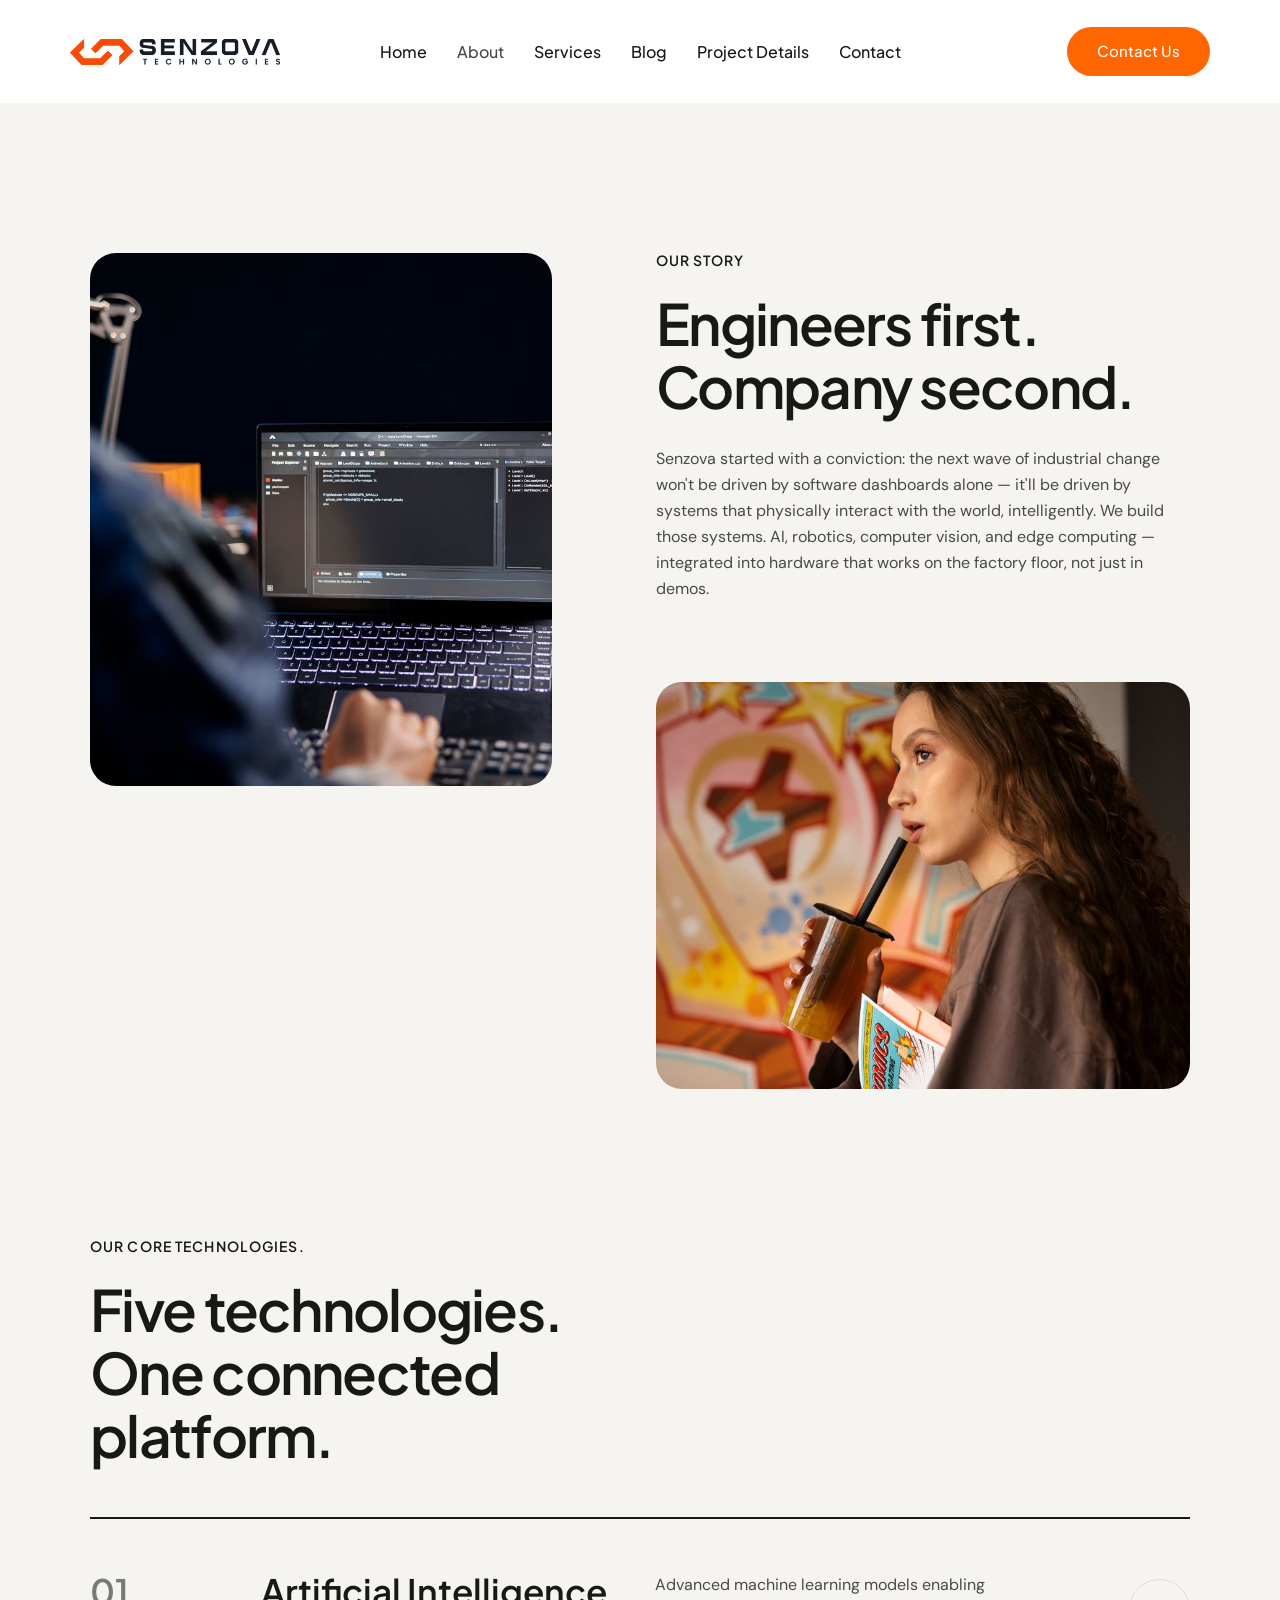
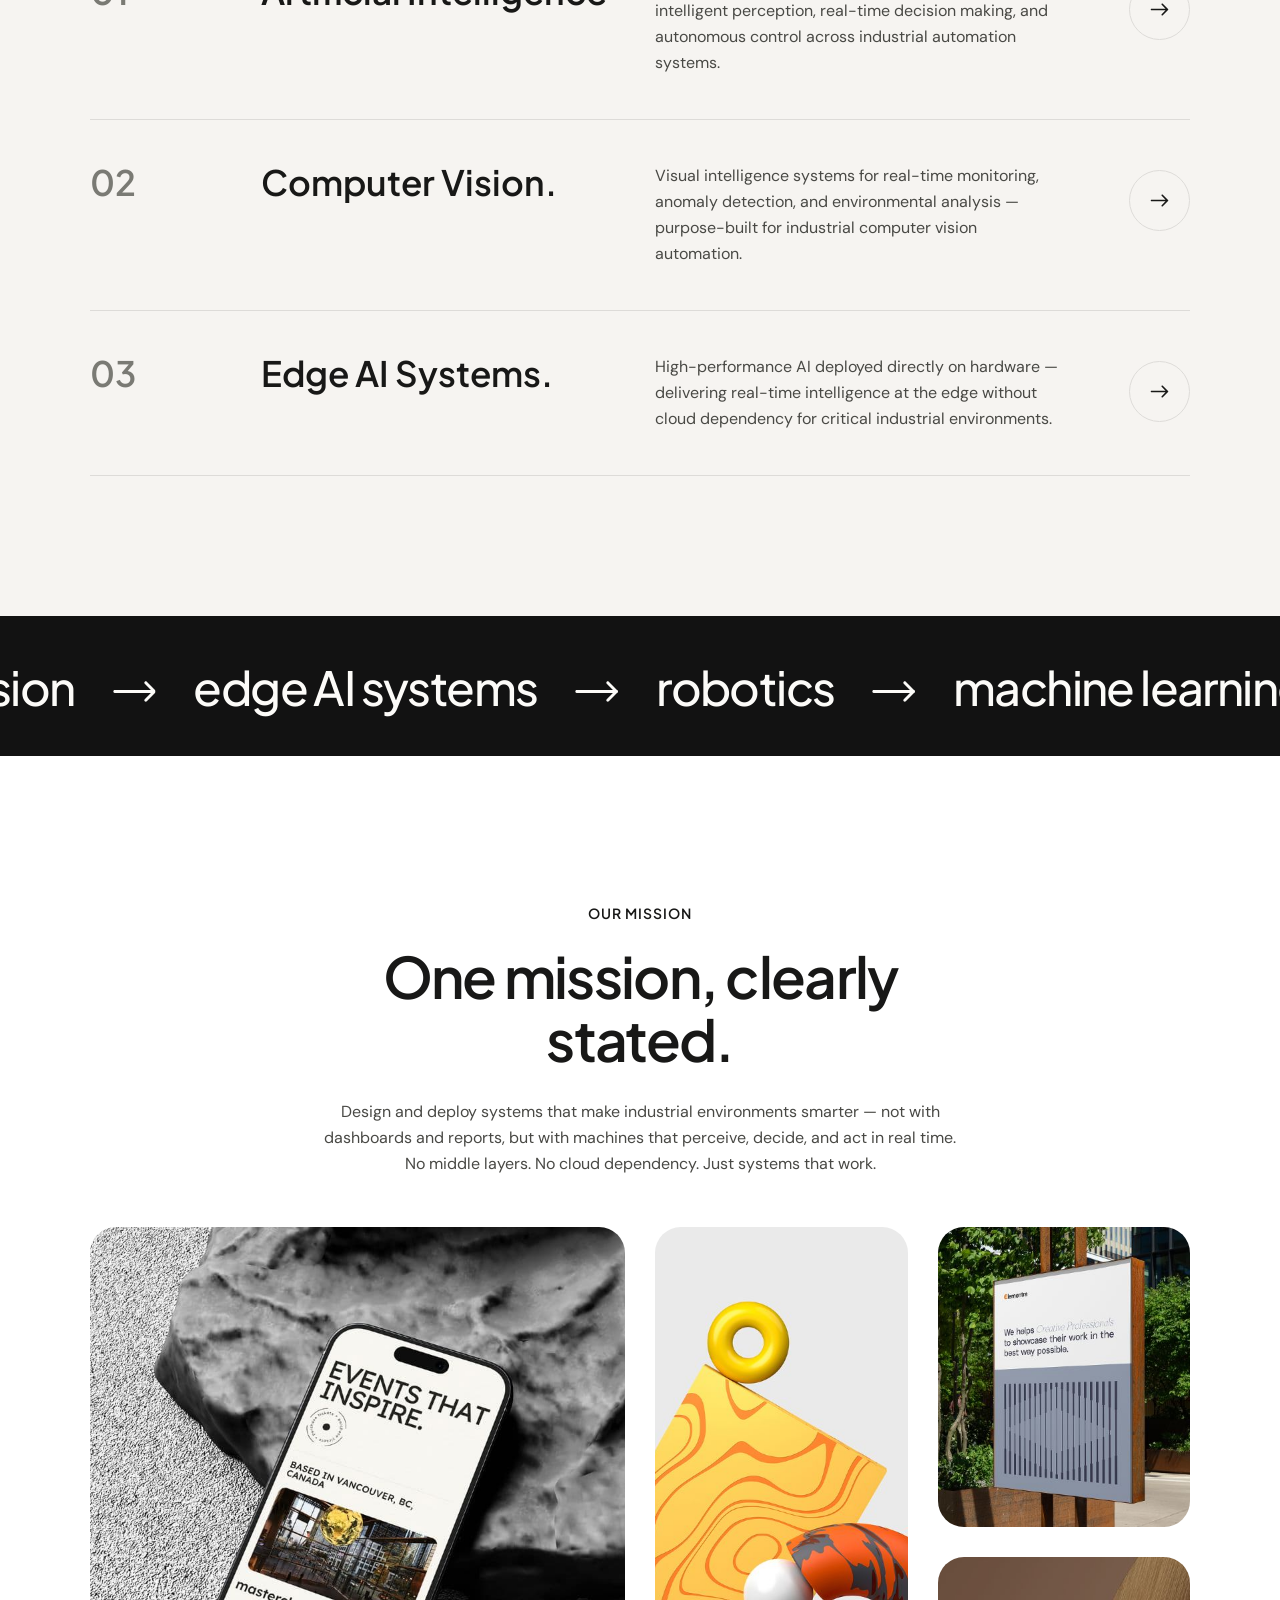
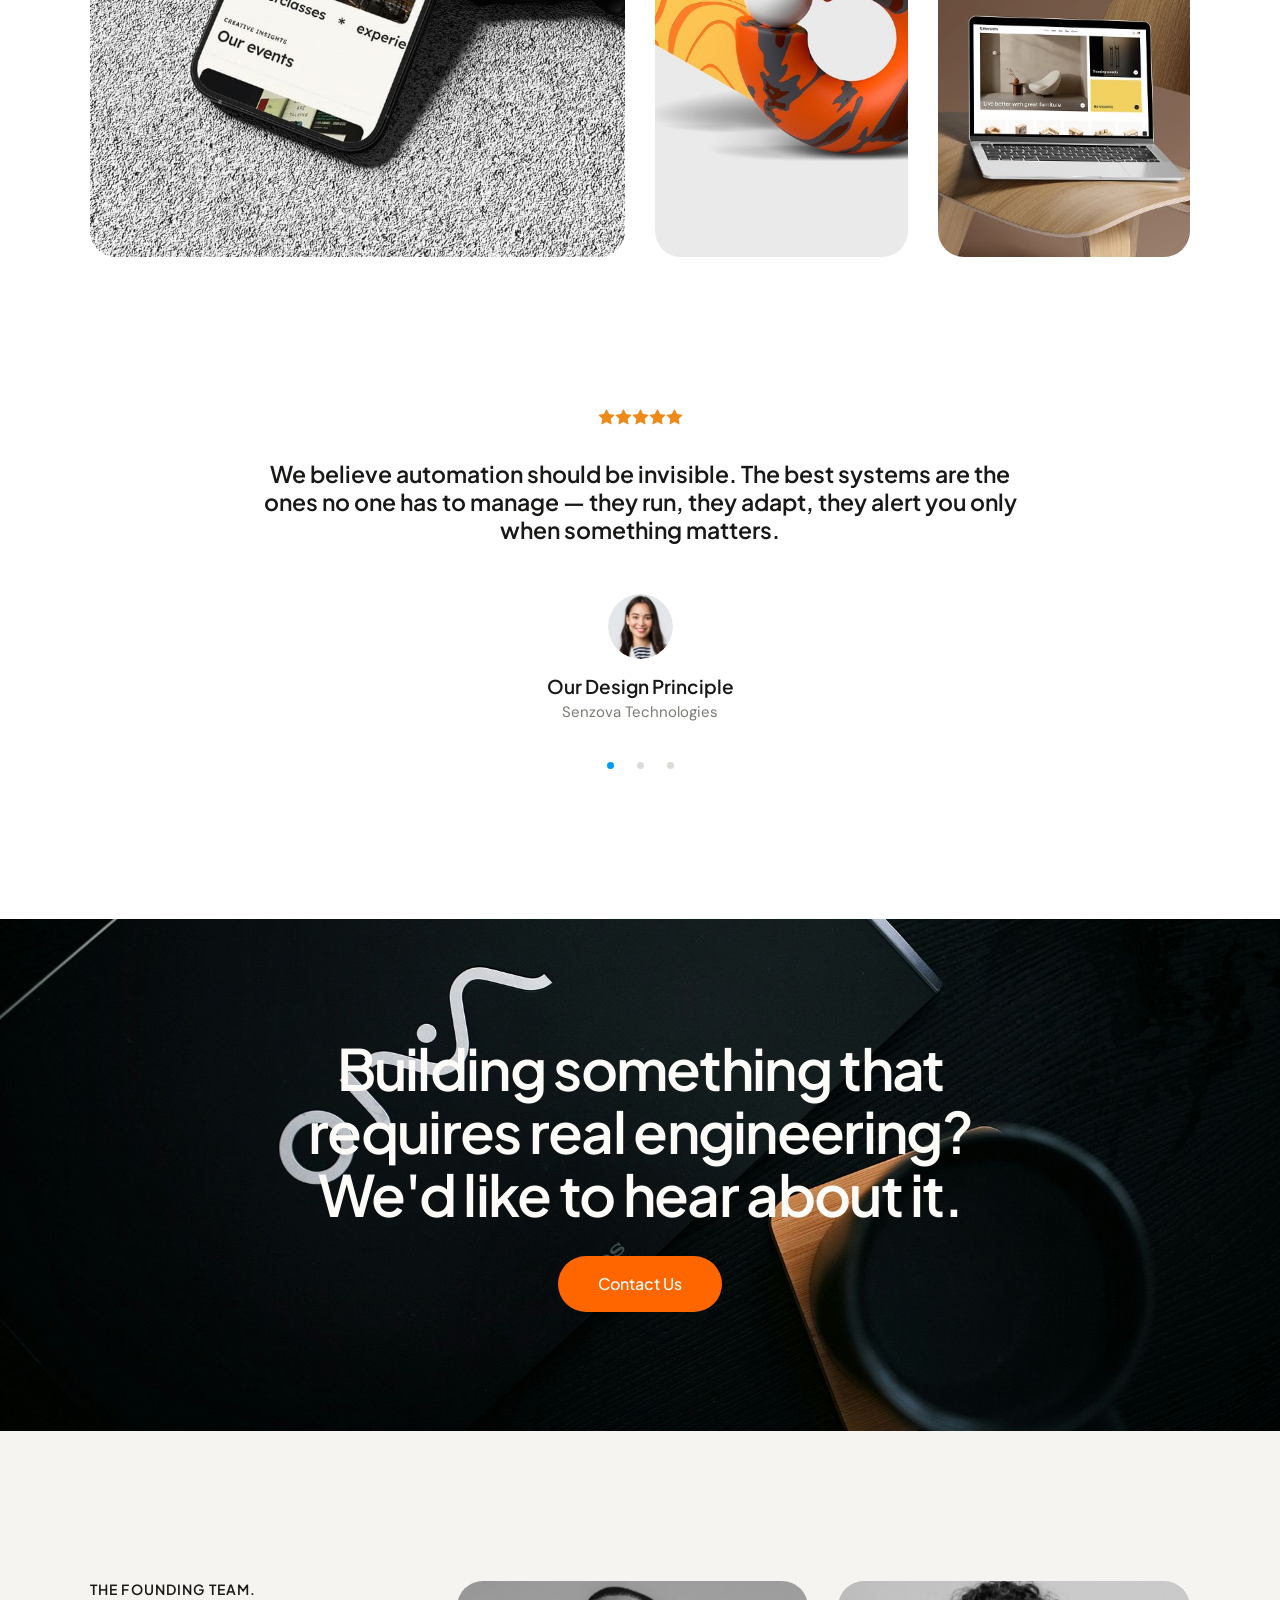
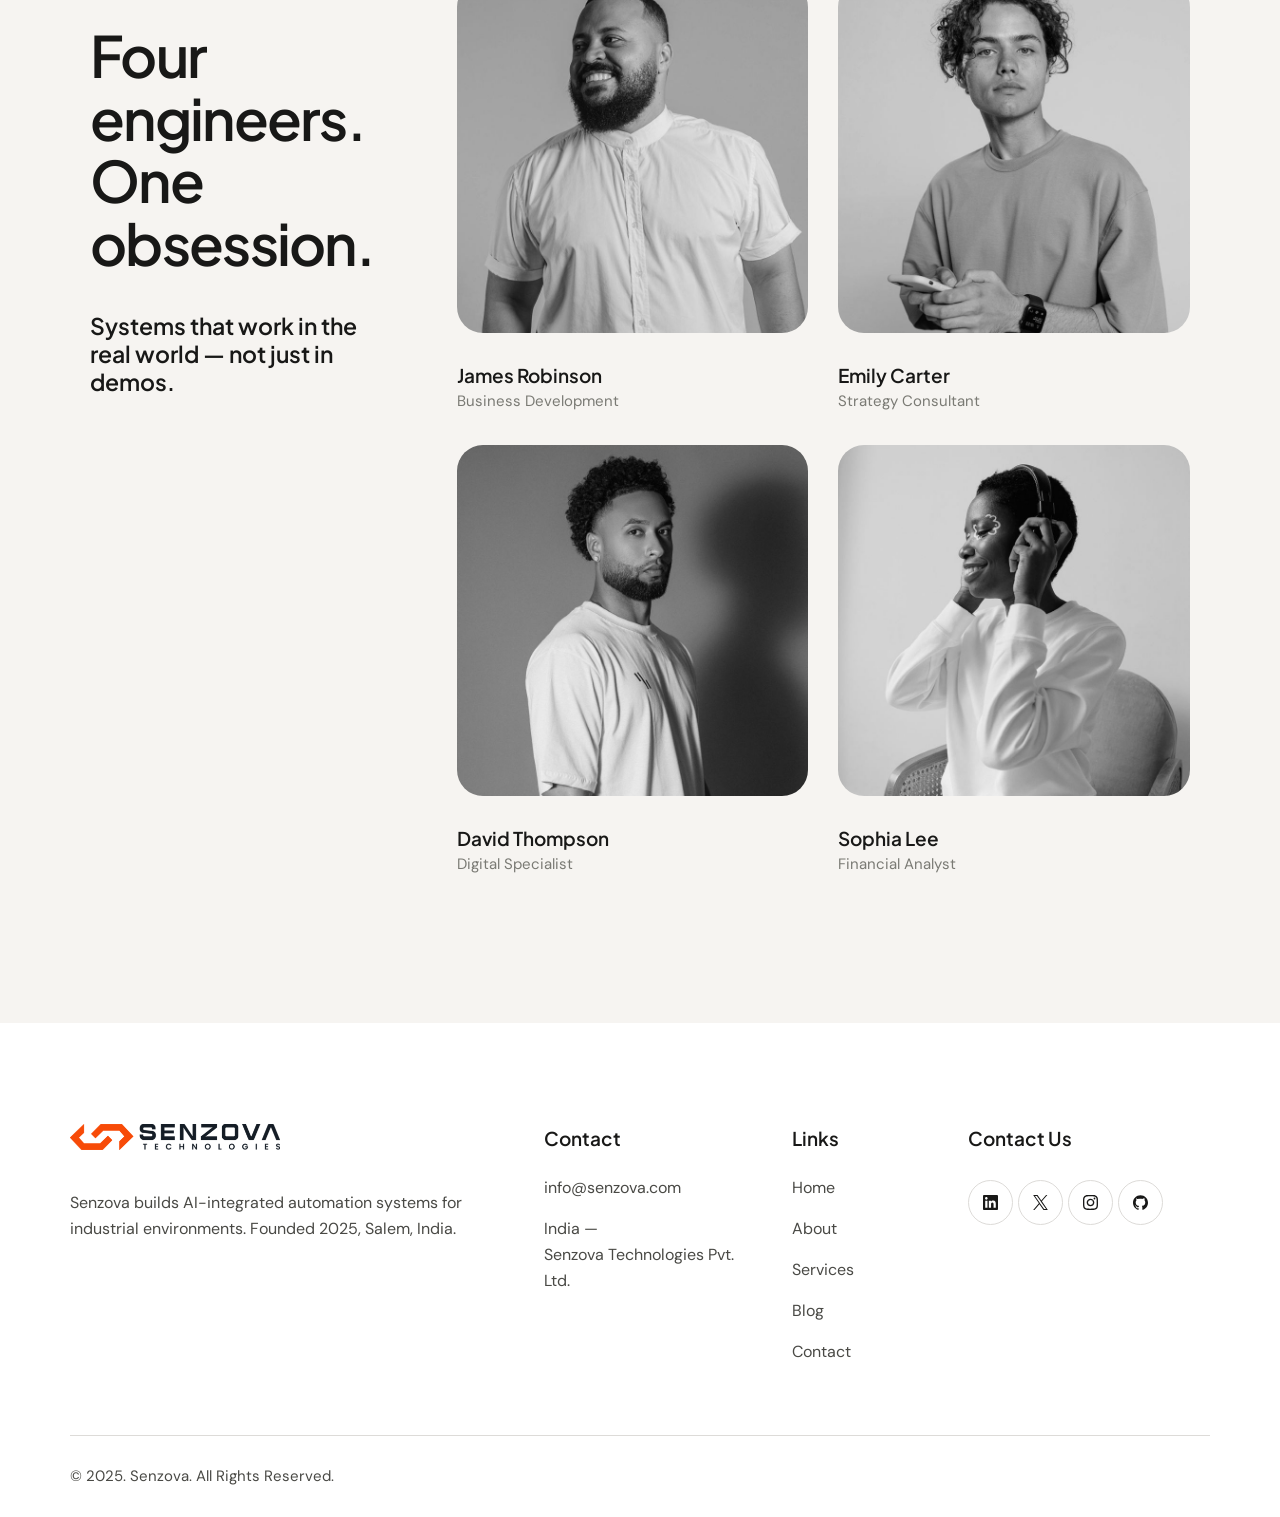
<file: about.html>
<!DOCTYPE html>
<html lang="en-US" class="no-js scheme_default">
  <head>
    <meta charset="UTF-8" />
    <meta name="viewport" content="width=device-width, initial-scale=1" />
    <meta name="format-detection" content="telephone=no" />
    <link rel="profile" href="https://gmpg.org/xfn/11" />
    <title>Senzova Technologies</title>
    <meta name="robots" content="max-image-preview:large" />
    <style>
      img:is([sizes="auto" i], [sizes^="auto," i]) {
        contain-intrinsic-size: 3000px 1500px;
      }
    </style>
    <link rel="dns-prefetch" href="https://fonts.googleapis.com/" />
    <link
      rel="alternate"
      type="application/rss+xml"
      title="Senzova Technologies &raquo; Feed"
      href="/index.html"
    />
    <link
      rel="alternate"
      type="application/rss+xml"
      title="Senzova Technologies &raquo; Comments Feed"
      href="/index.html"
    />
    <meta property="og:type" content="article" />
    <meta
      property="og:url"
      content="https://digital-agency.elementra.themerex.net/about/"
    />
    <meta property="og:title" content="About" />
    <meta
      property="og:description"
      content="															
					Empowering businesses				
					Transform brands through innovation				
		Senzova Technologies is a deep technology company developing intelligent automation systems.		
																														
					Empowering Your Brand Journey				
					We innovate digital experiences				
					01				
					Web design &amp; development				
		We specialize in creating unique digital experiences that resonate with your audience. Our team is dedicated to delivering solutions that drive engagement and growth.		
							
							
					02				
					Digital marketing, SEO,"
    />
    <script type="text/javascript">
      /* <![CDATA[ */
      window._wpemojiSettings = {
        baseUrl: "https:\/\/s.w.org\/images\/core\/emoji\/16.0.1\/72x72\/",
        ext: ".png",
        svgUrl: "https:\/\/s.w.org\/images\/core\/emoji\/16.0.1\/svg\/",
        svgExt: ".svg",
        source: {
          concatemoji:
            "https:\/\/digital-agency.elementra.themerex.net\//wp-includes\/js\/wp-emoji-release.min.js?ver=6.8.2",
        },
      };
      /*! This file is auto-generated */
      !(function (s, n) {
        var o, i, e;
        function c(e) {
          try {
            var t = { supportTests: e, timestamp: new Date().valueOf() };
            sessionStorage.setItem(o, JSON.stringify(t));
          } catch (e) {}
        }
        function p(e, t, n) {
          e.clearRect(0, 0, e.canvas.width, e.canvas.height),
            e.fillText(t, 0, 0);
          var t = new Uint32Array(
              e.getImageData(0, 0, e.canvas.width, e.canvas.height).data
            ),
            a =
              (e.clearRect(0, 0, e.canvas.width, e.canvas.height),
              e.fillText(n, 0, 0),
              new Uint32Array(
                e.getImageData(0, 0, e.canvas.width, e.canvas.height).data
              ));
          return t.every(function (e, t) {
            return e === a[t];
          });
        }
        function u(e, t) {
          e.clearRect(0, 0, e.canvas.width, e.canvas.height),
            e.fillText(t, 0, 0);
          for (
            var n = e.getImageData(16, 16, 1, 1), a = 0;
            a < n.data.length;
            a++
          )
            if (0 !== n.data[a]) return !1;
          return !0;
        }
        function f(e, t, n, a) {
          switch (t) {
            case "flag":
              return n(
                e,
                "\ud83c\udff3\ufe0f\u200d\u26a7\ufe0f",
                "\ud83c\udff3\ufe0f\u200b\u26a7\ufe0f"
              )
                ? !1
                : !n(
                    e,
                    "\ud83c\udde8\ud83c\uddf6",
                    "\ud83c\udde8\u200b\ud83c\uddf6"
                  ) &&
                    !n(
                      e,
                      "\ud83c\udff4\udb40\udc67\udb40\udc62\udb40\udc65\udb40\udc6e\udb40\udc67\udb40\udc7f",
                      "\ud83c\udff4\u200b\udb40\udc67\u200b\udb40\udc62\u200b\udb40\udc65\u200b\udb40\udc6e\u200b\udb40\udc67\u200b\udb40\udc7f"
                    );
            case "emoji":
              return !a(e, "\ud83e\udedf");
          }
          return !1;
        }
        function g(e, t, n, a) {
          var r =
              "undefined" != typeof WorkerGlobalScope &&
              self instanceof WorkerGlobalScope
                ? new OffscreenCanvas(300, 150)
                : s.createElement("canvas"),
            o = r.getContext("2d", { willReadFrequently: !0 }),
            i = ((o.textBaseline = "top"), (o.font = "600 32px Arial"), {});
          return (
            e.forEach(function (e) {
              i[e] = t(o, e, n, a);
            }),
            i
          );
        }
        function t(e) {
          var t = s.createElement("script");
          (t.src = e), (t.defer = !0), s.head.appendChild(t);
        }
        "undefined" != typeof Promise &&
          ((o = "wpEmojiSettingsSupports"),
          (i = ["flag", "emoji"]),
          (n.supports = { everything: !0, everythingExceptFlag: !0 }),
          (e = new Promise(function (e) {
            s.addEventListener("DOMContentLoaded", e, { once: !0 });
          })),
          new Promise(function (t) {
            var n = (function () {
              try {
                var e = JSON.parse(sessionStorage.getItem(o));
                if (
                  "object" == typeof e &&
                  "number" == typeof e.timestamp &&
                  new Date().valueOf() < e.timestamp + 604800 &&
                  "object" == typeof e.supportTests
                )
                  return e.supportTests;
              } catch (e) {}
              return null;
            })();
            if (!n) {
              if (
                "undefined" != typeof Worker &&
                "undefined" != typeof OffscreenCanvas &&
                "undefined" != typeof URL &&
                URL.createObjectURL &&
                "undefined" != typeof Blob
              )
                try {
                  var e =
                      "postMessage(" +
                      g.toString() +
                      "(" +
                      [
                        JSON.stringify(i),
                        f.toString(),
                        p.toString(),
                        u.toString(),
                      ].join(",") +
                      "));",
                    a = new Blob([e], { type: "text/javascript" }),
                    r = new Worker(URL.createObjectURL(a), {
                      name: "wpTestEmojiSupports",
                    });
                  return void (r.onmessage = function (e) {
                    c((n = e.data)), r.terminate(), t(n);
                  });
                } catch (e) {}
              c((n = g(i, f, p, u)));
            }
            t(n);
          })
            .then(function (e) {
              for (var t in e)
                (n.supports[t] = e[t]),
                  (n.supports.everything =
                    n.supports.everything && n.supports[t]),
                  "flag" !== t &&
                    (n.supports.everythingExceptFlag =
                      n.supports.everythingExceptFlag && n.supports[t]);
              (n.supports.everythingExceptFlag =
                n.supports.everythingExceptFlag && !n.supports.flag),
                (n.DOMReady = !1),
                (n.readyCallback = function () {
                  n.DOMReady = !0;
                });
            })
            .then(function () {
              return e;
            })
            .then(function () {
              var e;
              n.supports.everything ||
                (n.readyCallback(),
                (e = n.source || {}).concatemoji
                  ? t(e.concatemoji)
                  : e.wpemoji && e.twemoji && (t(e.twemoji), t(e.wpemoji)));
            }));
      })((window, document), window._wpemojiSettings);
      /* ]]> */
    </script>
    <link
      property="stylesheet"
      rel="stylesheet"
      id="trx_addons-icons-css"
      href="/wp-content/plugins/trx_addons/css/font-icons/css/trx_addons_icons.css"
      type="text/css"
      media="all"
    />
    <link
      property="stylesheet"
      rel="stylesheet"
      href="https://fonts.googleapis.com/css2?family=Inter+Tight:ital,wght@0,100..900;1,100..900&#038;display=swap"
      type="text/css"
      media="all"
    />
    <link
      property="stylesheet"
      rel="stylesheet"
      type="text/css"
      media="all"
    />
    <link
      property="stylesheet"
      rel="stylesheet"
      type="text/css"
      media="all"
    />
    <link
      property="stylesheet"
      rel="stylesheet"
      id="elementra-font-google_fonts-css"
      href="https://fonts.googleapis.com/css2?family=DM+Sans:ital,opsz,wght@0,9..40,100..1000;1,9..40,100..1000&#038;family=Plus+Jakarta+Sans:ital,wght@0,200..800;1,200..800&#038;subset=latin,latin-ext&#038;display=swap"
      type="text/css"
      media="all"
    />
    <link
      property="stylesheet"
      rel="stylesheet"
      id="elementra-fontello-css"
      href="/wp-content/themes/elementra/skins/digital-agency/css/font-icons/css/fontello.css"
      type="text/css"
      media="all"
    />
    <style id="wp-emoji-styles-inline-css" type="text/css">
      img.wp-smiley,
      img.emoji {
        display: inline !important;
        border: none !important;
        box-shadow: none !important;
        height: 1em !important;
        width: 1em !important;
        margin: 0 0.07em !important;
        vertical-align: -0.1em !important;
        background: none !important;
        padding: 0 !important;
      }
    </style>
    <style id="global-styles-inline-css" type="text/css">
      :root {
        --wp--preset--aspect-ratio--square: 1;
        --wp--preset--aspect-ratio--4-3: 4/3;
        --wp--preset--aspect-ratio--3-4: 3/4;
        --wp--preset--aspect-ratio--3-2: 3/2;
        --wp--preset--aspect-ratio--2-3: 2/3;
        --wp--preset--aspect-ratio--16-9: 16/9;
        --wp--preset--aspect-ratio--9-16: 9/16;
        --wp--preset--color--black: #000000;
        --wp--preset--color--cyan-bluish-gray: #abb8c3;
        --wp--preset--color--white: #ffffff;
        --wp--preset--color--pale-pink: #f78da7;
        --wp--preset--color--vivid-red: #cf2e2e;
        --wp--preset--color--luminous-vivid-orange: #ff6900;
        --wp--preset--color--luminous-vivid-amber: #fcb900;
        --wp--preset--color--light-green-cyan: #7bdcb5;
        --wp--preset--color--vivid-green-cyan: #00d084;
        --wp--preset--color--pale-cyan-blue: #8ed1fc;
        --wp--preset--color--vivid-cyan-blue: #0693e3;
        --wp--preset--color--vivid-purple: #9b51e0;
        --wp--preset--color--theme-color-bg-color: #ffffff;
        --wp--preset--color--theme-color-bg-color-2: #f6f4f1;
        --wp--preset--color--theme-color-bd-color: #dddbd8;
        --wp--preset--color--theme-color-title: #181817;
        --wp--preset--color--theme-color-meta: #7a7a74;
        --wp--preset--color--theme-color-link: #ff6600;
        --wp--preset--color--theme-color-hover: #e55b00;
        --wp--preset--gradient--vivid-cyan-blue-to-vivid-purple: linear-gradient(
          135deg,
          rgba(6, 147, 227, 1) 0%,
          rgb(155, 81, 224) 100%
        );
        --wp--preset--gradient--light-green-cyan-to-vivid-green-cyan: linear-gradient(
          135deg,
          rgb(122, 220, 180) 0%,
          rgb(0, 208, 130) 100%
        );
        --wp--preset--gradient--luminous-vivid-amber-to-luminous-vivid-orange: linear-gradient(
          135deg,
          rgba(252, 185, 0, 1) 0%,
          rgba(255, 105, 0, 1) 100%
        );
        --wp--preset--gradient--luminous-vivid-orange-to-vivid-red: linear-gradient(
          135deg,
          rgba(255, 105, 0, 1) 0%,
          rgb(207, 46, 46) 100%
        );
        --wp--preset--gradient--very-light-gray-to-cyan-bluish-gray: linear-gradient(
          135deg,
          rgb(238, 238, 238) 0%,
          rgb(169, 184, 195) 100%
        );
        --wp--preset--gradient--cool-to-warm-spectrum: linear-gradient(
          135deg,
          rgb(74, 234, 220) 0%,
          rgb(151, 120, 209) 20%,
          rgb(207, 42, 186) 40%,
          rgb(238, 44, 130) 60%,
          rgb(251, 105, 98) 80%,
          rgb(254, 248, 76) 100%
        );
        --wp--preset--gradient--blush-light-purple: linear-gradient(
          135deg,
          rgb(255, 206, 236) 0%,
          rgb(152, 150, 240) 100%
        );
        --wp--preset--gradient--blush-bordeaux: linear-gradient(
          135deg,
          rgb(254, 205, 165) 0%,
          rgb(254, 45, 45) 50%,
          rgb(107, 0, 62) 100%
        );
        --wp--preset--gradient--luminous-dusk: linear-gradient(
          135deg,
          rgb(255, 203, 112) 0%,
          rgb(199, 81, 192) 50%,
          rgb(65, 88, 208) 100%
        );
        --wp--preset--gradient--pale-ocean: linear-gradient(
          135deg,
          rgb(255, 245, 203) 0%,
          rgb(182, 227, 212) 50%,
          rgb(51, 167, 181) 100%
        );
        --wp--preset--gradient--electric-grass: linear-gradient(
          135deg,
          rgb(202, 248, 128) 0%,
          rgb(113, 206, 126) 100%
        );
        --wp--preset--gradient--midnight: linear-gradient(
          135deg,
          rgb(2, 3, 129) 0%,
          rgb(40, 116, 252) 100%
        );
        --wp--preset--gradient--vertical-link-to-hover: linear-gradient(
          to bottom,
          var(--theme-color-link) 0%,
          var(--theme-color-hover) 100%
        );
        --wp--preset--gradient--diagonal-link-to-hover: linear-gradient(
          to bottom right,
          var(--theme-color-link) 0%,
          var(--theme-color-hover) 100%
        );
        --wp--preset--font-size--small: 13px;
        --wp--preset--font-size--medium: clamp(
          14px,
          0.875rem + ((1vw - 3.2px) * 0.619),
          20px
        );
        --wp--preset--font-size--large: clamp(
          22.041px,
          1.378rem + ((1vw - 3.2px) * 1.439),
          36px
        );
        --wp--preset--font-size--x-large: clamp(
          25.014px,
          1.563rem + ((1vw - 3.2px) * 1.751),
          42px
        );
        --wp--preset--font-family--p-font: "DM Sans", sans-serif;
        --wp--preset--font-family--post-font: inherit;
        --wp--preset--font-family--h-1-font: "Plus Jakarta Sans", sans-serif;
        --wp--preset--spacing--20: 0.44rem;
        --wp--preset--spacing--30: 0.67rem;
        --wp--preset--spacing--40: 1rem;
        --wp--preset--spacing--50: 1.5rem;
        --wp--preset--spacing--60: 2.25rem;
        --wp--preset--spacing--70: 3.38rem;
        --wp--preset--spacing--80: 5.06rem;
        --wp--preset--shadow--natural: 6px 6px 9px rgba(0, 0, 0, 0.2);
        --wp--preset--shadow--deep: 12px 12px 50px rgba(0, 0, 0, 0.4);
        --wp--preset--shadow--sharp: 6px 6px 0px rgba(0, 0, 0, 0.2);
        --wp--preset--shadow--outlined: 6px 6px 0px -3px rgba(255, 255, 255, 1),
          6px 6px rgba(0, 0, 0, 1);
        --wp--preset--shadow--crisp: 6px 6px 0px rgba(0, 0, 0, 1);
        --wp--custom--spacing--tiny: var(--sc-space-tiny, 1rem);
        --wp--custom--spacing--small: var(--sc-space-small, 2rem);
        --wp--custom--spacing--medium: var(--sc-space-medium, 3.3333rem);
        --wp--custom--spacing--large: var(--sc-space-large, 6.6667rem);
        --wp--custom--spacing--huge: var(--sc-space-huge, 8.6667rem);
      }
      :root {
        --wp--style--global--content-size: 850px;
        --wp--style--global--wide-size: 1290px;
      }
      :where(body) {
        margin: 0;
      }
      .wp-site-blocks > .alignleft {
        float: left;
        margin-right: 2em;
      }
      .wp-site-blocks > .alignright {
        float: right;
        margin-left: 2em;
      }
      .wp-site-blocks > .aligncenter {
        justify-content: center;
        margin-left: auto;
        margin-right: auto;
      }
      :where(.is-layout-flex) {
        gap: 0.5em;
      }
      :where(.is-layout-grid) {
        gap: 0.5em;
      }
      .is-layout-flow > .alignleft {
        float: left;
        margin-inline-start: 0;
        margin-inline-end: 2em;
      }
      .is-layout-flow > .alignright {
        float: right;
        margin-inline-start: 2em;
        margin-inline-end: 0;
      }
      .is-layout-flow > .aligncenter {
        margin-left: auto !important;
        margin-right: auto !important;
      }
      .is-layout-constrained > .alignleft {
        float: left;
        margin-inline-start: 0;
        margin-inline-end: 2em;
      }
      .is-layout-constrained > .alignright {
        float: right;
        margin-inline-start: 2em;
        margin-inline-end: 0;
      }
      .is-layout-constrained > .aligncenter {
        margin-left: auto !important;
        margin-right: auto !important;
      }
      .is-layout-constrained
        > :where(:not(.alignleft):not(.alignright):not(.alignfull)) {
        max-width: var(--wp--style--global--content-size);
        margin-left: auto !important;
        margin-right: auto !important;
      }
      .is-layout-constrained > .alignwide {
        max-width: var(--wp--style--global--wide-size);
      }
      body .is-layout-flex {
        display: flex;
      }
      .is-layout-flex {
        flex-wrap: wrap;
        align-items: center;
      }
      .is-layout-flex > :is(*, div) {
        margin: 0;
      }
      body .is-layout-grid {
        display: grid;
      }
      .is-layout-grid > :is(*, div) {
        margin: 0;
      }
      body {
        padding-top: 0px;
        padding-right: 0px;
        padding-bottom: 0px;
        padding-left: 0px;
      }
      a:where(:not(.wp-element-button)) {
        text-decoration: underline;
      }
      :root :where(.wp-element-button, .wp-block-button__link) {
        background-color: #32373c;
        border-width: 0;
        color: #fff;
        font-family: inherit;
        font-size: inherit;
        line-height: inherit;
        padding: calc(0.667em + 2px) calc(1.333em + 2px);
        text-decoration: none;
      }
      .has-black-color {
        color: var(--wp--preset--color--black) !important;
      }
      .has-cyan-bluish-gray-color {
        color: var(--wp--preset--color--cyan-bluish-gray) !important;
      }
      .has-white-color {
        color: var(--wp--preset--color--white) !important;
      }
      .has-pale-pink-color {
        color: var(--wp--preset--color--pale-pink) !important;
      }
      .has-vivid-red-color {
        color: var(--wp--preset--color--vivid-red) !important;
      }
      .has-luminous-vivid-orange-color {
        color: var(--wp--preset--color--luminous-vivid-orange) !important;
      }
      .has-luminous-vivid-amber-color {
        color: var(--wp--preset--color--luminous-vivid-amber) !important;
      }
      .has-light-green-cyan-color {
        color: var(--wp--preset--color--light-green-cyan) !important;
      }
      .has-vivid-green-cyan-color {
        color: var(--wp--preset--color--vivid-green-cyan) !important;
      }
      .has-pale-cyan-blue-color {
        color: var(--wp--preset--color--pale-cyan-blue) !important;
      }
      .has-vivid-cyan-blue-color {
        color: var(--wp--preset--color--vivid-cyan-blue) !important;
      }
      .has-vivid-purple-color {
        color: var(--wp--preset--color--vivid-purple) !important;
      }
      .has-theme-color-bg-color-color {
        color: var(--wp--preset--color--theme-color-bg-color) !important;
      }
      .has-theme-color-bg-color-2-color {
        color: var(--wp--preset--color--theme-color-bg-color-2) !important;
      }
      .has-theme-color-bd-color-color {
        color: var(--wp--preset--color--theme-color-bd-color) !important;
      }
      .has-theme-color-title-color {
        color: var(--wp--preset--color--theme-color-title) !important;
      }
      .has-theme-color-meta-color {
        color: var(--wp--preset--color--theme-color-meta) !important;
      }
      .has-theme-color-link-color {
        color: var(--wp--preset--color--theme-color-link) !important;
      }
      .has-theme-color-hover-color {
        color: var(--wp--preset--color--theme-color-hover) !important;
      }
      .has-black-background-color {
        background-color: var(--wp--preset--color--black) !important;
      }
      .has-cyan-bluish-gray-background-color {
        background-color: var(--wp--preset--color--cyan-bluish-gray) !important;
      }
      .has-white-background-color {
        background-color: var(--wp--preset--color--white) !important;
      }
      .has-pale-pink-background-color {
        background-color: var(--wp--preset--color--pale-pink) !important;
      }
      .has-vivid-red-background-color {
        background-color: var(--wp--preset--color--vivid-red) !important;
      }
      .has-luminous-vivid-orange-background-color {
        background-color: var(
          --wp--preset--color--luminous-vivid-orange
        ) !important;
      }
      .has-luminous-vivid-amber-background-color {
        background-color: var(
          --wp--preset--color--luminous-vivid-amber
        ) !important;
      }
      .has-light-green-cyan-background-color {
        background-color: var(--wp--preset--color--light-green-cyan) !important;
      }
      .has-vivid-green-cyan-background-color {
        background-color: var(--wp--preset--color--vivid-green-cyan) !important;
      }
      .has-pale-cyan-blue-background-color {
        background-color: var(--wp--preset--color--pale-cyan-blue) !important;
      }
      .has-vivid-cyan-blue-background-color {
        background-color: var(--wp--preset--color--vivid-cyan-blue) !important;
      }
      .has-vivid-purple-background-color {
        background-color: var(--wp--preset--color--vivid-purple) !important;
      }
      .has-theme-color-bg-color-background-color {
        background-color: var(
          --wp--preset--color--theme-color-bg-color
        ) !important;
      }
      .has-theme-color-bg-color-2-background-color {
        background-color: var(
          --wp--preset--color--theme-color-bg-color-2
        ) !important;
      }
      .has-theme-color-bd-color-background-color {
        background-color: var(
          --wp--preset--color--theme-color-bd-color
        ) !important;
      }
      .has-theme-color-title-background-color {
        background-color: var(
          --wp--preset--color--theme-color-title
        ) !important;
      }
      .has-theme-color-meta-background-color {
        background-color: var(--wp--preset--color--theme-color-meta) !important;
      }
      .has-theme-color-link-background-color {
        background-color: var(--wp--preset--color--theme-color-link) !important;
      }
      .has-theme-color-hover-background-color {
        background-color: var(
          --wp--preset--color--theme-color-hover
        ) !important;
      }
      .has-black-border-color {
        border-color: var(--wp--preset--color--black) !important;
      }
      .has-cyan-bluish-gray-border-color {
        border-color: var(--wp--preset--color--cyan-bluish-gray) !important;
      }
      .has-white-border-color {
        border-color: var(--wp--preset--color--white) !important;
      }
      .has-pale-pink-border-color {
        border-color: var(--wp--preset--color--pale-pink) !important;
      }
      .has-vivid-red-border-color {
        border-color: var(--wp--preset--color--vivid-red) !important;
      }
      .has-luminous-vivid-orange-border-color {
        border-color: var(
          --wp--preset--color--luminous-vivid-orange
        ) !important;
      }
      .has-luminous-vivid-amber-border-color {
        border-color: var(--wp--preset--color--luminous-vivid-amber) !important;
      }
      .has-light-green-cyan-border-color {
        border-color: var(--wp--preset--color--light-green-cyan) !important;
      }
      .has-vivid-green-cyan-border-color {
        border-color: var(--wp--preset--color--vivid-green-cyan) !important;
      }
      .has-pale-cyan-blue-border-color {
        border-color: var(--wp--preset--color--pale-cyan-blue) !important;
      }
      .has-vivid-cyan-blue-border-color {
        border-color: var(--wp--preset--color--vivid-cyan-blue) !important;
      }
      .has-vivid-purple-border-color {
        border-color: var(--wp--preset--color--vivid-purple) !important;
      }
      .has-theme-color-bg-color-border-color {
        border-color: var(--wp--preset--color--theme-color-bg-color) !important;
      }
      .has-theme-color-bg-color-2-border-color {
        border-color: var(
          --wp--preset--color--theme-color-bg-color-2
        ) !important;
      }
      .has-theme-color-bd-color-border-color {
        border-color: var(--wp--preset--color--theme-color-bd-color) !important;
      }
      .has-theme-color-title-border-color {
        border-color: var(--wp--preset--color--theme-color-title) !important;
      }
      .has-theme-color-meta-border-color {
        border-color: var(--wp--preset--color--theme-color-meta) !important;
      }
      .has-theme-color-link-border-color {
        border-color: var(--wp--preset--color--theme-color-link) !important;
      }
      .has-theme-color-hover-border-color {
        border-color: var(--wp--preset--color--theme-color-hover) !important;
      }
      .has-vivid-cyan-blue-to-vivid-purple-gradient-background {
        background: var(
          --wp--preset--gradient--vivid-cyan-blue-to-vivid-purple
        ) !important;
      }
      .has-light-green-cyan-to-vivid-green-cyan-gradient-background {
        background: var(
          --wp--preset--gradient--light-green-cyan-to-vivid-green-cyan
        ) !important;
      }
      .has-luminous-vivid-amber-to-luminous-vivid-orange-gradient-background {
        background: var(
          --wp--preset--gradient--luminous-vivid-amber-to-luminous-vivid-orange
        ) !important;
      }
      .has-luminous-vivid-orange-to-vivid-red-gradient-background {
        background: var(
          --wp--preset--gradient--luminous-vivid-orange-to-vivid-red
        ) !important;
      }
      .has-very-light-gray-to-cyan-bluish-gray-gradient-background {
        background: var(
          --wp--preset--gradient--very-light-gray-to-cyan-bluish-gray
        ) !important;
      }
      .has-cool-to-warm-spectrum-gradient-background {
        background: var(
          --wp--preset--gradient--cool-to-warm-spectrum
        ) !important;
      }
      .has-blush-light-purple-gradient-background {
        background: var(--wp--preset--gradient--blush-light-purple) !important;
      }
      .has-blush-bordeaux-gradient-background {
        background: var(--wp--preset--gradient--blush-bordeaux) !important;
      }
      .has-luminous-dusk-gradient-background {
        background: var(--wp--preset--gradient--luminous-dusk) !important;
      }
      .has-pale-ocean-gradient-background {
        background: var(--wp--preset--gradient--pale-ocean) !important;
      }
      .has-electric-grass-gradient-background {
        background: var(--wp--preset--gradient--electric-grass) !important;
      }
      .has-midnight-gradient-background {
        background: var(--wp--preset--gradient--midnight) !important;
      }
      .has-vertical-link-to-hover-gradient-background {
        background: var(
          --wp--preset--gradient--vertical-link-to-hover
        ) !important;
      }
      .has-diagonal-link-to-hover-gradient-background {
        background: var(
          --wp--preset--gradient--diagonal-link-to-hover
        ) !important;
      }
      .has-small-font-size {
        font-size: var(--wp--preset--font-size--small) !important;
      }
      .has-medium-font-size {
        font-size: var(--wp--preset--font-size--medium) !important;
      }
      .has-large-font-size {
        font-size: var(--wp--preset--font-size--large) !important;
      }
      .has-x-large-font-size {
        font-size: var(--wp--preset--font-size--x-large) !important;
      }
      .has-p-font-font-family {
        font-family: var(--wp--preset--font-family--p-font) !important;
      }
      .has-post-font-font-family {
        font-family: var(--wp--preset--font-family--post-font) !important;
      }
      .has-h-1-font-font-family {
        font-family: var(--wp--preset--font-family--h-1-font) !important;
      }
      :root :where(.wp-block-button .wp-block-button__link) {
        background-color: var(--theme-color-text_link);
        border-radius: 0;
        color: var(--theme-color-inverse_link);
        font-family: var(--theme-font-button_font-family);
        font-size: var(--theme-font-button_font-size);
        font-weight: var(--theme-font-button_font-weight);
        line-height: var(--theme-font-button_line-height);
      }
      :where(.wp-block-post-template.is-layout-flex) {
        gap: 1.25em;
      }
      :where(.wp-block-post-template.is-layout-grid) {
        gap: 1.25em;
      }
      :where(.wp-block-columns.is-layout-flex) {
        gap: 2em;
      }
      :where(.wp-block-columns.is-layout-grid) {
        gap: 2em;
      }
      :root :where(.wp-block-pullquote) {
        border-width: 1px 0;
        font-size: clamp(0.984em, 0.984rem + ((1vw - 0.2em) * 0.851), 1.5em);
        line-height: 1.6;
      }
      :root :where(.wp-block-post-comments) {
        padding-top: var(--wp--custom--spacing--small);
      }
      :root :where(.wp-block-quote) {
        border-width: 1px;
      }
    </style>
    <link
      property="stylesheet"
      rel="stylesheet"
      id="magnific-popup-css"
      href="/wp-content/plugins/trx_addons/js/magnific/magnific-popup.min.css"
      type="text/css"
      media="all"
    />
    <link
      property="stylesheet"
      rel="stylesheet"
      id="cute-alert-css"
      href="/wp-content/plugins/metform/public/assets/lib/cute-alert/style.css_ver=3.9.9.css"
      type="text/css"
      media="all"
    />
    <link
      property="stylesheet"
      rel="stylesheet"
      id="text-editor-style-css"
      href="/wp-content/plugins/metform/public/assets/css/text-editor.css_ver=3.9.9.css"
      type="text/css"
      media="all"
    />

    <link
      property="stylesheet"
      rel="stylesheet"
      id="elementor-frontend-css"
      href="/wp-content/uploads/elementor/css/custom-frontend.min.css_ver=1749726700.css"
      type="text/css"
      media="all"
    />
    <style id="elementor-frontend-inline-css" type="text/css">
      .elementor-kit-5 {
        --e-global-color-primary: #6ec1e4;
        --e-global-color-secondary: #54595f;
        --e-global-color-text: #7a7a7a;
        --e-global-color-accent: #61ce70;
        --e-global-typography-primary-font-family: "Roboto";
        --e-global-typography-primary-font-weight: 600;
        --e-global-typography-secondary-font-family: "Roboto Slab";
        --e-global-typography-secondary-font-weight: 400;
        --e-global-typography-text-font-family: "Roboto";
        --e-global-typography-text-font-weight: 400;
        --e-global-typography-accent-font-family: "Roboto";
        --e-global-typography-accent-font-weight: 500;
        --e-global-color-theme_color_bg_color: #ffffff;
        --e-global-color-theme_color_bg_color_2: #f6f4f1;
        --e-global-color-theme_color_bd_color: #dddbd8;
        --e-global-color-theme_color_title: #181817;
        --e-global-color-theme_color_text: #494945;
        --e-global-color-theme_color_meta: #7a7a74;
        --e-global-color-theme_color_link: #ff6600;
        --e-global-color-theme_color_hover: #e55b00;
        --e-global-color-theme_color_alt_bg_color: #121212;
        --e-global-color-theme_color_alt_bg_color_2: #1b1919;
        --e-global-color-theme_color_alt_bd_color: #414141;
        --e-global-color-theme_color_alt_title: #fcfbf8;
        --e-global-color-theme_color_alt_text: #b7b7b7;
        --e-global-color-theme_color_alt_meta: #888888;
        --e-global-color-theme_color_alt_link: #ff6600;
        --e-global-color-theme_color_alt_hover: #e55b00;
        --e-global-typography-theme_font_p-font-family: "DM Sans";
        --e-global-typography-theme_font_p-font-size: 16px;
        --e-global-typography-theme_font_p-font-weight: 400;
        --e-global-typography-theme_font_p-text-transform: none;
        --e-global-typography-theme_font_p-font-style: normal;
        --e-global-typography-theme_font_p-line-height: 1.625em;
        --e-global-typography-theme_font_p-letter-spacing: 0px;
        --e-global-typography-theme_font_post-font-family: "inherit";
        --e-global-typography-theme_font_post-font-weight: inherit;
        --e-global-typography-theme_font_post-text-transform: inherit;
        --e-global-typography-theme_font_post-font-style: inherit;
        --e-global-typography-theme_font_post-text-decoration: inherit;
        --e-global-typography-theme_font_h1-font-family: "Plus Jakarta Sans";
        --e-global-typography-theme_font_h1-font-size: 57px;
        --e-global-typography-theme_font_h1-font-weight: 600;
        --e-global-typography-theme_font_h1-text-transform: none;
        --e-global-typography-theme_font_h1-font-style: normal;
        --e-global-typography-theme_font_h1-text-decoration: none;
        --e-global-typography-theme_font_h1-line-height: 1.1052em;
        --e-global-typography-theme_font_h1-letter-spacing: -1.7px;
        --e-global-typography-theme_font_h2-font-family: "Plus Jakarta Sans";
        --e-global-typography-theme_font_h2-font-size: 47px;
        --e-global-typography-theme_font_h2-font-weight: 600;
        --e-global-typography-theme_font_h2-text-transform: none;
        --e-global-typography-theme_font_h2-font-style: normal;
        --e-global-typography-theme_font_h2-text-decoration: none;
        --e-global-typography-theme_font_h2-line-height: 1.1276em;
        --e-global-typography-theme_font_h2-letter-spacing: 0px;
        --e-global-typography-theme_font_h3-font-family: "Plus Jakarta Sans";
        --e-global-typography-theme_font_h3-font-size: 35px;
        --e-global-typography-theme_font_h3-font-weight: 600;
        --e-global-typography-theme_font_h3-text-transform: none;
        --e-global-typography-theme_font_h3-font-style: normal;
        --e-global-typography-theme_font_h3-text-decoration: none;
        --e-global-typography-theme_font_h3-line-height: 1.1142em;
        --e-global-typography-theme_font_h3-letter-spacing: 0px;
        --e-global-typography-theme_font_h4-font-family: "Plus Jakarta Sans";
        --e-global-typography-theme_font_h4-font-size: 28px;
        --e-global-typography-theme_font_h4-font-weight: 600;
        --e-global-typography-theme_font_h4-text-transform: none;
        --e-global-typography-theme_font_h4-font-style: normal;
        --e-global-typography-theme_font_h4-text-decoration: none;
        --e-global-typography-theme_font_h4-line-height: 1.2143em;
        --e-global-typography-theme_font_h4-letter-spacing: 0px;
        --e-global-typography-theme_font_h5-font-family: "Plus Jakarta Sans";
        --e-global-typography-theme_font_h5-font-size: 23px;
        --e-global-typography-theme_font_h5-font-weight: 600;
        --e-global-typography-theme_font_h5-text-transform: none;
        --e-global-typography-theme_font_h5-font-style: normal;
        --e-global-typography-theme_font_h5-text-decoration: none;
        --e-global-typography-theme_font_h5-line-height: 1.2174em;
        --e-global-typography-theme_font_h5-letter-spacing: 0px;
        --e-global-typography-theme_font_h6-font-family: "Plus Jakarta Sans";
        --e-global-typography-theme_font_h6-font-size: 19px;
        --e-global-typography-theme_font_h6-font-weight: 600;
        --e-global-typography-theme_font_h6-text-transform: none;
        --e-global-typography-theme_font_h6-font-style: normal;
        --e-global-typography-theme_font_h6-text-decoration: none;
        --e-global-typography-theme_font_h6-line-height: 1.2632em;
        --e-global-typography-theme_font_h6-letter-spacing: 0px;
        --e-global-typography-theme_font_logo-font-family: "Plus Jakarta Sans";
        --e-global-typography-theme_font_logo-font-size: 35px;
        --e-global-typography-theme_font_logo-font-weight: 600;
        --e-global-typography-theme_font_logo-text-transform: none;
        --e-global-typography-theme_font_logo-font-style: normal;
        --e-global-typography-theme_font_logo-text-decoration: none;
        --e-global-typography-theme_font_logo-line-height: 1.1142em;
        --e-global-typography-theme_font_logo-letter-spacing: 0px;
        --e-global-typography-theme_font_button-font-family: "Plus Jakarta Sans";
        --e-global-typography-theme_font_button-font-size: 16px;
        --e-global-typography-theme_font_button-font-weight: 500;
        --e-global-typography-theme_font_button-text-transform: none;
        --e-global-typography-theme_font_button-font-style: normal;
        --e-global-typography-theme_font_button-text-decoration: none;
        --e-global-typography-theme_font_button-line-height: 20px;
        --e-global-typography-theme_font_button-letter-spacing: 0px;
        --e-global-typography-theme_font_input-font-family: "inherit";
        --e-global-typography-theme_font_input-font-size: 15px;
        --e-global-typography-theme_font_input-font-weight: 400;
        --e-global-typography-theme_font_input-text-transform: none;
        --e-global-typography-theme_font_input-font-style: normal;
        --e-global-typography-theme_font_input-text-decoration: none;
        --e-global-typography-theme_font_input-line-height: 1.6em;
        --e-global-typography-theme_font_input-letter-spacing: 0px;
        --e-global-typography-theme_font_info-font-family: "inherit";
        --e-global-typography-theme_font_info-font-size: 14px;
        --e-global-typography-theme_font_info-font-weight: 400;
        --e-global-typography-theme_font_info-text-transform: none;
        --e-global-typography-theme_font_info-font-style: normal;
        --e-global-typography-theme_font_info-text-decoration: none;
        --e-global-typography-theme_font_info-line-height: 1.5em;
        --e-global-typography-theme_font_info-letter-spacing: 0px;
        --e-global-typography-theme_font_menu-font-family: "Plus Jakarta Sans";
        --e-global-typography-theme_font_menu-font-size: 16px;
        --e-global-typography-theme_font_menu-font-weight: 500;
        --e-global-typography-theme_font_menu-text-transform: none;
        --e-global-typography-theme_font_menu-font-style: normal;
        --e-global-typography-theme_font_menu-text-decoration: none;
        --e-global-typography-theme_font_menu-line-height: 1.5em;
        --e-global-typography-theme_font_menu-letter-spacing: 0px;
        --e-global-typography-theme_font_submenu-font-family: "Plus Jakarta Sans";
        --e-global-typography-theme_font_submenu-font-size: 16px;
        --e-global-typography-theme_font_submenu-font-weight: 500;
        --e-global-typography-theme_font_submenu-text-transform: none;
        --e-global-typography-theme_font_submenu-font-style: normal;
        --e-global-typography-theme_font_submenu-text-decoration: none;
        --e-global-typography-theme_font_submenu-line-height: 1.4em;
        --e-global-typography-theme_font_submenu-letter-spacing: -0.3px;
      }
      .elementor-section.elementor-section-boxed > .elementor-container {
        max-width: 1290px;
      }
      .e-con {
        --container-max-width: 1290px;
        --container-default-padding-top: 0px;
        --container-default-padding-right: 0px;
        --container-default-padding-bottom: 0px;
        --container-default-padding-left: 0px;
      }
      .elementor-widget:not(:last-child) {
        margin-block-end: 30px;
      }
      .elementor-element {
        --widgets-spacing: 30px 30px;
        --widgets-spacing-row: 30px;
        --widgets-spacing-column: 30px;
      }

      .sc_layouts_title_caption {
        display: var(--page-title-display);
      }
      @media (max-width: 1279px) {
        .elementor-kit-5 {
          --e-global-typography-theme_font_h1-font-size: 45px;
          --e-global-typography-theme_font_h1-letter-spacing: 0px;
          --e-global-typography-theme_font_h2-font-size: 36px;
          --e-global-typography-theme_font_h3-font-size: 28px;
          --e-global-typography-theme_font_h4-font-size: 22px;
          --e-global-typography-theme_font_h5-font-size: 20px;
          --e-global-typography-theme_font_h6-font-size: 18px;
          --e-global-typography-theme_font_logo-font-size: 28px;
        }
        .elementor-section.elementor-section-boxed > .elementor-container {
          max-width: 1024px;
        }
        .e-con {
          --container-max-width: 1024px;
        }
      }
      @media (max-width: 767px) {
        .elementor-kit-5 {
          --e-global-typography-theme_font_p-font-size: 15px;
          --e-global-typography-theme_font_h1-font-size: 36px;
          --e-global-typography-theme_font_h1-letter-spacing: 0px;
          --e-global-typography-theme_font_h2-font-size: 31px;
          --e-global-typography-theme_font_h3-font-size: 26px;
          --e-global-typography-theme_font_h5-font-size: 19px;
          --e-global-typography-theme_font_h6-font-size: 17px;
          --e-global-typography-theme_font_logo-font-size: 22px;
          --e-global-typography-theme_font_button-font-size: 15px;
        }
        .elementor-section.elementor-section-boxed > .elementor-container {
          max-width: 767px;
        }
        .e-con {
          --container-max-width: 767px;
        }
      }
      .elementor-367 .elementor-element.elementor-element-71a9ddc9 {
        --display: flex;
        --flex-direction: row;
        --container-widget-width: initial;
        --container-widget-height: 100%;
        --container-widget-flex-grow: 1;
        --container-widget-align-self: stretch;
        --flex-wrap-mobile: wrap;
        --padding-top: 150px;
        --padding-bottom: 150px;
        --padding-left: 0px;
        --padding-right: 0px;
      }
      .elementor-367
        .elementor-element.elementor-element-71a9ddc9:not(
          .elementor-motion-effects-element-type-background
        ),
      .elementor-367
        .elementor-element.elementor-element-71a9ddc9
        > .elementor-motion-effects-container
        > .elementor-motion-effects-layer {
        background-color: var(--e-global-color-theme_color_bg_color_2);
      }
      .elementor-367
        .elementor-element.elementor-element-71a9ddc9
        .trx_addons_bg_text {
        z-index: 0;
      }
      .elementor-367
        .elementor-element.elementor-element-71a9ddc9
        .trx_addons_bg_text.trx_addons_marquee_wrap:not(
          .trx_addons_marquee_reverse
        )
        .trx_addons_marquee_element {
        padding-right: 50px;
      }
      .elementor-367
        .elementor-element.elementor-element-71a9ddc9
        .trx_addons_bg_text.trx_addons_marquee_wrap.trx_addons_marquee_reverse
        .trx_addons_marquee_element {
        padding-left: 50px;
      }
      .elementor-367 .elementor-element.elementor-element-3e24820c {
        --display: flex;
        --padding-top: 0vw;
        --padding-bottom: 0vw;
        --padding-left: 0vw;
        --padding-right: 5.8vw;
      }
      .elementor-367
        .elementor-element.elementor-element-3e24820c
        .trx_addons_bg_text {
        z-index: 0;
      }
      .elementor-367
        .elementor-element.elementor-element-3e24820c
        .trx_addons_bg_text.trx_addons_marquee_wrap:not(
          .trx_addons_marquee_reverse
        )
        .trx_addons_marquee_element {
        padding-right: 50px;
      }
      .elementor-367
        .elementor-element.elementor-element-3e24820c
        .trx_addons_bg_text.trx_addons_marquee_wrap.trx_addons_marquee_reverse
        .trx_addons_marquee_element {
        padding-left: 50px;
      }
      .elementor-367 .elementor-element.elementor-element-12057b54 img {
        border-radius: 26px 26px 26px 26px;
      }
      .elementor-367 .elementor-element.elementor-element-4451f1e0 {
        --display: flex;
        --gap: 0px 0px;
        --row-gap: 0px;
        --column-gap: 0px;
      }
      .elementor-367
        .elementor-element.elementor-element-4451f1e0
        .trx_addons_bg_text {
        z-index: 0;
      }
      .elementor-367
        .elementor-element.elementor-element-4451f1e0
        .trx_addons_bg_text.trx_addons_marquee_wrap:not(
          .trx_addons_marquee_reverse
        )
        .trx_addons_marquee_element {
        padding-right: 50px;
      }
      .elementor-367
        .elementor-element.elementor-element-4451f1e0
        .trx_addons_bg_text.trx_addons_marquee_wrap.trx_addons_marquee_reverse
        .trx_addons_marquee_element {
        padding-left: 50px;
      }
      .elementor-367 .elementor-element.elementor-element-648d7374 {
        --display: flex;
        --gap: 0px 0px;
        --row-gap: 0px;
        --column-gap: 0px;
        --margin-top: 0px;
        --margin-bottom: 80px;
        --margin-left: 0px;
        --margin-right: 0px;
      }
      .elementor-367
        .elementor-element.elementor-element-648d7374
        .trx_addons_bg_text {
        z-index: 0;
      }
      .elementor-367
        .elementor-element.elementor-element-648d7374
        .trx_addons_bg_text.trx_addons_marquee_wrap:not(
          .trx_addons_marquee_reverse
        )
        .trx_addons_marquee_element {
        padding-right: 50px;
      }
      .elementor-367
        .elementor-element.elementor-element-648d7374
        .trx_addons_bg_text.trx_addons_marquee_wrap.trx_addons_marquee_reverse
        .trx_addons_marquee_element {
        padding-left: 50px;
      }
      .elementor-367
        .elementor-element.elementor-element-7c353717
        > .elementor-widget-container {
        margin: 0px 0px 25px 0px;
      }
      .elementor-367
        .elementor-element.elementor-element-7c353717
        .elementor-heading-title {
        font-size: 14px;
        text-transform: uppercase;
        line-height: 1em;
        letter-spacing: 1px;
      }
      .elementor-367
        .elementor-element.elementor-element-6694760b
        > .elementor-widget-container {
        margin: 0px 0px 28px 0px;
      }
      .elementor-367 .elementor-element.elementor-element-4eb9d0c img {
        border-radius: 26px 26px 26px 26px;
      }
      .elementor-367 .elementor-element.elementor-element-24b673e0 {
        --display: flex;
        --flex-direction: column;
        --container-widget-width: 100%;
        --container-widget-height: initial;
        --container-widget-flex-grow: 0;
        --container-widget-align-self: initial;
        --flex-wrap-mobile: wrap;
        --gap: 0px 0px;
        --row-gap: 0px;
        --column-gap: 0px;
        --padding-top: 0px;
        --padding-bottom: 140px;
        --padding-left: 0px;
        --padding-right: 0px;
      }
      .elementor-367
        .elementor-element.elementor-element-24b673e0:not(
          .elementor-motion-effects-element-type-background
        ),
      .elementor-367
        .elementor-element.elementor-element-24b673e0
        > .elementor-motion-effects-container
        > .elementor-motion-effects-layer {
        background-color: var(--e-global-color-theme_color_bg_color_2);
      }
      .elementor-367
        .elementor-element.elementor-element-24b673e0
        .trx_addons_bg_text {
        z-index: 0;
      }
      .elementor-367
        .elementor-element.elementor-element-24b673e0
        .trx_addons_bg_text.trx_addons_marquee_wrap:not(
          .trx_addons_marquee_reverse
        )
        .trx_addons_marquee_element {
        padding-right: 50px;
      }
      .elementor-367
        .elementor-element.elementor-element-24b673e0
        .trx_addons_bg_text.trx_addons_marquee_wrap.trx_addons_marquee_reverse
        .trx_addons_marquee_element {
        padding-left: 50px;
      }
      .elementor-367 .elementor-element.elementor-element-72b03648 {
        --display: flex;
        --gap: 0px 0px;
        --row-gap: 0px;
        --column-gap: 0px;
        border-style: solid;
        --border-style: solid;
        border-width: 0px 0px 2px 0px;
        --border-top-width: 0px;
        --border-right-width: 0px;
        --border-bottom-width: 2px;
        --border-left-width: 0px;
        border-color: var(--e-global-color-theme_color_title);
        --border-color: var(--e-global-color-theme_color_title);
        --margin-top: 0px;
        --margin-bottom: 53px;
        --margin-left: 0px;
        --margin-right: 0px;
        --padding-top: 0px;
        --padding-bottom: 50px;
        --padding-left: 0px;
        --padding-right: 0px;
      }
      .elementor-367
        .elementor-element.elementor-element-72b03648
        .trx_addons_bg_text {
        z-index: 0;
      }
      .elementor-367
        .elementor-element.elementor-element-72b03648
        .trx_addons_bg_text.trx_addons_marquee_wrap:not(
          .trx_addons_marquee_reverse
        )
        .trx_addons_marquee_element {
        padding-right: 50px;
      }
      .elementor-367
        .elementor-element.elementor-element-72b03648
        .trx_addons_bg_text.trx_addons_marquee_wrap.trx_addons_marquee_reverse
        .trx_addons_marquee_element {
        padding-left: 50px;
      }
      .elementor-367
        .elementor-element.elementor-element-31ba5312
        > .elementor-widget-container {
        margin: 0px 0px 25px 0px;
      }
      .elementor-367
        .elementor-element.elementor-element-31ba5312
        .elementor-heading-title {
        font-size: 14px;
        text-transform: uppercase;
        line-height: 1em;
        letter-spacing: 1.12px;
      }
      .elementor-367 .elementor-element.elementor-element-4abce66e {
        width: var(--container-widget-width, 550px);
        max-width: 550px;
        --container-widget-width: 550px;
        --container-widget-flex-grow: 0;
      }
      .elementor-367 .elementor-element.elementor-element-376234d7 {
        --display: flex;
        --flex-direction: column;
        --container-widget-width: 100%;
        --container-widget-height: initial;
        --container-widget-flex-grow: 0;
        --container-widget-align-self: initial;
        --flex-wrap-mobile: wrap;
        --gap: 43px 43px;
        --row-gap: 43px;
        --column-gap: 43px;
      }
      .elementor-367
        .elementor-element.elementor-element-376234d7
        .trx_addons_bg_text {
        z-index: 0;
      }
      .elementor-367
        .elementor-element.elementor-element-376234d7
        .trx_addons_bg_text.trx_addons_marquee_wrap:not(
          .trx_addons_marquee_reverse
        )
        .trx_addons_marquee_element {
        padding-right: 50px;
      }
      .elementor-367
        .elementor-element.elementor-element-376234d7
        .trx_addons_bg_text.trx_addons_marquee_wrap.trx_addons_marquee_reverse
        .trx_addons_marquee_element {
        padding-left: 50px;
      }
      .elementor-367 .elementor-element.elementor-element-3bbbb826 {
        --display: flex;
        --flex-direction: row;
        --container-widget-width: initial;
        --container-widget-height: 100%;
        --container-widget-flex-grow: 1;
        --container-widget-align-self: stretch;
        --flex-wrap-mobile: wrap;
        border-style: solid;
        --border-style: solid;
        border-width: 0px 0px 1px 0px;
        --border-top-width: 0px;
        --border-right-width: 0px;
        --border-bottom-width: 1px;
        --border-left-width: 0px;
        border-color: var(--e-global-color-theme_color_bd_color);
        --border-color: var(--e-global-color-theme_color_bd_color);
        --padding-top: 0px;
        --padding-bottom: 43px;
        --padding-left: 0px;
        --padding-right: 0px;
      }
      .elementor-367
        .elementor-element.elementor-element-3bbbb826
        .trx_addons_bg_text {
        z-index: 0;
      }
      .elementor-367
        .elementor-element.elementor-element-3bbbb826
        .trx_addons_bg_text.trx_addons_marquee_wrap:not(
          .trx_addons_marquee_reverse
        )
        .trx_addons_marquee_element {
        padding-right: 50px;
      }
      .elementor-367
        .elementor-element.elementor-element-3bbbb826
        .trx_addons_bg_text.trx_addons_marquee_wrap.trx_addons_marquee_reverse
        .trx_addons_marquee_element {
        padding-left: 50px;
      }
      .elementor-367 .elementor-element.elementor-element-3b27b52 {
        width: var(--container-widget-width, 14%);
        max-width: 14%;
        --container-widget-width: 14%;
        --container-widget-flex-grow: 0;
      }
      .elementor-367
        .elementor-element.elementor-element-3b27b52
        .elementor-heading-title {
        color: var(--e-global-color-theme_color_meta);
      }
      .elementor-367 .elementor-element.elementor-element-32ec16db {
        width: var(--container-widget-width, 36%);
        max-width: 36%;
        --container-widget-width: 36%;
        --container-widget-flex-grow: 0;
      }
      .elementor-367 .elementor-element.elementor-element-3a304f84 {
        width: var(--container-widget-width, 40%);
        max-width: 40%;
        --container-widget-width: 40%;
        --container-widget-flex-grow: 0;
      }
      .elementor-367 .elementor-element.elementor-element-53f69831 {
        --display: flex;
        --flex-direction: row;
        --container-widget-width: calc(
          (1 - var(--container-widget-flex-grow)) * 100%
        );
        --container-widget-height: 100%;
        --container-widget-flex-grow: 1;
        --container-widget-align-self: stretch;
        --flex-wrap-mobile: wrap;
        --justify-content: flex-end;
        --align-items: flex-start;
        --padding-top: 7px;
        --padding-bottom: 0px;
        --padding-left: 0px;
        --padding-right: 0px;
      }
      .elementor-367
        .elementor-element.elementor-element-53f69831
        .trx_addons_bg_text {
        z-index: 0;
      }
      .elementor-367
        .elementor-element.elementor-element-53f69831
        .trx_addons_bg_text.trx_addons_marquee_wrap:not(
          .trx_addons_marquee_reverse
        )
        .trx_addons_marquee_element {
        padding-right: 50px;
      }
      .elementor-367
        .elementor-element.elementor-element-53f69831
        .trx_addons_bg_text.trx_addons_marquee_wrap.trx_addons_marquee_reverse
        .trx_addons_marquee_element {
        padding-left: 50px;
      }
      .elementor-367
        .elementor-element.elementor-element-6d4c1fde
        > .elementor-widget-container:hover {
        --e-transform-rotateZ: -45deg;
      }
      .elementor-367
        .elementor-element.elementor-element-6d4c1fde
        .trx-addons-info-box-icon {
        font-size: 19px;
        color: var(--e-global-color-theme_color_title);
        border-style: solid;
        border-width: 1px 1px 1px 1px;
        border-color: var(--e-global-color-theme_color_bd_color);
        border-radius: 50% 50% 50% 50%;
        overflow: hidden;
        padding: 20px 20px 20px 20px;
      }
      .elementor-367
        .elementor-element.elementor-element-6d4c1fde
        .trx-addons-info-box-icon
        svg {
        fill: var(--e-global-color-theme_color_title);
      }
      .elementor-367
        .elementor-element.elementor-element-6d4c1fde
        .trx-addons-info-box-container:hover
        .trx-addons-info-box-icon {
        border-color: var(--e-global-color-theme_color_title);
      }
      .elementor-367
        .elementor-element.elementor-element-6d4c1fde
        .trx-addons-info-box-container {
        align-items: flex-start;
        justify-content: flex-start;
      }
      .elementor-367
        .elementor-element.elementor-element-6d4c1fde
        .trx-addons-info-box {
        text-align: right;
      }
      .elementor-367 .elementor-element.elementor-element-473363f5 {
        --display: flex;
        --flex-direction: row;
        --container-widget-width: initial;
        --container-widget-height: 100%;
        --container-widget-flex-grow: 1;
        --container-widget-align-self: stretch;
        --flex-wrap-mobile: wrap;
        border-style: solid;
        --border-style: solid;
        border-width: 0px 0px 1px 0px;
        --border-top-width: 0px;
        --border-right-width: 0px;
        --border-bottom-width: 1px;
        --border-left-width: 0px;
        border-color: var(--e-global-color-theme_color_bd_color);
        --border-color: var(--e-global-color-theme_color_bd_color);
        --padding-top: 0px;
        --padding-bottom: 43px;
        --padding-left: 0px;
        --padding-right: 0px;
      }
      .elementor-367
        .elementor-element.elementor-element-473363f5
        .trx_addons_bg_text {
        z-index: 0;
      }
      .elementor-367
        .elementor-element.elementor-element-473363f5
        .trx_addons_bg_text.trx_addons_marquee_wrap:not(
          .trx_addons_marquee_reverse
        )
        .trx_addons_marquee_element {
        padding-right: 50px;
      }
      .elementor-367
        .elementor-element.elementor-element-473363f5
        .trx_addons_bg_text.trx_addons_marquee_wrap.trx_addons_marquee_reverse
        .trx_addons_marquee_element {
        padding-left: 50px;
      }
      .elementor-367 .elementor-element.elementor-element-54c7fae5 {
        width: var(--container-widget-width, 14%);
        max-width: 14%;
        --container-widget-width: 14%;
        --container-widget-flex-grow: 0;
      }
      .elementor-367
        .elementor-element.elementor-element-54c7fae5
        .elementor-heading-title {
        color: var(--e-global-color-theme_color_meta);
      }
      .elementor-367 .elementor-element.elementor-element-562491d4 {
        width: var(--container-widget-width, 36%);
        max-width: 36%;
        --container-widget-width: 36%;
        --container-widget-flex-grow: 0;
      }
      .elementor-367 .elementor-element.elementor-element-1e796e2d {
        width: var(--container-widget-width, 40%);
        max-width: 40%;
        --container-widget-width: 40%;
        --container-widget-flex-grow: 0;
      }
      .elementor-367 .elementor-element.elementor-element-62d5100f {
        --display: flex;
        --flex-direction: row;
        --container-widget-width: calc(
          (1 - var(--container-widget-flex-grow)) * 100%
        );
        --container-widget-height: 100%;
        --container-widget-flex-grow: 1;
        --container-widget-align-self: stretch;
        --flex-wrap-mobile: wrap;
        --justify-content: flex-end;
        --align-items: flex-start;
        --padding-top: 7px;
        --padding-bottom: 0px;
        --padding-left: 0px;
        --padding-right: 0px;
      }
      .elementor-367
        .elementor-element.elementor-element-62d5100f
        .trx_addons_bg_text {
        z-index: 0;
      }
      .elementor-367
        .elementor-element.elementor-element-62d5100f
        .trx_addons_bg_text.trx_addons_marquee_wrap:not(
          .trx_addons_marquee_reverse
        )
        .trx_addons_marquee_element {
        padding-right: 50px;
      }
      .elementor-367
        .elementor-element.elementor-element-62d5100f
        .trx_addons_bg_text.trx_addons_marquee_wrap.trx_addons_marquee_reverse
        .trx_addons_marquee_element {
        padding-left: 50px;
      }
      .elementor-367
        .elementor-element.elementor-element-b393b86
        > .elementor-widget-container:hover {
        --e-transform-rotateZ: -45deg;
      }
      .elementor-367
        .elementor-element.elementor-element-b393b86
        .trx-addons-info-box-icon {
        font-size: 19px;
        color: var(--e-global-color-theme_color_title);
        border-style: solid;
        border-width: 1px 1px 1px 1px;
        border-color: var(--e-global-color-theme_color_bd_color);
        border-radius: 50% 50% 50% 50%;
        overflow: hidden;
        padding: 20px 20px 20px 20px;
      }
      .elementor-367
        .elementor-element.elementor-element-b393b86
        .trx-addons-info-box-icon
        svg {
        fill: var(--e-global-color-theme_color_title);
      }
      .elementor-367
        .elementor-element.elementor-element-b393b86
        .trx-addons-info-box-container:hover
        .trx-addons-info-box-icon {
        border-color: var(--e-global-color-theme_color_title);
      }
      .elementor-367
        .elementor-element.elementor-element-b393b86
        .trx-addons-info-box-container {
        align-items: flex-start;
        justify-content: flex-start;
      }
      .elementor-367
        .elementor-element.elementor-element-b393b86
        .trx-addons-info-box {
        text-align: right;
      }
      .elementor-367 .elementor-element.elementor-element-3490433e {
        --display: flex;
        --flex-direction: row;
        --container-widget-width: initial;
        --container-widget-height: 100%;
        --container-widget-flex-grow: 1;
        --container-widget-align-self: stretch;
        --flex-wrap-mobile: wrap;
        border-style: solid;
        --border-style: solid;
        border-width: 0px 0px 1px 0px;
        --border-top-width: 0px;
        --border-right-width: 0px;
        --border-bottom-width: 1px;
        --border-left-width: 0px;
        border-color: var(--e-global-color-theme_color_bd_color);
        --border-color: var(--e-global-color-theme_color_bd_color);
        --padding-top: 0px;
        --padding-bottom: 43px;
        --padding-left: 0px;
        --padding-right: 0px;
      }
      .elementor-367
        .elementor-element.elementor-element-3490433e
        .trx_addons_bg_text {
        z-index: 0;
      }
      .elementor-367
        .elementor-element.elementor-element-3490433e
        .trx_addons_bg_text.trx_addons_marquee_wrap:not(
          .trx_addons_marquee_reverse
        )
        .trx_addons_marquee_element {
        padding-right: 50px;
      }
      .elementor-367
        .elementor-element.elementor-element-3490433e
        .trx_addons_bg_text.trx_addons_marquee_wrap.trx_addons_marquee_reverse
        .trx_addons_marquee_element {
        padding-left: 50px;
      }
      .elementor-367 .elementor-element.elementor-element-1e9a1911 {
        width: var(--container-widget-width, 14%);
        max-width: 14%;
        --container-widget-width: 14%;
        --container-widget-flex-grow: 0;
      }
      .elementor-367
        .elementor-element.elementor-element-1e9a1911
        .elementor-heading-title {
        color: var(--e-global-color-theme_color_meta);
      }
      .elementor-367 .elementor-element.elementor-element-178587b4 {
        width: var(--container-widget-width, 36%);
        max-width: 36%;
        --container-widget-width: 36%;
        --container-widget-flex-grow: 0;
      }
      .elementor-367 .elementor-element.elementor-element-3b96290f {
        width: var(--container-widget-width, 40%);
        max-width: 40%;
        --container-widget-width: 40%;
        --container-widget-flex-grow: 0;
      }
      .elementor-367 .elementor-element.elementor-element-781f7bfd {
        --display: flex;
        --flex-direction: row;
        --container-widget-width: calc(
          (1 - var(--container-widget-flex-grow)) * 100%
        );
        --container-widget-height: 100%;
        --container-widget-flex-grow: 1;
        --container-widget-align-self: stretch;
        --flex-wrap-mobile: wrap;
        --justify-content: flex-end;
        --align-items: flex-start;
        --padding-top: 7px;
        --padding-bottom: 0px;
        --padding-left: 0px;
        --padding-right: 0px;
      }
      .elementor-367
        .elementor-element.elementor-element-781f7bfd
        .trx_addons_bg_text {
        z-index: 0;
      }
      .elementor-367
        .elementor-element.elementor-element-781f7bfd
        .trx_addons_bg_text.trx_addons_marquee_wrap:not(
          .trx_addons_marquee_reverse
        )
        .trx_addons_marquee_element {
        padding-right: 50px;
      }
      .elementor-367
        .elementor-element.elementor-element-781f7bfd
        .trx_addons_bg_text.trx_addons_marquee_wrap.trx_addons_marquee_reverse
        .trx_addons_marquee_element {
        padding-left: 50px;
      }
      .elementor-367
        .elementor-element.elementor-element-2686ddea
        > .elementor-widget-container:hover {
        --e-transform-rotateZ: -45deg;
      }
      .elementor-367
        .elementor-element.elementor-element-2686ddea
        .trx-addons-info-box-icon {
        font-size: 19px;
        color: var(--e-global-color-theme_color_title);
        border-style: solid;
        border-width: 1px 1px 1px 1px;
        border-color: var(--e-global-color-theme_color_bd_color);
        border-radius: 50% 50% 50% 50%;
        overflow: hidden;
        padding: 20px 20px 20px 20px;
      }
      .elementor-367
        .elementor-element.elementor-element-2686ddea
        .trx-addons-info-box-icon
        svg {
        fill: var(--e-global-color-theme_color_title);
      }
      .elementor-367
        .elementor-element.elementor-element-2686ddea
        .trx-addons-info-box-container:hover
        .trx-addons-info-box-icon {
        border-color: var(--e-global-color-theme_color_title);
      }
      .elementor-367
        .elementor-element.elementor-element-2686ddea
        .trx-addons-info-box-container {
        align-items: flex-start;
        justify-content: flex-start;
      }
      .elementor-367
        .elementor-element.elementor-element-2686ddea
        .trx-addons-info-box {
        text-align: right;
      }
      .elementor-367 .elementor-element.elementor-element-67aa463e {
        --display: flex;
        --min-height: 140px;
        --flex-direction: column;
        --container-widget-width: 100%;
        --container-widget-height: initial;
        --container-widget-flex-grow: 0;
        --container-widget-align-self: initial;
        --flex-wrap-mobile: wrap;
      }
      .elementor-367
        .elementor-element.elementor-element-67aa463e:not(
          .elementor-motion-effects-element-type-background
        ),
      .elementor-367
        .elementor-element.elementor-element-67aa463e
        > .elementor-motion-effects-container
        > .elementor-motion-effects-layer {
        background-color: var(--e-global-color-theme_color_alt_bg_color);
      }
      .elementor-367
        .elementor-element.elementor-element-67aa463e
        .trx_addons_bg_text_char {
        color: var(--e-global-color-theme_color_alt_title);
        font-size: 47px;
        font-weight: 500;
        line-height: 1em;
        letter-spacing: -1.6px;
      }
      .elementor-367
        .elementor-element.elementor-element-67aa463e
        .trx_addons_bg_text_inner {
        margin-top: 47px;
      }
      .elementor-367
        .elementor-element.elementor-element-67aa463e
        .trx_addons_bg_text {
        z-index: 0;
      }
      .elementor-367
        .elementor-element.elementor-element-67aa463e
        .trx_addons_bg_text.trx_addons_marquee_wrap:not(
          .trx_addons_marquee_reverse
        )
        .trx_addons_marquee_element {
        padding-right: 0px;
      }
      .elementor-367
        .elementor-element.elementor-element-67aa463e
        .trx_addons_bg_text.trx_addons_marquee_wrap.trx_addons_marquee_reverse
        .trx_addons_marquee_element {
        padding-left: 0px;
      }
      .elementor-367
        .elementor-element.elementor-element-67aa463e
        .trx_addons_bg_text_overlay {
        background-image: url(/wp-content/uploads/2025/06/rounded-right-long-arrow-icon.svg);
      }
      .elementor-367
        .elementor-element.elementor-element-67aa463e
        .trx_addons_bg_text_delimiter {
        color: var(--e-global-color-theme_color_alt_title);
        margin-left: 38px;
        margin-right: 38px;
        margin-top: 10px;
      }
      .elementor-367
        .elementor-element.elementor-element-67aa463e
        .trx_addons_bg_text_delimiter
        svg {
        fill: var(--e-global-color-theme_color_alt_title);
      }
      .elementor-367
        .elementor-element.elementor-element-67aa463e
        .trx_addons_bg_text_char.trx_addons_bg_text_delimiter {
        font-size: 21px;
      }
      .elementor-367 .elementor-element.elementor-element-2e7c522c {
        --display: flex;
        --flex-direction: column;
        --container-widget-width: 100%;
        --container-widget-height: initial;
        --container-widget-flex-grow: 0;
        --container-widget-align-self: initial;
        --flex-wrap-mobile: wrap;
        --gap: 0px 0px;
        --row-gap: 0px;
        --column-gap: 0px;
        --padding-top: 150px;
        --padding-bottom: 150px;
        --padding-left: 0px;
        --padding-right: 0px;
      }
      .elementor-367
        .elementor-element.elementor-element-2e7c522c
        .trx_addons_bg_text {
        z-index: 0;
      }
      .elementor-367
        .elementor-element.elementor-element-2e7c522c
        .trx_addons_bg_text.trx_addons_marquee_wrap:not(
          .trx_addons_marquee_reverse
        )
        .trx_addons_marquee_element {
        padding-right: 50px;
      }
      .elementor-367
        .elementor-element.elementor-element-2e7c522c
        .trx_addons_bg_text.trx_addons_marquee_wrap.trx_addons_marquee_reverse
        .trx_addons_marquee_element {
        padding-left: 50px;
      }
      .elementor-367 .elementor-element.elementor-element-3244919 {
        --display: flex;
        --align-items: center;
        --container-widget-width: calc(
          (1 - var(--container-widget-flex-grow)) * 100%
        );
        --gap: 0px 0px;
        --row-gap: 0px;
        --column-gap: 0px;
        --margin-top: 0px;
        --margin-bottom: 50px;
        --margin-left: 0px;
        --margin-right: 0px;
      }
      .elementor-367
        .elementor-element.elementor-element-3244919
        .trx_addons_bg_text {
        z-index: 0;
      }
      .elementor-367
        .elementor-element.elementor-element-3244919
        .trx_addons_bg_text.trx_addons_marquee_wrap:not(
          .trx_addons_marquee_reverse
        )
        .trx_addons_marquee_element {
        padding-right: 50px;
      }
      .elementor-367
        .elementor-element.elementor-element-3244919
        .trx_addons_bg_text.trx_addons_marquee_wrap.trx_addons_marquee_reverse
        .trx_addons_marquee_element {
        padding-left: 50px;
      }
      .elementor-367
        .elementor-element.elementor-element-5c1762d3
        > .elementor-widget-container {
        margin: 0px 0px 25px 0px;
      }
      .elementor-367
        .elementor-element.elementor-element-5c1762d3
        .elementor-heading-title {
        font-size: 14px;
        text-transform: uppercase;
        line-height: 1em;
        letter-spacing: 1px;
      }
      .elementor-367 .elementor-element.elementor-element-38bc773e {
        width: var(--container-widget-width, 650px);
        max-width: 650px;
        --container-widget-width: 650px;
        --container-widget-flex-grow: 0;
        text-align: center;
      }
      .elementor-367
        .elementor-element.elementor-element-38bc773e
        > .elementor-widget-container {
        margin: 0px 0px 28px 0px;
      }
      .elementor-367 .elementor-element.elementor-element-459971f8 {
        width: var(--container-widget-width, 650px);
        max-width: 650px;
        --container-widget-width: 650px;
        --container-widget-flex-grow: 0;
        text-align: center;
      }
      .elementor-367 .elementor-element.elementor-element-4c3bb3e5 {
        --display: grid;
        --min-height: 630px;
        --e-con-grid-template-columns: repeat(2, 1fr);
        --e-con-grid-template-rows: repeat(1, 1fr);
        --grid-auto-flow: row;
      }
      .elementor-367
        .elementor-element.elementor-element-4c3bb3e5
        .trx_addons_bg_text {
        z-index: 0;
      }
      .elementor-367
        .elementor-element.elementor-element-4c3bb3e5
        .trx_addons_bg_text.trx_addons_marquee_wrap:not(
          .trx_addons_marquee_reverse
        )
        .trx_addons_marquee_element {
        padding-right: 50px;
      }
      .elementor-367
        .elementor-element.elementor-element-4c3bb3e5
        .trx_addons_bg_text.trx_addons_marquee_wrap.trx_addons_marquee_reverse
        .trx_addons_marquee_element {
        padding-left: 50px;
      }
      .elementor-367 .elementor-element.elementor-element-3753edfb img {
        max-width: 100%;
        height: 100%;
        object-fit: cover;
        object-position: center center;
        border-radius: 26px 26px 26px 26px;
      }
      .elementor-367 .elementor-element.elementor-element-64c4d38a {
        --display: grid;
        --e-con-grid-template-columns: repeat(2, 1fr);
        --e-con-grid-template-rows: repeat(1, 1fr);
        --grid-auto-flow: row;
      }
      .elementor-367
        .elementor-element.elementor-element-64c4d38a
        .trx_addons_bg_text {
        z-index: 0;
      }
      .elementor-367
        .elementor-element.elementor-element-64c4d38a
        .trx_addons_bg_text.trx_addons_marquee_wrap:not(
          .trx_addons_marquee_reverse
        )
        .trx_addons_marquee_element {
        padding-right: 50px;
      }
      .elementor-367
        .elementor-element.elementor-element-64c4d38a
        .trx_addons_bg_text.trx_addons_marquee_wrap.trx_addons_marquee_reverse
        .trx_addons_marquee_element {
        padding-left: 50px;
      }
      .elementor-367 .elementor-element.elementor-element-584b099 img {
        max-width: 100%;
        height: 100%;
        object-fit: cover;
        object-position: center center;
        border-radius: 26px 26px 26px 26px;
      }
      .elementor-367 .elementor-element.elementor-element-745dad64 {
        --display: grid;
        --e-con-grid-template-columns: repeat(1, 1fr);
        --e-con-grid-template-rows: repeat(2, 1fr);
        --grid-auto-flow: row;
      }
      .elementor-367
        .elementor-element.elementor-element-745dad64
        .trx_addons_bg_text {
        z-index: 0;
      }
      .elementor-367
        .elementor-element.elementor-element-745dad64
        .trx_addons_bg_text.trx_addons_marquee_wrap:not(
          .trx_addons_marquee_reverse
        )
        .trx_addons_marquee_element {
        padding-right: 50px;
      }
      .elementor-367
        .elementor-element.elementor-element-745dad64
        .trx_addons_bg_text.trx_addons_marquee_wrap.trx_addons_marquee_reverse
        .trx_addons_marquee_element {
        padding-left: 50px;
      }
      .elementor-367 .elementor-element.elementor-element-71d0c7a1 img {
        max-width: 100%;
        height: 100%;
        object-fit: cover;
        object-position: center center;
        border-radius: 26px 26px 26px 26px;
      }
      .elementor-367 .elementor-element.elementor-element-1d384191 img {
        max-width: 100%;
        height: 100%;
        object-fit: cover;
        object-position: center center;
        border-radius: 26px 26px 26px 26px;
      }
      .elementor-367 .elementor-element.elementor-element-37486529 {
        --display: flex;
        --flex-direction: column;
        --container-widget-width: calc(
          (1 - var(--container-widget-flex-grow)) * 100%
        );
        --container-widget-height: initial;
        --container-widget-flex-grow: 0;
        --container-widget-align-self: initial;
        --flex-wrap-mobile: wrap;
        --align-items: center;
        --padding-top: 0px;
        --padding-bottom: 150px;
        --padding-left: 0px;
        --padding-right: 0px;
      }
      .elementor-367
        .elementor-element.elementor-element-37486529
        .trx_addons_bg_text {
        z-index: 0;
      }
      .elementor-367
        .elementor-element.elementor-element-37486529
        .trx_addons_bg_text.trx_addons_marquee_wrap:not(
          .trx_addons_marquee_reverse
        )
        .trx_addons_marquee_element {
        padding-right: 50px;
      }
      .elementor-367
        .elementor-element.elementor-element-37486529
        .trx_addons_bg_text.trx_addons_marquee_wrap.trx_addons_marquee_reverse
        .trx_addons_marquee_element {
        padding-left: 50px;
      }
      .elementor-367 .elementor-element.elementor-element-6d05ae4d {
        width: var(--container-widget-width, 780px);
        max-width: 780px;
        --container-widget-width: 780px;
        --container-widget-flex-grow: 0;
      }
      .elementor-367
        .elementor-element.elementor-element-6d05ae4d
        .trx-addons-testimonials-container {
        padding-left: calc(30px / 2);
        padding-right: calc(30px / 2);
      }
      .elementor-367
        .elementor-element.elementor-element-6d05ae4d:not(
          .trx-addons-testimonials-with-box-shadow-yes
        ):not(.trx-addons-testimonials-box-shadow-position-)
        .trx-addons-testimonials-carousel,
      .elementor-367
        .elementor-element.elementor-element-6d05ae4d
        .trx-addons-testimonials-grid {
        margin-left: calc(-30px / 2);
        margin-right: calc(-30px / 2);
      }
      .elementor-367
        .elementor-element.elementor-element-6d05ae4d:not(
          .trx-addons-testimonials-with-box-shadow-yes
        ):not(.trx-addons-testimonials-box-shadow-position-)
        .swiper-container-wrap-dots-outside
        .swiper-pagination,
      .elementor-367
        .elementor-element.elementor-element-6d05ae4d:not(
          .trx-addons-testimonials-with-box-shadow-yes
        ):not(.trx-addons-testimonials-box-shadow-position-)
        .swiper-container-wrap-dots-inside
        .swiper-pagination:not(.swiper-pagination-horizontal) {
        padding-left: calc(30px / 2);
        padding-right: calc(30px / 2);
      }
      .elementor-367
        .elementor-element.elementor-element-6d05ae4d
        .trx-addons-testimonials-content-wrapper {
        align-items: center;
        text-align: center;
        padding: 0px 0px 0px 0px;
      }
      .elementor-367
        .elementor-element.elementor-element-6d05ae4d
        .trx-addons-testimonials__img-info {
        flex-direction: column;
        align-items: center;
      }
      .elementor-367
        .elementor-element.elementor-element-6d05ae4d
        .trx-addons-testimonials-img-wrapper {
        width: 65px;
        height: 65px;
        margin: 0px 0px 15px 0px;
      }
      .elementor-367
        .elementor-element.elementor-element-6d05ae4d
        .trx-addons-testimonials-person-name {
        margin: 0px 0px 4px 0px;
      }
      .elementor-367
        .elementor-element.elementor-element-6d05ae4d
        .trx-addons-testimonials-author-info
        > * {
        text-align: center;
      }
      .elementor-367
        .elementor-element.elementor-element-6d05ae4d
        .trx-addons-testimonials-company {
        font-size: 15px;
        line-height: 20px;
      }
      .elementor-367
        .elementor-element.elementor-element-6d05ae4d
        .trx-addons-testimonials-company-link {
        color: var(--e-global-color-theme_color_meta);
      }
      .elementor-367
        .elementor-element.elementor-element-6d05ae4d
        .trx-addons-fb-rev-stars {
        font-size: 17px;
      }
      .elementor-367
        .elementor-element.elementor-element-6d05ae4d
        .trx-addons-fb-rev-star-filled
        svg
        path,
      .elementor-367
        .elementor-element.elementor-element-6d05ae4d
        .trx-addons-fb-rev-star-half
        svg
        path {
        fill: #ed8a19;
      }
      .elementor-367
        .elementor-element.elementor-element-6d05ae4d
        .trx-addons-fb-rev-star-empty
        svg
        path {
        fill: #ed8a19;
      }
      .elementor-367
        .elementor-element.elementor-element-6d05ae4d
        .trx-addons-testimonials__rating-wrapper {
        margin: 0px 0px 26px 0px;
      }
      .elementor-367
        .elementor-element.elementor-element-6d05ae4d
        .trx-addons-testimonials-text-wrapper {
        margin: 0px 0px 50px 0px;
      }
      .elementor-367
        .elementor-element.elementor-element-6d05ae4d
        .swiper-container-wrap
        .swiper-pagination {
        text-align: center;
      }
      .elementor-367
        .elementor-element.elementor-element-6d05ae4d
        .swiper-container-wrap
        .swiper-pagination-bullet {
        height: 7px;
        width: 7px;
        background: var(--e-global-color-theme_color_bd_color);
      }
      .elementor-367
        .elementor-element.elementor-element-6d05ae4d
        .swiper-container-wrap
        .swiper-pagination-horizontal,
      .elementor-367
        .elementor-element.elementor-element-6d05ae4d
        .swiper-container-horizontal
        > .swiper-pagination {
        height: 7px;
      }
      .elementor-367
        .elementor-element.elementor-element-6d05ae4d
        .swiper-container-wrap
        .swiper-pagination-horizontal
        .swiper-pagination-bullet
        + .swiper-pagination-bullet,
      .elementor-367
        .elementor-element.elementor-element-6d05ae4d
        .swiper-container-horizontal
        > .swiper-pagination
        .swiper-pagination-bullet
        + .swiper-pagination-bullet {
        margin-left: 23px;
      }
      .elementor-367
        .elementor-element.elementor-element-6d05ae4d
        .swiper-container-wrap
        .swiper-pagination-bullets {
        margin: 40px 0px 0px 0px;
      }
      .elementor-367
        .elementor-element.elementor-element-6d05ae4d
        .swiper-container-wrap
        .swiper-pagination-bullet.swiper-pagination-bullet-active {
        background: #0099ff;
      }
      .elementor-367
        .elementor-element.elementor-element-6d05ae4d
        .swiper-container-wrap
        .swiper-pagination-bullet:hover {
        background: #0099ff;
      }
      .elementor-367 .elementor-element.elementor-element-10a1242f {
        --display: flex;
        --min-height: 40vw;
        --flex-direction: column;
        --container-widget-width: calc(
          (1 - var(--container-widget-flex-grow)) * 100%
        );
        --container-widget-height: initial;
        --container-widget-flex-grow: 0;
        --container-widget-align-self: initial;
        --flex-wrap-mobile: wrap;
        --justify-content: center;
        --align-items: center;
        --gap: 0px 0px;
        --row-gap: 0px;
        --column-gap: 0px;
        --padding-top: 30px;
        --padding-bottom: 30px;
        --padding-left: 30px;
        --padding-right: 30px;
      }
      .elementor-367
        .elementor-element.elementor-element-10a1242f:not(
          .elementor-motion-effects-element-type-background
        ),
      .elementor-367
        .elementor-element.elementor-element-10a1242f
        > .elementor-motion-effects-container
        > .elementor-motion-effects-layer {
        background-image: url("/wp-content/uploads/2025/06/custom-img-82-copyright.jpg");
        background-position: center center;
        background-repeat: no-repeat;
        background-size: cover;
      }
      .elementor-367
        .elementor-element.elementor-element-10a1242f
        .trx_addons_bg_text {
        z-index: 0;
      }
      .elementor-367
        .elementor-element.elementor-element-10a1242f
        .trx_addons_bg_text.trx_addons_marquee_wrap:not(
          .trx_addons_marquee_reverse
        )
        .trx_addons_marquee_element {
        padding-right: 50px;
      }
      .elementor-367
        .elementor-element.elementor-element-10a1242f
        .trx_addons_bg_text.trx_addons_marquee_wrap.trx_addons_marquee_reverse
        .trx_addons_marquee_element {
        padding-left: 50px;
      }
      .elementor-367 .elementor-element.elementor-element-7bf62e08 {
        width: var(--container-widget-width, 800px);
        max-width: 800px;
        --container-widget-width: 800px;
        --container-widget-flex-grow: 0;
        text-align: center;
      }
      .elementor-367
        .elementor-element.elementor-element-7bf62e08
        > .elementor-widget-container {
        margin: 0px 0px 30px 0px;
      }
      .elementor-367
        .elementor-element.elementor-element-7bf62e08
        .elementor-heading-title {
        color: var(--e-global-color-theme_color_alt_title);
      }
      .elementor-367
        .elementor-element.elementor-element-8e6592d
        .elementor-button {
        background-color: var(--e-global-color-theme_color_link);
      }
      .elementor-367
        .elementor-element.elementor-element-8e6592d
        .elementor-button:hover,
      .elementor-367
        .elementor-element.elementor-element-8e6592d
        .elementor-button:focus {
        background-color: var(--e-global-color-theme_color_hover);
      }
      .elementor-367 .elementor-element.elementor-element-716ef65a {
        --display: flex;
        --flex-direction: row;
        --container-widget-width: initial;
        --container-widget-height: 100%;
        --container-widget-flex-grow: 1;
        --container-widget-align-self: stretch;
        --flex-wrap-mobile: wrap;
        --gap: 0px 0px;
        --row-gap: 0px;
        --column-gap: 0px;
        --padding-top: 120px;
        --padding-bottom: 150px;
        --padding-left: 0px;
        --padding-right: 0px;
        --z-index: 2;
      }
      .elementor-367
        .elementor-element.elementor-element-716ef65a:not(
          .elementor-motion-effects-element-type-background
        ),
      .elementor-367
        .elementor-element.elementor-element-716ef65a
        > .elementor-motion-effects-container
        > .elementor-motion-effects-layer {
        background-color: var(--e-global-color-theme_color_bg_color_2);
      }
      .elementor-367
        .elementor-element.elementor-element-716ef65a
        .trx_addons_bg_text {
        z-index: 0;
      }
      .elementor-367
        .elementor-element.elementor-element-716ef65a
        .trx_addons_bg_text.trx_addons_marquee_wrap:not(
          .trx_addons_marquee_reverse
        )
        .trx_addons_marquee_element {
        padding-right: 50px;
      }
      .elementor-367
        .elementor-element.elementor-element-716ef65a
        .trx_addons_bg_text.trx_addons_marquee_wrap.trx_addons_marquee_reverse
        .trx_addons_marquee_element {
        padding-left: 50px;
      }
      .elementor-367 .elementor-element.elementor-element-ca7fc6 {
        --display: flex;
        --gap: 0px 0px;
        --row-gap: 0px;
        --column-gap: 0px;
        --padding-top: 30px;
        --padding-bottom: 0;
        --padding-left: 0;
        --padding-right: 5%;
      }
      .elementor-367
        .elementor-element.elementor-element-ca7fc6
        .trx_addons_bg_text {
        z-index: 0;
      }
      .elementor-367
        .elementor-element.elementor-element-ca7fc6
        .trx_addons_bg_text.trx_addons_marquee_wrap:not(
          .trx_addons_marquee_reverse
        )
        .trx_addons_marquee_element {
        padding-right: 50px;
      }
      .elementor-367
        .elementor-element.elementor-element-ca7fc6
        .trx_addons_bg_text.trx_addons_marquee_wrap.trx_addons_marquee_reverse
        .trx_addons_marquee_element {
        padding-left: 50px;
      }
      .elementor-367 .elementor-element.elementor-element-ca7fc6.e-con {
        --align-self: flex-start;
      }
      .elementor-367
        .elementor-element.elementor-element-2144c77d
        > .elementor-widget-container {
        margin: 0px 0px 25px 0px;
      }
      .elementor-367
        .elementor-element.elementor-element-2144c77d
        .elementor-heading-title {
        font-size: 14px;
        text-transform: uppercase;
        letter-spacing: 1.12px;
      }
      .elementor-367
        .elementor-element.elementor-element-b7d5a42
        > .elementor-widget-container {
        margin: 0px 0px 37px 0px;
      }
      .elementor-367 .elementor-element.elementor-element-27245257 {
        --display: flex;
        --padding-top: 30px;
        --padding-bottom: 0px;
        --padding-left: 0px;
        --padding-right: 0px;
      }
      .elementor-367
        .elementor-element.elementor-element-27245257
        .trx_addons_bg_text {
        z-index: 0;
      }
      .elementor-367
        .elementor-element.elementor-element-27245257
        .trx_addons_bg_text.trx_addons_marquee_wrap:not(
          .trx_addons_marquee_reverse
        )
        .trx_addons_marquee_element {
        padding-right: 50px;
      }
      .elementor-367
        .elementor-element.elementor-element-27245257
        .trx_addons_bg_text.trx_addons_marquee_wrap.trx_addons_marquee_reverse
        .trx_addons_marquee_element {
        padding-left: 50px;
      }
      .elementor-367 .elementor-element.elementor-element-28394b0e {
        --display: grid;
        --e-con-grid-template-columns: repeat(2, 1fr);
        --e-con-grid-template-rows: repeat(2, 1fr);
        --gap: 35px 30px;
        --row-gap: 35px;
        --column-gap: 30px;
        --grid-auto-flow: row;
      }
      .elementor-367
        .elementor-element.elementor-element-28394b0e
        .trx_addons_bg_text {
        z-index: 0;
      }
      .elementor-367
        .elementor-element.elementor-element-28394b0e
        .trx_addons_bg_text.trx_addons_marquee_wrap:not(
          .trx_addons_marquee_reverse
        )
        .trx_addons_marquee_element {
        padding-right: 50px;
      }
      .elementor-367
        .elementor-element.elementor-element-28394b0e
        .trx_addons_bg_text.trx_addons_marquee_wrap.trx_addons_marquee_reverse
        .trx_addons_marquee_element {
        padding-left: 50px;
      }
      .elementor-367
        .elementor-element.elementor-element-76dd4bee
        .trx-addons-tm-wrapper {
        text-align: left;
      }
      .elementor-367
        .elementor-element.elementor-element-76dd4bee
        .trx-addons-tm-image {
        width: 100%;
        border-radius: 26px 26px 26px 26px;
        margin: 0px 0px 30px 0px;
      }
      .elementor-367
        .elementor-element.elementor-element-76dd4bee
        .trx-addons-tm-name {
        margin-bottom: 5px;
      }
      .elementor-367
        .elementor-element.elementor-element-76dd4bee
        .trx-addons-tm-position {
        font-size: 15px;
        line-height: 18px;
        color: var(--e-global-color-theme_color_meta);
        margin-bottom: 0px;
      }
      .elementor-367
        .elementor-element.elementor-element-76dd4bee
        .trx-addons-tm-social-links
        .trx-addons-tm-social-icon-wrap {
        font-size: 14px;
      }
      .elementor-367
        .elementor-element.elementor-element-7debb3f9
        .trx-addons-tm-wrapper {
        text-align: left;
      }
      .elementor-367
        .elementor-element.elementor-element-7debb3f9
        .trx-addons-tm-image {
        width: 100%;
        border-radius: 26px 26px 26px 26px;
        margin: 0px 0px 30px 0px;
      }
      .elementor-367
        .elementor-element.elementor-element-7debb3f9
        .trx-addons-tm-name {
        margin-bottom: 5px;
      }
      .elementor-367
        .elementor-element.elementor-element-7debb3f9
        .trx-addons-tm-position {
        font-size: 15px;
        line-height: 18px;
        color: var(--e-global-color-theme_color_meta);
        margin-bottom: 0px;
      }
      .elementor-367
        .elementor-element.elementor-element-7debb3f9
        .trx-addons-tm-social-links
        .trx-addons-tm-social-icon-wrap {
        font-size: 14px;
      }
      .elementor-367
        .elementor-element.elementor-element-64dc5a8e
        .trx-addons-tm-wrapper {
        text-align: left;
      }
      .elementor-367
        .elementor-element.elementor-element-64dc5a8e
        .trx-addons-tm-image {
        width: 100%;
        border-radius: 26px 26px 26px 26px;
        margin: 0px 0px 30px 0px;
      }
      .elementor-367
        .elementor-element.elementor-element-64dc5a8e
        .trx-addons-tm-name {
        margin-bottom: 5px;
      }
      .elementor-367
        .elementor-element.elementor-element-64dc5a8e
        .trx-addons-tm-position {
        font-size: 15px;
        line-height: 18px;
        color: var(--e-global-color-theme_color_meta);
        margin-bottom: 0px;
      }
      .elementor-367
        .elementor-element.elementor-element-64dc5a8e
        .trx-addons-tm-social-links
        .trx-addons-tm-social-icon-wrap {
        font-size: 14px;
      }
      .elementor-367
        .elementor-element.elementor-element-404b0dc0
        .trx-addons-tm-wrapper {
        text-align: left;
      }
      .elementor-367
        .elementor-element.elementor-element-404b0dc0
        .trx-addons-tm-image {
        width: 100%;
        border-radius: 26px 26px 26px 26px;
        margin: 0px 0px 30px 0px;
      }
      .elementor-367
        .elementor-element.elementor-element-404b0dc0
        .trx-addons-tm-name {
        margin-bottom: 5px;
      }
      .elementor-367
        .elementor-element.elementor-element-404b0dc0
        .trx-addons-tm-position {
        font-size: 15px;
        line-height: 18px;
        color: var(--e-global-color-theme_color_meta);
        margin-bottom: 0px;
      }
      .elementor-367
        .elementor-element.elementor-element-404b0dc0
        .trx-addons-tm-social-links
        .trx-addons-tm-social-icon-wrap {
        font-size: 14px;
      }
      .elementor-367 .elementor-element.elementor-element-8d967f7 {
        --display: flex;
        --min-height: 100px;
        --flex-direction: column;
        --container-widget-width: 100%;
        --container-widget-height: initial;
        --container-widget-flex-grow: 0;
        --container-widget-align-self: initial;
        --flex-wrap-mobile: wrap;
      }
      .elementor-367
        .elementor-element.elementor-element-8d967f7
        .trx_addons_bg_text {
        z-index: 0;
      }
      .elementor-367
        .elementor-element.elementor-element-8d967f7
        .trx_addons_bg_text.trx_addons_marquee_wrap:not(
          .trx_addons_marquee_reverse
        )
        .trx_addons_marquee_element {
        padding-right: 50px;
      }
      .elementor-367
        .elementor-element.elementor-element-8d967f7
        .trx_addons_bg_text.trx_addons_marquee_wrap.trx_addons_marquee_reverse
        .trx_addons_marquee_element {
        padding-left: 50px;
      }
      @media (min-width: 768px) {
        .elementor-367 .elementor-element.elementor-element-3e24820c {
          --width: 50%;
        }
        .elementor-367 .elementor-element.elementor-element-4451f1e0 {
          --width: 50%;
        }
        .elementor-367 .elementor-element.elementor-element-53f69831 {
          --width: 10%;
        }
        .elementor-367 .elementor-element.elementor-element-62d5100f {
          --width: 10%;
        }
        .elementor-367 .elementor-element.elementor-element-781f7bfd {
          --width: 10%;
        }
        .elementor-367 .elementor-element.elementor-element-ca7fc6 {
          --width: 33.333%;
        }
        .elementor-367 .elementor-element.elementor-element-27245257 {
          --width: 66.666%;
        }
      }
      @media (max-width: 1279px) {
        .elementor-367 .elementor-element.elementor-element-71a9ddc9 {
          --padding-top: 95px;
          --padding-bottom: 95px;
          --padding-left: 0px;
          --padding-right: 0px;
        }
        .elementor-367 .elementor-element.elementor-element-3e24820c {
          --padding-top: 0px;
          --padding-bottom: 0px;
          --padding-left: 0px;
          --padding-right: 0px;
        }
        .elementor-367 .elementor-element.elementor-element-648d7374 {
          --margin-top: 0px;
          --margin-bottom: 50px;
          --margin-left: 0px;
          --margin-right: 0px;
        }
        .elementor-367
          .elementor-element.elementor-element-7c353717
          > .elementor-widget-container {
          margin: 0px 0px 15px 0px;
        }
        .elementor-367
          .elementor-element.elementor-element-6694760b
          > .elementor-widget-container {
          margin: 0px 0px 22px 0px;
        }
        .elementor-367 .elementor-element.elementor-element-24b673e0 {
          --padding-top: 0px;
          --padding-bottom: 95px;
          --padding-left: 0px;
          --padding-right: 0px;
        }
        .elementor-367 .elementor-element.elementor-element-72b03648 {
          --margin-top: 0px;
          --margin-bottom: 38px;
          --margin-left: 0px;
          --margin-right: 0px;
          --padding-top: 0px;
          --padding-bottom: 38px;
          --padding-left: 0px;
          --padding-right: 0px;
        }
        .elementor-367
          .elementor-element.elementor-element-31ba5312
          > .elementor-widget-container {
          margin: 0px 0px 15px 0px;
        }
        .elementor-367 .elementor-element.elementor-element-376234d7 {
          --gap: 35px 35px;
          --row-gap: 35px;
          --column-gap: 35px;
        }
        .elementor-367 .elementor-element.elementor-element-3bbbb826 {
          --gap: 20px 20px;
          --row-gap: 20px;
          --column-gap: 20px;
          --padding-top: 0px;
          --padding-bottom: 35px;
          --padding-left: 0px;
          --padding-right: 0px;
        }
        .elementor-367 .elementor-element.elementor-element-3b27b52 {
          --container-widget-width: 10%;
          --container-widget-flex-grow: 0;
          width: var(--container-widget-width, 10%);
          max-width: 10%;
        }
        .elementor-367 .elementor-element.elementor-element-32ec16db {
          --container-widget-width: 40%;
          --container-widget-flex-grow: 0;
          width: var(--container-widget-width, 40%);
          max-width: 40%;
        }
        .elementor-367 .elementor-element.elementor-element-53f69831 {
          --padding-top: 5px;
          --padding-bottom: 0px;
          --padding-left: 0px;
          --padding-right: 0px;
        }
        .elementor-367
          .elementor-element.elementor-element-6d4c1fde
          .trx-addons-info-box-icon {
          font-size: 18px;
          padding: 18px 18px 18px 18px;
        }
        .elementor-367 .elementor-element.elementor-element-473363f5 {
          --gap: 20px 20px;
          --row-gap: 20px;
          --column-gap: 20px;
          --padding-top: 0px;
          --padding-bottom: 35px;
          --padding-left: 0px;
          --padding-right: 0px;
        }
        .elementor-367 .elementor-element.elementor-element-54c7fae5 {
          --container-widget-width: 10%;
          --container-widget-flex-grow: 0;
          width: var(--container-widget-width, 10%);
          max-width: 10%;
        }
        .elementor-367 .elementor-element.elementor-element-562491d4 {
          --container-widget-width: 40%;
          --container-widget-flex-grow: 0;
          width: var(--container-widget-width, 40%);
          max-width: 40%;
        }
        .elementor-367 .elementor-element.elementor-element-62d5100f {
          --padding-top: 5px;
          --padding-bottom: 0px;
          --padding-left: 0px;
          --padding-right: 0px;
        }
        .elementor-367
          .elementor-element.elementor-element-b393b86
          .trx-addons-info-box-icon {
          font-size: 18px;
          padding: 18px 18px 18px 18px;
        }
        .elementor-367 .elementor-element.elementor-element-3490433e {
          --gap: 20px 20px;
          --row-gap: 20px;
          --column-gap: 20px;
          --padding-top: 0px;
          --padding-bottom: 35px;
          --padding-left: 0px;
          --padding-right: 0px;
        }
        .elementor-367 .elementor-element.elementor-element-1e9a1911 {
          --container-widget-width: 10%;
          --container-widget-flex-grow: 0;
          width: var(--container-widget-width, 10%);
          max-width: 10%;
        }
        .elementor-367 .elementor-element.elementor-element-178587b4 {
          --container-widget-width: 40%;
          --container-widget-flex-grow: 0;
          width: var(--container-widget-width, 40%);
          max-width: 40%;
        }
        .elementor-367 .elementor-element.elementor-element-781f7bfd {
          --padding-top: 5px;
          --padding-bottom: 0px;
          --padding-left: 0px;
          --padding-right: 0px;
        }
        .elementor-367
          .elementor-element.elementor-element-2686ddea
          .trx-addons-info-box-icon {
          font-size: 18px;
          padding: 18px 18px 18px 18px;
        }
        .elementor-367 .elementor-element.elementor-element-67aa463e {
          --min-height: 110px;
        }
        .elementor-367
          .elementor-element.elementor-element-67aa463e
          .trx_addons_bg_text_char {
          font-size: 40px;
          letter-spacing: -1px;
        }
        .elementor-367
          .elementor-element.elementor-element-67aa463e
          .trx_addons_bg_text_inner {
          margin-top: 34px;
        }
        .elementor-367
          .elementor-element.elementor-element-67aa463e
          .trx_addons_bg_text_char.trx_addons_bg_text_delimiter {
          font-size: 20px;
        }
        .elementor-367
          .elementor-element.elementor-element-67aa463e
          .trx_addons_bg_text_delimiter {
          margin-left: 35px;
          margin-right: 35px;
        }
        .elementor-367 .elementor-element.elementor-element-2e7c522c {
          --padding-top: 95px;
          --padding-bottom: 95px;
          --padding-left: 0px;
          --padding-right: 0px;
        }
        .elementor-367 .elementor-element.elementor-element-3244919 {
          --align-items: center;
          --container-widget-width: calc(
            (1 - var(--container-widget-flex-grow)) * 100%
          );
          --margin-top: 0px;
          --margin-bottom: 38px;
          --margin-left: 0px;
          --margin-right: 0px;
        }
        .elementor-367
          .elementor-element.elementor-element-5c1762d3
          > .elementor-widget-container {
          margin: 0px 0px 15px 0px;
        }
        .elementor-367
          .elementor-element.elementor-element-38bc773e
          > .elementor-widget-container {
          margin: 0px 0px 22px 0px;
        }
        .elementor-367 .elementor-element.elementor-element-38bc773e {
          --container-widget-width: 500px;
          --container-widget-flex-grow: 0;
          width: var(--container-widget-width, 500px);
          max-width: 500px;
        }
        .elementor-367 .elementor-element.elementor-element-459971f8 {
          --container-widget-width: 500px;
          --container-widget-flex-grow: 0;
          width: var(--container-widget-width, 500px);
          max-width: 500px;
          text-align: center;
        }
        .elementor-367 .elementor-element.elementor-element-4c3bb3e5 {
          --min-height: 350px;
          --grid-auto-flow: row;
        }
        .elementor-367 .elementor-element.elementor-element-64c4d38a {
          --grid-auto-flow: row;
        }
        .elementor-367 .elementor-element.elementor-element-584b099 img {
          object-position: center center;
        }
        .elementor-367 .elementor-element.elementor-element-745dad64 {
          --grid-auto-flow: row;
        }
        .elementor-367 .elementor-element.elementor-element-37486529 {
          --padding-top: 0px;
          --padding-bottom: 95px;
          --padding-left: 0px;
          --padding-right: 0px;
        }
        .elementor-367 .elementor-element.elementor-element-6d05ae4d {
          --container-widget-width: 630px;
          --container-widget-flex-grow: 0;
          width: var(--container-widget-width, 630px);
          max-width: 630px;
        }
        .elementor-367
          .elementor-element.elementor-element-6d05ae4d
          .trx-addons-testimonials-img-wrapper {
          margin: 0px 0px 12px 0px;
        }
        .elementor-367
          .elementor-element.elementor-element-6d05ae4d
          .trx-addons-testimonials__rating-wrapper {
          margin: 0px 0px 20px 0px;
        }
        .elementor-367
          .elementor-element.elementor-element-6d05ae4d
          .trx-addons-testimonials-text-wrapper {
          margin: 0px 0px 35px 0px;
        }
        .elementor-367
          .elementor-element.elementor-element-6d05ae4d
          .swiper-container-wrap
          .swiper-pagination-horizontal
          .swiper-pagination-bullet
          + .swiper-pagination-bullet,
        .elementor-367
          .elementor-element.elementor-element-6d05ae4d
          .swiper-container-horizontal
          > .swiper-pagination
          .swiper-pagination-bullet
          + .swiper-pagination-bullet {
          margin-left: 20px;
        }
        .elementor-367
          .elementor-element.elementor-element-6d05ae4d
          .swiper-container-wrap
          .swiper-pagination-bullets {
          margin: 30px 0px 0px 0px;
        }
        .elementor-367 .elementor-element.elementor-element-10a1242f {
          --min-height: 400px;
        }
        .elementor-367
          .elementor-element.elementor-element-7bf62e08
          > .elementor-widget-container {
          margin: 0px 0px 25px 0px;
        }
        .elementor-367 .elementor-element.elementor-element-7bf62e08 {
          --container-widget-width: 600px;
          --container-widget-flex-grow: 0;
          width: var(--container-widget-width, 600px);
          max-width: 600px;
        }
        .elementor-367 .elementor-element.elementor-element-716ef65a {
          --padding-top: 75px;
          --padding-bottom: 95px;
          --padding-left: 0px;
          --padding-right: 0px;
        }
        .elementor-367 .elementor-element.elementor-element-ca7fc6 {
          --padding-top: 20px;
          --padding-bottom: 0;
          --padding-left: 0;
          --padding-right: 4%;
        }
        .elementor-367
          .elementor-element.elementor-element-2144c77d
          > .elementor-widget-container {
          margin: 0px 0px 15px 0px;
        }
        .elementor-367
          .elementor-element.elementor-element-b7d5a42
          > .elementor-widget-container {
          margin: 0px 0px 20px 0px;
        }
        .elementor-367 .elementor-element.elementor-element-27245257 {
          --padding-top: 20px;
          --padding-bottom: 0px;
          --padding-left: 0px;
          --padding-right: 0px;
        }
        .elementor-367 .elementor-element.elementor-element-28394b0e {
          --gap: 30px 30px;
          --row-gap: 30px;
          --column-gap: 30px;
          --grid-auto-flow: row;
        }
        .elementor-367
          .elementor-element.elementor-element-76dd4bee
          .trx-addons-tm-image {
          margin: 0px 0px 20px 0px;
        }
        .elementor-367
          .elementor-element.elementor-element-7debb3f9
          .trx-addons-tm-image {
          margin: 0px 0px 20px 0px;
        }
        .elementor-367
          .elementor-element.elementor-element-64dc5a8e
          .trx-addons-tm-image {
          margin: 0px 0px 20px 0px;
        }
        .elementor-367
          .elementor-element.elementor-element-404b0dc0
          .trx-addons-tm-image {
          margin: 0px 0px 20px 0px;
        }
        .elementor-367 .elementor-element.elementor-element-8d967f7 {
          --min-height: 70px;
        }
      }
      @media (max-width: 767px) {
        .elementor-367 .elementor-element.elementor-element-71a9ddc9 {
          --gap: 25px 25px;
          --row-gap: 25px;
          --column-gap: 25px;
          --padding-top: 65px;
          --padding-bottom: 65px;
          --padding-left: 0px;
          --padding-right: 0px;
        }
        .elementor-367 .elementor-element.elementor-element-12057b54 img {
          border-radius: 15px 15px 15px 15px;
        }
        .elementor-367 .elementor-element.elementor-element-648d7374 {
          --margin-top: 0px;
          --margin-bottom: 30px;
          --margin-left: 0px;
          --margin-right: 0px;
        }
        .elementor-367
          .elementor-element.elementor-element-7c353717
          > .elementor-widget-container {
          margin: 0px 0px 10px 0px;
        }
        .elementor-367
          .elementor-element.elementor-element-7c353717
          .elementor-heading-title {
          font-size: 13px;
        }
        .elementor-367
          .elementor-element.elementor-element-6694760b
          > .elementor-widget-container {
          margin: 0px 0px 15px 0px;
        }
        .elementor-367 .elementor-element.elementor-element-4eb9d0c img {
          border-radius: 15px 15px 15px 15px;
        }
        .elementor-367 .elementor-element.elementor-element-24b673e0 {
          --padding-top: 0px;
          --padding-bottom: 65px;
          --padding-left: 0px;
          --padding-right: 0px;
        }
        .elementor-367 .elementor-element.elementor-element-72b03648 {
          --margin-top: 0px;
          --margin-bottom: 28px;
          --margin-left: 0px;
          --margin-right: 0px;
          --padding-top: 0px;
          --padding-bottom: 28px;
          --padding-left: 0px;
          --padding-right: 0px;
        }
        .elementor-367
          .elementor-element.elementor-element-31ba5312
          > .elementor-widget-container {
          margin: 0px 0px 10px 0px;
        }
        .elementor-367
          .elementor-element.elementor-element-31ba5312
          .elementor-heading-title {
          font-size: 13px;
        }
        .elementor-367 .elementor-element.elementor-element-376234d7 {
          --gap: 30px 30px;
          --row-gap: 30px;
          --column-gap: 30px;
        }
        .elementor-367 .elementor-element.elementor-element-3bbbb826 {
          --gap: 10px 10px;
          --row-gap: 10px;
          --column-gap: 10px;
          --padding-top: 0px;
          --padding-bottom: 30px;
          --padding-left: 0px;
          --padding-right: 0px;
        }
        .elementor-367 .elementor-element.elementor-element-3b27b52 {
          --container-widget-width: 100%;
          --container-widget-flex-grow: 0;
          width: var(--container-widget-width, 100%);
          max-width: 100%;
        }
        .elementor-367 .elementor-element.elementor-element-32ec16db {
          --container-widget-width: 100%;
          --container-widget-flex-grow: 0;
          width: var(--container-widget-width, 100%);
          max-width: 100%;
        }
        .elementor-367 .elementor-element.elementor-element-3a304f84 {
          --container-widget-width: 100%;
          --container-widget-flex-grow: 0;
          width: var(--container-widget-width, 100%);
          max-width: 100%;
        }
        .elementor-367 .elementor-element.elementor-element-53f69831 {
          --width: 100%;
          --flex-direction: row;
          --container-widget-width: initial;
          --container-widget-height: 100%;
          --container-widget-flex-grow: 1;
          --container-widget-align-self: stretch;
          --flex-wrap-mobile: wrap;
          --justify-content: flex-start;
          --padding-top: 0px;
          --padding-bottom: 0px;
          --padding-left: 0px;
          --padding-right: 0px;
        }
        .elementor-367
          .elementor-element.elementor-element-6d4c1fde.elementor-element {
          --align-self: flex-start;
        }
        .elementor-367
          .elementor-element.elementor-element-6d4c1fde
          .trx-addons-info-box-icon {
          padding: 13px 13px 13px 13px;
        }
        .elementor-367 .elementor-element.elementor-element-473363f5 {
          --gap: 10px 10px;
          --row-gap: 10px;
          --column-gap: 10px;
          --padding-top: 0px;
          --padding-bottom: 30px;
          --padding-left: 0px;
          --padding-right: 0px;
        }
        .elementor-367 .elementor-element.elementor-element-54c7fae5 {
          --container-widget-width: 100%;
          --container-widget-flex-grow: 0;
          width: var(--container-widget-width, 100%);
          max-width: 100%;
        }
        .elementor-367 .elementor-element.elementor-element-562491d4 {
          --container-widget-width: 100%;
          --container-widget-flex-grow: 0;
          width: var(--container-widget-width, 100%);
          max-width: 100%;
        }
        .elementor-367 .elementor-element.elementor-element-1e796e2d {
          --container-widget-width: 100%;
          --container-widget-flex-grow: 0;
          width: var(--container-widget-width, 100%);
          max-width: 100%;
        }
        .elementor-367 .elementor-element.elementor-element-62d5100f {
          --width: 100%;
          --flex-direction: row;
          --container-widget-width: initial;
          --container-widget-height: 100%;
          --container-widget-flex-grow: 1;
          --container-widget-align-self: stretch;
          --flex-wrap-mobile: wrap;
          --justify-content: flex-start;
          --padding-top: 0px;
          --padding-bottom: 0px;
          --padding-left: 0px;
          --padding-right: 0px;
        }
        .elementor-367
          .elementor-element.elementor-element-b393b86.elementor-element {
          --align-self: flex-start;
        }
        .elementor-367
          .elementor-element.elementor-element-b393b86
          .trx-addons-info-box-icon {
          padding: 13px 13px 13px 13px;
        }
        .elementor-367 .elementor-element.elementor-element-3490433e {
          --gap: 10px 10px;
          --row-gap: 10px;
          --column-gap: 10px;
          --padding-top: 0px;
          --padding-bottom: 30px;
          --padding-left: 0px;
          --padding-right: 0px;
        }
        .elementor-367 .elementor-element.elementor-element-1e9a1911 {
          --container-widget-width: 100%;
          --container-widget-flex-grow: 0;
          width: var(--container-widget-width, 100%);
          max-width: 100%;
        }
        .elementor-367 .elementor-element.elementor-element-178587b4 {
          --container-widget-width: 100%;
          --container-widget-flex-grow: 0;
          width: var(--container-widget-width, 100%);
          max-width: 100%;
        }
        .elementor-367 .elementor-element.elementor-element-3b96290f {
          --container-widget-width: 100%;
          --container-widget-flex-grow: 0;
          width: var(--container-widget-width, 100%);
          max-width: 100%;
        }
        .elementor-367 .elementor-element.elementor-element-781f7bfd {
          --width: 100%;
          --flex-direction: row;
          --container-widget-width: calc(
            (1 - var(--container-widget-flex-grow)) * 100%
          );
          --container-widget-height: 100%;
          --container-widget-flex-grow: 1;
          --container-widget-align-self: stretch;
          --flex-wrap-mobile: wrap;
          --justify-content: flex-start;
          --align-items: flex-start;
          --padding-top: 0px;
          --padding-bottom: 0px;
          --padding-left: 0px;
          --padding-right: 0px;
        }
        .elementor-367
          .elementor-element.elementor-element-2686ddea.elementor-element {
          --align-self: flex-start;
        }
        .elementor-367
          .elementor-element.elementor-element-2686ddea
          .trx-addons-info-box-icon {
          padding: 13px 13px 13px 13px;
        }
        .elementor-367 .elementor-element.elementor-element-67aa463e {
          --min-height: 80px;
        }
        .elementor-367
          .elementor-element.elementor-element-67aa463e
          .trx_addons_bg_text_char {
          font-size: 32px;
          letter-spacing: 0px;
        }
        .elementor-367
          .elementor-element.elementor-element-67aa463e
          .trx_addons_bg_text_inner {
          margin-top: 23px;
        }
        .elementor-367
          .elementor-element.elementor-element-67aa463e
          .trx_addons_bg_text_char.trx_addons_bg_text_delimiter {
          font-size: 17px;
        }
        .elementor-367
          .elementor-element.elementor-element-67aa463e
          .trx_addons_bg_text_delimiter {
          margin-left: 30px;
          margin-right: 30px;
        }
        .elementor-367 .elementor-element.elementor-element-2e7c522c {
          --padding-top: 65px;
          --padding-bottom: 65px;
          --padding-left: 0px;
          --padding-right: 0px;
        }
        .elementor-367 .elementor-element.elementor-element-3244919 {
          --margin-top: 0px;
          --margin-bottom: 28px;
          --margin-left: 0px;
          --margin-right: 0px;
        }
        .elementor-367
          .elementor-element.elementor-element-5c1762d3
          > .elementor-widget-container {
          margin: 0px 0px 10px 0px;
        }
        .elementor-367
          .elementor-element.elementor-element-5c1762d3
          .elementor-heading-title {
          font-size: 13px;
        }
        .elementor-367
          .elementor-element.elementor-element-38bc773e
          > .elementor-widget-container {
          margin: 0px 0px 15px 0px;
        }
        .elementor-367 .elementor-element.elementor-element-38bc773e {
          --container-widget-width: 100%;
          --container-widget-flex-grow: 0;
          width: var(--container-widget-width, 100%);
          max-width: 100%;
        }
        .elementor-367 .elementor-element.elementor-element-459971f8 {
          --container-widget-width: 100%;
          --container-widget-flex-grow: 0;
          width: var(--container-widget-width, 100%);
          max-width: 100%;
        }
        .elementor-367 .elementor-element.elementor-element-4c3bb3e5 {
          --e-con-grid-template-columns: repeat(1, 1fr);
          --gap: 20px 20px;
          --row-gap: 20px;
          --column-gap: 20px;
          --grid-auto-flow: row;
        }
        .elementor-367 .elementor-element.elementor-element-3753edfb img {
          object-position: center center;
          border-radius: 15px 15px 15px 15px;
        }
        .elementor-367 .elementor-element.elementor-element-64c4d38a {
          --gap: 20px 20px;
          --row-gap: 20px;
          --column-gap: 20px;
          --grid-auto-flow: row;
        }
        .elementor-367 .elementor-element.elementor-element-584b099 img {
          object-position: center center;
          border-radius: 15px 15px 15px 15px;
        }
        .elementor-367 .elementor-element.elementor-element-745dad64 {
          --e-con-grid-template-columns: repeat(1, 1fr);
          --gap: 20px 20px;
          --row-gap: 20px;
          --column-gap: 20px;
          --grid-auto-flow: row;
        }
        .elementor-367 .elementor-element.elementor-element-71d0c7a1 img {
          object-position: center center;
          border-radius: 15px 15px 15px 15px;
        }
        .elementor-367 .elementor-element.elementor-element-1d384191 img {
          object-position: center center;
          border-radius: 15px 15px 15px 15px;
        }
        .elementor-367 .elementor-element.elementor-element-37486529 {
          --padding-top: 0px;
          --padding-bottom: 65px;
          --padding-left: 0px;
          --padding-right: 0px;
        }
        .elementor-367 .elementor-element.elementor-element-6d05ae4d {
          --container-widget-width: 100%;
          --container-widget-flex-grow: 0;
          width: var(--container-widget-width, 100%);
          max-width: 100%;
        }
        .elementor-367
          .elementor-element.elementor-element-6d05ae4d
          .trx-addons-testimonials__rating-wrapper {
          margin: 0px 0px 15px 0px;
        }
        .elementor-367
          .elementor-element.elementor-element-6d05ae4d
          .trx-addons-testimonials-text-wrapper {
          margin: 0px 0px 30px 0px;
        }
        .elementor-367
          .elementor-element.elementor-element-6d05ae4d
          .swiper-container-wrap
          .swiper-pagination-horizontal
          .swiper-pagination-bullet
          + .swiper-pagination-bullet,
        .elementor-367
          .elementor-element.elementor-element-6d05ae4d
          .swiper-container-horizontal
          > .swiper-pagination
          .swiper-pagination-bullet
          + .swiper-pagination-bullet {
          margin-left: 15px;
        }
        .elementor-367 .elementor-element.elementor-element-10a1242f {
          --min-height: 320px;
          --padding-top: 20px;
          --padding-bottom: 20px;
          --padding-left: 20px;
          --padding-right: 20px;
        }
        .elementor-367
          .elementor-element.elementor-element-7bf62e08
          > .elementor-widget-container {
          margin: 0px 0px 20px 0px;
        }
        .elementor-367 .elementor-element.elementor-element-7bf62e08 {
          --container-widget-width: 100%;
          --container-widget-flex-grow: 0;
          width: var(--container-widget-width, 100%);
          max-width: 100%;
        }
        .elementor-367 .elementor-element.elementor-element-716ef65a {
          --padding-top: 65px;
          --padding-bottom: 65px;
          --padding-left: 0px;
          --padding-right: 0px;
        }
        .elementor-367 .elementor-element.elementor-element-ca7fc6 {
          --padding-top: 0px;
          --padding-bottom: 30px;
          --padding-left: 0px;
          --padding-right: 0px;
        }
        .elementor-367
          .elementor-element.elementor-element-2144c77d
          > .elementor-widget-container {
          margin: 0px 0px 10px 0px;
        }
        .elementor-367
          .elementor-element.elementor-element-2144c77d
          .elementor-heading-title {
          font-size: 13px;
        }
        .elementor-367
          .elementor-element.elementor-element-b7d5a42
          > .elementor-widget-container {
          margin: 0px 0px 15px 0px;
        }
        .elementor-367 .elementor-element.elementor-element-27245257 {
          --padding-top: 0px;
          --padding-bottom: 0px;
          --padding-left: 0px;
          --padding-right: 0px;
        }
        .elementor-367 .elementor-element.elementor-element-28394b0e {
          --e-con-grid-template-columns: repeat(1, 1fr);
          --gap: 25px 25px;
          --row-gap: 25px;
          --column-gap: 25px;
          --grid-auto-flow: row;
        }
        .elementor-367
          .elementor-element.elementor-element-76dd4bee
          .trx-addons-tm-image {
          border-radius: 15px 15px 15px 15px;
          margin: 0px 0px 15px 0px;
        }
        .elementor-367
          .elementor-element.elementor-element-7debb3f9
          .trx-addons-tm-image {
          border-radius: 15px 15px 15px 15px;
          margin: 0px 0px 15px 0px;
        }
        .elementor-367
          .elementor-element.elementor-element-64dc5a8e
          .trx-addons-tm-image {
          border-radius: 15px 15px 15px 15px;
          margin: 0px 0px 15px 0px;
        }
        .elementor-367
          .elementor-element.elementor-element-404b0dc0
          .trx-addons-tm-image {
          border-radius: 15px 15px 15px 15px;
          margin: 0px 0px 15px 0px;
        }
        .elementor-367 .elementor-element.elementor-element-8d967f7 {
          --min-height: 50px;
        }
      }
    </style>
    <link
      property="stylesheet"
      rel="stylesheet"
      id="widget-image-css"
      href="/wp-content/plugins/elementor/assets/css/widget-image.min.css_ver=3.29.2.css"
      type="text/css"
      media="all"
    />
    <link
      property="stylesheet"
      rel="stylesheet"
      id="widget-heading-css"
      href="/wp-content/plugins/elementor/assets/css/widget-heading.min.css_ver=3.29.2.css"
      type="text/css"
      media="all"
    />
    <style id="elementor-post-2583">
      .elementor-2583 .elementor-element.elementor-element-30df22ad {
        --display: flex;
        --flex-direction: row;
        --container-widget-width: calc(
          (1 - var(--container-widget-flex-grow)) * 100%
        );
        --container-widget-height: 100%;
        --container-widget-flex-grow: 1;
        --container-widget-align-self: stretch;
        --flex-wrap-mobile: wrap;
        --justify-content: space-between;
        --align-items: center;
        --padding-top: 27px;
        --padding-bottom: 27px;
        --padding-left: 70px;
        --padding-right: 70px;
      }
      .elementor-2583
        .elementor-element.elementor-element-30df22ad
        .trx_addons_bg_text {
        z-index: 0;
      }
      .elementor-2583
        .elementor-element.elementor-element-30df22ad
        .trx_addons_bg_text.trx_addons_marquee_wrap:not(
          .trx_addons_marquee_reverse
        )
        .trx_addons_marquee_element {
        padding-right: 50px;
      }
      .elementor-2583
        .elementor-element.elementor-element-30df22ad
        .trx_addons_bg_text.trx_addons_marquee_wrap.trx_addons_marquee_reverse
        .trx_addons_marquee_element {
        padding-left: 50px;
      }
      .elementor-2583 .elementor-element.elementor-element-21e4c2bd {
        --display: flex;
      }
      .elementor-2583
        .elementor-element.elementor-element-21e4c2bd
        .trx_addons_bg_text {
        z-index: 0;
      }
      .elementor-2583
        .elementor-element.elementor-element-21e4c2bd
        .trx_addons_bg_text.trx_addons_marquee_wrap:not(
          .trx_addons_marquee_reverse
        )
        .trx_addons_marquee_element {
        padding-right: 50px;
      }
      .elementor-2583
        .elementor-element.elementor-element-21e4c2bd
        .trx_addons_bg_text.trx_addons_marquee_wrap.trx_addons_marquee_reverse
        .trx_addons_marquee_element {
        padding-left: 50px;
      }
      .elementor-2583
        .elementor-element.elementor-element-776e0c6b
        .logo_image {
        max-height: 26px;
      }
      .elementor-2583 .elementor-element.elementor-element-62e22014 {
        --display: flex;
        --align-items: center;
        --container-widget-width: calc(
          (1 - var(--container-widget-flex-grow)) * 100%
        );
      }
      .elementor-2583
        .elementor-element.elementor-element-62e22014
        .trx_addons_bg_text {
        z-index: 0;
      }
      .elementor-2583
        .elementor-element.elementor-element-62e22014
        .trx_addons_bg_text.trx_addons_marquee_wrap:not(
          .trx_addons_marquee_reverse
        )
        .trx_addons_marquee_element {
        padding-right: 50px;
      }
      .elementor-2583
        .elementor-element.elementor-element-62e22014
        .trx_addons_bg_text.trx_addons_marquee_wrap.trx_addons_marquee_reverse
        .trx_addons_marquee_element {
        padding-left: 50px;
      }
      .elementor-2583
        .elementor-element.elementor-element-268d2717.trx-addons-hamburger-menu
        .trx-addons-main-mobile-menu
        > .trx-addons-nav-menu-item
        > .trx-addons-menu-link,
      .elementor-2583
        .elementor-element.elementor-element-268d2717.trx-addons-nav-dropdown
        .trx-addons-main-mobile-menu
        > .trx-addons-nav-menu-item
        > .trx-addons-menu-link,
      .elementor-2583
        .elementor-element.elementor-element-268d2717.trx-addons-nav-slide
        .trx-addons-main-mobile-menu
        > .trx-addons-nav-menu-item
        > .trx-addons-menu-link {
        justify-content: flex-start;
      }
      .elementor-2583
        .elementor-element.elementor-element-268d2717.trx-addons-hamburger-menu
        .trx-addons-main-mobile-menu
        .trx-addons-submenu
        .trx-addons-submenu-link,
      .elementor-2583
        .elementor-element.elementor-element-268d2717.trx-addons-nav-dropdown
        .trx-addons-main-mobile-menu
        .trx-addons-submenu
        .trx-addons-submenu-link,
      .elementor-2583
        .elementor-element.elementor-element-268d2717.trx-addons-nav-slide
        .trx-addons-main-mobile-menu
        .trx-addons-submenu
        .trx-addons-submenu-link {
        justify-content: flex-start;
      }
      .elementor-2583
        .elementor-element.elementor-element-268d2717
        .trx-addons-nav-menu-container
        .trx-addons-submenu,
      .elementor-2583
        .elementor-element.elementor-element-268d2717
        .trx-addons-mobile-menu-container
        .trx-addons-submenu {
        background-color: var(--e-global-color-theme_color_bg_color_2);
        box-shadow: 0px 4px 15px 0px rgba(18, 18, 18, 0.1);
      }
      .elementor-2583
        .elementor-element.elementor-element-268d2717
        .trx-addons-main-nav-menu {
        justify-content: center;
      }
      .elementor-2583
        .elementor-element.elementor-element-268d2717
        .trx-addons-submenu
        .trx-addons-submenu-link {
        justify-content: flex-start;
      }
      .elementor-2583
        .elementor-element.elementor-element-268d2717
        .trx-addons-hamburger-toggle {
        justify-content: center;
        align-self: center;
      }
      .elementor-2583
        .elementor-element.elementor-element-268d2717.trx-addons-ver-hamburger-menu
        .trx-addons-mobile-menu-outer-container {
        justify-content: flex-start;
      }
      .elementor-2583
        .elementor-element.elementor-element-268d2717.trx-addons-ver-hamburger-menu
        .trx-addons-mobile-menu-outer-container
        .trx-addons-mobile-menu-container {
        margin: 50px 0px 0px 0px;
      }
      .elementor-2583
        .elementor-element.elementor-element-268d2717.trx-addons-nav-hor
        > .elementor-widget-container
        > .trx-addons-nav-widget-container
        > .trx-addons-ver-inner-container
        > .trx-addons-nav-menu-container {
        height: 40px;
      }
      .elementor-2583
        .elementor-element.elementor-element-268d2717
        .trx-addons-main-nav-menu
        > .trx-addons-nav-menu-item
        > .trx-addons-menu-link
        .trx-addons-dropdown-icon {
        font-size: 11px;
        margin: 0px 0px 0px 6px;
        color: var(--e-global-color-theme_color_title);
      }
      .elementor-2583
        .elementor-element.elementor-element-268d2717
        .trx-addons-main-nav-menu
        > .trx-addons-nav-menu-item
        > .trx-addons-menu-link {
        color: var(--e-global-color-theme_color_title);
        padding: 0px 15px 0px 15px;
      }
      .elementor-2583
        .elementor-element.elementor-element-268d2717
        .trx-addons-main-nav-menu
        > .trx-addons-nav-menu-item
        > .trx-addons-menu-link
        .trx-addons-dropdown-icon
        svg
        path {
        fill: var(--e-global-color-theme_color_title);
      }
      .elementor-2583
        .elementor-element.elementor-element-268d2717
        .trx-addons-main-nav-menu
        > .trx-addons-nav-menu-item:hover
        > .trx-addons-menu-link {
        color: var(--e-global-color-theme_color_text);
      }
      .elementor-2583
        .elementor-element.elementor-element-268d2717
        .trx-addons-main-nav-menu
        > .trx-addons-nav-menu-item:hover
        > .trx-addons-menu-link
        .trx-addons-dropdown-icon {
        color: var(--e-global-color-theme_color_text);
      }
      .elementor-2583
        .elementor-element.elementor-element-268d2717
        .trx-addons-main-nav-menu
        > .trx-addons-nav-menu-item:hover
        > .trx-addons-menu-link
        .trx-addons-dropdown-icon
        svg
        path {
        fill: var(--e-global-color-theme_color_text);
      }
      .elementor-2583
        .elementor-element.elementor-element-268d2717
        .trx-addons-main-nav-menu
        > .trx-addons-active-item
        > .trx-addons-menu-link,
      .elementor-2583
        .elementor-element.elementor-element-268d2717
        .trx-addons-main-nav-menu
        > .current-menu-ancestor
        > .trx-addons-menu-link,
      .elementor-2583
        .elementor-element.elementor-element-268d2717
        .trx-addons-main-nav-menu
        > .current-menu-item
        > .trx-addons-menu-link {
        color: var(--e-global-color-theme_color_text);
      }
      .elementor-2583
        .elementor-element.elementor-element-268d2717
        .trx-addons-main-nav-menu
        > .trx-addons-active-item
        > .trx-addons-menu-link
        .trx-addons-dropdown-icon,
      .elementor-2583
        .elementor-element.elementor-element-268d2717
        .trx-addons-main-nav-menu
        > .current-menu-ancestor
        > .trx-addons-menu-link
        .trx-addons-dropdown-icon,
      .elementor-2583
        .elementor-element.elementor-element-268d2717
        .trx-addons-main-nav-menu
        > .current-menu-item
        > .trx-addons-menu-link
        .trx-addons-dropdown-icon {
        color: var(--e-global-color-theme_color_text);
      }
      .elementor-2583
        .elementor-element.elementor-element-268d2717
        .trx-addons-main-nav-menu
        > .trx-addons-active-item
        > .trx-addons-menu-link
        .trx-addons-dropdown-icon
        svg
        path,
      .elementor-2583
        .elementor-element.elementor-element-268d2717
        .trx-addons-main-nav-menu
        > .current-menu-ancestor
        > .trx-addons-menu-link
        .trx-addons-dropdown-icon
        svg
        path,
      .elementor-2583
        .elementor-element.elementor-element-268d2717
        .trx-addons-main-nav-menu
        > .current-menu-item
        > .trx-addons-menu-link
        .trx-addons-dropdown-icon
        svg
        path {
        fill: var(--e-global-color-theme_color_text);
      }
      .elementor-2583
        .elementor-element.elementor-element-268d2717
        .trx-addons-nav-menu-item
        > .trx-addons-menu-link
        > .trx-addons-item-icon {
        order: 0;
      }
      .elementor-2583
        .elementor-element.elementor-element-268d2717
        .trx-addons-mobile-menu-container
        .trx-addons-submenu,
      .elementor-2583
        .elementor-element.elementor-element-268d2717.trx-addons-nav-ver
        .trx-addons-nav-menu-item.menu-item-has-children
        .trx-addons-submenu,
      .elementor-2583
        .elementor-element.elementor-element-268d2717.trx-addons-nav-hor
        .trx-addons-nav-menu-item.menu-item-has-children
        .trx-addons-submenu {
        min-width: 210px;
      }
      .elementor-2583
        .elementor-element.elementor-element-268d2717
        .trx-addons-nav-menu-container
        .trx-addons-submenu,
      .elementor-2583
        .elementor-element.elementor-element-268d2717
        .trx-addons-mobile-menu-container
        .trx-addons-submenu {
        padding: 13px 0px 13px 0px;
      }
      .elementor-2583
        .elementor-element.elementor-element-268d2717
        .trx-addons-nav-menu-container
        > .trx-addons-nav-menu
        > .trx-addons-nav-menu-item
        > .trx-addons-submenu,
      .elementor-2583
        .elementor-element.elementor-element-268d2717
        .trx-addons-mobile-menu-container
        > .trx-addons-nav-menu
        > .trx-addons-nav-menu-item
        > .trx-addons-submenu {
        margin: 13px 0px 0px -5px;
      }
      .elementor-2583
        .elementor-element.elementor-element-268d2717
        .trx-addons-nav-menu-container
        .trx-addons-submenu
        .trx-addons-nav-menu-item
        > .trx-addons-submenu,
      .elementor-2583
        .elementor-element.elementor-element-268d2717
        .trx-addons-mobile-menu-container
        .trx-addons-submenu
        .trx-addons-nav-menu-item
        > .trx-addons-submenu {
        margin: -13px 0px 0px 5px;
      }
      .elementor-2583
        .elementor-element.elementor-element-268d2717
        .trx-addons-main-nav-menu
        .trx-addons-submenu
        .trx-addons-submenu-link
        .trx-addons-dropdown-icon {
        font-size: 8px;
        margin: 1px 10px -1px 0px;
        color: var(--e-global-color-theme_color_title);
      }
      .elementor-2583
        .elementor-element.elementor-element-268d2717
        .trx-addons-main-nav-menu
        .trx-addons-submenu
        .trx-addons-submenu-link {
        color: var(--e-global-color-theme_color_title);
      }
      .elementor-2583
        .elementor-element.elementor-element-268d2717
        .trx-addons-main-nav-menu
        .trx-addons-submenu
        .trx-addons-submenu-link
        .trx-addons-dropdown-icon
        svg
        path {
        fill: var(--e-global-color-theme_color_title);
      }
      .elementor-2583
        .elementor-element.elementor-element-268d2717
        .trx-addons-main-nav-menu
        .trx-addons-submenu
        .trx-addons-submenu-item
        > .trx-addons-submenu-link {
        padding: 8px 25px 8px 20px;
      }
      .elementor-2583
        .elementor-element.elementor-element-268d2717
        .trx-addons-main-nav-menu
        .trx-addons-submenu-item:hover
        > .trx-addons-submenu-link {
        color: var(--e-global-color-theme_color_link);
      }
      .elementor-2583
        .elementor-element.elementor-element-268d2717
        .trx-addons-main-nav-menu
        .trx-addons-submenu-item:hover
        > .trx-addons-submenu-link
        .trx-addons-dropdown-icon {
        color: var(--e-global-color-theme_color_link);
      }
      .elementor-2583
        .elementor-element.elementor-element-268d2717
        .trx-addons-main-nav-menu
        .trx-addons-submenu-item:hover
        > .trx-addons-submenu-link
        .trx-addons-dropdown-icon
        svg
        path {
        fill: var(--e-global-color-theme_color_link);
      }
      .elementor-2583
        .elementor-element.elementor-element-268d2717
        .trx-addons-main-nav-menu
        .trx-addons-submenu
        .trx-addons-active-item
        > .trx-addons-submenu-link,
      .elementor-2583
        .elementor-element.elementor-element-268d2717
        .trx-addons-main-nav-menu
        .trx-addons-submenu
        .current-menu-ancestor
        > .trx-addons-submenu-link,
      .elementor-2583
        .elementor-element.elementor-element-268d2717
        .trx-addons-main-nav-menu
        .trx-addons-submenu
        .current-menu-item
        > .trx-addons-submenu-link {
        color: var(--e-global-color-theme_color_link);
      }
      .elementor-2583
        .elementor-element.elementor-element-268d2717
        .trx-addons-main-nav-menu
        .trx-addons-submenu
        .trx-addons-active-item
        > .trx-addons-submenu-link
        .trx-addons-dropdown-icon,
      .elementor-2583
        .elementor-element.elementor-element-268d2717
        .trx-addons-main-nav-menu
        .trx-addons-submenu
        .current-menu-ancestor
        > .trx-addons-submenu-link
        .trx-addons-dropdown-icon,
      .elementor-2583
        .elementor-element.elementor-element-268d2717
        .trx-addons-main-nav-menu
        .trx-addons-submenu
        .current-menu-item
        > .trx-addons-submenu-link
        .trx-addons-dropdown-icon {
        color: var(--e-global-color-theme_color_link);
      }
      .elementor-2583
        .elementor-element.elementor-element-268d2717
        .trx-addons-main-nav-menu
        .trx-addons-submenu
        .trx-addons-active-item
        > .trx-addons-submenu-link
        .trx-addons-dropdown-icon
        svg
        path,
      .elementor-2583
        .elementor-element.elementor-element-268d2717
        .trx-addons-main-nav-menu
        .trx-addons-submenu
        .current-menu-ancestor
        > .trx-addons-submenu-link
        .trx-addons-dropdown-icon
        svg
        path,
      .elementor-2583
        .elementor-element.elementor-element-268d2717
        .trx-addons-main-nav-menu
        .trx-addons-submenu
        .current-menu-item
        > .trx-addons-submenu-link
        .trx-addons-dropdown-icon
        svg
        path {
        fill: var(--e-global-color-theme_color_link);
      }
      .elementor-2583
        .elementor-element.elementor-element-268d2717
        .trx-addons-submenu-item
        .trx-addons-submenu-link
        .trx-addons-sub-item-icon {
        order: 0;
      }
      .elementor-2583
        .elementor-element.elementor-element-268d2717
        .trx-addons-mobile-menu-outer-container
        .trx-addons-mobile-menu-close {
        padding: 0px 10px 0px 10px;
        margin: 5px 5px 5px 5px;
      }
      .elementor-2583 .elementor-element.elementor-element-7b991474 {
        --display: flex;
        --align-items: flex-end;
        --container-widget-width: calc(
          (1 - var(--container-widget-flex-grow)) * 100%
        );
      }
      .elementor-2583
        .elementor-element.elementor-element-7b991474
        .trx_addons_bg_text {
        z-index: 0;
      }
      .elementor-2583
        .elementor-element.elementor-element-7b991474
        .trx_addons_bg_text.trx_addons_marquee_wrap:not(
          .trx_addons_marquee_reverse
        )
        .trx_addons_marquee_element {
        padding-right: 50px;
      }
      .elementor-2583
        .elementor-element.elementor-element-7b991474
        .trx_addons_bg_text.trx_addons_marquee_wrap.trx_addons_marquee_reverse
        .trx_addons_marquee_element {
        padding-left: 50px;
      }
      .elementor-2583
        .elementor-element.elementor-element-2e81a93d
        .elementor-button {
        font-size: 15px;
        padding: 14px 30px 15px 30px;
      }
      .elementor-2583 .elementor-element.elementor-element-5c5380e0 {
        --display: flex;
        --flex-direction: row;
        --container-widget-width: calc(
          (1 - var(--container-widget-flex-grow)) * 100%
        );
        --container-widget-height: 100%;
        --container-widget-flex-grow: 1;
        --container-widget-align-self: stretch;
        --flex-wrap-mobile: wrap;
        --justify-content: space-between;
        --align-items: center;
        --flex-wrap: nowrap;
        --padding-top: 30px;
        --padding-bottom: 30px;
        --padding-left: 0px;
        --padding-right: 0px;
      }
      .elementor-2583
        .elementor-element.elementor-element-5c5380e0
        .trx_addons_bg_text {
        z-index: 0;
      }
      .elementor-2583
        .elementor-element.elementor-element-5c5380e0
        .trx_addons_bg_text.trx_addons_marquee_wrap:not(
          .trx_addons_marquee_reverse
        )
        .trx_addons_marquee_element {
        padding-right: 50px;
      }
      .elementor-2583
        .elementor-element.elementor-element-5c5380e0
        .trx_addons_bg_text.trx_addons_marquee_wrap.trx_addons_marquee_reverse
        .trx_addons_marquee_element {
        padding-left: 50px;
      }
      .elementor-2583 .elementor-element.elementor-element-1d06b6d8 {
        --display: flex;
      }
      .elementor-2583
        .elementor-element.elementor-element-1d06b6d8
        .trx_addons_bg_text {
        z-index: 0;
      }
      .elementor-2583
        .elementor-element.elementor-element-1d06b6d8
        .trx_addons_bg_text.trx_addons_marquee_wrap:not(
          .trx_addons_marquee_reverse
        )
        .trx_addons_marquee_element {
        padding-right: 50px;
      }
      .elementor-2583
        .elementor-element.elementor-element-1d06b6d8
        .trx_addons_bg_text.trx_addons_marquee_wrap.trx_addons_marquee_reverse
        .trx_addons_marquee_element {
        padding-left: 50px;
      }
      .elementor-2583
        .elementor-element.elementor-element-7ad2c8c0
        .logo_image {
        max-height: 26px;
      }
      .elementor-2583 .elementor-element.elementor-element-7bcfd9e8 {
        --display: flex;
        --align-items: flex-end;
        --container-widget-width: calc(
          (1 - var(--container-widget-flex-grow)) * 100%
        );
      }
      .elementor-2583
        .elementor-element.elementor-element-7bcfd9e8
        .trx_addons_bg_text {
        z-index: 0;
      }
      .elementor-2583
        .elementor-element.elementor-element-7bcfd9e8
        .trx_addons_bg_text.trx_addons_marquee_wrap:not(
          .trx_addons_marquee_reverse
        )
        .trx_addons_marquee_element {
        padding-right: 50px;
      }
      .elementor-2583
        .elementor-element.elementor-element-7bcfd9e8
        .trx_addons_bg_text.trx_addons_marquee_wrap.trx_addons_marquee_reverse
        .trx_addons_marquee_element {
        padding-left: 50px;
      }
      .elementor-2583
        .elementor-element.elementor-element-6c941ae8.trx-addons-hamburger-menu
        .trx-addons-main-mobile-menu
        > .trx-addons-nav-menu-item
        > .trx-addons-menu-link,
      .elementor-2583
        .elementor-element.elementor-element-6c941ae8.trx-addons-nav-dropdown
        .trx-addons-main-mobile-menu
        > .trx-addons-nav-menu-item
        > .trx-addons-menu-link,
      .elementor-2583
        .elementor-element.elementor-element-6c941ae8.trx-addons-nav-slide
        .trx-addons-main-mobile-menu
        > .trx-addons-nav-menu-item
        > .trx-addons-menu-link {
        justify-content: flex-start;
      }
      .elementor-2583
        .elementor-element.elementor-element-6c941ae8.trx-addons-hamburger-menu
        .trx-addons-main-mobile-menu
        .trx-addons-submenu
        .trx-addons-submenu-link,
      .elementor-2583
        .elementor-element.elementor-element-6c941ae8.trx-addons-nav-dropdown
        .trx-addons-main-mobile-menu
        .trx-addons-submenu
        .trx-addons-submenu-link,
      .elementor-2583
        .elementor-element.elementor-element-6c941ae8.trx-addons-nav-slide
        .trx-addons-main-mobile-menu
        .trx-addons-submenu
        .trx-addons-submenu-link {
        justify-content: flex-start;
      }
      .elementor-2583
        .elementor-element.elementor-element-6c941ae8.trx-addons-ham-dropdown
        .trx-addons-mobile-menu,
      .elementor-2583
        .elementor-element.elementor-element-6c941ae8.trx-addons-nav-dropdown
        .trx-addons-mobile-menu,
      .elementor-2583
        .elementor-element.elementor-element-6c941ae8
        .trx-addons-mobile-menu-outer-container,
      .elementor-2583
        .elementor-element.elementor-element-6c941ae8:not(
          .trx-addons-nav-slide
        ):not(.trx-addons-ham-slide)
        .trx-addons-mobile-menu {
        background-color: var(--e-global-color-theme_color_alt_bg_color_2);
      }
      .elementor-2583
        .elementor-element.elementor-element-6c941ae8
        .trx-addons-submenu
        .trx-addons-submenu-link {
        justify-content: flex-start;
      }
      .elementor-2583
        .elementor-element.elementor-element-6c941ae8
        .trx-addons-hamburger-toggle {
        justify-content: center;
        align-self: center;
      }
      .elementor-2583
        .elementor-element.elementor-element-6c941ae8.trx-addons-ver-hamburger-menu
        .trx-addons-mobile-menu-outer-container {
        justify-content: center;
      }
      .elementor-2583
        .elementor-element.elementor-element-6c941ae8.trx-addons-ham-dropdown
        .trx-addons-main-mobile-menu,
      .elementor-2583
        .elementor-element.elementor-element-6c941ae8.trx-addons-nav-dropdown
        .trx-addons-main-mobile-menu {
        width: 390px;
      }
      .elementor-2583
        .elementor-element.elementor-element-6c941ae8.trx-addons-ham-slide
        .trx-addons-mobile-menu-outer-container,
      .elementor-2583
        .elementor-element.elementor-element-6c941ae8.trx-addons-nav-slide
        .trx-addons-mobile-menu-outer-container {
        width: 390px;
      }
      .elementor-2583
        .elementor-element.elementor-element-6c941ae8.trx-addons-ham-slide.trx-addons-ver-hamburger-menu-left
        .trx-addons-mobile-menu-outer-container,
      .elementor-2583
        .elementor-element.elementor-element-6c941ae8.trx-addons-nav-slide.trx-addons-ver-hamburger-menu-left
        .trx-addons-mobile-menu-outer-container {
        transform: translateX(-390px);
      }
      .elementor-2583
        .elementor-element.elementor-element-6c941ae8.trx-addons-ham-slide.trx-addons-ver-hamburger-menu-right
        .trx-addons-mobile-menu-outer-container,
      .elementor-2583
        .elementor-element.elementor-element-6c941ae8.trx-addons-nav-slide.trx-addons-ver-hamburger-menu-right
        .trx-addons-mobile-menu-outer-container {
        transform: translateX(390px);
      }
      .elementor-2583
        .elementor-element.elementor-element-6c941ae8
        .trx-addons-main-nav-menu
        > .trx-addons-nav-menu-item
        > .trx-addons-menu-link {
        font-size: 23px;
        line-height: 1.2em;
        color: var(--e-global-color-theme_color_alt_title);
        padding: 7px 0px 7px 0px;
      }
      .elementor-2583
        .elementor-element.elementor-element-6c941ae8
        .trx-addons-main-nav-menu
        > .trx-addons-nav-menu-item
        > .trx-addons-menu-link
        .trx-addons-dropdown-icon {
        font-size: 13px;
        margin: 0px 0px 0px 8px;
        color: var(--e-global-color-theme_color_alt_title);
      }
      .elementor-2583
        .elementor-element.elementor-element-6c941ae8
        .trx-addons-main-nav-menu
        > .trx-addons-nav-menu-item
        > .trx-addons-menu-link
        .trx-addons-dropdown-icon
        svg
        path {
        fill: var(--e-global-color-theme_color_alt_title);
      }
      .elementor-2583
        .elementor-element.elementor-element-6c941ae8
        .trx-addons-main-nav-menu
        > .trx-addons-nav-menu-item {
        margin: 10px 0px 10px 0px;
      }
      .elementor-2583
        .elementor-element.elementor-element-6c941ae8
        .trx-addons-main-nav-menu
        > .trx-addons-nav-menu-item:hover
        > .trx-addons-menu-link {
        color: var(--e-global-color-theme_color_alt_link);
      }
      .elementor-2583
        .elementor-element.elementor-element-6c941ae8
        .trx-addons-main-nav-menu
        > .trx-addons-nav-menu-item:hover
        > .trx-addons-menu-link
        .trx-addons-dropdown-icon {
        color: var(--e-global-color-theme_color_alt_link);
      }
      .elementor-2583
        .elementor-element.elementor-element-6c941ae8
        .trx-addons-main-nav-menu
        > .trx-addons-nav-menu-item:hover
        > .trx-addons-menu-link
        .trx-addons-dropdown-icon
        svg
        path {
        fill: var(--e-global-color-theme_color_alt_link);
      }
      .elementor-2583
        .elementor-element.elementor-element-6c941ae8
        .trx-addons-main-nav-menu
        > .trx-addons-active-item
        > .trx-addons-menu-link,
      .elementor-2583
        .elementor-element.elementor-element-6c941ae8
        .trx-addons-main-nav-menu
        > .current-menu-ancestor
        > .trx-addons-menu-link,
      .elementor-2583
        .elementor-element.elementor-element-6c941ae8
        .trx-addons-main-nav-menu
        > .current-menu-item
        > .trx-addons-menu-link {
        color: var(--e-global-color-theme_color_alt_link);
      }
      .elementor-2583
        .elementor-element.elementor-element-6c941ae8
        .trx-addons-main-nav-menu
        > .trx-addons-active-item
        > .trx-addons-menu-link
        .trx-addons-dropdown-icon,
      .elementor-2583
        .elementor-element.elementor-element-6c941ae8
        .trx-addons-main-nav-menu
        > .current-menu-ancestor
        > .trx-addons-menu-link
        .trx-addons-dropdown-icon,
      .elementor-2583
        .elementor-element.elementor-element-6c941ae8
        .trx-addons-main-nav-menu
        > .current-menu-item
        > .trx-addons-menu-link
        .trx-addons-dropdown-icon {
        color: var(--e-global-color-theme_color_alt_link);
      }
      .elementor-2583
        .elementor-element.elementor-element-6c941ae8
        .trx-addons-main-nav-menu
        > .trx-addons-active-item
        > .trx-addons-menu-link
        .trx-addons-dropdown-icon
        svg
        path,
      .elementor-2583
        .elementor-element.elementor-element-6c941ae8
        .trx-addons-main-nav-menu
        > .current-menu-ancestor
        > .trx-addons-menu-link
        .trx-addons-dropdown-icon
        svg
        path,
      .elementor-2583
        .elementor-element.elementor-element-6c941ae8
        .trx-addons-main-nav-menu
        > .current-menu-item
        > .trx-addons-menu-link
        .trx-addons-dropdown-icon
        svg
        path {
        fill: var(--e-global-color-theme_color_alt_link);
      }
      .elementor-2583
        .elementor-element.elementor-element-6c941ae8
        .trx-addons-nav-menu-item
        > .trx-addons-menu-link
        > .trx-addons-item-icon {
        order: 0;
      }
      .elementor-2583
        .elementor-element.elementor-element-6c941ae8
        .trx-addons-nav-menu-container
        .trx-addons-submenu,
      .elementor-2583
        .elementor-element.elementor-element-6c941ae8
        .trx-addons-mobile-menu-container
        .trx-addons-submenu {
        padding: 10px 0px 0px 0px;
      }
      .elementor-2583
        .elementor-element.elementor-element-6c941ae8
        .trx-addons-nav-menu-container
        .trx-addons-submenu
        .trx-addons-nav-menu-item
        > .trx-addons-submenu,
      .elementor-2583
        .elementor-element.elementor-element-6c941ae8
        .trx-addons-mobile-menu-container
        .trx-addons-submenu
        .trx-addons-nav-menu-item
        > .trx-addons-submenu {
        margin: 0px 0px 0px 10px;
      }
      .elementor-2583
        .elementor-element.elementor-element-6c941ae8
        .trx-addons-main-nav-menu
        .trx-addons-submenu
        .trx-addons-submenu-link {
        font-size: 17px;
        line-height: 20px;
        color: var(--e-global-color-theme_color_alt_text);
      }
      .elementor-2583
        .elementor-element.elementor-element-6c941ae8
        .trx-addons-main-nav-menu
        .trx-addons-submenu
        .trx-addons-submenu-link
        .trx-addons-dropdown-icon {
        font-size: 10px;
        margin: 0px 0px 0px 8px;
        color: var(--e-global-color-theme_color_alt_text);
      }
      .elementor-2583
        .elementor-element.elementor-element-6c941ae8
        .trx-addons-main-nav-menu
        .trx-addons-submenu
        .trx-addons-submenu-link
        .trx-addons-dropdown-icon
        svg
        path {
        fill: var(--e-global-color-theme_color_alt_text);
      }
      .elementor-2583
        .elementor-element.elementor-element-6c941ae8
        .trx-addons-main-nav-menu
        .trx-addons-submenu
        .trx-addons-submenu-item
        > .trx-addons-submenu-link {
        padding: 5px 0px 5px 0px;
      }
      .elementor-2583
        .elementor-element.elementor-element-6c941ae8
        .trx-addons-main-nav-menu
        .trx-addons-submenu
        .trx-addons-submenu-item {
        margin: 3px 0px 3px 0px;
      }
      .elementor-2583
        .elementor-element.elementor-element-6c941ae8
        .trx-addons-main-nav-menu
        .trx-addons-submenu-item:hover
        > .trx-addons-submenu-link {
        color: var(--e-global-color-theme_color_alt_link);
      }
      .elementor-2583
        .elementor-element.elementor-element-6c941ae8
        .trx-addons-main-nav-menu
        .trx-addons-submenu-item:hover
        > .trx-addons-submenu-link
        .trx-addons-dropdown-icon {
        color: var(--e-global-color-theme_color_alt_link);
      }
      .elementor-2583
        .elementor-element.elementor-element-6c941ae8
        .trx-addons-main-nav-menu
        .trx-addons-submenu-item:hover
        > .trx-addons-submenu-link
        .trx-addons-dropdown-icon
        svg
        path {
        fill: var(--e-global-color-theme_color_alt_link);
      }
      .elementor-2583
        .elementor-element.elementor-element-6c941ae8
        .trx-addons-main-nav-menu
        .trx-addons-submenu
        .trx-addons-active-item
        > .trx-addons-submenu-link,
      .elementor-2583
        .elementor-element.elementor-element-6c941ae8
        .trx-addons-main-nav-menu
        .trx-addons-submenu
        .current-menu-ancestor
        > .trx-addons-submenu-link,
      .elementor-2583
        .elementor-element.elementor-element-6c941ae8
        .trx-addons-main-nav-menu
        .trx-addons-submenu
        .current-menu-item
        > .trx-addons-submenu-link {
        color: var(--e-global-color-theme_color_alt_link);
      }
      .elementor-2583
        .elementor-element.elementor-element-6c941ae8
        .trx-addons-main-nav-menu
        .trx-addons-submenu
        .trx-addons-active-item
        > .trx-addons-submenu-link
        .trx-addons-dropdown-icon,
      .elementor-2583
        .elementor-element.elementor-element-6c941ae8
        .trx-addons-main-nav-menu
        .trx-addons-submenu
        .current-menu-ancestor
        > .trx-addons-submenu-link
        .trx-addons-dropdown-icon,
      .elementor-2583
        .elementor-element.elementor-element-6c941ae8
        .trx-addons-main-nav-menu
        .trx-addons-submenu
        .current-menu-item
        > .trx-addons-submenu-link
        .trx-addons-dropdown-icon {
        color: var(--e-global-color-theme_color_alt_link);
      }
      .elementor-2583
        .elementor-element.elementor-element-6c941ae8
        .trx-addons-main-nav-menu
        .trx-addons-submenu
        .trx-addons-active-item
        > .trx-addons-submenu-link
        .trx-addons-dropdown-icon
        svg
        path,
      .elementor-2583
        .elementor-element.elementor-element-6c941ae8
        .trx-addons-main-nav-menu
        .trx-addons-submenu
        .current-menu-ancestor
        > .trx-addons-submenu-link
        .trx-addons-dropdown-icon
        svg
        path,
      .elementor-2583
        .elementor-element.elementor-element-6c941ae8
        .trx-addons-main-nav-menu
        .trx-addons-submenu
        .current-menu-item
        > .trx-addons-submenu-link
        .trx-addons-dropdown-icon
        svg
        path {
        fill: var(--e-global-color-theme_color_alt_link);
      }
      .elementor-2583
        .elementor-element.elementor-element-6c941ae8
        .trx-addons-submenu-item
        .trx-addons-submenu-link
        .trx-addons-sub-item-icon {
        order: 0;
      }
      .elementor-2583
        .elementor-element.elementor-element-6c941ae8
        .trx-addons-hamburger-toggle
        i {
        font-size: 24px;
        color: var(--e-global-color-theme_color_title);
      }
      .elementor-2583
        .elementor-element.elementor-element-6c941ae8
        .trx-addons-hamburger-toggle
        svg {
        width: 24px;
        height: 24px;
      }
      .elementor-2583
        .elementor-element.elementor-element-6c941ae8
        .trx-addons-hamburger-toggle
        svg
        path {
        fill: var(--e-global-color-theme_color_title);
      }
      .elementor-2583
        .elementor-element.elementor-element-6c941ae8
        .trx-addons-hamburger-toggle:hover
        i {
        color: var(--e-global-color-theme_color_text);
      }
      .elementor-2583
        .elementor-element.elementor-element-6c941ae8
        .trx-addons-hamburger-toggle:hover
        svg
        path {
        fill: var(--e-global-color-theme_color_text);
      }
      .elementor-2583
        .elementor-element.elementor-element-6c941ae8
        .trx-addons-nav-slide-overlay {
        background: #ffffff00;
      }
      .elementor-2583
        .elementor-element.elementor-element-6c941ae8.trx-addons-ham-dropdown
        .trx-addons-mobile-menu,
      .elementor-2583
        .elementor-element.elementor-element-6c941ae8.trx-addons-nav-dropdown
        .trx-addons-mobile-menu,
      .elementor-2583
        .elementor-element.elementor-element-6c941ae8
        .trx-addons-mobile-menu-outer-container {
        padding: 50px 50px 50px 50px;
      }
      .elementor-2583
        .elementor-element.elementor-element-6c941ae8
        .trx-addons-mobile-menu-outer-container
        .trx-addons-mobile-menu-close {
        margin: 30px 30px 0px 0px;
      }
      .elementor-2583
        .elementor-element.elementor-element-6c941ae8
        .trx-addons-mobile-menu-outer-container
        .trx-addons-mobile-menu-close
        i {
        font-size: 24px;
        color: var(--e-global-color-theme_color_alt_title);
      }
      .elementor-2583
        .elementor-element.elementor-element-6c941ae8
        .trx-addons-mobile-menu-outer-container
        .trx-addons-mobile-menu-close
        svg {
        width: 24px;
        height: 24px;
      }
      .elementor-2583
        .elementor-element.elementor-element-6c941ae8
        .trx-addons-mobile-menu-outer-container
        .trx-addons-mobile-menu-close
        svg
        path {
        fill: var(--e-global-color-theme_color_alt_title);
      }
      .elementor-2583
        .elementor-element.elementor-element-6c941ae8
        .trx-addons-mobile-menu-outer-container
        .trx-addons-mobile-menu-close:hover
        i {
        color: var(--e-global-color-theme_color_alt_text);
      }
      .elementor-2583
        .elementor-element.elementor-element-6c941ae8
        .trx-addons-mobile-menu-outer-container
        .trx-addons-mobile-menu-close:hover
        svg
        path {
        fill: var(--e-global-color-theme_color_alt_text);
      }
      .trx-addons-layout--edit-mode .trx-addons-layout__inner {
        background-color: transparent;
      }
      .trx-addons-layout--single-preview .trx-addons-layout__inner {
        background-color: transparent;
      }
      @media (max-width: 767px) {
        .elementor-2583 .elementor-element.elementor-element-5c5380e0 {
          --flex-direction: row;
          --container-widget-width: initial;
          --container-widget-height: 100%;
          --container-widget-flex-grow: 1;
          --container-widget-align-self: stretch;
          --flex-wrap-mobile: wrap;
          --gap: 20px 20px;
          --row-gap: 20px;
          --column-gap: 20px;
          --padding-top: 20px;
          --padding-bottom: 20px;
          --padding-left: 0px;
          --padding-right: 0px;
        }
        .elementor-2583 .elementor-element.elementor-element-1d06b6d8 {
          --width: 50%;
        }
        .elementor-2583 .elementor-element.elementor-element-7bcfd9e8 {
          --width: 50%;
        }
        .elementor-2583
          .elementor-element.elementor-element-6c941ae8.trx-addons-ham-dropdown
          .trx-addons-main-mobile-menu,
        .elementor-2583
          .elementor-element.elementor-element-6c941ae8.trx-addons-nav-dropdown
          .trx-addons-main-mobile-menu {
          width: 100%;
        }
        .elementor-2583
          .elementor-element.elementor-element-6c941ae8.trx-addons-ham-slide
          .trx-addons-mobile-menu-outer-container,
        .elementor-2583
          .elementor-element.elementor-element-6c941ae8.trx-addons-nav-slide
          .trx-addons-mobile-menu-outer-container {
          width: 100%;
        }
        .elementor-2583
          .elementor-element.elementor-element-6c941ae8.trx-addons-ham-slide.trx-addons-ver-hamburger-menu-left
          .trx-addons-mobile-menu-outer-container,
        .elementor-2583
          .elementor-element.elementor-element-6c941ae8.trx-addons-nav-slide.trx-addons-ver-hamburger-menu-left
          .trx-addons-mobile-menu-outer-container {
          transform: translateX(-100%);
        }
        .elementor-2583
          .elementor-element.elementor-element-6c941ae8.trx-addons-ham-slide.trx-addons-ver-hamburger-menu-right
          .trx-addons-mobile-menu-outer-container,
        .elementor-2583
          .elementor-element.elementor-element-6c941ae8.trx-addons-nav-slide.trx-addons-ver-hamburger-menu-right
          .trx-addons-mobile-menu-outer-container {
          transform: translateX(100%);
        }
        .elementor-2583
          .elementor-element.elementor-element-6c941ae8
          .trx-addons-main-nav-menu
          > .trx-addons-nav-menu-item
          > .trx-addons-menu-link {
          padding: 5px 0px 5px 0px;
        }
        .elementor-2583
          .elementor-element.elementor-element-6c941ae8.trx-addons-ham-dropdown
          .trx-addons-mobile-menu,
        .elementor-2583
          .elementor-element.elementor-element-6c941ae8.trx-addons-nav-dropdown
          .trx-addons-mobile-menu,
        .elementor-2583
          .elementor-element.elementor-element-6c941ae8
          .trx-addons-mobile-menu-outer-container {
          padding: 40px 40px 40px 40px;
        }
        .elementor-2583
          .elementor-element.elementor-element-6c941ae8
          .trx-addons-mobile-menu-outer-container
          .trx-addons-mobile-menu-close {
          margin: 22px 20px 0px 0px;
        }
      }
      @media (min-width: 768px) {
        .elementor-2583 .elementor-element.elementor-element-21e4c2bd {
          --width: 20%;
        }
        .elementor-2583 .elementor-element.elementor-element-62e22014 {
          --width: 60%;
        }
        .elementor-2583 .elementor-element.elementor-element-7b991474 {
          --width: 20%;
        }
        .elementor-2583 .elementor-element.elementor-element-1d06b6d8 {
          --width: 60%;
        }
        .elementor-2583 .elementor-element.elementor-element-7bcfd9e8 {
          --width: 40%;
        }
      }
    </style>
    <style id="elementor-post-21">
      .elementor-21 .elementor-element.elementor-element-54b81d7f {
        --display: flex;
        --flex-direction: column;
        --container-widget-width: 100%;
        --container-widget-height: initial;
        --container-widget-flex-grow: 0;
        --container-widget-align-self: initial;
        --flex-wrap-mobile: wrap;
        --gap: 0px 0px;
        --row-gap: 0px;
        --column-gap: 0px;
        --padding-top: 0px;
        --padding-bottom: 0px;
        --padding-left: 70px;
        --padding-right: 70px;
      }
      .elementor-21
        .elementor-element.elementor-element-54b81d7f
        .trx_addons_bg_text {
        z-index: 0;
      }
      .elementor-21
        .elementor-element.elementor-element-54b81d7f
        .trx_addons_bg_text.trx_addons_marquee_wrap:not(
          .trx_addons_marquee_reverse
        )
        .trx_addons_marquee_element {
        padding-right: 50px;
      }
      .elementor-21
        .elementor-element.elementor-element-54b81d7f
        .trx_addons_bg_text.trx_addons_marquee_wrap.trx_addons_marquee_reverse
        .trx_addons_marquee_element {
        padding-left: 50px;
      }
      .elementor-21 .elementor-element.elementor-element-8d67ae0 {
        --display: flex;
        --flex-direction: row;
        --container-widget-width: initial;
        --container-widget-height: 100%;
        --container-widget-flex-grow: 1;
        --container-widget-align-self: stretch;
        --flex-wrap-mobile: wrap;
        --padding-top: 0px;
        --padding-bottom: 70px;
        --padding-left: 0px;
        --padding-right: 0px;
      }
      .elementor-21
        .elementor-element.elementor-element-8d67ae0
        .trx_addons_bg_text {
        z-index: 0;
      }
      .elementor-21
        .elementor-element.elementor-element-8d67ae0
        .trx_addons_bg_text.trx_addons_marquee_wrap:not(
          .trx_addons_marquee_reverse
        )
        .trx_addons_marquee_element {
        padding-right: 50px;
      }
      .elementor-21
        .elementor-element.elementor-element-8d67ae0
        .trx_addons_bg_text.trx_addons_marquee_wrap.trx_addons_marquee_reverse
        .trx_addons_marquee_element {
        padding-left: 50px;
      }
      .elementor-21 .elementor-element.elementor-element-2a16e550 {
        --display: flex;
        --gap: 0px 0px;
        --row-gap: 0px;
        --column-gap: 0px;
      }
      .elementor-21
        .elementor-element.elementor-element-2a16e550
        .trx_addons_bg_text {
        z-index: 0;
      }
      .elementor-21
        .elementor-element.elementor-element-2a16e550
        .trx_addons_bg_text.trx_addons_marquee_wrap:not(
          .trx_addons_marquee_reverse
        )
        .trx_addons_marquee_element {
        padding-right: 50px;
      }
      .elementor-21
        .elementor-element.elementor-element-2a16e550
        .trx_addons_bg_text.trx_addons_marquee_wrap.trx_addons_marquee_reverse
        .trx_addons_marquee_element {
        padding-left: 50px;
      }
      .elementor-21
        .elementor-element.elementor-element-2cd2078
        > .elementor-widget-container {
        margin: 0px 0px 40px 0px;
      }
      .elementor-21 .elementor-element.elementor-element-2cd2078 .logo_image {
        max-height: 26px;
      }
      .elementor-21 .elementor-element.elementor-element-6ab24622 {
        width: var(--container-widget-width, 480px);
        max-width: 480px;
        --container-widget-width: 480px;
        --container-widget-flex-grow: 0;
        color: var(--e-global-color-theme_color_text);
      }
      .elementor-21 .elementor-element.elementor-element-5f4d8bb0 {
        --display: flex;
        --flex-direction: row;
        --container-widget-width: initial;
        --container-widget-height: 100%;
        --container-widget-flex-grow: 1;
        --container-widget-align-self: stretch;
        --flex-wrap-mobile: wrap;
        --padding-top: 3px;
        --padding-bottom: 0px;
        --padding-left: 0px;
        --padding-right: 0px;
      }
      .elementor-21
        .elementor-element.elementor-element-5f4d8bb0
        .trx_addons_bg_text {
        z-index: 0;
      }
      .elementor-21
        .elementor-element.elementor-element-5f4d8bb0
        .trx_addons_bg_text.trx_addons_marquee_wrap:not(
          .trx_addons_marquee_reverse
        )
        .trx_addons_marquee_element {
        padding-right: 50px;
      }
      .elementor-21
        .elementor-element.elementor-element-5f4d8bb0
        .trx_addons_bg_text.trx_addons_marquee_wrap.trx_addons_marquee_reverse
        .trx_addons_marquee_element {
        padding-left: 50px;
      }
      .elementor-21 .elementor-element.elementor-element-651df0b8 {
        --display: flex;
        --gap: 0px 0px;
        --row-gap: 0px;
        --column-gap: 0px;
      }
      .elementor-21
        .elementor-element.elementor-element-651df0b8
        .trx_addons_bg_text {
        z-index: 0;
      }
      .elementor-21
        .elementor-element.elementor-element-651df0b8
        .trx_addons_bg_text.trx_addons_marquee_wrap:not(
          .trx_addons_marquee_reverse
        )
        .trx_addons_marquee_element {
        padding-right: 50px;
      }
      .elementor-21
        .elementor-element.elementor-element-651df0b8
        .trx_addons_bg_text.trx_addons_marquee_wrap.trx_addons_marquee_reverse
        .trx_addons_marquee_element {
        padding-left: 50px;
      }
      .elementor-21
        .elementor-element.elementor-element-583526e9
        > .elementor-widget-container {
        margin: 0px 0px 25px 0px;
      }
      .elementor-21
        .elementor-element.elementor-element-583526e9
        .elementor-heading-title {
        color: var(--e-global-color-theme_color_title);
      }
      .elementor-21
        .elementor-element.elementor-element-1e197d43
        > .elementor-widget-container {
        margin: 0px 0px 15px 0px;
      }
      .elementor-21
        .elementor-element.elementor-element-1e197d43
        .elementor-icon-list-icon
        i {
        transition: color 0.3s;
      }
      .elementor-21
        .elementor-element.elementor-element-1e197d43
        .elementor-icon-list-icon
        svg {
        transition: fill 0.3s;
      }
      .elementor-21 .elementor-element.elementor-element-1e197d43 {
        --e-icon-list-icon-size: 14px;
        --icon-vertical-offset: 0px;
      }
      .elementor-21
        .elementor-element.elementor-element-1e197d43
        .elementor-icon-list-text {
        color: var(--e-global-color-theme_color_text);
        transition: color 0.3s;
      }
      .elementor-21
        .elementor-element.elementor-element-1e197d43
        .elementor-icon-list-item:hover
        .elementor-icon-list-text {
        color: var(--e-global-color-theme_color_title);
      }
      .elementor-21 .elementor-element.elementor-element-2fd43d9d {
        width: var(--container-widget-width, 200px);
        max-width: 200px;
        --container-widget-width: 200px;
        --container-widget-flex-grow: 0;
        color: var(--e-global-color-theme_color_text);
      }
      .elementor-21 .elementor-element.elementor-element-36867f93 {
        --display: flex;
        --gap: 0px 0px;
        --row-gap: 0px;
        --column-gap: 0px;
      }
      .elementor-21
        .elementor-element.elementor-element-36867f93
        .trx_addons_bg_text {
        z-index: 0;
      }
      .elementor-21
        .elementor-element.elementor-element-36867f93
        .trx_addons_bg_text.trx_addons_marquee_wrap:not(
          .trx_addons_marquee_reverse
        )
        .trx_addons_marquee_element {
        padding-right: 50px;
      }
      .elementor-21
        .elementor-element.elementor-element-36867f93
        .trx_addons_bg_text.trx_addons_marquee_wrap.trx_addons_marquee_reverse
        .trx_addons_marquee_element {
        padding-left: 50px;
      }
      .elementor-21
        .elementor-element.elementor-element-2cecd989
        > .elementor-widget-container {
        margin: 0px 0px 25px 0px;
      }
      .elementor-21
        .elementor-element.elementor-element-2cecd989
        .elementor-heading-title {
        color: var(--e-global-color-theme_color_title);
      }
      .elementor-21
        .elementor-element.elementor-element-2ff63d27
        .elementor-icon-list-items:not(.elementor-inline-items)
        .elementor-icon-list-item:not(:last-child) {
        padding-bottom: calc(15px / 2);
      }
      .elementor-21
        .elementor-element.elementor-element-2ff63d27
        .elementor-icon-list-items:not(.elementor-inline-items)
        .elementor-icon-list-item:not(:first-child) {
        margin-top: calc(15px / 2);
      }
      .elementor-21
        .elementor-element.elementor-element-2ff63d27
        .elementor-icon-list-items.elementor-inline-items
        .elementor-icon-list-item {
        margin-right: calc(15px / 2);
        margin-left: calc(15px / 2);
      }
      .elementor-21
        .elementor-element.elementor-element-2ff63d27
        .elementor-icon-list-items.elementor-inline-items {
        margin-right: calc(-15px / 2);
        margin-left: calc(-15px / 2);
      }
      body.rtl
        .elementor-21
        .elementor-element.elementor-element-2ff63d27
        .elementor-icon-list-items.elementor-inline-items
        .elementor-icon-list-item:after {
        left: calc(-15px / 2);
      }
      body:not(.rtl)
        .elementor-21
        .elementor-element.elementor-element-2ff63d27
        .elementor-icon-list-items.elementor-inline-items
        .elementor-icon-list-item:after {
        right: calc(-15px / 2);
      }
      .elementor-21
        .elementor-element.elementor-element-2ff63d27
        .elementor-icon-list-icon
        i {
        transition: color 0.3s;
      }
      .elementor-21
        .elementor-element.elementor-element-2ff63d27
        .elementor-icon-list-icon
        svg {
        transition: fill 0.3s;
      }
      .elementor-21 .elementor-element.elementor-element-2ff63d27 {
        --e-icon-list-icon-size: 14px;
        --icon-vertical-offset: 0px;
      }
      .elementor-21
        .elementor-element.elementor-element-2ff63d27
        .elementor-icon-list-text {
        color: var(--e-global-color-theme_color_text);
        transition: color 0.3s;
      }
      .elementor-21
        .elementor-element.elementor-element-2ff63d27
        .elementor-icon-list-item:hover
        .elementor-icon-list-text {
        color: var(--e-global-color-theme_color_title);
      }
      .elementor-21 .elementor-element.elementor-element-1dd98b86 {
        --display: flex;
        --gap: 0px 0px;
        --row-gap: 0px;
        --column-gap: 0px;
      }
      .elementor-21
        .elementor-element.elementor-element-1dd98b86
        .trx_addons_bg_text {
        z-index: 0;
      }
      .elementor-21
        .elementor-element.elementor-element-1dd98b86
        .trx_addons_bg_text.trx_addons_marquee_wrap:not(
          .trx_addons_marquee_reverse
        )
        .trx_addons_marquee_element {
        padding-right: 50px;
      }
      .elementor-21
        .elementor-element.elementor-element-1dd98b86
        .trx_addons_bg_text.trx_addons_marquee_wrap.trx_addons_marquee_reverse
        .trx_addons_marquee_element {
        padding-left: 50px;
      }
      .elementor-21
        .elementor-element.elementor-element-2f395ec1
        > .elementor-widget-container {
        margin: 0px 0px 30px 0px;
      }
      .elementor-21
        .elementor-element.elementor-element-2f395ec1
        .elementor-heading-title {
        color: var(--e-global-color-theme_color_title);
      }
      .elementor-21 .elementor-element.elementor-element-51f395d9 {
        --grid-template-columns: repeat(0, auto);
        --icon-size: 15px;
        --grid-column-gap: 5px;
        --grid-row-gap: 5px;
      }
      .elementor-21
        .elementor-element.elementor-element-51f395d9
        .elementor-social-icon {
        background-color: #ffffff00;
        --icon-padding: 15px;
        border-style: solid;
        border-width: 1px 1px 1px 1px;
        border-color: var(--e-global-color-theme_color_bd_color);
      }
      .elementor-21
        .elementor-element.elementor-element-51f395d9
        .elementor-social-icon
        i {
        color: var(--e-global-color-theme_color_title);
      }
      .elementor-21
        .elementor-element.elementor-element-51f395d9
        .elementor-social-icon
        svg {
        fill: var(--e-global-color-theme_color_title);
      }
      .elementor-21
        .elementor-element.elementor-element-51f395d9
        .elementor-icon {
        border-radius: 50% 50% 50% 50%;
      }
      .elementor-21
        .elementor-element.elementor-element-51f395d9
        .elementor-social-icon:hover
        i {
        color: var(--e-global-color-theme_color_text);
      }
      .elementor-21
        .elementor-element.elementor-element-51f395d9
        .elementor-social-icon:hover
        svg {
        fill: var(--e-global-color-theme_color_text);
      }
      .elementor-21 .elementor-element.elementor-element-e609da1 {
        --display: flex;
        --flex-direction: row;
        --container-widget-width: calc(
          (1 - var(--container-widget-flex-grow)) * 100%
        );
        --container-widget-height: 100%;
        --container-widget-flex-grow: 1;
        --container-widget-align-self: stretch;
        --flex-wrap-mobile: wrap;
        --align-items: center;
        border-style: solid;
        --border-style: solid;
        border-width: 1px 0px 0px 0px;
        --border-top-width: 1px;
        --border-right-width: 0px;
        --border-bottom-width: 0px;
        --border-left-width: 0px;
        border-color: var(--e-global-color-theme_color_bd_color);
        --border-color: var(--e-global-color-theme_color_bd_color);
        --padding-top: 30px;
        --padding-bottom: 30px;
        --padding-left: 0px;
        --padding-right: 0px;
      }
      .elementor-21
        .elementor-element.elementor-element-e609da1
        .trx_addons_bg_text {
        z-index: 0;
      }
      .elementor-21
        .elementor-element.elementor-element-e609da1
        .trx_addons_bg_text.trx_addons_marquee_wrap:not(
          .trx_addons_marquee_reverse
        )
        .trx_addons_marquee_element {
        padding-right: 50px;
      }
      .elementor-21
        .elementor-element.elementor-element-e609da1
        .trx_addons_bg_text.trx_addons_marquee_wrap.trx_addons_marquee_reverse
        .trx_addons_marquee_element {
        padding-left: 50px;
      }
      .elementor-21 .elementor-element.elementor-element-7b96428d {
        --display: flex;
      }
      .elementor-21
        .elementor-element.elementor-element-7b96428d
        .trx_addons_bg_text {
        z-index: 0;
      }
      .elementor-21
        .elementor-element.elementor-element-7b96428d
        .trx_addons_bg_text.trx_addons_marquee_wrap:not(
          .trx_addons_marquee_reverse
        )
        .trx_addons_marquee_element {
        padding-right: 50px;
      }
      .elementor-21
        .elementor-element.elementor-element-7b96428d
        .trx_addons_bg_text.trx_addons_marquee_wrap.trx_addons_marquee_reverse
        .trx_addons_marquee_element {
        padding-left: 50px;
      }
      .elementor-21 .elementor-element.elementor-element-6be955b6 {
        font-size: 15px;
        line-height: 1.4em;
        color: var(--e-global-color-theme_color_text);
      }
      .elementor-21 .elementor-element.elementor-element-7b7eeccd {
        --display: flex;
        --align-items: flex-end;
        --container-widget-width: calc(
          (1 - var(--container-widget-flex-grow)) * 100%
        );
      }
      .elementor-21
        .elementor-element.elementor-element-7b7eeccd
        .trx_addons_bg_text {
        z-index: 0;
      }
      .elementor-21
        .elementor-element.elementor-element-7b7eeccd
        .trx_addons_bg_text.trx_addons_marquee_wrap:not(
          .trx_addons_marquee_reverse
        )
        .trx_addons_marquee_element {
        padding-right: 50px;
      }
      .elementor-21
        .elementor-element.elementor-element-7b7eeccd
        .trx_addons_bg_text.trx_addons_marquee_wrap.trx_addons_marquee_reverse
        .trx_addons_marquee_element {
        padding-left: 50px;
      }
      .elementor-21
        .elementor-element.elementor-element-14c623f7
        .elementor-repeater-item-44934a7.trx-addons-advanced-title-item-text,
      .elementor-21
        .elementor-element.elementor-element-14c623f7
        .elementor-repeater-item-44934a7.trx-addons-advanced-title-item-icon
        i,
      .elementor-21
        .elementor-element.elementor-element-14c623f7
        .elementor-repeater-item-44934a7.trx-addons-advanced-title-item-icon
        svg {
        color: var(--e-global-color-theme_color_title);
        fill: var(--e-global-color-theme_color_title);
      }
      .elementor-21
        .elementor-element.elementor-element-14c623f7
        .elementor-repeater-item-44934a7.trx-addons-advanced-title-item-text:hover,
      .elementor-21
        .elementor-element.elementor-element-14c623f7
        .elementor-repeater-item-44934a7.trx-addons-advanced-title-item-icon:hover
        i,
      .elementor-21
        .elementor-element.elementor-element-14c623f7
        .elementor-repeater-item-44934a7.trx-addons-advanced-title-item-icon:hover
        svg {
        color: var(--e-global-color-theme_color_text);
        fill: var(--e-global-color-theme_color_text);
      }
      .elementor-21
        .elementor-element.elementor-element-14c623f7
        .trx-addons-advanced-title {
        font-size: 15px;
        line-height: 1.4em;
        color: var(--e-global-color-theme_color_text);
        fill: var(--e-global-color-theme_color_text);
      }
      .trx-addons-layout--edit-mode .trx-addons-layout__inner {
        background-color: transparent;
      }
      .trx-addons-layout--single-preview .trx-addons-layout__inner {
        background-color: transparent;
      }
      @media (max-width: 1279px) {
        .elementor-21 .elementor-element.elementor-element-54b81d7f {
          --padding-top: 0px;
          --padding-bottom: 0px;
          --padding-left: 30px;
          --padding-right: 30px;
        }
        .elementor-21 .elementor-element.elementor-element-8d67ae0 {
          --gap: 40px 30px;
          --row-gap: 40px;
          --column-gap: 30px;
          --flex-wrap: wrap;
          --padding-top: 0px;
          --padding-bottom: 55px;
          --padding-left: 0px;
          --padding-right: 0px;
        }
        .elementor-21
          .elementor-element.elementor-element-2cd2078
          > .elementor-widget-container {
          margin: 0px 0px 30px 0px;
        }
        .elementor-21
          .elementor-element.elementor-element-583526e9
          > .elementor-widget-container {
          margin: 0px 0px 17px 0px;
        }
        .elementor-21
          .elementor-element.elementor-element-1e197d43
          > .elementor-widget-container {
          margin: 0px 0px 13px 0px;
        }
        .elementor-21
          .elementor-element.elementor-element-2cecd989
          > .elementor-widget-container {
          margin: 0px 0px 17px 0px;
        }
        .elementor-21
          .elementor-element.elementor-element-2ff63d27
          .elementor-icon-list-items:not(.elementor-inline-items)
          .elementor-icon-list-item:not(:last-child) {
          padding-bottom: calc(13px / 2);
        }
        .elementor-21
          .elementor-element.elementor-element-2ff63d27
          .elementor-icon-list-items:not(.elementor-inline-items)
          .elementor-icon-list-item:not(:first-child) {
          margin-top: calc(13px / 2);
        }
        .elementor-21
          .elementor-element.elementor-element-2ff63d27
          .elementor-icon-list-items.elementor-inline-items
          .elementor-icon-list-item {
          margin-right: calc(13px / 2);
          margin-left: calc(13px / 2);
        }
        .elementor-21
          .elementor-element.elementor-element-2ff63d27
          .elementor-icon-list-items.elementor-inline-items {
          margin-right: calc(-13px / 2);
          margin-left: calc(-13px / 2);
        }
        body.rtl
          .elementor-21
          .elementor-element.elementor-element-2ff63d27
          .elementor-icon-list-items.elementor-inline-items
          .elementor-icon-list-item:after {
          left: calc(-13px / 2);
        }
        body:not(.rtl)
          .elementor-21
          .elementor-element.elementor-element-2ff63d27
          .elementor-icon-list-items.elementor-inline-items
          .elementor-icon-list-item:after {
          right: calc(-13px / 2);
        }
        .elementor-21
          .elementor-element.elementor-element-2f395ec1
          > .elementor-widget-container {
          margin: 0px 0px 20px 0px;
        }
        .elementor-21
          .elementor-element.elementor-element-51f395d9
          .elementor-social-icon {
          --icon-padding: 14px;
        }
        .elementor-21 .elementor-element.elementor-element-e609da1 {
          --padding-top: 25px;
          --padding-bottom: 25px;
          --padding-left: 0px;
          --padding-right: 0px;
        }
      }
      @media (max-width: 767px) {
        .elementor-21 .elementor-element.elementor-element-54b81d7f {
          --padding-top: 0px;
          --padding-bottom: 0px;
          --padding-left: 20px;
          --padding-right: 20px;
        }
        .elementor-21 .elementor-element.elementor-element-8d67ae0 {
          --gap: 30px 30px;
          --row-gap: 30px;
          --column-gap: 30px;
          --padding-top: 0px;
          --padding-bottom: 40px;
          --padding-left: 0px;
          --padding-right: 0px;
        }
        .elementor-21
          .elementor-element.elementor-element-2cd2078
          > .elementor-widget-container {
          margin: 0px 0px 20px 0px;
        }
        .elementor-21 .elementor-element.elementor-element-5f4d8bb0 {
          --padding-top: 0px;
          --padding-bottom: 0px;
          --padding-left: 0px;
          --padding-right: 0px;
        }
        .elementor-21
          .elementor-element.elementor-element-583526e9
          > .elementor-widget-container {
          margin: 0px 0px 15px 0px;
        }
        .elementor-21
          .elementor-element.elementor-element-1e197d43
          > .elementor-widget-container {
          margin: 0px 0px 10px 0px;
        }
        .elementor-21
          .elementor-element.elementor-element-2cecd989
          > .elementor-widget-container {
          margin: 0px 0px 15px 0px;
        }
        .elementor-21
          .elementor-element.elementor-element-2ff63d27
          .elementor-icon-list-items:not(.elementor-inline-items)
          .elementor-icon-list-item:not(:last-child) {
          padding-bottom: calc(10px / 2);
        }
        .elementor-21
          .elementor-element.elementor-element-2ff63d27
          .elementor-icon-list-items:not(.elementor-inline-items)
          .elementor-icon-list-item:not(:first-child) {
          margin-top: calc(10px / 2);
        }
        .elementor-21
          .elementor-element.elementor-element-2ff63d27
          .elementor-icon-list-items.elementor-inline-items
          .elementor-icon-list-item {
          margin-right: calc(10px / 2);
          margin-left: calc(10px / 2);
        }
        .elementor-21
          .elementor-element.elementor-element-2ff63d27
          .elementor-icon-list-items.elementor-inline-items {
          margin-right: calc(-10px / 2);
          margin-left: calc(-10px / 2);
        }
        body.rtl
          .elementor-21
          .elementor-element.elementor-element-2ff63d27
          .elementor-icon-list-items.elementor-inline-items
          .elementor-icon-list-item:after {
          left: calc(-10px / 2);
        }
        body:not(.rtl)
          .elementor-21
          .elementor-element.elementor-element-2ff63d27
          .elementor-icon-list-items.elementor-inline-items
          .elementor-icon-list-item:after {
          right: calc(-10px / 2);
        }
        .elementor-21
          .elementor-element.elementor-element-2f395ec1
          > .elementor-widget-container {
          margin: 0px 0px 17px 0px;
        }
        .elementor-21
          .elementor-element.elementor-element-51f395d9
          .elementor-social-icon {
          --icon-padding: 13px;
        }
        .elementor-21 .elementor-element.elementor-element-e609da1 {
          --gap: 5px 5px;
          --row-gap: 5px;
          --column-gap: 5px;
          --padding-top: 20px;
          --padding-bottom: 20px;
          --padding-left: 0px;
          --padding-right: 0px;
        }
        .elementor-21 .elementor-element.elementor-element-7b7eeccd {
          --align-items: flex-start;
          --container-widget-width: calc(
            (1 - var(--container-widget-flex-grow)) * 100%
          );
        }
      }
      @media (min-width: 768px) {
        .elementor-21 .elementor-element.elementor-element-2a16e550 {
          --width: 40%;
        }
        .elementor-21 .elementor-element.elementor-element-5f4d8bb0 {
          --width: 60%;
        }
        .elementor-21 .elementor-element.elementor-element-651df0b8 {
          --width: 36%;
        }
        .elementor-21 .elementor-element.elementor-element-36867f93 {
          --width: 24%;
        }
        .elementor-21 .elementor-element.elementor-element-1dd98b86 {
          --width: 40%;
        }
        .elementor-21 .elementor-element.elementor-element-7b96428d {
          --width: 50%;
        }
        .elementor-21 .elementor-element.elementor-element-7b7eeccd {
          --width: 50%;
        }
      }
      @media (max-width: 1279px) and (min-width: 768px) {
        .elementor-21 .elementor-element.elementor-element-2a16e550 {
          --width: 100%;
        }
        .elementor-21 .elementor-element.elementor-element-5f4d8bb0 {
          --width: 100%;
        }
        .elementor-21 .elementor-element.elementor-element-651df0b8 {
          --width: 40%;
        }
        .elementor-21 .elementor-element.elementor-element-36867f93 {
          --width: 30%;
        }
        .elementor-21 .elementor-element.elementor-element-1dd98b86 {
          --width: 30%;
        }
      }
    </style>
    <link
      property="stylesheet"
      rel="stylesheet"
      id="font-awesome-5-all-css"
      href="/wp-content/plugins/elementor/assets/lib/font-awesome/css/all.min.css_ver=3.29.2.css"
      type="text/css"
      media="all"
    />
    <link
      property="stylesheet"
      rel="stylesheet"
      id="font-awesome-4-shim-css"
      href="/wp-content/plugins/elementor/assets/lib/font-awesome/css/v4-shims.min.css_ver=3.29.2.css"
      type="text/css"
      media="all"
    />
    <link
      property="stylesheet"
      rel="stylesheet"
      id="swiper-css"
      href="/wp-content/plugins/elementor/assets/lib/swiper/v8/css/swiper.min.css_ver=8.4.5.css"
      type="text/css"
      media="all"
    />
    <link
      property="stylesheet"
      rel="stylesheet"
      id="widget-icon-list-css"
      href="/wp-content/uploads/elementor/css/custom-widget-icon-list.min.css_ver=1749726700.css"
      type="text/css"
      media="all"
    />
    <link
      property="stylesheet"
      rel="stylesheet"
      id="widget-social-icons-css"
      href="/wp-content/plugins/elementor/assets/css/widget-social-icons.min.css_ver=3.29.2.css"
      type="text/css"
      media="all"
    />
    <link
      property="stylesheet"
      rel="stylesheet"
      id="e-apple-webkit-css"
      href="/wp-content/uploads/elementor/css/custom-apple-webkit.min.css_ver=1749726700.css"
      type="text/css"
      media="all"
    />
    <link
      property="stylesheet"
      rel="stylesheet"
      id="trx_addons-css"
      href="/wp-content/plugins/trx_addons/css/__styles.css"
      type="text/css"
      media="all"
    />
    <link
      property="stylesheet"
      rel="stylesheet"
      id="trx-addons-elm-advanced-title-css"
      href="/wp-content/plugins/trx_addons/addons/elementor-widgets/classes/Widgets/AdvancedTitle/assets/AdvancedTitle.css"
      type="text/css"
      media="all"
    />
    <link
      property="stylesheet"
      rel="stylesheet"
      id="trx-addons-elm-nav-menu-css"
      href="/wp-content/plugins/trx_addons/addons/elementor-widgets/classes/Widgets/NavMenu/assets/NavMenu.css"
      type="text/css"
      media="all"
    />
    <link
      property="stylesheet"
      rel="stylesheet"
      id="trx_addons-animations-css"
      href="/wp-content/plugins/trx_addons/css/trx_addons.animations.css"
      type="text/css"
      media="all"
    />
    <link
      property="stylesheet"
      rel="stylesheet"
      id="trx_addons-elementor-widgets-css"
      href="/wp-content/plugins/trx_addons/addons/elementor-widgets/assets/frontend.css"
      type="text/css"
      media="all"
    />
    <link
      property="stylesheet"
      rel="stylesheet"
      id="trx-addons-elm-info-box-css"
      href="/wp-content/plugins/trx_addons/addons/elementor-widgets/classes/Widgets/InfoBox/assets/InfoBox.css"
      type="text/css"
      media="all"
    />
    <link
      property="stylesheet"
      rel="stylesheet"
      id="trx-addons-elm-team-member-css"
      href="/wp-content/plugins/trx_addons/addons/elementor-widgets/classes/Widgets/TeamMember/assets/TeamMember.css"
      type="text/css"
      media="all"
    />
    <link
      property="stylesheet"
      rel="stylesheet"
      id="trx-addons-elm-testimonials-css"
      href="/wp-content/plugins/trx_addons/addons/elementor-widgets/classes/Widgets/Testimonials/assets/Testimonials.css"
      type="text/css"
      media="all"
    />

    <link
      property="stylesheet"
      rel="stylesheet"
      id="elementra-style-css"
      href="/wp-content/themes/elementra/style.css"
      type="text/css"
      media="all"
    />
    <link
      property="stylesheet"
      rel="stylesheet"
      id="mediaelement-css"
      href="/wp-includes/js/mediaelement/mediaelementplayer-legacy.min.css_ver=4.2.17.css"
      type="text/css"
      media="all"
    />
    <link
      property="stylesheet"
      rel="stylesheet"
      id="wp-mediaelement-css"
      href="/wp-includes/js/mediaelement/wp-mediaelement.min.css_ver=6.8.2.css"
      type="text/css"
      media="all"
    />
    <link
      property="stylesheet"
      rel="stylesheet"
      id="elementra-skin-digital-agency-css"
      href="/wp-content/themes/elementra/skins/digital-agency/css/style.css"
      type="text/css"
      media="all"
    />
    <link
      property="stylesheet"
      rel="stylesheet"
      id="elementra-plugins-css"
      href="/wp-content/themes/elementra/skins/digital-agency/css/__plugins.css"
      type="text/css"
      media="all"
    />
    <link
      property="stylesheet"
      rel="stylesheet"
      id="elementra-custom-css"
      href="/wp-content/themes/elementra/skins/digital-agency/css/__custom.css"
      type="text/css"
      media="all"
    />
    <link
      property="stylesheet"
      rel="stylesheet"
      id="trx_addons-responsive-css"
      href="/wp-content/plugins/trx_addons/css/__responsive.css"
      type="text/css"
      media="(max-width:1439px)"
    />
    <link
      property="stylesheet"
      rel="stylesheet"
      id="elementra-responsive-css"
      href="/wp-content/themes/elementra/skins/digital-agency/css/__responsive.css"
      type="text/css"
      media="(max-width:1679px)"
    />
    <link
      property="stylesheet"
      rel="stylesheet"
      id="elementor-gf-local-roboto-css"
      href="/wp-content/uploads/elementor/google-fonts/css/roboto.css_ver=1749052753.css"
      type="text/css"
      media="all"
    />
    <link
      property="stylesheet"
      rel="stylesheet"
      id="elementor-gf-local-robotoslab-css"
      href="/wp-content/uploads/elementor/google-fonts/css/robotoslab.css_ver=1749052756.css"
      type="text/css"
      media="all"
    />
    <script
      type="text/javascript"
      src="/wp-includes/js/jquery/jquery.min.js_ver=3.7.1"
      id="jquery-core-js"
    ></script>
    <script
      type="text/javascript"
      src="/wp-includes/js/jquery/jquery-migrate.min.js_ver=3.4.1"
      id="jquery-migrate-js"
    ></script>
    <link rel="https://api.w.org/" href="/wp-json/index.html" />
    <link
      rel="alternate"
      title="JSON"
      type="application/json"
      href="/wp-json/wp/v2/pages/367"
    />
    <link
      rel="EditURI"
      type="application/rsd+xml"
      title="RSD"
      href="https://digital-agency.elementra.themerex.net/xmlrpc.php?rsd"
    />
    <meta name="generator" content="WordPress 6.8.2" />
    <link rel="canonical" href="/about.html" />
    <link rel="shortlink" href="/about.html" />
    <link
      rel="alternate"
      title="oEmbed (JSON)"
      type="application/json+oembed"
      href="/wp-json/oembed/1.0/embed_url=https:%252F%252Fdigital-agency.elementra.themerex.net%252Fabout%252F"
    />
    <link
      rel="alternate"
      title="oEmbed (XML)"
      type="text/xml+oembed"
      href="/wp-json/oembed/1.0/embed_url=https:%252F%252Fdigital-agency.elementra.themerex.net%252Fabout%252F&amp;format=xml"
    />
    <meta
      name="generator"
      content="Elementor 3.29.2; features: e_font_icon_svg, additional_custom_breakpoints, e_local_google_fonts; settings: css_print_method-internal, google_font-enabled, font_display-swap"
    />
    <style>
      .e-con.e-parent:nth-of-type(n + 4):not(.e-lazyloaded):not(.e-no-lazyload),
      .e-con.e-parent:nth-of-type(n + 4):not(.e-lazyloaded):not(.e-no-lazyload)
        * {
        background-image: none !important;
      }
      @media screen and (max-height: 1024px) {
        .e-con.e-parent:nth-of-type(n + 3):not(.e-lazyloaded):not(
            .e-no-lazyload
          ),
        .e-con.e-parent:nth-of-type(n + 3):not(.e-lazyloaded):not(
            .e-no-lazyload
          )
          * {
          background-image: none !important;
        }
      }
      @media screen and (max-height: 640px) {
        .e-con.e-parent:nth-of-type(n + 2):not(.e-lazyloaded):not(
            .e-no-lazyload
          ),
        .e-con.e-parent:nth-of-type(n + 2):not(.e-lazyloaded):not(
            .e-no-lazyload
          )
          * {
          background-image: none !important;
        }
      }
    </style>
    <link
      rel="icon"
      href="/wp-content/uploads/logos/favicon-v3.png?v=3"
      sizes="32x32"
      type="image/png"
    />
    <link
      rel="shortcut icon"
      href="/wp-content/uploads/logos/favicon-v3.png?v=3"
      type="image/png"
    />
    <link
      rel="icon"
      href="/wp-content/uploads/logos/favicon-v3.png?v=3"
      sizes="192x192"
      type="image/png"
    />
    <link
      rel="apple-touch-icon"
      href="/wp-content/uploads/logos/favicon-v3.png?v=3"
      type="image/png"
    />
    <meta
      name="msapplication-TileImage"
      content="/wp-content/uploads/logos/favicon-v3.png?v=3"
    />

    <style type="text/css" id="trx_addons-inline-styles-inline-css">
      .trx_addons_inline_1050526825 img.logo_image {
        max-height: 26px;
      }
      .trx_addons_inline_1428500814 img.logo_image {
        max-height: 26px;
      }
      .trx_addons_inline_431409028 img.logo_image {
        max-height: 26px;
      }
    </style>
    <style id="senzova-scrollbar">
      html {
        overflow-y: auto;
        scrollbar-gutter: auto;
      }
      html:not(.senzova-scrollbar-visible) {
        scrollbar-width: none;
      }
      html:not(.senzova-scrollbar-visible)::-webkit-scrollbar {
        width: 0;
        height: 0;
      }
      html.senzova-scrollbar-visible {
        scrollbar-width: thin;
        scrollbar-color: color-mix(
            in srgb,
            var(--e-global-color-theme_color_link, #ff6600) 55%,
            transparent
          )
          transparent;
      }
      html.senzova-scrollbar-visible::-webkit-scrollbar {
        width: 8px;
      }
      html.senzova-scrollbar-visible::-webkit-scrollbar-track {
        background: transparent;
      }
      html.senzova-scrollbar-visible::-webkit-scrollbar-thumb {
        background: color-mix(
          in srgb,
          var(--e-global-color-theme_color_link, #ff6600) 55%,
          transparent
        );
        border-radius: 999px;
      }
    </style>
    <style id="senzova-scrolltop-original">
      .trx_addons_scroll_to_top::before {
        content: "\e85a" !important;
        font-family: "trx_addons_icons" !important;
        font-size: 1em;
        line-height: 1;
        -webkit-font-smoothing: antialiased;
        -moz-osx-font-smoothing: grayscale;
      }
    </style>
  </head>

  <body
    class="wp-singular page-template-default page page-id-367 wp-custom-logo wp-embed-responsive wp-theme-elementra hide_fixed_rows_enabled trx_addons_customizable_theme skin_digital-agency elementor-use-container scheme_default blog_mode_page body_style_fullscreen is_single sidebar_hide expand_content remove_margins trx_addons_present header_type_custom header_style_header-custom-2583 header_position_default menu_side_ no_layout fixed_blocks_sticky elementor-default elementor-kit-5 elementor-page elementor-page-367"
  >
    <div class="body_wrap">
      <div class="page_wrap">
        <a
          class="elementra_skip_link skip_to_content_link"
          href="/about.html#content_skip_link_anchor"
          tabindex="1"
          >Skip to content</a
        >
        <a
          class="elementra_skip_link skip_to_footer_link"
          href="/about.html#footer_skip_link_anchor"
          tabindex="1"
          >Skip to footer</a
        >

        <header
          class="top_panel top_panel_custom top_panel_custom_2583 top_panel_custom_header-main-light-logo-menu-btn without_bg_image"
        >
          <div
            data-elementor-type="cpt_layouts"
            data-elementor-id="2583"
            class="elementor elementor-2583"
          >
            <div
              data-animation-type="block"
              class="elementor-element elementor-element-30df22ad e-con-full elementor-hidden-tablet elementor-hidden-mobile e-flex sc_layouts_column_icons_position_left animation_type_block elementor-invisible e-con e-parent"
              data-id="30df22ad"
              data-element_type="container"
              data-settings='{"animation":"ta_fadein"}'
            >
              <div
                class="elementor-element elementor-element-21e4c2bd e-con-full e-flex sc_layouts_column_icons_position_left e-con e-child"
                data-id="21e4c2bd"
                data-element_type="container"
              >
                <div
                  class="sc_layouts_item elementor-element elementor-element-776e0c6b sc_fly_static elementor-widget elementor-widget-trx_sc_layouts_logo"
                  data-id="776e0c6b"
                  data-element_type="widget"
                  data-widget_type="trx_sc_layouts_logo.default"
                >
                  <div class="elementor-widget-container">
                    <a
                      href="index.html"
                      class="sc_layouts_logo sc_layouts_logo_default trx_addons_inline_1050526825"
                      ><img
                        class="logo_image"
                        src="/wp-content/uploads/logos/logo-dark.png"
                        srcset="/wp-content/uploads/logos/logo-dark.png 2x"
                        alt="Senzova Technologies"
                        width="160"
                        height="26"
                    /></a>
                  </div>
                </div>
              </div>
              <div
                class="elementor-element elementor-element-62e22014 e-con-full e-flex sc_layouts_column_icons_position_left e-con e-child"
                data-id="62e22014"
                data-element_type="container"
              >
                <div
                  class="sc_layouts_item elementor-element elementor-element-268d2717 trx-addons-ham-slide trx-addons-dropdown-icon-fixed trx-addons-nav-hor trx-addons-nav-none trx-addons-slide-menu-effect-slide trx-addons-ver-hamburger-menu-left trx-addons-mobile-menu-align-flex-start sc_fly_static elementor-widget elementor-widget-trx_elm_nav_menu"
                  data-id="268d2717"
                  data-element_type="widget"
                  data-settings='{"submenu_icon":{"value":"fas fa-chevron-down","library":"fa-solid"},"submenu_item_icon":{"value":"fas fa-chevron-right","library":"fa-solid"}}'
                  data-widget_type="trx_elm_nav_menu.default"
                >
                  <div class="elementor-widget-container">
                    <div
                      data-settings='{"breakpoint":1279,"mobileLayout":"slide","mainLayout":"hor","stretchDropdown":false,"hoverEffect":"","submenuEvent":"hover","submenuTrigger":null,"closeAfterClick":false}'
                      class="trx-addons-nav-widget-container trx-addons-nav-pointer-none"
                    >
                      <div class="trx-addons-ver-inner-container">
                        <div
                          class="trx-addons-hamburger-toggle trx-addons-mobile-menu-icon"
                          role="button"
                          aria-label="Toggle Menu"
                        >
                          <span class="trx-addons-toggle-text">
                            <svg
                              aria-hidden="true"
                              class="e-font-icon-svg e-fas-bars"
                              viewBox="0 0 448 512"
                              xmlns="http://www.w3.org/2000/svg"
                            >
                              <path
                                d="M16 132h416c8.837 0 16-7.163 16-16V76c0-8.837-7.163-16-16-16H16C7.163 60 0 67.163 0 76v40c0 8.837 7.163 16 16 16zm0 160h416c8.837 0 16-7.163 16-16v-40c0-8.837-7.163-16-16-16H16c-8.837 0-16 7.163-16 16v40c0 8.837 7.163 16 16 16zm0 160h416c8.837 0 16-7.163 16-16v-40c0-8.837-7.163-16-16-16H16c-8.837 0-16 7.163-16 16v40c0 8.837 7.163 16 16 16z"
                              ></path></svg
                            >Menu
                          </span>
                          <span class="trx-addons-toggle-close">
                            <svg
                              aria-hidden="true"
                              class="e-font-icon-svg e-fas-times"
                              viewBox="0 0 352 512"
                              xmlns="http://www.w3.org/2000/svg"
                            >
                              <path
                                d="M242.72 256l100.07-100.07c12.28-12.28 12.28-32.19 0-44.48l-22.24-22.24c-12.28-12.28-32.19-12.28-44.48 0L176 189.28 75.93 89.21c-12.28-12.28-32.19-12.28-44.48 0L9.21 111.45c-12.28 12.28-12.28 32.19 0 44.48L109.28 256 9.21 356.07c-12.28 12.28-12.28 32.19 0 44.48l22.24 22.24c12.28 12.28 32.2 12.28 44.48 0L176 322.72l100.07 100.07c12.28 12.28 32.2 12.28 44.48 0l22.24-22.24c12.28-12.28 12.28-32.19 0-44.48L242.72 256z"
                              ></path></svg
                            >Close
                          </span>
                        </div>
                        <div
                          class="trx-addons-nav-menu-container trx-addons-nav-default"
                        >
                          <ul
                            id="menu-main-menu"
                            class="trx-addons-nav-menu trx-addons-main-nav-menu"
                          >
                            <li
                              id="trx-addons-nav-menu-item-434"
                              class="menu-item menu-item-type-post_type menu-item-object-page menu-item-home trx-addons-nav-menu-item"
                            >
                              <a
                                href="index.html"
                                class="trx-addons-menu-link trx-addons-menu-link-parent"
                                ><span class="trx-addons-menu-link-text"
                                  >Home</span
                                ></a
                              >
                            </li>
                            <li
                              id="trx-addons-nav-menu-item-369"
                              class="menu-item menu-item-type-post_type menu-item-object-page current-menu-item page_item page-item-367 current_page_item trx-addons-nav-menu-item trx-addons-active-item"
                            >
                              <a
                                href="/about.html"
                                aria-current="page"
                                class="trx-addons-menu-link trx-addons-menu-link-parent"
                                ><span class="trx-addons-menu-link-text"
                                  >About</span
                                ></a
                              >
                            </li>
                            <li
                              id="trx-addons-nav-menu-item-225"
                              class="menu-item menu-item-type-post_type menu-item-object-page trx-addons-nav-menu-item"
                            >
                              <a
                                href="/service.html"
                                class="trx-addons-menu-link trx-addons-menu-link-parent"
                                ><span class="trx-addons-menu-link-text"
                                  >Services</span
                                ></a
                              >
                            </li>
                            <li
                              id="trx-addons-nav-menu-item-292"
                              class="menu-item menu-item-type-post_type menu-item-object-page trx-addons-nav-menu-item"
                            >
                              <a
                                href="/work.html"
                                class="trx-addons-menu-link trx-addons-menu-link-parent"
                                ><span class="trx-addons-menu-link-text"
                                  >Blog</span
                                ></a
                              >
                            </li>
                            <li
                              id="trx-addons-nav-menu-item-2700"
                              class="menu-item menu-item-type-post_type menu-item-object-page trx-addons-nav-menu-item"
                            >
                              <a
                                href="/project-details.html"
                                class="trx-addons-menu-link trx-addons-menu-link-parent"
                                ><span class="trx-addons-menu-link-text"
                                  >Project Details</span
                                ></a
                              >
                            </li>
                            <li
                              id="trx-addons-nav-menu-item-498"
                              class="menu-item menu-item-type-post_type menu-item-object-page trx-addons-nav-menu-item"
                            >
                              <a
                                href="/contact.html"
                                class="trx-addons-menu-link trx-addons-menu-link-parent"
                                ><span class="trx-addons-menu-link-text"
                                  >Contact</span
                                ></a
                              >
                            </li>
                          </ul>
                        </div>
                        <div class="trx-addons-nav-slide-overlay"></div>
                        <div class="trx-addons-mobile-menu-outer-container">
                          <div
                            class="trx-addons-mobile-menu-close"
                            role="button"
                            aria-label="Close Menu"
                          >
                            <svg
                              aria-hidden="true"
                              class="e-font-icon-svg e-fas-times"
                              viewBox="0 0 352 512"
                              xmlns="http://www.w3.org/2000/svg"
                            >
                              <path
                                d="M242.72 256l100.07-100.07c12.28-12.28 12.28-32.19 0-44.48l-22.24-22.24c-12.28-12.28-32.19-12.28-44.48 0L176 189.28 75.93 89.21c-12.28-12.28-32.19-12.28-44.48 0L9.21 111.45c-12.28 12.28-12.28 32.19 0 44.48L109.28 256 9.21 356.07c-12.28 12.28-12.28 32.19 0 44.48l22.24 22.24c12.28 12.28 32.2 12.28 44.48 0L176 322.72l100.07 100.07c12.28 12.28 32.2 12.28 44.48 0l22.24-22.24c12.28-12.28 12.28-32.19 0-44.48L242.72 256z"
                              ></path>
                            </svg>
                            <span class="trx-addons-toggle-close">Close</span>
                          </div>
                          <div class="trx-addons-mobile-menu-container">
                            <ul
                              id="menu-main-menu-6369"
                              class="trx-addons-mobile-menu trx-addons-main-mobile-menu trx-addons-main-nav-menu"
                            >
                              <li
                                id="trx-addons-nav-menu-item-4341"
                                class="menu-item menu-item-type-post_type menu-item-object-page menu-item-home trx-addons-nav-menu-item"
                              >
                                <a
                                  href="index.html"
                                  class="trx-addons-menu-link trx-addons-menu-link-parent"
                                  ><span class="trx-addons-menu-link-text"
                                    >Home</span
                                  ></a
                                >
                              </li>
                              <li
                                id="trx-addons-nav-menu-item-3692"
                                class="menu-item menu-item-type-post_type menu-item-object-page current-menu-item page_item page-item-367 current_page_item trx-addons-nav-menu-item trx-addons-active-item"
                              >
                                <a
                                  href="/about.html"
                                  aria-current="page"
                                  class="trx-addons-menu-link trx-addons-menu-link-parent"
                                  ><span class="trx-addons-menu-link-text"
                                    >About</span
                                  ></a
                                >
                              </li>
                              <li
                                id="trx-addons-nav-menu-item-2253"
                                class="menu-item menu-item-type-post_type menu-item-object-page trx-addons-nav-menu-item"
                              >
                                <a
                                  href="/service.html"
                                  class="trx-addons-menu-link trx-addons-menu-link-parent"
                                  ><span class="trx-addons-menu-link-text"
                                    >Services</span
                                  ></a
                                >
                              </li>
                              <li
                                id="trx-addons-nav-menu-item-2924"
                                class="menu-item menu-item-type-post_type menu-item-object-page trx-addons-nav-menu-item"
                              >
                                <a
                                  href="/work.html"
                                  class="trx-addons-menu-link trx-addons-menu-link-parent"
                                  ><span class="trx-addons-menu-link-text"
                                    >Blog</span
                                  ></a
                                >
                              </li>
                              <li
                                id="trx-addons-nav-menu-item-27005"
                                class="menu-item menu-item-type-post_type menu-item-object-page trx-addons-nav-menu-item"
                              >
                                <a
                                  href="/project-details.html"
                                  class="trx-addons-menu-link trx-addons-menu-link-parent"
                                  ><span class="trx-addons-menu-link-text"
                                    >Project Details</span
                                  ></a
                                >
                              </li>
                              <li
                                id="trx-addons-nav-menu-item-4986"
                                class="menu-item menu-item-type-post_type menu-item-object-page trx-addons-nav-menu-item"
                              >
                                <a
                                  href="/contact.html"
                                  class="trx-addons-menu-link trx-addons-menu-link-parent"
                                  ><span class="trx-addons-menu-link-text"
                                    >Contact</span
                                  ></a
                                >
                              </li>
                            </ul>
                          </div>
                        </div>
                      </div>
                    </div>
                  </div>
                </div>
              </div>
              <div
                class="elementor-element elementor-element-7b991474 e-con-full e-flex sc_layouts_column_icons_position_left e-con e-child"
                data-id="7b991474"
                data-element_type="container"
              >
                <div
                  class="sc_layouts_item elementor-element elementor-element-2e81a93d sc_fly_static elementor-widget elementor-widget-button"
                  data-id="2e81a93d"
                  data-element_type="widget"
                  data-widget_type="button.default"
                >
                  <div class="elementor-widget-container">
                    <div class="elementor-button-wrapper">
                      <a
                        class="elementor-button elementor-button-link elementor-size-sm"
                        href="https://algenix.axiomthemes.com/contact-us-1/"
                      >
                        <span class="elementor-button-content-wrapper">
                          <span class="elementor-button-text"
                            >Contact Us</span
                          >
                        </span>
                      </a>
                    </div>
                  </div>
                </div>
              </div>
            </div>
            <div
              class="elementor-element elementor-element-5c5380e0 elementor-hidden-desktop e-flex e-con-boxed sc_layouts_column_icons_position_left e-con e-parent"
              data-id="5c5380e0"
              data-element_type="container"
            >
              <div class="e-con-inner">
                <div
                  class="elementor-element elementor-element-1d06b6d8 e-con-full e-flex sc_layouts_column_icons_position_left e-con e-child"
                  data-id="1d06b6d8"
                  data-element_type="container"
                >
                  <div
                    class="sc_layouts_item elementor-element elementor-element-7ad2c8c0 sc_fly_static elementor-widget elementor-widget-trx_sc_layouts_logo"
                    data-id="7ad2c8c0"
                    data-element_type="widget"
                    data-widget_type="trx_sc_layouts_logo.default"
                  >
                    <div class="elementor-widget-container">
                      <a
                        href="index.html"
                        class="sc_layouts_logo sc_layouts_logo_default trx_addons_inline_1428500814"
                        ><img
                          class="logo_image"
                          src="/wp-content/uploads/logos/logo-dark.png"
                          srcset="/wp-content/uploads/logos/logo-dark.png 2x"
                          alt="Senzova Technologies"
                          width="160"
                          height="26"
                      /></a>
                    </div>
                  </div>
                </div>
                <div
                  class="elementor-element elementor-element-7bcfd9e8 e-con-full e-flex sc_layouts_column_icons_position_left e-con e-child"
                  data-id="7bcfd9e8"
                  data-element_type="container"
                >
                  <div
                    class="sc_layouts_item elementor-element elementor-element-6c941ae8 trx-addons-nav-slide trx-addons-ver-hamburger-menu-right trx-addons-slide-menu-effect-slide trx-addons-mobile-menu-align-flex-start trx-addons-dropdown-icon-inline sc_fly_static elementor-widget elementor-widget-trx_elm_nav_menu"
                    data-id="6c941ae8"
                    data-element_type="widget"
                    data-settings='{"submenu_icon":{"value":"fas fa-chevron-down","library":"fa-solid"},"submenu_item_icon":{"value":"fas fa-chevron-down","library":"fa-solid"}}'
                    data-widget_type="trx_elm_nav_menu.default"
                  >
                    <div class="elementor-widget-container">
                      <div
                        data-settings='{"breakpoint":1025,"mobileLayout":null,"mainLayout":"slide","stretchDropdown":false,"hoverEffect":"","submenuEvent":null,"submenuTrigger":null,"closeAfterClick":false}'
                        class="trx-addons-nav-widget-container trx-addons-nav-pointer-none"
                        style="visibility: hidden; opacity: 0"
                      >
                        <div class="trx-addons-ver-inner-container">
                          <div
                            class="trx-addons-hamburger-toggle trx-addons-mobile-menu-icon"
                            role="button"
                            aria-label="Toggle Menu"
                          >
                            <span class="trx-addons-toggle-text">
                              <svg
                                xmlns="http://www.w3.org/2000/svg"
                                width="24"
                                height="24"
                                viewBox="0 0 23.4 15.4"
                              >
                                <g transform="translate(-0.3 -0.3)">
                                  <path
                                    d="M23,1.7H1A.7.7,0,0,1,1,.3H23a.7.7,0,1,1,0,1.4Z"
                                  ></path>
                                  <path
                                    d="M23,8.7H1A.7.7,0,1,1,1,7.3H23a.7.7,0,1,1,0,1.4Z"
                                  ></path>
                                  <path
                                    d="M17,15.7H1a.7.7,0,1,1,0-1.4H17a.7.7,0,1,1,0,1.4Z"
                                  ></path>
                                </g>
                              </svg>
                            </span>
                            <span class="trx-addons-toggle-close">
                              <svg
                                xmlns="http://www.w3.org/2000/svg"
                                width="24"
                                height="24"
                                viewBox="0 0 24 24"
                              >
                                <path
                                  d="M3.54038 3.54067C3.79422 3.28683 4.20578 3.28683 4.45962 3.54067L20.2342 19.3152C20.488 19.5691 20.488 19.9806 20.2342 20.2345C19.9803 20.4883 19.5688 20.4883 19.3149 20.2345L3.54038 4.45991C3.28654 4.20607 3.28654 3.79451 3.54038 3.54067Z"
                                ></path>
                                <path
                                  d="M3.76431 20.4596C3.51047 20.2058 3.51047 19.7942 3.76431 19.5404L19.5389 3.76582C19.7927 3.51198 20.2043 3.51198 20.4581 3.76582C20.7119 4.01966 20.7119 4.43122 20.4581 4.68506L4.68355 20.4596C4.4297 20.7135 4.01815 20.7135 3.76431 20.4596Z"
                                ></path>
                              </svg>
                            </span>
                          </div>
                          <div class="trx-addons-nav-slide-overlay"></div>
                          <div class="trx-addons-mobile-menu-outer-container">
                            <div
                              class="trx-addons-mobile-menu-close"
                              role="button"
                              aria-label="Close Menu"
                            >
                              <svg
                                xmlns="http://www.w3.org/2000/svg"
                                width="24"
                                height="24"
                                viewBox="0 0 24 24"
                              >
                                <path
                                  d="M3.54038 3.54067C3.79422 3.28683 4.20578 3.28683 4.45962 3.54067L20.2342 19.3152C20.488 19.5691 20.488 19.9806 20.2342 20.2345C19.9803 20.4883 19.5688 20.4883 19.3149 20.2345L3.54038 4.45991C3.28654 4.20607 3.28654 3.79451 3.54038 3.54067Z"
                                ></path>
                                <path
                                  d="M3.76431 20.4596C3.51047 20.2058 3.51047 19.7942 3.76431 19.5404L19.5389 3.76582C19.7927 3.51198 20.2043 3.51198 20.4581 3.76582C20.7119 4.01966 20.7119 4.43122 20.4581 4.68506L4.68355 20.4596C4.4297 20.7135 4.01815 20.7135 3.76431 20.4596Z"
                                ></path>
                              </svg>
                            </div>
                            <div class="trx-addons-mobile-menu-container">
                              <ul
                                id="menu-main-menu-1-4298"
                                class="trx-addons-mobile-menu trx-addons-main-mobile-menu trx-addons-main-nav-menu"
                              >
                                <li
                                  class="menu-item menu-item-type-post_type menu-item-object-page menu-item-home trx-addons-nav-menu-item"
                                >
                                  <a
                                    href="index.html"
                                    class="trx-addons-menu-link trx-addons-menu-link-parent"
                                    ><span class="trx-addons-menu-link-text"
                                      >Home</span
                                    ></a
                                  >
                                </li>
                                <li
                                  class="menu-item menu-item-type-post_type menu-item-object-page current-menu-item page_item page-item-367 current_page_item trx-addons-nav-menu-item trx-addons-active-item"
                                >
                                  <a
                                    href="/about.html"
                                    aria-current="page"
                                    class="trx-addons-menu-link trx-addons-menu-link-parent"
                                    ><span class="trx-addons-menu-link-text"
                                      >About</span
                                    ></a
                                  >
                                </li>
                                <li
                                  class="menu-item menu-item-type-post_type menu-item-object-page trx-addons-nav-menu-item"
                                >
                                  <a
                                    href="/service.html"
                                    class="trx-addons-menu-link trx-addons-menu-link-parent"
                                    ><span class="trx-addons-menu-link-text"
                                      >Services</span
                                    ></a
                                  >
                                </li>
                                <li
                                  class="menu-item menu-item-type-post_type menu-item-object-page trx-addons-nav-menu-item"
                                >
                                  <a
                                    href="/work.html"
                                    class="trx-addons-menu-link trx-addons-menu-link-parent"
                                    ><span class="trx-addons-menu-link-text"
                                      >Blog</span
                                    ></a
                                  >
                                </li>
                                <li
                                  class="menu-item menu-item-type-post_type menu-item-object-page trx-addons-nav-menu-item"
                                >
                                  <a
                                    href="/project-details.html"
                                    class="trx-addons-menu-link trx-addons-menu-link-parent"
                                    ><span class="trx-addons-menu-link-text"
                                      >Project Details</span
                                    ></a
                                  >
                                </li>
                                <li
                                  class="menu-item menu-item-type-post_type menu-item-object-page trx-addons-nav-menu-item"
                                >
                                  <a
                                    href="/contact.html"
                                    class="trx-addons-menu-link trx-addons-menu-link-parent"
                                    ><span class="trx-addons-menu-link-text"
                                      >Contact</span
                                    ></a
                                  >
                                </li>
                              </ul>
                            </div>
                          </div>
                        </div>
                      </div>
                    </div>
                  </div>
                </div>
              </div>
            </div>
          </div>
        </header>
        <div class="menu_mobile_overlay"></div>
        <div class="menu_mobile menu_mobile_fullscreen">
          <div class="menu_mobile_inner">
            <a class="menu_mobile_close theme_button_close" tabindex="0"
              ><span class="theme_button_close_icon"></span
            ></a>
            <nav class="menu_mobile_nav_area">
              <ul id="mobile-menu_mobile" class="menu_mobile_nav">
                <li
                  class="menu-item menu-item-type-post_type menu-item-object-page menu-item-home menu-item-434"
                >
                  <a href="index.html"><span>Home</span></a>
                </li>
                <li
                  class="menu-item menu-item-type-post_type menu-item-object-page current-menu-item page_item page-item-367 current_page_item menu-item-369"
                >
                  <a href="/about.html" aria-current="page"
                    ><span>About</span></a
                  >
                </li>
                <li
                  class="menu-item menu-item-type-post_type menu-item-object-page menu-item-225"
                >
                  <a href="/service.html"><span>Services</span></a>
                </li>
                <li
                  class="menu-item menu-item-type-post_type menu-item-object-page menu-item-292"
                >
                  <a href="/work.html"><span>Blog</span></a>
                </li>
                <li
                  class="menu-item menu-item-type-post_type menu-item-object-page menu-item-2700"
                >
                  <a href="/project-details.html"
                    ><span>Project Details</span></a
                  >
                </li>
                <li
                  class="menu-item menu-item-type-post_type menu-item-object-page menu-item-498"
                >
                  <a href="/contact.html"><span>Contact</span></a>
                </li>
              </ul>
            </nav>
          </div>
        </div>

        <div class="page_content_wrap">
          <div class="content_wrap_fullscreen">
            <div class="content">
              <a
                id="content_skip_link_anchor"
                class="elementra_skip_link_anchor"
                href="/about.html#"
              ></a>

              <article
                id="post-367"
                class="post_item_single post_type_page post-367 page type-page status-publish hentry"
              >
                <div class="post_content entry-content">
                  <div
                    data-elementor-type="wp-page"
                    data-elementor-id="367"
                    class="elementor elementor-367"
                  >
                    <div
                      class="elementor-element elementor-element-71a9ddc9 e-flex e-con-boxed sc_layouts_column_icons_position_left e-con e-parent"
                      data-id="71a9ddc9"
                      data-element_type="container"
                      data-settings='{"background_background":"classic"}'
                    >
                      <div class="e-con-inner">
                        <div
                          data-animation-type="block"
                          class="elementor-element elementor-element-3e24820c e-con-full e-flex sc_layouts_column_icons_position_left animation_type_block elementor-invisible e-con e-child"
                          data-id="3e24820c"
                          data-element_type="container"
                          data-settings='{"animation":"ta_fadeinup"}'
                        >
                          <div
                            class="elementor-element elementor-element-12057b54 sc_fly_static elementor-widget elementor-widget-image"
                            data-id="12057b54"
                            data-element_type="widget"
                            data-widget_type="image.default"
                          >
                            <div class="elementor-widget-container">
                              <img
                                fetchpriority="high"
                                decoding="async"
                                width="740"
                                height="854"
                                src="/wp-content/uploads/2025/06/custom-img-12-copyright.jpg"
                                class="attachment-full size-full wp-image-2746"
                                alt=""
                                srcset="
                                  /wp-content/uploads/2025/06/custom-img-12-copyright.jpg         740w,
                                  /wp-content/uploads/2025/06/custom-img-12-copyright-260x300.jpg 260w,
                                  /wp-content/uploads/2025/06/custom-img-12-copyright-370x427.jpg 370w,
                                  /wp-content/uploads/2025/06/custom-img-12-copyright-410x473.jpg 410w
                                "
                                sizes="(max-width: 767px) 100vw, 740px"
                              />
                            </div>
                          </div>
                        </div>
                        <div
                          class="elementor-element elementor-element-4451f1e0 e-con-full e-flex sc_layouts_column_icons_position_left e-con e-child"
                          data-id="4451f1e0"
                          data-element_type="container"
                        >
                          <div
                            data-animation-type="block"
                            class="elementor-element elementor-element-648d7374 e-con-full e-flex sc_layouts_column_icons_position_left animation_type_block elementor-invisible e-con e-child"
                            data-id="648d7374"
                            data-element_type="container"
                            data-settings='{"animation":"ta_fadeinup","animation_delay":100}'
                          >
                            <div
                              class="elementor-element elementor-element-7c353717 sc_fly_static elementor-widget elementor-widget-heading"
                              data-id="7c353717"
                              data-element_type="widget"
                              data-widget_type="heading.default"
                            >
                              <div class="elementor-widget-container">
                                <h6
                                  class="elementor-heading-title elementor-size-default"
                                >
                                  OUR STORY
                                </h6>
                              </div>
                            </div>
                            <div
                              class="elementor-element elementor-element-6694760b sc_fly_static elementor-widget elementor-widget-heading"
                              data-id="6694760b"
                              data-element_type="widget"
                              data-widget_type="heading.default"
                            >
                              <div class="elementor-widget-container">
                                <h1
                                  class="elementor-heading-title elementor-size-default"
                                >
                                  Engineers first. Company second.
                                </h1>
                              </div>
                            </div>
                            <div
                              class="elementor-element elementor-element-1165b824 sc_fly_static elementor-widget elementor-widget-text-editor"
                              data-id="1165b824"
                              data-element_type="widget"
                              data-widget_type="text-editor.default"
                            >
                              <div class="elementor-widget-container">
                                <p>
                                  Senzova started with a conviction: the next wave of industrial change won't be driven by software dashboards alone — it'll be driven by systems that physically interact with the world, intelligently. We build those systems. AI, robotics, computer vision, and edge computing — integrated into hardware that works on the factory floor, not just in demos.
                                </p>
                              </div>
                            </div>
                          </div>
                          <div
                            data-animation-type="block"
                            class="elementor-element elementor-element-4eb9d0c animation_type_block sc_fly_static elementor-invisible elementor-widget elementor-widget-image"
                            data-id="4eb9d0c"
                            data-element_type="widget"
                            data-settings='{"_animation":"ta_fadeinup","_animation_delay":100}'
                            data-widget_type="image.default"
                          >
                            <div class="elementor-widget-container">
                              <img
                                decoding="async"
                                width="740"
                                height="564"
                                src="/wp-content/uploads/2025/06/custom-img-13-copyright.jpg"
                                class="attachment-full size-full wp-image-2747"
                                alt=""
                                srcset="
                                  /wp-content/uploads/2025/06/custom-img-13-copyright.jpg         740w,
                                  /wp-content/uploads/2025/06/custom-img-13-copyright-300x229.jpg 300w,
                                  /wp-content/uploads/2025/06/custom-img-13-copyright-370x282.jpg 370w,
                                  /wp-content/uploads/2025/06/custom-img-13-copyright-410x312.jpg 410w
                                "
                                sizes="(max-width: 767px) 100vw, 740px"
                              />
                            </div>
                          </div>
                        </div>
                      </div>
                    </div>
                    <div
                      class="elementor-element elementor-element-24b673e0 e-flex e-con-boxed sc_layouts_column_icons_position_left e-con e-parent"
                      data-id="24b673e0"
                      data-element_type="container"
                      data-settings='{"background_background":"classic"}'
                    >
                      <div class="e-con-inner">
                        <div
                          data-animation-type="block"
                          class="elementor-element elementor-element-72b03648 e-con-full e-flex sc_layouts_column_icons_position_left animation_type_block elementor-invisible e-con e-child"
                          data-id="72b03648"
                          data-element_type="container"
                          data-settings='{"animation":"ta_fadeinup"}'
                        >
                          <div
                            class="elementor-element elementor-element-31ba5312 sc_fly_static elementor-widget elementor-widget-heading"
                            data-id="31ba5312"
                            data-element_type="widget"
                            data-widget_type="heading.default"
                          >
                            <div class="elementor-widget-container">
                              <h6
                                class="elementor-heading-title elementor-size-default"
                              >
                                OUR CORE TECHNOLOGIES.
                              </h6>
                            </div>
                          </div>
                          <div
                            class="elementor-element elementor-element-4abce66e elementor-widget__width-initial sc_fly_static elementor-widget elementor-widget-heading"
                            data-id="4abce66e"
                            data-element_type="widget"
                            data-widget_type="heading.default"
                          >
                            <div class="elementor-widget-container">
                              <h1
                                class="elementor-heading-title elementor-size-default"
                              >
                               Five technologies. One connected platform.
                              </h1>
                            </div>
                          </div>
                        </div>
                        <div
                          class="e-con-gap-no elementor-element elementor-element-376234d7 e-con-full e-flex sc_layouts_column_icons_position_left e-con e-child"
                          data-id="376234d7"
                          data-element_type="container"
                        >
                          <div
                            data-animation-type="block"
                            class="elementor-element elementor-element-3bbbb826 e-con-full e-flex sc_layouts_column_icons_position_left animation_type_block elementor-invisible e-con e-child"
                            data-id="3bbbb826"
                            data-element_type="container"
                            data-settings='{"animation":"ta_fadeinup","animation_delay":100}'
                          >
                            <div
                              class="elementor-element elementor-element-3b27b52 elementor-widget__width-initial sc_fly_static elementor-widget elementor-widget-heading"
                              data-id="3b27b52"
                              data-element_type="widget"
                              data-widget_type="heading.default"
                            >
                              <div class="elementor-widget-container">
                                <h3
                                  class="elementor-heading-title elementor-size-default"
                                >
                                  01
                                </h3>
                              </div>
                            </div>
                            <div
                              class="elementor-element elementor-element-32ec16db elementor-widget__width-initial sc_fly_static elementor-widget elementor-widget-heading"
                              data-id="32ec16db"
                              data-element_type="widget"
                              data-widget_type="heading.default"
                            >
                              <div class="elementor-widget-container">
                                <h3
                                  class="elementor-heading-title elementor-size-default"
                                >
                                  Artificial Intelligence
                                </h3>
                              </div>
                            </div>
                            <div
                              class="elementor-element elementor-element-3a304f84 elementor-widget__width-initial sc_fly_static elementor-widget elementor-widget-text-editor"
                              data-id="3a304f84"
                              data-element_type="widget"
                              data-widget_type="text-editor.default"
                            >
                              <div class="elementor-widget-container">
                                <p>
                                 Advanced machine learning models enabling intelligent perception, real-time decision making, and autonomous control across industrial automation systems.
                                </p>
                              </div>
                            </div>
                            <div
                              class="elementor-element elementor-element-53f69831 e-con-full e-flex sc_layouts_column_icons_position_left e-con e-child"
                              data-id="53f69831"
                              data-element_type="container"
                            >
                              <div
                                class="elementor-element elementor-element-6d4c1fde e-transform trx-addons-info-box-top sc_fly_static elementor-widget elementor-widget-trx_elm_info_box"
                                data-id="6d4c1fde"
                                data-element_type="widget"
                                data-settings='{"_transform_rotateZ_effect_hover":{"unit":"px","size":-45,"sizes":[]},"icon_position":"top","_transform_rotateZ_effect_hover_tablet":{"unit":"deg","size":"","sizes":[]},"_transform_rotateZ_effect_hover_mobile":{"unit":"deg","size":"","sizes":[]}}'
                                data-widget_type="trx_elm_info_box.default"
                              >
                                <div class="elementor-widget-container">
                                  <div class="trx-addons-info-box-container">
                                    <a
                                      class="trx-addons-info-box-container-link"
                                      href="/service.html"
                                    ></a>
                                    <div class="trx-addons-info-box">
                                      <div
                                        class="trx-addons-info-box-icon-wrap trx-addons-info-box-icon-type-icon"
                                      >
                                        <span
                                          class="trx-addons-info-box-icon trx-addons-icon"
                                        >
                                          <span
                                            class="trx-addons-info-box-icon-inner"
                                          >
                                            <svg
                                              xmlns="http://www.w3.org/2000/svg"
                                              viewBox="0 0 18 12"
                                            >
                                              <path
                                                d="M17.0988 5.45522L12.1438 0.500221C11.9986 0.355015 11.8016 0.273437 11.5963 0.273438C11.3909 0.273438 11.194 0.355015 11.0488 0.500221C10.9036 0.645427 10.822 0.84237 10.822 1.04772C10.822 1.25307 10.9036 1.45002 11.0488 1.59522L14.6818 5.22822H1.44978C1.2445 5.22822 1.04763 5.30977 0.902481 5.45492C0.757327 5.60007 0.675781 5.79694 0.675781 6.00222C0.675781 6.2075 0.757327 6.40437 0.902481 6.54952C1.04763 6.69468 1.2445 6.77622 1.44978 6.77622H14.6818L11.0488 10.4092C10.9036 10.5544 10.822 10.7514 10.822 10.9567C10.822 11.1621 10.9036 11.359 11.0488 11.5042C11.194 11.6494 11.3909 11.731 11.5963 11.731C11.8016 11.731 11.9986 11.6494 12.1438 11.5042L17.0978 6.54922C17.2429 6.40422 17.3245 6.20756 17.3247 6.00243C17.3249 5.7973 17.2436 5.60048 17.0988 5.45522Z"
                                              ></path>
                                            </svg>
                                          </span>
                                        </span>
                                      </div>
                                      <div class="trx-addons-info-box-content">
                                        <div
                                          class="trx-addons-info-box-title-wrap"
                                        ></div>
                                      </div>
                                    </div>
                                  </div>
                                </div>
                              </div>
                            </div>
                          </div>
                          <div
                            data-animation-type="block"
                            class="elementor-element elementor-element-473363f5 e-con-full e-flex sc_layouts_column_icons_position_left animation_type_block elementor-invisible e-con e-child"
                            data-id="473363f5"
                            data-element_type="container"
                            data-settings='{"animation":"ta_fadeinup","animation_delay":100}'
                          >
                            <div
                              class="elementor-element elementor-element-54c7fae5 elementor-widget__width-initial sc_fly_static elementor-widget elementor-widget-heading"
                              data-id="54c7fae5"
                              data-element_type="widget"
                              data-widget_type="heading.default"
                            >
                              <div class="elementor-widget-container">
                                <h3
                                  class="elementor-heading-title elementor-size-default"
                                >
                                  02
                                </h3>
                              </div>
                            </div>
                            <div
                              class="elementor-element elementor-element-562491d4 elementor-widget__width-initial sc_fly_static elementor-widget elementor-widget-heading"
                              data-id="562491d4"
                              data-element_type="widget"
                              data-widget_type="heading.default"
                            >
                              <div class="elementor-widget-container">
                                <h3
                                  class="elementor-heading-title elementor-size-default"
                                >
                                  Computer Vision.
                                </h3>
                              </div>
                            </div>
                            <div
                              class="elementor-element elementor-element-1e796e2d elementor-widget__width-initial sc_fly_static elementor-widget elementor-widget-text-editor"
                              data-id="1e796e2d"
                              data-element_type="widget"
                              data-widget_type="text-editor.default"
                            >
                              <div class="elementor-widget-container">
                                <p>
                                   Visual intelligence systems for real-time monitoring, anomaly detection, and environmental analysis — purpose-built for industrial computer vision automation.
                                </p>
                              </div>
                            </div>
                            <div
                              class="elementor-element elementor-element-62d5100f e-con-full e-flex sc_layouts_column_icons_position_left e-con e-child"
                              data-id="62d5100f"
                              data-element_type="container"
                            >
                              <div
                                class="elementor-element elementor-element-b393b86 e-transform trx-addons-info-box-top sc_fly_static elementor-widget elementor-widget-trx_elm_info_box"
                                data-id="b393b86"
                                data-element_type="widget"
                                data-settings='{"_transform_rotateZ_effect_hover":{"unit":"px","size":-45,"sizes":[]},"icon_position":"top","_transform_rotateZ_effect_hover_tablet":{"unit":"deg","size":"","sizes":[]},"_transform_rotateZ_effect_hover_mobile":{"unit":"deg","size":"","sizes":[]}}'
                                data-widget_type="trx_elm_info_box.default"
                              >
                                <div class="elementor-widget-container">
                                  <div class="trx-addons-info-box-container">
                                    <a
                                      class="trx-addons-info-box-container-link"
                                      href="/service.html"
                                    ></a>
                                    <div class="trx-addons-info-box">
                                      <div
                                        class="trx-addons-info-box-icon-wrap trx-addons-info-box-icon-type-icon"
                                      >
                                        <span
                                          class="trx-addons-info-box-icon trx-addons-icon"
                                        >
                                          <span
                                            class="trx-addons-info-box-icon-inner"
                                          >
                                            <svg
                                              xmlns="http://www.w3.org/2000/svg"
                                              viewBox="0 0 18 12"
                                            >
                                              <path
                                                d="M17.0988 5.45522L12.1438 0.500221C11.9986 0.355015 11.8016 0.273437 11.5963 0.273438C11.3909 0.273438 11.194 0.355015 11.0488 0.500221C10.9036 0.645427 10.822 0.84237 10.822 1.04772C10.822 1.25307 10.9036 1.45002 11.0488 1.59522L14.6818 5.22822H1.44978C1.2445 5.22822 1.04763 5.30977 0.902481 5.45492C0.757327 5.60007 0.675781 5.79694 0.675781 6.00222C0.675781 6.2075 0.757327 6.40437 0.902481 6.54952C1.04763 6.69468 1.2445 6.77622 1.44978 6.77622H14.6818L11.0488 10.4092C10.9036 10.5544 10.822 10.7514 10.822 10.9567C10.822 11.1621 10.9036 11.359 11.0488 11.5042C11.194 11.6494 11.3909 11.731 11.5963 11.731C11.8016 11.731 11.9986 11.6494 12.1438 11.5042L17.0978 6.54922C17.2429 6.40422 17.3245 6.20756 17.3247 6.00243C17.3249 5.7973 17.2436 5.60048 17.0988 5.45522Z"
                                              ></path>
                                            </svg>
                                          </span>
                                        </span>
                                      </div>
                                      <div class="trx-addons-info-box-content">
                                        <div
                                          class="trx-addons-info-box-title-wrap"
                                        ></div>
                                      </div>
                                    </div>
                                  </div>
                                </div>
                              </div>
                            </div>
                          </div>
                          <div
                            data-animation-type="block"
                            class="elementor-element elementor-element-3490433e e-con-full e-flex sc_layouts_column_icons_position_left animation_type_block elementor-invisible e-con e-child"
                            data-id="3490433e"
                            data-element_type="container"
                            data-settings='{"animation":"ta_fadeinup","animation_delay":100}'
                          >
                            <div
                              class="elementor-element elementor-element-1e9a1911 elementor-widget__width-initial sc_fly_static elementor-widget elementor-widget-heading"
                              data-id="1e9a1911"
                              data-element_type="widget"
                              data-widget_type="heading.default"
                            >
                              <div class="elementor-widget-container">
                                <h3
                                  class="elementor-heading-title elementor-size-default"
                                >
                                  03
                                </h3>
                              </div>
                            </div>
                            <div
                              class="elementor-element elementor-element-178587b4 elementor-widget__width-initial sc_fly_static elementor-widget elementor-widget-heading"
                              data-id="178587b4"
                              data-element_type="widget"
                              data-widget_type="heading.default"
                            >
                              <div class="elementor-widget-container">
                                <h3
                                  class="elementor-heading-title elementor-size-default"
                                >
                                  Edge AI Systems.
                                </h3>
                              </div>
                            </div>
                            <div
                              class="elementor-element elementor-element-3b96290f elementor-widget__width-initial sc_fly_static elementor-widget elementor-widget-text-editor"
                              data-id="3b96290f"
                              data-element_type="widget"
                              data-widget_type="text-editor.default"
                            >
                              <div class="elementor-widget-container">
                                <p>
                                  High-performance AI deployed directly on hardware — delivering real-time intelligence at the edge without cloud dependency for critical industrial environments.
                                </p>
                              </div>
                            </div>
                            <div
                              class="elementor-element elementor-element-781f7bfd e-con-full e-flex sc_layouts_column_icons_position_left e-con e-child"
                              data-id="781f7bfd"
                              data-element_type="container"
                            >
                              <div
                                class="elementor-element elementor-element-2686ddea e-transform trx-addons-info-box-top sc_fly_static elementor-widget elementor-widget-trx_elm_info_box"
                                data-id="2686ddea"
                                data-element_type="widget"
                                data-settings='{"_transform_rotateZ_effect_hover":{"unit":"px","size":-45,"sizes":[]},"icon_position":"top","_transform_rotateZ_effect_hover_tablet":{"unit":"deg","size":"","sizes":[]},"_transform_rotateZ_effect_hover_mobile":{"unit":"deg","size":"","sizes":[]}}'
                                data-widget_type="trx_elm_info_box.default"
                              >
                                <div class="elementor-widget-container">
                                  <div class="trx-addons-info-box-container">
                                    <a
                                      class="trx-addons-info-box-container-link"
                                      href="/service.html"
                                    ></a>
                                    <div class="trx-addons-info-box">
                                      <div
                                        class="trx-addons-info-box-icon-wrap trx-addons-info-box-icon-type-icon"
                                      >
                                        <span
                                          class="trx-addons-info-box-icon trx-addons-icon"
                                        >
                                          <span
                                            class="trx-addons-info-box-icon-inner"
                                          >
                                            <svg
                                              xmlns="http://www.w3.org/2000/svg"
                                              viewBox="0 0 18 12"
                                            >
                                              <path
                                                d="M17.0988 5.45522L12.1438 0.500221C11.9986 0.355015 11.8016 0.273437 11.5963 0.273438C11.3909 0.273438 11.194 0.355015 11.0488 0.500221C10.9036 0.645427 10.822 0.84237 10.822 1.04772C10.822 1.25307 10.9036 1.45002 11.0488 1.59522L14.6818 5.22822H1.44978C1.2445 5.22822 1.04763 5.30977 0.902481 5.45492C0.757327 5.60007 0.675781 5.79694 0.675781 6.00222C0.675781 6.2075 0.757327 6.40437 0.902481 6.54952C1.04763 6.69468 1.2445 6.77622 1.44978 6.77622H14.6818L11.0488 10.4092C10.9036 10.5544 10.822 10.7514 10.822 10.9567C10.822 11.1621 10.9036 11.359 11.0488 11.5042C11.194 11.6494 11.3909 11.731 11.5963 11.731C11.8016 11.731 11.9986 11.6494 12.1438 11.5042L17.0978 6.54922C17.2429 6.40422 17.3245 6.20756 17.3247 6.00243C17.3249 5.7973 17.2436 5.60048 17.0988 5.45522Z"
                                              ></path>
                                            </svg>
                                          </span>
                                        </span>
                                      </div>
                                      <div class="trx-addons-info-box-content">
                                        <div
                                          class="trx-addons-info-box-title-wrap"
                                        ></div>
                                      </div>
                                    </div>
                                  </div>
                                </div>
                              </div>
                            </div>
                          </div>
                        </div>
                      </div>
                    </div>
                    <div
                      class="e-con-gap-no trx_addons_has_bg_text elementor-element elementor-element-67aa463e e-con-full e-flex sc_layouts_column_icons_position_left e-con e-parent"
                      data-bg-text='{"bg_text":"ai solutions[divider]api integration[divider]smart automation[divider]intelligent automation[divider]computer vision[divider]edge AI systems[divider]robotics[divider]machine learning","bg_text_effect":"none","bg_text_overlay":{"url":""},"bg_text_left":{"size":"","unit":"%"},"bg_text_top":{"unit":"px","size":47,"sizes":[]},"bg_text_z_index":{"size":"0","unit":"px"},"bg_text_marquee":{"unit":"px","size":7,"sizes":[]},"bg_text_marquee_hover":"","bg_text_marquee_margin":{"unit":"px","size":0,"sizes":[]},"bg_text_reverse":1,"bg_text_accelerate":0,"bg_text_delimiter_icon":"","bg_text_delimiter_image":"https:\/\/digital-agency.elementra.themerex.net\//wp-content\/uploads\/2025\/06\/rounded-right-long-arrow-icon.svg","bg_text_delimiter_svg":"&lt;svg xmlns=\"http:\/\/www.w3.org\/2000\/svg\" viewBox=\"0 0 59 29\"&gt;&lt;path d=\"M57 12.499C58.1046 12.499 59 13.3945 59 14.499C59 15.6036 58.1046 16.499 57 16.499H2C0.89543 16.499 0 15.6036 0 14.499C0 13.3945 0.89543 12.499 2 12.499H57Z\"&gt;&lt;\/path&gt;&lt;path d=\"M43.5858 1.08481C44.3668 0.303761 45.6329 0.303761 46.4139 1.08481L58.4139 13.0848C59.195 13.8659 59.195 15.1319 58.4139 15.9129L46.4139 27.9129C45.6329 28.694 44.3668 28.694 43.5858 27.9129C42.8047 27.1319 42.8047 25.8659 43.5858 25.0848L54.1717 14.4989L43.5858 3.91294C42.8047 3.13189 42.8047 1.86586 43.5858 1.08481Z\"&gt;&lt;\/path&gt;&lt;\/svg&gt;","bg_text_delimiter_rotation":0}'
                      data-id="67aa463e"
                      data-element_type="container"
                      data-settings='{"background_background":"classic"}'
                    ></div>
                    <div
                      class="elementor-element elementor-element-2e7c522c e-flex e-con-boxed sc_layouts_column_icons_position_left e-con e-parent"
                      data-id="2e7c522c"
                      data-element_type="container"
                    >
                      <div class="e-con-inner">
                        <div
                          class="elementor-element elementor-element-3244919 e-con-full e-flex sc_layouts_column_icons_position_left e-con e-child"
                          data-id="3244919"
                          data-element_type="container"
                        >
                          <div
                            data-animation-type="block"
                            class="elementor-element elementor-element-5c1762d3 animation_type_block sc_fly_static elementor-invisible elementor-widget elementor-widget-heading"
                            data-id="5c1762d3"
                            data-element_type="widget"
                            data-settings='{"_animation":"ta_fadeinup"}'
                            data-widget_type="heading.default"
                          >
                            <div class="elementor-widget-container">
                              <h6
                                class="elementor-heading-title elementor-size-default"
                              >
                                  OUR MISSION
                              </h6>
                            </div>
                          </div>
                          <div
                            data-animation-type="block"
                            class="elementor-element elementor-element-38bc773e elementor-widget__width-initial animation_type_block sc_fly_static elementor-invisible elementor-widget elementor-widget-heading"
                            data-id="38bc773e"
                            data-element_type="widget"
                            data-settings='{"_animation":"ta_fadeinup","_animation_delay":100}'
                            data-widget_type="heading.default"
                          >
                            <div class="elementor-widget-container">
                              <h1
                                class="elementor-heading-title elementor-size-default"
                              >
                               One mission, clearly stated.
                              </h1>
                            </div>
                          </div>
                          <div
                            data-animation-type="block"
                            class="elementor-element elementor-element-459971f8 elementor-widget__width-initial animation_type_block sc_fly_static elementor-invisible elementor-widget elementor-widget-text-editor"
                            data-id="459971f8"
                            data-element_type="widget"
                            data-settings='{"_animation":"ta_fadeinup","_animation_delay":100}'
                            data-widget_type="text-editor.default"
                          >
                            <div class="elementor-widget-container">
                              <p>
                                Design and deploy systems that make industrial environments smarter — not with dashboards and reports, but with machines that perceive, decide, and act in real time. No middle layers. No cloud dependency. Just systems that work.
                              </p>
                            </div>
                          </div>
                        </div>
                        <div
                          class="elementor-element elementor-element-4c3bb3e5 e-grid e-con-full sc_layouts_column_icons_position_left e-con e-child"
                          data-id="4c3bb3e5"
                          data-element_type="container"
                        >
                          <div
                            data-animation-type="block"
                            class="elementor-element elementor-element-3753edfb animation_type_block sc_fly_static elementor-invisible elementor-widget elementor-widget-image"
                            data-id="3753edfb"
                            data-element_type="widget"
                            data-settings='{"_animation":"ta_fadeinup","_animation_delay":100}'
                            data-widget_type="image.default"
                          >
                            <div class="elementor-widget-container">
                              <img
                                loading="lazy"
                                decoding="async"
                                width="945"
                                height="945"
                                src="/wp-content/uploads/2025/06/custom-img-48-copyright.jpg"
                                class="attachment-full size-full wp-image-2748"
                                alt=""
                                srcset="
                                  /wp-content/uploads/2025/06/custom-img-48-copyright.jpg         945w,
                                  /wp-content/uploads/2025/06/custom-img-48-copyright-300x300.jpg 300w,
                                  /wp-content/uploads/2025/06/custom-img-48-copyright-150x150.jpg 150w,
                                  /wp-content/uploads/2025/06/custom-img-48-copyright-768x768.jpg 768w,
                                  /wp-content/uploads/2025/06/custom-img-48-copyright-370x370.jpg 370w,
                                  /wp-content/uploads/2025/06/custom-img-48-copyright-90x90.jpg    90w,
                                  /wp-content/uploads/2025/06/custom-img-48-copyright-924x924.jpg 924w,
                                  /wp-content/uploads/2025/06/custom-img-48-copyright-410x410.jpg 410w
                                "
                                sizes="(max-width: 945px) 100vw, 945px"
                              />
                            </div>
                          </div>
                          <div
                            class="elementor-element elementor-element-64c4d38a e-grid e-con-full sc_layouts_column_icons_position_left e-con e-child"
                            data-id="64c4d38a"
                            data-element_type="container"
                          >
                            <div
                              data-animation-type="block"
                              class="elementor-element elementor-element-584b099 animation_type_block sc_fly_static elementor-invisible elementor-widget elementor-widget-image"
                              data-id="584b099"
                              data-element_type="widget"
                              data-settings='{"_animation":"ta_fadeinup","_animation_delay":200}'
                              data-widget_type="image.default"
                            >
                              <div class="elementor-widget-container">
                                <img
                                  loading="lazy"
                                  decoding="async"
                                  width="450"
                                  height="945"
                                  src="/wp-content/uploads/2025/06/custom-img-15-copyright.jpg"
                                  class="attachment-full size-full wp-image-2749"
                                  alt=""
                                  srcset="
                                    /wp-content/uploads/2025/06/custom-img-15-copyright.jpg         450w,
                                    /wp-content/uploads/2025/06/custom-img-15-copyright-143x300.jpg 143w,
                                    /wp-content/uploads/2025/06/custom-img-15-copyright-370x777.jpg 370w,
                                    /wp-content/uploads/2025/06/custom-img-15-copyright-410x861.jpg 410w
                                  "
                                  sizes="(max-width: 767px) 100vw, 450px"
                                />
                              </div>
                            </div>
                            <div
                              data-animation-type="block"
                              class="elementor-element elementor-element-745dad64 e-grid e-con-full sc_layouts_column_icons_position_left animation_type_block elementor-invisible e-con e-child"
                              data-id="745dad64"
                              data-element_type="container"
                              data-settings='{"animation":"ta_fadeinup","animation_delay":300}'
                            >
                              <div
                                class="elementor-element elementor-element-71d0c7a1 sc_fly_static elementor-widget elementor-widget-image"
                                data-id="71d0c7a1"
                                data-element_type="widget"
                                data-widget_type="image.default"
                              >
                                <div class="elementor-widget-container">
                                  <img
                                    loading="lazy"
                                    decoding="async"
                                    width="450"
                                    height="450"
                                    src="/wp-content/uploads/2025/06/custom-img-16-copyright.jpg"
                                    class="attachment-full size-full wp-image-2750"
                                    alt=""
                                    srcset="
                                      /wp-content/uploads/2025/06/custom-img-16-copyright.jpg         450w,
                                      /wp-content/uploads/2025/06/custom-img-16-copyright-300x300.jpg 300w,
                                      /wp-content/uploads/2025/06/custom-img-16-copyright-150x150.jpg 150w,
                                      /wp-content/uploads/2025/06/custom-img-16-copyright-370x370.jpg 370w,
                                      /wp-content/uploads/2025/06/custom-img-16-copyright-90x90.jpg    90w,
                                      /wp-content/uploads/2025/06/custom-img-16-copyright-410x410.jpg 410w
                                    "
                                    sizes="(max-width: 767px) 100vw, 450px"
                                  />
                                </div>
                              </div>
                              <div
                                class="elementor-element elementor-element-1d384191 sc_fly_static elementor-widget elementor-widget-image"
                                data-id="1d384191"
                                data-element_type="widget"
                                data-widget_type="image.default"
                              >
                                <div class="elementor-widget-container">
                                  <img
                                    loading="lazy"
                                    decoding="async"
                                    width="450"
                                    height="450"
                                    src="/wp-content/uploads/2025/06/custom-img-17-copyright.jpg"
                                    class="attachment-full size-full wp-image-2745"
                                    alt=""
                                    srcset="
                                      /wp-content/uploads/2025/06/custom-img-17-copyright.jpg         450w,
                                      /wp-content/uploads/2025/06/custom-img-17-copyright-300x300.jpg 300w,
                                      /wp-content/uploads/2025/06/custom-img-17-copyright-150x150.jpg 150w,
                                      /wp-content/uploads/2025/06/custom-img-17-copyright-370x370.jpg 370w,
                                      /wp-content/uploads/2025/06/custom-img-17-copyright-90x90.jpg    90w,
                                      /wp-content/uploads/2025/06/custom-img-17-copyright-410x410.jpg 410w
                                    "
                                    sizes="(max-width: 767px) 100vw, 450px"
                                  />
                                </div>
                              </div>
                            </div>
                          </div>
                        </div>
                      </div>
                    </div>
                    <div
                      class="elementor-element elementor-element-37486529 e-flex e-con-boxed sc_layouts_column_icons_position_left e-con e-parent"
                      data-id="37486529"
                      data-element_type="container"
                    >
                      <div class="e-con-inner">
                        <div
                          data-animation-type="block"
                          class="elementor-element elementor-element-6d05ae4d elementor-grid-1 elementor-grid-tablet-1 trx-addons-testimonials-rating-position-before elementor-widget__width-initial elementor-grid-mobile-1 trx-addons-testimonials__skin1 animation_type_block sc_fly_static elementor-invisible elementor-widget elementor-widget-trx_elm_testimonials"
                          data-id="6d05ae4d"
                          data-element_type="widget"
                          data-settings='{"columns":"1","columns_tablet":"1","slider":"yes","dots":"yes","_animation":"ta_fadeinup","columns_mobile":1,"skin":"skin1","slides_to_scroll":"1","slides_to_scroll_tablet":"1","slides_to_scroll_mobile":"1","animation_speed":600,"autoplay":"yes","autoplay_speed":6000,"pause_on_hover":"yes","infinite_loop":"yes","adaptive_height":"yes"}'
                          data-widget_type="trx_elm_testimonials.default"
                        >
                          <div class="elementor-widget-container">
                            <div
                              class="trx-addons-testimonials-box multiple-testimonials swiper-container-wrap swiper swiper-container-wrap-dots-outside"
                              data-layout="carousel"
                              data-carousel="1"
                              data-rtl=""
                            >
                              <div
                                class="trx-addons-testimonials-carousel trx-addons-swiper-slider swiper-container"
                                data-slider-settings='{"direction":"horizontal","speed":600,"slidesPerView":1,"slidesPerGroup":1,"autoHeight":true,"watchSlidesVisibility":true,"centeredSlides":false,"loop":true,"autoplay":{"delay":6000,"pauseOnHover":true,"disableOnInteraction":true},"pagination":{"el":".swiper-pagination-6d05ae4d","clickable":true},"breakpoints":{"1025":{"slidesPerView":1,"slidesPerGroup":1},"768":{"slidesPerView":1,"slidesPerGroup":1},"320":{"slidesPerView":1,"slidesPerGroup":1}}}'
                              >
                                <div class="swiper-wrapper">
                                  <div
                                    class="trx-addons-testimonials-container trx-addons-carousel-item-wrap swiper-slide"
                                  >
                                    <div
                                      class="trx-addons-testimonials-content-wrapper"
                                    >
                                      <h5
                                        class="trx-addons-testimonials-text-wrapper"
                                      >
                                        We believe automation should be invisible. The best systems are the ones no one has to manage — they run, they adapt, they alert you only when something matters.
                                      </h5>

                                      <div
                                        class="trx-addons-testimonials__rating-wrapper"
                                      >
                                        <span class="trx-addons-fb-rev-stars"
                                          ><span
                                            class="trx-addons-fb-rev-star trx-addons-fb-rev-star-filled"
                                            ><svg
                                              xmlns="http://www.w3.org/2000/svg"
                                              version="1.1"
                                              viewBox="0 0 1792 1792"
                                            >
                                              <path
                                                d="M1728 647q0 22-26 48l-363 354 86 500q1 7 1 20 0 21-10.5 35.5t-30.5 14.5q-19 0-40-12l-449-236-449 236q-22 12-40 12-21 0-31.5-14.5t-10.5-35.5q0-6 2-20l86-500-364-354q-25-27-25-48 0-37 56-46l502-73 225-455q19-41 49-41t49 41l225 455 502 73q56 9 56 46z"
                                              ></path></svg></span
                                          ><span
                                            class="trx-addons-fb-rev-star trx-addons-fb-rev-star-filled"
                                            ><svg
                                              xmlns="http://www.w3.org/2000/svg"
                                              version="1.1"
                                              viewBox="0 0 1792 1792"
                                            >
                                              <path
                                                d="M1728 647q0 22-26 48l-363 354 86 500q1 7 1 20 0 21-10.5 35.5t-30.5 14.5q-19 0-40-12l-449-236-449 236q-22 12-40 12-21 0-31.5-14.5t-10.5-35.5q0-6 2-20l86-500-364-354q-25-27-25-48 0-37 56-46l502-73 225-455q19-41 49-41t49 41l225 455 502 73q56 9 56 46z"
                                              ></path></svg></span
                                          ><span
                                            class="trx-addons-fb-rev-star trx-addons-fb-rev-star-filled"
                                            ><svg
                                              xmlns="http://www.w3.org/2000/svg"
                                              version="1.1"
                                              viewBox="0 0 1792 1792"
                                            >
                                              <path
                                                d="M1728 647q0 22-26 48l-363 354 86 500q1 7 1 20 0 21-10.5 35.5t-30.5 14.5q-19 0-40-12l-449-236-449 236q-22 12-40 12-21 0-31.5-14.5t-10.5-35.5q0-6 2-20l86-500-364-354q-25-27-25-48 0-37 56-46l502-73 225-455q19-41 49-41t49 41l225 455 502 73q56 9 56 46z"
                                              ></path></svg></span
                                          ><span
                                            class="trx-addons-fb-rev-star trx-addons-fb-rev-star-filled"
                                            ><svg
                                              xmlns="http://www.w3.org/2000/svg"
                                              version="1.1"
                                              viewBox="0 0 1792 1792"
                                            >
                                              <path
                                                d="M1728 647q0 22-26 48l-363 354 86 500q1 7 1 20 0 21-10.5 35.5t-30.5 14.5q-19 0-40-12l-449-236-449 236q-22 12-40 12-21 0-31.5-14.5t-10.5-35.5q0-6 2-20l86-500-364-354q-25-27-25-48 0-37 56-46l502-73 225-455q19-41 49-41t49 41l225 455 502 73q56 9 56 46z"
                                              ></path></svg></span
                                          ><span
                                            class="trx-addons-fb-rev-star trx-addons-fb-rev-star-filled"
                                            ><svg
                                              xmlns="http://www.w3.org/2000/svg"
                                              version="1.1"
                                              viewBox="0 0 1792 1792"
                                            >
                                              <path
                                                d="M1728 647q0 22-26 48l-363 354 86 500q1 7 1 20 0 21-10.5 35.5t-30.5 14.5q-19 0-40-12l-449-236-449 236q-22 12-40 12-21 0-31.5-14.5t-10.5-35.5q0-6 2-20l86-500-364-354q-25-27-25-48 0-37 56-46l502-73 225-455q19-41 49-41t49 41l225 455 502 73q56 9 56 46z"
                                              ></path></svg></span
                                        ></span>
                                      </div>

                                      <div
                                        class="trx-addons-testimonials__img-info"
                                      >
                                        <div
                                          class="trx-addons-testimonials-img-wrapper"
                                        >
                                          <img
                                            loading="lazy"
                                            decoding="async"
                                            width="150"
                                            height="150"
                                            src="/wp-content/uploads/2025/06/custom-img-25-copyright-150x150.jpg"
                                            class="attachment-thumbnail size-thumbnail wp-image-2722"
                                            alt=""
                                            srcset="
                                              /wp-content/uploads/2025/06/custom-img-25-copyright-150x150.jpg 150w,
                                              /wp-content/uploads/2025/06/custom-img-25-copyright-90x90.jpg    90w,
                                              /wp-content/uploads/2025/06/custom-img-25-copyright.jpg         300w
                                            "
                                            sizes="(max-width: 150px) 100vw, 150px"
                                          />
                                        </div>

                                        <div
                                          class="trx-addons-testimonials-author-info"
                                        >
                                          <h6
                                            class="trx-addons-testimonials-person-name"
                                          >
                                            <span> Our Design Principle </span>
                                          </h6>

                                          <p
                                            class="trx-addons-testimonials-company"
                                          >
                                            <span
                                              class="trx-addons-testimonials-company-link"
                                            >
                                              Senzova Technologies
                                            </span>
                                          </p>
                                        </div>
                                      </div>
                                    </div>
                                  </div>

                                  <div
                                    class="trx-addons-testimonials-container trx-addons-carousel-item-wrap swiper-slide"
                                  >
                                    <div
                                      class="trx-addons-testimonials-content-wrapper"
                                    >
                                      <h5
                                        class="trx-addons-testimonials-text-wrapper"
                                      >
                                        <span
                                          class="comment_message--boldStyle--DfQEh"
                                          >The experience was flawless from
                                          beginning to end. They grasped our
                                          requirements and created a site that’s
                                          beautiful and easy to navigate,
                                          enhancing our customer journey.</span
                                        >
                                      </h5>

                                      <div
                                        class="trx-addons-testimonials__rating-wrapper"
                                      >
                                        <span class="trx-addons-fb-rev-stars"
                                          ><span
                                            class="trx-addons-fb-rev-star trx-addons-fb-rev-star-filled"
                                            ><svg
                                              xmlns="http://www.w3.org/2000/svg"
                                              version="1.1"
                                              viewBox="0 0 1792 1792"
                                            >
                                              <path
                                                d="M1728 647q0 22-26 48l-363 354 86 500q1 7 1 20 0 21-10.5 35.5t-30.5 14.5q-19 0-40-12l-449-236-449 236q-22 12-40 12-21 0-31.5-14.5t-10.5-35.5q0-6 2-20l86-500-364-354q-25-27-25-48 0-37 56-46l502-73 225-455q19-41 49-41t49 41l225 455 502 73q56 9 56 46z"
                                              ></path></svg></span
                                          ><span
                                            class="trx-addons-fb-rev-star trx-addons-fb-rev-star-filled"
                                            ><svg
                                              xmlns="http://www.w3.org/2000/svg"
                                              version="1.1"
                                              viewBox="0 0 1792 1792"
                                            >
                                              <path
                                                d="M1728 647q0 22-26 48l-363 354 86 500q1 7 1 20 0 21-10.5 35.5t-30.5 14.5q-19 0-40-12l-449-236-449 236q-22 12-40 12-21 0-31.5-14.5t-10.5-35.5q0-6 2-20l86-500-364-354q-25-27-25-48 0-37 56-46l502-73 225-455q19-41 49-41t49 41l225 455 502 73q56 9 56 46z"
                                              ></path></svg></span
                                          ><span
                                            class="trx-addons-fb-rev-star trx-addons-fb-rev-star-filled"
                                            ><svg
                                              xmlns="http://www.w3.org/2000/svg"
                                              version="1.1"
                                              viewBox="0 0 1792 1792"
                                            >
                                              <path
                                                d="M1728 647q0 22-26 48l-363 354 86 500q1 7 1 20 0 21-10.5 35.5t-30.5 14.5q-19 0-40-12l-449-236-449 236q-22 12-40 12-21 0-31.5-14.5t-10.5-35.5q0-6 2-20l86-500-364-354q-25-27-25-48 0-37 56-46l502-73 225-455q19-41 49-41t49 41l225 455 502 73q56 9 56 46z"
                                              ></path></svg></span
                                          ><span
                                            class="trx-addons-fb-rev-star trx-addons-fb-rev-star-filled"
                                            ><svg
                                              xmlns="http://www.w3.org/2000/svg"
                                              version="1.1"
                                              viewBox="0 0 1792 1792"
                                            >
                                              <path
                                                d="M1728 647q0 22-26 48l-363 354 86 500q1 7 1 20 0 21-10.5 35.5t-30.5 14.5q-19 0-40-12l-449-236-449 236q-22 12-40 12-21 0-31.5-14.5t-10.5-35.5q0-6 2-20l86-500-364-354q-25-27-25-48 0-37 56-46l502-73 225-455q19-41 49-41t49 41l225 455 502 73q56 9 56 46z"
                                              ></path></svg></span
                                          ><span
                                            class="trx-addons-fb-rev-star trx-addons-fb-rev-star-filled"
                                            ><svg
                                              xmlns="http://www.w3.org/2000/svg"
                                              version="1.1"
                                              viewBox="0 0 1792 1792"
                                            >
                                              <path
                                                d="M1728 647q0 22-26 48l-363 354 86 500q1 7 1 20 0 21-10.5 35.5t-30.5 14.5q-19 0-40-12l-449-236-449 236q-22 12-40 12-21 0-31.5-14.5t-10.5-35.5q0-6 2-20l86-500-364-354q-25-27-25-48 0-37 56-46l502-73 225-455q19-41 49-41t49 41l225 455 502 73q56 9 56 46z"
                                              ></path></svg></span
                                        ></span>
                                      </div>

                                      <div
                                        class="trx-addons-testimonials__img-info"
                                      >
                                        <div
                                          class="trx-addons-testimonials-img-wrapper"
                                        >
                                          <img
                                            loading="lazy"
                                            decoding="async"
                                            width="150"
                                            height="150"
                                            src="/wp-content/uploads/2025/06/custom-img-21-copyright-150x150.jpg"
                                            class="attachment-thumbnail size-thumbnail wp-image-2723"
                                            alt=""
                                            srcset="
                                              /wp-content/uploads/2025/06/custom-img-21-copyright-150x150.jpg 150w,
                                              /wp-content/uploads/2025/06/custom-img-21-copyright-90x90.jpg    90w,
                                              /wp-content/uploads/2025/06/custom-img-21-copyright.jpg         300w
                                            "
                                            sizes="(max-width: 150px) 100vw, 150px"
                                          />
                                        </div>

                                        <div
                                          class="trx-addons-testimonials-author-info"
                                        >
                                          <h6
                                            class="trx-addons-testimonials-person-name"
                                          >
                                            <span> Engineering Approach </span>
                                          </h6>

                                          <p
                                            class="trx-addons-testimonials-company"
                                          >
                                            <span
                                              class="trx-addons-testimonials-company-link"
                                            >
                                              Senzova Technologies
                                            </span>
                                          </p>
                                        </div>
                                      </div>
                                    </div>
                                  </div>

                                  <div
                                    class="trx-addons-testimonials-container trx-addons-carousel-item-wrap swiper-slide"
                                  >
                                    <div
                                      class="trx-addons-testimonials-content-wrapper"
                                    >
                                      <h5
                                        class="trx-addons-testimonials-text-wrapper"
                                      >
                                        <span
                                          class="comment_message--boldStyle--DfQEh"
                                          >We don't build systems to impress in demos. We build them to be forgotten — running quietly, reliably, without anyone needing to babysit them.</span
                                        >
                                      </h5>

                                      <div
                                        class="trx-addons-testimonials__rating-wrapper"
                                      >
                                        <span class="trx-addons-fb-rev-stars"
                                          ><span
                                            class="trx-addons-fb-rev-star trx-addons-fb-rev-star-filled"
                                            ><svg
                                              xmlns="http://www.w3.org/2000/svg"
                                              version="1.1"
                                              viewBox="0 0 1792 1792"
                                            >
                                              <path
                                                d="M1728 647q0 22-26 48l-363 354 86 500q1 7 1 20 0 21-10.5 35.5t-30.5 14.5q-19 0-40-12l-449-236-449 236q-22 12-40 12-21 0-31.5-14.5t-10.5-35.5q0-6 2-20l86-500-364-354q-25-27-25-48 0-37 56-46l502-73 225-455q19-41 49-41t49 41l225 455 502 73q56 9 56 46z"
                                              ></path></svg></span
                                          ><span
                                            class="trx-addons-fb-rev-star trx-addons-fb-rev-star-filled"
                                            ><svg
                                              xmlns="http://www.w3.org/2000/svg"
                                              version="1.1"
                                              viewBox="0 0 1792 1792"
                                            >
                                              <path
                                                d="M1728 647q0 22-26 48l-363 354 86 500q1 7 1 20 0 21-10.5 35.5t-30.5 14.5q-19 0-40-12l-449-236-449 236q-22 12-40 12-21 0-31.5-14.5t-10.5-35.5q0-6 2-20l86-500-364-354q-25-27-25-48 0-37 56-46l502-73 225-455q19-41 49-41t49 41l225 455 502 73q56 9 56 46z"
                                              ></path></svg></span
                                          ><span
                                            class="trx-addons-fb-rev-star trx-addons-fb-rev-star-filled"
                                            ><svg
                                              xmlns="http://www.w3.org/2000/svg"
                                              version="1.1"
                                              viewBox="0 0 1792 1792"
                                            >
                                              <path
                                                d="M1728 647q0 22-26 48l-363 354 86 500q1 7 1 20 0 21-10.5 35.5t-30.5 14.5q-19 0-40-12l-449-236-449 236q-22 12-40 12-21 0-31.5-14.5t-10.5-35.5q0-6 2-20l86-500-364-354q-25-27-25-48 0-37 56-46l502-73 225-455q19-41 49-41t49 41l225 455 502 73q56 9 56 46z"
                                              ></path></svg></span
                                          ><span
                                            class="trx-addons-fb-rev-star trx-addons-fb-rev-star-filled"
                                            ><svg
                                              xmlns="http://www.w3.org/2000/svg"
                                              version="1.1"
                                              viewBox="0 0 1792 1792"
                                            >
                                              <path
                                                d="M1728 647q0 22-26 48l-363 354 86 500q1 7 1 20 0 21-10.5 35.5t-30.5 14.5q-19 0-40-12l-449-236-449 236q-22 12-40 12-21 0-31.5-14.5t-10.5-35.5q0-6 2-20l86-500-364-354q-25-27-25-48 0-37 56-46l502-73 225-455q19-41 49-41t49 41l225 455 502 73q56 9 56 46z"
                                              ></path></svg></span
                                          ><span
                                            class="trx-addons-fb-rev-star trx-addons-fb-rev-star-filled"
                                            ><svg
                                              xmlns="http://www.w3.org/2000/svg"
                                              version="1.1"
                                              viewBox="0 0 1792 1792"
                                            >
                                              <path
                                                d="M1728 647q0 22-26 48l-363 354 86 500q1 7 1 20 0 21-10.5 35.5t-30.5 14.5q-19 0-40-12l-449-236-449 236q-22 12-40 12-21 0-31.5-14.5t-10.5-35.5q0-6 2-20l86-500-364-354q-25-27-25-48 0-37 56-46l502-73 225-455q19-41 49-41t49 41l225 455 502 73q56 9 56 46z"
                                              ></path></svg></span
                                        ></span>
                                      </div>

                                      <div
                                        class="trx-addons-testimonials__img-info"
                                      >
                                        <div
                                          class="trx-addons-testimonials-img-wrapper"
                                        >
                                          <img
                                            loading="lazy"
                                            decoding="async"
                                            width="150"
                                            height="150"
                                            src="/wp-content/uploads/2025/06/custom-img-22-copyright-150x150.jpg"
                                            class="attachment-thumbnail size-thumbnail wp-image-2724"
                                            alt=""
                                            srcset="
                                              /wp-content/uploads/2025/06/custom-img-22-copyright-150x150.jpg 150w,
                                              /wp-content/uploads/2025/06/custom-img-22-copyright-90x90.jpg    90w,
                                              /wp-content/uploads/2025/06/custom-img-22-copyright.jpg         300w
                                            "
                                            sizes="(max-width: 150px) 100vw, 150px"
                                          />
                                        </div>

                                        <div
                                          class="trx-addons-testimonials-author-info"
                                        >
                                          <h6
                                            class="trx-addons-testimonials-person-name"
                                          >
                                            <span> What We Build Toward </span>
                                          </h6>

                                          <p
                                            class="trx-addons-testimonials-company"
                                          >
                                            <span
                                              class="trx-addons-testimonials-company-link"
                                            >
                                              Senzova Technologies
                                            </span>
                                          </p>
                                        </div>
                                      </div>
                                    </div>
                                  </div>
                                </div>
                                <!-- Add Pagination -->
                                <div
                                  class="swiper-pagination swiper-pagination-6d05ae4d"
                                ></div>
                              </div>
                            </div>
                          </div>
                        </div>
                      </div>
                    </div>
                    <div
                      class="elementor-element elementor-element-10a1242f e-con-full e-flex sc_layouts_column_icons_position_left e-con e-parent"
                      data-id="10a1242f"
                      data-element_type="container"
                      data-settings='{"background_background":"classic"}'
                    >
                      <div
                        data-animation-type="block"
                        class="elementor-element elementor-element-7bf62e08 elementor-widget__width-initial animation_type_block sc_fly_static elementor-invisible elementor-widget elementor-widget-heading"
                        data-id="7bf62e08"
                        data-element_type="widget"
                        data-settings='{"_animation":"ta_fadeinup"}'
                        data-widget_type="heading.default"
                      >
                        <div class="elementor-widget-container">
                          <h1
                            class="elementor-heading-title elementor-size-default"
                          >
                            Building something that requires real engineering? We'd like to hear about it.
                          </h1>
                        </div>
                      </div>
                      <div
                        data-animation-type="block"
                        class="elementor-element elementor-element-8e6592d animation_type_block sc_fly_static elementor-invisible elementor-widget elementor-widget-button"
                        data-id="8e6592d"
                        data-element_type="widget"
                        data-settings='{"_animation":"ta_fadeinup","_animation_delay":100}'
                        data-widget_type="button.default"
                      >
                        <div class="elementor-widget-container">
                          <div class="elementor-button-wrapper">
                            <a
                              class="elementor-button elementor-button-link elementor-size-sm"
                              href="/service.html"
                            >
                              <span class="elementor-button-content-wrapper">
                                <span class="elementor-button-text"
                                  >Contact Us</span
                                >
                              </span>
                            </a>
                          </div>
                        </div>
                      </div>
                    </div>
                    <div
                      class="elementor-element elementor-element-716ef65a e-flex e-con-boxed sc_layouts_column_icons_position_left e-con e-child"
                      data-id="716ef65a"
                      data-element_type="container"
                      data-settings='{"background_background":"classic"}'
                    >
                      <div class="e-con-inner">
                        <div
                          data-animation-type="block"
                          class="elementor-element elementor-element-ca7fc6 e-con-full sc_column_fixed e-flex sc_layouts_column_icons_position_left animation_type_block elementor-invisible e-con e-child"
                          data-id="ca7fc6"
                          data-element_type="container"
                          data-settings='{"animation":"ta_fadeinup"}'
                        >
                          <div
                            class="elementor-element elementor-element-2144c77d sc_fly_static elementor-widget elementor-widget-heading"
                            data-id="2144c77d"
                            data-element_type="widget"
                            data-widget_type="heading.default"
                          >
                            <div class="elementor-widget-container">
                              <h6
                                class="elementor-heading-title elementor-size-default"
                              >
                                The founding team.
                              </h6>
                            </div>
                          </div>
                          <div
                            class="elementor-element elementor-element-b7d5a42 sc_fly_static elementor-widget elementor-widget-heading"
                            data-id="b7d5a42"
                            data-element_type="widget"
                            data-widget_type="heading.default"
                          >
                            <div class="elementor-widget-container">
                              <h1
                                class="elementor-heading-title elementor-size-default"
                              >
                                Four engineers. One obsession.
                              </h1>
                            </div>
                          </div>
                          <div
                            class="elementor-element elementor-element-6ca2992 sc_fly_static elementor-widget elementor-widget-heading"
                            data-id="6ca2992"
                            data-element_type="widget"
                            data-widget_type="heading.default"
                          >
                            <div class="elementor-widget-container">
                              <h5
                                class="elementor-heading-title elementor-size-default"
                              >
                                Systems that work in the real world — not just in demos.
                              </h5>
                            </div>
                          </div>
                        </div>
                        <div
                          class="elementor-element elementor-element-27245257 e-con-full e-flex sc_layouts_column_icons_position_left e-con e-child"
                          data-id="27245257"
                          data-element_type="container"
                        >
                          <div
                            class="elementor-element elementor-element-28394b0e e-con-full e-grid sc_layouts_column_icons_position_left e-con e-child"
                            data-id="28394b0e"
                            data-element_type="container"
                          >
                            <div
                              data-animation-type="block"
                              class="elementor-element elementor-element-76dd4bee with-elementor-animation-trx_hover_zoom trx-addons-tm-image-top animation_type_block sc_fly_static elementor-invisible elementor-widget elementor-widget-trx_elm_team_member"
                              data-id="76dd4bee"
                              data-element_type="widget"
                              data-settings='{"_animation":"ta_fadeinup","member_image_position":"top"}'
                              data-widget_type="trx_elm_team_member.default"
                            >
                              <div class="elementor-widget-container">
                                <div class="trx-addons-tm-wrapper">
                                  <div class="trx-addons-tm">
                                    <div class="trx-addons-tm-image">
                                      <a href="/about.html#"
                                        ><img
                                          loading="lazy"
                                          decoding="async"
                                          width="740"
                                          height="740"
                                          src="/wp-content/uploads/2025/06/custom-img-08-copyright.jpg"
                                          class="elementor-animation-trx_hover_zoom attachment-full size-full wp-image-2672"
                                          alt="James Robinson"
                                          srcset="
                                            /wp-content/uploads/2025/06/custom-img-08-copyright.jpg         740w,
                                            /wp-content/uploads/2025/06/custom-img-08-copyright-300x300.jpg 300w,
                                            /wp-content/uploads/2025/06/custom-img-08-copyright-150x150.jpg 150w,
                                            /wp-content/uploads/2025/06/custom-img-08-copyright-370x370.jpg 370w,
                                            /wp-content/uploads/2025/06/custom-img-08-copyright-90x90.jpg    90w,
                                            /wp-content/uploads/2025/06/custom-img-08-copyright-410x410.jpg 410w
                                          "
                                          sizes="(max-width: 767px) 100vw, 740px"
                                      /></a>
                                    </div>
                                    <div class="trx-addons-tm-content">
                                      <h6 class="trx-addons-tm-name">
                                        James Robinson
                                      </h6>
                                      <p class="trx-addons-tm-position">
                                        Business Development
                                      </p>
                                    </div>
                                  </div>
                                </div>
                              </div>
                            </div>
                            <div
                              data-animation-type="block"
                              class="elementor-element elementor-element-7debb3f9 with-elementor-animation-trx_hover_zoom trx-addons-tm-image-top animation_type_block sc_fly_static elementor-invisible elementor-widget elementor-widget-trx_elm_team_member"
                              data-id="7debb3f9"
                              data-element_type="widget"
                              data-settings='{"_animation":"ta_fadeinup","_animation_delay":100,"member_image_position":"top"}'
                              data-widget_type="trx_elm_team_member.default"
                            >
                              <div class="elementor-widget-container">
                                <div class="trx-addons-tm-wrapper">
                                  <div class="trx-addons-tm">
                                    <div class="trx-addons-tm-image">
                                      <a href="/about.html#"
                                        ><img
                                          loading="lazy"
                                          decoding="async"
                                          width="740"
                                          height="740"
                                          src="/wp-content/uploads/2025/06/custom-img-09-copyright.jpg"
                                          class="elementor-animation-trx_hover_zoom attachment-full size-full wp-image-2662"
                                          alt="Emily Carter"
                                          srcset="
                                            /wp-content/uploads/2025/06/custom-img-09-copyright.jpg         740w,
                                            /wp-content/uploads/2025/06/custom-img-09-copyright-300x300.jpg 300w,
                                            /wp-content/uploads/2025/06/custom-img-09-copyright-150x150.jpg 150w,
                                            /wp-content/uploads/2025/06/custom-img-09-copyright-370x370.jpg 370w,
                                            /wp-content/uploads/2025/06/custom-img-09-copyright-90x90.jpg    90w,
                                            /wp-content/uploads/2025/06/custom-img-09-copyright-410x410.jpg 410w
                                          "
                                          sizes="(max-width: 767px) 100vw, 740px"
                                      /></a>
                                    </div>
                                    <div class="trx-addons-tm-content">
                                      <h6 class="trx-addons-tm-name">
                                        Emily Carter
                                      </h6>
                                      <p class="trx-addons-tm-position">
                                        Strategy Consultant
                                      </p>
                                    </div>
                                  </div>
                                </div>
                              </div>
                            </div>
                            <div
                              data-animation-type="block"
                              class="elementor-element elementor-element-64dc5a8e with-elementor-animation-trx_hover_zoom trx-addons-tm-image-top animation_type_block sc_fly_static elementor-invisible elementor-widget elementor-widget-trx_elm_team_member"
                              data-id="64dc5a8e"
                              data-element_type="widget"
                              data-settings='{"_animation":"ta_fadeinup","member_image_position":"top"}'
                              data-widget_type="trx_elm_team_member.default"
                            >
                              <div class="elementor-widget-container">
                                <div class="trx-addons-tm-wrapper">
                                  <div class="trx-addons-tm">
                                    <div class="trx-addons-tm-image">
                                      <a href="/about.html#"
                                        ><img
                                          loading="lazy"
                                          decoding="async"
                                          width="740"
                                          height="740"
                                          src="/wp-content/uploads/2025/06/custom-img-10-copyright.jpg"
                                          class="elementor-animation-trx_hover_zoom attachment-full size-full wp-image-2663"
                                          alt="David Thompson"
                                          srcset="
                                            /wp-content/uploads/2025/06/custom-img-10-copyright.jpg         740w,
                                            /wp-content/uploads/2025/06/custom-img-10-copyright-300x300.jpg 300w,
                                            /wp-content/uploads/2025/06/custom-img-10-copyright-150x150.jpg 150w,
                                            /wp-content/uploads/2025/06/custom-img-10-copyright-370x370.jpg 370w,
                                            /wp-content/uploads/2025/06/custom-img-10-copyright-90x90.jpg    90w,
                                            /wp-content/uploads/2025/06/custom-img-10-copyright-410x410.jpg 410w
                                          "
                                          sizes="(max-width: 767px) 100vw, 740px"
                                      /></a>
                                    </div>
                                    <div class="trx-addons-tm-content">
                                      <h6 class="trx-addons-tm-name">
                                        David Thompson
                                      </h6>
                                      <p class="trx-addons-tm-position">
                                        Digital Specialist
                                      </p>
                                    </div>
                                  </div>
                                </div>
                              </div>
                            </div>
                            <div
                              data-animation-type="block"
                              class="elementor-element elementor-element-404b0dc0 with-elementor-animation-trx_hover_zoom trx-addons-tm-image-top animation_type_block sc_fly_static elementor-invisible elementor-widget elementor-widget-trx_elm_team_member"
                              data-id="404b0dc0"
                              data-element_type="widget"
                              data-settings='{"_animation":"ta_fadeinup","_animation_delay":100,"member_image_position":"top"}'
                              data-widget_type="trx_elm_team_member.default"
                            >
                              <div class="elementor-widget-container">
                                <div class="trx-addons-tm-wrapper">
                                  <div class="trx-addons-tm">
                                    <div class="trx-addons-tm-image">
                                      <a href="/about.html#"
                                        ><img
                                          loading="lazy"
                                          decoding="async"
                                          width="740"
                                          height="740"
                                          src="/wp-content/uploads/2025/06/custom-img-11-copyright.jpg"
                                          class="elementor-animation-trx_hover_zoom attachment-full size-full wp-image-2664"
                                          alt="Sophia Lee"
                                          srcset="
                                            /wp-content/uploads/2025/06/custom-img-11-copyright.jpg         740w,
                                            /wp-content/uploads/2025/06/custom-img-11-copyright-300x300.jpg 300w,
                                            /wp-content/uploads/2025/06/custom-img-11-copyright-150x150.jpg 150w,
                                            /wp-content/uploads/2025/06/custom-img-11-copyright-370x370.jpg 370w,
                                            /wp-content/uploads/2025/06/custom-img-11-copyright-90x90.jpg    90w,
                                            /wp-content/uploads/2025/06/custom-img-11-copyright-410x410.jpg 410w
                                          "
                                          sizes="(max-width: 767px) 100vw, 740px"
                                      /></a>
                                    </div>
                                    <div class="trx-addons-tm-content">
                                      <h6 class="trx-addons-tm-name">
                                        Sophia Lee
                                      </h6>
                                      <p class="trx-addons-tm-position">
                                        Financial Analyst
                                      </p>
                                    </div>
                                  </div>
                                </div>
                              </div>
                            </div>
                          </div>
                        </div>
                      </div>
                    </div>
                    <div
                      class="e-con-gap-no elementor-element elementor-element-8d967f7 e-flex e-con-boxed sc_layouts_column_icons_position_left e-con e-parent"
                      data-id="8d967f7"
                      data-element_type="container"
                    >
                      <div class="e-con-inner"></div>
                    </div>
                  </div>
                </div>
              </article>
            </div>
          </div>
        </div>
        <a
          id="footer_skip_link_anchor"
          class="elementra_skip_link_anchor"
          href="/about.html#"
        ></a>
        <footer
          class="footer_wrap footer_custom footer_custom_21 footer_custom_footer-main-light"
        >
          <div
            data-elementor-type="cpt_layouts"
            data-elementor-id="21"
            class="elementor elementor-21"
          >
            <div
              class="e-con-gap-no elementor-element elementor-element-54b81d7f e-con-full e-flex sc_layouts_column_icons_position_left e-con e-parent"
              data-id="54b81d7f"
              data-element_type="container"
            >
              <div
                class="elementor-element elementor-element-8d67ae0 e-con-full e-flex sc_layouts_column_icons_position_left e-con e-child"
                data-id="8d67ae0"
                data-element_type="container"
              >
                <div
                  data-animation-type="block"
                  class="elementor-element elementor-element-2a16e550 e-con-full e-flex sc_layouts_column_icons_position_left animation_type_block elementor-invisible e-con e-child"
                  data-id="2a16e550"
                  data-element_type="container"
                  data-settings='{"animation":"ta_fadein"}'
                >
                  <div
                    class="sc_layouts_item elementor-element elementor-element-2cd2078 sc_fly_static elementor-widget elementor-widget-trx_sc_layouts_logo"
                    data-id="2cd2078"
                    data-element_type="widget"
                    data-widget_type="trx_sc_layouts_logo.default"
                  >
                    <div class="elementor-widget-container">
                      <a
                        href="index.html"
                        class="sc_layouts_logo sc_layouts_logo_default trx_addons_inline_431409028"
                        ><img
                          class="logo_image"
                          src="/wp-content/uploads/logos/logo-dark.png"
                          srcset="/wp-content/uploads/logos/logo-dark.png 2x"
                          alt="Senzova Technologies"
                          width="160"
                          height="26"
                      /></a>
                    </div>
                  </div>
                  <div
                    class="sc_layouts_item elementor-element elementor-element-6ab24622 elementor-widget__width-initial sc_fly_static elementor-widget elementor-widget-text-editor"
                    data-id="6ab24622"
                    data-element_type="widget"
                    data-widget_type="text-editor.default"
                  >
                    <div class="elementor-widget-container">
                      <p>
                        Senzova builds AI-integrated automation systems for industrial environments. Founded 2025, Salem, India.
                        
                      </p>
                    </div>
                  </div>
                </div>
                <div
                  class="elementor-element elementor-element-5f4d8bb0 e-con-full e-flex sc_layouts_column_icons_position_left e-con e-child"
                  data-id="5f4d8bb0"
                  data-element_type="container"
                >
                  <div
                    data-animation-type="block"
                    class="elementor-element elementor-element-651df0b8 e-con-full e-flex sc_layouts_column_icons_position_left animation_type_block elementor-invisible e-con e-child"
                    data-id="651df0b8"
                    data-element_type="container"
                    data-settings='{"animation":"ta_fadein","animation_delay":50}'
                  >
                    <div
                      class="sc_layouts_item elementor-element elementor-element-583526e9 sc_fly_static elementor-widget elementor-widget-heading"
                      data-id="583526e9"
                      data-element_type="widget"
                      data-widget_type="heading.default"
                    >
                      <div class="elementor-widget-container">
                        <h6
                          class="elementor-heading-title elementor-size-default"
                        >
                          Contact
                        </h6>
                      </div>
                    </div>
                    <div
                      class="sc_layouts_item elementor-element elementor-element-1e197d43 elementor-list-item-link-inline elementor-icon-list--layout-traditional sc_fly_static elementor-widget elementor-widget-icon-list"
                      data-id="1e197d43"
                      data-element_type="widget"
                      data-widget_type="icon-list.default"
                    >
                      <div class="elementor-widget-container">
                        <ul class="elementor-icon-list-items">
                          <li class="elementor-icon-list-item">
                            <a href="mailto:info@senzova.com">
                              <span class="elementor-icon-list-text"
                                >info@senzova.com</span
                              >
                            </a>
                          </li>
                        </ul>
                      </div>
                    </div>
                    <div
                      class="sc_layouts_item elementor-element elementor-element-2fd43d9d elementor-widget__width-initial sc_fly_static elementor-widget elementor-widget-text-editor"
                      data-id="2fd43d9d"
                      data-element_type="widget"
                      data-widget_type="text-editor.default"
                    >
                      <div class="elementor-widget-container">
                        <p>
                          India —<br />Senzova Technologies Pvt. Ltd.
                        </p>
                      </div>
                    </div>
                  </div>
                  <div
                    data-animation-type="block"
                    class="elementor-element elementor-element-36867f93 e-con-full e-flex sc_layouts_column_icons_position_left animation_type_block elementor-invisible e-con e-child"
                    data-id="36867f93"
                    data-element_type="container"
                    data-settings='{"animation":"ta_fadein","animation_delay":100}'
                  >
                    <div
                      class="sc_layouts_item elementor-element elementor-element-2cecd989 sc_fly_static elementor-widget elementor-widget-heading"
                      data-id="2cecd989"
                      data-element_type="widget"
                      data-widget_type="heading.default"
                    >
                      <div class="elementor-widget-container">
                        <h6
                          class="elementor-heading-title elementor-size-default"
                        >
                          Links
                        </h6>
                      </div>
                    </div>
                    <div
                      class="sc_layouts_item elementor-element elementor-element-2ff63d27 elementor-list-item-link-inline elementor-icon-list--layout-traditional sc_fly_static elementor-widget elementor-widget-icon-list"
                      data-id="2ff63d27"
                      data-element_type="widget"
                      data-widget_type="icon-list.default"
                    >
                      <div class="elementor-widget-container">
                        <ul class="elementor-icon-list-items">
                          <li class="elementor-icon-list-item">
                            <a href="index.html">
                              <span class="elementor-icon-list-text">Home</span>
                            </a>
                          </li>
                          <li class="elementor-icon-list-item">
                            <a href="/about.html">
                              <span class="elementor-icon-list-text"
                                >About</span
                              >
                            </a>
                          </li>
                          <li class="elementor-icon-list-item">
                            <a href="/service.html">
                              <span class="elementor-icon-list-text"
                                >Services</span
                              >
                            </a>
                          </li>
                          <li class="elementor-icon-list-item">
                            <a href="/work.html">
                              <span class="elementor-icon-list-text">Blog</span>
                            </a>
                          </li>
                          <li class="elementor-icon-list-item">
                            <a href="/contact.html">
                              <span class="elementor-icon-list-text"
                                >Contact</span
                              >
                            </a>
                          </li>
                        </ul>
                      </div>
                    </div>
                  </div>
                  <div
                    data-animation-type="block"
                    class="elementor-element elementor-element-1dd98b86 e-con-full e-flex sc_layouts_column_icons_position_left animation_type_block elementor-invisible e-con e-child"
                    data-id="1dd98b86"
                    data-element_type="container"
                    data-settings='{"animation":"ta_fadein","animation_delay":150}'
                  >
                    <div
                      class="sc_layouts_item elementor-element elementor-element-2f395ec1 sc_fly_static elementor-widget elementor-widget-heading"
                      data-id="2f395ec1"
                      data-element_type="widget"
                      data-widget_type="heading.default"
                    >
                      <div class="elementor-widget-container">
                        <h6
                          class="elementor-heading-title elementor-size-default"
                        >
                          Contact Us
                        </h6>
                      </div>
                    </div>
                    <div
                      class="sc_layouts_item elementor-element elementor-element-51f395d9 elementor-shape-circle elementor-grid-0 sc_fly_static elementor-widget elementor-widget-social-icons"
                      data-id="51f395d9"
                      data-element_type="widget"
                      data-widget_type="social-icons.default"
                    >
                      <div class="elementor-widget-container">
                        <div
                          class="elementor-social-icons-wrapper elementor-grid"
                          role="list"
                        >
                          <span class="elementor-grid-item" role="listitem">
                            <a
                              class="elementor-icon elementor-social-icon elementor-social-icon- elementor-repeater-item-ffccd5e"
                              href="https://www.linkedin.com/company/senzova-technologies"
                              target="_blank"
                            >
                              <span class="elementor-screen-only"></span>
                              <svg role="img" viewBox="0 0 24 24" xmlns="http://www.w3.org/2000/svg">
                                <title>LinkedIn</title>
                                <path d="M20.447 20.452h-3.554v-5.569c0-1.328-.027-3.037-1.852-3.037-1.853 0-2.136 1.445-2.136 2.939v5.667H9.351V9h3.414v1.561h.046c.477-.9 1.637-1.85 3.37-1.85 3.601 0 4.267 2.37 4.267 5.455v6.286zM5.337 7.433c-1.144 0-2.063-.926-2.063-2.065 0-1.138.92-2.063 2.063-2.063 1.14 0 2.064.925 2.064 2.063 0 1.139-.925 2.065-2.064 2.065zm1.782 13.019H3.555V9h3.564v11.452zM22.225 0H1.771C.792 0 0 .774 0 1.729v20.542C0 23.227.792 24 1.771 24h20.451C23.2 24 24 23.227 24 22.271V1.729C24 .774 23.2 0 22.222 0h.003z"/>
                              </svg>
                            </a>
                          </span>
                          <span class="elementor-grid-item" role="listitem">
                            <a
                              class="elementor-icon elementor-social-icon elementor-social-icon- elementor-repeater-item-2690205"
                              href="https://twitter.com/senzova"
                              target="_blank"
                            >
                              <span class="elementor-screen-only"></span>
                              <svg role="img" viewBox="0 0 24 24" xmlns="http://www.w3.org/2000/svg">
                                <title>X</title>
                                <path d="M14.234 10.162 22.977 0h-2.072l-7.591 8.824L7.251 0H.258l9.168 13.343L.258 24H2.33l8.016-9.318L16.749 24h6.993zm-2.837 3.299-.929-1.329L3.076 1.56h3.182l5.965 8.532.929 1.329 7.754 11.09h-3.182z"/>
                              </svg>
                            </a>
                          </span>
                          <span class="elementor-grid-item" role="listitem">
                            <a
                              class="elementor-icon elementor-social-icon elementor-social-icon- elementor-repeater-item-d2d20c1"
                              href="https://www.instagram.com/senzova_tech/"
                              target="_blank"
                            >
                              <span class="elementor-screen-only"></span>
                              <svg role="img" viewBox="0 0 24 24" xmlns="http://www.w3.org/2000/svg">
                                <title>Instagram</title>
                                <path d="M7.0301.084c-1.2768.0602-2.1487.264-2.911.5634-.7888.3075-1.4575.72-2.1228 1.3877-.6652.6677-1.075 1.3368-1.3802 2.127-.2954.7638-.4956 1.6365-.552 2.914-.0564 1.2775-.0689 1.6882-.0626 4.947.0062 3.2586.0206 3.6671.0825 4.9473.061 1.2765.264 2.1482.5635 2.9107.308.7889.72 1.4573 1.388 2.1228.6679.6655 1.3365 1.0743 2.1285 1.38.7632.295 1.6361.4961 2.9134.552 1.2773.056 1.6884.069 4.9462.0627 3.2578-.0062 3.668-.0207 4.9478-.0814 1.28-.0607 2.147-.2652 2.9098-.5633.7889-.3086 1.4578-.72 2.1228-1.3881.665-.6682 1.0745-1.3378 1.3795-2.1284.2957-.7632.4966-1.636.552-2.9124.056-1.2809.0692-1.6898.063-4.948-.0063-3.2583-.021-3.6668-.0817-4.9465-.0607-1.2797-.264-2.1487-.5633-2.9117-.3084-.7889-.72-1.4568-1.3876-2.1228C21.2982 1.33 20.628.9208 19.8378.6165 19.074.321 18.2017.1197 16.9244.0645 15.6471.0093 15.236-.005 11.977.0014 8.718.0076 8.31.0215 7.0301.0839m.1402 21.6932c-1.17-.0509-1.8053-.2453-2.2287-.408-.5606-.216-.96-.4771-1.3819-.895-.422-.4178-.6811-.8186-.9-1.378-.1644-.4234-.3624-1.058-.4171-2.228-.0595-1.2645-.072-1.6442-.079-4.848-.007-3.2037.0053-3.583.0607-4.848.05-1.169.2456-1.805.408-2.2282.216-.5613.4762-.96.895-1.3816.4188-.4217.8184-.6814 1.3783-.9003.423-.1651 1.0575-.3614 2.227-.4171 1.2655-.06 1.6447-.072 4.848-.079 3.2033-.007 3.5835.005 4.8495.0608 1.169.0508 1.8053.2445 2.228.408.5608.216.96.4754 1.3816.895.4217.4194.6816.8176.9005 1.3787.1653.4217.3617 1.056.4169 2.2263.0602 1.2655.0739 1.645.0796 4.848.0058 3.203-.0055 3.5834-.061 4.848-.051 1.17-.245 1.8055-.408 2.2294-.216.5604-.4763.96-.8954 1.3814-.419.4215-.8181.6811-1.3783.9-.4224.1649-1.0577.3617-2.2262.4174-1.2656.0595-1.6448.072-4.8493.079-3.2045.007-3.5825-.006-4.848-.0608M16.953 5.5864A1.44 1.44 0 1 0 18.39 4.144a1.44 1.44 0 0 0-1.437 1.4424M5.8385 12.012c.0067 3.4032 2.7706 6.1557 6.173 6.1493 3.4026-.0065 6.157-2.7701 6.1506-6.1733-.0065-3.4032-2.771-6.1565-6.174-6.1498-3.403.0067-6.156 2.771-6.1496 6.1738M8 12.0077a4 4 0 1 1 4.008 3.9921A3.9996 3.9996 0 0 1 8 12.0077"/>
                              </svg>
                            </a>
                          </span>
                          <span class="elementor-grid-item" role="listitem">
                            <a
                              class="elementor-icon elementor-social-icon elementor-social-icon- elementor-repeater-item-5acdb55"
                              href="https://github.com/senzova-technologies"
                              target="_blank"
                            >
                              <span class="elementor-screen-only"></span>
                              <svg role="img" viewBox="0 0 24 24" xmlns="http://www.w3.org/2000/svg">
                                <title>GitHub</title>
                                <path d="M12 .297c-6.63 0-12 5.373-12 12 0 5.303 3.438 9.8 8.205 11.385.6.113.82-.258.82-.577 0-.285-.01-1.04-.015-2.04-3.338.724-4.042-1.61-4.042-1.61C4.422 18.07 3.633 17.7 3.633 17.7c-1.087-.744.084-.729.084-.729 1.205.084 1.838 1.236 1.838 1.236 1.07 1.835 2.809 1.305 3.495.998.108-.776.417-1.305.76-1.605-2.665-.3-5.466-1.332-5.466-5.93 0-1.31.465-2.38 1.235-3.22-.135-.303-.54-1.523.105-3.176 0 0 1.005-.322 3.3 1.23.96-.267 1.98-.399 3-.405 1.02.006 2.04.138 3 .405 2.28-1.552 3.285-1.23 3.285-1.23.645 1.653.24 2.873.12 3.176.765.84 1.23 1.91 1.23 3.22 0 4.61-2.805 5.625-5.475 5.92.42.36.81 1.096.81 2.22 0 1.606-.015 2.896-.015 3.286 0 .315.21.69.825.57C20.565 22.092 24 17.592 24 12.297c0-6.627-5.373-12-12-12"/>
                              </svg>
                            </a>
                          </span>
                        </div>
                      </div>
                    </div>
                  </div>
                </div>
              </div>
              <div
                class="elementor-element elementor-element-e609da1 e-con-full e-flex sc_layouts_column_icons_position_left e-con e-child"
                data-id="e609da1"
                data-element_type="container"
              >
                <div
                  class="elementor-element elementor-element-7b96428d e-con-full e-flex sc_layouts_column_icons_position_left e-con e-child"
                  data-id="7b96428d"
                  data-element_type="container"
                >
                  <div
                    class="sc_layouts_item elementor-element elementor-element-6be955b6 sc_fly_static elementor-widget elementor-widget-text-editor"
                    data-id="6be955b6"
                    data-element_type="widget"
                    data-widget_type="text-editor.default"
                  >
                    <div class="elementor-widget-container">
                      <p>© 2025. Senzova. All Rights Reserved.</p>
                    </div>
                  </div>
                </div>
                <div
                  class="elementor-element elementor-element-7b7eeccd e-con-full e-flex sc_layouts_column_icons_position_left e-con e-child"
                  data-id="7b7eeccd"
                  data-element_type="container"
                >
                  <div
                    class="sc_layouts_item elementor-element elementor-element-14c623f7 sc_fly_static elementor-widget elementor-widget-trx_elm_advanced_title"
                    data-id="14c623f7"
                    data-element_type="widget"
                    data-widget_type="trx_elm_advanced_title.default"
                  >
                    <div class="elementor-widget-container"></div>
                  </div>
                </div>
              </div>
            </div>
          </div>
        </footer>
      </div>
    </div>

    <a
      href="/about.html#"
      class="trx_addons_scroll_to_top trx_addons_icon-up"
      title="Scroll to top"
    ></a>
    <script type="speculationrules">
      {
        "prefetch": [
          {
            "source": "document",
            "where": {
              "and": [
                { "href_matches": "\/*" },
                {
                  "not": {
                    "href_matches": [
                      "\/wp-*.php",
                      "\/wp-admin\/*",
                      "\//wp-content\/uploads\/*",
                      "\//wp-content\/*",
                      "\//wp-content\/plugins\/*",
                      "\//wp-content\/themes\/elementra\/*",
                      "\/*\\?(.+)"
                    ]
                  }
                },
                { "not": { "selector_matches": "a[rel~=\"nofollow\"]" } },
                {
                  "not": { "selector_matches": ".no-prefetch, .no-prefetch a" }
                }
              ]
            },
            "eagerness": "conservative"
          }
        ]
      }
    </script>
    <script>
      const lazyloadRunObserver = () => {
        const lazyloadBackgrounds = document.querySelectorAll(
          `.e-con.e-parent:not(.e-lazyloaded)`
        );
        const lazyloadBackgroundObserver = new IntersectionObserver(
          (entries) => {
            entries.forEach((entry) => {
              if (entry.isIntersecting) {
                let lazyloadBackground = entry.target;
                if (lazyloadBackground) {
                  lazyloadBackground.classList.add("e-lazyloaded");
                }
                lazyloadBackgroundObserver.unobserve(entry.target);
              }
            });
          },
          { rootMargin: "200px 0px 200px 0px" }
        );
        lazyloadBackgrounds.forEach((lazyloadBackground) => {
          lazyloadBackgroundObserver.observe(lazyloadBackground);
        });
      };
      const events = ["DOMContentLoaded", "elementor/lazyload/observe"];
      events.forEach((event) => {
        document.addEventListener(event, lazyloadRunObserver);
      });
    </script>

    <script
      type="text/javascript"
      defer="defer"
      src="/wp-content/plugins/trx_addons/js/magnific/jquery.magnific-popup.min.js"
      id="magnific-popup-js"
    ></script>
    <script
      type="text/javascript"
      defer="defer"
      src="/wp-content/plugins/metform/public/assets/lib/cute-alert/cute-alert.js_ver=3.9.9"
      id="cute-alert-js"
    ></script>
    <script type="text/javascript" id="trx_addons-js-extra">
      /* <![CDATA[ */
      var TRX_ADDONS_STORAGE = {"admin_mode":"","ajax_url":"https:\/\/digital-agency.elementra.themerex.net\/wp-admin\/admin-ajax.php","ajax_nonce":"243a0b9b58","rest_url":"https:\/\/digital-agency.elementra.themerex.net\//wp-json\/","site_url":"https:\/\/digital-agency.elementra.themerex.net","plugin_url":"https:\/\/digital-agency.elementra.themerex.net\//wp-content\/plugins\/trx_addons\/","post_id":"367","vc_edit_mode":"","is_preview":"","is_preview_gb":"","is_preview_elm":"","no_image":"https:\/\/digital-agency.elementra.themerex.net\//wp-content\/plugins\/trx_addons\/css\/images\/no-image.jpg","popup_engine":"magnific","scroll_progress":"hide","hide_fixed_rows":"1","smooth_scroll":"","animate_inner_links":"0","disable_animation_on_mobile":"","add_target_blank":"0","menu_collapse":"1","menu_collapse_icon":"trx_addons_icon-ellipsis-vert","menu_stretch":"1","resize_tag_video":"","resize_tag_iframe":"1","allow_cookie_is_retina":"","mediaplayer_icons_selector_allowed":"","user_logged_in":"","theme_slug":"elementra","theme_bg_color":"#FFFFFF","theme_accent_color":"#FF6600","page_wrap_class":".page_wrap","header_wrap_class":".top_panel","footer_wrap_class":".footer_wrap","sidebar_wrap_class":".sidebar","columns_wrap_class":"trx_addons_columns_wrap","columns_in_single_row_class":"columns_in_single_row","column_class_template":"trx_addons_column-$1_$2","loading_layout":"<div class=\"trx_addons_loading trx_addons_loading_style_default\"><\/div>","email_mask":"^([a-zA-Z0-9_\\-]+\\.)*[a-zA-Z0-9_\\-]+@[a-zA-Z0-9_\\-]+(\\.[a-zA-Z0-9_\\-]+)*\\.[a-zA-Z0-9]{2,12}$","mobile_breakpoint_fixedrows_off":"768","mobile_breakpoint_fixedcolumns_off":"768","mobile_breakpoint_stacksections_off":"768","mobile_breakpoint_scroll_lag_off":"768","mobile_breakpoint_fullheight_off":"1025","mobile_breakpoint_mousehelper_off":"1025","msg_caption_yes":"Yes","msg_caption_no":"No","msg_caption_ok":"OK","msg_caption_accept":"Accept","msg_caption_apply":"Apply","msg_caption_cancel":"Cancel","msg_caption_attention":"Attention!","msg_caption_warning":"Warning!","msg_ajax_error":"Invalid server answer!","msg_magnific_loading":"Loading image","msg_magnific_error":"Error loading image","msg_magnific_close":"Close (Esc)","msg_error_like":"Error saving your like! Please, try again later.","msg_field_name_empty":"The name can't be empty","msg_field_email_empty":"Too short (or empty) email address","msg_field_email_not_valid":"Invalid email address","msg_field_text_empty":"The message text can't be empty","msg_search_error":"Search error! Try again later.","msg_send_complete":"Send message complete!","msg_send_error":"Transmit failed!","msg_validation_error":"Error data validation!","msg_name_empty":"The name can't be empty","msg_name_long":"Too long name","msg_email_empty":"Too short (or empty) email address","msg_email_long":"E-mail address is too long","msg_email_not_valid":"E-mail address is invalid","msg_text_empty":"The message text can't be empty","msg_copied":"Copied!","ajax_views":"","menu_cache":[".menu_mobile_inner > nav > ul"],"login_via_ajax":"1","double_opt_in_registration":"1","msg_login_empty":"The Login field can't be empty","msg_login_long":"The Login field is too long","msg_password_empty":"The password can't be empty and shorter then 4 characters","msg_password_long":"The password is too long","msg_login_success":"Login success! The page should be reloaded in 3 sec.","msg_login_error":"Login failed!","msg_not_agree":"Please, read and check 'Terms and Conditions'","msg_password_not_equal":"The passwords in both fields are not equal","msg_registration_success":"Thank you for registering. Please confirm registration by clicking on the link in the letter sent to the specified email.","msg_registration_error":"Registration failed!","shapes_url":"https:\/\/digital-agency.elementra.themerex.net\//wp-content\/themes\/elementra\/skins\/digital-agency\/trx_addons\/css\/shapes\/","add_to_links_url":[{"slug":"elementor","mask":"elementor.com\/","link":"https:\/\/be.elementor.com\/visit\/?bta=2496&nci=5383&brand=elementor&utm_campaign=theme"}],"elementor_stretched_section_container":"","pagebuilder_preview_mode":"","elementor_animate_items":".elementor-heading-title,.sc_item_subtitle,.sc_item_title,.sc_item_descr,.sc_item_posts_container + .sc_item_button,.sc_item_button.sc_title_button,nav > ul > li,.trx-addons-advanced-title-item,.trx-addons-icon-list-item,.trx-addons-info-list-item,.trx-addons-nav-menu > .menu-item,.trx-addons-posts-item-wrap,.breadcrumbs > .breadcrumbs_item, .breadcrumbs > .breadcrumbs_delimiter,.trx-addons-post-meta-item, trx-addons-post-meta-item-separator,.trx-addons-restaurant-menu-item-wrap,.trx-addons-testimonials-container","elementor_animate_as_text":{"elementor-heading-title":"line,word,char","sc_item_title":"line,word,char","trx-addons-advanced-title-item":"sequental,random,line,word,char"},"elementor_breakpoints":{"desktop":999999,"tablet":1279,"mobile":767},"elementor_placeholder_image":"https:\/\/digital-agency.elementra.themerex.net\//wp-content\/plugins\/elementor\/assets\/images\/placeholder.png","ai_helper_sc_igenerator_openai_sizes":{"256x256":" 256 x  256","512x512":" 512 x  512","1024x1024":"1024 x 1024","1792x1024":"1792 x 1024 (Open AI DALL-E-3 only)","1024x1792":"1024 x 1792 (Open AI DALL-E-3 only)"},"msg_ai_helper_igenerator_download":"Download","msg_ai_helper_igenerator_download_error":"Error","msg_ai_helper_igenerator_download_expired":"The generated image cache timed out. The download link is no longer valid.<br>But you can still download the image by right-clicking on it and selecting \"Save Image As...\"","msg_ai_helper_igenerator_disabled":"Image generation is not available in edit mode!","msg_ai_helper_igenerator_wait_available":"Wait for the image to become available on the rendering server","msg_ai_helper_sc_chat_clear":"Clear","msg_ai_helper_mgenerator_download":"Download","msg_ai_helper_mgenerator_download_error":"Error","msg_ai_helper_mgenerator_download_expired":"The generated music cache timed out. The download link is no longer valid.<br>But you can still download the music by right-clicking on it and selecting \"Save Media As...\"","msg_ai_helper_mgenerator_disabled":"Music generation is not available in edit mode!","msg_ai_helper_mgenerator_fetch_error":"Error updating the tag audio on this page - object is not found!","msg_ai_helper_agenerator_download":"Download","msg_ai_helper_agenerator_download_error":"Error","msg_ai_helper_agenerator_download_expired":"The generated audio cache timed out. The download link is no longer valid.<br>But you can still download the file by right-clicking on it and selecting \"Save Media As...\"","msg_ai_helper_agenerator_disabled":"Audio generation is not available in edit mode!","msg_ai_helper_agenerator_fetch_error":"Error updating the tag audio on this page - object is not found!","msg_ai_helper_vgenerator_download":"Download","msg_ai_helper_vgenerator_download_error":"Error","msg_ai_helper_vgenerator_download_expired":"The generated video cache timed out. The download link is no longer valid.<br>But you can still download the video by right-clicking on it and selecting \"Save Video As...\"","msg_ai_helper_vgenerator_disabled":"Video generation is not available in edit mode!","msg_ai_helper_vgenerator_wait_available":"Wait for the video to become available on the rendering server","msg_sc_googlemap_not_avail":"Googlemap service is not available","msg_sc_googlemap_geocoder_error":"Error while geocode address","msg_sc_osmap_not_avail":"OpenStreetMap service is not available","msg_sc_osmap_geocoder_error":"Error while geocoding address","osmap_tiler":"vector","osmap_tiler_styles":[],"osmap_attribution":"Map data \u00a9  contributors","slider_round_lengths":"1"};
      /* ]]> */
    </script>
    <script
      type="text/javascript"
      defer="defer"
      src="/wp-content/plugins/trx_addons/js/__scripts.js"
      id="trx_addons-js"
    ></script>
    <script
      type="text/javascript"
      src="/wp-content/plugins/trx_addons/addons/elementor-widgets/assets/frontend.js"
      id="trx_addons-elementor-widgets-js"
    ></script>
    <script
      type="text/javascript"
      src="/wp-content/plugins/trx_addons/addons/elementor-widgets/assets/isotope/isotope.pkgd.min.js"
      id="isotope-js"
    ></script>
    <script
      type="text/javascript"
      src="/wp-content/plugins/trx_addons/addons/elementor-widgets/classes/Widgets/Testimonials/assets/Testimonials.js"
      id="trx-addons-elm-testimonials-js"
    ></script>
    <script
      type="text/javascript"
      defer="defer"
      src="/wp-content/plugins/trx_addons/components/cpt/layouts/shortcodes/menu/superfish.min.js"
      id="superfish-js"
    ></script>
    <script
      type="text/javascript"
      src="/wp-content/plugins/trx_addons/js/tweenmax/GSAP/3.12.2/gsap.min.js"
      id="tweenmax-js"
    ></script>
    <script
      type="text/javascript"
      src="/wp-content/plugins/trx_addons/addons/elementor-widgets/classes/Widgets/AdvancedTitle/assets/AdvancedTitle.js"
      id="trx-addons-elm-advanced-title-js"
    ></script>
    <script
      type="text/javascript"
      src="/wp-content/plugins/trx_addons/addons/elementor-widgets/classes/Widgets/NavMenu/assets/NavMenu.js"
      id="trx-addons-elm-nav-menu-js"
    ></script>
    <script
      type="text/javascript"
      defer="defer"
      src="/wp-includes/js/imagesloaded.min.js_ver=5.0.0"
      id="imagesloaded-js"
    ></script>
    <script
      type="text/javascript"
      src="/wp-content/plugins/elementor/assets/lib/swiper/v8/swiper.min.js_ver=8.4.5"
      id="swiper-js"
    ></script>
    <script
      type="text/javascript"
      src="/wp-content/plugins/elementor/assets/js/webpack.runtime.min.js_ver=3.29.2"
      id="elementor-webpack-runtime-js"
    ></script>
    <script
      type="text/javascript"
      src="/wp-content/plugins/elementor/assets/js/frontend-modules.min.js_ver=3.29.2"
      id="elementor-frontend-modules-js"
    ></script>
    <script
      type="text/javascript"
      src="/wp-includes/js/jquery/ui/core.min.js_ver=1.13.3"
      id="jquery-ui-core-js"
    ></script>
    <script type="text/javascript" id="elementor-frontend-js-before">
      /* <![CDATA[ */
      var elementorFrontendConfig = {
        environmentMode: {
          edit: false,
          wpPreview: false,
          isScriptDebug: false,
        },
        i18n: {
          shareOnFacebook: "Share on Facebook",
          shareOnTwitter: "Share on Twitter",
          pinIt: "Pin it",
          download: "Download",
          downloadImage: "Download image",
          fullscreen: "Fullscreen",
          zoom: "Zoom",
          share: "Share",
          playVideo: "Play Video",
          previous: "Previous",
          next: "Next",
          close: "Close",
          a11yCarouselPrevSlideMessage: "Previous slide",
          a11yCarouselNextSlideMessage: "Next slide",
          a11yCarouselFirstSlideMessage: "This is the first slide",
          a11yCarouselLastSlideMessage: "This is the last slide",
          a11yCarouselPaginationBulletMessage: "Go to slide",
        },
        is_rtl: false,
        breakpoints: { xs: 0, sm: 480, md: 768, lg: 1280, xl: 1440, xxl: 1600 },
        responsive: {
          breakpoints: {
            mobile: {
              label: "Mobile Portrait",
              value: 767,
              default_value: 767,
              direction: "max",
              is_enabled: true,
            },
            mobile_extra: {
              label: "Mobile Landscape",
              value: 880,
              default_value: 880,
              direction: "max",
              is_enabled: false,
            },
            tablet: {
              label: "Tablet Portrait",
              value: 1279,
              default_value: 1024,
              direction: "max",
              is_enabled: true,
            },
            tablet_extra: {
              label: "Tablet Landscape",
              value: 1200,
              default_value: 1200,
              direction: "max",
              is_enabled: false,
            },
            laptop: {
              label: "Laptop",
              value: 1366,
              default_value: 1366,
              direction: "max",
              is_enabled: false,
            },
            widescreen: {
              label: "Widescreen",
              value: 2400,
              default_value: 2400,
              direction: "min",
              is_enabled: false,
            },
          },
          hasCustomBreakpoints: true,
        },
        version: "3.29.2",
        is_static: false,
        experimentalFeatures: {
          e_font_icon_svg: true,
          additional_custom_breakpoints: true,
          container: true,
          e_local_google_fonts: true,
          "nested-elements": true,
          editor_v2: true,
          home_screen: true,
          "cloud-library": true,
          e_opt_in_v4_page: true,
        },
        urls: {
          assets:
            "https:\/\/digital-agency.elementra.themerex.net\//wp-content\/plugins\/elementor\/assets\/",
          ajaxurl:
            "https:\/\/digital-agency.elementra.themerex.net\/wp-admin\/admin-ajax.php",
          uploadUrl:
            "https:\/\/digital-agency.elementra.themerex.net\//wp-content\/uploads",
        },
        nonces: { floatingButtonsClickTracking: "a4d41639e8" },
        swiperClass: "swiper",
        settings: { page: [], editorPreferences: [] },
        kit: {
          stretched_section_container: ".page_wrap",
          viewport_tablet: 1279,
          active_breakpoints: ["viewport_mobile", "viewport_tablet"],
          global_image_lightbox: "yes",
          lightbox_enable_counter: "yes",
          lightbox_enable_fullscreen: "yes",
          lightbox_enable_zoom: "yes",
          lightbox_enable_share: "yes",
          lightbox_title_src: "title",
          lightbox_description_src: "description",
        },
        post: {
          id: 367,
          title: "About%20%7C%20Senzova%20Technologies",
          excerpt: "",
          featuredImage: false,
        },
      };
      /* ]]> */
    </script>
    <script
      type="text/javascript"
      src="/wp-content/plugins/elementor/assets/js/frontend.min.js_ver=3.29.2"
      id="elementor-frontend-js"
    ></script>
    <script type="text/javascript" id="elementra-init-js-extra">
      /* <![CDATA[ */
      var ELEMENTRA_STORAGE = {
        ajax_url:
          "https:\/\/digital-agency.elementra.themerex.net\/wp-admin\/admin-ajax.php",
        ajax_nonce: "243a0b9b58",
        home_url: "https:\/\/digital-agency.elementra.themerex.net",
        theme_url:
          "https:\/\/digital-agency.elementra.themerex.net\//wp-content\/themes\/elementra\/",
        site_scheme: "scheme_default",
        user_logged_in: "",
        mobile_layout_width: "768",
        mobile_device: "",
        mobile_breakpoint_underpanels_off: "768",
        mobile_breakpoint_fullheight_off: "1025",
        menu_side_stretch: "",
        menu_side_icons: "",
        background_video: "",
        use_mediaelements: "1",
        resize_tag_video: "",
        resize_tag_iframe: "1",
        open_full_post: "",
        which_block_load: "article",
        admin_mode: "",
        msg_ajax_error: "Invalid server answer!",
        msg_i_agree_error: "Please accept the terms of our Privacy Policy.",
        select_container_disabled: "1",
        alter_link_color: "#FF6600",
      };
      /* ]]> */
    </script>
    <script
      type="text/javascript"
      defer="defer"
      src="/wp-content/themes/elementra/js/__scripts.js"
      id="elementra-init-js"
    ></script>
    <script type="text/javascript" id="mediaelement-core-js-before">
      /* <![CDATA[ */
      var mejsL10n = {
        language: "en",
        strings: {
          "mejs.download-file": "Download File",
          "mejs.install-flash":
            "You are using a browser that does not have Flash player enabled or installed. Please turn on your Flash player plugin or download the latest version from https:\/\/get.adobe.com\/flashplayer\/",
          "mejs.fullscreen": "Fullscreen",
          "mejs.play": "Play",
          "mejs.pause": "Pause",
          "mejs.time-slider": "Time Slider",
          "mejs.time-help-text":
            "Use Left\/Right Arrow keys to advance one second, Up\/Down arrows to advance ten seconds.",
          "mejs.live-broadcast": "Live Broadcast",
          "mejs.volume-help-text":
            "Use Up\/Down Arrow keys to increase or decrease volume.",
          "mejs.unmute": "Unmute",
          "mejs.mute": "Mute",
          "mejs.volume-slider": "Volume Slider",
          "mejs.video-player": "Video Player",
          "mejs.audio-player": "Audio Player",
          "mejs.captions-subtitles": "Captions\/Subtitles",
          "mejs.captions-chapters": "Chapters",
          "mejs.none": "None",
          "mejs.afrikaans": "Afrikaans",
          "mejs.albanian": "Albanian",
          "mejs.arabic": "Arabic",
          "mejs.belarusian": "Belarusian",
          "mejs.bulgarian": "Bulgarian",
          "mejs.catalan": "Catalan",
          "mejs.chinese": "Chinese",
          "mejs.chinese-simplified": "Chinese (Simplified)",
          "mejs.chinese-traditional": "Chinese (Traditional)",
          "mejs.croatian": "Croatian",
          "mejs.czech": "Czech",
          "mejs.danish": "Danish",
          "mejs.dutch": "Dutch",
          "mejs.english": "English",
          "mejs.estonian": "Estonian",
          "mejs.filipino": "Filipino",
          "mejs.finnish": "Finnish",
          "mejs.french": "French",
          "mejs.galician": "Galician",
          "mejs.german": "German",
          "mejs.greek": "Greek",
          "mejs.haitian-creole": "Haitian Creole",
          "mejs.hebrew": "Hebrew",
          "mejs.hindi": "Hindi",
          "mejs.hungarian": "Hungarian",
          "mejs.icelandic": "Icelandic",
          "mejs.indonesian": "Indonesian",
          "mejs.irish": "Irish",
          "mejs.italian": "Italian",
          "mejs.japanese": "Japanese",
          "mejs.korean": "Korean",
          "mejs.latvian": "Latvian",
          "mejs.lithuanian": "Lithuanian",
          "mejs.macedonian": "Macedonian",
          "mejs.malay": "Malay",
          "mejs.maltese": "Maltese",
          "mejs.norwegian": "Norwegian",
          "mejs.persian": "Persian",
          "mejs.polish": "Polish",
          "mejs.portuguese": "Portuguese",
          "mejs.romanian": "Romanian",
          "mejs.russian": "Russian",
          "mejs.serbian": "Serbian",
          "mejs.slovak": "Slovak",
          "mejs.slovenian": "Slovenian",
          "mejs.spanish": "Spanish",
          "mejs.swahili": "Swahili",
          "mejs.swedish": "Swedish",
          "mejs.tagalog": "Tagalog",
          "mejs.thai": "Thai",
          "mejs.turkish": "Turkish",
          "mejs.ukrainian": "Ukrainian",
          "mejs.vietnamese": "Vietnamese",
          "mejs.welsh": "Welsh",
          "mejs.yiddish": "Yiddish",
        },
      };
      /* ]]> */
    </script>
    <script
      type="text/javascript"
      defer="defer"
      src="/wp-includes/js/mediaelement/mediaelement-and-player.min.js_ver=4.2.17"
      id="mediaelement-core-js"
    ></script>
    <script
      type="text/javascript"
      defer="defer"
      src="/wp-includes/js/mediaelement/mediaelement-migrate.min.js_ver=6.8.2"
      id="mediaelement-migrate-js"
    ></script>
    <script type="text/javascript" id="mediaelement-js-extra">
      /* <![CDATA[ */
      var _wpmejsSettings = {
        pluginPath: "\//wp-includes\/js\/mediaelement\/",
        classPrefix: "mejs-",
        stretching: "responsive",
        audioShortcodeLibrary: "mediaelement",
        videoShortcodeLibrary: "mediaelement",
      };
      /* ]]> */
    </script>
    <script
      type="text/javascript"
      defer="defer"
      src="/wp-includes/js/mediaelement/wp-mediaelement.min.js_ver=6.8.2"
      id="wp-mediaelement-js"
    ></script>
    <script
      type="text/javascript"
      defer="defer"
      src="/wp-content/themes/elementra/skins/digital-agency/skin.js"
      id="elementra-skin-digital-agency-js"
    ></script>
    <script
      type="text/javascript"
      src="/wp-content/plugins/elementor/assets/lib/font-awesome/js/v4-shims.min.js_ver=3.29.2"
      id="font-awesome-4-shim-js"
    ></script>
    <script>
      (function () {
        var t;
        function onScroll() {
          document.documentElement.classList.add("senzova-scrollbar-visible");
          clearTimeout(t);
          t = setTimeout(function () {
            document.documentElement.classList.remove(
              "senzova-scrollbar-visible"
            );
          }, 900);
        }
        window.addEventListener("scroll", onScroll, { passive: true });
      })();
    </script>
  </body>
</html>
<!-- WP Optimize page cache - https://getwpo.com - Page not served from cache  -->
</file>
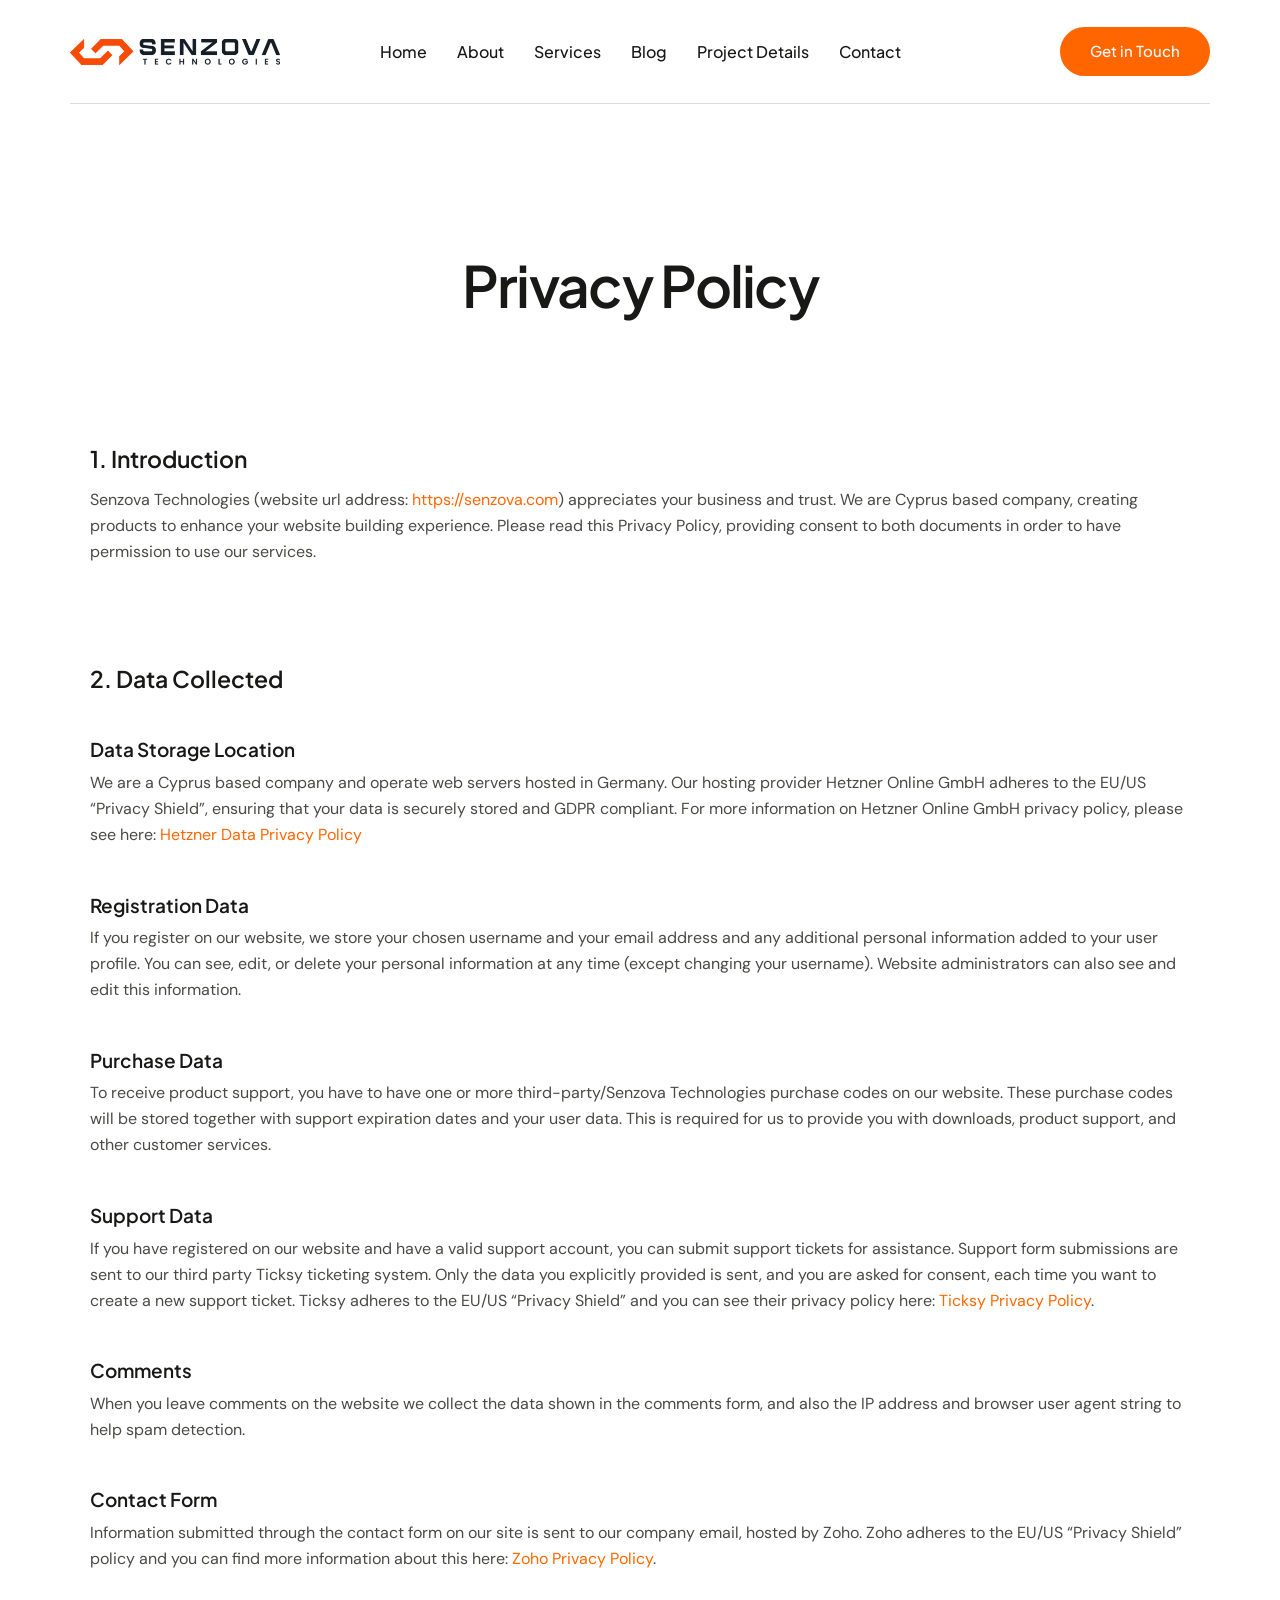
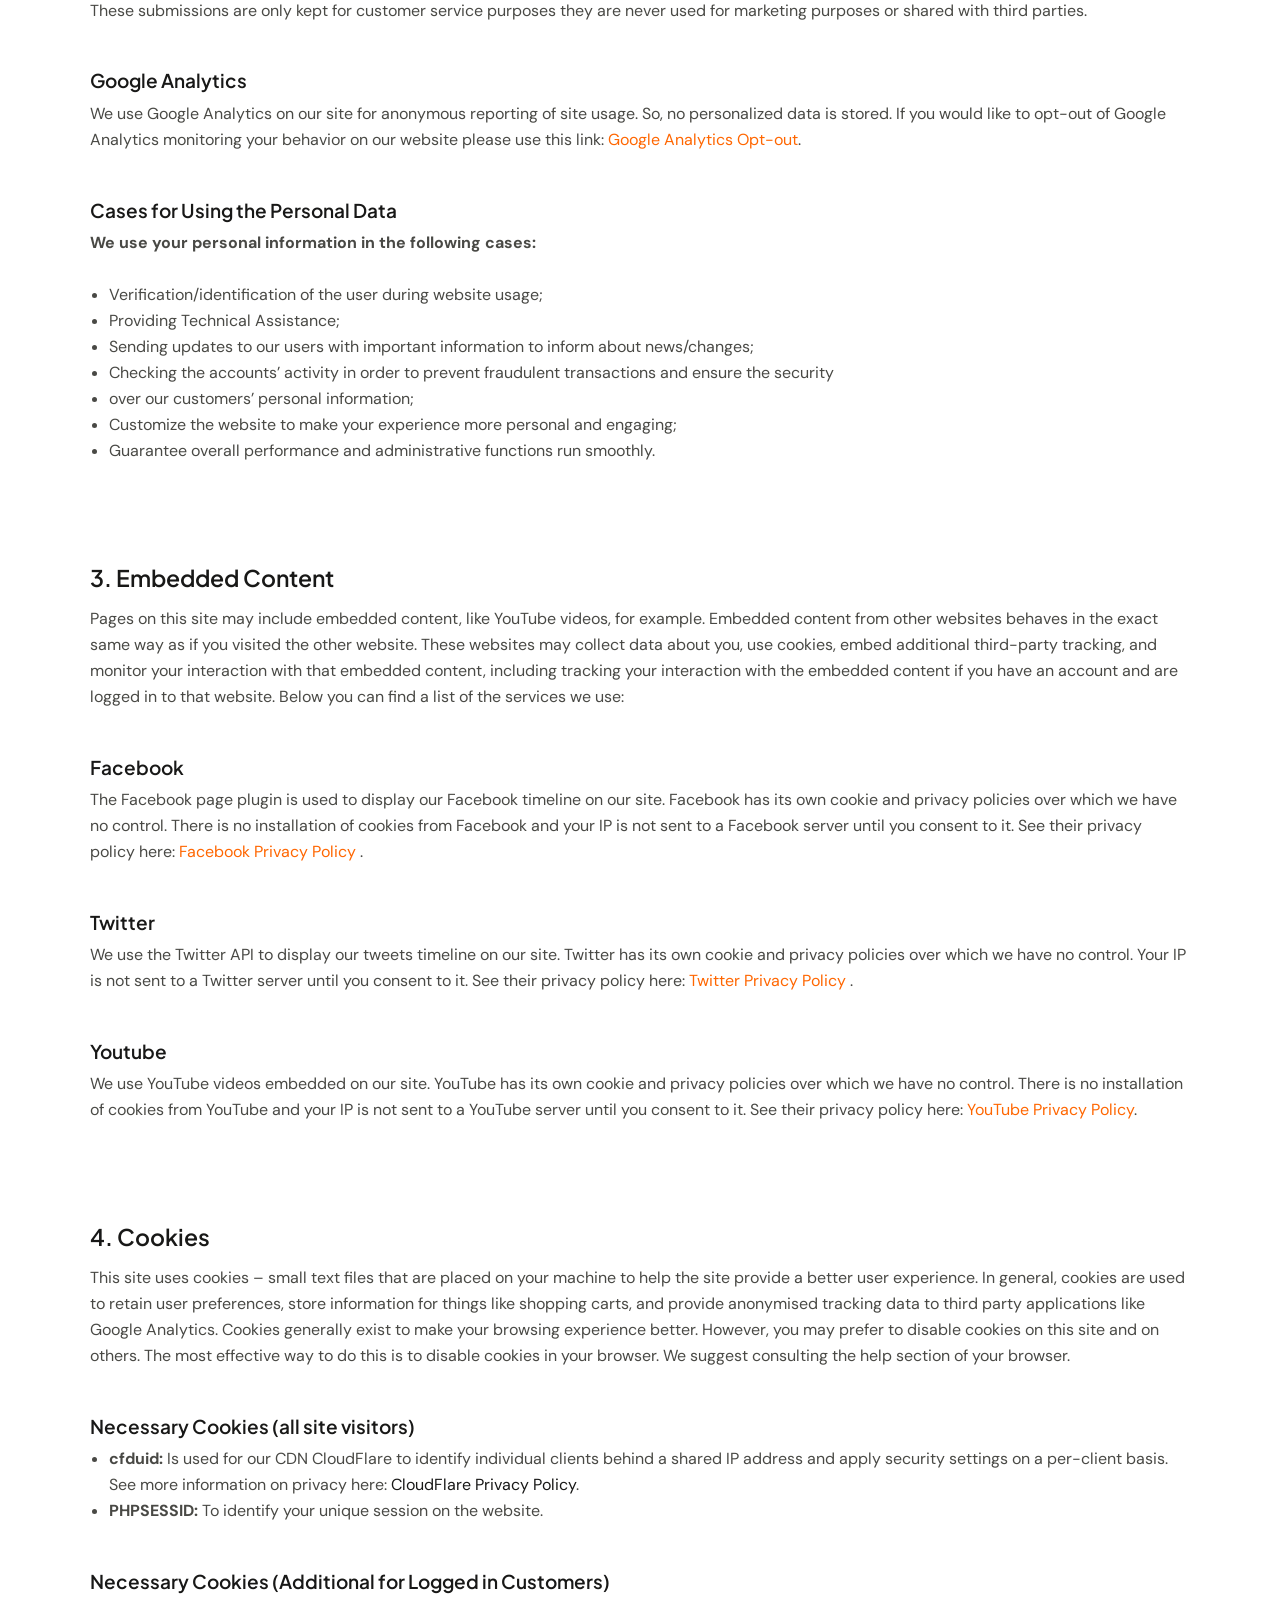
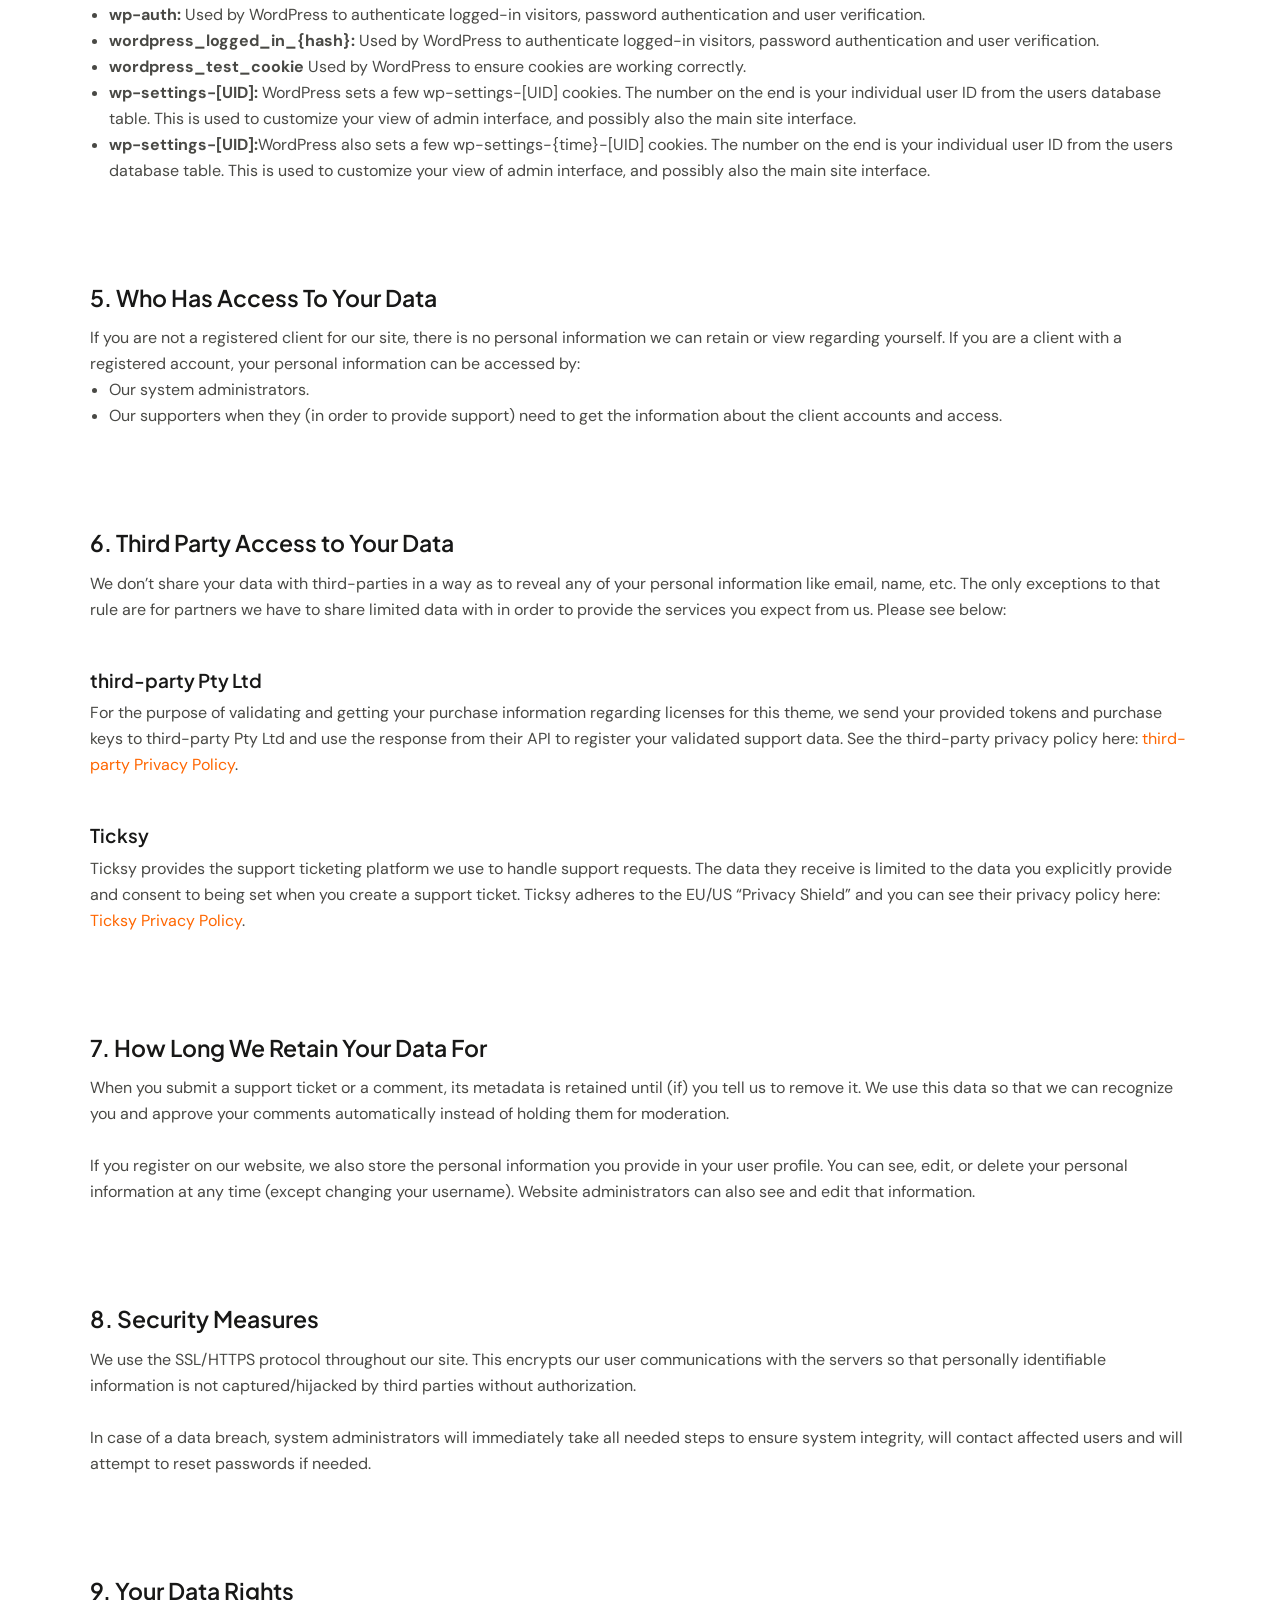
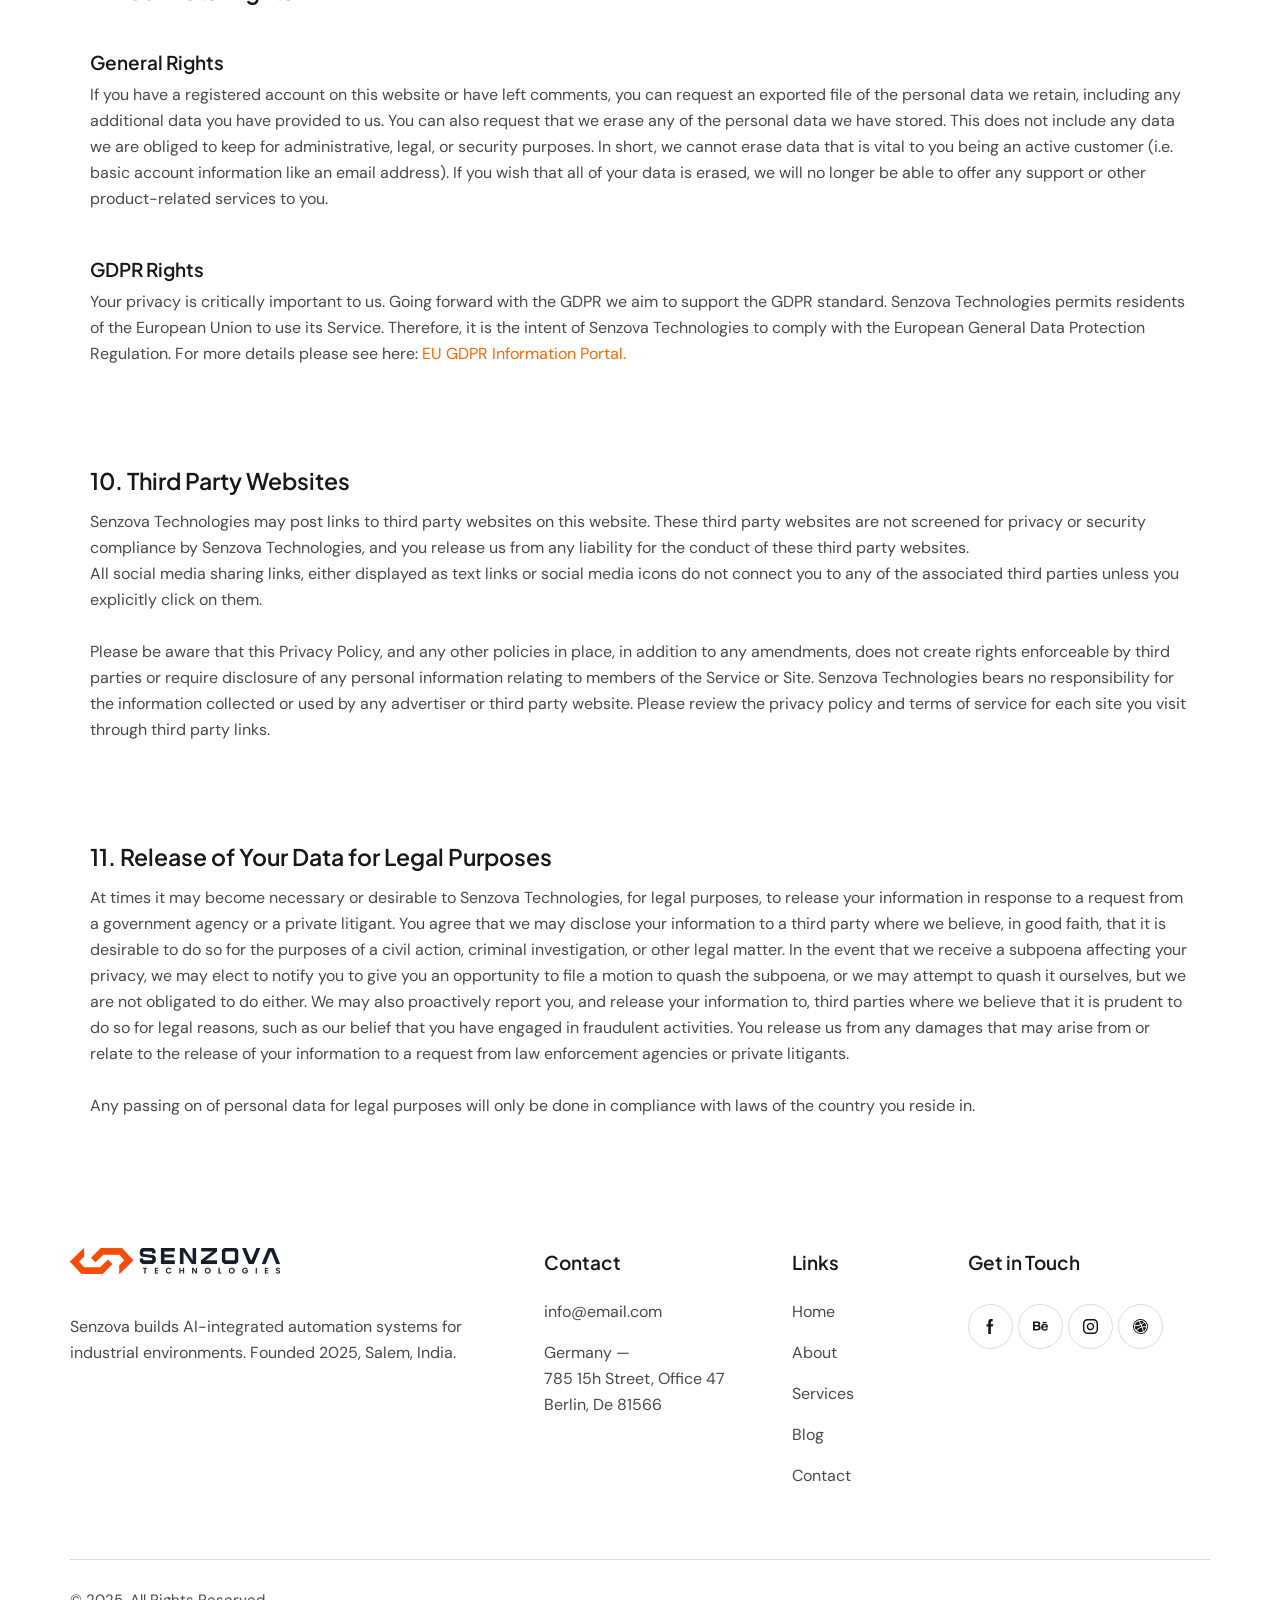
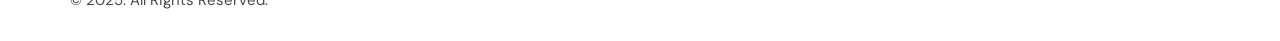
<file: privacy-policy.html>
<!DOCTYPE html>
<html lang="en-US" class="no-js scheme_default">
  <head>
    <meta charset="UTF-8" />
    <meta name="viewport" content="width=device-width, initial-scale=1" />
    <meta name="format-detection" content="telephone=no" />
    <link rel="profile" href="https://gmpg.org/xfn/11" />
    <link
      rel="pingback"
      href="https://digital-agency.elementra.themerex.net/xmlrpc.php"
    />
    <title>Senzova Technologies</title>
    <meta name="robots" content="max-image-preview:large" />
    <style>
      img:is([sizes="auto" i], [sizes^="auto," i]) {
        contain-intrinsic-size: 3000px 1500px;
      }
    </style>
    <link rel="dns-prefetch" href="https://fonts.googleapis.com/" />
    <link
      rel="alternate"
      type="application/rss+xml"
      title="Senzova Technologies &raquo; Feed"
      href="feed/index.html"
    />
    <link
      rel="alternate"
      type="application/rss+xml"
      title="Senzova Technologies &raquo; Comments Feed"
      href="comments/feed/index.html"
    />
    <link
      rel="alternate"
      type="application/rss+xml"
      title="Senzova Technologies &raquo; Privacy Policy Comments Feed"
      href="privacy-policy/feed/index.html"
    />
    <meta property="og:type" content="article" />
    <meta
      property="og:url"
      content="https://digital-agency.elementra.themerex.net/privacy-policy/"
    />
    <meta property="og:title" content="Privacy Policy" />
    <meta
      property="og:description"
      content="1. Introduction
Senzova Technologies (website url address:  https://senzova.com) appreciates your business and trust. We are Cyprus based company, creating products to enhance your website building experience. Please read this Privacy Policy, providing consent to both documents in order to have permission to use our services.2. Data CollectedData Storage LocationWe are a Cyprus based company and"
    />
    <script type="text/javascript">
      /* <![CDATA[ */
      window._wpemojiSettings = {
        baseUrl: "https:\/\/s.w.org\/images\/core\/emoji\/16.0.1\/72x72\/",
        ext: ".png",
        svgUrl: "https:\/\/s.w.org\/images\/core\/emoji\/16.0.1\/svg\/",
        svgExt: ".svg",
        source: {
          concatemoji:
            "https:\/\/digital-agency.elementra.themerex.net\/wp-includes\/js\/wp-emoji-release.min.js?ver=6.8.2",
        },
      };
      /*! This file is auto-generated */
      !(function (s, n) {
        var o, i, e;
        function c(e) {
          try {
            var t = { supportTests: e, timestamp: new Date().valueOf() };
            sessionStorage.setItem(o, JSON.stringify(t));
          } catch (e) {}
        }
        function p(e, t, n) {
          e.clearRect(0, 0, e.canvas.width, e.canvas.height),
            e.fillText(t, 0, 0);
          var t = new Uint32Array(
              e.getImageData(0, 0, e.canvas.width, e.canvas.height).data
            ),
            a =
              (e.clearRect(0, 0, e.canvas.width, e.canvas.height),
              e.fillText(n, 0, 0),
              new Uint32Array(
                e.getImageData(0, 0, e.canvas.width, e.canvas.height).data
              ));
          return t.every(function (e, t) {
            return e === a[t];
          });
        }
        function u(e, t) {
          e.clearRect(0, 0, e.canvas.width, e.canvas.height),
            e.fillText(t, 0, 0);
          for (
            var n = e.getImageData(16, 16, 1, 1), a = 0;
            a < n.data.length;
            a++
          )
            if (0 !== n.data[a]) return !1;
          return !0;
        }
        function f(e, t, n, a) {
          switch (t) {
            case "flag":
              return n(
                e,
                "\ud83c\udff3\ufe0f\u200d\u26a7\ufe0f",
                "\ud83c\udff3\ufe0f\u200b\u26a7\ufe0f"
              )
                ? !1
                : !n(
                    e,
                    "\ud83c\udde8\ud83c\uddf6",
                    "\ud83c\udde8\u200b\ud83c\uddf6"
                  ) &&
                    !n(
                      e,
                      "\ud83c\udff4\udb40\udc67\udb40\udc62\udb40\udc65\udb40\udc6e\udb40\udc67\udb40\udc7f",
                      "\ud83c\udff4\u200b\udb40\udc67\u200b\udb40\udc62\u200b\udb40\udc65\u200b\udb40\udc6e\u200b\udb40\udc67\u200b\udb40\udc7f"
                    );
            case "emoji":
              return !a(e, "\ud83e\udedf");
          }
          return !1;
        }
        function g(e, t, n, a) {
          var r =
              "undefined" != typeof WorkerGlobalScope &&
              self instanceof WorkerGlobalScope
                ? new OffscreenCanvas(300, 150)
                : s.createElement("canvas"),
            o = r.getContext("2d", { willReadFrequently: !0 }),
            i = ((o.textBaseline = "top"), (o.font = "600 32px Arial"), {});
          return (
            e.forEach(function (e) {
              i[e] = t(o, e, n, a);
            }),
            i
          );
        }
        function t(e) {
          var t = s.createElement("script");
          (t.src = e), (t.defer = !0), s.head.appendChild(t);
        }
        "undefined" != typeof Promise &&
          ((o = "wpEmojiSettingsSupports"),
          (i = ["flag", "emoji"]),
          (n.supports = { everything: !0, everythingExceptFlag: !0 }),
          (e = new Promise(function (e) {
            s.addEventListener("DOMContentLoaded", e, { once: !0 });
          })),
          new Promise(function (t) {
            var n = (function () {
              try {
                var e = JSON.parse(sessionStorage.getItem(o));
                if (
                  "object" == typeof e &&
                  "number" == typeof e.timestamp &&
                  new Date().valueOf() < e.timestamp + 604800 &&
                  "object" == typeof e.supportTests
                )
                  return e.supportTests;
              } catch (e) {}
              return null;
            })();
            if (!n) {
              if (
                "undefined" != typeof Worker &&
                "undefined" != typeof OffscreenCanvas &&
                "undefined" != typeof URL &&
                URL.createObjectURL &&
                "undefined" != typeof Blob
              )
                try {
                  var e =
                      "postMessage(" +
                      g.toString() +
                      "(" +
                      [
                        JSON.stringify(i),
                        f.toString(),
                        p.toString(),
                        u.toString(),
                      ].join(",") +
                      "));",
                    a = new Blob([e], { type: "text/javascript" }),
                    r = new Worker(URL.createObjectURL(a), {
                      name: "wpTestEmojiSupports",
                    });
                  return void (r.onmessage = function (e) {
                    c((n = e.data)), r.terminate(), t(n);
                  });
                } catch (e) {}
              c((n = g(i, f, p, u)));
            }
            t(n);
          })
            .then(function (e) {
              for (var t in e)
                (n.supports[t] = e[t]),
                  (n.supports.everything =
                    n.supports.everything && n.supports[t]),
                  "flag" !== t &&
                    (n.supports.everythingExceptFlag =
                      n.supports.everythingExceptFlag && n.supports[t]);
              (n.supports.everythingExceptFlag =
                n.supports.everythingExceptFlag && !n.supports.flag),
                (n.DOMReady = !1),
                (n.readyCallback = function () {
                  n.DOMReady = !0;
                });
            })
            .then(function () {
              return e;
            })
            .then(function () {
              var e;
              n.supports.everything ||
                (n.readyCallback(),
                (e = n.source || {}).concatemoji
                  ? t(e.concatemoji)
                  : e.wpemoji && e.twemoji && (t(e.twemoji), t(e.wpemoji)));
            }));
      })((window, document), window._wpemojiSettings);
      /* ]]> */
    </script>
    <link
      property="stylesheet"
      rel="stylesheet"
      id="trx_addons-icons-css"
      href="/wp-content/plugins/trx_addons/css/font-icons/css/trx_addons_icons.css"
      type="text/css"
      media="all"
    />
    <link
      property="stylesheet"
      rel="stylesheet"
      href="https://fonts.googleapis.com/css2?family=Inter+Tight:ital,wght@0,100..900;1,100..900&#038;display=swap"
      type="text/css"
      media="all"
    />
    <link
      property="stylesheet"
      rel="stylesheet"
      type="text/css"
      media="all"
    />
    <link
      property="stylesheet"
      rel="stylesheet"
      type="text/css"
      media="all"
    />
    <link
      property="stylesheet"
      rel="stylesheet"
      id="elementra-font-google_fonts-css"
      href="https://fonts.googleapis.com/css2?family=DM+Sans:ital,opsz,wght@0,9..40,100..1000;1,9..40,100..1000&#038;family=Plus+Jakarta+Sans:ital,wght@0,200..800;1,200..800&#038;subset=latin,latin-ext&#038;display=swap"
      type="text/css"
      media="all"
    />
    <link
      property="stylesheet"
      rel="stylesheet"
      id="elementra-fontello-css"
      href="/wp-content/themes/elementra/skins/digital-agency/css/font-icons/css/fontello.css"
      type="text/css"
      media="all"
    />
    <style id="wp-emoji-styles-inline-css" type="text/css">
      img.wp-smiley,
      img.emoji {
        display: inline !important;
        border: none !important;
        box-shadow: none !important;
        height: 1em !important;
        width: 1em !important;
        margin: 0 0.07em !important;
        vertical-align: -0.1em !important;
        background: none !important;
        padding: 0 !important;
      }
    </style>
    <style id="global-styles-inline-css" type="text/css">
      :root {
        --wp--preset--aspect-ratio--square: 1;
        --wp--preset--aspect-ratio--4-3: 4/3;
        --wp--preset--aspect-ratio--3-4: 3/4;
        --wp--preset--aspect-ratio--3-2: 3/2;
        --wp--preset--aspect-ratio--2-3: 2/3;
        --wp--preset--aspect-ratio--16-9: 16/9;
        --wp--preset--aspect-ratio--9-16: 9/16;
        --wp--preset--color--black: #000000;
        --wp--preset--color--cyan-bluish-gray: #abb8c3;
        --wp--preset--color--white: #ffffff;
        --wp--preset--color--pale-pink: #f78da7;
        --wp--preset--color--vivid-red: #cf2e2e;
        --wp--preset--color--luminous-vivid-orange: #ff6900;
        --wp--preset--color--luminous-vivid-amber: #fcb900;
        --wp--preset--color--light-green-cyan: #7bdcb5;
        --wp--preset--color--vivid-green-cyan: #00d084;
        --wp--preset--color--pale-cyan-blue: #8ed1fc;
        --wp--preset--color--vivid-cyan-blue: #0693e3;
        --wp--preset--color--vivid-purple: #9b51e0;
        --wp--preset--color--theme-color-bg-color: #ffffff;
        --wp--preset--color--theme-color-bg-color-2: #f6f4f1;
        --wp--preset--color--theme-color-bd-color: #dddbd8;
        --wp--preset--color--theme-color-title: #181817;
        --wp--preset--color--theme-color-meta: #7a7a74;
        --wp--preset--color--theme-color-link: #ff6600;
        --wp--preset--color--theme-color-hover: #e55b00;
        --wp--preset--gradient--vivid-cyan-blue-to-vivid-purple: linear-gradient(
          135deg,
          rgba(6, 147, 227, 1) 0%,
          rgb(155, 81, 224) 100%
        );
        --wp--preset--gradient--light-green-cyan-to-vivid-green-cyan: linear-gradient(
          135deg,
          rgb(122, 220, 180) 0%,
          rgb(0, 208, 130) 100%
        );
        --wp--preset--gradient--luminous-vivid-amber-to-luminous-vivid-orange: linear-gradient(
          135deg,
          rgba(252, 185, 0, 1) 0%,
          rgba(255, 105, 0, 1) 100%
        );
        --wp--preset--gradient--luminous-vivid-orange-to-vivid-red: linear-gradient(
          135deg,
          rgba(255, 105, 0, 1) 0%,
          rgb(207, 46, 46) 100%
        );
        --wp--preset--gradient--very-light-gray-to-cyan-bluish-gray: linear-gradient(
          135deg,
          rgb(238, 238, 238) 0%,
          rgb(169, 184, 195) 100%
        );
        --wp--preset--gradient--cool-to-warm-spectrum: linear-gradient(
          135deg,
          rgb(74, 234, 220) 0%,
          rgb(151, 120, 209) 20%,
          rgb(207, 42, 186) 40%,
          rgb(238, 44, 130) 60%,
          rgb(251, 105, 98) 80%,
          rgb(254, 248, 76) 100%
        );
        --wp--preset--gradient--blush-light-purple: linear-gradient(
          135deg,
          rgb(255, 206, 236) 0%,
          rgb(152, 150, 240) 100%
        );
        --wp--preset--gradient--blush-bordeaux: linear-gradient(
          135deg,
          rgb(254, 205, 165) 0%,
          rgb(254, 45, 45) 50%,
          rgb(107, 0, 62) 100%
        );
        --wp--preset--gradient--luminous-dusk: linear-gradient(
          135deg,
          rgb(255, 203, 112) 0%,
          rgb(199, 81, 192) 50%,
          rgb(65, 88, 208) 100%
        );
        --wp--preset--gradient--pale-ocean: linear-gradient(
          135deg,
          rgb(255, 245, 203) 0%,
          rgb(182, 227, 212) 50%,
          rgb(51, 167, 181) 100%
        );
        --wp--preset--gradient--electric-grass: linear-gradient(
          135deg,
          rgb(202, 248, 128) 0%,
          rgb(113, 206, 126) 100%
        );
        --wp--preset--gradient--midnight: linear-gradient(
          135deg,
          rgb(2, 3, 129) 0%,
          rgb(40, 116, 252) 100%
        );
        --wp--preset--gradient--vertical-link-to-hover: linear-gradient(
          to bottom,
          var(--theme-color-link) 0%,
          var(--theme-color-hover) 100%
        );
        --wp--preset--gradient--diagonal-link-to-hover: linear-gradient(
          to bottom right,
          var(--theme-color-link) 0%,
          var(--theme-color-hover) 100%
        );
        --wp--preset--font-size--small: 13px;
        --wp--preset--font-size--medium: clamp(
          14px,
          0.875rem + ((1vw - 3.2px) * 0.619),
          20px
        );
        --wp--preset--font-size--large: clamp(
          22.041px,
          1.378rem + ((1vw - 3.2px) * 1.439),
          36px
        );
        --wp--preset--font-size--x-large: clamp(
          25.014px,
          1.563rem + ((1vw - 3.2px) * 1.751),
          42px
        );
        --wp--preset--font-family--p-font: "DM Sans", sans-serif;
        --wp--preset--font-family--post-font: inherit;
        --wp--preset--font-family--h-1-font: "Plus Jakarta Sans", sans-serif;
        --wp--preset--spacing--20: 0.44rem;
        --wp--preset--spacing--30: 0.67rem;
        --wp--preset--spacing--40: 1rem;
        --wp--preset--spacing--50: 1.5rem;
        --wp--preset--spacing--60: 2.25rem;
        --wp--preset--spacing--70: 3.38rem;
        --wp--preset--spacing--80: 5.06rem;
        --wp--preset--shadow--natural: 6px 6px 9px rgba(0, 0, 0, 0.2);
        --wp--preset--shadow--deep: 12px 12px 50px rgba(0, 0, 0, 0.4);
        --wp--preset--shadow--sharp: 6px 6px 0px rgba(0, 0, 0, 0.2);
        --wp--preset--shadow--outlined: 6px 6px 0px -3px rgba(255, 255, 255, 1),
          6px 6px rgba(0, 0, 0, 1);
        --wp--preset--shadow--crisp: 6px 6px 0px rgba(0, 0, 0, 1);
        --wp--custom--spacing--tiny: var(--sc-space-tiny, 1rem);
        --wp--custom--spacing--small: var(--sc-space-small, 2rem);
        --wp--custom--spacing--medium: var(--sc-space-medium, 3.3333rem);
        --wp--custom--spacing--large: var(--sc-space-large, 6.6667rem);
        --wp--custom--spacing--huge: var(--sc-space-huge, 8.6667rem);
      }
      :root {
        --wp--style--global--content-size: 850px;
        --wp--style--global--wide-size: 1290px;
      }
      :where(body) {
        margin: 0;
      }
      .wp-site-blocks > .alignleft {
        float: left;
        margin-right: 2em;
      }
      .wp-site-blocks > .alignright {
        float: right;
        margin-left: 2em;
      }
      .wp-site-blocks > .aligncenter {
        justify-content: center;
        margin-left: auto;
        margin-right: auto;
      }
      :where(.is-layout-flex) {
        gap: 0.5em;
      }
      :where(.is-layout-grid) {
        gap: 0.5em;
      }
      .is-layout-flow > .alignleft {
        float: left;
        margin-inline-start: 0;
        margin-inline-end: 2em;
      }
      .is-layout-flow > .alignright {
        float: right;
        margin-inline-start: 2em;
        margin-inline-end: 0;
      }
      .is-layout-flow > .aligncenter {
        margin-left: auto !important;
        margin-right: auto !important;
      }
      .is-layout-constrained > .alignleft {
        float: left;
        margin-inline-start: 0;
        margin-inline-end: 2em;
      }
      .is-layout-constrained > .alignright {
        float: right;
        margin-inline-start: 2em;
        margin-inline-end: 0;
      }
      .is-layout-constrained > .aligncenter {
        margin-left: auto !important;
        margin-right: auto !important;
      }
      .is-layout-constrained
        > :where(:not(.alignleft):not(.alignright):not(.alignfull)) {
        max-width: var(--wp--style--global--content-size);
        margin-left: auto !important;
        margin-right: auto !important;
      }
      .is-layout-constrained > .alignwide {
        max-width: var(--wp--style--global--wide-size);
      }
      body .is-layout-flex {
        display: flex;
      }
      .is-layout-flex {
        flex-wrap: wrap;
        align-items: center;
      }
      .is-layout-flex > :is(*, div) {
        margin: 0;
      }
      body .is-layout-grid {
        display: grid;
      }
      .is-layout-grid > :is(*, div) {
        margin: 0;
      }
      body {
        padding-top: 0px;
        padding-right: 0px;
        padding-bottom: 0px;
        padding-left: 0px;
      }
      a:where(:not(.wp-element-button)) {
        text-decoration: underline;
      }
      :root :where(.wp-element-button, .wp-block-button__link) {
        background-color: #32373c;
        border-width: 0;
        color: #fff;
        font-family: inherit;
        font-size: inherit;
        line-height: inherit;
        padding: calc(0.667em + 2px) calc(1.333em + 2px);
        text-decoration: none;
      }
      .has-black-color {
        color: var(--wp--preset--color--black) !important;
      }
      .has-cyan-bluish-gray-color {
        color: var(--wp--preset--color--cyan-bluish-gray) !important;
      }
      .has-white-color {
        color: var(--wp--preset--color--white) !important;
      }
      .has-pale-pink-color {
        color: var(--wp--preset--color--pale-pink) !important;
      }
      .has-vivid-red-color {
        color: var(--wp--preset--color--vivid-red) !important;
      }
      .has-luminous-vivid-orange-color {
        color: var(--wp--preset--color--luminous-vivid-orange) !important;
      }
      .has-luminous-vivid-amber-color {
        color: var(--wp--preset--color--luminous-vivid-amber) !important;
      }
      .has-light-green-cyan-color {
        color: var(--wp--preset--color--light-green-cyan) !important;
      }
      .has-vivid-green-cyan-color {
        color: var(--wp--preset--color--vivid-green-cyan) !important;
      }
      .has-pale-cyan-blue-color {
        color: var(--wp--preset--color--pale-cyan-blue) !important;
      }
      .has-vivid-cyan-blue-color {
        color: var(--wp--preset--color--vivid-cyan-blue) !important;
      }
      .has-vivid-purple-color {
        color: var(--wp--preset--color--vivid-purple) !important;
      }
      .has-theme-color-bg-color-color {
        color: var(--wp--preset--color--theme-color-bg-color) !important;
      }
      .has-theme-color-bg-color-2-color {
        color: var(--wp--preset--color--theme-color-bg-color-2) !important;
      }
      .has-theme-color-bd-color-color {
        color: var(--wp--preset--color--theme-color-bd-color) !important;
      }
      .has-theme-color-title-color {
        color: var(--wp--preset--color--theme-color-title) !important;
      }
      .has-theme-color-meta-color {
        color: var(--wp--preset--color--theme-color-meta) !important;
      }
      .has-theme-color-link-color {
        color: var(--wp--preset--color--theme-color-link) !important;
      }
      .has-theme-color-hover-color {
        color: var(--wp--preset--color--theme-color-hover) !important;
      }
      .has-black-background-color {
        background-color: var(--wp--preset--color--black) !important;
      }
      .has-cyan-bluish-gray-background-color {
        background-color: var(--wp--preset--color--cyan-bluish-gray) !important;
      }
      .has-white-background-color {
        background-color: var(--wp--preset--color--white) !important;
      }
      .has-pale-pink-background-color {
        background-color: var(--wp--preset--color--pale-pink) !important;
      }
      .has-vivid-red-background-color {
        background-color: var(--wp--preset--color--vivid-red) !important;
      }
      .has-luminous-vivid-orange-background-color {
        background-color: var(
          --wp--preset--color--luminous-vivid-orange
        ) !important;
      }
      .has-luminous-vivid-amber-background-color {
        background-color: var(
          --wp--preset--color--luminous-vivid-amber
        ) !important;
      }
      .has-light-green-cyan-background-color {
        background-color: var(--wp--preset--color--light-green-cyan) !important;
      }
      .has-vivid-green-cyan-background-color {
        background-color: var(--wp--preset--color--vivid-green-cyan) !important;
      }
      .has-pale-cyan-blue-background-color {
        background-color: var(--wp--preset--color--pale-cyan-blue) !important;
      }
      .has-vivid-cyan-blue-background-color {
        background-color: var(--wp--preset--color--vivid-cyan-blue) !important;
      }
      .has-vivid-purple-background-color {
        background-color: var(--wp--preset--color--vivid-purple) !important;
      }
      .has-theme-color-bg-color-background-color {
        background-color: var(
          --wp--preset--color--theme-color-bg-color
        ) !important;
      }
      .has-theme-color-bg-color-2-background-color {
        background-color: var(
          --wp--preset--color--theme-color-bg-color-2
        ) !important;
      }
      .has-theme-color-bd-color-background-color {
        background-color: var(
          --wp--preset--color--theme-color-bd-color
        ) !important;
      }
      .has-theme-color-title-background-color {
        background-color: var(
          --wp--preset--color--theme-color-title
        ) !important;
      }
      .has-theme-color-meta-background-color {
        background-color: var(--wp--preset--color--theme-color-meta) !important;
      }
      .has-theme-color-link-background-color {
        background-color: var(--wp--preset--color--theme-color-link) !important;
      }
      .has-theme-color-hover-background-color {
        background-color: var(
          --wp--preset--color--theme-color-hover
        ) !important;
      }
      .has-black-border-color {
        border-color: var(--wp--preset--color--black) !important;
      }
      .has-cyan-bluish-gray-border-color {
        border-color: var(--wp--preset--color--cyan-bluish-gray) !important;
      }
      .has-white-border-color {
        border-color: var(--wp--preset--color--white) !important;
      }
      .has-pale-pink-border-color {
        border-color: var(--wp--preset--color--pale-pink) !important;
      }
      .has-vivid-red-border-color {
        border-color: var(--wp--preset--color--vivid-red) !important;
      }
      .has-luminous-vivid-orange-border-color {
        border-color: var(
          --wp--preset--color--luminous-vivid-orange
        ) !important;
      }
      .has-luminous-vivid-amber-border-color {
        border-color: var(--wp--preset--color--luminous-vivid-amber) !important;
      }
      .has-light-green-cyan-border-color {
        border-color: var(--wp--preset--color--light-green-cyan) !important;
      }
      .has-vivid-green-cyan-border-color {
        border-color: var(--wp--preset--color--vivid-green-cyan) !important;
      }
      .has-pale-cyan-blue-border-color {
        border-color: var(--wp--preset--color--pale-cyan-blue) !important;
      }
      .has-vivid-cyan-blue-border-color {
        border-color: var(--wp--preset--color--vivid-cyan-blue) !important;
      }
      .has-vivid-purple-border-color {
        border-color: var(--wp--preset--color--vivid-purple) !important;
      }
      .has-theme-color-bg-color-border-color {
        border-color: var(--wp--preset--color--theme-color-bg-color) !important;
      }
      .has-theme-color-bg-color-2-border-color {
        border-color: var(
          --wp--preset--color--theme-color-bg-color-2
        ) !important;
      }
      .has-theme-color-bd-color-border-color {
        border-color: var(--wp--preset--color--theme-color-bd-color) !important;
      }
      .has-theme-color-title-border-color {
        border-color: var(--wp--preset--color--theme-color-title) !important;
      }
      .has-theme-color-meta-border-color {
        border-color: var(--wp--preset--color--theme-color-meta) !important;
      }
      .has-theme-color-link-border-color {
        border-color: var(--wp--preset--color--theme-color-link) !important;
      }
      .has-theme-color-hover-border-color {
        border-color: var(--wp--preset--color--theme-color-hover) !important;
      }
      .has-vivid-cyan-blue-to-vivid-purple-gradient-background {
        background: var(
          --wp--preset--gradient--vivid-cyan-blue-to-vivid-purple
        ) !important;
      }
      .has-light-green-cyan-to-vivid-green-cyan-gradient-background {
        background: var(
          --wp--preset--gradient--light-green-cyan-to-vivid-green-cyan
        ) !important;
      }
      .has-luminous-vivid-amber-to-luminous-vivid-orange-gradient-background {
        background: var(
          --wp--preset--gradient--luminous-vivid-amber-to-luminous-vivid-orange
        ) !important;
      }
      .has-luminous-vivid-orange-to-vivid-red-gradient-background {
        background: var(
          --wp--preset--gradient--luminous-vivid-orange-to-vivid-red
        ) !important;
      }
      .has-very-light-gray-to-cyan-bluish-gray-gradient-background {
        background: var(
          --wp--preset--gradient--very-light-gray-to-cyan-bluish-gray
        ) !important;
      }
      .has-cool-to-warm-spectrum-gradient-background {
        background: var(
          --wp--preset--gradient--cool-to-warm-spectrum
        ) !important;
      }
      .has-blush-light-purple-gradient-background {
        background: var(--wp--preset--gradient--blush-light-purple) !important;
      }
      .has-blush-bordeaux-gradient-background {
        background: var(--wp--preset--gradient--blush-bordeaux) !important;
      }
      .has-luminous-dusk-gradient-background {
        background: var(--wp--preset--gradient--luminous-dusk) !important;
      }
      .has-pale-ocean-gradient-background {
        background: var(--wp--preset--gradient--pale-ocean) !important;
      }
      .has-electric-grass-gradient-background {
        background: var(--wp--preset--gradient--electric-grass) !important;
      }
      .has-midnight-gradient-background {
        background: var(--wp--preset--gradient--midnight) !important;
      }
      .has-vertical-link-to-hover-gradient-background {
        background: var(
          --wp--preset--gradient--vertical-link-to-hover
        ) !important;
      }
      .has-diagonal-link-to-hover-gradient-background {
        background: var(
          --wp--preset--gradient--diagonal-link-to-hover
        ) !important;
      }
      .has-small-font-size {
        font-size: var(--wp--preset--font-size--small) !important;
      }
      .has-medium-font-size {
        font-size: var(--wp--preset--font-size--medium) !important;
      }
      .has-large-font-size {
        font-size: var(--wp--preset--font-size--large) !important;
      }
      .has-x-large-font-size {
        font-size: var(--wp--preset--font-size--x-large) !important;
      }
      .has-p-font-font-family {
        font-family: var(--wp--preset--font-family--p-font) !important;
      }
      .has-post-font-font-family {
        font-family: var(--wp--preset--font-family--post-font) !important;
      }
      .has-h-1-font-font-family {
        font-family: var(--wp--preset--font-family--h-1-font) !important;
      }
      :root :where(.wp-block-button .wp-block-button__link) {
        background-color: var(--theme-color-text_link);
        border-radius: 0;
        color: var(--theme-color-inverse_link);
        font-family: var(--theme-font-button_font-family);
        font-size: var(--theme-font-button_font-size);
        font-weight: var(--theme-font-button_font-weight);
        line-height: var(--theme-font-button_line-height);
      }
      :where(.wp-block-post-template.is-layout-flex) {
        gap: 1.25em;
      }
      :where(.wp-block-post-template.is-layout-grid) {
        gap: 1.25em;
      }
      :where(.wp-block-columns.is-layout-flex) {
        gap: 2em;
      }
      :where(.wp-block-columns.is-layout-grid) {
        gap: 2em;
      }
      :root :where(.wp-block-pullquote) {
        border-width: 1px 0;
        font-size: clamp(0.984em, 0.984rem + ((1vw - 0.2em) * 0.851), 1.5em);
        line-height: 1.6;
      }
      :root :where(.wp-block-post-comments) {
        padding-top: var(--wp--custom--spacing--small);
      }
      :root :where(.wp-block-quote) {
        border-width: 1px;
      }
    </style>
    <link
      property="stylesheet"
      rel="stylesheet"
      id="magnific-popup-css"
      href="/wp-content/plugins/trx_addons/js/magnific/magnific-popup.min.css"
      type="text/css"
      media="all"
    />
    <link
      property="stylesheet"
      rel="stylesheet"
      type="text/css"
      media="all"
    />
    <link
      property="stylesheet"
      rel="stylesheet"
      id="cute-alert-css"
      href="/wp-content/plugins/metform/public/assets/lib/cute-alert/style.css_ver=3.9.9.css"
      type="text/css"
      media="all"
    />
    <link
      property="stylesheet"
      rel="stylesheet"
      id="text-editor-style-css"
      href="/wp-content/plugins/metform/public/assets/css/text-editor.css_ver=3.9.9.css"
      type="text/css"
      media="all"
    />

    <link
      property="stylesheet"
      rel="stylesheet"
      id="elementor-frontend-css"
      href="/wp-content/uploads/elementor/css/custom-frontend.min.css_ver=1749726700.css"
      type="text/css"
      media="all"
    />
    <style id="elementor-frontend-inline-css" type="text/css">
      .elementor-kit-5 {
        --e-global-color-primary: #6ec1e4;
        --e-global-color-secondary: #54595f;
        --e-global-color-text: #7a7a7a;
        --e-global-color-accent: #61ce70;
        --e-global-typography-primary-font-family: "Roboto";
        --e-global-typography-primary-font-weight: 600;
        --e-global-typography-secondary-font-family: "Roboto Slab";
        --e-global-typography-secondary-font-weight: 400;
        --e-global-typography-text-font-family: "Roboto";
        --e-global-typography-text-font-weight: 400;
        --e-global-typography-accent-font-family: "Roboto";
        --e-global-typography-accent-font-weight: 500;
        --e-global-color-theme_color_bg_color: #ffffff;
        --e-global-color-theme_color_bg_color_2: #f6f4f1;
        --e-global-color-theme_color_bd_color: #dddbd8;
        --e-global-color-theme_color_title: #181817;
        --e-global-color-theme_color_text: #494945;
        --e-global-color-theme_color_meta: #7a7a74;
        --e-global-color-theme_color_link: #ff6600;
        --e-global-color-theme_color_hover: #e55b00;
        --e-global-color-theme_color_alt_bg_color: #121212;
        --e-global-color-theme_color_alt_bg_color_2: #1b1919;
        --e-global-color-theme_color_alt_bd_color: #414141;
        --e-global-color-theme_color_alt_title: #fcfbf8;
        --e-global-color-theme_color_alt_text: #b7b7b7;
        --e-global-color-theme_color_alt_meta: #888888;
        --e-global-color-theme_color_alt_link: #ff6600;
        --e-global-color-theme_color_alt_hover: #e55b00;
        --e-global-typography-theme_font_p-font-family: "DM Sans";
        --e-global-typography-theme_font_p-font-size: 16px;
        --e-global-typography-theme_font_p-font-weight: 400;
        --e-global-typography-theme_font_p-text-transform: none;
        --e-global-typography-theme_font_p-font-style: normal;
        --e-global-typography-theme_font_p-line-height: 1.625em;
        --e-global-typography-theme_font_p-letter-spacing: 0px;
        --e-global-typography-theme_font_post-font-family: "inherit";
        --e-global-typography-theme_font_post-font-weight: inherit;
        --e-global-typography-theme_font_post-text-transform: inherit;
        --e-global-typography-theme_font_post-font-style: inherit;
        --e-global-typography-theme_font_post-text-decoration: inherit;
        --e-global-typography-theme_font_h1-font-family: "Plus Jakarta Sans";
        --e-global-typography-theme_font_h1-font-size: 57px;
        --e-global-typography-theme_font_h1-font-weight: 600;
        --e-global-typography-theme_font_h1-text-transform: none;
        --e-global-typography-theme_font_h1-font-style: normal;
        --e-global-typography-theme_font_h1-text-decoration: none;
        --e-global-typography-theme_font_h1-line-height: 1.1052em;
        --e-global-typography-theme_font_h1-letter-spacing: -1.7px;
        --e-global-typography-theme_font_h2-font-family: "Plus Jakarta Sans";
        --e-global-typography-theme_font_h2-font-size: 47px;
        --e-global-typography-theme_font_h2-font-weight: 600;
        --e-global-typography-theme_font_h2-text-transform: none;
        --e-global-typography-theme_font_h2-font-style: normal;
        --e-global-typography-theme_font_h2-text-decoration: none;
        --e-global-typography-theme_font_h2-line-height: 1.1276em;
        --e-global-typography-theme_font_h2-letter-spacing: 0px;
        --e-global-typography-theme_font_h3-font-family: "Plus Jakarta Sans";
        --e-global-typography-theme_font_h3-font-size: 35px;
        --e-global-typography-theme_font_h3-font-weight: 600;
        --e-global-typography-theme_font_h3-text-transform: none;
        --e-global-typography-theme_font_h3-font-style: normal;
        --e-global-typography-theme_font_h3-text-decoration: none;
        --e-global-typography-theme_font_h3-line-height: 1.1142em;
        --e-global-typography-theme_font_h3-letter-spacing: 0px;
        --e-global-typography-theme_font_h4-font-family: "Plus Jakarta Sans";
        --e-global-typography-theme_font_h4-font-size: 28px;
        --e-global-typography-theme_font_h4-font-weight: 600;
        --e-global-typography-theme_font_h4-text-transform: none;
        --e-global-typography-theme_font_h4-font-style: normal;
        --e-global-typography-theme_font_h4-text-decoration: none;
        --e-global-typography-theme_font_h4-line-height: 1.2143em;
        --e-global-typography-theme_font_h4-letter-spacing: 0px;
        --e-global-typography-theme_font_h5-font-family: "Plus Jakarta Sans";
        --e-global-typography-theme_font_h5-font-size: 23px;
        --e-global-typography-theme_font_h5-font-weight: 600;
        --e-global-typography-theme_font_h5-text-transform: none;
        --e-global-typography-theme_font_h5-font-style: normal;
        --e-global-typography-theme_font_h5-text-decoration: none;
        --e-global-typography-theme_font_h5-line-height: 1.2174em;
        --e-global-typography-theme_font_h5-letter-spacing: 0px;
        --e-global-typography-theme_font_h6-font-family: "Plus Jakarta Sans";
        --e-global-typography-theme_font_h6-font-size: 19px;
        --e-global-typography-theme_font_h6-font-weight: 600;
        --e-global-typography-theme_font_h6-text-transform: none;
        --e-global-typography-theme_font_h6-font-style: normal;
        --e-global-typography-theme_font_h6-text-decoration: none;
        --e-global-typography-theme_font_h6-line-height: 1.2632em;
        --e-global-typography-theme_font_h6-letter-spacing: 0px;
        --e-global-typography-theme_font_logo-font-family: "Plus Jakarta Sans";
        --e-global-typography-theme_font_logo-font-size: 35px;
        --e-global-typography-theme_font_logo-font-weight: 600;
        --e-global-typography-theme_font_logo-text-transform: none;
        --e-global-typography-theme_font_logo-font-style: normal;
        --e-global-typography-theme_font_logo-text-decoration: none;
        --e-global-typography-theme_font_logo-line-height: 1.1142em;
        --e-global-typography-theme_font_logo-letter-spacing: 0px;
        --e-global-typography-theme_font_button-font-family: "Plus Jakarta Sans";
        --e-global-typography-theme_font_button-font-size: 16px;
        --e-global-typography-theme_font_button-font-weight: 500;
        --e-global-typography-theme_font_button-text-transform: none;
        --e-global-typography-theme_font_button-font-style: normal;
        --e-global-typography-theme_font_button-text-decoration: none;
        --e-global-typography-theme_font_button-line-height: 20px;
        --e-global-typography-theme_font_button-letter-spacing: 0px;
        --e-global-typography-theme_font_input-font-family: "inherit";
        --e-global-typography-theme_font_input-font-size: 15px;
        --e-global-typography-theme_font_input-font-weight: 400;
        --e-global-typography-theme_font_input-text-transform: none;
        --e-global-typography-theme_font_input-font-style: normal;
        --e-global-typography-theme_font_input-text-decoration: none;
        --e-global-typography-theme_font_input-line-height: 1.6em;
        --e-global-typography-theme_font_input-letter-spacing: 0px;
        --e-global-typography-theme_font_info-font-family: "inherit";
        --e-global-typography-theme_font_info-font-size: 14px;
        --e-global-typography-theme_font_info-font-weight: 400;
        --e-global-typography-theme_font_info-text-transform: none;
        --e-global-typography-theme_font_info-font-style: normal;
        --e-global-typography-theme_font_info-text-decoration: none;
        --e-global-typography-theme_font_info-line-height: 1.5em;
        --e-global-typography-theme_font_info-letter-spacing: 0px;
        --e-global-typography-theme_font_menu-font-family: "Plus Jakarta Sans";
        --e-global-typography-theme_font_menu-font-size: 16px;
        --e-global-typography-theme_font_menu-font-weight: 500;
        --e-global-typography-theme_font_menu-text-transform: none;
        --e-global-typography-theme_font_menu-font-style: normal;
        --e-global-typography-theme_font_menu-text-decoration: none;
        --e-global-typography-theme_font_menu-line-height: 1.5em;
        --e-global-typography-theme_font_menu-letter-spacing: 0px;
        --e-global-typography-theme_font_submenu-font-family: "Plus Jakarta Sans";
        --e-global-typography-theme_font_submenu-font-size: 16px;
        --e-global-typography-theme_font_submenu-font-weight: 500;
        --e-global-typography-theme_font_submenu-text-transform: none;
        --e-global-typography-theme_font_submenu-font-style: normal;
        --e-global-typography-theme_font_submenu-text-decoration: none;
        --e-global-typography-theme_font_submenu-line-height: 1.4em;
        --e-global-typography-theme_font_submenu-letter-spacing: -0.3px;
      }
      .elementor-section.elementor-section-boxed > .elementor-container {
        max-width: 1290px;
      }
      .e-con {
        --container-max-width: 1290px;
        --container-default-padding-top: 0px;
        --container-default-padding-right: 0px;
        --container-default-padding-bottom: 0px;
        --container-default-padding-left: 0px;
      }
      .elementor-widget:not(:last-child) {
        margin-block-end: 30px;
      }
      .elementor-element {
        --widgets-spacing: 30px 30px;
        --widgets-spacing-row: 30px;
        --widgets-spacing-column: 30px;
      }
      
      .sc_layouts_title_caption {
        display: var(--page-title-display);
      }
      @media (max-width: 1279px) {
        .elementor-kit-5 {
          --e-global-typography-theme_font_h1-font-size: 45px;
          --e-global-typography-theme_font_h1-letter-spacing: 0px;
          --e-global-typography-theme_font_h2-font-size: 36px;
          --e-global-typography-theme_font_h3-font-size: 28px;
          --e-global-typography-theme_font_h4-font-size: 22px;
          --e-global-typography-theme_font_h5-font-size: 20px;
          --e-global-typography-theme_font_h6-font-size: 18px;
          --e-global-typography-theme_font_logo-font-size: 28px;
        }
        .elementor-section.elementor-section-boxed > .elementor-container {
          max-width: 1024px;
        }
        .e-con {
          --container-max-width: 1024px;
        }
      }
      @media (max-width: 767px) {
        .elementor-kit-5 {
          --e-global-typography-theme_font_p-font-size: 15px;
          --e-global-typography-theme_font_h1-font-size: 36px;
          --e-global-typography-theme_font_h1-letter-spacing: 0px;
          --e-global-typography-theme_font_h2-font-size: 31px;
          --e-global-typography-theme_font_h3-font-size: 26px;
          --e-global-typography-theme_font_h5-font-size: 19px;
          --e-global-typography-theme_font_h6-font-size: 17px;
          --e-global-typography-theme_font_logo-font-size: 22px;
          --e-global-typography-theme_font_button-font-size: 15px;
        }
        .elementor-section.elementor-section-boxed > .elementor-container {
          max-width: 767px;
        }
        .e-con {
          --container-max-width: 767px;
        }
      }
      .elementor-3 .elementor-element.elementor-element-5718cb04 {
        --display: flex;
        --flex-direction: column;
        --container-widget-width: 100%;
        --container-widget-height: initial;
        --container-widget-flex-grow: 0;
        --container-widget-align-self: initial;
        --flex-wrap-mobile: wrap;
        --gap: 100px 100px;
        --row-gap: 100px;
        --column-gap: 100px;
      }
      .elementor-3
        .elementor-element.elementor-element-5718cb04
        .trx_addons_bg_text {
        z-index: 0;
      }
      .elementor-3
        .elementor-element.elementor-element-5718cb04
        .trx_addons_bg_text.trx_addons_marquee_wrap:not(
          .trx_addons_marquee_reverse
        )
        .trx_addons_marquee_element {
        padding-right: 50px;
      }
      .elementor-3
        .elementor-element.elementor-element-5718cb04
        .trx_addons_bg_text.trx_addons_marquee_wrap.trx_addons_marquee_reverse
        .trx_addons_marquee_element {
        padding-left: 50px;
      }
      @media (max-width: 1279px) {
        .elementor-3 .elementor-element.elementor-element-5718cb04 {
          --gap: 60px 60px;
          --row-gap: 60px;
          --column-gap: 60px;
        }
      }
      @media (max-width: 767px) {
        .elementor-3 .elementor-element.elementor-element-5718cb04 {
          --gap: 45px 45px;
          --row-gap: 45px;
          --column-gap: 45px;
        }
      }
    </style>
    <style id="elementor-post-266">
      .elementor-266 .elementor-element.elementor-element-12aebfda {
        --display: flex;
        --flex-direction: row;
        --container-widget-width: calc(
          (1 - var(--container-widget-flex-grow)) * 100%
        );
        --container-widget-height: 100%;
        --container-widget-flex-grow: 1;
        --container-widget-align-self: stretch;
        --flex-wrap-mobile: wrap;
        --justify-content: space-between;
        --align-items: center;
        --padding-top: 27px;
        --padding-bottom: 27px;
        --padding-left: 70px;
        --padding-right: 70px;
      }
      .elementor-266
        .elementor-element.elementor-element-12aebfda
        .trx_addons_bg_text {
        z-index: 0;
      }
      .elementor-266
        .elementor-element.elementor-element-12aebfda
        .trx_addons_bg_text.trx_addons_marquee_wrap:not(
          .trx_addons_marquee_reverse
        )
        .trx_addons_marquee_element {
        padding-right: 50px;
      }
      .elementor-266
        .elementor-element.elementor-element-12aebfda
        .trx_addons_bg_text.trx_addons_marquee_wrap.trx_addons_marquee_reverse
        .trx_addons_marquee_element {
        padding-left: 50px;
      }
      .elementor-266 .elementor-element.elementor-element-59bf0c0e {
        --display: flex;
      }
      .elementor-266
        .elementor-element.elementor-element-59bf0c0e
        .trx_addons_bg_text {
        z-index: 0;
      }
      .elementor-266
        .elementor-element.elementor-element-59bf0c0e
        .trx_addons_bg_text.trx_addons_marquee_wrap:not(
          .trx_addons_marquee_reverse
        )
        .trx_addons_marquee_element {
        padding-right: 50px;
      }
      .elementor-266
        .elementor-element.elementor-element-59bf0c0e
        .trx_addons_bg_text.trx_addons_marquee_wrap.trx_addons_marquee_reverse
        .trx_addons_marquee_element {
        padding-left: 50px;
      }
      .elementor-266 .elementor-element.elementor-element-175ce722 .logo_image {
        max-height: 26px;
      }
      .elementor-266 .elementor-element.elementor-element-1d157383 {
        --display: flex;
        --align-items: center;
        --container-widget-width: calc(
          (1 - var(--container-widget-flex-grow)) * 100%
        );
      }
      .elementor-266
        .elementor-element.elementor-element-1d157383
        .trx_addons_bg_text {
        z-index: 0;
      }
      .elementor-266
        .elementor-element.elementor-element-1d157383
        .trx_addons_bg_text.trx_addons_marquee_wrap:not(
          .trx_addons_marquee_reverse
        )
        .trx_addons_marquee_element {
        padding-right: 50px;
      }
      .elementor-266
        .elementor-element.elementor-element-1d157383
        .trx_addons_bg_text.trx_addons_marquee_wrap.trx_addons_marquee_reverse
        .trx_addons_marquee_element {
        padding-left: 50px;
      }
      .elementor-266
        .elementor-element.elementor-element-2ad26f1a.trx-addons-hamburger-menu
        .trx-addons-main-mobile-menu
        > .trx-addons-nav-menu-item
        > .trx-addons-menu-link,
      .elementor-266
        .elementor-element.elementor-element-2ad26f1a.trx-addons-nav-dropdown
        .trx-addons-main-mobile-menu
        > .trx-addons-nav-menu-item
        > .trx-addons-menu-link,
      .elementor-266
        .elementor-element.elementor-element-2ad26f1a.trx-addons-nav-slide
        .trx-addons-main-mobile-menu
        > .trx-addons-nav-menu-item
        > .trx-addons-menu-link {
        justify-content: flex-start;
      }
      .elementor-266
        .elementor-element.elementor-element-2ad26f1a.trx-addons-hamburger-menu
        .trx-addons-main-mobile-menu
        .trx-addons-submenu
        .trx-addons-submenu-link,
      .elementor-266
        .elementor-element.elementor-element-2ad26f1a.trx-addons-nav-dropdown
        .trx-addons-main-mobile-menu
        .trx-addons-submenu
        .trx-addons-submenu-link,
      .elementor-266
        .elementor-element.elementor-element-2ad26f1a.trx-addons-nav-slide
        .trx-addons-main-mobile-menu
        .trx-addons-submenu
        .trx-addons-submenu-link {
        justify-content: flex-start;
      }
      .elementor-266
        .elementor-element.elementor-element-2ad26f1a
        .trx-addons-nav-menu-container
        .trx-addons-submenu,
      .elementor-266
        .elementor-element.elementor-element-2ad26f1a
        .trx-addons-mobile-menu-container
        .trx-addons-submenu {
        background-color: var(--e-global-color-theme_color_bg_color_2);
        box-shadow: 0px 4px 15px 0px rgba(18, 18, 18, 0.1);
      }
      .elementor-266
        .elementor-element.elementor-element-2ad26f1a
        .trx-addons-main-nav-menu {
        justify-content: center;
      }
      .elementor-266
        .elementor-element.elementor-element-2ad26f1a
        .trx-addons-submenu
        .trx-addons-submenu-link {
        justify-content: flex-start;
      }
      .elementor-266
        .elementor-element.elementor-element-2ad26f1a
        .trx-addons-hamburger-toggle {
        justify-content: center;
        align-self: center;
      }
      .elementor-266
        .elementor-element.elementor-element-2ad26f1a.trx-addons-ver-hamburger-menu
        .trx-addons-mobile-menu-outer-container {
        justify-content: flex-start;
      }
      .elementor-266
        .elementor-element.elementor-element-2ad26f1a.trx-addons-ver-hamburger-menu
        .trx-addons-mobile-menu-outer-container
        .trx-addons-mobile-menu-container {
        margin: 50px 0px 0px 0px;
      }
      .elementor-266
        .elementor-element.elementor-element-2ad26f1a.trx-addons-nav-hor
        > .elementor-widget-container
        > .trx-addons-nav-widget-container
        > .trx-addons-ver-inner-container
        > .trx-addons-nav-menu-container {
        height: 40px;
      }
      .elementor-266
        .elementor-element.elementor-element-2ad26f1a
        .trx-addons-main-nav-menu
        > .trx-addons-nav-menu-item
        > .trx-addons-menu-link
        .trx-addons-dropdown-icon {
        font-size: 11px;
        margin: 0px 0px 0px 6px;
        color: var(--e-global-color-theme_color_title);
      }
      .elementor-266
        .elementor-element.elementor-element-2ad26f1a
        .trx-addons-main-nav-menu
        > .trx-addons-nav-menu-item
        > .trx-addons-menu-link {
        color: var(--e-global-color-theme_color_title);
        padding: 0px 15px 0px 15px;
      }
      .elementor-266
        .elementor-element.elementor-element-2ad26f1a
        .trx-addons-main-nav-menu
        > .trx-addons-nav-menu-item
        > .trx-addons-menu-link
        .trx-addons-dropdown-icon
        svg
        path {
        fill: var(--e-global-color-theme_color_title);
      }
      .elementor-266
        .elementor-element.elementor-element-2ad26f1a
        .trx-addons-main-nav-menu
        > .trx-addons-nav-menu-item:hover
        > .trx-addons-menu-link {
        color: var(--e-global-color-theme_color_text);
      }
      .elementor-266
        .elementor-element.elementor-element-2ad26f1a
        .trx-addons-main-nav-menu
        > .trx-addons-nav-menu-item:hover
        > .trx-addons-menu-link
        .trx-addons-dropdown-icon {
        color: var(--e-global-color-theme_color_text);
      }
      .elementor-266
        .elementor-element.elementor-element-2ad26f1a
        .trx-addons-main-nav-menu
        > .trx-addons-nav-menu-item:hover
        > .trx-addons-menu-link
        .trx-addons-dropdown-icon
        svg
        path {
        fill: var(--e-global-color-theme_color_text);
      }
      .elementor-266
        .elementor-element.elementor-element-2ad26f1a
        .trx-addons-main-nav-menu
        > .trx-addons-active-item
        > .trx-addons-menu-link,
      .elementor-266
        .elementor-element.elementor-element-2ad26f1a
        .trx-addons-main-nav-menu
        > .current-menu-ancestor
        > .trx-addons-menu-link,
      .elementor-266
        .elementor-element.elementor-element-2ad26f1a
        .trx-addons-main-nav-menu
        > .current-menu-item
        > .trx-addons-menu-link {
        color: var(--e-global-color-theme_color_text);
      }
      .elementor-266
        .elementor-element.elementor-element-2ad26f1a
        .trx-addons-main-nav-menu
        > .trx-addons-active-item
        > .trx-addons-menu-link
        .trx-addons-dropdown-icon,
      .elementor-266
        .elementor-element.elementor-element-2ad26f1a
        .trx-addons-main-nav-menu
        > .current-menu-ancestor
        > .trx-addons-menu-link
        .trx-addons-dropdown-icon,
      .elementor-266
        .elementor-element.elementor-element-2ad26f1a
        .trx-addons-main-nav-menu
        > .current-menu-item
        > .trx-addons-menu-link
        .trx-addons-dropdown-icon {
        color: var(--e-global-color-theme_color_text);
      }
      .elementor-266
        .elementor-element.elementor-element-2ad26f1a
        .trx-addons-main-nav-menu
        > .trx-addons-active-item
        > .trx-addons-menu-link
        .trx-addons-dropdown-icon
        svg
        path,
      .elementor-266
        .elementor-element.elementor-element-2ad26f1a
        .trx-addons-main-nav-menu
        > .current-menu-ancestor
        > .trx-addons-menu-link
        .trx-addons-dropdown-icon
        svg
        path,
      .elementor-266
        .elementor-element.elementor-element-2ad26f1a
        .trx-addons-main-nav-menu
        > .current-menu-item
        > .trx-addons-menu-link
        .trx-addons-dropdown-icon
        svg
        path {
        fill: var(--e-global-color-theme_color_text);
      }
      .elementor-266
        .elementor-element.elementor-element-2ad26f1a
        .trx-addons-nav-menu-item
        > .trx-addons-menu-link
        > .trx-addons-item-icon {
        order: 0;
      }
      .elementor-266
        .elementor-element.elementor-element-2ad26f1a
        .trx-addons-mobile-menu-container
        .trx-addons-submenu,
      .elementor-266
        .elementor-element.elementor-element-2ad26f1a.trx-addons-nav-ver
        .trx-addons-nav-menu-item.menu-item-has-children
        .trx-addons-submenu,
      .elementor-266
        .elementor-element.elementor-element-2ad26f1a.trx-addons-nav-hor
        .trx-addons-nav-menu-item.menu-item-has-children
        .trx-addons-submenu {
        min-width: 210px;
      }
      .elementor-266
        .elementor-element.elementor-element-2ad26f1a
        .trx-addons-nav-menu-container
        .trx-addons-submenu,
      .elementor-266
        .elementor-element.elementor-element-2ad26f1a
        .trx-addons-mobile-menu-container
        .trx-addons-submenu {
        padding: 13px 0px 13px 0px;
      }
      .elementor-266
        .elementor-element.elementor-element-2ad26f1a
        .trx-addons-nav-menu-container
        > .trx-addons-nav-menu
        > .trx-addons-nav-menu-item
        > .trx-addons-submenu,
      .elementor-266
        .elementor-element.elementor-element-2ad26f1a
        .trx-addons-mobile-menu-container
        > .trx-addons-nav-menu
        > .trx-addons-nav-menu-item
        > .trx-addons-submenu {
        margin: 13px 0px 0px -5px;
      }
      .elementor-266
        .elementor-element.elementor-element-2ad26f1a
        .trx-addons-nav-menu-container
        .trx-addons-submenu
        .trx-addons-nav-menu-item
        > .trx-addons-submenu,
      .elementor-266
        .elementor-element.elementor-element-2ad26f1a
        .trx-addons-mobile-menu-container
        .trx-addons-submenu
        .trx-addons-nav-menu-item
        > .trx-addons-submenu {
        margin: -13px 0px 0px 5px;
      }
      .elementor-266
        .elementor-element.elementor-element-2ad26f1a
        .trx-addons-main-nav-menu
        .trx-addons-submenu
        .trx-addons-submenu-link
        .trx-addons-dropdown-icon {
        font-size: 8px;
        margin: 1px 10px -1px 0px;
        color: var(--e-global-color-theme_color_title);
      }
      .elementor-266
        .elementor-element.elementor-element-2ad26f1a
        .trx-addons-main-nav-menu
        .trx-addons-submenu
        .trx-addons-submenu-link {
        color: var(--e-global-color-theme_color_title);
      }
      .elementor-266
        .elementor-element.elementor-element-2ad26f1a
        .trx-addons-main-nav-menu
        .trx-addons-submenu
        .trx-addons-submenu-link
        .trx-addons-dropdown-icon
        svg
        path {
        fill: var(--e-global-color-theme_color_title);
      }
      .elementor-266
        .elementor-element.elementor-element-2ad26f1a
        .trx-addons-main-nav-menu
        .trx-addons-submenu
        .trx-addons-submenu-item
        > .trx-addons-submenu-link {
        padding: 8px 25px 8px 20px;
      }
      .elementor-266
        .elementor-element.elementor-element-2ad26f1a
        .trx-addons-main-nav-menu
        .trx-addons-submenu-item:hover
        > .trx-addons-submenu-link {
        color: var(--e-global-color-theme_color_link);
      }
      .elementor-266
        .elementor-element.elementor-element-2ad26f1a
        .trx-addons-main-nav-menu
        .trx-addons-submenu-item:hover
        > .trx-addons-submenu-link
        .trx-addons-dropdown-icon {
        color: var(--e-global-color-theme_color_link);
      }
      .elementor-266
        .elementor-element.elementor-element-2ad26f1a
        .trx-addons-main-nav-menu
        .trx-addons-submenu-item:hover
        > .trx-addons-submenu-link
        .trx-addons-dropdown-icon
        svg
        path {
        fill: var(--e-global-color-theme_color_link);
      }
      .elementor-266
        .elementor-element.elementor-element-2ad26f1a
        .trx-addons-main-nav-menu
        .trx-addons-submenu
        .trx-addons-active-item
        > .trx-addons-submenu-link,
      .elementor-266
        .elementor-element.elementor-element-2ad26f1a
        .trx-addons-main-nav-menu
        .trx-addons-submenu
        .current-menu-ancestor
        > .trx-addons-submenu-link,
      .elementor-266
        .elementor-element.elementor-element-2ad26f1a
        .trx-addons-main-nav-menu
        .trx-addons-submenu
        .current-menu-item
        > .trx-addons-submenu-link {
        color: var(--e-global-color-theme_color_link);
      }
      .elementor-266
        .elementor-element.elementor-element-2ad26f1a
        .trx-addons-main-nav-menu
        .trx-addons-submenu
        .trx-addons-active-item
        > .trx-addons-submenu-link
        .trx-addons-dropdown-icon,
      .elementor-266
        .elementor-element.elementor-element-2ad26f1a
        .trx-addons-main-nav-menu
        .trx-addons-submenu
        .current-menu-ancestor
        > .trx-addons-submenu-link
        .trx-addons-dropdown-icon,
      .elementor-266
        .elementor-element.elementor-element-2ad26f1a
        .trx-addons-main-nav-menu
        .trx-addons-submenu
        .current-menu-item
        > .trx-addons-submenu-link
        .trx-addons-dropdown-icon {
        color: var(--e-global-color-theme_color_link);
      }
      .elementor-266
        .elementor-element.elementor-element-2ad26f1a
        .trx-addons-main-nav-menu
        .trx-addons-submenu
        .trx-addons-active-item
        > .trx-addons-submenu-link
        .trx-addons-dropdown-icon
        svg
        path,
      .elementor-266
        .elementor-element.elementor-element-2ad26f1a
        .trx-addons-main-nav-menu
        .trx-addons-submenu
        .current-menu-ancestor
        > .trx-addons-submenu-link
        .trx-addons-dropdown-icon
        svg
        path,
      .elementor-266
        .elementor-element.elementor-element-2ad26f1a
        .trx-addons-main-nav-menu
        .trx-addons-submenu
        .current-menu-item
        > .trx-addons-submenu-link
        .trx-addons-dropdown-icon
        svg
        path {
        fill: var(--e-global-color-theme_color_link);
      }
      .elementor-266
        .elementor-element.elementor-element-2ad26f1a
        .trx-addons-submenu-item
        .trx-addons-submenu-link
        .trx-addons-sub-item-icon {
        order: 0;
      }
      .elementor-266
        .elementor-element.elementor-element-2ad26f1a
        .trx-addons-mobile-menu-outer-container
        .trx-addons-mobile-menu-close {
        padding: 0px 10px 0px 10px;
        margin: 5px 5px 5px 5px;
      }
      .elementor-266 .elementor-element.elementor-element-55ad6652 {
        --display: flex;
        --align-items: flex-end;
        --container-widget-width: calc(
          (1 - var(--container-widget-flex-grow)) * 100%
        );
      }
      .elementor-266
        .elementor-element.elementor-element-55ad6652
        .trx_addons_bg_text {
        z-index: 0;
      }
      .elementor-266
        .elementor-element.elementor-element-55ad6652
        .trx_addons_bg_text.trx_addons_marquee_wrap:not(
          .trx_addons_marquee_reverse
        )
        .trx_addons_marquee_element {
        padding-right: 50px;
      }
      .elementor-266
        .elementor-element.elementor-element-55ad6652
        .trx_addons_bg_text.trx_addons_marquee_wrap.trx_addons_marquee_reverse
        .trx_addons_marquee_element {
        padding-left: 50px;
      }
      .elementor-266
        .elementor-element.elementor-element-2da4135
        .elementor-button {
        font-size: 15px;
        padding: 14px 30px 15px 30px;
      }
      .elementor-266 .elementor-element.elementor-element-4caa0167 {
        --display: flex;
        --flex-direction: row;
        --container-widget-width: calc(
          (1 - var(--container-widget-flex-grow)) * 100%
        );
        --container-widget-height: 100%;
        --container-widget-flex-grow: 1;
        --container-widget-align-self: stretch;
        --flex-wrap-mobile: wrap;
        --justify-content: space-between;
        --align-items: center;
        --flex-wrap: nowrap;
        --padding-top: 30px;
        --padding-bottom: 30px;
        --padding-left: 0px;
        --padding-right: 0px;
      }
      .elementor-266
        .elementor-element.elementor-element-4caa0167
        .trx_addons_bg_text {
        z-index: 0;
      }
      .elementor-266
        .elementor-element.elementor-element-4caa0167
        .trx_addons_bg_text.trx_addons_marquee_wrap:not(
          .trx_addons_marquee_reverse
        )
        .trx_addons_marquee_element {
        padding-right: 50px;
      }
      .elementor-266
        .elementor-element.elementor-element-4caa0167
        .trx_addons_bg_text.trx_addons_marquee_wrap.trx_addons_marquee_reverse
        .trx_addons_marquee_element {
        padding-left: 50px;
      }
      .elementor-266 .elementor-element.elementor-element-52ca1896 {
        --display: flex;
      }
      .elementor-266
        .elementor-element.elementor-element-52ca1896
        .trx_addons_bg_text {
        z-index: 0;
      }
      .elementor-266
        .elementor-element.elementor-element-52ca1896
        .trx_addons_bg_text.trx_addons_marquee_wrap:not(
          .trx_addons_marquee_reverse
        )
        .trx_addons_marquee_element {
        padding-right: 50px;
      }
      .elementor-266
        .elementor-element.elementor-element-52ca1896
        .trx_addons_bg_text.trx_addons_marquee_wrap.trx_addons_marquee_reverse
        .trx_addons_marquee_element {
        padding-left: 50px;
      }
      .elementor-266 .elementor-element.elementor-element-788b0a58 .logo_image {
        max-height: 26px;
      }
      .elementor-266 .elementor-element.elementor-element-7614503d {
        --display: flex;
        --align-items: flex-end;
        --container-widget-width: calc(
          (1 - var(--container-widget-flex-grow)) * 100%
        );
      }
      .elementor-266
        .elementor-element.elementor-element-7614503d
        .trx_addons_bg_text {
        z-index: 0;
      }
      .elementor-266
        .elementor-element.elementor-element-7614503d
        .trx_addons_bg_text.trx_addons_marquee_wrap:not(
          .trx_addons_marquee_reverse
        )
        .trx_addons_marquee_element {
        padding-right: 50px;
      }
      .elementor-266
        .elementor-element.elementor-element-7614503d
        .trx_addons_bg_text.trx_addons_marquee_wrap.trx_addons_marquee_reverse
        .trx_addons_marquee_element {
        padding-left: 50px;
      }
      .elementor-266
        .elementor-element.elementor-element-435541e.trx-addons-hamburger-menu
        .trx-addons-main-mobile-menu
        > .trx-addons-nav-menu-item
        > .trx-addons-menu-link,
      .elementor-266
        .elementor-element.elementor-element-435541e.trx-addons-nav-dropdown
        .trx-addons-main-mobile-menu
        > .trx-addons-nav-menu-item
        > .trx-addons-menu-link,
      .elementor-266
        .elementor-element.elementor-element-435541e.trx-addons-nav-slide
        .trx-addons-main-mobile-menu
        > .trx-addons-nav-menu-item
        > .trx-addons-menu-link {
        justify-content: flex-start;
      }
      .elementor-266
        .elementor-element.elementor-element-435541e.trx-addons-hamburger-menu
        .trx-addons-main-mobile-menu
        .trx-addons-submenu
        .trx-addons-submenu-link,
      .elementor-266
        .elementor-element.elementor-element-435541e.trx-addons-nav-dropdown
        .trx-addons-main-mobile-menu
        .trx-addons-submenu
        .trx-addons-submenu-link,
      .elementor-266
        .elementor-element.elementor-element-435541e.trx-addons-nav-slide
        .trx-addons-main-mobile-menu
        .trx-addons-submenu
        .trx-addons-submenu-link {
        justify-content: flex-start;
      }
      .elementor-266
        .elementor-element.elementor-element-435541e.trx-addons-ham-dropdown
        .trx-addons-mobile-menu,
      .elementor-266
        .elementor-element.elementor-element-435541e.trx-addons-nav-dropdown
        .trx-addons-mobile-menu,
      .elementor-266
        .elementor-element.elementor-element-435541e
        .trx-addons-mobile-menu-outer-container,
      .elementor-266
        .elementor-element.elementor-element-435541e:not(
          .trx-addons-nav-slide
        ):not(.trx-addons-ham-slide)
        .trx-addons-mobile-menu {
        background-color: var(--e-global-color-theme_color_alt_bg_color_2);
      }
      .elementor-266
        .elementor-element.elementor-element-435541e
        .trx-addons-submenu
        .trx-addons-submenu-link {
        justify-content: flex-start;
      }
      .elementor-266
        .elementor-element.elementor-element-435541e
        .trx-addons-hamburger-toggle {
        justify-content: center;
        align-self: center;
      }
      .elementor-266
        .elementor-element.elementor-element-435541e.trx-addons-ver-hamburger-menu
        .trx-addons-mobile-menu-outer-container {
        justify-content: center;
      }
      .elementor-266
        .elementor-element.elementor-element-435541e.trx-addons-ham-dropdown
        .trx-addons-main-mobile-menu,
      .elementor-266
        .elementor-element.elementor-element-435541e.trx-addons-nav-dropdown
        .trx-addons-main-mobile-menu {
        width: 390px;
      }
      .elementor-266
        .elementor-element.elementor-element-435541e.trx-addons-ham-slide
        .trx-addons-mobile-menu-outer-container,
      .elementor-266
        .elementor-element.elementor-element-435541e.trx-addons-nav-slide
        .trx-addons-mobile-menu-outer-container {
        width: 390px;
      }
      .elementor-266
        .elementor-element.elementor-element-435541e.trx-addons-ham-slide.trx-addons-ver-hamburger-menu-left
        .trx-addons-mobile-menu-outer-container,
      .elementor-266
        .elementor-element.elementor-element-435541e.trx-addons-nav-slide.trx-addons-ver-hamburger-menu-left
        .trx-addons-mobile-menu-outer-container {
        transform: translateX(-390px);
      }
      .elementor-266
        .elementor-element.elementor-element-435541e.trx-addons-ham-slide.trx-addons-ver-hamburger-menu-right
        .trx-addons-mobile-menu-outer-container,
      .elementor-266
        .elementor-element.elementor-element-435541e.trx-addons-nav-slide.trx-addons-ver-hamburger-menu-right
        .trx-addons-mobile-menu-outer-container {
        transform: translateX(390px);
      }
      .elementor-266
        .elementor-element.elementor-element-435541e
        .trx-addons-main-nav-menu
        > .trx-addons-nav-menu-item
        > .trx-addons-menu-link {
        font-size: 23px;
        line-height: 1.2em;
        color: var(--e-global-color-theme_color_alt_title);
        padding: 7px 0px 7px 0px;
      }
      .elementor-266
        .elementor-element.elementor-element-435541e
        .trx-addons-main-nav-menu
        > .trx-addons-nav-menu-item
        > .trx-addons-menu-link
        .trx-addons-dropdown-icon {
        font-size: 13px;
        margin: 0px 0px 0px 8px;
        color: var(--e-global-color-theme_color_alt_title);
      }
      .elementor-266
        .elementor-element.elementor-element-435541e
        .trx-addons-main-nav-menu
        > .trx-addons-nav-menu-item
        > .trx-addons-menu-link
        .trx-addons-dropdown-icon
        svg
        path {
        fill: var(--e-global-color-theme_color_alt_title);
      }
      .elementor-266
        .elementor-element.elementor-element-435541e
        .trx-addons-main-nav-menu
        > .trx-addons-nav-menu-item {
        margin: 10px 0px 10px 0px;
      }
      .elementor-266
        .elementor-element.elementor-element-435541e
        .trx-addons-main-nav-menu
        > .trx-addons-nav-menu-item:hover
        > .trx-addons-menu-link {
        color: var(--e-global-color-theme_color_alt_link);
      }
      .elementor-266
        .elementor-element.elementor-element-435541e
        .trx-addons-main-nav-menu
        > .trx-addons-nav-menu-item:hover
        > .trx-addons-menu-link
        .trx-addons-dropdown-icon {
        color: var(--e-global-color-theme_color_alt_link);
      }
      .elementor-266
        .elementor-element.elementor-element-435541e
        .trx-addons-main-nav-menu
        > .trx-addons-nav-menu-item:hover
        > .trx-addons-menu-link
        .trx-addons-dropdown-icon
        svg
        path {
        fill: var(--e-global-color-theme_color_alt_link);
      }
      .elementor-266
        .elementor-element.elementor-element-435541e
        .trx-addons-main-nav-menu
        > .trx-addons-active-item
        > .trx-addons-menu-link,
      .elementor-266
        .elementor-element.elementor-element-435541e
        .trx-addons-main-nav-menu
        > .current-menu-ancestor
        > .trx-addons-menu-link,
      .elementor-266
        .elementor-element.elementor-element-435541e
        .trx-addons-main-nav-menu
        > .current-menu-item
        > .trx-addons-menu-link {
        color: var(--e-global-color-theme_color_alt_link);
      }
      .elementor-266
        .elementor-element.elementor-element-435541e
        .trx-addons-main-nav-menu
        > .trx-addons-active-item
        > .trx-addons-menu-link
        .trx-addons-dropdown-icon,
      .elementor-266
        .elementor-element.elementor-element-435541e
        .trx-addons-main-nav-menu
        > .current-menu-ancestor
        > .trx-addons-menu-link
        .trx-addons-dropdown-icon,
      .elementor-266
        .elementor-element.elementor-element-435541e
        .trx-addons-main-nav-menu
        > .current-menu-item
        > .trx-addons-menu-link
        .trx-addons-dropdown-icon {
        color: var(--e-global-color-theme_color_alt_link);
      }
      .elementor-266
        .elementor-element.elementor-element-435541e
        .trx-addons-main-nav-menu
        > .trx-addons-active-item
        > .trx-addons-menu-link
        .trx-addons-dropdown-icon
        svg
        path,
      .elementor-266
        .elementor-element.elementor-element-435541e
        .trx-addons-main-nav-menu
        > .current-menu-ancestor
        > .trx-addons-menu-link
        .trx-addons-dropdown-icon
        svg
        path,
      .elementor-266
        .elementor-element.elementor-element-435541e
        .trx-addons-main-nav-menu
        > .current-menu-item
        > .trx-addons-menu-link
        .trx-addons-dropdown-icon
        svg
        path {
        fill: var(--e-global-color-theme_color_alt_link);
      }
      .elementor-266
        .elementor-element.elementor-element-435541e
        .trx-addons-nav-menu-item
        > .trx-addons-menu-link
        > .trx-addons-item-icon {
        order: 0;
      }
      .elementor-266
        .elementor-element.elementor-element-435541e
        .trx-addons-nav-menu-container
        .trx-addons-submenu,
      .elementor-266
        .elementor-element.elementor-element-435541e
        .trx-addons-mobile-menu-container
        .trx-addons-submenu {
        padding: 10px 0px 0px 0px;
      }
      .elementor-266
        .elementor-element.elementor-element-435541e
        .trx-addons-nav-menu-container
        .trx-addons-submenu
        .trx-addons-nav-menu-item
        > .trx-addons-submenu,
      .elementor-266
        .elementor-element.elementor-element-435541e
        .trx-addons-mobile-menu-container
        .trx-addons-submenu
        .trx-addons-nav-menu-item
        > .trx-addons-submenu {
        margin: 0px 0px 0px 10px;
      }
      .elementor-266
        .elementor-element.elementor-element-435541e
        .trx-addons-main-nav-menu
        .trx-addons-submenu
        .trx-addons-submenu-link {
        font-size: 17px;
        line-height: 20px;
        color: var(--e-global-color-theme_color_alt_text);
      }
      .elementor-266
        .elementor-element.elementor-element-435541e
        .trx-addons-main-nav-menu
        .trx-addons-submenu
        .trx-addons-submenu-link
        .trx-addons-dropdown-icon {
        font-size: 10px;
        margin: 0px 0px 0px 8px;
        color: var(--e-global-color-theme_color_alt_text);
      }
      .elementor-266
        .elementor-element.elementor-element-435541e
        .trx-addons-main-nav-menu
        .trx-addons-submenu
        .trx-addons-submenu-link
        .trx-addons-dropdown-icon
        svg
        path {
        fill: var(--e-global-color-theme_color_alt_text);
      }
      .elementor-266
        .elementor-element.elementor-element-435541e
        .trx-addons-main-nav-menu
        .trx-addons-submenu
        .trx-addons-submenu-item
        > .trx-addons-submenu-link {
        padding: 5px 0px 5px 0px;
      }
      .elementor-266
        .elementor-element.elementor-element-435541e
        .trx-addons-main-nav-menu
        .trx-addons-submenu
        .trx-addons-submenu-item {
        margin: 3px 0px 3px 0px;
      }
      .elementor-266
        .elementor-element.elementor-element-435541e
        .trx-addons-main-nav-menu
        .trx-addons-submenu-item:hover
        > .trx-addons-submenu-link {
        color: var(--e-global-color-theme_color_alt_link);
      }
      .elementor-266
        .elementor-element.elementor-element-435541e
        .trx-addons-main-nav-menu
        .trx-addons-submenu-item:hover
        > .trx-addons-submenu-link
        .trx-addons-dropdown-icon {
        color: var(--e-global-color-theme_color_alt_link);
      }
      .elementor-266
        .elementor-element.elementor-element-435541e
        .trx-addons-main-nav-menu
        .trx-addons-submenu-item:hover
        > .trx-addons-submenu-link
        .trx-addons-dropdown-icon
        svg
        path {
        fill: var(--e-global-color-theme_color_alt_link);
      }
      .elementor-266
        .elementor-element.elementor-element-435541e
        .trx-addons-main-nav-menu
        .trx-addons-submenu
        .trx-addons-active-item
        > .trx-addons-submenu-link,
      .elementor-266
        .elementor-element.elementor-element-435541e
        .trx-addons-main-nav-menu
        .trx-addons-submenu
        .current-menu-ancestor
        > .trx-addons-submenu-link,
      .elementor-266
        .elementor-element.elementor-element-435541e
        .trx-addons-main-nav-menu
        .trx-addons-submenu
        .current-menu-item
        > .trx-addons-submenu-link {
        color: var(--e-global-color-theme_color_alt_link);
      }
      .elementor-266
        .elementor-element.elementor-element-435541e
        .trx-addons-main-nav-menu
        .trx-addons-submenu
        .trx-addons-active-item
        > .trx-addons-submenu-link
        .trx-addons-dropdown-icon,
      .elementor-266
        .elementor-element.elementor-element-435541e
        .trx-addons-main-nav-menu
        .trx-addons-submenu
        .current-menu-ancestor
        > .trx-addons-submenu-link
        .trx-addons-dropdown-icon,
      .elementor-266
        .elementor-element.elementor-element-435541e
        .trx-addons-main-nav-menu
        .trx-addons-submenu
        .current-menu-item
        > .trx-addons-submenu-link
        .trx-addons-dropdown-icon {
        color: var(--e-global-color-theme_color_alt_link);
      }
      .elementor-266
        .elementor-element.elementor-element-435541e
        .trx-addons-main-nav-menu
        .trx-addons-submenu
        .trx-addons-active-item
        > .trx-addons-submenu-link
        .trx-addons-dropdown-icon
        svg
        path,
      .elementor-266
        .elementor-element.elementor-element-435541e
        .trx-addons-main-nav-menu
        .trx-addons-submenu
        .current-menu-ancestor
        > .trx-addons-submenu-link
        .trx-addons-dropdown-icon
        svg
        path,
      .elementor-266
        .elementor-element.elementor-element-435541e
        .trx-addons-main-nav-menu
        .trx-addons-submenu
        .current-menu-item
        > .trx-addons-submenu-link
        .trx-addons-dropdown-icon
        svg
        path {
        fill: var(--e-global-color-theme_color_alt_link);
      }
      .elementor-266
        .elementor-element.elementor-element-435541e
        .trx-addons-submenu-item
        .trx-addons-submenu-link
        .trx-addons-sub-item-icon {
        order: 0;
      }
      .elementor-266
        .elementor-element.elementor-element-435541e
        .trx-addons-hamburger-toggle
        i {
        font-size: 24px;
        color: var(--e-global-color-theme_color_title);
      }
      .elementor-266
        .elementor-element.elementor-element-435541e
        .trx-addons-hamburger-toggle
        svg {
        width: 24px;
        height: 24px;
      }
      .elementor-266
        .elementor-element.elementor-element-435541e
        .trx-addons-hamburger-toggle
        svg
        path {
        fill: var(--e-global-color-theme_color_title);
      }
      .elementor-266
        .elementor-element.elementor-element-435541e
        .trx-addons-hamburger-toggle:hover
        i {
        color: var(--e-global-color-theme_color_text);
      }
      .elementor-266
        .elementor-element.elementor-element-435541e
        .trx-addons-hamburger-toggle:hover
        svg
        path {
        fill: var(--e-global-color-theme_color_text);
      }
      .elementor-266
        .elementor-element.elementor-element-435541e
        .trx-addons-nav-slide-overlay {
        background: #ffffff00;
      }
      .elementor-266
        .elementor-element.elementor-element-435541e.trx-addons-ham-dropdown
        .trx-addons-mobile-menu,
      .elementor-266
        .elementor-element.elementor-element-435541e.trx-addons-nav-dropdown
        .trx-addons-mobile-menu,
      .elementor-266
        .elementor-element.elementor-element-435541e
        .trx-addons-mobile-menu-outer-container {
        padding: 50px 50px 50px 50px;
      }
      .elementor-266
        .elementor-element.elementor-element-435541e
        .trx-addons-mobile-menu-outer-container
        .trx-addons-mobile-menu-close {
        margin: 30px 30px 0px 0px;
      }
      .elementor-266
        .elementor-element.elementor-element-435541e
        .trx-addons-mobile-menu-outer-container
        .trx-addons-mobile-menu-close
        i {
        font-size: 24px;
        color: var(--e-global-color-theme_color_alt_title);
      }
      .elementor-266
        .elementor-element.elementor-element-435541e
        .trx-addons-mobile-menu-outer-container
        .trx-addons-mobile-menu-close
        svg {
        width: 24px;
        height: 24px;
      }
      .elementor-266
        .elementor-element.elementor-element-435541e
        .trx-addons-mobile-menu-outer-container
        .trx-addons-mobile-menu-close
        svg
        path {
        fill: var(--e-global-color-theme_color_alt_title);
      }
      .elementor-266
        .elementor-element.elementor-element-435541e
        .trx-addons-mobile-menu-outer-container
        .trx-addons-mobile-menu-close:hover
        i {
        color: var(--e-global-color-theme_color_alt_text);
      }
      .elementor-266
        .elementor-element.elementor-element-435541e
        .trx-addons-mobile-menu-outer-container
        .trx-addons-mobile-menu-close:hover
        svg
        path {
        fill: var(--e-global-color-theme_color_alt_text);
      }
      .elementor-266 .elementor-element.elementor-element-6176035f {
        --display: flex;
        --flex-direction: column;
        --container-widget-width: 100%;
        --container-widget-height: initial;
        --container-widget-flex-grow: 0;
        --container-widget-align-self: initial;
        --flex-wrap-mobile: wrap;
      }
      .elementor-266
        .elementor-element.elementor-element-6176035f
        .trx_addons_bg_text {
        z-index: 0;
      }
      .elementor-266
        .elementor-element.elementor-element-6176035f
        .trx_addons_bg_text.trx_addons_marquee_wrap:not(
          .trx_addons_marquee_reverse
        )
        .trx_addons_marquee_element {
        padding-right: 50px;
      }
      .elementor-266
        .elementor-element.elementor-element-6176035f
        .trx_addons_bg_text.trx_addons_marquee_wrap.trx_addons_marquee_reverse
        .trx_addons_marquee_element {
        padding-left: 50px;
      }
      .elementor-266 .elementor-element.elementor-element-42a60334 {
        --divider-border-style: solid;
        --divider-color: var(--e-global-color-theme_color_bd_color);
        --divider-border-width: 1px;
      }
      .elementor-266
        .elementor-element.elementor-element-42a60334
        > .elementor-widget-container {
        padding: 0px 70px 0px 70px;
      }
      .elementor-266
        .elementor-element.elementor-element-42a60334
        .elementor-divider-separator {
        width: 100%;
      }
      .elementor-266
        .elementor-element.elementor-element-42a60334
        .elementor-divider {
        padding-block-start: 0px;
        padding-block-end: 0px;
      }
      .elementor-266 .elementor-element.elementor-element-609549d2 {
        --display: flex;
        --flex-direction: column;
        --container-widget-width: 100%;
        --container-widget-height: initial;
        --container-widget-flex-grow: 0;
        --container-widget-align-self: initial;
        --flex-wrap-mobile: wrap;
        --padding-top: 150px;
        --padding-bottom: 0px;
        --padding-left: 0px;
        --padding-right: 0px;
      }
      .elementor-266
        .elementor-element.elementor-element-609549d2
        .trx_addons_bg_text {
        z-index: 0;
      }
      .elementor-266
        .elementor-element.elementor-element-609549d2
        .trx_addons_bg_text.trx_addons_marquee_wrap:not(
          .trx_addons_marquee_reverse
        )
        .trx_addons_marquee_element {
        padding-right: 50px;
      }
      .elementor-266
        .elementor-element.elementor-element-609549d2
        .trx_addons_bg_text.trx_addons_marquee_wrap.trx_addons_marquee_reverse
        .trx_addons_marquee_element {
        padding-left: 50px;
      }
      .elementor-266 .elementor-element.elementor-element-2c33544a {
        text-align: center;
      }
      .trx-addons-layout--edit-mode .trx-addons-layout__inner {
        background-color: transparent;
      }
      .trx-addons-layout--single-preview .trx-addons-layout__inner {
        background-color: transparent;
      }
      @media (max-width: 1279px) {
        .elementor-266
          .elementor-element.elementor-element-42a60334
          > .elementor-widget-container {
          padding: 0px 30px 0px 30px;
        }
        .elementor-266 .elementor-element.elementor-element-609549d2 {
          --padding-top: 95px;
          --padding-bottom: 0px;
          --padding-left: 0px;
          --padding-right: 0px;
        }
      }
      @media (min-width: 768px) {
        .elementor-266 .elementor-element.elementor-element-59bf0c0e {
          --width: 20%;
        }
        .elementor-266 .elementor-element.elementor-element-1d157383 {
          --width: 60%;
        }
        .elementor-266 .elementor-element.elementor-element-55ad6652 {
          --width: 20%;
        }
        .elementor-266 .elementor-element.elementor-element-52ca1896 {
          --width: 60%;
        }
        .elementor-266 .elementor-element.elementor-element-7614503d {
          --width: 40%;
        }
      }
      @media (max-width: 767px) {
        .elementor-266 .elementor-element.elementor-element-4caa0167 {
          --flex-direction: row;
          --container-widget-width: initial;
          --container-widget-height: 100%;
          --container-widget-flex-grow: 1;
          --container-widget-align-self: stretch;
          --flex-wrap-mobile: wrap;
          --gap: 20px 20px;
          --row-gap: 20px;
          --column-gap: 20px;
          --padding-top: 20px;
          --padding-bottom: 20px;
          --padding-left: 0px;
          --padding-right: 0px;
        }
        .elementor-266 .elementor-element.elementor-element-52ca1896 {
          --width: 50%;
        }
        .elementor-266 .elementor-element.elementor-element-7614503d {
          --width: 50%;
        }
        .elementor-266
          .elementor-element.elementor-element-435541e.trx-addons-ham-dropdown
          .trx-addons-main-mobile-menu,
        .elementor-266
          .elementor-element.elementor-element-435541e.trx-addons-nav-dropdown
          .trx-addons-main-mobile-menu {
          width: 100%;
        }
        .elementor-266
          .elementor-element.elementor-element-435541e.trx-addons-ham-slide
          .trx-addons-mobile-menu-outer-container,
        .elementor-266
          .elementor-element.elementor-element-435541e.trx-addons-nav-slide
          .trx-addons-mobile-menu-outer-container {
          width: 100%;
        }
        .elementor-266
          .elementor-element.elementor-element-435541e.trx-addons-ham-slide.trx-addons-ver-hamburger-menu-left
          .trx-addons-mobile-menu-outer-container,
        .elementor-266
          .elementor-element.elementor-element-435541e.trx-addons-nav-slide.trx-addons-ver-hamburger-menu-left
          .trx-addons-mobile-menu-outer-container {
          transform: translateX(-100%);
        }
        .elementor-266
          .elementor-element.elementor-element-435541e.trx-addons-ham-slide.trx-addons-ver-hamburger-menu-right
          .trx-addons-mobile-menu-outer-container,
        .elementor-266
          .elementor-element.elementor-element-435541e.trx-addons-nav-slide.trx-addons-ver-hamburger-menu-right
          .trx-addons-mobile-menu-outer-container {
          transform: translateX(100%);
        }
        .elementor-266
          .elementor-element.elementor-element-435541e
          .trx-addons-main-nav-menu
          > .trx-addons-nav-menu-item
          > .trx-addons-menu-link {
          padding: 5px 0px 5px 0px;
        }
        .elementor-266
          .elementor-element.elementor-element-435541e.trx-addons-ham-dropdown
          .trx-addons-mobile-menu,
        .elementor-266
          .elementor-element.elementor-element-435541e.trx-addons-nav-dropdown
          .trx-addons-mobile-menu,
        .elementor-266
          .elementor-element.elementor-element-435541e
          .trx-addons-mobile-menu-outer-container {
          padding: 40px 40px 40px 40px;
        }
        .elementor-266
          .elementor-element.elementor-element-435541e
          .trx-addons-mobile-menu-outer-container
          .trx-addons-mobile-menu-close {
          margin: 22px 20px 0px 0px;
        }
        .elementor-266
          .elementor-element.elementor-element-42a60334
          > .elementor-widget-container {
          padding: 0px 20px 0px 20px;
        }
        .elementor-266 .elementor-element.elementor-element-609549d2 {
          --padding-top: 65px;
          --padding-bottom: 0px;
          --padding-left: 0px;
          --padding-right: 0px;
        }
      }
    </style>
    <style id="elementor-post-21">
      .elementor-21 .elementor-element.elementor-element-54b81d7f {
        --display: flex;
        --flex-direction: column;
        --container-widget-width: 100%;
        --container-widget-height: initial;
        --container-widget-flex-grow: 0;
        --container-widget-align-self: initial;
        --flex-wrap-mobile: wrap;
        --gap: 0px 0px;
        --row-gap: 0px;
        --column-gap: 0px;
        --padding-top: 0px;
        --padding-bottom: 0px;
        --padding-left: 70px;
        --padding-right: 70px;
      }
      .elementor-21
        .elementor-element.elementor-element-54b81d7f
        .trx_addons_bg_text {
        z-index: 0;
      }
      .elementor-21
        .elementor-element.elementor-element-54b81d7f
        .trx_addons_bg_text.trx_addons_marquee_wrap:not(
          .trx_addons_marquee_reverse
        )
        .trx_addons_marquee_element {
        padding-right: 50px;
      }
      .elementor-21
        .elementor-element.elementor-element-54b81d7f
        .trx_addons_bg_text.trx_addons_marquee_wrap.trx_addons_marquee_reverse
        .trx_addons_marquee_element {
        padding-left: 50px;
      }
      .elementor-21 .elementor-element.elementor-element-8d67ae0 {
        --display: flex;
        --flex-direction: row;
        --container-widget-width: initial;
        --container-widget-height: 100%;
        --container-widget-flex-grow: 1;
        --container-widget-align-self: stretch;
        --flex-wrap-mobile: wrap;
        --padding-top: 0px;
        --padding-bottom: 70px;
        --padding-left: 0px;
        --padding-right: 0px;
      }
      .elementor-21
        .elementor-element.elementor-element-8d67ae0
        .trx_addons_bg_text {
        z-index: 0;
      }
      .elementor-21
        .elementor-element.elementor-element-8d67ae0
        .trx_addons_bg_text.trx_addons_marquee_wrap:not(
          .trx_addons_marquee_reverse
        )
        .trx_addons_marquee_element {
        padding-right: 50px;
      }
      .elementor-21
        .elementor-element.elementor-element-8d67ae0
        .trx_addons_bg_text.trx_addons_marquee_wrap.trx_addons_marquee_reverse
        .trx_addons_marquee_element {
        padding-left: 50px;
      }
      .elementor-21 .elementor-element.elementor-element-2a16e550 {
        --display: flex;
        --gap: 0px 0px;
        --row-gap: 0px;
        --column-gap: 0px;
      }
      .elementor-21
        .elementor-element.elementor-element-2a16e550
        .trx_addons_bg_text {
        z-index: 0;
      }
      .elementor-21
        .elementor-element.elementor-element-2a16e550
        .trx_addons_bg_text.trx_addons_marquee_wrap:not(
          .trx_addons_marquee_reverse
        )
        .trx_addons_marquee_element {
        padding-right: 50px;
      }
      .elementor-21
        .elementor-element.elementor-element-2a16e550
        .trx_addons_bg_text.trx_addons_marquee_wrap.trx_addons_marquee_reverse
        .trx_addons_marquee_element {
        padding-left: 50px;
      }
      .elementor-21
        .elementor-element.elementor-element-2cd2078
        > .elementor-widget-container {
        margin: 0px 0px 40px 0px;
      }
      .elementor-21 .elementor-element.elementor-element-2cd2078 .logo_image {
        max-height: 26px;
      }
      .elementor-21 .elementor-element.elementor-element-6ab24622 {
        width: var(--container-widget-width, 480px);
        max-width: 480px;
        --container-widget-width: 480px;
        --container-widget-flex-grow: 0;
        color: var(--e-global-color-theme_color_text);
      }
      .elementor-21 .elementor-element.elementor-element-5f4d8bb0 {
        --display: flex;
        --flex-direction: row;
        --container-widget-width: initial;
        --container-widget-height: 100%;
        --container-widget-flex-grow: 1;
        --container-widget-align-self: stretch;
        --flex-wrap-mobile: wrap;
        --padding-top: 3px;
        --padding-bottom: 0px;
        --padding-left: 0px;
        --padding-right: 0px;
      }
      .elementor-21
        .elementor-element.elementor-element-5f4d8bb0
        .trx_addons_bg_text {
        z-index: 0;
      }
      .elementor-21
        .elementor-element.elementor-element-5f4d8bb0
        .trx_addons_bg_text.trx_addons_marquee_wrap:not(
          .trx_addons_marquee_reverse
        )
        .trx_addons_marquee_element {
        padding-right: 50px;
      }
      .elementor-21
        .elementor-element.elementor-element-5f4d8bb0
        .trx_addons_bg_text.trx_addons_marquee_wrap.trx_addons_marquee_reverse
        .trx_addons_marquee_element {
        padding-left: 50px;
      }
      .elementor-21 .elementor-element.elementor-element-651df0b8 {
        --display: flex;
        --gap: 0px 0px;
        --row-gap: 0px;
        --column-gap: 0px;
      }
      .elementor-21
        .elementor-element.elementor-element-651df0b8
        .trx_addons_bg_text {
        z-index: 0;
      }
      .elementor-21
        .elementor-element.elementor-element-651df0b8
        .trx_addons_bg_text.trx_addons_marquee_wrap:not(
          .trx_addons_marquee_reverse
        )
        .trx_addons_marquee_element {
        padding-right: 50px;
      }
      .elementor-21
        .elementor-element.elementor-element-651df0b8
        .trx_addons_bg_text.trx_addons_marquee_wrap.trx_addons_marquee_reverse
        .trx_addons_marquee_element {
        padding-left: 50px;
      }
      .elementor-21
        .elementor-element.elementor-element-583526e9
        > .elementor-widget-container {
        margin: 0px 0px 25px 0px;
      }
      .elementor-21
        .elementor-element.elementor-element-583526e9
        .elementor-heading-title {
        color: var(--e-global-color-theme_color_title);
      }
      .elementor-21
        .elementor-element.elementor-element-1e197d43
        > .elementor-widget-container {
        margin: 0px 0px 15px 0px;
      }
      .elementor-21
        .elementor-element.elementor-element-1e197d43
        .elementor-icon-list-icon
        i {
        transition: color 0.3s;
      }
      .elementor-21
        .elementor-element.elementor-element-1e197d43
        .elementor-icon-list-icon
        svg {
        transition: fill 0.3s;
      }
      .elementor-21 .elementor-element.elementor-element-1e197d43 {
        --e-icon-list-icon-size: 14px;
        --icon-vertical-offset: 0px;
      }
      .elementor-21
        .elementor-element.elementor-element-1e197d43
        .elementor-icon-list-text {
        color: var(--e-global-color-theme_color_text);
        transition: color 0.3s;
      }
      .elementor-21
        .elementor-element.elementor-element-1e197d43
        .elementor-icon-list-item:hover
        .elementor-icon-list-text {
        color: var(--e-global-color-theme_color_title);
      }
      .elementor-21 .elementor-element.elementor-element-2fd43d9d {
        width: var(--container-widget-width, 200px);
        max-width: 200px;
        --container-widget-width: 200px;
        --container-widget-flex-grow: 0;
        color: var(--e-global-color-theme_color_text);
      }
      .elementor-21 .elementor-element.elementor-element-36867f93 {
        --display: flex;
        --gap: 0px 0px;
        --row-gap: 0px;
        --column-gap: 0px;
      }
      .elementor-21
        .elementor-element.elementor-element-36867f93
        .trx_addons_bg_text {
        z-index: 0;
      }
      .elementor-21
        .elementor-element.elementor-element-36867f93
        .trx_addons_bg_text.trx_addons_marquee_wrap:not(
          .trx_addons_marquee_reverse
        )
        .trx_addons_marquee_element {
        padding-right: 50px;
      }
      .elementor-21
        .elementor-element.elementor-element-36867f93
        .trx_addons_bg_text.trx_addons_marquee_wrap.trx_addons_marquee_reverse
        .trx_addons_marquee_element {
        padding-left: 50px;
      }
      .elementor-21
        .elementor-element.elementor-element-2cecd989
        > .elementor-widget-container {
        margin: 0px 0px 25px 0px;
      }
      .elementor-21
        .elementor-element.elementor-element-2cecd989
        .elementor-heading-title {
        color: var(--e-global-color-theme_color_title);
      }
      .elementor-21
        .elementor-element.elementor-element-2ff63d27
        .elementor-icon-list-items:not(.elementor-inline-items)
        .elementor-icon-list-item:not(:last-child) {
        padding-bottom: calc(15px / 2);
      }
      .elementor-21
        .elementor-element.elementor-element-2ff63d27
        .elementor-icon-list-items:not(.elementor-inline-items)
        .elementor-icon-list-item:not(:first-child) {
        margin-top: calc(15px / 2);
      }
      .elementor-21
        .elementor-element.elementor-element-2ff63d27
        .elementor-icon-list-items.elementor-inline-items
        .elementor-icon-list-item {
        margin-right: calc(15px / 2);
        margin-left: calc(15px / 2);
      }
      .elementor-21
        .elementor-element.elementor-element-2ff63d27
        .elementor-icon-list-items.elementor-inline-items {
        margin-right: calc(-15px / 2);
        margin-left: calc(-15px / 2);
      }
      body.rtl
        .elementor-21
        .elementor-element.elementor-element-2ff63d27
        .elementor-icon-list-items.elementor-inline-items
        .elementor-icon-list-item:after {
        left: calc(-15px / 2);
      }
      body:not(.rtl)
        .elementor-21
        .elementor-element.elementor-element-2ff63d27
        .elementor-icon-list-items.elementor-inline-items
        .elementor-icon-list-item:after {
        right: calc(-15px / 2);
      }
      .elementor-21
        .elementor-element.elementor-element-2ff63d27
        .elementor-icon-list-icon
        i {
        transition: color 0.3s;
      }
      .elementor-21
        .elementor-element.elementor-element-2ff63d27
        .elementor-icon-list-icon
        svg {
        transition: fill 0.3s;
      }
      .elementor-21 .elementor-element.elementor-element-2ff63d27 {
        --e-icon-list-icon-size: 14px;
        --icon-vertical-offset: 0px;
      }
      .elementor-21
        .elementor-element.elementor-element-2ff63d27
        .elementor-icon-list-text {
        color: var(--e-global-color-theme_color_text);
        transition: color 0.3s;
      }
      .elementor-21
        .elementor-element.elementor-element-2ff63d27
        .elementor-icon-list-item:hover
        .elementor-icon-list-text {
        color: var(--e-global-color-theme_color_title);
      }
      .elementor-21 .elementor-element.elementor-element-1dd98b86 {
        --display: flex;
        --gap: 0px 0px;
        --row-gap: 0px;
        --column-gap: 0px;
      }
      .elementor-21
        .elementor-element.elementor-element-1dd98b86
        .trx_addons_bg_text {
        z-index: 0;
      }
      .elementor-21
        .elementor-element.elementor-element-1dd98b86
        .trx_addons_bg_text.trx_addons_marquee_wrap:not(
          .trx_addons_marquee_reverse
        )
        .trx_addons_marquee_element {
        padding-right: 50px;
      }
      .elementor-21
        .elementor-element.elementor-element-1dd98b86
        .trx_addons_bg_text.trx_addons_marquee_wrap.trx_addons_marquee_reverse
        .trx_addons_marquee_element {
        padding-left: 50px;
      }
      .elementor-21
        .elementor-element.elementor-element-2f395ec1
        > .elementor-widget-container {
        margin: 0px 0px 30px 0px;
      }
      .elementor-21
        .elementor-element.elementor-element-2f395ec1
        .elementor-heading-title {
        color: var(--e-global-color-theme_color_title);
      }
      .elementor-21 .elementor-element.elementor-element-51f395d9 {
        --grid-template-columns: repeat(0, auto);
        --icon-size: 15px;
        --grid-column-gap: 5px;
        --grid-row-gap: 5px;
      }
      .elementor-21
        .elementor-element.elementor-element-51f395d9
        .elementor-social-icon {
        background-color: #ffffff00;
        --icon-padding: 15px;
        border-style: solid;
        border-width: 1px 1px 1px 1px;
        border-color: var(--e-global-color-theme_color_bd_color);
      }
      .elementor-21
        .elementor-element.elementor-element-51f395d9
        .elementor-social-icon
        i {
        color: var(--e-global-color-theme_color_title);
      }
      .elementor-21
        .elementor-element.elementor-element-51f395d9
        .elementor-social-icon
        svg {
        fill: var(--e-global-color-theme_color_title);
      }
      .elementor-21
        .elementor-element.elementor-element-51f395d9
        .elementor-icon {
        border-radius: 50% 50% 50% 50%;
      }
      .elementor-21
        .elementor-element.elementor-element-51f395d9
        .elementor-social-icon:hover
        i {
        color: var(--e-global-color-theme_color_text);
      }
      .elementor-21
        .elementor-element.elementor-element-51f395d9
        .elementor-social-icon:hover
        svg {
        fill: var(--e-global-color-theme_color_text);
      }
      .elementor-21 .elementor-element.elementor-element-e609da1 {
        --display: flex;
        --flex-direction: row;
        --container-widget-width: calc(
          (1 - var(--container-widget-flex-grow)) * 100%
        );
        --container-widget-height: 100%;
        --container-widget-flex-grow: 1;
        --container-widget-align-self: stretch;
        --flex-wrap-mobile: wrap;
        --align-items: center;
        border-style: solid;
        --border-style: solid;
        border-width: 1px 0px 0px 0px;
        --border-top-width: 1px;
        --border-right-width: 0px;
        --border-bottom-width: 0px;
        --border-left-width: 0px;
        border-color: var(--e-global-color-theme_color_bd_color);
        --border-color: var(--e-global-color-theme_color_bd_color);
        --padding-top: 30px;
        --padding-bottom: 30px;
        --padding-left: 0px;
        --padding-right: 0px;
      }
      .elementor-21
        .elementor-element.elementor-element-e609da1
        .trx_addons_bg_text {
        z-index: 0;
      }
      .elementor-21
        .elementor-element.elementor-element-e609da1
        .trx_addons_bg_text.trx_addons_marquee_wrap:not(
          .trx_addons_marquee_reverse
        )
        .trx_addons_marquee_element {
        padding-right: 50px;
      }
      .elementor-21
        .elementor-element.elementor-element-e609da1
        .trx_addons_bg_text.trx_addons_marquee_wrap.trx_addons_marquee_reverse
        .trx_addons_marquee_element {
        padding-left: 50px;
      }
      .elementor-21 .elementor-element.elementor-element-7b96428d {
        --display: flex;
      }
      .elementor-21
        .elementor-element.elementor-element-7b96428d
        .trx_addons_bg_text {
        z-index: 0;
      }
      .elementor-21
        .elementor-element.elementor-element-7b96428d
        .trx_addons_bg_text.trx_addons_marquee_wrap:not(
          .trx_addons_marquee_reverse
        )
        .trx_addons_marquee_element {
        padding-right: 50px;
      }
      .elementor-21
        .elementor-element.elementor-element-7b96428d
        .trx_addons_bg_text.trx_addons_marquee_wrap.trx_addons_marquee_reverse
        .trx_addons_marquee_element {
        padding-left: 50px;
      }
      .elementor-21 .elementor-element.elementor-element-6be955b6 {
        font-size: 15px;
        line-height: 1.4em;
        color: var(--e-global-color-theme_color_text);
      }
      .elementor-21 .elementor-element.elementor-element-7b7eeccd {
        --display: flex;
        --align-items: flex-end;
        --container-widget-width: calc(
          (1 - var(--container-widget-flex-grow)) * 100%
        );
      }
      .elementor-21
        .elementor-element.elementor-element-7b7eeccd
        .trx_addons_bg_text {
        z-index: 0;
      }
      .elementor-21
        .elementor-element.elementor-element-7b7eeccd
        .trx_addons_bg_text.trx_addons_marquee_wrap:not(
          .trx_addons_marquee_reverse
        )
        .trx_addons_marquee_element {
        padding-right: 50px;
      }
      .elementor-21
        .elementor-element.elementor-element-7b7eeccd
        .trx_addons_bg_text.trx_addons_marquee_wrap.trx_addons_marquee_reverse
        .trx_addons_marquee_element {
        padding-left: 50px;
      }
      .elementor-21
        .elementor-element.elementor-element-14c623f7
        .elementor-repeater-item-44934a7.trx-addons-advanced-title-item-text,
      .elementor-21
        .elementor-element.elementor-element-14c623f7
        .elementor-repeater-item-44934a7.trx-addons-advanced-title-item-icon
        i,
      .elementor-21
        .elementor-element.elementor-element-14c623f7
        .elementor-repeater-item-44934a7.trx-addons-advanced-title-item-icon
        svg {
        color: var(--e-global-color-theme_color_title);
        fill: var(--e-global-color-theme_color_title);
      }
      .elementor-21
        .elementor-element.elementor-element-14c623f7
        .elementor-repeater-item-44934a7.trx-addons-advanced-title-item-text:hover,
      .elementor-21
        .elementor-element.elementor-element-14c623f7
        .elementor-repeater-item-44934a7.trx-addons-advanced-title-item-icon:hover
        i,
      .elementor-21
        .elementor-element.elementor-element-14c623f7
        .elementor-repeater-item-44934a7.trx-addons-advanced-title-item-icon:hover
        svg {
        color: var(--e-global-color-theme_color_text);
        fill: var(--e-global-color-theme_color_text);
      }
      .elementor-21
        .elementor-element.elementor-element-14c623f7
        .trx-addons-advanced-title {
        font-size: 15px;
        line-height: 1.4em;
        color: var(--e-global-color-theme_color_text);
        fill: var(--e-global-color-theme_color_text);
      }
      .trx-addons-layout--edit-mode .trx-addons-layout__inner {
        background-color: transparent;
      }
      .trx-addons-layout--single-preview .trx-addons-layout__inner {
        background-color: transparent;
      }
      @media (max-width: 1279px) {
        .elementor-21 .elementor-element.elementor-element-54b81d7f {
          --padding-top: 0px;
          --padding-bottom: 0px;
          --padding-left: 30px;
          --padding-right: 30px;
        }
        .elementor-21 .elementor-element.elementor-element-8d67ae0 {
          --gap: 40px 30px;
          --row-gap: 40px;
          --column-gap: 30px;
          --flex-wrap: wrap;
          --padding-top: 0px;
          --padding-bottom: 55px;
          --padding-left: 0px;
          --padding-right: 0px;
        }
        .elementor-21
          .elementor-element.elementor-element-2cd2078
          > .elementor-widget-container {
          margin: 0px 0px 30px 0px;
        }
        .elementor-21
          .elementor-element.elementor-element-583526e9
          > .elementor-widget-container {
          margin: 0px 0px 17px 0px;
        }
        .elementor-21
          .elementor-element.elementor-element-1e197d43
          > .elementor-widget-container {
          margin: 0px 0px 13px 0px;
        }
        .elementor-21
          .elementor-element.elementor-element-2cecd989
          > .elementor-widget-container {
          margin: 0px 0px 17px 0px;
        }
        .elementor-21
          .elementor-element.elementor-element-2ff63d27
          .elementor-icon-list-items:not(.elementor-inline-items)
          .elementor-icon-list-item:not(:last-child) {
          padding-bottom: calc(13px / 2);
        }
        .elementor-21
          .elementor-element.elementor-element-2ff63d27
          .elementor-icon-list-items:not(.elementor-inline-items)
          .elementor-icon-list-item:not(:first-child) {
          margin-top: calc(13px / 2);
        }
        .elementor-21
          .elementor-element.elementor-element-2ff63d27
          .elementor-icon-list-items.elementor-inline-items
          .elementor-icon-list-item {
          margin-right: calc(13px / 2);
          margin-left: calc(13px / 2);
        }
        .elementor-21
          .elementor-element.elementor-element-2ff63d27
          .elementor-icon-list-items.elementor-inline-items {
          margin-right: calc(-13px / 2);
          margin-left: calc(-13px / 2);
        }
        body.rtl
          .elementor-21
          .elementor-element.elementor-element-2ff63d27
          .elementor-icon-list-items.elementor-inline-items
          .elementor-icon-list-item:after {
          left: calc(-13px / 2);
        }
        body:not(.rtl)
          .elementor-21
          .elementor-element.elementor-element-2ff63d27
          .elementor-icon-list-items.elementor-inline-items
          .elementor-icon-list-item:after {
          right: calc(-13px / 2);
        }
        .elementor-21
          .elementor-element.elementor-element-2f395ec1
          > .elementor-widget-container {
          margin: 0px 0px 20px 0px;
        }
        .elementor-21
          .elementor-element.elementor-element-51f395d9
          .elementor-social-icon {
          --icon-padding: 14px;
        }
        .elementor-21 .elementor-element.elementor-element-e609da1 {
          --padding-top: 25px;
          --padding-bottom: 25px;
          --padding-left: 0px;
          --padding-right: 0px;
        }
      }
      @media (max-width: 767px) {
        .elementor-21 .elementor-element.elementor-element-54b81d7f {
          --padding-top: 0px;
          --padding-bottom: 0px;
          --padding-left: 20px;
          --padding-right: 20px;
        }
        .elementor-21 .elementor-element.elementor-element-8d67ae0 {
          --gap: 30px 30px;
          --row-gap: 30px;
          --column-gap: 30px;
          --padding-top: 0px;
          --padding-bottom: 40px;
          --padding-left: 0px;
          --padding-right: 0px;
        }
        .elementor-21
          .elementor-element.elementor-element-2cd2078
          > .elementor-widget-container {
          margin: 0px 0px 20px 0px;
        }
        .elementor-21 .elementor-element.elementor-element-5f4d8bb0 {
          --padding-top: 0px;
          --padding-bottom: 0px;
          --padding-left: 0px;
          --padding-right: 0px;
        }
        .elementor-21
          .elementor-element.elementor-element-583526e9
          > .elementor-widget-container {
          margin: 0px 0px 15px 0px;
        }
        .elementor-21
          .elementor-element.elementor-element-1e197d43
          > .elementor-widget-container {
          margin: 0px 0px 10px 0px;
        }
        .elementor-21
          .elementor-element.elementor-element-2cecd989
          > .elementor-widget-container {
          margin: 0px 0px 15px 0px;
        }
        .elementor-21
          .elementor-element.elementor-element-2ff63d27
          .elementor-icon-list-items:not(.elementor-inline-items)
          .elementor-icon-list-item:not(:last-child) {
          padding-bottom: calc(10px / 2);
        }
        .elementor-21
          .elementor-element.elementor-element-2ff63d27
          .elementor-icon-list-items:not(.elementor-inline-items)
          .elementor-icon-list-item:not(:first-child) {
          margin-top: calc(10px / 2);
        }
        .elementor-21
          .elementor-element.elementor-element-2ff63d27
          .elementor-icon-list-items.elementor-inline-items
          .elementor-icon-list-item {
          margin-right: calc(10px / 2);
          margin-left: calc(10px / 2);
        }
        .elementor-21
          .elementor-element.elementor-element-2ff63d27
          .elementor-icon-list-items.elementor-inline-items {
          margin-right: calc(-10px / 2);
          margin-left: calc(-10px / 2);
        }
        body.rtl
          .elementor-21
          .elementor-element.elementor-element-2ff63d27
          .elementor-icon-list-items.elementor-inline-items
          .elementor-icon-list-item:after {
          left: calc(-10px / 2);
        }
        body:not(.rtl)
          .elementor-21
          .elementor-element.elementor-element-2ff63d27
          .elementor-icon-list-items.elementor-inline-items
          .elementor-icon-list-item:after {
          right: calc(-10px / 2);
        }
        .elementor-21
          .elementor-element.elementor-element-2f395ec1
          > .elementor-widget-container {
          margin: 0px 0px 17px 0px;
        }
        .elementor-21
          .elementor-element.elementor-element-51f395d9
          .elementor-social-icon {
          --icon-padding: 13px;
        }
        .elementor-21 .elementor-element.elementor-element-e609da1 {
          --gap: 5px 5px;
          --row-gap: 5px;
          --column-gap: 5px;
          --padding-top: 20px;
          --padding-bottom: 20px;
          --padding-left: 0px;
          --padding-right: 0px;
        }
        .elementor-21 .elementor-element.elementor-element-7b7eeccd {
          --align-items: flex-start;
          --container-widget-width: calc(
            (1 - var(--container-widget-flex-grow)) * 100%
          );
        }
      }
      @media (min-width: 768px) {
        .elementor-21 .elementor-element.elementor-element-2a16e550 {
          --width: 40%;
        }
        .elementor-21 .elementor-element.elementor-element-5f4d8bb0 {
          --width: 60%;
        }
        .elementor-21 .elementor-element.elementor-element-651df0b8 {
          --width: 36%;
        }
        .elementor-21 .elementor-element.elementor-element-36867f93 {
          --width: 24%;
        }
        .elementor-21 .elementor-element.elementor-element-1dd98b86 {
          --width: 40%;
        }
        .elementor-21 .elementor-element.elementor-element-7b96428d {
          --width: 50%;
        }
        .elementor-21 .elementor-element.elementor-element-7b7eeccd {
          --width: 50%;
        }
      }
      @media (max-width: 1279px) and (min-width: 768px) {
        .elementor-21 .elementor-element.elementor-element-2a16e550 {
          --width: 100%;
        }
        .elementor-21 .elementor-element.elementor-element-5f4d8bb0 {
          --width: 100%;
        }
        .elementor-21 .elementor-element.elementor-element-651df0b8 {
          --width: 40%;
        }
        .elementor-21 .elementor-element.elementor-element-36867f93 {
          --width: 30%;
        }
        .elementor-21 .elementor-element.elementor-element-1dd98b86 {
          --width: 30%;
        }
      }
    </style>
    <link
      property="stylesheet"
      rel="stylesheet"
      id="widget-divider-css"
      href="/wp-content/plugins/elementor/assets/css/widget-divider.min.css_ver=3.29.2.css"
      type="text/css"
      media="all"
    />
    <link
      property="stylesheet"
      rel="stylesheet"
      id="font-awesome-5-all-css"
      href="/wp-content/plugins/elementor/assets/lib/font-awesome/css/all.min.css_ver=3.29.2.css"
      type="text/css"
      media="all"
    />
    <link
      property="stylesheet"
      rel="stylesheet"
      id="font-awesome-4-shim-css"
      href="/wp-content/plugins/elementor/assets/lib/font-awesome/css/v4-shims.min.css_ver=3.29.2.css"
      type="text/css"
      media="all"
    />
    <link
      property="stylesheet"
      rel="stylesheet"
      id="widget-heading-css"
      href="/wp-content/plugins/elementor/assets/css/widget-heading.min.css_ver=3.29.2.css"
      type="text/css"
      media="all"
    />
    <link
      property="stylesheet"
      rel="stylesheet"
      id="widget-icon-list-css"
      href="/wp-content/uploads/elementor/css/custom-widget-icon-list.min.css_ver=1749726700.css"
      type="text/css"
      media="all"
    />
    <link
      property="stylesheet"
      rel="stylesheet"
      id="widget-social-icons-css"
      href="/wp-content/plugins/elementor/assets/css/widget-social-icons.min.css_ver=3.29.2.css"
      type="text/css"
      media="all"
    />
    <link
      property="stylesheet"
      rel="stylesheet"
      id="e-apple-webkit-css"
      href="/wp-content/uploads/elementor/css/custom-apple-webkit.min.css_ver=1749726700.css"
      type="text/css"
      media="all"
    />
    <link
      property="stylesheet"
      rel="stylesheet"
      id="trx_addons-css"
      href="/wp-content/plugins/trx_addons/css/__styles.css"
      type="text/css"
      media="all"
    />
    <link
      property="stylesheet"
      rel="stylesheet"
      id="trx-addons-elm-advanced-title-css"
      href="/wp-content/plugins/trx_addons/addons/elementor-widgets/classes/Widgets/AdvancedTitle/assets/AdvancedTitle.css"
      type="text/css"
      media="all"
    />
    <link
      property="stylesheet"
      rel="stylesheet"
      id="trx-addons-elm-nav-menu-css"
      href="/wp-content/plugins/trx_addons/addons/elementor-widgets/classes/Widgets/NavMenu/assets/NavMenu.css"
      type="text/css"
      media="all"
    />
    <link
      property="stylesheet"
      rel="stylesheet"
      id="trx-addons-elm-post-title-css"
      href="/wp-content/plugins/trx_addons/addons/elementor-widgets/classes/Widgets/PostTitle/assets/PostTitle.css"
      type="text/css"
      media="all"
    />
    <link
      property="stylesheet"
      rel="stylesheet"
      id="trx_addons-animations-css"
      href="/wp-content/plugins/trx_addons/css/trx_addons.animations.css"
      type="text/css"
      media="all"
    />
    <link
      property="stylesheet"
      rel="stylesheet"
      id="trx_addons-elementor-widgets-css"
      href="/wp-content/plugins/trx_addons/addons/elementor-widgets/assets/frontend.css"
      type="text/css"
      media="all"
    />

    <style type="text/css">
      /* Global */
        font-family: "Inter Tight", sans-serif;
      }
        font-size: 16px;
      }

      /* Header*/
        margin: 0;
        font-size: 71px;
        line-height: 1.1em;
        font-weight: 600;
        letter-spacing: 0;
        color: #3519e2;
      }
        max-width: 15em;
        margin: 0.2em auto 0;
        font-size: 40px;
        line-height: 1.1em;
        font-weight: 500;
        letter-spacing: 0;
        text-transform: unset;
        color: #1f242e;
      }
        display: block;
      }
      @media (max-width: 1023px) {
          font-size: 55px;
        }
          font-size: 30px;
        }
      }

        list-style: none;
        margin: 1.7em auto 0;
        padding: 0;
        display: flex;
        flex-wrap: wrap;
        align-items: center;
        justify-content: center;
        font-size: 13px;
        line-height: 18px;
        font-weight: 500;
      }
        list-style: none;
        display: flex;
        align-items: center;
        justify-content: flex-start;
        text-align: left;
        flex-wrap: nowrap;
        margin: 3px;
        padding: 6px 11px;
        border-radius: 10px;
        background: #f6f7f1;
        color: #1f242e;
      }
        content: "\e878";
        font-size: 6px;
        font-weight: 400;
        display: inline-block;
        vertical-align: top;
        text-align: center;
        overflow: hidden;
        border-radius: 100%;
        box-sizing: border-box;
        width: 3.3em;
        height: 3.3em;
        line-height: 3.45em;
        background-color: #72bf40;
        color: #fff;
        margin-right: 6px;
        margin-left: -4px;
        flex-shrink: 0;
      }
        margin-right: -4px;
        margin-left: 6px;
      }
      @media (max-width: 767px) {
          display: none;
        }
      }

      /* Bar */
        content: "\e879";
        font-size: 16px;
        color: #acafb2;
        position: absolute;
        left: 13px;
        top: 13px;
        line-height: 20px;
      }
        padding: 13px 12px 13px 35px;
        border-radius: 12px;
        border: 1px solid #efefef;
        background: none;
        color: #1f242e;
        font-size: 14px;
        line-height: 18px;
        font-weight: 400;
      }
        background: none;
        border-color: #acafb2;
        color: #1f242e;
      }
        color: #acafb2;
      }
        color: #1f242e;
      }
        font-size: 14px;
      }
        color: #acafb2;
      }
        color: #1f242e;
      }
        padding-left: 1.85em;
        font-weight: normal;
      }
        a:before {
        font-size: 0.6em;
      }

      /* List item */
        overflow: visible;
      }
        background-color: #fff;
        box-sizing: border-box;
        border: 1px solid #efefef;
        border-radius: 16px;
        padding: 14px 14px 17px;
        position: relative;
        box-shadow: 0px 10px 10px rgba(0, 0, 0, 0.01);
        transition: all 0.3s ease;
      }
        border-color: #e0dfe3;
      }
        cursor: auto;
        border-color: #e0dfe3;
        background-color: #fbfbfb;
      }
        border-radius: 6px;
      }
        margin: 13px 0 0;
        font-size: 16px;
        line-height: 20px;
        font-weight: 500;
        text-transform: unset;
      }
        color: #1f242e;
      }
        opacity: 1;
      }
        display: none;
      }
        a {
        pointer-events: auto;
      }
        font-size: 11px;
        line-height: 14px;
        font-weight: 500;
        padding: 3px 10px;
        top: auto;
        bottom: 16px;
        background-color: #ff5e2e;
      }

      /* Panel tab */
        box-shadow: none;
        background-color: transparent;
      }
        font-size: 14px;
        line-height: 20px;
        font-weight: 500;
        padding: 0.7em 1.2em 0.72em 0.9em;
        transition: background-color 0.3s ease;
      }
        font-size: 17px;
      }
        a
        i:not(.none)
        margin-left: 0.2em;
      }

      /* Panel html - custom styles */
        max-width: 625px;
        width: 100%;
        height: auto;
        margin: 0 auto;
        display: flex;
        flex-direction: column;
        justify-content: center;
        min-height: 100%;
      }
        font-size: 35px;
        line-height: 1.1em;
        font-weight: 500;
        letter-spacing: 0;
        text-transform: unset;
        color: #1f242e;
        text-align: center;
        margin-bottom: 1em;
      }
        color: #93b602;
      }
      @media (max-width: 1023px) {
          font-size: 30px;
        }
      }

        padding: 13px 14px;
        border-radius: 12px;
        border: 1px solid #efefef;
        background: none;
        color: #1f242e;
        font-size: 15px;
        line-height: 22px;
        font-weight: 400;
      }
        background: none;
        border-color: #acafb2;
        color: #1f242e;
      }
        color: #acafb2;
      }
        background-color: #384edf;
        color: #ffffff;
        border: none;
        font-family: inherit;
        border-radius: 10px;
        font-size: 16px;
        line-height: 19px;
        letter-spacing: 0;
        font-weight: 500;
        text-transform: none;
        padding: 18px 40px;
      }
        background-color: #2339c8;
        color: #ffffff;
      }

      /* zcwf */
        width: 100%;
      }
        display: none;
      }
        margin-top: 0.6em;
      }
    </style>
    <link
      property="stylesheet"
      rel="stylesheet"
      id="elementra-style-css"
      href="/wp-content/themes/elementra/style.css"
      type="text/css"
      media="all"
    />
    <link
      property="stylesheet"
      rel="stylesheet"
      id="mediaelement-css"
      href="wp-includes/js/mediaelement/mediaelementplayer-legacy.min.css_ver=4.2.17.css"
      type="text/css"
      media="all"
    />
    <link
      property="stylesheet"
      rel="stylesheet"
      id="wp-mediaelement-css"
      href="wp-includes/js/mediaelement/wp-mediaelement.min.css_ver=6.8.2.css"
      type="text/css"
      media="all"
    />
    <link
      property="stylesheet"
      rel="stylesheet"
      id="elementra-skin-digital-agency-css"
      href="/wp-content/themes/elementra/skins/digital-agency/css/style.css"
      type="text/css"
      media="all"
    />
    <link
      property="stylesheet"
      rel="stylesheet"
      id="elementra-plugins-css"
      href="/wp-content/themes/elementra/skins/digital-agency/css/__plugins.css"
      type="text/css"
      media="all"
    />
    <link
      property="stylesheet"
      rel="stylesheet"
      id="elementra-custom-css"
      href="/wp-content/themes/elementra/skins/digital-agency/css/__custom.css"
      type="text/css"
      media="all"
    />
    <link
      property="stylesheet"
      rel="stylesheet"
      id="trx_addons-responsive-css"
      href="/wp-content/plugins/trx_addons/css/__responsive.css"
      type="text/css"
      media="(max-width:1439px)"
    />
    <link
      property="stylesheet"
      rel="stylesheet"
      id="elementra-responsive-css"
      href="/wp-content/themes/elementra/skins/digital-agency/css/__responsive.css"
      type="text/css"
      media="(max-width:1679px)"
    />
    <link
      property="stylesheet"
      rel="stylesheet"
      id="elementor-gf-local-roboto-css"
      href="/wp-content/uploads/elementor/google-fonts/css/roboto.css_ver=1749052753.css"
      type="text/css"
      media="all"
    />
    <link
      property="stylesheet"
      rel="stylesheet"
      id="elementor-gf-local-robotoslab-css"
      href="/wp-content/uploads/elementor/google-fonts/css/robotoslab.css_ver=1749052756.css"
      type="text/css"
      media="all"
    />
    <script
      type="text/javascript"
      src="wp-includes/js/jquery/jquery.min.js_ver=3.7.1"
      id="jquery-core-js"
    ></script>
    <script
      type="text/javascript"
      src="wp-includes/js/jquery/jquery-migrate.min.js_ver=3.4.1"
      id="jquery-migrate-js"
    ></script>
    <link rel="https://api.w.org/" href="wp-json/index.html" />
    <link
      rel="alternate"
      title="JSON"
      type="application/json"
      href="wp-json/wp/v2/pages/3"
    />
    <link
      rel="EditURI"
      type="application/rsd+xml"
      title="RSD"
      href="https://digital-agency.elementra.themerex.net/xmlrpc.php?rsd"
    />
    <meta name="generator" content="WordPress 6.8.2" />
    <link rel="canonical" href="privacy-policy.html" />
    <link rel="shortlink" href="privacy-policy.html" />
    <link
      rel="alternate"
      title="oEmbed (JSON)"
      type="application/json+oembed"
      href="wp-json/oembed/1.0/embed_url=https:%252F%252Fdigital-agency.elementra.themerex.net%252Fprivacy-policy%252F"
    />
    <link
      rel="alternate"
      title="oEmbed (XML)"
      type="text/xml+oembed"
      href="wp-json/oembed/1.0/embed_url=https:%252F%252Fdigital-agency.elementra.themerex.net%252Fprivacy-policy%252F&amp;format=xml"
    />
    <meta
      name="generator"
      content="Elementor 3.29.2; features: e_font_icon_svg, additional_custom_breakpoints, e_local_google_fonts; settings: css_print_method-internal, google_font-enabled, font_display-swap"
    />
    <style>
      .e-con.e-parent:nth-of-type(n + 4):not(.e-lazyloaded):not(.e-no-lazyload),
      .e-con.e-parent:nth-of-type(n + 4):not(.e-lazyloaded):not(.e-no-lazyload)
        * {
        background-image: none !important;
      }
      @media screen and (max-height: 1024px) {
        .e-con.e-parent:nth-of-type(n + 3):not(.e-lazyloaded):not(
            .e-no-lazyload
          ),
        .e-con.e-parent:nth-of-type(n + 3):not(.e-lazyloaded):not(
            .e-no-lazyload
          )
          * {
          background-image: none !important;
        }
      }
      @media screen and (max-height: 640px) {
        .e-con.e-parent:nth-of-type(n + 2):not(.e-lazyloaded):not(
            .e-no-lazyload
          ),
        .e-con.e-parent:nth-of-type(n + 2):not(.e-lazyloaded):not(
            .e-no-lazyload
          )
          * {
          background-image: none !important;
        }
      }
    </style>
    <link
      rel="icon"
      href="/wp-content/uploads/logos/favicon-v3.png?v=3"
      type="image/png"
      sizes="32x32"
    />
    <link
      rel="shortcut icon"
      href="/wp-content/uploads/logos/favicon-v3.png?v=3"
      type="image/png"
    />
    <link
      rel="icon"
      href="/wp-content/uploads/logos/favicon-v3.png?v=3"
      sizes="192x192"
    />
    <link
      rel="apple-touch-icon"
      href="/wp-content/uploads/logos/favicon-v3.png?v=3"
    />
    <meta
      name="msapplication-TileImage"
      content="/wp-content/uploads/logos/favicon-v3.png?v=3"
    />

    <style type="text/css" id="trx_addons-inline-styles-inline-css">
      .trx_addons_inline_1313920660 img.logo_image {
        max-height: 26px;
      }
      .trx_addons_inline_428405536 img.logo_image {
        max-height: 26px;
      }
      .trx_addons_inline_1658428342 img.logo_image {
        max-height: 26px;
      }
    </style>
  
    <style id="senzova-scrolltop-original">
      .trx_addons_scroll_to_top::before {
        content: "\e85a" !important;
        font-family: "trx_addons_icons" !important;
        font-size: 1em;
        line-height: 1;
        -webkit-font-smoothing: antialiased;
        -moz-osx-font-smoothing: grayscale;
      }
    </style>
  </head>

  <body
    class="privacy-policy wp-singular page-template-default page page-id-3 wp-custom-logo wp-embed-responsive wp-theme-elementra hide_fixed_rows_enabled trx_addons_customizable_theme skin_digital-agency elementor-use-container scheme_default blog_mode_page body_style_wide is_single sidebar_hide expand_content trx_addons_present header_type_custom header_style_header-custom-266 header_position_default menu_side_ no_layout fixed_blocks_sticky elementor-default elementor-kit-5 elementor-page elementor-page-3"
  >
    <div class="body_wrap">
      <div class="page_wrap">
        <a
          class="elementra_skip_link skip_to_content_link"
          href="privacy-policy.html#content_skip_link_anchor"
          tabindex="1"
          >Skip to content</a
        >
        <a
          class="elementra_skip_link skip_to_footer_link"
          href="privacy-policy.html#footer_skip_link_anchor"
          tabindex="1"
          >Skip to footer</a
        >

        <header
          class="top_panel top_panel_custom top_panel_custom_266 top_panel_custom_header-main-main-logo-menu-btn-with-title without_bg_image"
        >
          <div
            data-elementor-type="cpt_layouts"
            data-elementor-id="266"
            class="elementor elementor-266"
          >
            <div
              data-animation-type="block"
              class="elementor-element elementor-element-12aebfda e-con-full elementor-hidden-tablet elementor-hidden-mobile e-flex sc_layouts_column_icons_position_left animation_type_block elementor-invisible e-con e-parent"
              data-id="12aebfda"
              data-element_type="container"
              data-settings='{"animation":"ta_fadein"}'
            >
              <div
                class="elementor-element elementor-element-59bf0c0e e-con-full e-flex sc_layouts_column_icons_position_left e-con e-child"
                data-id="59bf0c0e"
                data-element_type="container"
              >
                <div
                  class="sc_layouts_item elementor-element elementor-element-175ce722 sc_fly_static elementor-widget elementor-widget-trx_sc_layouts_logo"
                  data-id="175ce722"
                  data-element_type="widget"
                  data-widget_type="trx_sc_layouts_logo.default"
                >
                  <div class="elementor-widget-container">
                    <a
                      href="index.html"
                      class="sc_layouts_logo sc_layouts_logo_default trx_addons_inline_1313920660"
                      ><img
                        class="logo_image"
                        src="/wp-content/uploads/logos/logo-dark.png"
                        srcset="/wp-content/uploads/logos/logo-dark.png 2x"
                        alt="Senzova Technologies"
                        width="160"
                        height="26"
                    /></a>
                  </div>
                </div>
              </div>
              <div
                class="elementor-element elementor-element-1d157383 e-con-full e-flex sc_layouts_column_icons_position_left e-con e-child"
                data-id="1d157383"
                data-element_type="container"
              >
                <div
                  class="sc_layouts_item elementor-element elementor-element-2ad26f1a trx-addons-ham-slide trx-addons-dropdown-icon-fixed trx-addons-nav-hor trx-addons-nav-none trx-addons-slide-menu-effect-slide trx-addons-ver-hamburger-menu-left trx-addons-mobile-menu-align-flex-start sc_fly_static elementor-widget elementor-widget-trx_elm_nav_menu"
                  data-id="2ad26f1a"
                  data-element_type="widget"
                  data-settings='{"submenu_icon":{"value":"fas fa-chevron-down","library":"fa-solid"},"submenu_item_icon":{"value":"fas fa-chevron-right","library":"fa-solid"}}'
                  data-widget_type="trx_elm_nav_menu.default"
                >
                  <div class="elementor-widget-container">
                    <div
                      data-settings='{"breakpoint":1279,"mobileLayout":"slide","mainLayout":"hor","stretchDropdown":false,"hoverEffect":"","submenuEvent":"hover","submenuTrigger":null,"closeAfterClick":false}'
                      class="trx-addons-nav-widget-container trx-addons-nav-pointer-none"
                    >
                      <div class="trx-addons-ver-inner-container">
                        <div
                          class="trx-addons-hamburger-toggle trx-addons-mobile-menu-icon"
                          role="button"
                          aria-label="Toggle Menu"
                        >
                          <span class="trx-addons-toggle-text">
                            <svg
                              aria-hidden="true"
                              class="e-font-icon-svg e-fas-bars"
                              viewBox="0 0 448 512"
                              xmlns="http://www.w3.org/2000/svg"
                            >
                              <path
                                d="M16 132h416c8.837 0 16-7.163 16-16V76c0-8.837-7.163-16-16-16H16C7.163 60 0 67.163 0 76v40c0 8.837 7.163 16 16 16zm0 160h416c8.837 0 16-7.163 16-16v-40c0-8.837-7.163-16-16-16H16c-8.837 0-16 7.163-16 16v40c0 8.837 7.163 16 16 16zm0 160h416c8.837 0 16-7.163 16-16v-40c0-8.837-7.163-16-16-16H16c-8.837 0-16 7.163-16 16v40c0 8.837 7.163 16 16 16z"
                              ></path></svg
                            >Menu
                          </span>
                          <span class="trx-addons-toggle-close">
                            <svg
                              aria-hidden="true"
                              class="e-font-icon-svg e-fas-times"
                              viewBox="0 0 352 512"
                              xmlns="http://www.w3.org/2000/svg"
                            >
                              <path
                                d="M242.72 256l100.07-100.07c12.28-12.28 12.28-32.19 0-44.48l-22.24-22.24c-12.28-12.28-32.19-12.28-44.48 0L176 189.28 75.93 89.21c-12.28-12.28-32.19-12.28-44.48 0L9.21 111.45c-12.28 12.28-12.28 32.19 0 44.48L109.28 256 9.21 356.07c-12.28 12.28-12.28 32.19 0 44.48l22.24 22.24c12.28 12.28 32.2 12.28 44.48 0L176 322.72l100.07 100.07c12.28 12.28 32.2 12.28 44.48 0l22.24-22.24c12.28-12.28 12.28-32.19 0-44.48L242.72 256z"
                              ></path></svg
                            >Close
                          </span>
                        </div>
                        <div
                          class="trx-addons-nav-menu-container trx-addons-nav-default"
                        >
                          <ul
                            id="menu-main-menu"
                            class="trx-addons-nav-menu trx-addons-main-nav-menu"
                          >
                            <li
                              id="trx-addons-nav-menu-item-434"
                              class="menu-item menu-item-type-post_type menu-item-object-page menu-item-home trx-addons-nav-menu-item"
                            >
                              <a
                                href="index.html"
                                class="trx-addons-menu-link trx-addons-menu-link-parent"
                                ><span class="trx-addons-menu-link-text"
                                  >Home</span
                                ></a
                              >
                            </li>
                            <li
                              id="trx-addons-nav-menu-item-369"
                              class="menu-item menu-item-type-post_type menu-item-object-page trx-addons-nav-menu-item"
                            >
                              <a
                                href="/about.html"
                                class="trx-addons-menu-link trx-addons-menu-link-parent"
                                ><span class="trx-addons-menu-link-text"
                                  >About</span
                                ></a
                              >
                            </li>
                            <li
                              id="trx-addons-nav-menu-item-225"
                              class="menu-item menu-item-type-post_type menu-item-object-page trx-addons-nav-menu-item"
                            >
                              <a
                                href="/service.html"
                                class="trx-addons-menu-link trx-addons-menu-link-parent"
                                ><span class="trx-addons-menu-link-text"
                                  >Services</span
                                ></a
                              >
                            </li>
                            <li
                              id="trx-addons-nav-menu-item-292"
                              class="menu-item menu-item-type-post_type menu-item-object-page trx-addons-nav-menu-item"
                            >
                              <a
                                href="/work.html"
                                class="trx-addons-menu-link trx-addons-menu-link-parent"
                                ><span class="trx-addons-menu-link-text"
                                  >Blog</span
                                ></a
                              >
                            </li>
                            <li
                              id="trx-addons-nav-menu-item-2700"
                              class="menu-item menu-item-type-post_type menu-item-object-page trx-addons-nav-menu-item"
                            >
                              <a
                                href="/project-details.html"
                                class="trx-addons-menu-link trx-addons-menu-link-parent"
                                ><span class="trx-addons-menu-link-text"
                                  >Project Details</span
                                ></a
                              >
                            </li>
                            <li
                              id="trx-addons-nav-menu-item-498"
                              class="menu-item menu-item-type-post_type menu-item-object-page trx-addons-nav-menu-item"
                            >
                              <a
                                href="/contact.html"
                                class="trx-addons-menu-link trx-addons-menu-link-parent"
                                ><span class="trx-addons-menu-link-text"
                                  >Contact</span
                                ></a
                              >
                            </li>
                          </ul>
                        </div>
                        <div class="trx-addons-nav-slide-overlay"></div>
                        <div class="trx-addons-mobile-menu-outer-container">
                          <div
                            class="trx-addons-mobile-menu-close"
                            role="button"
                            aria-label="Close Menu"
                          >
                            <svg
                              aria-hidden="true"
                              class="e-font-icon-svg e-fas-times"
                              viewBox="0 0 352 512"
                              xmlns="http://www.w3.org/2000/svg"
                            >
                              <path
                                d="M242.72 256l100.07-100.07c12.28-12.28 12.28-32.19 0-44.48l-22.24-22.24c-12.28-12.28-32.19-12.28-44.48 0L176 189.28 75.93 89.21c-12.28-12.28-32.19-12.28-44.48 0L9.21 111.45c-12.28 12.28-12.28 32.19 0 44.48L109.28 256 9.21 356.07c-12.28 12.28-12.28 32.19 0 44.48l22.24 22.24c12.28 12.28 32.2 12.28 44.48 0L176 322.72l100.07 100.07c12.28 12.28 32.2 12.28 44.48 0l22.24-22.24c12.28-12.28 12.28-32.19 0-44.48L242.72 256z"
                              ></path>
                            </svg>
                            <span class="trx-addons-toggle-close">Close</span>
                          </div>
                          <div class="trx-addons-mobile-menu-container">
                            <ul
                              id="menu-main-menu-7860"
                              class="trx-addons-mobile-menu trx-addons-main-mobile-menu trx-addons-main-nav-menu"
                            >
                              <li
                                id="trx-addons-nav-menu-item-4341"
                                class="menu-item menu-item-type-post_type menu-item-object-page menu-item-home trx-addons-nav-menu-item"
                              >
                                <a
                                  href="index.html"
                                  class="trx-addons-menu-link trx-addons-menu-link-parent"
                                  ><span class="trx-addons-menu-link-text"
                                    >Home</span
                                  ></a
                                >
                              </li>
                              <li
                                id="trx-addons-nav-menu-item-3692"
                                class="menu-item menu-item-type-post_type menu-item-object-page trx-addons-nav-menu-item"
                              >
                                <a
                                  href="/about.html"
                                  class="trx-addons-menu-link trx-addons-menu-link-parent"
                                  ><span class="trx-addons-menu-link-text"
                                    >About</span
                                  ></a
                                >
                              </li>
                              <li
                                id="trx-addons-nav-menu-item-2253"
                                class="menu-item menu-item-type-post_type menu-item-object-page trx-addons-nav-menu-item"
                              >
                                <a
                                  href="/service.html"
                                  class="trx-addons-menu-link trx-addons-menu-link-parent"
                                  ><span class="trx-addons-menu-link-text"
                                    >Services</span
                                  ></a
                                >
                              </li>
                              <li
                                id="trx-addons-nav-menu-item-2924"
                                class="menu-item menu-item-type-post_type menu-item-object-page trx-addons-nav-menu-item"
                              >
                                <a
                                  href="/work.html"
                                  class="trx-addons-menu-link trx-addons-menu-link-parent"
                                  ><span class="trx-addons-menu-link-text"
                                    >Blog</span
                                  ></a
                                >
                              </li>
                              <li
                                id="trx-addons-nav-menu-item-27005"
                                class="menu-item menu-item-type-post_type menu-item-object-page trx-addons-nav-menu-item"
                              >
                                <a
                                  href="/project-details.html"
                                  class="trx-addons-menu-link trx-addons-menu-link-parent"
                                  ><span class="trx-addons-menu-link-text"
                                    >Project Details</span
                                  ></a
                                >
                              </li>
                              <li
                                id="trx-addons-nav-menu-item-4986"
                                class="menu-item menu-item-type-post_type menu-item-object-page trx-addons-nav-menu-item"
                              >
                                <a
                                  href="/contact.html"
                                  class="trx-addons-menu-link trx-addons-menu-link-parent"
                                  ><span class="trx-addons-menu-link-text"
                                    >Contact</span
                                  ></a
                                >
                              </li>
                            </ul>
                          </div>
                        </div>
                      </div>
                    </div>
                  </div>
                </div>
              </div>
              <div
                class="elementor-element elementor-element-55ad6652 e-con-full e-flex sc_layouts_column_icons_position_left e-con e-child"
                data-id="55ad6652"
                data-element_type="container"
              >
                <div
                  class="sc_layouts_item elementor-element elementor-element-2da4135 sc_fly_static elementor-widget elementor-widget-button"
                  data-id="2da4135"
                  data-element_type="widget"
                  data-widget_type="button.default"
                >
                  <div class="elementor-widget-container">
                    <div class="elementor-button-wrapper">
                      <a
                        class="elementor-button elementor-button-link elementor-size-sm"
                        href="https://algenix.axiomthemes.com/contact-us-1/"
                      >
                        <span class="elementor-button-content-wrapper">
                          <span class="elementor-button-text"
                            >Get in Touch</span
                          >
                        </span>
                      </a>
                    </div>
                  </div>
                </div>
              </div>
            </div>
            <div
              class="elementor-element elementor-element-4caa0167 elementor-hidden-desktop e-flex e-con-boxed sc_layouts_column_icons_position_left e-con e-parent"
              data-id="4caa0167"
              data-element_type="container"
            >
              <div class="e-con-inner">
                <div
                  class="elementor-element elementor-element-52ca1896 e-con-full e-flex sc_layouts_column_icons_position_left e-con e-child"
                  data-id="52ca1896"
                  data-element_type="container"
                >
                  <div
                    class="sc_layouts_item elementor-element elementor-element-788b0a58 sc_fly_static elementor-widget elementor-widget-trx_sc_layouts_logo"
                    data-id="788b0a58"
                    data-element_type="widget"
                    data-widget_type="trx_sc_layouts_logo.default"
                  >
                    <div class="elementor-widget-container">
                      <a
                        href="index.html"
                        class="sc_layouts_logo sc_layouts_logo_default trx_addons_inline_428405536"
                        ><img
                          class="logo_image"
                          src="/wp-content/uploads/logos/logo-dark.png"
                          srcset="/wp-content/uploads/logos/logo-dark.png 2x"
                          alt="Senzova Technologies"
                          width="160"
                          height="26"
                      /></a>
                    </div>
                  </div>
                </div>
                <div
                  class="elementor-element elementor-element-7614503d e-con-full e-flex sc_layouts_column_icons_position_left e-con e-child"
                  data-id="7614503d"
                  data-element_type="container"
                >
                  <div
                    class="sc_layouts_item elementor-element elementor-element-435541e trx-addons-nav-slide trx-addons-ver-hamburger-menu-right trx-addons-slide-menu-effect-slide trx-addons-mobile-menu-align-flex-start trx-addons-dropdown-icon-inline sc_fly_static elementor-widget elementor-widget-trx_elm_nav_menu"
                    data-id="435541e"
                    data-element_type="widget"
                    data-settings='{"submenu_icon":{"value":"fas fa-chevron-down","library":"fa-solid"},"submenu_item_icon":{"value":"fas fa-chevron-down","library":"fa-solid"}}'
                    data-widget_type="trx_elm_nav_menu.default"
                  >
                    <div class="elementor-widget-container">
                      <div
                        data-settings='{"breakpoint":1025,"mobileLayout":null,"mainLayout":"slide","stretchDropdown":false,"hoverEffect":"","submenuEvent":null,"submenuTrigger":null,"closeAfterClick":false}'
                        class="trx-addons-nav-widget-container trx-addons-nav-pointer-none"
                        style="visibility: hidden; opacity: 0"
                      >
                        <div class="trx-addons-ver-inner-container">
                          <div
                            class="trx-addons-hamburger-toggle trx-addons-mobile-menu-icon"
                            role="button"
                            aria-label="Toggle Menu"
                          >
                            <span class="trx-addons-toggle-text">
                              <svg
                                xmlns="http://www.w3.org/2000/svg"
                                width="24"
                                height="24"
                                viewBox="0 0 23.4 15.4"
                              >
                                <g transform="translate(-0.3 -0.3)">
                                  <path
                                    d="M23,1.7H1A.7.7,0,0,1,1,.3H23a.7.7,0,1,1,0,1.4Z"
                                  ></path>
                                  <path
                                    d="M23,8.7H1A.7.7,0,1,1,1,7.3H23a.7.7,0,1,1,0,1.4Z"
                                  ></path>
                                  <path
                                    d="M17,15.7H1a.7.7,0,1,1,0-1.4H17a.7.7,0,1,1,0,1.4Z"
                                  ></path>
                                </g>
                              </svg>
                            </span>
                            <span class="trx-addons-toggle-close">
                              <svg
                                xmlns="http://www.w3.org/2000/svg"
                                width="24"
                                height="24"
                                viewBox="0 0 24 24"
                              >
                                <path
                                  d="M3.54038 3.54067C3.79422 3.28683 4.20578 3.28683 4.45962 3.54067L20.2342 19.3152C20.488 19.5691 20.488 19.9806 20.2342 20.2345C19.9803 20.4883 19.5688 20.4883 19.3149 20.2345L3.54038 4.45991C3.28654 4.20607 3.28654 3.79451 3.54038 3.54067Z"
                                ></path>
                                <path
                                  d="M3.76431 20.4596C3.51047 20.2058 3.51047 19.7942 3.76431 19.5404L19.5389 3.76582C19.7927 3.51198 20.2043 3.51198 20.4581 3.76582C20.7119 4.01966 20.7119 4.43122 20.4581 4.68506L4.68355 20.4596C4.4297 20.7135 4.01815 20.7135 3.76431 20.4596Z"
                                ></path>
                              </svg>
                            </span>
                          </div>
                          <div class="trx-addons-nav-slide-overlay"></div>
                          <div class="trx-addons-mobile-menu-outer-container">
                            <div
                              class="trx-addons-mobile-menu-close"
                              role="button"
                              aria-label="Close Menu"
                            >
                              <svg
                                xmlns="http://www.w3.org/2000/svg"
                                width="24"
                                height="24"
                                viewBox="0 0 24 24"
                              >
                                <path
                                  d="M3.54038 3.54067C3.79422 3.28683 4.20578 3.28683 4.45962 3.54067L20.2342 19.3152C20.488 19.5691 20.488 19.9806 20.2342 20.2345C19.9803 20.4883 19.5688 20.4883 19.3149 20.2345L3.54038 4.45991C3.28654 4.20607 3.28654 3.79451 3.54038 3.54067Z"
                                ></path>
                                <path
                                  d="M3.76431 20.4596C3.51047 20.2058 3.51047 19.7942 3.76431 19.5404L19.5389 3.76582C19.7927 3.51198 20.2043 3.51198 20.4581 3.76582C20.7119 4.01966 20.7119 4.43122 20.4581 4.68506L4.68355 20.4596C4.4297 20.7135 4.01815 20.7135 3.76431 20.4596Z"
                                ></path>
                              </svg>
                            </div>
                            <div class="trx-addons-mobile-menu-container">
                              <ul
                                id="menu-main-menu-1-7435"
                                class="trx-addons-mobile-menu trx-addons-main-mobile-menu trx-addons-main-nav-menu"
                              >
                                <li
                                  class="menu-item menu-item-type-post_type menu-item-object-page menu-item-home trx-addons-nav-menu-item"
                                >
                                  <a
                                    href="index.html"
                                    class="trx-addons-menu-link trx-addons-menu-link-parent"
                                    ><span class="trx-addons-menu-link-text"
                                      >Home</span
                                    ></a
                                  >
                                </li>
                                <li
                                  class="menu-item menu-item-type-post_type menu-item-object-page trx-addons-nav-menu-item"
                                >
                                  <a
                                    href="/about.html"
                                    class="trx-addons-menu-link trx-addons-menu-link-parent"
                                    ><span class="trx-addons-menu-link-text"
                                      >About</span
                                    ></a
                                  >
                                </li>
                                <li
                                  class="menu-item menu-item-type-post_type menu-item-object-page trx-addons-nav-menu-item"
                                >
                                  <a
                                    href="/service.html"
                                    class="trx-addons-menu-link trx-addons-menu-link-parent"
                                    ><span class="trx-addons-menu-link-text"
                                      >Services</span
                                    ></a
                                  >
                                </li>
                                <li
                                  class="menu-item menu-item-type-post_type menu-item-object-page trx-addons-nav-menu-item"
                                >
                                  <a
                                    href="/work.html"
                                    class="trx-addons-menu-link trx-addons-menu-link-parent"
                                    ><span class="trx-addons-menu-link-text"
                                      >Blog</span
                                    ></a
                                  >
                                </li>
                                <li
                                  class="menu-item menu-item-type-post_type menu-item-object-page trx-addons-nav-menu-item"
                                >
                                  <a
                                    href="/project-details.html"
                                    class="trx-addons-menu-link trx-addons-menu-link-parent"
                                    ><span class="trx-addons-menu-link-text"
                                      >Project Details</span
                                    ></a
                                  >
                                </li>
                                <li
                                  class="menu-item menu-item-type-post_type menu-item-object-page trx-addons-nav-menu-item"
                                >
                                  <a
                                    href="/contact.html"
                                    class="trx-addons-menu-link trx-addons-menu-link-parent"
                                    ><span class="trx-addons-menu-link-text"
                                      >Contact</span
                                    ></a
                                  >
                                </li>
                              </ul>
                            </div>
                          </div>
                        </div>
                      </div>
                    </div>
                  </div>
                </div>
              </div>
            </div>
            <div
              class="elementor-element elementor-element-6176035f e-con-full e-flex sc_layouts_column_icons_position_left e-con e-parent"
              data-id="6176035f"
              data-element_type="container"
            >
              <div
                class="sc_layouts_item elementor-element elementor-element-42a60334 elementor-widget-divider--view-line sc_fly_static elementor-widget elementor-widget-divider"
                data-id="42a60334"
                data-element_type="widget"
                data-widget_type="divider.default"
              >
                <div class="elementor-widget-container">
                  <div class="elementor-divider">
                    <span class="elementor-divider-separator"> </span>
                  </div>
                </div>
              </div>
            </div>
            <div
              class="elementor-element elementor-element-609549d2 e-flex e-con-boxed sc_layouts_column_icons_position_left e-con e-parent"
              data-id="609549d2"
              data-element_type="container"
            >
              <div class="e-con-inner">
                <div
                  data-animation-type="block"
                  class="sc_layouts_item elementor-element elementor-element-2c33544a animation_type_block sc_fly_static elementor-invisible elementor-widget elementor-widget-trx_elm_post_title"
                  data-id="2c33544a"
                  data-element_type="widget"
                  data-settings='{"_animation":"ta_fadein"}'
                  data-widget_type="trx_elm_post_title.default"
                >
                  <div class="elementor-widget-container">
                    <div class="trx-addons-post-title-wrap">
                      <h1
                        class="elementor-heading-title trx-addons-post-title sc_layouts_title_caption"
                      >
                        Privacy Policy
                      </h1>
                    </div>
                  </div>
                </div>
              </div>
            </div>
          </div>
        </header>
        <div class="menu_mobile_overlay"></div>
        <div class="menu_mobile menu_mobile_fullscreen">
          <div class="menu_mobile_inner">
            <a class="menu_mobile_close theme_button_close" tabindex="0"
              ><span class="theme_button_close_icon"></span
            ></a>
            <nav class="menu_mobile_nav_area">
              <ul id="mobile-menu_mobile" class="menu_mobile_nav">
                <li
                  class="menu-item menu-item-type-post_type menu-item-object-page menu-item-home menu-item-434"
                >
                  <a href="index.html"><span>Home</span></a>
                </li>
                <li
                  class="menu-item menu-item-type-post_type menu-item-object-page menu-item-369"
                >
                  <a href="/about.html"><span>About</span></a>
                </li>
                <li
                  class="menu-item menu-item-type-post_type menu-item-object-page menu-item-225"
                >
                  <a href="/service.html"><span>Services</span></a>
                </li>
                <li
                  class="menu-item menu-item-type-post_type menu-item-object-page menu-item-292"
                >
                  <a href="/work.html"><span>Blog</span></a>
                </li>
                <li
                  class="menu-item menu-item-type-post_type menu-item-object-page menu-item-2700"
                >
                  <a href="/project-details.html"
                    ><span>Project Details</span></a
                  >
                </li>
                <li
                  class="menu-item menu-item-type-post_type menu-item-object-page menu-item-498"
                >
                  <a href="/contact.html"><span>Contact</span></a>
                </li>
              </ul>
            </nav>
          </div>
        </div>

        <div class="page_content_wrap">
          <div class="content_wrap">
            <div class="content">
              <a
                id="content_skip_link_anchor"
                class="elementra_skip_link_anchor"
                href="privacy-policy.html#"
              ></a>

              <article
                id="post-3"
                class="post_item_single post_type_page post-3 page type-page status-publish hentry"
              >
                <div class="post_content entry-content">
                  <div
                    data-elementor-type="wp-page"
                    data-elementor-id="3"
                    class="elementor elementor-3"
                  >
                    <div
                      class="elementor-element elementor-element-5718cb04 e-flex e-con-boxed sc_layouts_column_icons_position_left e-con e-parent"
                      data-id="5718cb04"
                      data-element_type="container"
                    >
                      <div class="e-con-inner">
                        <div
                          class="elementor-element elementor-element-53b852f2 sc_fly_static elementor-widget elementor-widget-text-editor"
                          data-id="53b852f2"
                          data-element_type="widget"
                          data-widget_type="text-editor.default"
                        >
                          <div class="elementor-widget-container">
                            <h5>1. Introduction</h5>
                            Senzova Technologies (website url address:
                            <a
                              href="https://senzova.com"
                              target="_blank"
                              rel="noopener"
                            >
                              https://senzova.com</a
                            >) appreciates your business and trust<span
                              style="font-weight: 400"
                              >. We are Cyprus based company, creating products
                              to enhance your website building experience.
                              Please read this Privacy Policy, providing consent
                              to both documents in order to have permission to
                              use our services.</span
                            >
                          </div>
                        </div>
                        <div
                          class="elementor-element elementor-element-2d8814c7 sc_fly_static elementor-widget elementor-widget-text-editor"
                          data-id="2d8814c7"
                          data-element_type="widget"
                          data-widget_type="text-editor.default"
                        >
                          <div class="elementor-widget-container">
                            <h5>2. Data Collected</h5>
                            <h6>Data Storage Location</h6>
                            <p>
                              We are a Cyprus based company and operate web
                              servers hosted in Germany. Our hosting provider
                              Hetzner Online GmbH adheres to the EU/US “Privacy
                              Shield”, ensuring that your data is securely
                              stored and GDPR compliant. For more information on
                              Hetzner Online GmbH privacy policy, please see
                              here:
                              <a
                                href="https://www.hetzner.com/rechtliches/datenschutz"
                                target="_blank"
                                rel="noopener"
                                >Hetzner Data Privacy Policy</a
                              >
                            </p>
                            <h6>Registration Data</h6>
                            <p>
                              If you register on our website, we store your
                              chosen username and your email address and any
                              additional personal information added to your user
                              profile. You can see, edit, or delete your
                              personal information at any time (except changing
                              your username). Website administrators can also
                              see and edit this information.
                            </p>
                            <h6>Purchase Data</h6>
                            <p>
                              To receive product support, you have to have one
                              or more third-party/Senzova Technologies purchase codes on our
                              website. These purchase codes will be stored
                              together with support expiration dates and your
                              user data. This is required for us to provide you
                              with downloads, product support, and other
                              customer services.
                            </p>
                            <h6>Support Data</h6>
                            <p>
                              If you have registered on our website and have a
                              valid support account, you can submit support
                              tickets for assistance. Support form submissions
                              are sent to our third party Ticksy ticketing
                              system. Only the data you explicitly provided is
                              sent, and you are asked for consent, each time you
                              want to create a new support ticket. Ticksy
                              adheres to the EU/US “Privacy Shield” and you can
                              see their privacy policy here:
                              <a
                                href="https://ticksy.com/privacy-policy/"
                                target="_blank"
                                rel="noopener"
                                >Ticksy Privacy Policy</a
                              >.
                            </p>
                            <h6>Comments</h6>
                            <p>
                              When you leave comments on the website we collect
                              the data shown in the comments form, and also the
                              IP address and browser user agent string to help
                              spam detection.
                            </p>
                            <h6>Contact Form</h6>
                            <p>
                              Information submitted through the contact form on
                              our site is sent to our company email, hosted by
                              Zoho. Zoho adheres to the EU/US “Privacy Shield”
                              policy and you can find more information about
                              this here:
                              <a
                                href="https://www.zoho.com/privacy.html"
                                target="_blank"
                                rel="noopener"
                                >Zoho Privacy Policy</a
                              >.
                            </p>
                            <p>
                              These submissions are only kept for customer
                              service purposes they are never used for marketing
                              purposes or shared with third parties.
                            </p>
                            <h6>Google Analytics</h6>
                            <p>
                              We use Google Analytics on our site for anonymous
                              reporting of site usage. So, no personalized data
                              is stored. If you would like to opt-out of Google
                              Analytics monitoring your behavior on our website
                              please use this link:
                              <a
                                href="https://tools.google.com/dlpage/gaoptout/"
                                target="_blank"
                                rel="noopener"
                                >Google Analytics Opt-out</a
                              >.
                            </p>
                            <h6>Cases for Using the Personal Data</h6>
                            <p>
                              <strong
                                >We use your personal information in the
                                following cases:</strong
                              >
                            </p>
                            <ul>
                              <li style="font-weight: 400">
                                Verification/identification of the user during
                                website usage;
                              </li>
                              <li style="font-weight: 400">
                                Providing Technical Assistance;
                              </li>
                              <li style="font-weight: 400">
                                Sending updates to our users with important
                                information to inform about news/changes;
                              </li>
                              <li style="font-weight: 400">
                                Checking the accounts’ activity in order to
                                prevent fraudulent transactions and ensure the
                                security
                              </li>
                              <li style="font-weight: 400">
                                over our customers’ personal information;
                              </li>
                              <li style="font-weight: 400">
                                Customize the website to make your experience
                                more personal and engaging;
                              </li>
                              <li style="font-weight: 400">
                                Guarantee overall performance and administrative
                                functions run smoothly.
                              </li>
                            </ul>
                          </div>
                        </div>
                        <div
                          class="elementor-element elementor-element-36bbaf9a sc_fly_static elementor-widget elementor-widget-text-editor"
                          data-id="36bbaf9a"
                          data-element_type="widget"
                          data-widget_type="text-editor.default"
                        >
                          <div class="elementor-widget-container">
                            <h5>3. Embedded Content</h5>
                            Pages on this site may include embedded content,
                            like YouTube videos, for example. Embedded content
                            from other websites behaves in the exact same way as
                            if you visited the other website. These websites may
                            collect data about you, use cookies, embed
                            additional third-party tracking, and monitor your
                            interaction with that embedded content, including
                            tracking your interaction with the embedded content
                            if you have an account and are logged in to that
                            website. Below you can find a list of the services
                            we use:
                            <h6>Facebook</h6>
                            The Facebook page plugin is used to display our
                            Facebook timeline on our site. Facebook has its own
                            cookie and privacy policies over which we have no
                            control. There is no installation of cookies from
                            Facebook and your IP is not sent to a Facebook
                            server until you consent to it. See their privacy
                            policy here:
                            <a
                              href="https://www.facebook.com/privacy/"
                              target="_blank"
                              rel="noopener"
                              >Facebook Privacy Policy </a
                            >.
                            <h6>Twitter</h6>
                            We use the Twitter API to display our tweets
                            timeline on our site. Twitter has its own cookie and
                            privacy policies over which we have no control. Your
                            IP is not sent to a Twitter server until you consent
                            to it. See their privacy policy here:
                            <a
                              href="https://twitter.com/privacy"
                              target="_blank"
                              rel="noopener"
                              >Twitter Privacy Policy </a
                            >.
                            <h6>Youtube</h6>
                            We use YouTube videos embedded on our site. YouTube
                            has its own cookie and privacy policies over which
                            we have no control. There is no installation of
                            cookies from YouTube and your IP is not sent to a
                            YouTube server until you consent to it. See their
                            privacy policy here:
                            <a
                              href="https://www.youtube.com/static?template=privacy_guidelines"
                              target="_blank"
                              rel="noopener"
                              >YouTube Privacy Policy</a
                            >.
                          </div>
                        </div>
                        <div
                          class="elementor-element elementor-element-6c2c6a7f sc_fly_static elementor-widget elementor-widget-text-editor"
                          data-id="6c2c6a7f"
                          data-element_type="widget"
                          data-widget_type="text-editor.default"
                        >
                          <div class="elementor-widget-container">
                            <h5>4. Cookies</h5>
                            This site uses cookies – small text files that are
                            placed on your machine to help the site provide a
                            better user experience. In general, cookies are used
                            to retain user preferences, store information for
                            things like shopping carts, and provide anonymised
                            tracking data to third party applications like
                            Google Analytics. Cookies generally exist to make
                            your browsing experience better. However, you may
                            prefer to disable cookies on this site and on
                            others. The most effective way to do this is to
                            disable cookies in your browser. We suggest
                            consulting the help section of your browser.
                            <h6>Necessary Cookies (all site visitors)</h6>
                            <ul>
                              <li style="font-weight: 400">
                                <b>cfduid:</b> Is used for our CDN CloudFlare to
                                identify individual clients behind a shared IP
                                address and apply security settings on a
                                per-client basis. See more information on
                                privacy here:
                                <a
                                  href="https://www.cloudflare.com/privacypolicy/"
                                  >CloudFlare Privacy Policy</a
                                >.
                              </li>
                              <li style="font-weight: 400">
                                <b>PHPSESSID:</b> To identify your unique
                                session on the website.
                              </li>
                            </ul>
                            <h6>
                              Necessary Cookies (Additional for Logged in
                              Customers)
                            </h6>
                            <ul>
                              <li style="font-weight: 400">
                                <b>wp-auth:</b> Used by WordPress to
                                authenticate logged-in visitors, password
                                authentication and user verification.
                              </li>
                              <li style="font-weight: 400">
                                <b>wordpress_logged_in_{hash}:</b> Used by
                                WordPress to authenticate logged-in visitors,
                                password authentication and user verification.
                              </li>
                              <li style="font-weight: 400">
                                <b>wordpress_test_cookie</b> Used by WordPress
                                to ensure cookies are working correctly.
                              </li>
                              <li style="font-weight: 400">
                                <b>wp-settings-[UID]:</b> WordPress sets a few
                                wp-settings-[UID] cookies. The number on the end
                                is your individual user ID from the users
                                database table. This is used to customize your
                                view of admin interface, and possibly also the
                                main site interface.
                              </li>
                              <li style="font-weight: 400">
                                <b>wp-settings-[UID]:</b>WordPress also sets a
                                few wp-settings-{time}-[UID] cookies. The number
                                on the end is your individual user ID from the
                                users database table. This is used to customize
                                your view of admin interface, and possibly also
                                the main site interface.
                              </li>
                            </ul>
                          </div>
                        </div>
                        <div
                          class="elementor-element elementor-element-6931eac3 sc_fly_static elementor-widget elementor-widget-text-editor"
                          data-id="6931eac3"
                          data-element_type="widget"
                          data-widget_type="text-editor.default"
                        >
                          <div class="elementor-widget-container">
                            <h5>5. Who Has Access To Your Data</h5>
                            If you are not a registered client for our site,
                            there is no personal information we can retain or
                            view regarding yourself. If you are a client with a
                            registered account, your personal information can be
                            accessed by:
                            <ul>
                              <li style="font-weight: 400">
                                Our system administrators.
                              </li>
                              <li style="font-weight: 400">
                                Our supporters when they (in order to provide
                                support) need to get the information about the
                                client accounts and access.
                              </li>
                            </ul>
                          </div>
                        </div>
                        <div
                          class="elementor-element elementor-element-4755235 sc_fly_static elementor-widget elementor-widget-text-editor"
                          data-id="4755235"
                          data-element_type="widget"
                          data-widget_type="text-editor.default"
                        >
                          <div class="elementor-widget-container">
                            <h5>6. Third Party Access to Your Data</h5>
                            <p>
                              We don’t share your data with third-parties in a
                              way as to reveal any of your personal information
                              like email, name, etc. The only exceptions to that
                              rule are for partners we have to share limited
                              data with in order to provide the services you
                              expect from us. Please see below:
                            </p>
                            <h6>third-party Pty Ltd</h6>
                            <p>
                              For the purpose of validating and getting your
                              purchase information regarding licenses for this
                              theme, we send your provided tokens and purchase
                              keys to third-party Pty Ltd and use the response from
                              their API to register your validated support data.
                              See the third-party privacy policy here:
                              <a
                                href="https://senzova.com"
                                target="_blank"
                                rel="noopener"
                                >third-party Privacy Policy</a
                              >.
                            </p>
                            <h6>Ticksy</h6>
                            <p>
                              Ticksy provides the support ticketing platform we
                              use to handle support requests. The data they
                              receive is limited to the data you explicitly
                              provide and consent to being set when you create a
                              support ticket. Ticksy adheres to the EU/US
                              “Privacy Shield” and you can see their privacy
                              policy here:
                              <a
                                href="https://ticksy.com/privacy-policy/"
                                target="_blank"
                                rel="noopener"
                                >Ticksy Privacy Policy</a
                              >.
                            </p>
                          </div>
                        </div>
                        <div
                          class="elementor-element elementor-element-3a922974 sc_fly_static elementor-widget elementor-widget-text-editor"
                          data-id="3a922974"
                          data-element_type="widget"
                          data-widget_type="text-editor.default"
                        >
                          <div class="elementor-widget-container">
                            <h5>7. How Long We Retain Your Data For</h5>
                            <p>
                              When you submit a support ticket or a comment, its
                              metadata is retained until (if) you tell us to
                              remove it. We use this data so that we can
                              recognize you and approve your comments
                              automatically instead of holding them for
                              moderation.
                            </p>
                            <p>
                              If you register on our website, we also store the
                              personal information you provide in your user
                              profile. You can see, edit, or delete your
                              personal information at any time (except changing
                              your username). Website administrators can also
                              see and edit that information.
                            </p>
                          </div>
                        </div>
                        <div
                          class="elementor-element elementor-element-5c057095 sc_fly_static elementor-widget elementor-widget-text-editor"
                          data-id="5c057095"
                          data-element_type="widget"
                          data-widget_type="text-editor.default"
                        >
                          <div class="elementor-widget-container">
                            <h5>8. Security Measures</h5>
                            <p>
                              We use the SSL/HTTPS protocol throughout our site.
                              This encrypts our user communications with the
                              servers so that personally identifiable
                              information is not captured/hijacked by third
                              parties without authorization.
                            </p>
                            <p>
                              In case of a data breach, system administrators
                              will immediately take all needed steps to ensure
                              system integrity, will contact affected users and
                              will attempt to reset passwords if needed.
                            </p>
                          </div>
                        </div>
                        <div
                          class="elementor-element elementor-element-5f603f2 sc_fly_static elementor-widget elementor-widget-text-editor"
                          data-id="5f603f2"
                          data-element_type="widget"
                          data-widget_type="text-editor.default"
                        >
                          <div class="elementor-widget-container">
                            <h5>9. Your Data Rights</h5>
                            <h6>General Rights</h6>
                            If you have a registered account on this website or
                            have left comments, you can request an exported file
                            of the personal data we retain, including any
                            additional data you have provided to us. You can
                            also request that we erase any of the personal data
                            we have stored. This does not include any data we
                            are obliged to keep for administrative, legal, or
                            security purposes. In short, we cannot erase data
                            that is vital to you being an active customer (i.e.
                            basic account information like an email address). If
                            you wish that all of your data is erased, we will no
                            longer be able to offer any support or other
                            product-related services to you.
                            <h6>GDPR Rights</h6>
                            Your privacy is critically important to us. Going
                            forward with the GDPR we aim to support the GDPR
                            standard. Senzova Technologies permits residents of the European
                            Union to use its Service. Therefore, it is the
                            intent of Senzova Technologies to comply with the European
                            General Data Protection Regulation. For more details
                            please see here:
                            <a
                              href="https://www.eugdpr.org/"
                              target="_blank"
                              rel="noopener"
                              >EU GDPR Information Portal.</a
                            >
                          </div>
                        </div>
                        <div
                          class="elementor-element elementor-element-4e944d6e sc_fly_static elementor-widget elementor-widget-text-editor"
                          data-id="4e944d6e"
                          data-element_type="widget"
                          data-widget_type="text-editor.default"
                        >
                          <div class="elementor-widget-container">
                            <h5>10. Third Party Websites</h5>
                            <p>
                              Senzova Technologies may post links to third party websites on
                              this website. These third party websites are not
                              screened for privacy or security compliance by
                              Senzova Technologies, and you release us from any liability
                              for the conduct of these third party websites.<br />All
                              social media sharing links, either displayed as
                              text links or social media icons do not connect
                              you to any of the associated third parties unless
                              you explicitly click on them.
                            </p>
                            <p>
                              Please be aware that this Privacy Policy, and any
                              other policies in place, in addition to any
                              amendments, does not create rights enforceable by
                              third parties or require disclosure of any
                              personal information relating to members of the
                              Service or Site. Senzova Technologies bears no responsibility
                              for the information collected or used by any
                              advertiser or third party website. Please review
                              the privacy policy and terms of service for each
                              site you visit through third party links.
                            </p>
                          </div>
                        </div>
                        <div
                          class="elementor-element elementor-element-69de0479 sc_fly_static elementor-widget elementor-widget-text-editor"
                          data-id="69de0479"
                          data-element_type="widget"
                          data-widget_type="text-editor.default"
                        >
                          <div class="elementor-widget-container">
                            <h5>11. Release of Your Data for Legal Purposes</h5>
                            <p>
                              At times it may become necessary or desirable to
                              Senzova Technologies, for legal purposes, to release your
                              information in response to a request from a
                              government agency or a private litigant. You agree
                              that we may disclose your information to a third
                              party where we believe, in good faith, that it is
                              desirable to do so for the purposes of a civil
                              action, criminal investigation, or other legal
                              matter. In the event that we receive a subpoena
                              affecting your privacy, we may elect to notify you
                              to give you an opportunity to file a motion to
                              quash the subpoena, or we may attempt to quash it
                              ourselves, but we are not obligated to do either.
                              We may also proactively report you, and release
                              your information to, third parties where we
                              believe that it is prudent to do so for legal
                              reasons, such as our belief that you have engaged
                              in fraudulent activities. You release us from any
                              damages that may arise from or relate to the
                              release of your information to a request from law
                              enforcement agencies or private litigants.
                            </p>
                            <p>
                              Any passing on of personal data for legal purposes
                              will only be done in compliance with laws of the
                              country you reside in.
                            </p>
                          </div>
                        </div>
                      </div>
                    </div>
                  </div>
                </div>
              </article>
            </div>
          </div>
        </div>
        <a
          id="footer_skip_link_anchor"
          class="elementra_skip_link_anchor"
          href="privacy-policy.html#"
        ></a>
        <footer
          class="footer_wrap footer_custom footer_custom_21 footer_custom_footer-main-light"
        >
          <div
            data-elementor-type="cpt_layouts"
            data-elementor-id="21"
            class="elementor elementor-21"
          >
            <div
              class="e-con-gap-no elementor-element elementor-element-54b81d7f e-con-full e-flex sc_layouts_column_icons_position_left e-con e-parent"
              data-id="54b81d7f"
              data-element_type="container"
            >
              <div
                class="elementor-element elementor-element-8d67ae0 e-con-full e-flex sc_layouts_column_icons_position_left e-con e-child"
                data-id="8d67ae0"
                data-element_type="container"
              >
                <div
                  data-animation-type="block"
                  class="elementor-element elementor-element-2a16e550 e-con-full e-flex sc_layouts_column_icons_position_left animation_type_block elementor-invisible e-con e-child"
                  data-id="2a16e550"
                  data-element_type="container"
                  data-settings='{"animation":"ta_fadein"}'
                >
                  <div
                    class="sc_layouts_item elementor-element elementor-element-2cd2078 sc_fly_static elementor-widget elementor-widget-trx_sc_layouts_logo"
                    data-id="2cd2078"
                    data-element_type="widget"
                    data-widget_type="trx_sc_layouts_logo.default"
                  >
                    <div class="elementor-widget-container">
                      <a
                        href="index.html"
                        class="sc_layouts_logo sc_layouts_logo_default trx_addons_inline_1658428342"
                        ><img
                          class="logo_image"
                          src="/wp-content/uploads/logos/logo-dark.png"
                          srcset="/wp-content/uploads/logos/logo-dark.png 2x"
                          alt="Senzova Technologies"
                          width="160"
                          height="26"
                      /></a>
                    </div>
                  </div>
                  <div
                    class="sc_layouts_item elementor-element elementor-element-6ab24622 elementor-widget__width-initial sc_fly_static elementor-widget elementor-widget-text-editor"
                    data-id="6ab24622"
                    data-element_type="widget"
                    data-widget_type="text-editor.default"
                  >
                    <div class="elementor-widget-container">
                      <p>
                        Senzova builds AI-integrated automation systems for industrial environments. Founded 2025, Salem, India.
                      </p>
                    </div>
                  </div>
                </div>
                <div
                  class="elementor-element elementor-element-5f4d8bb0 e-con-full e-flex sc_layouts_column_icons_position_left e-con e-child"
                  data-id="5f4d8bb0"
                  data-element_type="container"
                >
                  <div
                    data-animation-type="block"
                    class="elementor-element elementor-element-651df0b8 e-con-full e-flex sc_layouts_column_icons_position_left animation_type_block elementor-invisible e-con e-child"
                    data-id="651df0b8"
                    data-element_type="container"
                    data-settings='{"animation":"ta_fadein","animation_delay":50}'
                  >
                    <div
                      class="sc_layouts_item elementor-element elementor-element-583526e9 sc_fly_static elementor-widget elementor-widget-heading"
                      data-id="583526e9"
                      data-element_type="widget"
                      data-widget_type="heading.default"
                    >
                      <div class="elementor-widget-container">
                        <h6
                          class="elementor-heading-title elementor-size-default"
                        >
                          Contact
                        </h6>
                      </div>
                    </div>
                    <div
                      class="sc_layouts_item elementor-element elementor-element-1e197d43 elementor-list-item-link-inline elementor-icon-list--layout-traditional sc_fly_static elementor-widget elementor-widget-icon-list"
                      data-id="1e197d43"
                      data-element_type="widget"
                      data-widget_type="icon-list.default"
                    >
                      <div class="elementor-widget-container">
                        <ul class="elementor-icon-list-items">
                          <li class="elementor-icon-list-item">
                            <a href="mailto:info@email.com">
                              <span class="elementor-icon-list-text"
                                >info@email.com</span
                              >
                            </a>
                          </li>
                        </ul>
                      </div>
                    </div>
                    <div
                      class="sc_layouts_item elementor-element elementor-element-2fd43d9d elementor-widget__width-initial sc_fly_static elementor-widget elementor-widget-text-editor"
                      data-id="2fd43d9d"
                      data-element_type="widget"
                      data-widget_type="text-editor.default"
                    >
                      <div class="elementor-widget-container">
                        <p>
                          Germany —<br />785 15h Street, Office 47 Berlin, De
                          81566
                        </p>
                      </div>
                    </div>
                  </div>
                  <div
                    data-animation-type="block"
                    class="elementor-element elementor-element-36867f93 e-con-full e-flex sc_layouts_column_icons_position_left animation_type_block elementor-invisible e-con e-child"
                    data-id="36867f93"
                    data-element_type="container"
                    data-settings='{"animation":"ta_fadein","animation_delay":100}'
                  >
                    <div
                      class="sc_layouts_item elementor-element elementor-element-2cecd989 sc_fly_static elementor-widget elementor-widget-heading"
                      data-id="2cecd989"
                      data-element_type="widget"
                      data-widget_type="heading.default"
                    >
                      <div class="elementor-widget-container">
                        <h6
                          class="elementor-heading-title elementor-size-default"
                        >
                          Links
                        </h6>
                      </div>
                    </div>
                    <div
                      class="sc_layouts_item elementor-element elementor-element-2ff63d27 elementor-list-item-link-inline elementor-icon-list--layout-traditional sc_fly_static elementor-widget elementor-widget-icon-list"
                      data-id="2ff63d27"
                      data-element_type="widget"
                      data-widget_type="icon-list.default"
                    >
                      <div class="elementor-widget-container">
                        <ul class="elementor-icon-list-items">
                          <li class="elementor-icon-list-item">
                            <a href="index.html">
                              <span class="elementor-icon-list-text">Home</span>
                            </a>
                          </li>
                          <li class="elementor-icon-list-item">
                            <a href="/about.html">
                              <span class="elementor-icon-list-text"
                                >About</span
                              >
                            </a>
                          </li>
                          <li class="elementor-icon-list-item">
                            <a href="/service.html">
                              <span class="elementor-icon-list-text"
                                >Services</span
                              >
                            </a>
                          </li>
                          <li class="elementor-icon-list-item">
                            <a href="/work.html">
                              <span class="elementor-icon-list-text">Blog</span>
                            </a>
                          </li>
                          <li class="elementor-icon-list-item">
                            <a href="/contact.html">
                              <span class="elementor-icon-list-text"
                                >Contact</span
                              >
                            </a>
                          </li>
                        </ul>
                      </div>
                    </div>
                  </div>
                  <div
                    data-animation-type="block"
                    class="elementor-element elementor-element-1dd98b86 e-con-full e-flex sc_layouts_column_icons_position_left animation_type_block elementor-invisible e-con e-child"
                    data-id="1dd98b86"
                    data-element_type="container"
                    data-settings='{"animation":"ta_fadein","animation_delay":150}'
                  >
                    <div
                      class="sc_layouts_item elementor-element elementor-element-2f395ec1 sc_fly_static elementor-widget elementor-widget-heading"
                      data-id="2f395ec1"
                      data-element_type="widget"
                      data-widget_type="heading.default"
                    >
                      <div class="elementor-widget-container">
                        <h6
                          class="elementor-heading-title elementor-size-default"
                        >
                          Get in Touch
                        </h6>
                      </div>
                    </div>
                    <div
                      class="sc_layouts_item elementor-element elementor-element-51f395d9 elementor-shape-circle elementor-grid-0 sc_fly_static elementor-widget elementor-widget-social-icons"
                      data-id="51f395d9"
                      data-element_type="widget"
                      data-widget_type="social-icons.default"
                    >
                      <div class="elementor-widget-container">
                        <div
                          class="elementor-social-icons-wrapper elementor-grid"
                          role="list"
                        >
                          <span class="elementor-grid-item" role="listitem">
                            <a
                              class="elementor-icon elementor-social-icon elementor-social-icon- elementor-repeater-item-ffccd5e"
                              href="#"
                              target="_blank"
                            >
                              <span class="elementor-screen-only"></span>
                              <svg
                                xmlns="http://www.w3.org/2000/svg"
                                width="8"
                                height="15"
                                viewBox="0 0 8 15"
                              >
                                <path
                                  d="M4.40924 5.15357V3.27857C4.40946 3.15538 4.43254 3.03345 4.47714 2.91973C4.52174 2.80602 4.58699 2.70277 4.66917 2.61587C4.75135 2.52896 4.84884 2.46012 4.95607 2.41328C5.0633 2.36644 5.17818 2.34251 5.29412 2.34286H6.17563V1.41826e-07H4.41092C4.06345 -0.000117134 3.71938 0.0724976 3.39833 0.213697C3.07728 0.354896 2.78556 0.561913 2.53982 0.822924C2.29409 1.08393 2.09915 1.39382 1.96615 1.73489C1.83316 2.07596 1.76471 2.44153 1.76471 2.81071V5.15357H0V7.5H1.76471V15H4.41009V7.5H6.1748L7.05882 5.15357H4.40924Z"
                                ></path>
                              </svg>
                            </a>
                          </span>
                          <span class="elementor-grid-item" role="listitem">
                            <a
                              class="elementor-icon elementor-social-icon elementor-social-icon- elementor-repeater-item-2690205"
                              href="#"
                              target="_blank"
                            >
                              <span class="elementor-screen-only"></span>
                              <svg
                                xmlns="http://www.w3.org/2000/svg"
                                width="15"
                                height="10"
                                viewBox="0 0 15 10"
                              >
                                <path
                                  d="M6.16876 4.14643C6.4375 4.02493 6.67902 3.85279 6.87944 3.63991C7.18082 3.26655 7.33371 2.79937 7.30992 2.32457C7.32338 1.83737 7.17445 1.35909 6.88554 0.961638C6.59019 0.629534 6.21868 0.370235 5.80125 0.204874C5.38381 0.0395133 4.93228 -0.0272382 4.48342 0.0100584H0V8.93105H4.17579C4.61538 8.93422 5.05417 8.89404 5.48548 8.81112C5.86437 8.74022 6.2221 8.5871 6.53222 8.36308C6.79516 8.17264 7.01787 7.93434 7.18809 7.6613C7.46535 7.23646 7.60901 6.7416 7.6013 6.23791C7.61567 5.77696 7.49028 5.32213 7.24088 4.93049C6.98166 4.56103 6.60479 4.28543 6.16876 4.14643ZM1.84778 1.56033H3.8641C4.23444 1.55055 4.60406 1.59738 4.95958 1.6991C5.12256 1.76601 5.25905 1.88254 5.34869 2.03133C5.43834 2.18012 5.47635 2.3532 5.45706 2.52479C5.47287 2.67639 5.44618 2.82934 5.37983 2.96727C5.31349 3.1052 5.20998 3.22292 5.08039 3.30786C4.77994 3.46671 4.44101 3.5431 4.09965 3.5289H1.84778V1.56033ZM5.03775 7.22913C4.74018 7.34774 4.41969 7.40152 4.09863 7.38673H1.84778V5.0078H4.12909C4.44552 4.99696 4.761 5.04783 5.05704 5.15747C5.24592 5.23663 5.40452 5.37179 5.51038 5.54381C5.61624 5.71583 5.664 5.916 5.64691 6.11599C5.67134 6.33988 5.62621 6.56577 5.51739 6.76429C5.40857 6.96281 5.24211 7.12478 5.03775 7.22913Z"
                                ></path>
                                <path
                                  d="M13.5527 0.425781H9.58203V1.53694H13.5527V0.425781Z"
                                ></path>
                                <path
                                  d="M14.9341 4.81018C14.8628 4.32019 14.6754 3.85319 14.3869 3.44625C14.0962 3.01719 13.6858 2.67838 13.2041 2.4699C12.6952 2.25665 12.1456 2.15125 11.5919 2.16064C11.1414 2.14362 10.692 2.21593 10.271 2.37317C9.84992 2.53042 9.46588 2.76935 9.14204 3.07554C8.81089 3.42928 8.55652 3.84481 8.39425 4.2971C8.23198 4.74938 8.16517 5.22906 8.19785 5.70723C8.15074 6.19662 8.22077 6.69 8.40243 7.14843C8.58408 7.60687 8.8724 8.01781 9.24459 8.34883C9.92731 8.88615 10.781 9.17334 11.6579 9.16064C12.1329 9.1879 12.6085 9.11629 13.0531 8.95053C13.4977 8.78477 13.9011 8.52865 14.2366 8.19916C14.5826 7.88223 14.8153 7.46532 14.9006 7.00969H13.0732C12.9828 7.18393 12.857 7.3384 12.7036 7.46368C12.4179 7.67295 12.0663 7.77812 11.7096 7.76103C11.3625 7.77103 11.0197 7.68478 10.7208 7.51225C10.4885 7.36118 10.3004 7.15394 10.1746 6.91075C10.0488 6.66755 9.98965 6.39667 10.003 6.12453H14.9961C15.0106 5.6855 14.9899 5.24604 14.9341 4.81018ZM10.0466 4.98165C10.0894 4.59996 10.2571 4.24191 10.5248 3.96069C10.6675 3.83023 10.8358 3.72947 11.0196 3.66455C11.2034 3.59962 11.3988 3.57189 11.5939 3.58304C11.981 3.57094 12.3593 3.69712 12.6579 3.9379C12.8061 4.07098 12.9248 4.2322 13.0068 4.41168C13.0889 4.59116 13.1325 4.78512 13.1351 4.98165H10.0466Z"
                                ></path>
                              </svg>
                            </a>
                          </span>
                          <span class="elementor-grid-item" role="listitem">
                            <a
                              class="elementor-icon elementor-social-icon elementor-social-icon- elementor-repeater-item-d2d20c1"
                              href="https://www.instagram.com/senzova.tech"
                              target="_blank"
                            >
                              <span class="elementor-screen-only"></span>
                              <svg
                                xmlns="http://www.w3.org/2000/svg"
                                width="15"
                                height="15"
                                viewBox="0 0 15 15"
                              >
                                <path
                                  d="M10.3135 0H4.6875C3.44438 0.000269278 2.25225 0.494216 1.37323 1.37323C0.494216 2.25225 0.000269278 3.44438 0 4.6875L0 10.3125C0.000269278 11.5556 0.494216 12.7477 1.37323 13.6268C2.25225 14.5058 3.44438 14.9997 4.6875 15H10.3125C11.5556 14.9997 12.7477 14.5058 13.6268 13.6268C14.5058 12.7477 14.9997 11.5556 15 10.3125V4.6875C14.9997 3.44456 14.5059 2.25258 13.6271 1.37359C12.7483 0.494604 11.5565 0.000538508 10.3135 0ZM13.5953 10.3135C13.5945 11.1836 13.2485 12.0179 12.6332 12.6332C12.0179 13.2485 11.1836 13.5945 10.3135 13.5953H4.6875C3.81737 13.5945 2.98311 13.2485 2.36784 12.6332C1.75256 12.0179 1.40655 11.1836 1.40574 10.3135V4.6875C1.40682 3.81755 1.75295 2.98355 2.3682 2.36849C2.98344 1.75344 3.81755 1.40756 4.6875 1.40676H10.3125C11.1826 1.40756 12.0169 1.75358 12.6322 2.36885C13.2474 2.98413 13.5935 3.81839 13.5943 4.68852L13.5953 10.3135Z"
                                ></path>
                                <path
                                  d="M7.50001 3.75C6.75833 3.75 6.0333 3.96993 5.41662 4.38198C4.79994 4.79404 4.31928 5.37971 4.03546 6.06493C3.75163 6.75016 3.67736 7.50416 3.82206 8.23159C3.96675 8.95902 4.3239 9.62721 4.84835 10.1517C5.3728 10.6761 6.04099 11.0333 6.76841 11.178C7.49584 11.3226 8.24985 11.2484 8.93507 10.9646C9.6203 10.6807 10.206 10.2001 10.618 9.58339C11.0301 8.9667 11.25 8.24168 11.25 7.5C11.25 6.50544 10.8549 5.55161 10.1517 4.84835C9.4484 4.14509 8.49457 3.75 7.50001 3.75ZM7.50001 9.84426C7.03635 9.84426 6.58312 9.70678 6.1976 9.44919C5.81209 9.1916 5.51163 8.82546 5.3342 8.3971C5.15677 7.96874 5.11033 7.4974 5.20079 7.04266C5.29124 6.58791 5.51451 6.17021 5.84236 5.84236C6.17021 5.51451 6.58792 5.29124 7.04266 5.20078C7.4974 5.11033 7.96875 5.15676 8.3971 5.33419C8.82546 5.51163 9.1916 5.81209 9.44919 6.1976C9.70678 6.58311 9.84426 7.03635 9.84426 7.5C9.84346 8.12149 9.59621 8.71729 9.15675 9.15674C8.71729 9.5962 8.12149 9.84345 7.50001 9.84426Z"
                                ></path>
                                <path
                                  d="M11.531 3.96821C11.807 3.96821 12.0307 3.74447 12.0307 3.46848C12.0307 3.19249 11.807 2.96875 11.531 2.96875C11.255 2.96875 11.0312 3.19249 11.0312 3.46848C11.0312 3.74447 11.255 3.96821 11.531 3.96821Z"
                                ></path>
                              </svg>
                            </a>
                          </span>
                          <span class="elementor-grid-item" role="listitem">
                            <a
                              class="elementor-icon elementor-social-icon elementor-social-icon- elementor-repeater-item-5acdb55"
                              href="https://dribbble.com/Senzova Technologies"
                              target="_blank"
                            >
                              <span class="elementor-screen-only"></span>
                              <svg
                                xmlns="http://www.w3.org/2000/svg"
                                width="15"
                                height="15"
                                viewBox="0 0 15 15"
                              >
                                <path
                                  d="M7.5 0C6.01664 0 4.56659 0.439867 3.33323 1.26398C2.09986 2.08809 1.13856 3.25943 0.570907 4.62987C0.00324964 6.00032 -0.145275 7.50832 0.144114 8.96317C0.433503 10.418 1.14781 11.7544 2.1967 12.8033C3.2456 13.8522 4.58197 14.5665 6.03682 14.8559C7.49168 15.1453 8.99968 14.9967 10.3701 14.4291C11.7406 13.8614 12.9119 12.9001 13.736 11.6668C14.5601 10.4334 15 8.98336 15 7.5C14.9978 5.51154 14.207 3.60513 12.8009 2.19907C11.3949 0.793017 9.48846 0.00215056 7.5 0ZM7.5 14.0616C6.20204 14.0616 4.93322 13.6767 3.854 12.9556C2.77478 12.2345 1.93364 11.2096 1.43693 10.0104C0.940217 8.81123 0.810255 7.4917 1.06348 6.21868C1.3167 4.94565 1.94173 3.77631 2.85952 2.85851C3.77732 1.94071 4.94667 1.31568 6.2197 1.06246C7.49272 0.809236 8.81225 0.939198 10.0114 1.43591C11.2106 1.93262 12.2355 2.77377 12.9566 3.85298C13.6777 4.9322 14.0626 6.20102 14.0626 7.49898C14.0607 9.23892 13.3687 10.9071 12.1384 12.1374C10.9081 13.3677 9.23994 14.0597 7.5 14.0616Z"
                                ></path>
                                <path
                                  d="M7.50118 1.87501C7.11495 1.87497 6.72975 1.91444 6.35156 1.99281C7.03332 2.95665 7.65045 3.96461 8.19889 5.01008C9.23811 4.52387 10.2097 3.9046 11.0892 3.16783C10.0813 2.33042 8.8116 1.87294 7.50118 1.87501Z"
                                ></path>
                                <path
                                  d="M11.7576 3.83008C10.801 4.63647 9.74254 5.31357 8.60938 5.84396C8.85582 6.35784 9.085 6.87883 9.29692 7.40693C10.5569 7.15013 11.8534 7.1274 13.1216 7.33989C13.0863 6.04747 12.6043 4.8072 11.7576 3.83008Z"
                                ></path>
                                <path
                                  d="M5.40834 2.28125C4.56774 2.61884 3.82106 3.15437 3.23175 3.84233C2.64245 4.5303 2.22793 5.35036 2.02344 6.23284C3.83043 6.3082 5.63376 6.0134 7.32269 5.36655C6.75831 4.29416 6.11858 3.26314 5.40834 2.28125Z"
                                ></path>
                                <path
                                  d="M7.74399 6.21484C6.11239 6.85617 4.37557 7.18783 2.62246 7.19284C2.37974 7.19284 2.136 7.1776 1.89227 7.1644C1.88617 7.27611 1.875 7.38681 1.875 7.49954C1.87358 8.82626 2.34325 10.1104 3.20033 11.1231C4.53588 9.46629 6.34145 8.25232 8.37974 7.6407C8.18272 7.15864 7.9708 6.68336 7.74399 6.21484Z"
                                ></path>
                                <path
                                  d="M9.63672 8.29607C10.0837 9.54611 10.4361 10.828 10.6909 12.1309C11.332 11.6886 11.8741 11.1179 12.2829 10.4549C12.6916 9.79195 12.9581 9.05126 13.0653 8.27983C11.9308 8.07849 10.7692 8.08399 9.63672 8.29607Z"
                                ></path>
                                <path
                                  d="M8.71553 8.51172C6.79773 9.07294 5.10285 10.2186 3.86719 11.789C4.67973 12.4804 5.6729 12.9252 6.72976 13.0711C7.78662 13.217 8.86316 13.0579 9.83265 12.6126C9.57498 11.2169 9.20131 9.84523 8.71553 8.51172Z"
                                ></path>
                              </svg>
                            </a>
                          </span>
                        </div>
                      </div>
                    </div>
                  </div>
                </div>
              </div>
              <div
                class="elementor-element elementor-element-e609da1 e-con-full e-flex sc_layouts_column_icons_position_left e-con e-child"
                data-id="e609da1"
                data-element_type="container"
              >
                <div
                  class="elementor-element elementor-element-7b96428d e-con-full e-flex sc_layouts_column_icons_position_left e-con e-child"
                  data-id="7b96428d"
                  data-element_type="container"
                >
                  <div
                    class="sc_layouts_item elementor-element elementor-element-6be955b6 sc_fly_static elementor-widget elementor-widget-text-editor"
                    data-id="6be955b6"
                    data-element_type="widget"
                    data-widget_type="text-editor.default"
                  >
                    <div class="elementor-widget-container">
                      <p>© 2025. All Rights Reserved.</p>
                    </div>
                  </div>
                </div>
                <div
                  class="elementor-element elementor-element-7b7eeccd e-con-full e-flex sc_layouts_column_icons_position_left e-con e-child"
                  data-id="7b7eeccd"
                  data-element_type="container"
                >
                  <div
                    class="sc_layouts_item elementor-element elementor-element-14c623f7 sc_fly_static elementor-widget elementor-widget-trx_elm_advanced_title"
                    data-id="14c623f7"
                    data-element_type="widget"
                    data-widget_type="trx_elm_advanced_title.default"
                  >
                    <div class="elementor-widget-container"></div>
                  </div>
                </div>
              </div>
            </div>
          </div>
        </footer>
      </div>
    </div>

    <a
      href="privacy-policy.html#"
      class="trx_addons_scroll_to_top trx_addons_icon-up"
      title="Scroll to top"
    ></a>
    <script type="speculationrules">
      {
        "prefetch": [
          {
            "source": "document",
            "where": {
              "and": [
                { "href_matches": "\/*" },
                {
                  "not": {
                    "href_matches": [
                      "\/wp-*.php",
                      "\/wp-admin\/*",
                      "\//wp-content\/uploads\/*",
                      "\//wp-content\/*",
                      "\//wp-content\/plugins\/*",
                      "\//wp-content\/themes\/elementra\/*",
                      "\/*\\?(.+)"
                    ]
                  }
                },
                { "not": { "selector_matches": "a[rel~=\"nofollow\"]" } },
                {
                  "not": { "selector_matches": ".no-prefetch, .no-prefetch a" }
                }
              ]
            },
            "eagerness": "conservative"
          }
        ]
      }
    </script>
    <script>
      const lazyloadRunObserver = () => {
        const lazyloadBackgrounds = document.querySelectorAll(
          `.e-con.e-parent:not(.e-lazyloaded)`
        );
        const lazyloadBackgroundObserver = new IntersectionObserver(
          (entries) => {
            entries.forEach((entry) => {
              if (entry.isIntersecting) {
                let lazyloadBackground = entry.target;
                if (lazyloadBackground) {
                  lazyloadBackground.classList.add("e-lazyloaded");
                }
                lazyloadBackgroundObserver.unobserve(entry.target);
              }
            });
          },
          { rootMargin: "200px 0px 200px 0px" }
        );
        lazyloadBackgrounds.forEach((lazyloadBackground) => {
          lazyloadBackgroundObserver.observe(lazyloadBackground);
        });
      };
      const events = ["DOMContentLoaded", "elementor/lazyload/observe"];
      events.forEach((event) => {
        document.addEventListener(event, lazyloadRunObserver);
      });
    </script>

    <script
      type="text/javascript"
      defer="defer"
      src="/wp-content/plugins/trx_addons/js/magnific/jquery.magnific-popup.min.js"
      id="magnific-popup-js"
    ></script>
<script
      type="text/javascript"
      defer="defer"
      src="/wp-content/plugins/metform/public/assets/lib/cute-alert/cute-alert.js_ver=3.9.9"
      id="cute-alert-js"
    ></script>
    <script type="text/javascript" id="trx_addons-js-extra">
      /* <![CDATA[ */
      var TRX_ADDONS_STORAGE = {"admin_mode":"","ajax_url":"https:\/\/digital-agency.elementra.themerex.net\/wp-admin\/admin-ajax.php","ajax_nonce":"243a0b9b58","rest_url":"https:\/\/digital-agency.elementra.themerex.net\/wp-json\/","site_url":"https:\/\/digital-agency.elementra.themerex.net","plugin_url":"https:\/\/digital-agency.elementra.themerex.net\//wp-content\/plugins\/trx_addons\/","post_id":"3","vc_edit_mode":"","is_preview":"","is_preview_gb":"","is_preview_elm":"","no_image":"https:\/\/digital-agency.elementra.themerex.net\//wp-content\/plugins\/trx_addons\/css\/images\/no-image.jpg","popup_engine":"magnific","scroll_progress":"hide","hide_fixed_rows":"1","smooth_scroll":"","animate_inner_links":"0","disable_animation_on_mobile":"","add_target_blank":"0","menu_collapse":"1","menu_collapse_icon":"trx_addons_icon-ellipsis-vert","menu_stretch":"1","resize_tag_video":"","resize_tag_iframe":"1","allow_cookie_is_retina":"","mediaplayer_icons_selector_allowed":"","user_logged_in":"","theme_slug":"elementra","theme_bg_color":"#FFFFFF","theme_accent_color":"#FF6600","page_wrap_class":".page_wrap","header_wrap_class":".top_panel","footer_wrap_class":".footer_wrap","sidebar_wrap_class":".sidebar","columns_wrap_class":"trx_addons_columns_wrap","columns_in_single_row_class":"columns_in_single_row","column_class_template":"trx_addons_column-$1_$2","loading_layout":"<div class=\"trx_addons_loading trx_addons_loading_style_default\"><\/div>","email_mask":"^([a-zA-Z0-9_\\-]+\\.)*[a-zA-Z0-9_\\-]+@[a-zA-Z0-9_\\-]+(\\.[a-zA-Z0-9_\\-]+)*\\.[a-zA-Z0-9]{2,12}$","mobile_breakpoint_fixedrows_off":"768","mobile_breakpoint_fixedcolumns_off":"768","mobile_breakpoint_stacksections_off":"768","mobile_breakpoint_scroll_lag_off":"768","mobile_breakpoint_fullheight_off":"1025","mobile_breakpoint_mousehelper_off":"1025","msg_caption_yes":"Yes","msg_caption_no":"No","msg_caption_ok":"OK","msg_caption_accept":"Accept","msg_caption_apply":"Apply","msg_caption_cancel":"Cancel","msg_caption_attention":"Attention!","msg_caption_warning":"Warning!","msg_ajax_error":"Invalid server answer!","msg_magnific_loading":"Loading image","msg_magnific_error":"Error loading image","msg_magnific_close":"Close (Esc)","msg_error_like":"Error saving your like! Please, try again later.","msg_field_name_empty":"The name can't be empty","msg_field_email_empty":"Too short (or empty) email address","msg_field_email_not_valid":"Invalid email address","msg_field_text_empty":"The message text can't be empty","msg_search_error":"Search error! Try again later.","msg_send_complete":"Send message complete!","msg_send_error":"Transmit failed!","msg_validation_error":"Error data validation!","msg_name_empty":"The name can't be empty","msg_name_long":"Too long name","msg_email_empty":"Too short (or empty) email address","msg_email_long":"E-mail address is too long","msg_email_not_valid":"E-mail address is invalid","msg_text_empty":"The message text can't be empty","msg_copied":"Copied!","ajax_views":"","menu_cache":[".menu_mobile_inner > nav > ul"],"login_via_ajax":"1","double_opt_in_registration":"1","msg_login_empty":"The Login field can't be empty","msg_login_long":"The Login field is too long","msg_password_empty":"The password can't be empty and shorter then 4 characters","msg_password_long":"The password is too long","msg_login_success":"Login success! The page should be reloaded in 3 sec.","msg_login_error":"Login failed!","msg_not_agree":"Please, read and check 'Terms and Conditions'","msg_password_not_equal":"The passwords in both fields are not equal","msg_registration_success":"Thank you for registering. Please confirm registration by clicking on the link in the letter sent to the specified email.","msg_registration_error":"Registration failed!","shapes_url":"https:\/\/digital-agency.elementra.themerex.net\//wp-content\/themes\/elementra\/skins\/digital-agency\/trx_addons\/css\/shapes\/","add_to_links_url":[{"slug":"elementor","mask":"elementor.com\/","link":"https:\/\/be.elementor.com\/visit\/?bta=2496&nci=5383&brand=elementor&utm_campaign=theme"}],"elementor_stretched_section_container":"","pagebuilder_preview_mode":"","elementor_animate_items":".elementor-heading-title,.sc_item_subtitle,.sc_item_title,.sc_item_descr,.sc_item_posts_container + .sc_item_button,.sc_item_button.sc_title_button,nav > ul > li,.trx-addons-advanced-title-item,.trx-addons-icon-list-item,.trx-addons-info-list-item,.trx-addons-nav-menu > .menu-item,.trx-addons-posts-item-wrap,.breadcrumbs > .breadcrumbs_item, .breadcrumbs > .breadcrumbs_delimiter,.trx-addons-post-meta-item, trx-addons-post-meta-item-separator,.trx-addons-restaurant-menu-item-wrap,.trx-addons-testimonials-container","elementor_animate_as_text":{"elementor-heading-title":"line,word,char","sc_item_title":"line,word,char","trx-addons-advanced-title-item":"sequental,random,line,word,char"},"elementor_breakpoints":{"desktop":999999,"tablet":1279,"mobile":767},"elementor_placeholder_image":"https:\/\/digital-agency.elementra.themerex.net\//wp-content\/plugins\/elementor\/assets\/images\/placeholder.png","ai_helper_sc_igenerator_openai_sizes":{"256x256":" 256 x  256","512x512":" 512 x  512","1024x1024":"1024 x 1024","1792x1024":"1792 x 1024 (Open AI DALL-E-3 only)","1024x1792":"1024 x 1792 (Open AI DALL-E-3 only)"},"msg_ai_helper_igenerator_download":"Download","msg_ai_helper_igenerator_download_error":"Error","msg_ai_helper_igenerator_download_expired":"The generated image cache timed out. The download link is no longer valid.<br>But you can still download the image by right-clicking on it and selecting \"Save Image As...\"","msg_ai_helper_igenerator_disabled":"Image generation is not available in edit mode!","msg_ai_helper_igenerator_wait_available":"Wait for the image to become available on the rendering server","msg_ai_helper_sc_chat_clear":"Clear","msg_ai_helper_mgenerator_download":"Download","msg_ai_helper_mgenerator_download_error":"Error","msg_ai_helper_mgenerator_download_expired":"The generated music cache timed out. The download link is no longer valid.<br>But you can still download the music by right-clicking on it and selecting \"Save Media As...\"","msg_ai_helper_mgenerator_disabled":"Music generation is not available in edit mode!","msg_ai_helper_mgenerator_fetch_error":"Error updating the tag audio on this page - object is not found!","msg_ai_helper_agenerator_download":"Download","msg_ai_helper_agenerator_download_error":"Error","msg_ai_helper_agenerator_download_expired":"The generated audio cache timed out. The download link is no longer valid.<br>But you can still download the file by right-clicking on it and selecting \"Save Media As...\"","msg_ai_helper_agenerator_disabled":"Audio generation is not available in edit mode!","msg_ai_helper_agenerator_fetch_error":"Error updating the tag audio on this page - object is not found!","msg_ai_helper_vgenerator_download":"Download","msg_ai_helper_vgenerator_download_error":"Error","msg_ai_helper_vgenerator_download_expired":"The generated video cache timed out. The download link is no longer valid.<br>But you can still download the video by right-clicking on it and selecting \"Save Video As...\"","msg_ai_helper_vgenerator_disabled":"Video generation is not available in edit mode!","msg_ai_helper_vgenerator_wait_available":"Wait for the video to become available on the rendering server","msg_sc_googlemap_not_avail":"Googlemap service is not available","msg_sc_googlemap_geocoder_error":"Error while geocode address","msg_sc_osmap_not_avail":"OpenStreetMap service is not available","msg_sc_osmap_geocoder_error":"Error while geocoding address","osmap_tiler":"vector","osmap_tiler_styles":[],"osmap_attribution":"Map data \u00a9 contributors","slider_round_lengths":"1"};
      /* ]]> */
    </script>
    <script
      type="text/javascript"
      defer="defer"
      src="/wp-content/plugins/trx_addons/js/__scripts.js"
      id="trx_addons-js"
    ></script>
    <script
      type="text/javascript"
      src="/wp-content/plugins/trx_addons/addons/elementor-widgets/assets/frontend.js"
      id="trx_addons-elementor-widgets-js"
    ></script>
    <script
      type="text/javascript"
      defer="defer"
      src="/wp-content/plugins/trx_addons/components/cpt/layouts/shortcodes/menu/superfish.min.js"
      id="superfish-js"
    ></script>
    <script
      type="text/javascript"
      src="/wp-content/plugins/trx_addons/js/tweenmax/GSAP/3.12.2/gsap.min.js"
      id="tweenmax-js"
    ></script>
    <script
      type="text/javascript"
      src="/wp-content/plugins/trx_addons/addons/elementor-widgets/classes/Widgets/AdvancedTitle/assets/AdvancedTitle.js"
      id="trx-addons-elm-advanced-title-js"
    ></script>
    <script
      type="text/javascript"
      src="/wp-content/plugins/trx_addons/addons/elementor-widgets/classes/Widgets/NavMenu/assets/NavMenu.js"
      id="trx-addons-elm-nav-menu-js"
    ></script>
    <script
      type="text/javascript"
      src="/wp-content/plugins/elementor/assets/js/webpack.runtime.min.js_ver=3.29.2"
      id="elementor-webpack-runtime-js"
    ></script>
    <script
      type="text/javascript"
      src="/wp-content/plugins/elementor/assets/js/frontend-modules.min.js_ver=3.29.2"
      id="elementor-frontend-modules-js"
    ></script>
    <script
      type="text/javascript"
      src="wp-includes/js/jquery/ui/core.min.js_ver=1.13.3"
      id="jquery-ui-core-js"
    ></script>
    <script type="text/javascript" id="elementor-frontend-js-before">
      /* <![CDATA[ */
      var elementorFrontendConfig = {
        environmentMode: {
          edit: false,
          wpPreview: false,
          isScriptDebug: false,
        },
        i18n: {
          shareOnFacebook: "Share on Facebook",
          shareOnTwitter: "Share on Twitter",
          pinIt: "Pin it",
          download: "Download",
          downloadImage: "Download image",
          fullscreen: "Fullscreen",
          zoom: "Zoom",
          share: "Share",
          playVideo: "Play Video",
          previous: "Previous",
          next: "Next",
          close: "Close",
          a11yCarouselPrevSlideMessage: "Previous slide",
          a11yCarouselNextSlideMessage: "Next slide",
          a11yCarouselFirstSlideMessage: "This is the first slide",
          a11yCarouselLastSlideMessage: "This is the last slide",
          a11yCarouselPaginationBulletMessage: "Go to slide",
        },
        is_rtl: false,
        breakpoints: { xs: 0, sm: 480, md: 768, lg: 1280, xl: 1440, xxl: 1600 },
        responsive: {
          breakpoints: {
            mobile: {
              label: "Mobile Portrait",
              value: 767,
              default_value: 767,
              direction: "max",
              is_enabled: true,
            },
            mobile_extra: {
              label: "Mobile Landscape",
              value: 880,
              default_value: 880,
              direction: "max",
              is_enabled: false,
            },
            tablet: {
              label: "Tablet Portrait",
              value: 1279,
              default_value: 1024,
              direction: "max",
              is_enabled: true,
            },
            tablet_extra: {
              label: "Tablet Landscape",
              value: 1200,
              default_value: 1200,
              direction: "max",
              is_enabled: false,
            },
            laptop: {
              label: "Laptop",
              value: 1366,
              default_value: 1366,
              direction: "max",
              is_enabled: false,
            },
            widescreen: {
              label: "Widescreen",
              value: 2400,
              default_value: 2400,
              direction: "min",
              is_enabled: false,
            },
          },
          hasCustomBreakpoints: true,
        },
        version: "3.29.2",
        is_static: false,
        experimentalFeatures: {
          e_font_icon_svg: true,
          additional_custom_breakpoints: true,
          container: true,
          e_local_google_fonts: true,
          "nested-elements": true,
          editor_v2: true,
          home_screen: true,
          "cloud-library": true,
          e_opt_in_v4_page: true,
        },
        urls: {
          assets:
            "https:\/\/digital-agency.elementra.themerex.net\//wp-content\/plugins\/elementor\/assets\/",
          ajaxurl:
            "https:\/\/digital-agency.elementra.themerex.net\/wp-admin\/admin-ajax.php",
          uploadUrl:
            "https:\/\/digital-agency.elementra.themerex.net\//wp-content\/uploads",
        },
        nonces: { floatingButtonsClickTracking: "a4d41639e8" },
        swiperClass: "swiper",
        settings: { page: [], editorPreferences: [] },
        kit: {
          stretched_section_container: ".page_wrap",
          viewport_tablet: 1279,
          active_breakpoints: ["viewport_mobile", "viewport_tablet"],
          global_image_lightbox: "yes",
          lightbox_enable_counter: "yes",
          lightbox_enable_fullscreen: "yes",
          lightbox_enable_zoom: "yes",
          lightbox_enable_share: "yes",
          lightbox_title_src: "title",
          lightbox_description_src: "description",
        },
        post: {
          id: 3,
          title:
            "Privacy%20Policy%20%7C%20Senzova%20Technologies",
          excerpt: "",
          featuredImage: false,
        },
      };
      /* ]]> */
    </script>
    <script
      type="text/javascript"
      src="/wp-content/plugins/elementor/assets/js/frontend.min.js_ver=3.29.2"
      id="elementor-frontend-js"
    ></script>
    <script type="text/javascript" id="elementra-init-js-extra">
      /* <![CDATA[ */
      var ELEMENTRA_STORAGE = {
        ajax_url:
          "https:\/\/digital-agency.elementra.themerex.net\/wp-admin\/admin-ajax.php",
        ajax_nonce: "243a0b9b58",
        home_url: "https:\/\/digital-agency.elementra.themerex.net",
        theme_url:
          "https:\/\/digital-agency.elementra.themerex.net\//wp-content\/themes\/elementra\/",
        site_scheme: "scheme_default",
        user_logged_in: "",
        mobile_layout_width: "768",
        mobile_device: "",
        mobile_breakpoint_underpanels_off: "768",
        mobile_breakpoint_fullheight_off: "1025",
        menu_side_stretch: "",
        menu_side_icons: "",
        background_video: "",
        use_mediaelements: "1",
        resize_tag_video: "",
        resize_tag_iframe: "1",
        open_full_post: "",
        which_block_load: "article",
        admin_mode: "",
        msg_ajax_error: "Invalid server answer!",
        msg_i_agree_error: "Please accept the terms of our Privacy Policy.",
        select_container_disabled: "1",
        alter_link_color: "#FF6600",
      };
      /* ]]> */
    </script>
    <script
      type="text/javascript"
      defer="defer"
      src="/wp-content/themes/elementra/js/__scripts.js"
      id="elementra-init-js"
    ></script>
    <script type="text/javascript" id="mediaelement-core-js-before">
      /* <![CDATA[ */
      var mejsL10n = {
        language: "en",
        strings: {
          "mejs.download-file": "Download File",
          "mejs.install-flash":
            "You are using a browser that does not have Flash player enabled or installed. Please turn on your Flash player plugin or download the latest version from https:\/\/get.adobe.com\/flashplayer\/",
          "mejs.fullscreen": "Fullscreen",
          "mejs.play": "Play",
          "mejs.pause": "Pause",
          "mejs.time-slider": "Time Slider",
          "mejs.time-help-text":
            "Use Left\/Right Arrow keys to advance one second, Up\/Down arrows to advance ten seconds.",
          "mejs.live-broadcast": "Live Broadcast",
          "mejs.volume-help-text":
            "Use Up\/Down Arrow keys to increase or decrease volume.",
          "mejs.unmute": "Unmute",
          "mejs.mute": "Mute",
          "mejs.volume-slider": "Volume Slider",
          "mejs.video-player": "Video Player",
          "mejs.audio-player": "Audio Player",
          "mejs.captions-subtitles": "Captions\/Subtitles",
          "mejs.captions-chapters": "Chapters",
          "mejs.none": "None",
          "mejs.afrikaans": "Afrikaans",
          "mejs.albanian": "Albanian",
          "mejs.arabic": "Arabic",
          "mejs.belarusian": "Belarusian",
          "mejs.bulgarian": "Bulgarian",
          "mejs.catalan": "Catalan",
          "mejs.chinese": "Chinese",
          "mejs.chinese-simplified": "Chinese (Simplified)",
          "mejs.chinese-traditional": "Chinese (Traditional)",
          "mejs.croatian": "Croatian",
          "mejs.czech": "Czech",
          "mejs.danish": "Danish",
          "mejs.dutch": "Dutch",
          "mejs.english": "English",
          "mejs.estonian": "Estonian",
          "mejs.filipino": "Filipino",
          "mejs.finnish": "Finnish",
          "mejs.french": "French",
          "mejs.galician": "Galician",
          "mejs.german": "German",
          "mejs.greek": "Greek",
          "mejs.haitian-creole": "Haitian Creole",
          "mejs.hebrew": "Hebrew",
          "mejs.hindi": "Hindi",
          "mejs.hungarian": "Hungarian",
          "mejs.icelandic": "Icelandic",
          "mejs.indonesian": "Indonesian",
          "mejs.irish": "Irish",
          "mejs.italian": "Italian",
          "mejs.japanese": "Japanese",
          "mejs.korean": "Korean",
          "mejs.latvian": "Latvian",
          "mejs.lithuanian": "Lithuanian",
          "mejs.macedonian": "Macedonian",
          "mejs.malay": "Malay",
          "mejs.maltese": "Maltese",
          "mejs.norwegian": "Norwegian",
          "mejs.persian": "Persian",
          "mejs.polish": "Polish",
          "mejs.portuguese": "Portuguese",
          "mejs.romanian": "Romanian",
          "mejs.russian": "Russian",
          "mejs.serbian": "Serbian",
          "mejs.slovak": "Slovak",
          "mejs.slovenian": "Slovenian",
          "mejs.spanish": "Spanish",
          "mejs.swahili": "Swahili",
          "mejs.swedish": "Swedish",
          "mejs.tagalog": "Tagalog",
          "mejs.thai": "Thai",
          "mejs.turkish": "Turkish",
          "mejs.ukrainian": "Ukrainian",
          "mejs.vietnamese": "Vietnamese",
          "mejs.welsh": "Welsh",
          "mejs.yiddish": "Yiddish",
        },
      };
      /* ]]> */
    </script>
    <script
      type="text/javascript"
      defer="defer"
      src="wp-includes/js/mediaelement/mediaelement-and-player.min.js_ver=4.2.17"
      id="mediaelement-core-js"
    ></script>
    <script
      type="text/javascript"
      defer="defer"
      src="wp-includes/js/mediaelement/mediaelement-migrate.min.js_ver=6.8.2"
      id="mediaelement-migrate-js"
    ></script>
    <script type="text/javascript" id="mediaelement-js-extra">
      /* <![CDATA[ */
      var _wpmejsSettings = {
        pluginPath: "\/wp-includes\/js\/mediaelement\/",
        classPrefix: "mejs-",
        stretching: "responsive",
        audioShortcodeLibrary: "mediaelement",
        videoShortcodeLibrary: "mediaelement",
      };
      /* ]]> */
    </script>
    <script
      type="text/javascript"
      defer="defer"
      src="wp-includes/js/mediaelement/wp-mediaelement.min.js_ver=6.8.2"
      id="wp-mediaelement-js"
    ></script>
    <script
      type="text/javascript"
      defer="defer"
      src="/wp-content/themes/elementra/skins/digital-agency/skin.js"
      id="elementra-skin-digital-agency-js"
    ></script>
    <script
      type="text/javascript"
      src="/wp-content/plugins/elementor/assets/lib/font-awesome/js/v4-shims.min.js_ver=3.29.2"
      id="font-awesome-4-shim-js"
    ></script>
    <script>
    </script>
    <script
      src="https://code.tidio.co/ctybgkiqd4jhsgdvzlgahqx3pjybdwlg.js"
      async
    ></script>
  </body>
</html>
<!-- WP Optimize page cache - https://getwpo.com - Page not served from cache  -->
</file>
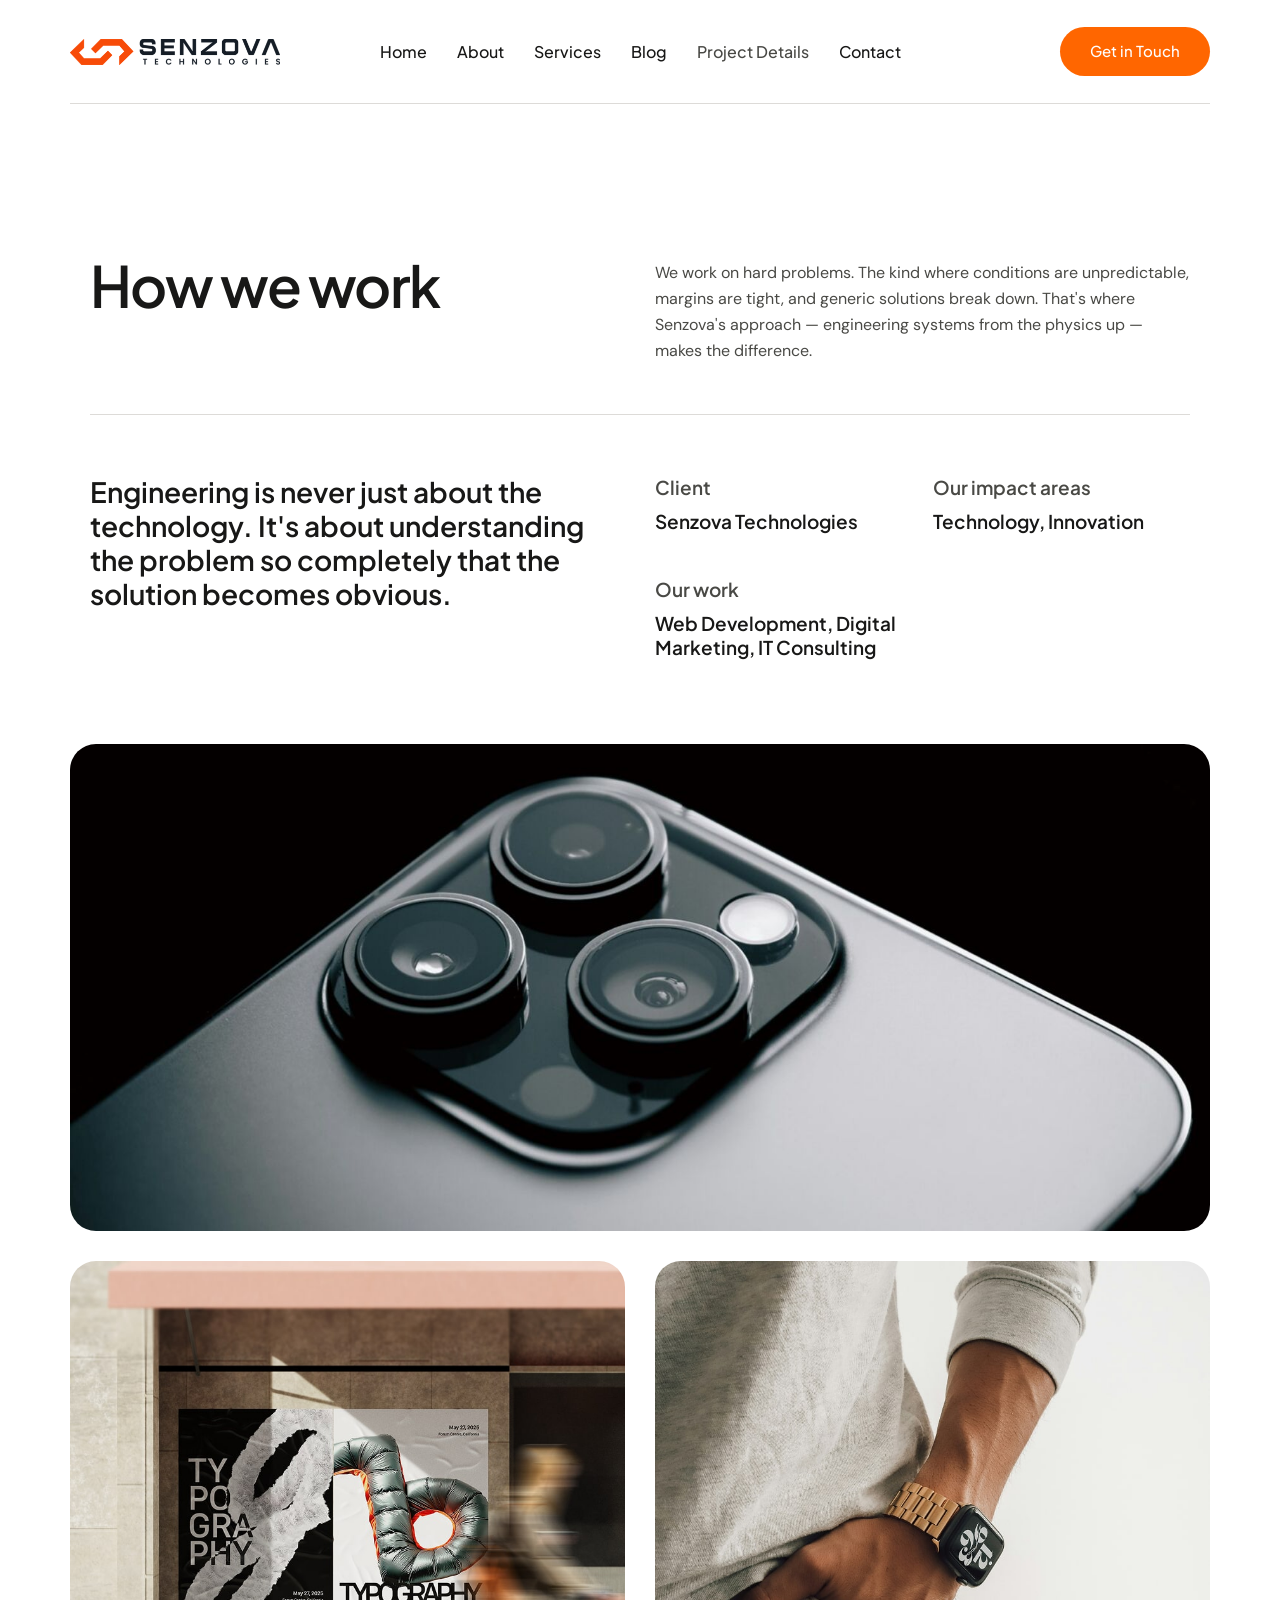
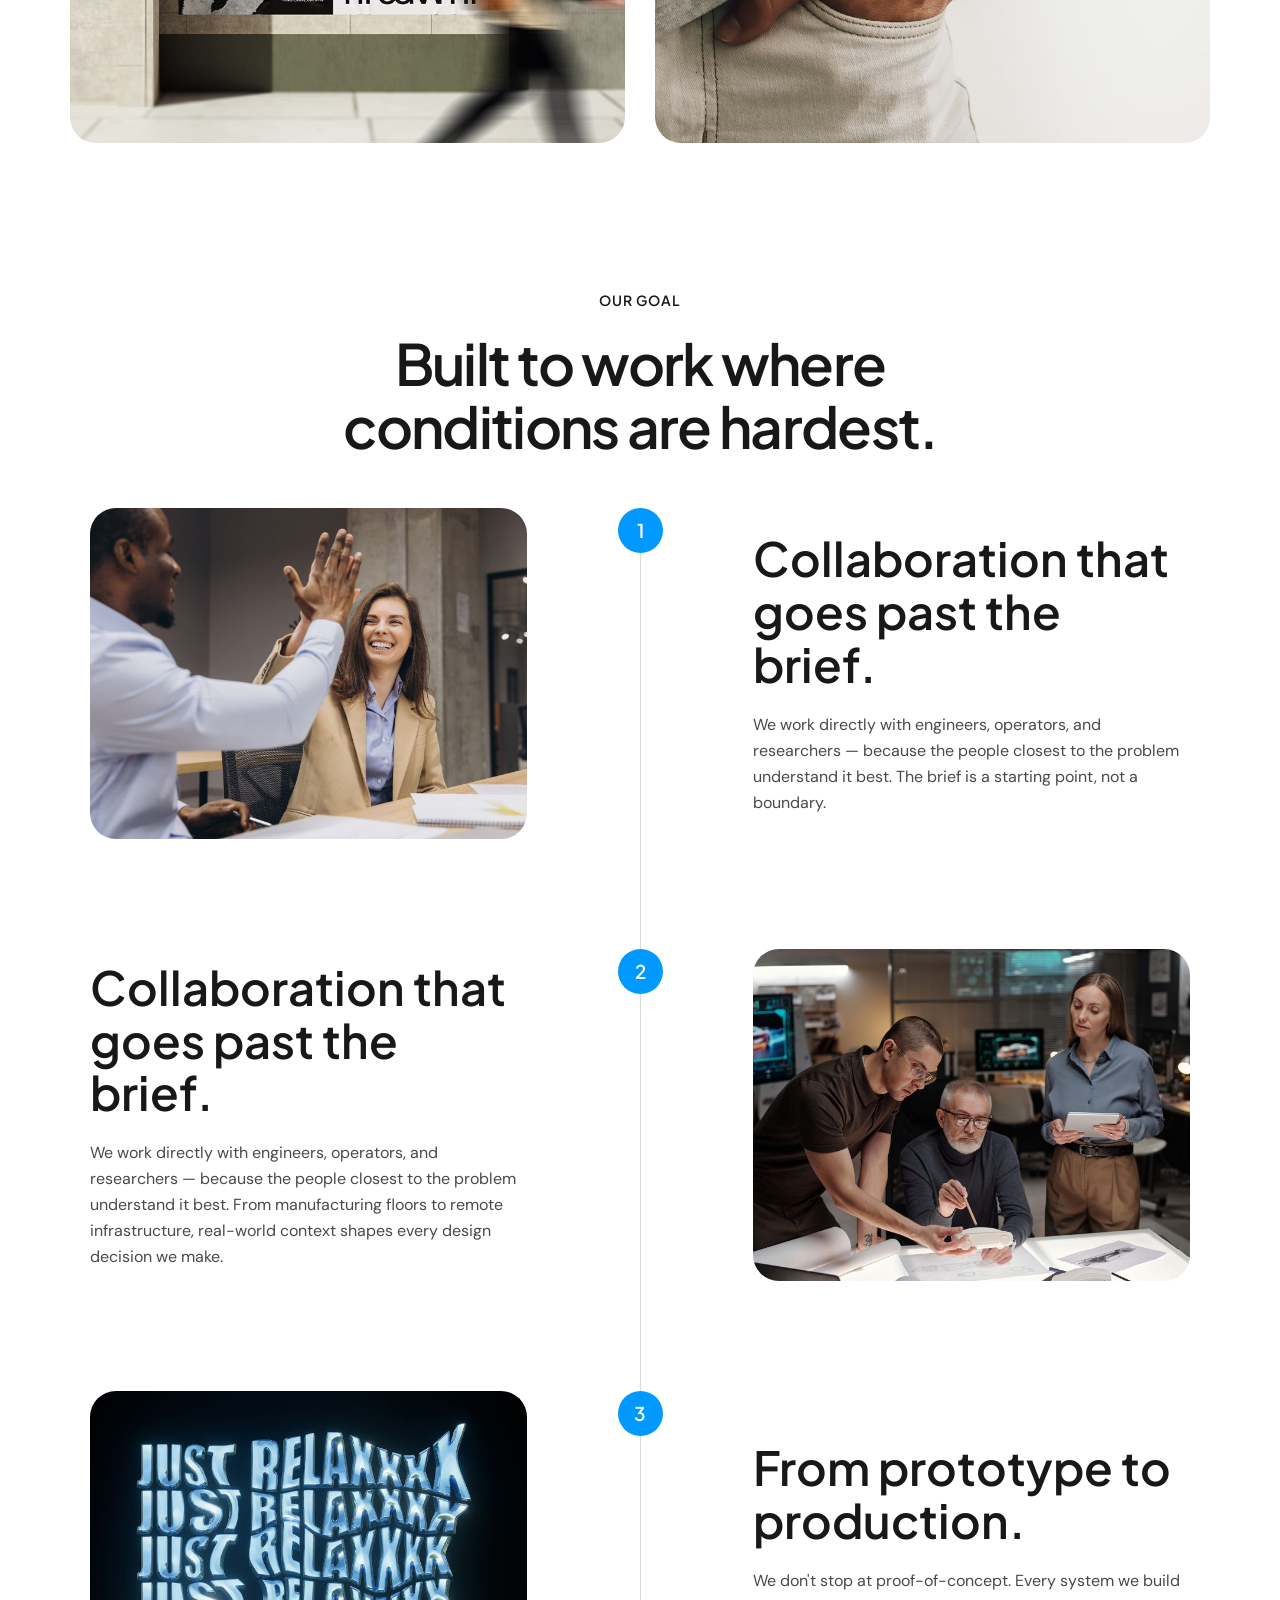
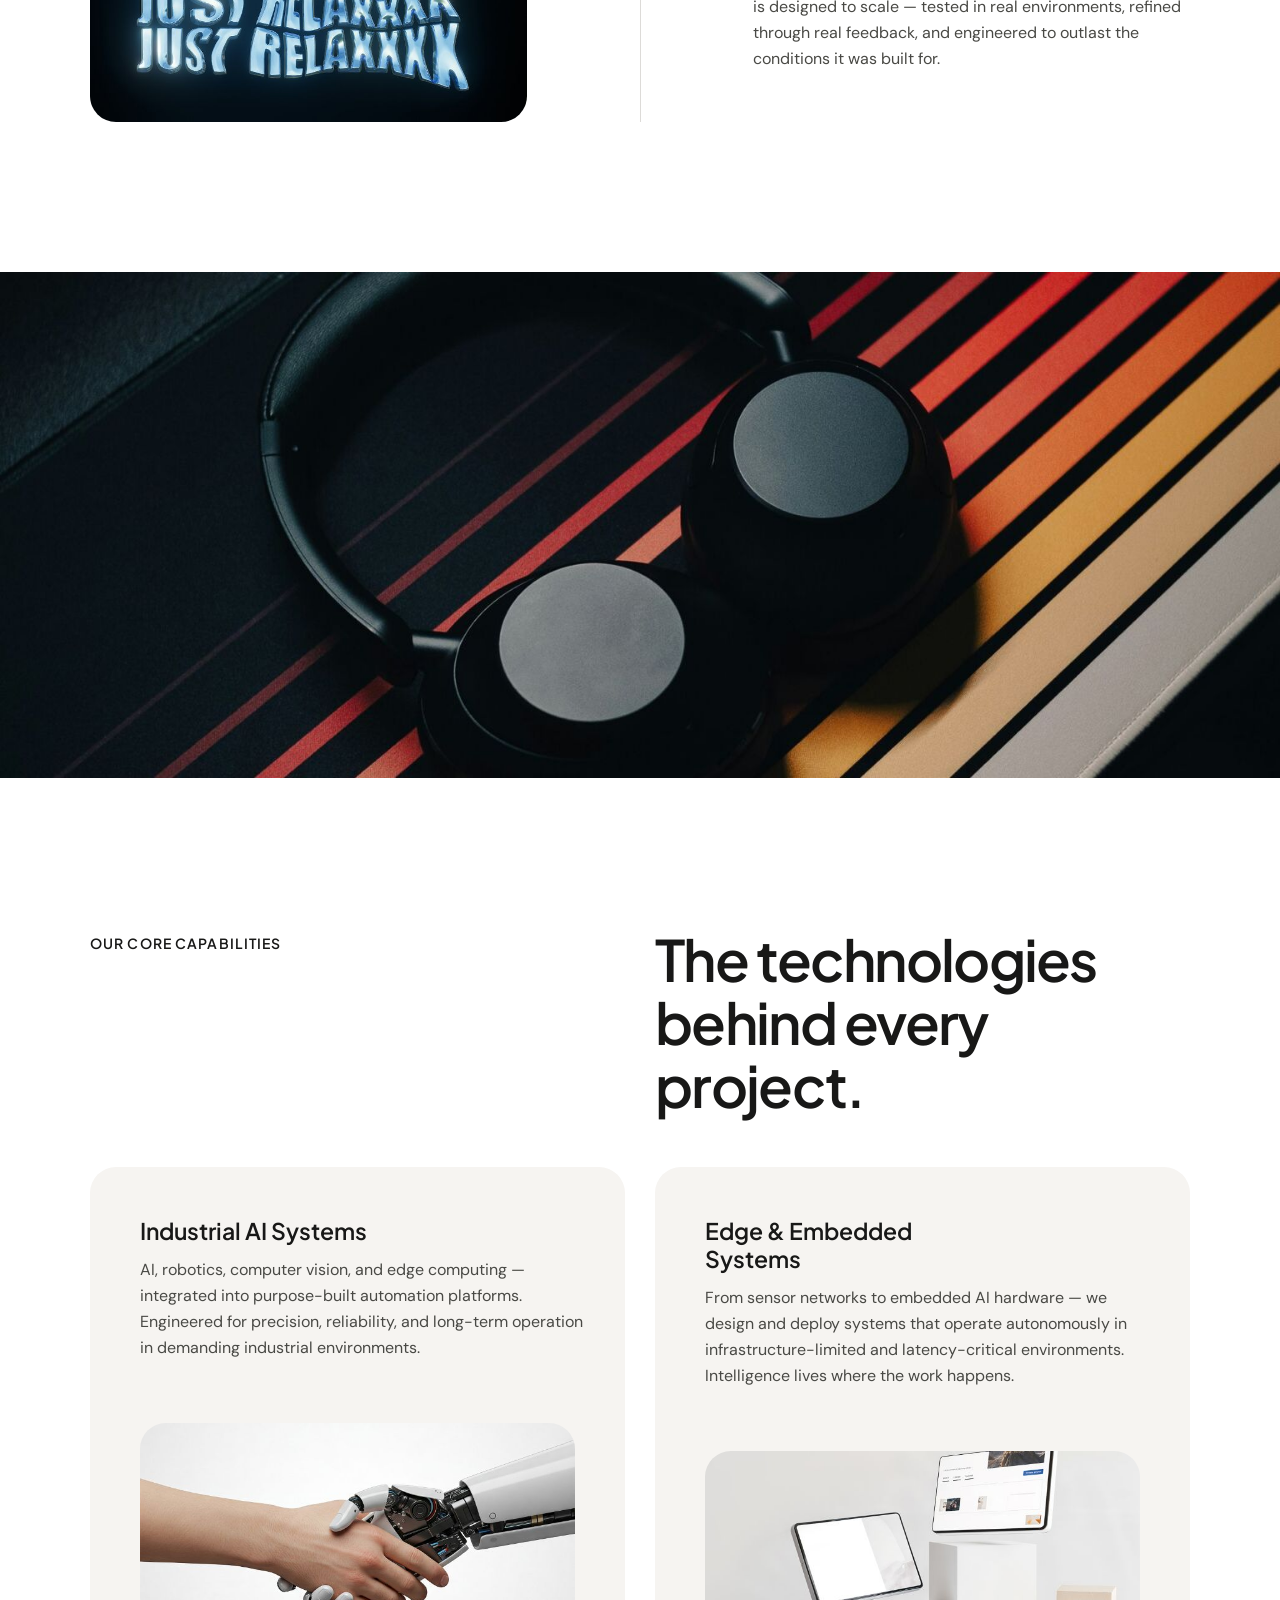
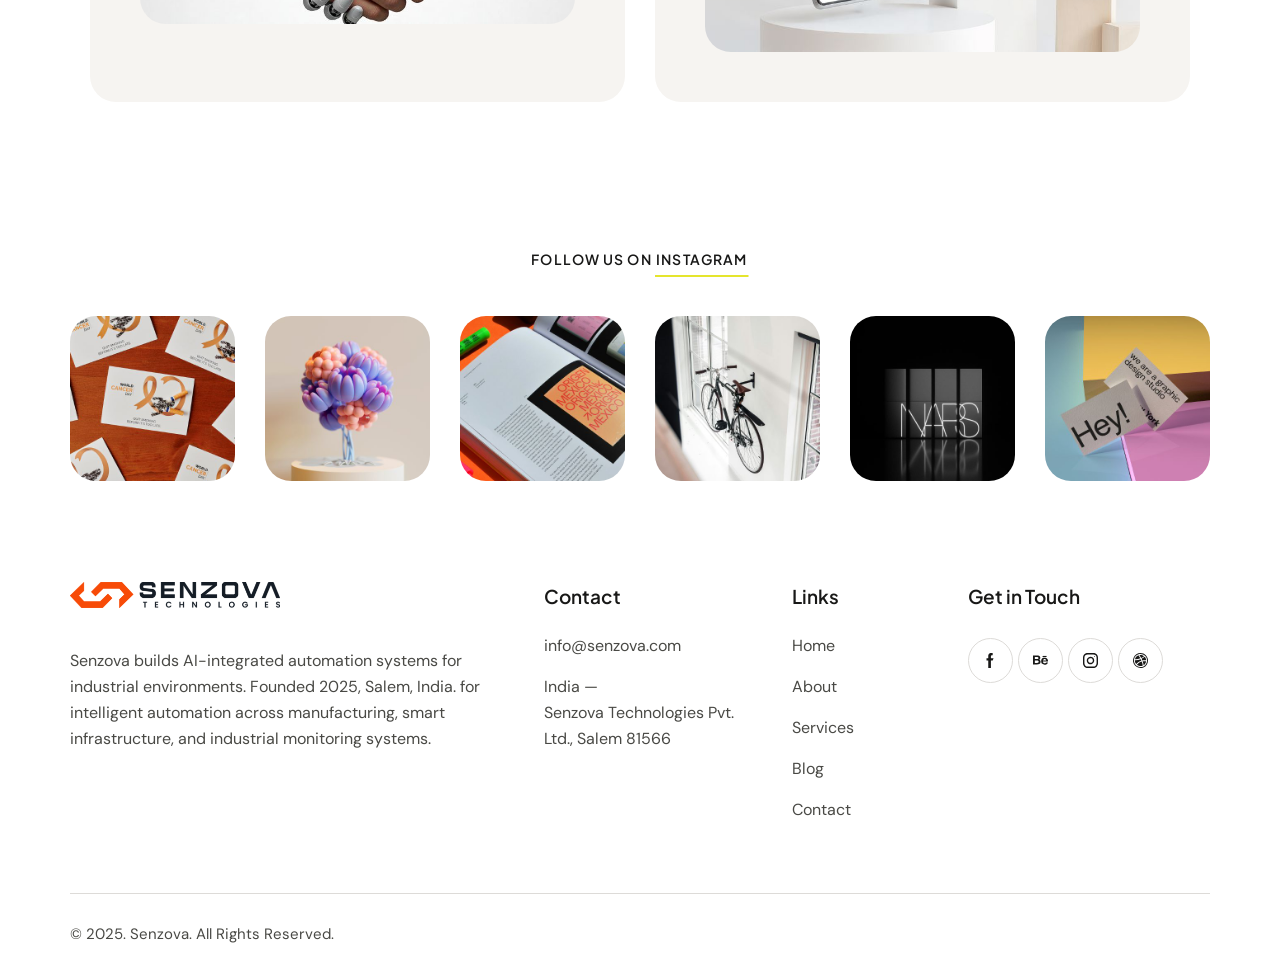
<file: project-details.html>
<!DOCTYPE html>
<html lang="en-US" class="no-js scheme_default">
  <head>
    <meta charset="UTF-8" />
    <meta name="viewport" content="width=device-width, initial-scale=1" />
    <meta name="format-detection" content="telephone=no" />
    <link rel="profile" href="https://gmpg.org/xfn/11" />
    <title>Senzova Technologies</title>
    <meta name="robots" content="max-image-preview:large" />
    <style>
      img:is([sizes="auto" i], [sizes^="auto," i]) {
        contain-intrinsic-size: 3000px 1500px;
      }
    </style>
    <link rel="dns-prefetch" href="https://fonts.googleapis.com/" />
    <link
      rel="alternate"
      type="application/rss+xml"
      title="Senzova Technologies &raquo; Feed"
      href="feed/index.html"
    />
    <link
      rel="alternate"
      type="application/rss+xml"
      title="Senzova Technologies &raquo; Comments Feed"
      href="comments/feed/index.html"
    />
    <meta property="og:type" content="article" />
    <meta
      property="og:url"
      content="https://digital-agency.elementra.themerex.net/project-details/"
    />
    <meta property="og:title" content="Project Details" />
    <meta
      property="og:description"
      content="Project overview				
		Senzova Technologies develops intelligent automation systems integrating AI, robotics, computer vision, and edge computing for industrial applications.		
					We collaborated with a local startup to enhance their digital footprint and boost user engagement.				
					Client				
			
																					
														
								Senzova Technologies							
													
													
					Our impact areas				
			
																					
														
								Technology, Innovation							
													
													
					Our work				
			
																					
														
								Web Development,"
    />
    <script type="text/javascript">
      /* <![CDATA[ */
      window._wpemojiSettings = {
        baseUrl: "https:\/\/s.w.org\/images\/core\/emoji\/16.0.1\/72x72\/",
        ext: ".png",
        svgUrl: "https:\/\/s.w.org\/images\/core\/emoji\/16.0.1\/svg\/",
        svgExt: ".svg",
        source: {
          concatemoji:
            "https:\/\/digital-agency.elementra.themerex.net\/wp-includes\/js\/wp-emoji-release.min.js?ver=6.8.2",
        },
      };
      /*! This file is auto-generated */
      !(function (s, n) {
        var o, i, e;
        function c(e) {
          try {
            var t = { supportTests: e, timestamp: new Date().valueOf() };
            sessionStorage.setItem(o, JSON.stringify(t));
          } catch (e) {}
        }
        function p(e, t, n) {
          e.clearRect(0, 0, e.canvas.width, e.canvas.height),
            e.fillText(t, 0, 0);
          var t = new Uint32Array(
              e.getImageData(0, 0, e.canvas.width, e.canvas.height).data
            ),
            a =
              (e.clearRect(0, 0, e.canvas.width, e.canvas.height),
              e.fillText(n, 0, 0),
              new Uint32Array(
                e.getImageData(0, 0, e.canvas.width, e.canvas.height).data
              ));
          return t.every(function (e, t) {
            return e === a[t];
          });
        }
        function u(e, t) {
          e.clearRect(0, 0, e.canvas.width, e.canvas.height),
            e.fillText(t, 0, 0);
          for (
            var n = e.getImageData(16, 16, 1, 1), a = 0;
            a < n.data.length;
            a++
          )
            if (0 !== n.data[a]) return !1;
          return !0;
        }
        function f(e, t, n, a) {
          switch (t) {
            case "flag":
              return n(
                e,
                "\ud83c\udff3\ufe0f\u200d\u26a7\ufe0f",
                "\ud83c\udff3\ufe0f\u200b\u26a7\ufe0f"
              )
                ? !1
                : !n(
                    e,
                    "\ud83c\udde8\ud83c\uddf6",
                    "\ud83c\udde8\u200b\ud83c\uddf6"
                  ) &&
                    !n(
                      e,
                      "\ud83c\udff4\udb40\udc67\udb40\udc62\udb40\udc65\udb40\udc6e\udb40\udc67\udb40\udc7f",
                      "\ud83c\udff4\u200b\udb40\udc67\u200b\udb40\udc62\u200b\udb40\udc65\u200b\udb40\udc6e\u200b\udb40\udc67\u200b\udb40\udc7f"
                    );
            case "emoji":
              return !a(e, "\ud83e\udedf");
          }
          return !1;
        }
        function g(e, t, n, a) {
          var r =
              "undefined" != typeof WorkerGlobalScope &&
              self instanceof WorkerGlobalScope
                ? new OffscreenCanvas(300, 150)
                : s.createElement("canvas"),
            o = r.getContext("2d", { willReadFrequently: !0 }),
            i = ((o.textBaseline = "top"), (o.font = "600 32px Arial"), {});
          return (
            e.forEach(function (e) {
              i[e] = t(o, e, n, a);
            }),
            i
          );
        }
        function t(e) {
          var t = s.createElement("script");
          (t.src = e), (t.defer = !0), s.head.appendChild(t);
        }
        "undefined" != typeof Promise &&
          ((o = "wpEmojiSettingsSupports"),
          (i = ["flag", "emoji"]),
          (n.supports = { everything: !0, everythingExceptFlag: !0 }),
          (e = new Promise(function (e) {
            s.addEventListener("DOMContentLoaded", e, { once: !0 });
          })),
          new Promise(function (t) {
            var n = (function () {
              try {
                var e = JSON.parse(sessionStorage.getItem(o));
                if (
                  "object" == typeof e &&
                  "number" == typeof e.timestamp &&
                  new Date().valueOf() < e.timestamp + 604800 &&
                  "object" == typeof e.supportTests
                )
                  return e.supportTests;
              } catch (e) {}
              return null;
            })();
            if (!n) {
              if (
                "undefined" != typeof Worker &&
                "undefined" != typeof OffscreenCanvas &&
                "undefined" != typeof URL &&
                URL.createObjectURL &&
                "undefined" != typeof Blob
              )
                try {
                  var e =
                      "postMessage(" +
                      g.toString() +
                      "(" +
                      [
                        JSON.stringify(i),
                        f.toString(),
                        p.toString(),
                        u.toString(),
                      ].join(",") +
                      "));",
                    a = new Blob([e], { type: "text/javascript" }),
                    r = new Worker(URL.createObjectURL(a), {
                      name: "wpTestEmojiSupports",
                    });
                  return void (r.onmessage = function (e) {
                    c((n = e.data)), r.terminate(), t(n);
                  });
                } catch (e) {}
              c((n = g(i, f, p, u)));
            }
            t(n);
          })
            .then(function (e) {
              for (var t in e)
                (n.supports[t] = e[t]),
                  (n.supports.everything =
                    n.supports.everything && n.supports[t]),
                  "flag" !== t &&
                    (n.supports.everythingExceptFlag =
                      n.supports.everythingExceptFlag && n.supports[t]);
              (n.supports.everythingExceptFlag =
                n.supports.everythingExceptFlag && !n.supports.flag),
                (n.DOMReady = !1),
                (n.readyCallback = function () {
                  n.DOMReady = !0;
                });
            })
            .then(function () {
              return e;
            })
            .then(function () {
              var e;
              n.supports.everything ||
                (n.readyCallback(),
                (e = n.source || {}).concatemoji
                  ? t(e.concatemoji)
                  : e.wpemoji && e.twemoji && (t(e.twemoji), t(e.wpemoji)));
            }));
      })((window, document), window._wpemojiSettings);
      /* ]]> */
    </script>
    <link
      property="stylesheet"
      rel="stylesheet"
      id="trx_addons-icons-css"
      href="/wp-content/plugins/trx_addons/css/font-icons/css/trx_addons_icons.css"
      type="text/css"
      media="all"
    />
    <link
      property="stylesheet"
      rel="stylesheet"
      href="https://fonts.googleapis.com/css2?family=Inter+Tight:ital,wght@0,100..900;1,100..900&#038;display=swap"
      type="text/css"
      media="all"
    />
    <link
      property="stylesheet"
      rel="stylesheet"
      id="elementra-font-google_fonts-css"
      href="https://fonts.googleapis.com/css2?family=DM+Sans:ital,opsz,wght@0,9..40,100..1000;1,9..40,100..1000&#038;family=Plus+Jakarta+Sans:ital,wght@0,200..800;1,200..800&#038;subset=latin,latin-ext&#038;display=swap"
      type="text/css"
      media="all"
    />
    <link
      property="stylesheet"
      rel="stylesheet"
      id="elementra-fontello-css"
      href="wp-content/themes/elementra/skins/digital-agency/css/font-icons/css/fontello.css"
      type="text/css"
      media="all"
    />
    <style id="wp-emoji-styles-inline-css" type="text/css">
      img.wp-smiley,
      img.emoji {
        display: inline !important;
        border: none !important;
        box-shadow: none !important;
        height: 1em !important;
        width: 1em !important;
        margin: 0 0.07em !important;
        vertical-align: -0.1em !important;
        background: none !important;
        padding: 0 !important;
      }
    </style>
    <style id="global-styles-inline-css" type="text/css">
      :root {
        --wp--preset--aspect-ratio--square: 1;
        --wp--preset--aspect-ratio--4-3: 4/3;
        --wp--preset--aspect-ratio--3-4: 3/4;
        --wp--preset--aspect-ratio--3-2: 3/2;
        --wp--preset--aspect-ratio--2-3: 2/3;
        --wp--preset--aspect-ratio--16-9: 16/9;
        --wp--preset--aspect-ratio--9-16: 9/16;
        --wp--preset--color--black: #000000;
        --wp--preset--color--cyan-bluish-gray: #abb8c3;
        --wp--preset--color--white: #ffffff;
        --wp--preset--color--pale-pink: #f78da7;
        --wp--preset--color--vivid-red: #cf2e2e;
        --wp--preset--color--luminous-vivid-orange: #ff6900;
        --wp--preset--color--luminous-vivid-amber: #fcb900;
        --wp--preset--color--light-green-cyan: #7bdcb5;
        --wp--preset--color--vivid-green-cyan: #00d084;
        --wp--preset--color--pale-cyan-blue: #8ed1fc;
        --wp--preset--color--vivid-cyan-blue: #0693e3;
        --wp--preset--color--vivid-purple: #9b51e0;
        --wp--preset--color--theme-color-bg-color: #ffffff;
        --wp--preset--color--theme-color-bg-color-2: #f6f4f1;
        --wp--preset--color--theme-color-bd-color: #dddbd8;
        --wp--preset--color--theme-color-title: #181817;
        --wp--preset--color--theme-color-meta: #7a7a74;
        --wp--preset--color--theme-color-link: #ff6600;
        --wp--preset--color--theme-color-hover: #e55b00;
        --wp--preset--gradient--vivid-cyan-blue-to-vivid-purple: linear-gradient(
          135deg,
          rgba(6, 147, 227, 1) 0%,
          rgb(155, 81, 224) 100%
        );
        --wp--preset--gradient--light-green-cyan-to-vivid-green-cyan: linear-gradient(
          135deg,
          rgb(122, 220, 180) 0%,
          rgb(0, 208, 130) 100%
        );
        --wp--preset--gradient--luminous-vivid-amber-to-luminous-vivid-orange: linear-gradient(
          135deg,
          rgba(252, 185, 0, 1) 0%,
          rgba(255, 105, 0, 1) 100%
        );
        --wp--preset--gradient--luminous-vivid-orange-to-vivid-red: linear-gradient(
          135deg,
          rgba(255, 105, 0, 1) 0%,
          rgb(207, 46, 46) 100%
        );
        --wp--preset--gradient--very-light-gray-to-cyan-bluish-gray: linear-gradient(
          135deg,
          rgb(238, 238, 238) 0%,
          rgb(169, 184, 195) 100%
        );
        --wp--preset--gradient--cool-to-warm-spectrum: linear-gradient(
          135deg,
          rgb(74, 234, 220) 0%,
          rgb(151, 120, 209) 20%,
          rgb(207, 42, 186) 40%,
          rgb(238, 44, 130) 60%,
          rgb(251, 105, 98) 80%,
          rgb(254, 248, 76) 100%
        );
        --wp--preset--gradient--blush-light-purple: linear-gradient(
          135deg,
          rgb(255, 206, 236) 0%,
          rgb(152, 150, 240) 100%
        );
        --wp--preset--gradient--blush-bordeaux: linear-gradient(
          135deg,
          rgb(254, 205, 165) 0%,
          rgb(254, 45, 45) 50%,
          rgb(107, 0, 62) 100%
        );
        --wp--preset--gradient--luminous-dusk: linear-gradient(
          135deg,
          rgb(255, 203, 112) 0%,
          rgb(199, 81, 192) 50%,
          rgb(65, 88, 208) 100%
        );
        --wp--preset--gradient--pale-ocean: linear-gradient(
          135deg,
          rgb(255, 245, 203) 0%,
          rgb(182, 227, 212) 50%,
          rgb(51, 167, 181) 100%
        );
        --wp--preset--gradient--electric-grass: linear-gradient(
          135deg,
          rgb(202, 248, 128) 0%,
          rgb(113, 206, 126) 100%
        );
        --wp--preset--gradient--midnight: linear-gradient(
          135deg,
          rgb(2, 3, 129) 0%,
          rgb(40, 116, 252) 100%
        );
        --wp--preset--gradient--vertical-link-to-hover: linear-gradient(
          to bottom,
          var(--theme-color-link) 0%,
          var(--theme-color-hover) 100%
        );
        --wp--preset--gradient--diagonal-link-to-hover: linear-gradient(
          to bottom right,
          var(--theme-color-link) 0%,
          var(--theme-color-hover) 100%
        );
        --wp--preset--font-size--small: 13px;
        --wp--preset--font-size--medium: clamp(
          14px,
          0.875rem + ((1vw - 3.2px) * 0.619),
          20px
        );
        --wp--preset--font-size--large: clamp(
          22.041px,
          1.378rem + ((1vw - 3.2px) * 1.439),
          36px
        );
        --wp--preset--font-size--x-large: clamp(
          25.014px,
          1.563rem + ((1vw - 3.2px) * 1.751),
          42px
        );
        --wp--preset--font-family--p-font: "DM Sans", sans-serif;
        --wp--preset--font-family--post-font: inherit;
        --wp--preset--font-family--h-1-font: "Plus Jakarta Sans", sans-serif;
        --wp--preset--spacing--20: 0.44rem;
        --wp--preset--spacing--30: 0.67rem;
        --wp--preset--spacing--40: 1rem;
        --wp--preset--spacing--50: 1.5rem;
        --wp--preset--spacing--60: 2.25rem;
        --wp--preset--spacing--70: 3.38rem;
        --wp--preset--spacing--80: 5.06rem;
        --wp--preset--shadow--natural: 6px 6px 9px rgba(0, 0, 0, 0.2);
        --wp--preset--shadow--deep: 12px 12px 50px rgba(0, 0, 0, 0.4);
        --wp--preset--shadow--sharp: 6px 6px 0px rgba(0, 0, 0, 0.2);
        --wp--preset--shadow--outlined: 6px 6px 0px -3px rgba(255, 255, 255, 1),
          6px 6px rgba(0, 0, 0, 1);
        --wp--preset--shadow--crisp: 6px 6px 0px rgba(0, 0, 0, 1);
        --wp--custom--spacing--tiny: var(--sc-space-tiny, 1rem);
        --wp--custom--spacing--small: var(--sc-space-small, 2rem);
        --wp--custom--spacing--medium: var(--sc-space-medium, 3.3333rem);
        --wp--custom--spacing--large: var(--sc-space-large, 6.6667rem);
        --wp--custom--spacing--huge: var(--sc-space-huge, 8.6667rem);
      }
      :root {
        --wp--style--global--content-size: 850px;
        --wp--style--global--wide-size: 1290px;
      }
      :where(body) {
        margin: 0;
      }
      .wp-site-blocks > .alignleft {
        float: left;
        margin-right: 2em;
      }
      .wp-site-blocks > .alignright {
        float: right;
        margin-left: 2em;
      }
      .wp-site-blocks > .aligncenter {
        justify-content: center;
        margin-left: auto;
        margin-right: auto;
      }
      :where(.is-layout-flex) {
        gap: 0.5em;
      }
      :where(.is-layout-grid) {
        gap: 0.5em;
      }
      .is-layout-flow > .alignleft {
        float: left;
        margin-inline-start: 0;
        margin-inline-end: 2em;
      }
      .is-layout-flow > .alignright {
        float: right;
        margin-inline-start: 2em;
        margin-inline-end: 0;
      }
      .is-layout-flow > .aligncenter {
        margin-left: auto !important;
        margin-right: auto !important;
      }
      .is-layout-constrained > .alignleft {
        float: left;
        margin-inline-start: 0;
        margin-inline-end: 2em;
      }
      .is-layout-constrained > .alignright {
        float: right;
        margin-inline-start: 2em;
        margin-inline-end: 0;
      }
      .is-layout-constrained > .aligncenter {
        margin-left: auto !important;
        margin-right: auto !important;
      }
      .is-layout-constrained
        > :where(:not(.alignleft):not(.alignright):not(.alignfull)) {
        max-width: var(--wp--style--global--content-size);
        margin-left: auto !important;
        margin-right: auto !important;
      }
      .is-layout-constrained > .alignwide {
        max-width: var(--wp--style--global--wide-size);
      }
      body .is-layout-flex {
        display: flex;
      }
      .is-layout-flex {
        flex-wrap: wrap;
        align-items: center;
      }
      .is-layout-flex > :is(*, div) {
        margin: 0;
      }
      body .is-layout-grid {
        display: grid;
      }
      .is-layout-grid > :is(*, div) {
        margin: 0;
      }
      body {
        padding-top: 0px;
        padding-right: 0px;
        padding-bottom: 0px;
        padding-left: 0px;
      }
      a:where(:not(.wp-element-button)) {
        text-decoration: underline;
      }
      :root :where(.wp-element-button, .wp-block-button__link) {
        background-color: #32373c;
        border-width: 0;
        color: #fff;
        font-family: inherit;
        font-size: inherit;
        line-height: inherit;
        padding: calc(0.667em + 2px) calc(1.333em + 2px);
        text-decoration: none;
      }
      .has-black-color {
        color: var(--wp--preset--color--black) !important;
      }
      .has-cyan-bluish-gray-color {
        color: var(--wp--preset--color--cyan-bluish-gray) !important;
      }
      .has-white-color {
        color: var(--wp--preset--color--white) !important;
      }
      .has-pale-pink-color {
        color: var(--wp--preset--color--pale-pink) !important;
      }
      .has-vivid-red-color {
        color: var(--wp--preset--color--vivid-red) !important;
      }
      .has-luminous-vivid-orange-color {
        color: var(--wp--preset--color--luminous-vivid-orange) !important;
      }
      .has-luminous-vivid-amber-color {
        color: var(--wp--preset--color--luminous-vivid-amber) !important;
      }
      .has-light-green-cyan-color {
        color: var(--wp--preset--color--light-green-cyan) !important;
      }
      .has-vivid-green-cyan-color {
        color: var(--wp--preset--color--vivid-green-cyan) !important;
      }
      .has-pale-cyan-blue-color {
        color: var(--wp--preset--color--pale-cyan-blue) !important;
      }
      .has-vivid-cyan-blue-color {
        color: var(--wp--preset--color--vivid-cyan-blue) !important;
      }
      .has-vivid-purple-color {
        color: var(--wp--preset--color--vivid-purple) !important;
      }
      .has-theme-color-bg-color-color {
        color: var(--wp--preset--color--theme-color-bg-color) !important;
      }
      .has-theme-color-bg-color-2-color {
        color: var(--wp--preset--color--theme-color-bg-color-2) !important;
      }
      .has-theme-color-bd-color-color {
        color: var(--wp--preset--color--theme-color-bd-color) !important;
      }
      .has-theme-color-title-color {
        color: var(--wp--preset--color--theme-color-title) !important;
      }
      .has-theme-color-meta-color {
        color: var(--wp--preset--color--theme-color-meta) !important;
      }
      .has-theme-color-link-color {
        color: var(--wp--preset--color--theme-color-link) !important;
      }
      .has-theme-color-hover-color {
        color: var(--wp--preset--color--theme-color-hover) !important;
      }
      .has-black-background-color {
        background-color: var(--wp--preset--color--black) !important;
      }
      .has-cyan-bluish-gray-background-color {
        background-color: var(--wp--preset--color--cyan-bluish-gray) !important;
      }
      .has-white-background-color {
        background-color: var(--wp--preset--color--white) !important;
      }
      .has-pale-pink-background-color {
        background-color: var(--wp--preset--color--pale-pink) !important;
      }
      .has-vivid-red-background-color {
        background-color: var(--wp--preset--color--vivid-red) !important;
      }
      .has-luminous-vivid-orange-background-color {
        background-color: var(
          --wp--preset--color--luminous-vivid-orange
        ) !important;
      }
      .has-luminous-vivid-amber-background-color {
        background-color: var(
          --wp--preset--color--luminous-vivid-amber
        ) !important;
      }
      .has-light-green-cyan-background-color {
        background-color: var(--wp--preset--color--light-green-cyan) !important;
      }
      .has-vivid-green-cyan-background-color {
        background-color: var(--wp--preset--color--vivid-green-cyan) !important;
      }
      .has-pale-cyan-blue-background-color {
        background-color: var(--wp--preset--color--pale-cyan-blue) !important;
      }
      .has-vivid-cyan-blue-background-color {
        background-color: var(--wp--preset--color--vivid-cyan-blue) !important;
      }
      .has-vivid-purple-background-color {
        background-color: var(--wp--preset--color--vivid-purple) !important;
      }
      .has-theme-color-bg-color-background-color {
        background-color: var(
          --wp--preset--color--theme-color-bg-color
        ) !important;
      }
      .has-theme-color-bg-color-2-background-color {
        background-color: var(
          --wp--preset--color--theme-color-bg-color-2
        ) !important;
      }
      .has-theme-color-bd-color-background-color {
        background-color: var(
          --wp--preset--color--theme-color-bd-color
        ) !important;
      }
      .has-theme-color-title-background-color {
        background-color: var(
          --wp--preset--color--theme-color-title
        ) !important;
      }
      .has-theme-color-meta-background-color {
        background-color: var(--wp--preset--color--theme-color-meta) !important;
      }
      .has-theme-color-link-background-color {
        background-color: var(--wp--preset--color--theme-color-link) !important;
      }
      .has-theme-color-hover-background-color {
        background-color: var(
          --wp--preset--color--theme-color-hover
        ) !important;
      }
      .has-black-border-color {
        border-color: var(--wp--preset--color--black) !important;
      }
      .has-cyan-bluish-gray-border-color {
        border-color: var(--wp--preset--color--cyan-bluish-gray) !important;
      }
      .has-white-border-color {
        border-color: var(--wp--preset--color--white) !important;
      }
      .has-pale-pink-border-color {
        border-color: var(--wp--preset--color--pale-pink) !important;
      }
      .has-vivid-red-border-color {
        border-color: var(--wp--preset--color--vivid-red) !important;
      }
      .has-luminous-vivid-orange-border-color {
        border-color: var(
          --wp--preset--color--luminous-vivid-orange
        ) !important;
      }
      .has-luminous-vivid-amber-border-color {
        border-color: var(--wp--preset--color--luminous-vivid-amber) !important;
      }
      .has-light-green-cyan-border-color {
        border-color: var(--wp--preset--color--light-green-cyan) !important;
      }
      .has-vivid-green-cyan-border-color {
        border-color: var(--wp--preset--color--vivid-green-cyan) !important;
      }
      .has-pale-cyan-blue-border-color {
        border-color: var(--wp--preset--color--pale-cyan-blue) !important;
      }
      .has-vivid-cyan-blue-border-color {
        border-color: var(--wp--preset--color--vivid-cyan-blue) !important;
      }
      .has-vivid-purple-border-color {
        border-color: var(--wp--preset--color--vivid-purple) !important;
      }
      .has-theme-color-bg-color-border-color {
        border-color: var(--wp--preset--color--theme-color-bg-color) !important;
      }
      .has-theme-color-bg-color-2-border-color {
        border-color: var(
          --wp--preset--color--theme-color-bg-color-2
        ) !important;
      }
      .has-theme-color-bd-color-border-color {
        border-color: var(--wp--preset--color--theme-color-bd-color) !important;
      }
      .has-theme-color-title-border-color {
        border-color: var(--wp--preset--color--theme-color-title) !important;
      }
      .has-theme-color-meta-border-color {
        border-color: var(--wp--preset--color--theme-color-meta) !important;
      }
      .has-theme-color-link-border-color {
        border-color: var(--wp--preset--color--theme-color-link) !important;
      }
      .has-theme-color-hover-border-color {
        border-color: var(--wp--preset--color--theme-color-hover) !important;
      }
      .has-vivid-cyan-blue-to-vivid-purple-gradient-background {
        background: var(
          --wp--preset--gradient--vivid-cyan-blue-to-vivid-purple
        ) !important;
      }
      .has-light-green-cyan-to-vivid-green-cyan-gradient-background {
        background: var(
          --wp--preset--gradient--light-green-cyan-to-vivid-green-cyan
        ) !important;
      }
      .has-luminous-vivid-amber-to-luminous-vivid-orange-gradient-background {
        background: var(
          --wp--preset--gradient--luminous-vivid-amber-to-luminous-vivid-orange
        ) !important;
      }
      .has-luminous-vivid-orange-to-vivid-red-gradient-background {
        background: var(
          --wp--preset--gradient--luminous-vivid-orange-to-vivid-red
        ) !important;
      }
      .has-very-light-gray-to-cyan-bluish-gray-gradient-background {
        background: var(
          --wp--preset--gradient--very-light-gray-to-cyan-bluish-gray
        ) !important;
      }
      .has-cool-to-warm-spectrum-gradient-background {
        background: var(
          --wp--preset--gradient--cool-to-warm-spectrum
        ) !important;
      }
      .has-blush-light-purple-gradient-background {
        background: var(--wp--preset--gradient--blush-light-purple) !important;
      }
      .has-blush-bordeaux-gradient-background {
        background: var(--wp--preset--gradient--blush-bordeaux) !important;
      }
      .has-luminous-dusk-gradient-background {
        background: var(--wp--preset--gradient--luminous-dusk) !important;
      }
      .has-pale-ocean-gradient-background {
        background: var(--wp--preset--gradient--pale-ocean) !important;
      }
      .has-electric-grass-gradient-background {
        background: var(--wp--preset--gradient--electric-grass) !important;
      }
      .has-midnight-gradient-background {
        background: var(--wp--preset--gradient--midnight) !important;
      }
      .has-vertical-link-to-hover-gradient-background {
        background: var(
          --wp--preset--gradient--vertical-link-to-hover
        ) !important;
      }
      .has-diagonal-link-to-hover-gradient-background {
        background: var(
          --wp--preset--gradient--diagonal-link-to-hover
        ) !important;
      }
      .has-small-font-size {
        font-size: var(--wp--preset--font-size--small) !important;
      }
      .has-medium-font-size {
        font-size: var(--wp--preset--font-size--medium) !important;
      }
      .has-large-font-size {
        font-size: var(--wp--preset--font-size--large) !important;
      }
      .has-x-large-font-size {
        font-size: var(--wp--preset--font-size--x-large) !important;
      }
      .has-p-font-font-family {
        font-family: var(--wp--preset--font-family--p-font) !important;
      }
      .has-post-font-font-family {
        font-family: var(--wp--preset--font-family--post-font) !important;
      }
      .has-h-1-font-font-family {
        font-family: var(--wp--preset--font-family--h-1-font) !important;
      }
      :root :where(.wp-block-button .wp-block-button__link) {
        background-color: var(--theme-color-text_link);
        border-radius: 0;
        color: var(--theme-color-inverse_link);
        font-family: var(--theme-font-button_font-family);
        font-size: var(--theme-font-button_font-size);
        font-weight: var(--theme-font-button_font-weight);
        line-height: var(--theme-font-button_line-height);
      }
      :where(.wp-block-post-template.is-layout-flex) {
        gap: 1.25em;
      }
      :where(.wp-block-post-template.is-layout-grid) {
        gap: 1.25em;
      }
      :where(.wp-block-columns.is-layout-flex) {
        gap: 2em;
      }
      :where(.wp-block-columns.is-layout-grid) {
        gap: 2em;
      }
      :root :where(.wp-block-pullquote) {
        border-width: 1px 0;
        font-size: clamp(0.984em, 0.984rem + ((1vw - 0.2em) * 0.851), 1.5em);
        line-height: 1.6;
      }
      :root :where(.wp-block-post-comments) {
        padding-top: var(--wp--custom--spacing--small);
      }
      :root :where(.wp-block-quote) {
        border-width: 1px;
      }
    </style>
    <link
      property="stylesheet"
      rel="stylesheet"
      id="magnific-popup-css"
      href="wp-content/plugins/trx_addons/js/magnific/magnific-popup.min.css"
      type="text/css"
      media="all"
    />
    <link
      property="stylesheet"
      rel="stylesheet"
      type="text/css"
      media="all"
    />
    <link
      property="stylesheet"
      rel="stylesheet"
      id="cute-alert-css"
      href="wp-content/plugins/metform/public/assets/lib/cute-alert/style.css_ver=3.9.9.css"
      type="text/css"
      media="all"
    />
    <link
      property="stylesheet"
      rel="stylesheet"
      id="text-editor-style-css"
      href="wp-content/plugins/metform/public/assets/css/text-editor.css_ver=3.9.9.css"
      type="text/css"
      media="all"
    />

    <link
      property="stylesheet"
      rel="stylesheet"
      id="elementor-frontend-css"
      href="wp-content/uploads/elementor/css/custom-frontend.min.css_ver=1749726700.css"
      type="text/css"
      media="all"
    />
    <style id="elementor-frontend-inline-css" type="text/css">
      .elementor-kit-5 {
        --e-global-color-primary: #6ec1e4;
        --e-global-color-secondary: #54595f;
        --e-global-color-text: #7a7a7a;
        --e-global-color-accent: #61ce70;
        --e-global-typography-primary-font-family: "Roboto";
        --e-global-typography-primary-font-weight: 600;
        --e-global-typography-secondary-font-family: "Roboto Slab";
        --e-global-typography-secondary-font-weight: 400;
        --e-global-typography-text-font-family: "Roboto";
        --e-global-typography-text-font-weight: 400;
        --e-global-typography-accent-font-family: "Roboto";
        --e-global-typography-accent-font-weight: 500;
        --e-global-color-theme_color_bg_color: #ffffff;
        --e-global-color-theme_color_bg_color_2: #f6f4f1;
        --e-global-color-theme_color_bd_color: #dddbd8;
        --e-global-color-theme_color_title: #181817;
        --e-global-color-theme_color_text: #494945;
        --e-global-color-theme_color_meta: #7a7a74;
        --e-global-color-theme_color_link: #ff6600;
        --e-global-color-theme_color_hover: #e55b00;
        --e-global-color-theme_color_alt_bg_color: #121212;
        --e-global-color-theme_color_alt_bg_color_2: #1b1919;
        --e-global-color-theme_color_alt_bd_color: #414141;
        --e-global-color-theme_color_alt_title: #fcfbf8;
        --e-global-color-theme_color_alt_text: #b7b7b7;
        --e-global-color-theme_color_alt_meta: #888888;
        --e-global-color-theme_color_alt_link: #ff6600;
        --e-global-color-theme_color_alt_hover: #e55b00;
        --e-global-typography-theme_font_p-font-family: "DM Sans";
        --e-global-typography-theme_font_p-font-size: 16px;
        --e-global-typography-theme_font_p-font-weight: 400;
        --e-global-typography-theme_font_p-text-transform: none;
        --e-global-typography-theme_font_p-font-style: normal;
        --e-global-typography-theme_font_p-line-height: 1.625em;
        --e-global-typography-theme_font_p-letter-spacing: 0px;
        --e-global-typography-theme_font_post-font-family: "inherit";
        --e-global-typography-theme_font_post-font-weight: inherit;
        --e-global-typography-theme_font_post-text-transform: inherit;
        --e-global-typography-theme_font_post-font-style: inherit;
        --e-global-typography-theme_font_post-text-decoration: inherit;
        --e-global-typography-theme_font_h1-font-family: "Plus Jakarta Sans";
        --e-global-typography-theme_font_h1-font-size: 57px;
        --e-global-typography-theme_font_h1-font-weight: 600;
        --e-global-typography-theme_font_h1-text-transform: none;
        --e-global-typography-theme_font_h1-font-style: normal;
        --e-global-typography-theme_font_h1-text-decoration: none;
        --e-global-typography-theme_font_h1-line-height: 1.1052em;
        --e-global-typography-theme_font_h1-letter-spacing: -1.7px;
        --e-global-typography-theme_font_h2-font-family: "Plus Jakarta Sans";
        --e-global-typography-theme_font_h2-font-size: 47px;
        --e-global-typography-theme_font_h2-font-weight: 600;
        --e-global-typography-theme_font_h2-text-transform: none;
        --e-global-typography-theme_font_h2-font-style: normal;
        --e-global-typography-theme_font_h2-text-decoration: none;
        --e-global-typography-theme_font_h2-line-height: 1.1276em;
        --e-global-typography-theme_font_h2-letter-spacing: 0px;
        --e-global-typography-theme_font_h3-font-family: "Plus Jakarta Sans";
        --e-global-typography-theme_font_h3-font-size: 35px;
        --e-global-typography-theme_font_h3-font-weight: 600;
        --e-global-typography-theme_font_h3-text-transform: none;
        --e-global-typography-theme_font_h3-font-style: normal;
        --e-global-typography-theme_font_h3-text-decoration: none;
        --e-global-typography-theme_font_h3-line-height: 1.1142em;
        --e-global-typography-theme_font_h3-letter-spacing: 0px;
        --e-global-typography-theme_font_h4-font-family: "Plus Jakarta Sans";
        --e-global-typography-theme_font_h4-font-size: 28px;
        --e-global-typography-theme_font_h4-font-weight: 600;
        --e-global-typography-theme_font_h4-text-transform: none;
        --e-global-typography-theme_font_h4-font-style: normal;
        --e-global-typography-theme_font_h4-text-decoration: none;
        --e-global-typography-theme_font_h4-line-height: 1.2143em;
        --e-global-typography-theme_font_h4-letter-spacing: 0px;
        --e-global-typography-theme_font_h5-font-family: "Plus Jakarta Sans";
        --e-global-typography-theme_font_h5-font-size: 23px;
        --e-global-typography-theme_font_h5-font-weight: 600;
        --e-global-typography-theme_font_h5-text-transform: none;
        --e-global-typography-theme_font_h5-font-style: normal;
        --e-global-typography-theme_font_h5-text-decoration: none;
        --e-global-typography-theme_font_h5-line-height: 1.2174em;
        --e-global-typography-theme_font_h5-letter-spacing: 0px;
        --e-global-typography-theme_font_h6-font-family: "Plus Jakarta Sans";
        --e-global-typography-theme_font_h6-font-size: 19px;
        --e-global-typography-theme_font_h6-font-weight: 600;
        --e-global-typography-theme_font_h6-text-transform: none;
        --e-global-typography-theme_font_h6-font-style: normal;
        --e-global-typography-theme_font_h6-text-decoration: none;
        --e-global-typography-theme_font_h6-line-height: 1.2632em;
        --e-global-typography-theme_font_h6-letter-spacing: 0px;
        --e-global-typography-theme_font_logo-font-family: "Plus Jakarta Sans";
        --e-global-typography-theme_font_logo-font-size: 35px;
        --e-global-typography-theme_font_logo-font-weight: 600;
        --e-global-typography-theme_font_logo-text-transform: none;
        --e-global-typography-theme_font_logo-font-style: normal;
        --e-global-typography-theme_font_logo-text-decoration: none;
        --e-global-typography-theme_font_logo-line-height: 1.1142em;
        --e-global-typography-theme_font_logo-letter-spacing: 0px;
        --e-global-typography-theme_font_button-font-family: "Plus Jakarta Sans";
        --e-global-typography-theme_font_button-font-size: 16px;
        --e-global-typography-theme_font_button-font-weight: 500;
        --e-global-typography-theme_font_button-text-transform: none;
        --e-global-typography-theme_font_button-font-style: normal;
        --e-global-typography-theme_font_button-text-decoration: none;
        --e-global-typography-theme_font_button-line-height: 20px;
        --e-global-typography-theme_font_button-letter-spacing: 0px;
        --e-global-typography-theme_font_input-font-family: "inherit";
        --e-global-typography-theme_font_input-font-size: 15px;
        --e-global-typography-theme_font_input-font-weight: 400;
        --e-global-typography-theme_font_input-text-transform: none;
        --e-global-typography-theme_font_input-font-style: normal;
        --e-global-typography-theme_font_input-text-decoration: none;
        --e-global-typography-theme_font_input-line-height: 1.6em;
        --e-global-typography-theme_font_input-letter-spacing: 0px;
        --e-global-typography-theme_font_info-font-family: "inherit";
        --e-global-typography-theme_font_info-font-size: 14px;
        --e-global-typography-theme_font_info-font-weight: 400;
        --e-global-typography-theme_font_info-text-transform: none;
        --e-global-typography-theme_font_info-font-style: normal;
        --e-global-typography-theme_font_info-text-decoration: none;
        --e-global-typography-theme_font_info-line-height: 1.5em;
        --e-global-typography-theme_font_info-letter-spacing: 0px;
        --e-global-typography-theme_font_menu-font-family: "Plus Jakarta Sans";
        --e-global-typography-theme_font_menu-font-size: 16px;
        --e-global-typography-theme_font_menu-font-weight: 500;
        --e-global-typography-theme_font_menu-text-transform: none;
        --e-global-typography-theme_font_menu-font-style: normal;
        --e-global-typography-theme_font_menu-text-decoration: none;
        --e-global-typography-theme_font_menu-line-height: 1.5em;
        --e-global-typography-theme_font_menu-letter-spacing: 0px;
        --e-global-typography-theme_font_submenu-font-family: "Plus Jakarta Sans";
        --e-global-typography-theme_font_submenu-font-size: 16px;
        --e-global-typography-theme_font_submenu-font-weight: 500;
        --e-global-typography-theme_font_submenu-text-transform: none;
        --e-global-typography-theme_font_submenu-font-style: normal;
        --e-global-typography-theme_font_submenu-text-decoration: none;
        --e-global-typography-theme_font_submenu-line-height: 1.4em;
        --e-global-typography-theme_font_submenu-letter-spacing: -0.3px;
      }
      .elementor-section.elementor-section-boxed > .elementor-container {
        max-width: 1290px;
      }
      .e-con {
        --container-max-width: 1290px;
        --container-default-padding-top: 0px;
        --container-default-padding-right: 0px;
        --container-default-padding-bottom: 0px;
        --container-default-padding-left: 0px;
      }
      .elementor-widget:not(:last-child) {
        margin-block-end: 30px;
      }
      .elementor-element {
        --widgets-spacing: 30px 30px;
        --widgets-spacing-row: 30px;
        --widgets-spacing-column: 30px;
      }
  
      .sc_layouts_title_caption {
        display: var(--page-title-display);
      }
      @media (max-width: 1279px) {
        .elementor-kit-5 {
          --e-global-typography-theme_font_h1-font-size: 45px;
          --e-global-typography-theme_font_h1-letter-spacing: 0px;
          --e-global-typography-theme_font_h2-font-size: 36px;
          --e-global-typography-theme_font_h3-font-size: 28px;
          --e-global-typography-theme_font_h4-font-size: 22px;
          --e-global-typography-theme_font_h5-font-size: 20px;
          --e-global-typography-theme_font_h6-font-size: 18px;
          --e-global-typography-theme_font_logo-font-size: 28px;
        }
        .elementor-section.elementor-section-boxed > .elementor-container {
          max-width: 1024px;
        }
        .e-con {
          --container-max-width: 1024px;
        }
      }
      @media (max-width: 767px) {
        .elementor-kit-5 {
          --e-global-typography-theme_font_p-font-size: 15px;
          --e-global-typography-theme_font_h1-font-size: 36px;
          --e-global-typography-theme_font_h1-letter-spacing: 0px;
          --e-global-typography-theme_font_h2-font-size: 31px;
          --e-global-typography-theme_font_h3-font-size: 26px;
          --e-global-typography-theme_font_h5-font-size: 19px;
          --e-global-typography-theme_font_h6-font-size: 17px;
          --e-global-typography-theme_font_logo-font-size: 22px;
          --e-global-typography-theme_font_button-font-size: 15px;
        }
        .elementor-section.elementor-section-boxed > .elementor-container {
          max-width: 767px;
        }
        .e-con {
          --container-max-width: 767px;
        }
      }
      .elementor-2698 .elementor-element.elementor-element-7d9c6d0 {
        --display: flex;
        --flex-direction: column;
        --container-widget-width: 100%;
        --container-widget-height: initial;
        --container-widget-flex-grow: 0;
        --container-widget-align-self: initial;
        --flex-wrap-mobile: wrap;
        --gap: 0px 0px;
        --row-gap: 0px;
        --column-gap: 0px;
        --padding-top: 150px;
        --padding-bottom: 30px;
        --padding-left: 70px;
        --padding-right: 70px;
      }
      .elementor-2698
        .elementor-element.elementor-element-7d9c6d0
        .trx_addons_bg_text {
        z-index: 0;
      }
      .elementor-2698
        .elementor-element.elementor-element-7d9c6d0
        .trx_addons_bg_text.trx_addons_marquee_wrap:not(
          .trx_addons_marquee_reverse
        )
        .trx_addons_marquee_element {
        padding-right: 50px;
      }
      .elementor-2698
        .elementor-element.elementor-element-7d9c6d0
        .trx_addons_bg_text.trx_addons_marquee_wrap.trx_addons_marquee_reverse
        .trx_addons_marquee_element {
        padding-left: 50px;
      }
      .elementor-2698 .elementor-element.elementor-element-2e0b1019 {
        --display: flex;
        --flex-direction: row;
        --container-widget-width: initial;
        --container-widget-height: 100%;
        --container-widget-flex-grow: 1;
        --container-widget-align-self: stretch;
        --flex-wrap-mobile: wrap;
        --padding-top: 0px;
        --padding-bottom: 45px;
        --padding-left: 0px;
        --padding-right: 0px;
      }
      .elementor-2698
        .elementor-element.elementor-element-2e0b1019
        .trx_addons_bg_text {
        z-index: 0;
      }
      .elementor-2698
        .elementor-element.elementor-element-2e0b1019
        .trx_addons_bg_text.trx_addons_marquee_wrap:not(
          .trx_addons_marquee_reverse
        )
        .trx_addons_marquee_element {
        padding-right: 50px;
      }
      .elementor-2698
        .elementor-element.elementor-element-2e0b1019
        .trx_addons_bg_text.trx_addons_marquee_wrap.trx_addons_marquee_reverse
        .trx_addons_marquee_element {
        padding-left: 50px;
      }
      .elementor-2698 .elementor-element.elementor-element-3b671d8b {
        --display: flex;
      }
      .elementor-2698
        .elementor-element.elementor-element-3b671d8b
        .trx_addons_bg_text {
        z-index: 0;
      }
      .elementor-2698
        .elementor-element.elementor-element-3b671d8b
        .trx_addons_bg_text.trx_addons_marquee_wrap:not(
          .trx_addons_marquee_reverse
        )
        .trx_addons_marquee_element {
        padding-right: 50px;
      }
      .elementor-2698
        .elementor-element.elementor-element-3b671d8b
        .trx_addons_bg_text.trx_addons_marquee_wrap.trx_addons_marquee_reverse
        .trx_addons_marquee_element {
        padding-left: 50px;
      }
      .elementor-2698 .elementor-element.elementor-element-2b0d4310 {
        --display: flex;
        --padding-top: 0.5vw;
        --padding-bottom: 0vw;
        --padding-left: 0vw;
        --padding-right: 0vw;
      }
      .elementor-2698
        .elementor-element.elementor-element-2b0d4310
        .trx_addons_bg_text {
        z-index: 0;
      }
      .elementor-2698
        .elementor-element.elementor-element-2b0d4310
        .trx_addons_bg_text.trx_addons_marquee_wrap:not(
          .trx_addons_marquee_reverse
        )
        .trx_addons_marquee_element {
        padding-right: 50px;
      }
      .elementor-2698
        .elementor-element.elementor-element-2b0d4310
        .trx_addons_bg_text.trx_addons_marquee_wrap.trx_addons_marquee_reverse
        .trx_addons_marquee_element {
        padding-left: 50px;
      }
      .elementor-2698 .elementor-element.elementor-element-34f4f6ea {
        --display: flex;
      }
      .elementor-2698
        .elementor-element.elementor-element-34f4f6ea
        .trx_addons_bg_text {
        z-index: 0;
      }
      .elementor-2698
        .elementor-element.elementor-element-34f4f6ea
        .trx_addons_bg_text.trx_addons_marquee_wrap:not(
          .trx_addons_marquee_reverse
        )
        .trx_addons_marquee_element {
        padding-right: 50px;
      }
      .elementor-2698
        .elementor-element.elementor-element-34f4f6ea
        .trx_addons_bg_text.trx_addons_marquee_wrap.trx_addons_marquee_reverse
        .trx_addons_marquee_element {
        padding-left: 50px;
      }
      .elementor-2698 .elementor-element.elementor-element-545e6468 {
        --divider-border-style: solid;
        --divider-color: var(--e-global-color-theme_color_bd_color);
        --divider-border-width: 1px;
      }
      .elementor-2698
        .elementor-element.elementor-element-545e6468
        .elementor-divider-separator {
        width: 100%;
      }
      .elementor-2698
        .elementor-element.elementor-element-545e6468
        .elementor-divider {
        padding-block-start: 5px;
        padding-block-end: 5px;
      }
      .elementor-2698 .elementor-element.elementor-element-4a6e3fc9 {
        --display: flex;
        --flex-direction: row;
        --container-widget-width: initial;
        --container-widget-height: 100%;
        --container-widget-flex-grow: 1;
        --container-widget-align-self: stretch;
        --flex-wrap-mobile: wrap;
        --padding-top: 55px;
        --padding-bottom: 85px;
        --padding-left: 0px;
        --padding-right: 0px;
      }
      .elementor-2698
        .elementor-element.elementor-element-4a6e3fc9
        .trx_addons_bg_text {
        z-index: 0;
      }
      .elementor-2698
        .elementor-element.elementor-element-4a6e3fc9
        .trx_addons_bg_text.trx_addons_marquee_wrap:not(
          .trx_addons_marquee_reverse
        )
        .trx_addons_marquee_element {
        padding-right: 50px;
      }
      .elementor-2698
        .elementor-element.elementor-element-4a6e3fc9
        .trx_addons_bg_text.trx_addons_marquee_wrap.trx_addons_marquee_reverse
        .trx_addons_marquee_element {
        padding-left: 50px;
      }
      .elementor-2698 .elementor-element.elementor-element-758ea534 {
        --display: flex;
      }
      .elementor-2698
        .elementor-element.elementor-element-758ea534
        .trx_addons_bg_text {
        z-index: 0;
      }
      .elementor-2698
        .elementor-element.elementor-element-758ea534
        .trx_addons_bg_text.trx_addons_marquee_wrap:not(
          .trx_addons_marquee_reverse
        )
        .trx_addons_marquee_element {
        padding-right: 50px;
      }
      .elementor-2698
        .elementor-element.elementor-element-758ea534
        .trx_addons_bg_text.trx_addons_marquee_wrap.trx_addons_marquee_reverse
        .trx_addons_marquee_element {
        padding-left: 50px;
      }
      .elementor-2698 .elementor-element.elementor-element-6f70cc0e {
        width: var(--container-widget-width, 520px);
        max-width: 520px;
        --container-widget-width: 520px;
        --container-widget-flex-grow: 0;
      }
      .elementor-2698 .elementor-element.elementor-element-73ce4a80 {
        --display: flex;
      }
      .elementor-2698
        .elementor-element.elementor-element-73ce4a80
        .trx_addons_bg_text {
        z-index: 0;
      }
      .elementor-2698
        .elementor-element.elementor-element-73ce4a80
        .trx_addons_bg_text.trx_addons_marquee_wrap:not(
          .trx_addons_marquee_reverse
        )
        .trx_addons_marquee_element {
        padding-right: 50px;
      }
      .elementor-2698
        .elementor-element.elementor-element-73ce4a80
        .trx_addons_bg_text.trx_addons_marquee_wrap.trx_addons_marquee_reverse
        .trx_addons_marquee_element {
        padding-left: 50px;
      }
      .elementor-2698 .elementor-element.elementor-element-feaacc5 {
        --display: grid;
        --e-con-grid-template-columns: repeat(2, 1fr);
        --e-con-grid-template-rows: repeat(2, 1fr);
        --gap: 20px 20px;
        --row-gap: 20px;
        --column-gap: 20px;
        --grid-auto-flow: row;
      }
      .elementor-2698
        .elementor-element.elementor-element-feaacc5
        .trx_addons_bg_text {
        z-index: 0;
      }
      .elementor-2698
        .elementor-element.elementor-element-feaacc5
        .trx_addons_bg_text.trx_addons_marquee_wrap:not(
          .trx_addons_marquee_reverse
        )
        .trx_addons_marquee_element {
        padding-right: 50px;
      }
      .elementor-2698
        .elementor-element.elementor-element-feaacc5
        .trx_addons_bg_text.trx_addons_marquee_wrap.trx_addons_marquee_reverse
        .trx_addons_marquee_element {
        padding-left: 50px;
      }
      .elementor-2698 .elementor-element.elementor-element-35ae17ae {
        --display: flex;
        --gap: 0px 0px;
        --row-gap: 0px;
        --column-gap: 0px;
      }
      .elementor-2698
        .elementor-element.elementor-element-35ae17ae
        .trx_addons_bg_text {
        z-index: 0;
      }
      .elementor-2698
        .elementor-element.elementor-element-35ae17ae
        .trx_addons_bg_text.trx_addons_marquee_wrap:not(
          .trx_addons_marquee_reverse
        )
        .trx_addons_marquee_element {
        padding-right: 50px;
      }
      .elementor-2698
        .elementor-element.elementor-element-35ae17ae
        .trx_addons_bg_text.trx_addons_marquee_wrap.trx_addons_marquee_reverse
        .trx_addons_marquee_element {
        padding-left: 50px;
      }
      .elementor-2698
        .elementor-element.elementor-element-72a22dfc
        > .elementor-widget-container {
        margin: 0px 0px 10px 0px;
      }
      .elementor-2698
        .elementor-element.elementor-element-72a22dfc
        .elementor-heading-title {
        color: var(--e-global-color-theme_color_text);
      }
      .elementor-2698
        .elementor-element.elementor-element-48d2af4d
        .trx-addons-list-container
        .trx-addons-list-items
        li {
        align-items: center;
      }
      .elementor-2698
        .elementor-element.elementor-element-48d2af4d
        .trx-addons-icon-wrapper {
        top: 0px;
      }
      .elementor-2698
        .elementor-element.elementor-element-48d2af4d
        .trx-addons-list-items
        .trx-addons-icon-list-icon {
        font-size: 14px;
        line-height: 14px;
      }
      .elementor-2698
        .elementor-element.elementor-element-48d2af4d
        .trx-addons-list-items
        .trx-addons-icon-list-image
        img {
        width: 14px;
      }
      body:not(.rtl)
        .elementor-2698
        .elementor-element.elementor-element-48d2af4d.trx-addons-icon-left
        .trx-addons-list-items
        .trx-addons-icon-wrapper {
        margin-right: 8px;
      }
      body.rtl
        .elementor-2698
        .elementor-element.elementor-element-48d2af4d.trx-addons-icon-left
        .trx-addons-list-items
        .trx-addons-icon-wrapper {
        margin-left: 8px;
      }
      .elementor-2698
        .elementor-element.elementor-element-48d2af4d.trx-addons-icon-right
        .trx-addons-list-items
        .trx-addons-icon-wrapper {
        margin-left: 8px;
      }
      .elementor-2698 .elementor-element.elementor-element-6abfb630 {
        --display: flex;
        --gap: 0px 0px;
        --row-gap: 0px;
        --column-gap: 0px;
      }
      .elementor-2698
        .elementor-element.elementor-element-6abfb630
        .trx_addons_bg_text {
        z-index: 0;
      }
      .elementor-2698
        .elementor-element.elementor-element-6abfb630
        .trx_addons_bg_text.trx_addons_marquee_wrap:not(
          .trx_addons_marquee_reverse
        )
        .trx_addons_marquee_element {
        padding-right: 50px;
      }
      .elementor-2698
        .elementor-element.elementor-element-6abfb630
        .trx_addons_bg_text.trx_addons_marquee_wrap.trx_addons_marquee_reverse
        .trx_addons_marquee_element {
        padding-left: 50px;
      }
      .elementor-2698
        .elementor-element.elementor-element-5f40ba3a
        > .elementor-widget-container {
        margin: 0px 0px 10px 0px;
      }
      .elementor-2698
        .elementor-element.elementor-element-5f40ba3a
        .elementor-heading-title {
        color: var(--e-global-color-theme_color_text);
      }
      .elementor-2698
        .elementor-element.elementor-element-58f9a553
        .trx-addons-list-container
        .trx-addons-list-items
        li {
        align-items: center;
      }
      .elementor-2698
        .elementor-element.elementor-element-58f9a553
        .trx-addons-icon-wrapper {
        top: 0px;
      }
      .elementor-2698
        .elementor-element.elementor-element-58f9a553
        .trx-addons-list-items
        .trx-addons-icon-list-icon {
        font-size: 14px;
        line-height: 14px;
      }
      .elementor-2698
        .elementor-element.elementor-element-58f9a553
        .trx-addons-list-items
        .trx-addons-icon-list-image
        img {
        width: 14px;
      }
      body:not(.rtl)
        .elementor-2698
        .elementor-element.elementor-element-58f9a553.trx-addons-icon-left
        .trx-addons-list-items
        .trx-addons-icon-wrapper {
        margin-right: 8px;
      }
      body.rtl
        .elementor-2698
        .elementor-element.elementor-element-58f9a553.trx-addons-icon-left
        .trx-addons-list-items
        .trx-addons-icon-wrapper {
        margin-left: 8px;
      }
      .elementor-2698
        .elementor-element.elementor-element-58f9a553.trx-addons-icon-right
        .trx-addons-list-items
        .trx-addons-icon-wrapper {
        margin-left: 8px;
      }
      .elementor-2698 .elementor-element.elementor-element-6c8d625b {
        --display: flex;
        --gap: 0px 0px;
        --row-gap: 0px;
        --column-gap: 0px;
      }
      .elementor-2698
        .elementor-element.elementor-element-6c8d625b
        .trx_addons_bg_text {
        z-index: 0;
      }
      .elementor-2698
        .elementor-element.elementor-element-6c8d625b
        .trx_addons_bg_text.trx_addons_marquee_wrap:not(
          .trx_addons_marquee_reverse
        )
        .trx_addons_marquee_element {
        padding-right: 50px;
      }
      .elementor-2698
        .elementor-element.elementor-element-6c8d625b
        .trx_addons_bg_text.trx_addons_marquee_wrap.trx_addons_marquee_reverse
        .trx_addons_marquee_element {
        padding-left: 50px;
      }
      .elementor-2698
        .elementor-element.elementor-element-863b81d
        > .elementor-widget-container {
        margin: 0px 0px 10px 0px;
      }
      .elementor-2698
        .elementor-element.elementor-element-863b81d
        .elementor-heading-title {
        color: var(--e-global-color-theme_color_text);
      }
      .elementor-2698
        .elementor-element.elementor-element-73deffbd
        .trx-addons-list-container
        .trx-addons-list-items
        li {
        align-items: center;
      }
      .elementor-2698
        .elementor-element.elementor-element-73deffbd
        .trx-addons-icon-wrapper {
        top: 0px;
      }
      .elementor-2698
        .elementor-element.elementor-element-73deffbd
        .trx-addons-list-items
        .trx-addons-icon-list-icon {
        font-size: 14px;
        line-height: 14px;
      }
      .elementor-2698
        .elementor-element.elementor-element-73deffbd
        .trx-addons-list-items
        .trx-addons-icon-list-image
        img {
        width: 14px;
      }
      body:not(.rtl)
        .elementor-2698
        .elementor-element.elementor-element-73deffbd.trx-addons-icon-left
        .trx-addons-list-items
        .trx-addons-icon-wrapper {
        margin-right: 8px;
      }
      body.rtl
        .elementor-2698
        .elementor-element.elementor-element-73deffbd.trx-addons-icon-left
        .trx-addons-list-items
        .trx-addons-icon-wrapper {
        margin-left: 8px;
      }
      .elementor-2698
        .elementor-element.elementor-element-73deffbd.trx-addons-icon-right
        .trx-addons-list-items
        .trx-addons-icon-wrapper {
        margin-left: 8px;
      }
      .elementor-2698 .elementor-element.elementor-element-172370f9 img {
        border-radius: 26px 26px 26px 26px;
      }
      .elementor-2698 .elementor-element.elementor-element-3127530f {
        --display: grid;
        --e-con-grid-template-columns: repeat(2, 1fr);
        --e-con-grid-template-rows: repeat(1, 1fr);
        --grid-auto-flow: row;
        --padding-top: 0px;
        --padding-bottom: 150px;
        --padding-left: 70px;
        --padding-right: 70px;
      }
      .elementor-2698
        .elementor-element.elementor-element-3127530f
        .trx_addons_bg_text {
        z-index: 0;
      }
      .elementor-2698
        .elementor-element.elementor-element-3127530f
        .trx_addons_bg_text.trx_addons_marquee_wrap:not(
          .trx_addons_marquee_reverse
        )
        .trx_addons_marquee_element {
        padding-right: 50px;
      }
      .elementor-2698
        .elementor-element.elementor-element-3127530f
        .trx_addons_bg_text.trx_addons_marquee_wrap.trx_addons_marquee_reverse
        .trx_addons_marquee_element {
        padding-left: 50px;
      }
      .elementor-2698 .elementor-element.elementor-element-5a19a4c6 img {
        border-radius: 26px 26px 26px 26px;
      }
      .elementor-2698 .elementor-element.elementor-element-4ca0df20 img {
        border-radius: 26px 26px 26px 26px;
      }
      .elementor-2698 .elementor-element.elementor-element-3d56a4e4 {
        --display: flex;
        --flex-direction: column;
        --container-widget-width: 100%;
        --container-widget-height: initial;
        --container-widget-flex-grow: 0;
        --container-widget-align-self: initial;
        --flex-wrap-mobile: wrap;
        --gap: 0px 0px;
        --row-gap: 0px;
        --column-gap: 0px;
        --padding-top: 0px;
        --padding-bottom: 150px;
        --padding-left: 0px;
        --padding-right: 0px;
      }
      .elementor-2698
        .elementor-element.elementor-element-3d56a4e4
        .trx_addons_bg_text {
        z-index: 0;
      }
      .elementor-2698
        .elementor-element.elementor-element-3d56a4e4
        .trx_addons_bg_text.trx_addons_marquee_wrap:not(
          .trx_addons_marquee_reverse
        )
        .trx_addons_marquee_element {
        padding-right: 50px;
      }
      .elementor-2698
        .elementor-element.elementor-element-3d56a4e4
        .trx_addons_bg_text.trx_addons_marquee_wrap.trx_addons_marquee_reverse
        .trx_addons_marquee_element {
        padding-left: 50px;
      }
      .elementor-2698 .elementor-element.elementor-element-77fe6c25 {
        --display: flex;
        --align-items: center;
        --container-widget-width: calc(
          (1 - var(--container-widget-flex-grow)) * 100%
        );
        --gap: 0px 0px;
        --row-gap: 0px;
        --column-gap: 0px;
        --margin-top: 0px;
        --margin-bottom: 50px;
        --margin-left: 0px;
        --margin-right: 0px;
      }
      .elementor-2698
        .elementor-element.elementor-element-77fe6c25
        .trx_addons_bg_text {
        z-index: 0;
      }
      .elementor-2698
        .elementor-element.elementor-element-77fe6c25
        .trx_addons_bg_text.trx_addons_marquee_wrap:not(
          .trx_addons_marquee_reverse
        )
        .trx_addons_marquee_element {
        padding-right: 50px;
      }
      .elementor-2698
        .elementor-element.elementor-element-77fe6c25
        .trx_addons_bg_text.trx_addons_marquee_wrap.trx_addons_marquee_reverse
        .trx_addons_marquee_element {
        padding-left: 50px;
      }
      .elementor-2698
        .elementor-element.elementor-element-15e04cf5
        > .elementor-widget-container {
        margin: 0px 0px 25px 0px;
      }
      .elementor-2698
        .elementor-element.elementor-element-15e04cf5
        .elementor-heading-title {
        font-size: 14px;
        text-transform: uppercase;
        line-height: 1em;
        letter-spacing: 1px;
      }
      .elementor-2698 .elementor-element.elementor-element-675908d6 {
        width: var(--container-widget-width, 620px);
        max-width: 620px;
        --container-widget-width: 620px;
        --container-widget-flex-grow: 0;
        text-align: center;
      }
      .elementor-2698 .elementor-element.elementor-element-78731cfc {
        --display: flex;
        --flex-direction: row;
        --container-widget-width: calc(
          (1 - var(--container-widget-flex-grow)) * 100%
        );
        --container-widget-height: 100%;
        --container-widget-flex-grow: 1;
        --container-widget-align-self: stretch;
        --flex-wrap-mobile: wrap;
        --align-items: stretch;
        --margin-top: 0px;
        --margin-bottom: 110px;
        --margin-left: 0px;
        --margin-right: 0px;
      }
      .elementor-2698
        .elementor-element.elementor-element-78731cfc
        .trx_addons_bg_text {
        z-index: 0;
      }
      .elementor-2698
        .elementor-element.elementor-element-78731cfc
        .trx_addons_bg_text.trx_addons_marquee_wrap:not(
          .trx_addons_marquee_reverse
        )
        .trx_addons_marquee_element {
        padding-right: 50px;
      }
      .elementor-2698
        .elementor-element.elementor-element-78731cfc
        .trx_addons_bg_text.trx_addons_marquee_wrap.trx_addons_marquee_reverse
        .trx_addons_marquee_element {
        padding-left: 50px;
      }
      .elementor-2698 .elementor-element.elementor-element-6d72cfcd {
        --display: flex;
      }
      .elementor-2698
        .elementor-element.elementor-element-6d72cfcd
        .trx_addons_bg_text {
        z-index: 0;
      }
      .elementor-2698
        .elementor-element.elementor-element-6d72cfcd
        .trx_addons_bg_text.trx_addons_marquee_wrap:not(
          .trx_addons_marquee_reverse
        )
        .trx_addons_marquee_element {
        padding-right: 50px;
      }
      .elementor-2698
        .elementor-element.elementor-element-6d72cfcd
        .trx_addons_bg_text.trx_addons_marquee_wrap.trx_addons_marquee_reverse
        .trx_addons_marquee_element {
        padding-left: 50px;
      }
      .elementor-2698 .elementor-element.elementor-element-b799cda img {
        border-radius: 26px 26px 26px 26px;
      }
      .elementor-2698 .elementor-element.elementor-element-575385fe {
        --display: flex;
        --flex-direction: row;
        --container-widget-width: calc(
          (1 - var(--container-widget-flex-grow)) * 100%
        );
        --container-widget-height: 100%;
        --container-widget-flex-grow: 1;
        --container-widget-align-self: stretch;
        --flex-wrap-mobile: wrap;
        --justify-content: center;
        --align-items: flex-start;
        --margin-top: 0px;
        --margin-bottom: -200px;
        --margin-left: 0px;
        --margin-right: 0px;
      }
      .elementor-2698
        .elementor-element.elementor-element-575385fe
        .trx_addons_bg_text {
        z-index: 0;
      }
      .elementor-2698
        .elementor-element.elementor-element-575385fe
        .trx_addons_bg_text.trx_addons_marquee_wrap:not(
          .trx_addons_marquee_reverse
        )
        .trx_addons_marquee_element {
        padding-right: 50px;
      }
      .elementor-2698
        .elementor-element.elementor-element-575385fe
        .trx_addons_bg_text.trx_addons_marquee_wrap.trx_addons_marquee_reverse
        .trx_addons_marquee_element {
        padding-left: 50px;
      }
      .elementor-2698 .elementor-element.elementor-element-2eb42618 {
        width: var(--container-widget-width, 45px);
        max-width: 45px;
        --container-widget-width: 45px;
        --container-widget-flex-grow: 0;
        text-align: center;
      }
      .elementor-2698
        .elementor-element.elementor-element-2eb42618
        > .elementor-widget-container {
        background-color: #0099ff;
        border-radius: 50% 50% 50% 50%;
      }
      .elementor-2698
        .elementor-element.elementor-element-2eb42618
        .elementor-heading-title {
        line-height: 45px;
        color: var(--e-global-color-theme_color_alt_title);
      }
      .elementor-2698 .elementor-element.elementor-element-1f8431d5 {
        --spacer-size: 100%;
        width: var(--container-widget-width, 1px);
        max-width: 1px;
        --container-widget-width: 1px;
        --container-widget-flex-grow: 0;
      }
      .elementor-2698
        .elementor-element.elementor-element-1f8431d5
        > .elementor-widget-container {
        background-color: var(--e-global-color-theme_color_bd_color);
      }
      .elementor-2698 .elementor-element.elementor-element-470a919d {
        --display: flex;
        --justify-content: center;
        --gap: 0px 0px;
        --row-gap: 0px;
        --column-gap: 0px;
      }
      .elementor-2698
        .elementor-element.elementor-element-470a919d
        .trx_addons_bg_text {
        z-index: 0;
      }
      .elementor-2698
        .elementor-element.elementor-element-470a919d
        .trx_addons_bg_text.trx_addons_marquee_wrap:not(
          .trx_addons_marquee_reverse
        )
        .trx_addons_marquee_element {
        padding-right: 50px;
      }
      .elementor-2698
        .elementor-element.elementor-element-470a919d
        .trx_addons_bg_text.trx_addons_marquee_wrap.trx_addons_marquee_reverse
        .trx_addons_marquee_element {
        padding-left: 50px;
      }
      .elementor-2698
        .elementor-element.elementor-element-3e179ea1
        > .elementor-widget-container {
        margin: 0px 0px 22px 0px;
      }
      .elementor-2698 .elementor-element.elementor-element-73d9358 {
        --display: flex;
        --flex-direction: row;
        --container-widget-width: calc(
          (1 - var(--container-widget-flex-grow)) * 100%
        );
        --container-widget-height: 100%;
        --container-widget-flex-grow: 1;
        --container-widget-align-self: stretch;
        --flex-wrap-mobile: wrap;
        --align-items: stretch;
        --margin-top: 0px;
        --margin-bottom: 110px;
        --margin-left: 0px;
        --margin-right: 0px;
      }
      .elementor-2698
        .elementor-element.elementor-element-73d9358
        .trx_addons_bg_text {
        z-index: 0;
      }
      .elementor-2698
        .elementor-element.elementor-element-73d9358
        .trx_addons_bg_text.trx_addons_marquee_wrap:not(
          .trx_addons_marquee_reverse
        )
        .trx_addons_marquee_element {
        padding-right: 50px;
      }
      .elementor-2698
        .elementor-element.elementor-element-73d9358
        .trx_addons_bg_text.trx_addons_marquee_wrap.trx_addons_marquee_reverse
        .trx_addons_marquee_element {
        padding-left: 50px;
      }
      .elementor-2698 .elementor-element.elementor-element-683bfd88 {
        --display: flex;
        --justify-content: center;
        --gap: 0px 0px;
        --row-gap: 0px;
        --column-gap: 0px;
      }
      .elementor-2698
        .elementor-element.elementor-element-683bfd88
        .trx_addons_bg_text {
        z-index: 0;
      }
      .elementor-2698
        .elementor-element.elementor-element-683bfd88
        .trx_addons_bg_text.trx_addons_marquee_wrap:not(
          .trx_addons_marquee_reverse
        )
        .trx_addons_marquee_element {
        padding-right: 50px;
      }
      .elementor-2698
        .elementor-element.elementor-element-683bfd88
        .trx_addons_bg_text.trx_addons_marquee_wrap.trx_addons_marquee_reverse
        .trx_addons_marquee_element {
        padding-left: 50px;
      }
      .elementor-2698
        .elementor-element.elementor-element-7377c0f7
        > .elementor-widget-container {
        margin: 0px 0px 22px 0px;
      }
      .elementor-2698 .elementor-element.elementor-element-5f74e1c1 {
        --display: flex;
        --flex-direction: row;
        --container-widget-width: calc(
          (1 - var(--container-widget-flex-grow)) * 100%
        );
        --container-widget-height: 100%;
        --container-widget-flex-grow: 1;
        --container-widget-align-self: stretch;
        --flex-wrap-mobile: wrap;
        --justify-content: center;
        --align-items: flex-start;
        --margin-top: 0px;
        --margin-bottom: -200px;
        --margin-left: 0px;
        --margin-right: 0px;
      }
      .elementor-2698
        .elementor-element.elementor-element-5f74e1c1
        .trx_addons_bg_text {
        z-index: 0;
      }
      .elementor-2698
        .elementor-element.elementor-element-5f74e1c1
        .trx_addons_bg_text.trx_addons_marquee_wrap:not(
          .trx_addons_marquee_reverse
        )
        .trx_addons_marquee_element {
        padding-right: 50px;
      }
      .elementor-2698
        .elementor-element.elementor-element-5f74e1c1
        .trx_addons_bg_text.trx_addons_marquee_wrap.trx_addons_marquee_reverse
        .trx_addons_marquee_element {
        padding-left: 50px;
      }
      .elementor-2698 .elementor-element.elementor-element-21d884ca {
        width: var(--container-widget-width, 45px);
        max-width: 45px;
        --container-widget-width: 45px;
        --container-widget-flex-grow: 0;
        text-align: center;
      }
      .elementor-2698
        .elementor-element.elementor-element-21d884ca
        > .elementor-widget-container {
        background-color: #0099ff;
        border-radius: 50% 50% 50% 50%;
      }
      .elementor-2698
        .elementor-element.elementor-element-21d884ca
        .elementor-heading-title {
        line-height: 45px;
        color: var(--e-global-color-theme_color_alt_title);
      }
      .elementor-2698 .elementor-element.elementor-element-1a2bfeea {
        --spacer-size: 100%;
        width: var(--container-widget-width, 1px);
        max-width: 1px;
        --container-widget-width: 1px;
        --container-widget-flex-grow: 0;
      }
      .elementor-2698
        .elementor-element.elementor-element-1a2bfeea
        > .elementor-widget-container {
        background-color: var(--e-global-color-theme_color_bd_color);
      }
      .elementor-2698 .elementor-element.elementor-element-9669362 {
        --display: flex;
      }
      .elementor-2698
        .elementor-element.elementor-element-9669362
        .trx_addons_bg_text {
        z-index: 0;
      }
      .elementor-2698
        .elementor-element.elementor-element-9669362
        .trx_addons_bg_text.trx_addons_marquee_wrap:not(
          .trx_addons_marquee_reverse
        )
        .trx_addons_marquee_element {
        padding-right: 50px;
      }
      .elementor-2698
        .elementor-element.elementor-element-9669362
        .trx_addons_bg_text.trx_addons_marquee_wrap.trx_addons_marquee_reverse
        .trx_addons_marquee_element {
        padding-left: 50px;
      }
      .elementor-2698 .elementor-element.elementor-element-9198b4a img {
        border-radius: 26px 26px 26px 26px;
      }
      .elementor-2698 .elementor-element.elementor-element-687a4eb5 {
        --display: flex;
        --flex-direction: row;
        --container-widget-width: calc(
          (1 - var(--container-widget-flex-grow)) * 100%
        );
        --container-widget-height: 100%;
        --container-widget-flex-grow: 1;
        --container-widget-align-self: stretch;
        --flex-wrap-mobile: wrap;
        --align-items: stretch;
      }
      .elementor-2698
        .elementor-element.elementor-element-687a4eb5
        .trx_addons_bg_text {
        z-index: 0;
      }
      .elementor-2698
        .elementor-element.elementor-element-687a4eb5
        .trx_addons_bg_text.trx_addons_marquee_wrap:not(
          .trx_addons_marquee_reverse
        )
        .trx_addons_marquee_element {
        padding-right: 50px;
      }
      .elementor-2698
        .elementor-element.elementor-element-687a4eb5
        .trx_addons_bg_text.trx_addons_marquee_wrap.trx_addons_marquee_reverse
        .trx_addons_marquee_element {
        padding-left: 50px;
      }
      .elementor-2698 .elementor-element.elementor-element-18f866ec {
        --display: flex;
      }
      .elementor-2698
        .elementor-element.elementor-element-18f866ec
        .trx_addons_bg_text {
        z-index: 0;
      }
      .elementor-2698
        .elementor-element.elementor-element-18f866ec
        .trx_addons_bg_text.trx_addons_marquee_wrap:not(
          .trx_addons_marquee_reverse
        )
        .trx_addons_marquee_element {
        padding-right: 50px;
      }
      .elementor-2698
        .elementor-element.elementor-element-18f866ec
        .trx_addons_bg_text.trx_addons_marquee_wrap.trx_addons_marquee_reverse
        .trx_addons_marquee_element {
        padding-left: 50px;
      }
      .elementor-2698 .elementor-element.elementor-element-7f552e8b img {
        border-radius: 26px 26px 26px 26px;
      }
      .elementor-2698 .elementor-element.elementor-element-2c79ad6d {
        --display: flex;
        --flex-direction: row;
        --container-widget-width: calc(
          (1 - var(--container-widget-flex-grow)) * 100%
        );
        --container-widget-height: 100%;
        --container-widget-flex-grow: 1;
        --container-widget-align-self: stretch;
        --flex-wrap-mobile: wrap;
        --justify-content: center;
        --align-items: flex-start;
      }
      .elementor-2698
        .elementor-element.elementor-element-2c79ad6d
        .trx_addons_bg_text {
        z-index: 0;
      }
      .elementor-2698
        .elementor-element.elementor-element-2c79ad6d
        .trx_addons_bg_text.trx_addons_marquee_wrap:not(
          .trx_addons_marquee_reverse
        )
        .trx_addons_marquee_element {
        padding-right: 50px;
      }
      .elementor-2698
        .elementor-element.elementor-element-2c79ad6d
        .trx_addons_bg_text.trx_addons_marquee_wrap.trx_addons_marquee_reverse
        .trx_addons_marquee_element {
        padding-left: 50px;
      }
      .elementor-2698 .elementor-element.elementor-element-6352ab14 {
        width: var(--container-widget-width, 45px);
        max-width: 45px;
        --container-widget-width: 45px;
        --container-widget-flex-grow: 0;
        text-align: center;
      }
      .elementor-2698
        .elementor-element.elementor-element-6352ab14
        > .elementor-widget-container {
        background-color: #0099ff;
        border-radius: 50% 50% 50% 50%;
      }
      .elementor-2698
        .elementor-element.elementor-element-6352ab14
        .elementor-heading-title {
        line-height: 45px;
        color: var(--e-global-color-theme_color_alt_title);
      }
      .elementor-2698 .elementor-element.elementor-element-2eb1e550 {
        --spacer-size: 100%;
        width: var(--container-widget-width, 1px);
        max-width: 1px;
        --container-widget-width: 1px;
        --container-widget-flex-grow: 0;
      }
      .elementor-2698
        .elementor-element.elementor-element-2eb1e550
        > .elementor-widget-container {
        background-color: var(--e-global-color-theme_color_bd_color);
      }
      .elementor-2698 .elementor-element.elementor-element-65bd0dfc {
        --display: flex;
        --justify-content: center;
        --gap: 0px 0px;
        --row-gap: 0px;
        --column-gap: 0px;
      }
      .elementor-2698
        .elementor-element.elementor-element-65bd0dfc
        .trx_addons_bg_text {
        z-index: 0;
      }
      .elementor-2698
        .elementor-element.elementor-element-65bd0dfc
        .trx_addons_bg_text.trx_addons_marquee_wrap:not(
          .trx_addons_marquee_reverse
        )
        .trx_addons_marquee_element {
        padding-right: 50px;
      }
      .elementor-2698
        .elementor-element.elementor-element-65bd0dfc
        .trx_addons_bg_text.trx_addons_marquee_wrap.trx_addons_marquee_reverse
        .trx_addons_marquee_element {
        padding-left: 50px;
      }
      .elementor-2698
        .elementor-element.elementor-element-788097e
        > .elementor-widget-container {
        margin: 0px 0px 22px 0px;
      }
      .elementor-2698 .elementor-element.elementor-element-28e42826 {
        --display: flex;
        --min-height: 140px;
        --flex-direction: column;
        --container-widget-width: 100%;
        --container-widget-height: initial;
        --container-widget-flex-grow: 0;
        --container-widget-align-self: initial;
        --flex-wrap-mobile: wrap;
      }
      .elementor-2698
        .elementor-element.elementor-element-28e42826:not(
          .elementor-motion-effects-element-type-background
        ),
      .elementor-2698
        .elementor-element.elementor-element-28e42826
        > .elementor-motion-effects-container
        > .elementor-motion-effects-layer {
        background-color: #e5e52d;
      }
      .elementor-2698
        .elementor-element.elementor-element-28e42826
        .trx_addons_bg_text_char {
        color: var(--e-global-color-theme_color_title);
        font-size: 47px;
        font-weight: 600;
        line-height: 1em;
        letter-spacing: 0px;
      }
      .elementor-2698
        .elementor-element.elementor-element-28e42826
        .trx_addons_bg_text_inner {
        margin-top: 47px;
      }
      .elementor-2698
        .elementor-element.elementor-element-28e42826
        .trx_addons_bg_text {
        z-index: 0;
      }
      .elementor-2698
        .elementor-element.elementor-element-28e42826
        .trx_addons_bg_text.trx_addons_marquee_wrap:not(
          .trx_addons_marquee_reverse
        )
        .trx_addons_marquee_element {
        padding-right: 0px;
      }
      .elementor-2698
        .elementor-element.elementor-element-28e42826
        .trx_addons_bg_text.trx_addons_marquee_wrap.trx_addons_marquee_reverse
        .trx_addons_marquee_element {
        padding-left: 0px;
      }
      .elementor-2698
        .elementor-element.elementor-element-28e42826
        .trx_addons_bg_text_overlay {
        background-image: url(wp-content/uploads/2025/06/asterisk-icon.svg);
      }
      .elementor-2698
        .elementor-element.elementor-element-28e42826
        .trx_addons_bg_text_delimiter {
        color: var(--e-global-color-theme_color_title);
        margin-left: 38px;
        margin-right: 38px;
        margin-top: 10px;
      }
      .elementor-2698
        .elementor-element.elementor-element-28e42826
        .trx_addons_bg_text_delimiter
        svg {
        fill: var(--e-global-color-theme_color_title);
      }
      .elementor-2698
        .elementor-element.elementor-element-28e42826
        .trx_addons_bg_text_char.trx_addons_bg_text_delimiter {
        font-size: 21px;
      }
      .elementor-2698 .elementor-element.elementor-element-7432ac79 {
        --display: flex;
        --flex-direction: column;
        --container-widget-width: 100%;
        --container-widget-height: initial;
        --container-widget-flex-grow: 0;
        --container-widget-align-self: initial;
        --flex-wrap-mobile: wrap;
      }
      .elementor-2698
        .elementor-element.elementor-element-7432ac79
        .trx_addons_bg_text {
        z-index: 0;
      }
      .elementor-2698
        .elementor-element.elementor-element-7432ac79
        .trx_addons_bg_text.trx_addons_marquee_wrap:not(
          .trx_addons_marquee_reverse
        )
        .trx_addons_marquee_element {
        padding-right: 50px;
      }
      .elementor-2698
        .elementor-element.elementor-element-7432ac79
        .trx_addons_bg_text.trx_addons_marquee_wrap.trx_addons_marquee_reverse
        .trx_addons_marquee_element {
        padding-left: 50px;
      }
      .elementor-2698 .elementor-element.elementor-element-5a72474a {
        --display: flex;
        --flex-direction: row;
        --container-widget-width: initial;
        --container-widget-height: 100%;
        --container-widget-flex-grow: 1;
        --container-widget-align-self: stretch;
        --flex-wrap-mobile: wrap;
        --padding-top: 150px;
        --padding-bottom: 50px;
        --padding-left: 0px;
        --padding-right: 0px;
      }
      .elementor-2698
        .elementor-element.elementor-element-5a72474a
        .trx_addons_bg_text {
        z-index: 0;
      }
      .elementor-2698
        .elementor-element.elementor-element-5a72474a
        .trx_addons_bg_text.trx_addons_marquee_wrap:not(
          .trx_addons_marquee_reverse
        )
        .trx_addons_marquee_element {
        padding-right: 50px;
      }
      .elementor-2698
        .elementor-element.elementor-element-5a72474a
        .trx_addons_bg_text.trx_addons_marquee_wrap.trx_addons_marquee_reverse
        .trx_addons_marquee_element {
        padding-left: 50px;
      }
      .elementor-2698 .elementor-element.elementor-element-658f9031 {
        --display: flex;
        --padding-top: 8px;
        --padding-bottom: 0px;
        --padding-left: 0px;
        --padding-right: 0px;
      }
      .elementor-2698
        .elementor-element.elementor-element-658f9031
        .trx_addons_bg_text {
        z-index: 0;
      }
      .elementor-2698
        .elementor-element.elementor-element-658f9031
        .trx_addons_bg_text.trx_addons_marquee_wrap:not(
          .trx_addons_marquee_reverse
        )
        .trx_addons_marquee_element {
        padding-right: 50px;
      }
      .elementor-2698
        .elementor-element.elementor-element-658f9031
        .trx_addons_bg_text.trx_addons_marquee_wrap.trx_addons_marquee_reverse
        .trx_addons_marquee_element {
        padding-left: 50px;
      }
      .elementor-2698
        .elementor-element.elementor-element-2b584521
        .elementor-heading-title {
        font-size: 14px;
        text-transform: uppercase;
        line-height: 1em;
        letter-spacing: 1.12px;
      }
      .elementor-2698 .elementor-element.elementor-element-4be04b67 {
        --display: flex;
      }
      .elementor-2698
        .elementor-element.elementor-element-4be04b67
        .trx_addons_bg_text {
        z-index: 0;
      }
      .elementor-2698
        .elementor-element.elementor-element-4be04b67
        .trx_addons_bg_text.trx_addons_marquee_wrap:not(
          .trx_addons_marquee_reverse
        )
        .trx_addons_marquee_element {
        padding-right: 50px;
      }
      .elementor-2698
        .elementor-element.elementor-element-4be04b67
        .trx_addons_bg_text.trx_addons_marquee_wrap.trx_addons_marquee_reverse
        .trx_addons_marquee_element {
        padding-left: 50px;
      }
      .elementor-2698 .elementor-element.elementor-element-365c3a4d {
        --display: flex;
        --flex-direction: row;
        --container-widget-width: initial;
        --container-widget-height: 100%;
        --container-widget-flex-grow: 1;
        --container-widget-align-self: stretch;
        --flex-wrap-mobile: wrap;
        --padding-top: 0px;
        --padding-bottom: 150px;
        --padding-left: 0px;
        --padding-right: 0px;
      }
      .elementor-2698
        .elementor-element.elementor-element-365c3a4d
        .trx_addons_bg_text {
        z-index: 0;
      }
      .elementor-2698
        .elementor-element.elementor-element-365c3a4d
        .trx_addons_bg_text.trx_addons_marquee_wrap:not(
          .trx_addons_marquee_reverse
        )
        .trx_addons_marquee_element {
        padding-right: 50px;
      }
      .elementor-2698
        .elementor-element.elementor-element-365c3a4d
        .trx_addons_bg_text.trx_addons_marquee_wrap.trx_addons_marquee_reverse
        .trx_addons_marquee_element {
        padding-left: 50px;
      }
      .elementor-2698 .elementor-element.elementor-element-7badfc47 {
        --display: flex;
        --flex-direction: column;
        --container-widget-width: 100%;
        --container-widget-height: initial;
        --container-widget-flex-grow: 0;
        --container-widget-align-self: initial;
        --flex-wrap-mobile: wrap;
        --gap: 0px 0px;
        --row-gap: 0px;
        --column-gap: 0px;
        --border-radius: 26px 26px 26px 26px;
        --padding-top: 50px;
        --padding-bottom: 50px;
        --padding-left: 50px;
        --padding-right: 50px;
      }
      .elementor-2698
        .elementor-element.elementor-element-7badfc47:not(
          .elementor-motion-effects-element-type-background
        ),
      .elementor-2698
        .elementor-element.elementor-element-7badfc47
        > .elementor-motion-effects-container
        > .elementor-motion-effects-layer {
        background-color: var(--e-global-color-theme_color_bg_color_2);
      }
      .elementor-2698
        .elementor-element.elementor-element-7badfc47
        .trx_addons_bg_text {
        z-index: 0;
      }
      .elementor-2698
        .elementor-element.elementor-element-7badfc47
        .trx_addons_bg_text.trx_addons_marquee_wrap:not(
          .trx_addons_marquee_reverse
        )
        .trx_addons_marquee_element {
        padding-right: 50px;
      }
      .elementor-2698
        .elementor-element.elementor-element-7badfc47
        .trx_addons_bg_text.trx_addons_marquee_wrap.trx_addons_marquee_reverse
        .trx_addons_marquee_element {
        padding-left: 50px;
      }
      .elementor-2698 .elementor-element.elementor-element-1413bf01 {
        --display: flex;
        --gap: 0px 0px;
        --row-gap: 0px;
        --column-gap: 0px;
        --margin-top: 0px;
        --margin-bottom: 62px;
        --margin-left: 0px;
        --margin-right: 0px;
      }
      .elementor-2698
        .elementor-element.elementor-element-1413bf01
        .trx_addons_bg_text {
        z-index: 0;
      }
      .elementor-2698
        .elementor-element.elementor-element-1413bf01
        .trx_addons_bg_text.trx_addons_marquee_wrap:not(
          .trx_addons_marquee_reverse
        )
        .trx_addons_marquee_element {
        padding-right: 50px;
      }
      .elementor-2698
        .elementor-element.elementor-element-1413bf01
        .trx_addons_bg_text.trx_addons_marquee_wrap.trx_addons_marquee_reverse
        .trx_addons_marquee_element {
        padding-left: 50px;
      }
      .elementor-2698
        .elementor-element.elementor-element-45e6a0ab
        > .elementor-widget-container {
        margin: 0px 0px 12px 0px;
      }
      .elementor-2698
        .elementor-element.elementor-element-35ab3e47.elementor-element {
        --align-self: flex-start;
      }
      .elementor-2698 .elementor-element.elementor-element-35ab3e47 img {
        border-radius: 26px 26px 26px 26px;
      }
      .elementor-2698 .elementor-element.elementor-element-3770c8fd {
        --display: flex;
        --flex-direction: column;
        --container-widget-width: 100%;
        --container-widget-height: initial;
        --container-widget-flex-grow: 0;
        --container-widget-align-self: initial;
        --flex-wrap-mobile: wrap;
        --gap: 0px 0px;
        --row-gap: 0px;
        --column-gap: 0px;
        --border-radius: 26px 26px 26px 26px;
        --padding-top: 50px;
        --padding-bottom: 50px;
        --padding-left: 50px;
        --padding-right: 50px;
      }
      .elementor-2698
        .elementor-element.elementor-element-3770c8fd:not(
          .elementor-motion-effects-element-type-background
        ),
      .elementor-2698
        .elementor-element.elementor-element-3770c8fd
        > .elementor-motion-effects-container
        > .elementor-motion-effects-layer {
        background-color: var(--e-global-color-theme_color_bg_color_2);
      }
      .elementor-2698
        .elementor-element.elementor-element-3770c8fd
        .trx_addons_bg_text {
        z-index: 0;
      }
      .elementor-2698
        .elementor-element.elementor-element-3770c8fd
        .trx_addons_bg_text.trx_addons_marquee_wrap:not(
          .trx_addons_marquee_reverse
        )
        .trx_addons_marquee_element {
        padding-right: 50px;
      }
      .elementor-2698
        .elementor-element.elementor-element-3770c8fd
        .trx_addons_bg_text.trx_addons_marquee_wrap.trx_addons_marquee_reverse
        .trx_addons_marquee_element {
        padding-left: 50px;
      }
      .elementor-2698 .elementor-element.elementor-element-5d3ac821 {
        --display: flex;
        --gap: 0px 0px;
        --row-gap: 0px;
        --column-gap: 0px;
        --margin-top: 0px;
        --margin-bottom: 62px;
        --margin-left: 0px;
        --margin-right: 0px;
      }
      .elementor-2698
        .elementor-element.elementor-element-5d3ac821
        .trx_addons_bg_text {
        z-index: 0;
      }
      .elementor-2698
        .elementor-element.elementor-element-5d3ac821
        .trx_addons_bg_text.trx_addons_marquee_wrap:not(
          .trx_addons_marquee_reverse
        )
        .trx_addons_marquee_element {
        padding-right: 50px;
      }
      .elementor-2698
        .elementor-element.elementor-element-5d3ac821
        .trx_addons_bg_text.trx_addons_marquee_wrap.trx_addons_marquee_reverse
        .trx_addons_marquee_element {
        padding-left: 50px;
      }
      .elementor-2698
        .elementor-element.elementor-element-5ec6c230
        > .elementor-widget-container {
        margin: 0px 0px 12px 0px;
      }
      .elementor-2698
        .elementor-element.elementor-element-46f1a515.elementor-element {
        --align-self: flex-start;
      }
      .elementor-2698 .elementor-element.elementor-element-46f1a515 img {
        border-radius: 26px 26px 26px 26px;
      }
      .elementor-2698 .elementor-element.elementor-element-2abbb74b {
        --display: flex;
        --flex-direction: column;
        --container-widget-width: 100%;
        --container-widget-height: initial;
        --container-widget-flex-grow: 0;
        --container-widget-align-self: initial;
        --flex-wrap-mobile: wrap;
        --gap: 0px 0px;
        --row-gap: 0px;
        --column-gap: 0px;
        --padding-top: 0px;
        --padding-bottom: 0px;
        --padding-left: 70px;
        --padding-right: 70px;
      }
      .elementor-2698
        .elementor-element.elementor-element-2abbb74b
        .trx_addons_bg_text {
        z-index: 0;
      }
      .elementor-2698
        .elementor-element.elementor-element-2abbb74b
        .trx_addons_bg_text.trx_addons_marquee_wrap:not(
          .trx_addons_marquee_reverse
        )
        .trx_addons_marquee_element {
        padding-right: 50px;
      }
      .elementor-2698
        .elementor-element.elementor-element-2abbb74b
        .trx_addons_bg_text.trx_addons_marquee_wrap.trx_addons_marquee_reverse
        .trx_addons_marquee_element {
        padding-left: 50px;
      }
      .elementor-2698
        .elementor-element.elementor-element-37bdd030
        .elementor-repeater-item-90f4878.trx-addons-advanced-title-item-text {
        font-size: 14px;
        text-transform: uppercase;
        letter-spacing: 1.12px;
      }
      .elementor-2698
        .elementor-element.elementor-element-37bdd030
        .elementor-repeater-item-534a984.trx-addons-advanced-title-item-text {
        font-size: 14px;
        text-transform: uppercase;
        letter-spacing: 1.12px;
      }
      .elementor-2698
        .elementor-element.elementor-element-37bdd030
        .elementor-repeater-item-534a984.trx-addons-advanced-title-item-text:hover,
      .elementor-2698
        .elementor-element.elementor-element-37bdd030
        .elementor-repeater-item-534a984.trx-addons-advanced-title-item-icon:hover
        i,
      .elementor-2698
        .elementor-element.elementor-element-37bdd030
        .elementor-repeater-item-534a984.trx-addons-advanced-title-item-icon:hover
        svg {
        color: #e5e52d;
        fill: #e5e52d;
      }
      .elementor-2698
        .elementor-element.elementor-element-37bdd030
        .elementor-repeater-item-534a984
        svg
        path {
        stroke: #e5e52d;
      }
      .elementor-2698
        .elementor-element.elementor-element-37bdd030
        .elementor-repeater-item-534a984.trx-addons-advanced-title-color {
        --trx-addons-advanced-title-color: #e5e52d;
      }
      .elementor-2698
        .elementor-element.elementor-element-37bdd030
        .elementor-repeater-item-534a984
        path {
        stroke-width: 17;
      }
      .elementor-2698
        .elementor-element.elementor-element-37bdd030
        .elementor-repeater-item-534a984
        svg {
        bottom: -55%;
      }
      .elementor-2698
        .elementor-element.elementor-element-37bdd030
        > .elementor-widget-container {
        margin: 0px 0px 50px 0px;
      }
      .elementor-2698 .elementor-element.elementor-element-37bdd030 {
        text-align: center;
      }
      .elementor-2698
        .elementor-element.elementor-element-37bdd030
        .trx-addons-advanced-title {
        font-size: 14px;
        line-height: 1em;
        letter-spacing: 1.12px;
      }
      .elementor-2698 .elementor-element.elementor-element-8261feb {
        --display: grid;
        --e-con-grid-template-columns: repeat(6, 1fr);
        --e-con-grid-template-rows: repeat(1, 1fr);
        --grid-auto-flow: row;
      }
      .elementor-2698
        .elementor-element.elementor-element-8261feb
        .trx_addons_bg_text {
        z-index: 0;
      }
      .elementor-2698
        .elementor-element.elementor-element-8261feb
        .trx_addons_bg_text.trx_addons_marquee_wrap:not(
          .trx_addons_marquee_reverse
        )
        .trx_addons_marquee_element {
        padding-right: 50px;
      }
      .elementor-2698
        .elementor-element.elementor-element-8261feb
        .trx_addons_bg_text.trx_addons_marquee_wrap.trx_addons_marquee_reverse
        .trx_addons_marquee_element {
        padding-left: 50px;
      }
      .elementor-2698 .elementor-element.elementor-element-23419a5f img {
        border-radius: 26px 26px 26px 26px;
      }
      .elementor-2698 .elementor-element.elementor-element-72805f3f img {
        border-radius: 26px 26px 26px 26px;
      }
      .elementor-2698 .elementor-element.elementor-element-77773575 img {
        border-radius: 26px 26px 26px 26px;
      }
      .elementor-2698 .elementor-element.elementor-element-78185c9a img {
        border-radius: 26px 26px 26px 26px;
      }
      .elementor-2698 .elementor-element.elementor-element-4825b67f img {
        border-radius: 26px 26px 26px 26px;
      }
      .elementor-2698 .elementor-element.elementor-element-169b669f img {
        border-radius: 26px 26px 26px 26px;
      }
      .elementor-2698 .elementor-element.elementor-element-810449f {
        --display: flex;
        --min-height: 100px;
        --flex-direction: column;
        --container-widget-width: 100%;
        --container-widget-height: initial;
        --container-widget-flex-grow: 0;
        --container-widget-align-self: initial;
        --flex-wrap-mobile: wrap;
      }
      .elementor-2698
        .elementor-element.elementor-element-810449f
        .trx_addons_bg_text {
        z-index: 0;
      }
      .elementor-2698
        .elementor-element.elementor-element-810449f
        .trx_addons_bg_text.trx_addons_marquee_wrap:not(
          .trx_addons_marquee_reverse
        )
        .trx_addons_marquee_element {
        padding-right: 50px;
      }
      .elementor-2698
        .elementor-element.elementor-element-810449f
        .trx_addons_bg_text.trx_addons_marquee_wrap.trx_addons_marquee_reverse
        .trx_addons_marquee_element {
        padding-left: 50px;
      }
      @media (max-width: 1279px) {
        .elementor-2698 .elementor-element.elementor-element-7d9c6d0 {
          --padding-top: 95px;
          --padding-bottom: 30px;
          --padding-left: 30px;
          --padding-right: 30px;
        }
        .elementor-2698 .elementor-element.elementor-element-2e0b1019 {
          --padding-top: 0px;
          --padding-bottom: 35px;
          --padding-left: 0px;
          --padding-right: 0px;
        }
        .elementor-2698 .elementor-element.elementor-element-4a6e3fc9 {
          --padding-top: 40px;
          --padding-bottom: 55px;
          --padding-left: 0px;
          --padding-right: 0px;
        }
        .elementor-2698 .elementor-element.elementor-element-6f70cc0e {
          --container-widget-width: 100%;
          --container-widget-flex-grow: 0;
          width: var(--container-widget-width, 100%);
          max-width: 100%;
        }
        .elementor-2698 .elementor-element.elementor-element-feaacc5 {
          --e-con-grid-template-rows: repeat(1, 1fr);
          --grid-auto-flow: row;
        }
        .elementor-2698
          .elementor-element.elementor-element-72a22dfc
          > .elementor-widget-container {
          margin: 0px 0px 8px 0px;
        }
        .elementor-2698
          .elementor-element.elementor-element-5f40ba3a
          > .elementor-widget-container {
          margin: 0px 0px 8px 0px;
        }
        .elementor-2698
          .elementor-element.elementor-element-863b81d
          > .elementor-widget-container {
          margin: 0px 0px 8px 0px;
        }
        .elementor-2698 .elementor-element.elementor-element-3127530f {
          --grid-auto-flow: row;
          --padding-top: 0px;
          --padding-bottom: 95px;
          --padding-left: 30px;
          --padding-right: 30px;
        }
        .elementor-2698 .elementor-element.elementor-element-3d56a4e4 {
          --padding-top: 0px;
          --padding-bottom: 95px;
          --padding-left: 0px;
          --padding-right: 0px;
        }
        .elementor-2698 .elementor-element.elementor-element-77fe6c25 {
          --margin-top: 0px;
          --margin-bottom: 38px;
          --margin-left: 0px;
          --margin-right: 0px;
        }
        .elementor-2698
          .elementor-element.elementor-element-15e04cf5
          > .elementor-widget-container {
          margin: 0px 0px 15px 0px;
        }
        .elementor-2698 .elementor-element.elementor-element-675908d6 {
          --container-widget-width: 500px;
          --container-widget-flex-grow: 0;
          width: var(--container-widget-width, 500px);
          max-width: 500px;
        }
        .elementor-2698 .elementor-element.elementor-element-78731cfc {
          --gap: 20px 20px;
          --row-gap: 20px;
          --column-gap: 20px;
          --margin-top: 0px;
          --margin-bottom: 70px;
          --margin-left: 0px;
          --margin-right: 0px;
        }
        .elementor-2698
          .elementor-element.elementor-element-3e179ea1
          > .elementor-widget-container {
          margin: 0px 0px 16px 0px;
        }
        .elementor-2698 .elementor-element.elementor-element-73d9358 {
          --gap: 20px 20px;
          --row-gap: 20px;
          --column-gap: 20px;
          --margin-top: 0px;
          --margin-bottom: 70px;
          --margin-left: 0px;
          --margin-right: 0px;
        }
        .elementor-2698
          .elementor-element.elementor-element-7377c0f7
          > .elementor-widget-container {
          margin: 0px 0px 16px 0px;
        }
        .elementor-2698 .elementor-element.elementor-element-687a4eb5 {
          --gap: 20px 20px;
          --row-gap: 20px;
          --column-gap: 20px;
        }
        .elementor-2698
          .elementor-element.elementor-element-788097e
          > .elementor-widget-container {
          margin: 0px 0px 16px 0px;
        }
        .elementor-2698 .elementor-element.elementor-element-28e42826 {
          --min-height: 110px;
        }
        .elementor-2698
          .elementor-element.elementor-element-28e42826
          .trx_addons_bg_text_char {
          font-size: 40px;
          letter-spacing: -1px;
        }
        .elementor-2698
          .elementor-element.elementor-element-28e42826
          .trx_addons_bg_text_inner {
          margin-top: 34px;
        }
        .elementor-2698
          .elementor-element.elementor-element-28e42826
          .trx_addons_bg_text_char.trx_addons_bg_text_delimiter {
          font-size: 20px;
        }
        .elementor-2698
          .elementor-element.elementor-element-28e42826
          .trx_addons_bg_text_delimiter {
          margin-left: 35px;
          margin-right: 35px;
        }
        .elementor-2698 .elementor-element.elementor-element-5a72474a {
          --padding-top: 95px;
          --padding-bottom: 38px;
          --padding-left: 0px;
          --padding-right: 0px;
        }
        .elementor-2698 .elementor-element.elementor-element-365c3a4d {
          --padding-top: 0px;
          --padding-bottom: 95px;
          --padding-left: 0px;
          --padding-right: 0px;
        }
        .elementor-2698 .elementor-element.elementor-element-7badfc47 {
          --padding-top: 30px;
          --padding-bottom: 30px;
          --padding-left: 30px;
          --padding-right: 30px;
        }
        .elementor-2698 .elementor-element.elementor-element-1413bf01 {
          --margin-top: 0px;
          --margin-bottom: 30px;
          --margin-left: 0px;
          --margin-right: 0px;
        }
        .elementor-2698 .elementor-element.elementor-element-3770c8fd {
          --padding-top: 30px;
          --padding-bottom: 30px;
          --padding-left: 30px;
          --padding-right: 30px;
        }
        .elementor-2698 .elementor-element.elementor-element-5d3ac821 {
          --margin-top: 0px;
          --margin-bottom: 30px;
          --margin-left: 0px;
          --margin-right: 0px;
        }
        .elementor-2698 .elementor-element.elementor-element-2abbb74b {
          --padding-top: 0px;
          --padding-bottom: 0px;
          --padding-left: 30px;
          --padding-right: 30px;
        }
        .elementor-2698
          .elementor-element.elementor-element-37bdd030
          > .elementor-widget-container {
          margin: 0px 0px 30px 0px;
        }
        .elementor-2698 .elementor-element.elementor-element-8261feb {
          --grid-auto-flow: row;
        }
        .elementor-2698 .elementor-element.elementor-element-810449f {
          --min-height: 70px;
        }
      }
      @media (max-width: 767px) {
        .elementor-2698 .elementor-element.elementor-element-7d9c6d0 {
          --padding-top: 65px;
          --padding-bottom: 20px;
          --padding-left: 20px;
          --padding-right: 20px;
        }
        .elementor-2698 .elementor-element.elementor-element-2e0b1019 {
          --gap: 15px 15px;
          --row-gap: 15px;
          --column-gap: 15px;
          --padding-top: 0px;
          --padding-bottom: 25px;
          --padding-left: 0px;
          --padding-right: 0px;
        }
        .elementor-2698 .elementor-element.elementor-element-2b0d4310 {
          --padding-top: 0vw;
          --padding-bottom: 0vw;
          --padding-left: 0vw;
          --padding-right: 0vw;
        }
        .elementor-2698 .elementor-element.elementor-element-4a6e3fc9 {
          --padding-top: 25px;
          --padding-bottom: 40px;
          --padding-left: 0px;
          --padding-right: 0px;
        }
        .elementor-2698 .elementor-element.elementor-element-feaacc5 {
          --grid-auto-flow: row;
        }
        .elementor-2698
          .elementor-element.elementor-element-72a22dfc
          > .elementor-widget-container {
          margin: 0px 0px 6px 0px;
        }
        .elementor-2698
          .elementor-element.elementor-element-5f40ba3a
          > .elementor-widget-container {
          margin: 0px 0px 6px 0px;
        }
        .elementor-2698
          .elementor-element.elementor-element-863b81d
          > .elementor-widget-container {
          margin: 0px 0px 6px 0px;
        }
        .elementor-2698 .elementor-element.elementor-element-172370f9 img {
          border-radius: 15px 15px 15px 15px;
        }
        .elementor-2698 .elementor-element.elementor-element-3127530f {
          --e-con-grid-template-columns: repeat(2, 1fr);
          --e-con-grid-template-rows: repeat(1, 1fr);
          --gap: 20px 20px;
          --row-gap: 20px;
          --column-gap: 20px;
          --grid-auto-flow: row;
          --padding-top: 0px;
          --padding-bottom: 65px;
          --padding-left: 20px;
          --padding-right: 20px;
        }
        .elementor-2698 .elementor-element.elementor-element-5a19a4c6 img {
          border-radius: 15px 15px 15px 15px;
        }
        .elementor-2698 .elementor-element.elementor-element-4ca0df20 img {
          border-radius: 15px 15px 15px 15px;
        }
        .elementor-2698 .elementor-element.elementor-element-3d56a4e4 {
          --padding-top: 0px;
          --padding-bottom: 65px;
          --padding-left: 0px;
          --padding-right: 0px;
        }
        .elementor-2698 .elementor-element.elementor-element-77fe6c25 {
          --margin-top: 0px;
          --margin-bottom: 28px;
          --margin-left: 0px;
          --margin-right: 0px;
        }
        .elementor-2698
          .elementor-element.elementor-element-15e04cf5
          > .elementor-widget-container {
          margin: 0px 0px 10px 0px;
        }
        .elementor-2698
          .elementor-element.elementor-element-15e04cf5
          .elementor-heading-title {
          font-size: 13px;
        }
        .elementor-2698 .elementor-element.elementor-element-675908d6 {
          --container-widget-width: 100%;
          --container-widget-flex-grow: 0;
          width: var(--container-widget-width, 100%);
          max-width: 100%;
        }
        .elementor-2698 .elementor-element.elementor-element-78731cfc {
          --margin-top: 0px;
          --margin-bottom: 30px;
          --margin-left: 0px;
          --margin-right: 0px;
        }
        .elementor-2698 .elementor-element.elementor-element-b799cda img {
          border-radius: 15px 15px 15px 15px;
        }
        .elementor-2698 .elementor-element.elementor-element-575385fe {
          --justify-content: flex-start;
          --margin-top: 0px;
          --margin-bottom: 0px;
          --margin-left: 0px;
          --margin-right: 0px;
          --padding-top: 0px;
          --padding-bottom: 20px;
          --padding-left: 0px;
          --padding-right: 0px;
        }
        .elementor-2698
          .elementor-element.elementor-element-3e179ea1
          > .elementor-widget-container {
          margin: 0px 0px 13px 0px;
        }
        .elementor-2698 .elementor-element.elementor-element-73d9358 {
          --margin-top: 0px;
          --margin-bottom: 30px;
          --margin-left: 0px;
          --margin-right: 0px;
        }
        .elementor-2698
          .elementor-element.elementor-element-7377c0f7
          > .elementor-widget-container {
          margin: 0px 0px 13px 0px;
        }
        .elementor-2698 .elementor-element.elementor-element-5f74e1c1 {
          --justify-content: flex-start;
          --margin-top: 0px;
          --margin-bottom: 0px;
          --margin-left: 0px;
          --margin-right: 0px;
          --padding-top: 0px;
          --padding-bottom: 20px;
          --padding-left: 0px;
          --padding-right: 0px;
        }
        .elementor-2698 .elementor-element.elementor-element-9669362.e-con {
          --order: -99999 /* order start hack */;
        }
        .elementor-2698 .elementor-element.elementor-element-9198b4a img {
          border-radius: 15px 15px 15px 15px;
        }
        .elementor-2698 .elementor-element.elementor-element-7f552e8b img {
          border-radius: 15px 15px 15px 15px;
        }
        .elementor-2698 .elementor-element.elementor-element-2c79ad6d {
          --justify-content: flex-start;
          --padding-top: 0px;
          --padding-bottom: 20px;
          --padding-left: 0px;
          --padding-right: 0px;
        }
        .elementor-2698
          .elementor-element.elementor-element-788097e
          > .elementor-widget-container {
          margin: 0px 0px 13px 0px;
        }
        .elementor-2698 .elementor-element.elementor-element-28e42826 {
          --min-height: 80px;
        }
        .elementor-2698
          .elementor-element.elementor-element-28e42826
          .trx_addons_bg_text_char {
          font-size: 32px;
          letter-spacing: 0px;
        }
        .elementor-2698
          .elementor-element.elementor-element-28e42826
          .trx_addons_bg_text_inner {
          margin-top: 23px;
        }
        .elementor-2698
          .elementor-element.elementor-element-28e42826
          .trx_addons_bg_text_char.trx_addons_bg_text_delimiter {
          font-size: 17px;
        }
        .elementor-2698
          .elementor-element.elementor-element-28e42826
          .trx_addons_bg_text_delimiter {
          margin-left: 30px;
          margin-right: 30px;
        }
        .elementor-2698 .elementor-element.elementor-element-5a72474a {
          --gap: 10px 10px;
          --row-gap: 10px;
          --column-gap: 10px;
          --padding-top: 65px;
          --padding-bottom: 28px;
          --padding-left: 0px;
          --padding-right: 0px;
        }
        .elementor-2698 .elementor-element.elementor-element-658f9031 {
          --padding-top: 0px;
          --padding-bottom: 0px;
          --padding-left: 0px;
          --padding-right: 0px;
        }
        .elementor-2698
          .elementor-element.elementor-element-2b584521
          .elementor-heading-title {
          font-size: 13px;
        }
        .elementor-2698 .elementor-element.elementor-element-365c3a4d {
          --gap: 20px 20px;
          --row-gap: 20px;
          --column-gap: 20px;
          --padding-top: 0px;
          --padding-bottom: 65px;
          --padding-left: 0px;
          --padding-right: 0px;
        }
        .elementor-2698 .elementor-element.elementor-element-7badfc47 {
          --border-radius: 15px 15px 15px 15px;
          --padding-top: 20px;
          --padding-bottom: 20px;
          --padding-left: 20px;
          --padding-right: 20px;
        }
        .elementor-2698 .elementor-element.elementor-element-1413bf01 {
          --margin-top: 0px;
          --margin-bottom: 20px;
          --margin-left: 0px;
          --margin-right: 0px;
        }
        .elementor-2698
          .elementor-element.elementor-element-45e6a0ab
          > .elementor-widget-container {
          margin: 0px 0px 7px 0px;
        }
        .elementor-2698 .elementor-element.elementor-element-35ab3e47 img {
          border-radius: 15px 15px 15px 15px;
        }
        .elementor-2698 .elementor-element.elementor-element-3770c8fd {
          --border-radius: 15px 15px 15px 15px;
          --padding-top: 20px;
          --padding-bottom: 20px;
          --padding-left: 20px;
          --padding-right: 20px;
        }
        .elementor-2698 .elementor-element.elementor-element-5d3ac821 {
          --margin-top: 0px;
          --margin-bottom: 20px;
          --margin-left: 0px;
          --margin-right: 0px;
        }
        .elementor-2698
          .elementor-element.elementor-element-5ec6c230
          > .elementor-widget-container {
          margin: 0px 0px 7px 0px;
        }
        .elementor-2698 .elementor-element.elementor-element-46f1a515 img {
          border-radius: 15px 15px 15px 15px;
        }
        .elementor-2698 .elementor-element.elementor-element-2abbb74b {
          --padding-top: 0px;
          --padding-bottom: 0px;
          --padding-left: 20px;
          --padding-right: 20px;
        }
        .elementor-2698
          .elementor-element.elementor-element-37bdd030
          .elementor-repeater-item-90f4878.trx-addons-advanced-title-item-text {
          font-size: 13px;
        }
        .elementor-2698
          .elementor-element.elementor-element-37bdd030
          .elementor-repeater-item-534a984.trx-addons-advanced-title-item-text {
          font-size: 13px;
        }
        .elementor-2698
          .elementor-element.elementor-element-37bdd030
          > .elementor-widget-container {
          margin: 0px 0px 25px 0px;
        }
        .elementor-2698
          .elementor-element.elementor-element-37bdd030
          .trx-addons-advanced-title {
          font-size: 13px;
        }
        .elementor-2698 .elementor-element.elementor-element-8261feb {
          --e-con-grid-template-columns: repeat(2, 1fr);
          --gap: 20px 20px;
          --row-gap: 20px;
          --column-gap: 20px;
          --grid-auto-flow: row;
        }
        .elementor-2698 .elementor-element.elementor-element-23419a5f img {
          border-radius: 15px 15px 15px 15px;
        }
        .elementor-2698 .elementor-element.elementor-element-72805f3f img {
          border-radius: 15px 15px 15px 15px;
        }
        .elementor-2698 .elementor-element.elementor-element-77773575 img {
          border-radius: 15px 15px 15px 15px;
        }
        .elementor-2698 .elementor-element.elementor-element-78185c9a img {
          border-radius: 15px 15px 15px 15px;
        }
        .elementor-2698 .elementor-element.elementor-element-4825b67f img {
          border-radius: 15px 15px 15px 15px;
        }
        .elementor-2698 .elementor-element.elementor-element-169b669f img {
          border-radius: 15px 15px 15px 15px;
        }
        .elementor-2698 .elementor-element.elementor-element-810449f {
          --min-height: 50px;
        }
      }
      @media (min-width: 768px) {
        .elementor-2698 .elementor-element.elementor-element-3b671d8b {
          --width: 50%;
        }
        .elementor-2698 .elementor-element.elementor-element-2b0d4310 {
          --width: 50%;
        }
        .elementor-2698 .elementor-element.elementor-element-758ea534 {
          --width: 50%;
        }
        .elementor-2698 .elementor-element.elementor-element-73ce4a80 {
          --width: 50%;
        }
        .elementor-2698 .elementor-element.elementor-element-35ae17ae {
          --width: 250px;
        }
        .elementor-2698 .elementor-element.elementor-element-6abfb630 {
          --width: 250px;
        }
        .elementor-2698 .elementor-element.elementor-element-6c8d625b {
          --width: 250px;
        }
        .elementor-2698 .elementor-element.elementor-element-6d72cfcd {
          --width: 42%;
        }
        .elementor-2698 .elementor-element.elementor-element-575385fe {
          --width: 16%;
        }
        .elementor-2698 .elementor-element.elementor-element-470a919d {
          --width: 42%;
        }
        .elementor-2698 .elementor-element.elementor-element-683bfd88 {
          --width: 42%;
        }
        .elementor-2698 .elementor-element.elementor-element-5f74e1c1 {
          --width: 16%;
        }
        .elementor-2698 .elementor-element.elementor-element-9669362 {
          --width: 42%;
        }
        .elementor-2698 .elementor-element.elementor-element-18f866ec {
          --width: 42%;
        }
        .elementor-2698 .elementor-element.elementor-element-2c79ad6d {
          --width: 16%;
        }
        .elementor-2698 .elementor-element.elementor-element-65bd0dfc {
          --width: 42%;
        }
        .elementor-2698 .elementor-element.elementor-element-658f9031 {
          --width: 50%;
        }
        .elementor-2698 .elementor-element.elementor-element-4be04b67 {
          --width: 50%;
        }
        .elementor-2698 .elementor-element.elementor-element-7badfc47 {
          --width: 50%;
        }
        .elementor-2698 .elementor-element.elementor-element-1413bf01 {
          --width: 290px;
        }
        .elementor-2698 .elementor-element.elementor-element-3770c8fd {
          --width: 50%;
        }
        .elementor-2698 .elementor-element.elementor-element-5d3ac821 {
          --width: 290px;
        }
      }
      @media (max-width: 1279px) and (min-width: 768px) {
        .elementor-2698 .elementor-element.elementor-element-35ae17ae {
          --width: 100%;
        }
        .elementor-2698 .elementor-element.elementor-element-6abfb630 {
          --width: 100%;
        }
        .elementor-2698 .elementor-element.elementor-element-6c8d625b {
          --width: 100%;
        }
        .elementor-2698 .elementor-element.elementor-element-6d72cfcd {
          --width: 45%;
        }
        .elementor-2698 .elementor-element.elementor-element-575385fe {
          --width: 10%;
        }
        .elementor-2698 .elementor-element.elementor-element-470a919d {
          --width: 45%;
        }
        .elementor-2698 .elementor-element.elementor-element-683bfd88 {
          --width: 45%;
        }
        .elementor-2698 .elementor-element.elementor-element-5f74e1c1 {
          --width: 10%;
        }
        .elementor-2698 .elementor-element.elementor-element-9669362 {
          --width: 45%;
        }
        .elementor-2698 .elementor-element.elementor-element-18f866ec {
          --width: 45%;
        }
        .elementor-2698 .elementor-element.elementor-element-2c79ad6d {
          --width: 10%;
        }
        .elementor-2698 .elementor-element.elementor-element-65bd0dfc {
          --width: 45%;
        }
      }
    </style>
    <link
      property="stylesheet"
      rel="stylesheet"
      id="widget-heading-css"
      href="wp-content/plugins/elementor/assets/css/widget-heading.min.css_ver=3.29.2.css"
      type="text/css"
      media="all"
    />
    <link
      property="stylesheet"
      rel="stylesheet"
      id="widget-divider-css"
      href="wp-content/plugins/elementor/assets/css/widget-divider.min.css_ver=3.29.2.css"
      type="text/css"
      media="all"
    />
    <link
      property="stylesheet"
      rel="stylesheet"
      id="widget-image-css"
      href="wp-content/plugins/elementor/assets/css/widget-image.min.css_ver=3.29.2.css"
      type="text/css"
      media="all"
    />
    <link
      property="stylesheet"
      rel="stylesheet"
      id="widget-spacer-css"
      href="wp-content/plugins/elementor/assets/css/widget-spacer.min.css_ver=3.29.2.css"
      type="text/css"
      media="all"
    />
    <style id="elementor-post-275">
      .elementor-275 .elementor-element.elementor-element-19b06af9 {
        --display: flex;
        --flex-direction: row;
        --container-widget-width: calc(
          (1 - var(--container-widget-flex-grow)) * 100%
        );
        --container-widget-height: 100%;
        --container-widget-flex-grow: 1;
        --container-widget-align-self: stretch;
        --flex-wrap-mobile: wrap;
        --justify-content: space-between;
        --align-items: center;
        --padding-top: 27px;
        --padding-bottom: 27px;
        --padding-left: 70px;
        --padding-right: 70px;
      }
      .elementor-275
        .elementor-element.elementor-element-19b06af9
        .trx_addons_bg_text {
        z-index: 0;
      }
      .elementor-275
        .elementor-element.elementor-element-19b06af9
        .trx_addons_bg_text.trx_addons_marquee_wrap:not(
          .trx_addons_marquee_reverse
        )
        .trx_addons_marquee_element {
        padding-right: 50px;
      }
      .elementor-275
        .elementor-element.elementor-element-19b06af9
        .trx_addons_bg_text.trx_addons_marquee_wrap.trx_addons_marquee_reverse
        .trx_addons_marquee_element {
        padding-left: 50px;
      }
      .elementor-275 .elementor-element.elementor-element-451c4b84 {
        --display: flex;
      }
      .elementor-275
        .elementor-element.elementor-element-451c4b84
        .trx_addons_bg_text {
        z-index: 0;
      }
      .elementor-275
        .elementor-element.elementor-element-451c4b84
        .trx_addons_bg_text.trx_addons_marquee_wrap:not(
          .trx_addons_marquee_reverse
        )
        .trx_addons_marquee_element {
        padding-right: 50px;
      }
      .elementor-275
        .elementor-element.elementor-element-451c4b84
        .trx_addons_bg_text.trx_addons_marquee_wrap.trx_addons_marquee_reverse
        .trx_addons_marquee_element {
        padding-left: 50px;
      }
      .elementor-275 .elementor-element.elementor-element-68773e6e .logo_image {
        max-height: 26px;
      }
      .elementor-275 .elementor-element.elementor-element-63b8c3fe {
        --display: flex;
        --align-items: center;
        --container-widget-width: calc(
          (1 - var(--container-widget-flex-grow)) * 100%
        );
      }
      .elementor-275
        .elementor-element.elementor-element-63b8c3fe
        .trx_addons_bg_text {
        z-index: 0;
      }
      .elementor-275
        .elementor-element.elementor-element-63b8c3fe
        .trx_addons_bg_text.trx_addons_marquee_wrap:not(
          .trx_addons_marquee_reverse
        )
        .trx_addons_marquee_element {
        padding-right: 50px;
      }
      .elementor-275
        .elementor-element.elementor-element-63b8c3fe
        .trx_addons_bg_text.trx_addons_marquee_wrap.trx_addons_marquee_reverse
        .trx_addons_marquee_element {
        padding-left: 50px;
      }
      .elementor-275
        .elementor-element.elementor-element-2884a276.trx-addons-hamburger-menu
        .trx-addons-main-mobile-menu
        > .trx-addons-nav-menu-item
        > .trx-addons-menu-link,
      .elementor-275
        .elementor-element.elementor-element-2884a276.trx-addons-nav-dropdown
        .trx-addons-main-mobile-menu
        > .trx-addons-nav-menu-item
        > .trx-addons-menu-link,
      .elementor-275
        .elementor-element.elementor-element-2884a276.trx-addons-nav-slide
        .trx-addons-main-mobile-menu
        > .trx-addons-nav-menu-item
        > .trx-addons-menu-link {
        justify-content: flex-start;
      }
      .elementor-275
        .elementor-element.elementor-element-2884a276.trx-addons-hamburger-menu
        .trx-addons-main-mobile-menu
        .trx-addons-submenu
        .trx-addons-submenu-link,
      .elementor-275
        .elementor-element.elementor-element-2884a276.trx-addons-nav-dropdown
        .trx-addons-main-mobile-menu
        .trx-addons-submenu
        .trx-addons-submenu-link,
      .elementor-275
        .elementor-element.elementor-element-2884a276.trx-addons-nav-slide
        .trx-addons-main-mobile-menu
        .trx-addons-submenu
        .trx-addons-submenu-link {
        justify-content: flex-start;
      }
      .elementor-275
        .elementor-element.elementor-element-2884a276
        .trx-addons-nav-menu-container
        .trx-addons-submenu,
      .elementor-275
        .elementor-element.elementor-element-2884a276
        .trx-addons-mobile-menu-container
        .trx-addons-submenu {
        background-color: var(--e-global-color-theme_color_bg_color_2);
        box-shadow: 0px 4px 15px 0px rgba(18, 18, 18, 0.1);
      }
      .elementor-275
        .elementor-element.elementor-element-2884a276
        .trx-addons-main-nav-menu {
        justify-content: center;
      }
      .elementor-275
        .elementor-element.elementor-element-2884a276
        .trx-addons-submenu
        .trx-addons-submenu-link {
        justify-content: flex-start;
      }
      .elementor-275
        .elementor-element.elementor-element-2884a276
        .trx-addons-hamburger-toggle {
        justify-content: center;
        align-self: center;
      }
      .elementor-275
        .elementor-element.elementor-element-2884a276.trx-addons-ver-hamburger-menu
        .trx-addons-mobile-menu-outer-container {
        justify-content: flex-start;
      }
      .elementor-275
        .elementor-element.elementor-element-2884a276.trx-addons-ver-hamburger-menu
        .trx-addons-mobile-menu-outer-container
        .trx-addons-mobile-menu-container {
        margin: 50px 0px 0px 0px;
      }
      .elementor-275
        .elementor-element.elementor-element-2884a276.trx-addons-nav-hor
        > .elementor-widget-container
        > .trx-addons-nav-widget-container
        > .trx-addons-ver-inner-container
        > .trx-addons-nav-menu-container {
        height: 40px;
      }
      .elementor-275
        .elementor-element.elementor-element-2884a276
        .trx-addons-main-nav-menu
        > .trx-addons-nav-menu-item
        > .trx-addons-menu-link
        .trx-addons-dropdown-icon {
        font-size: 11px;
        margin: 0px 0px 0px 6px;
        color: var(--e-global-color-theme_color_title);
      }
      .elementor-275
        .elementor-element.elementor-element-2884a276
        .trx-addons-main-nav-menu
        > .trx-addons-nav-menu-item
        > .trx-addons-menu-link {
        color: var(--e-global-color-theme_color_title);
        padding: 0px 15px 0px 15px;
      }
      .elementor-275
        .elementor-element.elementor-element-2884a276
        .trx-addons-main-nav-menu
        > .trx-addons-nav-menu-item
        > .trx-addons-menu-link
        .trx-addons-dropdown-icon
        svg
        path {
        fill: var(--e-global-color-theme_color_title);
      }
      .elementor-275
        .elementor-element.elementor-element-2884a276
        .trx-addons-main-nav-menu
        > .trx-addons-nav-menu-item:hover
        > .trx-addons-menu-link {
        color: var(--e-global-color-theme_color_text);
      }
      .elementor-275
        .elementor-element.elementor-element-2884a276
        .trx-addons-main-nav-menu
        > .trx-addons-nav-menu-item:hover
        > .trx-addons-menu-link
        .trx-addons-dropdown-icon {
        color: var(--e-global-color-theme_color_text);
      }
      .elementor-275
        .elementor-element.elementor-element-2884a276
        .trx-addons-main-nav-menu
        > .trx-addons-nav-menu-item:hover
        > .trx-addons-menu-link
        .trx-addons-dropdown-icon
        svg
        path {
        fill: var(--e-global-color-theme_color_text);
      }
      .elementor-275
        .elementor-element.elementor-element-2884a276
        .trx-addons-main-nav-menu
        > .trx-addons-active-item
        > .trx-addons-menu-link,
      .elementor-275
        .elementor-element.elementor-element-2884a276
        .trx-addons-main-nav-menu
        > .current-menu-ancestor
        > .trx-addons-menu-link,
      .elementor-275
        .elementor-element.elementor-element-2884a276
        .trx-addons-main-nav-menu
        > .current-menu-item
        > .trx-addons-menu-link {
        color: var(--e-global-color-theme_color_text);
      }
      .elementor-275
        .elementor-element.elementor-element-2884a276
        .trx-addons-main-nav-menu
        > .trx-addons-active-item
        > .trx-addons-menu-link
        .trx-addons-dropdown-icon,
      .elementor-275
        .elementor-element.elementor-element-2884a276
        .trx-addons-main-nav-menu
        > .current-menu-ancestor
        > .trx-addons-menu-link
        .trx-addons-dropdown-icon,
      .elementor-275
        .elementor-element.elementor-element-2884a276
        .trx-addons-main-nav-menu
        > .current-menu-item
        > .trx-addons-menu-link
        .trx-addons-dropdown-icon {
        color: var(--e-global-color-theme_color_text);
      }
      .elementor-275
        .elementor-element.elementor-element-2884a276
        .trx-addons-main-nav-menu
        > .trx-addons-active-item
        > .trx-addons-menu-link
        .trx-addons-dropdown-icon
        svg
        path,
      .elementor-275
        .elementor-element.elementor-element-2884a276
        .trx-addons-main-nav-menu
        > .current-menu-ancestor
        > .trx-addons-menu-link
        .trx-addons-dropdown-icon
        svg
        path,
      .elementor-275
        .elementor-element.elementor-element-2884a276
        .trx-addons-main-nav-menu
        > .current-menu-item
        > .trx-addons-menu-link
        .trx-addons-dropdown-icon
        svg
        path {
        fill: var(--e-global-color-theme_color_text);
      }
      .elementor-275
        .elementor-element.elementor-element-2884a276
        .trx-addons-nav-menu-item
        > .trx-addons-menu-link
        > .trx-addons-item-icon {
        order: 0;
      }
      .elementor-275
        .elementor-element.elementor-element-2884a276
        .trx-addons-mobile-menu-container
        .trx-addons-submenu,
      .elementor-275
        .elementor-element.elementor-element-2884a276.trx-addons-nav-ver
        .trx-addons-nav-menu-item.menu-item-has-children
        .trx-addons-submenu,
      .elementor-275
        .elementor-element.elementor-element-2884a276.trx-addons-nav-hor
        .trx-addons-nav-menu-item.menu-item-has-children
        .trx-addons-submenu {
        min-width: 210px;
      }
      .elementor-275
        .elementor-element.elementor-element-2884a276
        .trx-addons-nav-menu-container
        .trx-addons-submenu,
      .elementor-275
        .elementor-element.elementor-element-2884a276
        .trx-addons-mobile-menu-container
        .trx-addons-submenu {
        padding: 13px 0px 13px 0px;
      }
      .elementor-275
        .elementor-element.elementor-element-2884a276
        .trx-addons-nav-menu-container
        > .trx-addons-nav-menu
        > .trx-addons-nav-menu-item
        > .trx-addons-submenu,
      .elementor-275
        .elementor-element.elementor-element-2884a276
        .trx-addons-mobile-menu-container
        > .trx-addons-nav-menu
        > .trx-addons-nav-menu-item
        > .trx-addons-submenu {
        margin: 13px 0px 0px -5px;
      }
      .elementor-275
        .elementor-element.elementor-element-2884a276
        .trx-addons-nav-menu-container
        .trx-addons-submenu
        .trx-addons-nav-menu-item
        > .trx-addons-submenu,
      .elementor-275
        .elementor-element.elementor-element-2884a276
        .trx-addons-mobile-menu-container
        .trx-addons-submenu
        .trx-addons-nav-menu-item
        > .trx-addons-submenu {
        margin: -13px 0px 0px 5px;
      }
      .elementor-275
        .elementor-element.elementor-element-2884a276
        .trx-addons-main-nav-menu
        .trx-addons-submenu
        .trx-addons-submenu-link
        .trx-addons-dropdown-icon {
        font-size: 8px;
        margin: 1px 10px -1px 0px;
        color: var(--e-global-color-theme_color_title);
      }
      .elementor-275
        .elementor-element.elementor-element-2884a276
        .trx-addons-main-nav-menu
        .trx-addons-submenu
        .trx-addons-submenu-link {
        color: var(--e-global-color-theme_color_title);
      }
      .elementor-275
        .elementor-element.elementor-element-2884a276
        .trx-addons-main-nav-menu
        .trx-addons-submenu
        .trx-addons-submenu-link
        .trx-addons-dropdown-icon
        svg
        path {
        fill: var(--e-global-color-theme_color_title);
      }
      .elementor-275
        .elementor-element.elementor-element-2884a276
        .trx-addons-main-nav-menu
        .trx-addons-submenu
        .trx-addons-submenu-item
        > .trx-addons-submenu-link {
        padding: 8px 25px 8px 20px;
      }
      .elementor-275
        .elementor-element.elementor-element-2884a276
        .trx-addons-main-nav-menu
        .trx-addons-submenu-item:hover
        > .trx-addons-submenu-link {
        color: var(--e-global-color-theme_color_link);
      }
      .elementor-275
        .elementor-element.elementor-element-2884a276
        .trx-addons-main-nav-menu
        .trx-addons-submenu-item:hover
        > .trx-addons-submenu-link
        .trx-addons-dropdown-icon {
        color: var(--e-global-color-theme_color_link);
      }
      .elementor-275
        .elementor-element.elementor-element-2884a276
        .trx-addons-main-nav-menu
        .trx-addons-submenu-item:hover
        > .trx-addons-submenu-link
        .trx-addons-dropdown-icon
        svg
        path {
        fill: var(--e-global-color-theme_color_link);
      }
      .elementor-275
        .elementor-element.elementor-element-2884a276
        .trx-addons-main-nav-menu
        .trx-addons-submenu
        .trx-addons-active-item
        > .trx-addons-submenu-link,
      .elementor-275
        .elementor-element.elementor-element-2884a276
        .trx-addons-main-nav-menu
        .trx-addons-submenu
        .current-menu-ancestor
        > .trx-addons-submenu-link,
      .elementor-275
        .elementor-element.elementor-element-2884a276
        .trx-addons-main-nav-menu
        .trx-addons-submenu
        .current-menu-item
        > .trx-addons-submenu-link {
        color: var(--e-global-color-theme_color_link);
      }
      .elementor-275
        .elementor-element.elementor-element-2884a276
        .trx-addons-main-nav-menu
        .trx-addons-submenu
        .trx-addons-active-item
        > .trx-addons-submenu-link
        .trx-addons-dropdown-icon,
      .elementor-275
        .elementor-element.elementor-element-2884a276
        .trx-addons-main-nav-menu
        .trx-addons-submenu
        .current-menu-ancestor
        > .trx-addons-submenu-link
        .trx-addons-dropdown-icon,
      .elementor-275
        .elementor-element.elementor-element-2884a276
        .trx-addons-main-nav-menu
        .trx-addons-submenu
        .current-menu-item
        > .trx-addons-submenu-link
        .trx-addons-dropdown-icon {
        color: var(--e-global-color-theme_color_link);
      }
      .elementor-275
        .elementor-element.elementor-element-2884a276
        .trx-addons-main-nav-menu
        .trx-addons-submenu
        .trx-addons-active-item
        > .trx-addons-submenu-link
        .trx-addons-dropdown-icon
        svg
        path,
      .elementor-275
        .elementor-element.elementor-element-2884a276
        .trx-addons-main-nav-menu
        .trx-addons-submenu
        .current-menu-ancestor
        > .trx-addons-submenu-link
        .trx-addons-dropdown-icon
        svg
        path,
      .elementor-275
        .elementor-element.elementor-element-2884a276
        .trx-addons-main-nav-menu
        .trx-addons-submenu
        .current-menu-item
        > .trx-addons-submenu-link
        .trx-addons-dropdown-icon
        svg
        path {
        fill: var(--e-global-color-theme_color_link);
      }
      .elementor-275
        .elementor-element.elementor-element-2884a276
        .trx-addons-submenu-item
        .trx-addons-submenu-link
        .trx-addons-sub-item-icon {
        order: 0;
      }
      .elementor-275
        .elementor-element.elementor-element-2884a276
        .trx-addons-mobile-menu-outer-container
        .trx-addons-mobile-menu-close {
        padding: 0px 10px 0px 10px;
        margin: 5px 5px 5px 5px;
      }
      .elementor-275 .elementor-element.elementor-element-4aa48968 {
        --display: flex;
        --align-items: flex-end;
        --container-widget-width: calc(
          (1 - var(--container-widget-flex-grow)) * 100%
        );
      }
      .elementor-275
        .elementor-element.elementor-element-4aa48968
        .trx_addons_bg_text {
        z-index: 0;
      }
      .elementor-275
        .elementor-element.elementor-element-4aa48968
        .trx_addons_bg_text.trx_addons_marquee_wrap:not(
          .trx_addons_marquee_reverse
        )
        .trx_addons_marquee_element {
        padding-right: 50px;
      }
      .elementor-275
        .elementor-element.elementor-element-4aa48968
        .trx_addons_bg_text.trx_addons_marquee_wrap.trx_addons_marquee_reverse
        .trx_addons_marquee_element {
        padding-left: 50px;
      }
      .elementor-275
        .elementor-element.elementor-element-10120570
        .elementor-button {
        font-size: 15px;
        padding: 14px 30px 15px 30px;
      }
      .elementor-275 .elementor-element.elementor-element-6a0b5986 {
        --display: flex;
        --flex-direction: row;
        --container-widget-width: calc(
          (1 - var(--container-widget-flex-grow)) * 100%
        );
        --container-widget-height: 100%;
        --container-widget-flex-grow: 1;
        --container-widget-align-self: stretch;
        --flex-wrap-mobile: wrap;
        --justify-content: space-between;
        --align-items: center;
        --flex-wrap: nowrap;
        --padding-top: 30px;
        --padding-bottom: 30px;
        --padding-left: 0px;
        --padding-right: 0px;
      }
      .elementor-275
        .elementor-element.elementor-element-6a0b5986
        .trx_addons_bg_text {
        z-index: 0;
      }
      .elementor-275
        .elementor-element.elementor-element-6a0b5986
        .trx_addons_bg_text.trx_addons_marquee_wrap:not(
          .trx_addons_marquee_reverse
        )
        .trx_addons_marquee_element {
        padding-right: 50px;
      }
      .elementor-275
        .elementor-element.elementor-element-6a0b5986
        .trx_addons_bg_text.trx_addons_marquee_wrap.trx_addons_marquee_reverse
        .trx_addons_marquee_element {
        padding-left: 50px;
      }
      .elementor-275 .elementor-element.elementor-element-5563fe7 {
        --display: flex;
      }
      .elementor-275
        .elementor-element.elementor-element-5563fe7
        .trx_addons_bg_text {
        z-index: 0;
      }
      .elementor-275
        .elementor-element.elementor-element-5563fe7
        .trx_addons_bg_text.trx_addons_marquee_wrap:not(
          .trx_addons_marquee_reverse
        )
        .trx_addons_marquee_element {
        padding-right: 50px;
      }
      .elementor-275
        .elementor-element.elementor-element-5563fe7
        .trx_addons_bg_text.trx_addons_marquee_wrap.trx_addons_marquee_reverse
        .trx_addons_marquee_element {
        padding-left: 50px;
      }
      .elementor-275 .elementor-element.elementor-element-c44e4f1 .logo_image {
        max-height: 26px;
      }
      .elementor-275 .elementor-element.elementor-element-7e1f5d10 {
        --display: flex;
        --align-items: flex-end;
        --container-widget-width: calc(
          (1 - var(--container-widget-flex-grow)) * 100%
        );
      }
      .elementor-275
        .elementor-element.elementor-element-7e1f5d10
        .trx_addons_bg_text {
        z-index: 0;
      }
      .elementor-275
        .elementor-element.elementor-element-7e1f5d10
        .trx_addons_bg_text.trx_addons_marquee_wrap:not(
          .trx_addons_marquee_reverse
        )
        .trx_addons_marquee_element {
        padding-right: 50px;
      }
      .elementor-275
        .elementor-element.elementor-element-7e1f5d10
        .trx_addons_bg_text.trx_addons_marquee_wrap.trx_addons_marquee_reverse
        .trx_addons_marquee_element {
        padding-left: 50px;
      }
      .elementor-275
        .elementor-element.elementor-element-3bf8b1eb.trx-addons-hamburger-menu
        .trx-addons-main-mobile-menu
        > .trx-addons-nav-menu-item
        > .trx-addons-menu-link,
      .elementor-275
        .elementor-element.elementor-element-3bf8b1eb.trx-addons-nav-dropdown
        .trx-addons-main-mobile-menu
        > .trx-addons-nav-menu-item
        > .trx-addons-menu-link,
      .elementor-275
        .elementor-element.elementor-element-3bf8b1eb.trx-addons-nav-slide
        .trx-addons-main-mobile-menu
        > .trx-addons-nav-menu-item
        > .trx-addons-menu-link {
        justify-content: flex-start;
      }
      .elementor-275
        .elementor-element.elementor-element-3bf8b1eb.trx-addons-hamburger-menu
        .trx-addons-main-mobile-menu
        .trx-addons-submenu
        .trx-addons-submenu-link,
      .elementor-275
        .elementor-element.elementor-element-3bf8b1eb.trx-addons-nav-dropdown
        .trx-addons-main-mobile-menu
        .trx-addons-submenu
        .trx-addons-submenu-link,
      .elementor-275
        .elementor-element.elementor-element-3bf8b1eb.trx-addons-nav-slide
        .trx-addons-main-mobile-menu
        .trx-addons-submenu
        .trx-addons-submenu-link {
        justify-content: flex-start;
      }
      .elementor-275
        .elementor-element.elementor-element-3bf8b1eb.trx-addons-ham-dropdown
        .trx-addons-mobile-menu,
      .elementor-275
        .elementor-element.elementor-element-3bf8b1eb.trx-addons-nav-dropdown
        .trx-addons-mobile-menu,
      .elementor-275
        .elementor-element.elementor-element-3bf8b1eb
        .trx-addons-mobile-menu-outer-container,
      .elementor-275
        .elementor-element.elementor-element-3bf8b1eb:not(
          .trx-addons-nav-slide
        ):not(.trx-addons-ham-slide)
        .trx-addons-mobile-menu {
        background-color: var(--e-global-color-theme_color_alt_bg_color_2);
      }
      .elementor-275
        .elementor-element.elementor-element-3bf8b1eb
        .trx-addons-submenu
        .trx-addons-submenu-link {
        justify-content: flex-start;
      }
      .elementor-275
        .elementor-element.elementor-element-3bf8b1eb
        .trx-addons-hamburger-toggle {
        justify-content: center;
        align-self: center;
      }
      .elementor-275
        .elementor-element.elementor-element-3bf8b1eb.trx-addons-ver-hamburger-menu
        .trx-addons-mobile-menu-outer-container {
        justify-content: center;
      }
      .elementor-275
        .elementor-element.elementor-element-3bf8b1eb.trx-addons-ham-dropdown
        .trx-addons-main-mobile-menu,
      .elementor-275
        .elementor-element.elementor-element-3bf8b1eb.trx-addons-nav-dropdown
        .trx-addons-main-mobile-menu {
        width: 390px;
      }
      .elementor-275
        .elementor-element.elementor-element-3bf8b1eb.trx-addons-ham-slide
        .trx-addons-mobile-menu-outer-container,
      .elementor-275
        .elementor-element.elementor-element-3bf8b1eb.trx-addons-nav-slide
        .trx-addons-mobile-menu-outer-container {
        width: 390px;
      }
      .elementor-275
        .elementor-element.elementor-element-3bf8b1eb.trx-addons-ham-slide.trx-addons-ver-hamburger-menu-left
        .trx-addons-mobile-menu-outer-container,
      .elementor-275
        .elementor-element.elementor-element-3bf8b1eb.trx-addons-nav-slide.trx-addons-ver-hamburger-menu-left
        .trx-addons-mobile-menu-outer-container {
        transform: translateX(-390px);
      }
      .elementor-275
        .elementor-element.elementor-element-3bf8b1eb.trx-addons-ham-slide.trx-addons-ver-hamburger-menu-right
        .trx-addons-mobile-menu-outer-container,
      .elementor-275
        .elementor-element.elementor-element-3bf8b1eb.trx-addons-nav-slide.trx-addons-ver-hamburger-menu-right
        .trx-addons-mobile-menu-outer-container {
        transform: translateX(390px);
      }
      .elementor-275
        .elementor-element.elementor-element-3bf8b1eb
        .trx-addons-main-nav-menu
        > .trx-addons-nav-menu-item
        > .trx-addons-menu-link {
        font-size: 23px;
        line-height: 1.2em;
        color: var(--e-global-color-theme_color_alt_title);
        padding: 7px 0px 7px 0px;
      }
      .elementor-275
        .elementor-element.elementor-element-3bf8b1eb
        .trx-addons-main-nav-menu
        > .trx-addons-nav-menu-item
        > .trx-addons-menu-link
        .trx-addons-dropdown-icon {
        font-size: 13px;
        margin: 0px 0px 0px 8px;
        color: var(--e-global-color-theme_color_alt_title);
      }
      .elementor-275
        .elementor-element.elementor-element-3bf8b1eb
        .trx-addons-main-nav-menu
        > .trx-addons-nav-menu-item
        > .trx-addons-menu-link
        .trx-addons-dropdown-icon
        svg
        path {
        fill: var(--e-global-color-theme_color_alt_title);
      }
      .elementor-275
        .elementor-element.elementor-element-3bf8b1eb
        .trx-addons-main-nav-menu
        > .trx-addons-nav-menu-item {
        margin: 10px 0px 10px 0px;
      }
      .elementor-275
        .elementor-element.elementor-element-3bf8b1eb
        .trx-addons-main-nav-menu
        > .trx-addons-nav-menu-item:hover
        > .trx-addons-menu-link {
        color: var(--e-global-color-theme_color_alt_link);
      }
      .elementor-275
        .elementor-element.elementor-element-3bf8b1eb
        .trx-addons-main-nav-menu
        > .trx-addons-nav-menu-item:hover
        > .trx-addons-menu-link
        .trx-addons-dropdown-icon {
        color: var(--e-global-color-theme_color_alt_link);
      }
      .elementor-275
        .elementor-element.elementor-element-3bf8b1eb
        .trx-addons-main-nav-menu
        > .trx-addons-nav-menu-item:hover
        > .trx-addons-menu-link
        .trx-addons-dropdown-icon
        svg
        path {
        fill: var(--e-global-color-theme_color_alt_link);
      }
      .elementor-275
        .elementor-element.elementor-element-3bf8b1eb
        .trx-addons-main-nav-menu
        > .trx-addons-active-item
        > .trx-addons-menu-link,
      .elementor-275
        .elementor-element.elementor-element-3bf8b1eb
        .trx-addons-main-nav-menu
        > .current-menu-ancestor
        > .trx-addons-menu-link,
      .elementor-275
        .elementor-element.elementor-element-3bf8b1eb
        .trx-addons-main-nav-menu
        > .current-menu-item
        > .trx-addons-menu-link {
        color: var(--e-global-color-theme_color_alt_link);
      }
      .elementor-275
        .elementor-element.elementor-element-3bf8b1eb
        .trx-addons-main-nav-menu
        > .trx-addons-active-item
        > .trx-addons-menu-link
        .trx-addons-dropdown-icon,
      .elementor-275
        .elementor-element.elementor-element-3bf8b1eb
        .trx-addons-main-nav-menu
        > .current-menu-ancestor
        > .trx-addons-menu-link
        .trx-addons-dropdown-icon,
      .elementor-275
        .elementor-element.elementor-element-3bf8b1eb
        .trx-addons-main-nav-menu
        > .current-menu-item
        > .trx-addons-menu-link
        .trx-addons-dropdown-icon {
        color: var(--e-global-color-theme_color_alt_link);
      }
      .elementor-275
        .elementor-element.elementor-element-3bf8b1eb
        .trx-addons-main-nav-menu
        > .trx-addons-active-item
        > .trx-addons-menu-link
        .trx-addons-dropdown-icon
        svg
        path,
      .elementor-275
        .elementor-element.elementor-element-3bf8b1eb
        .trx-addons-main-nav-menu
        > .current-menu-ancestor
        > .trx-addons-menu-link
        .trx-addons-dropdown-icon
        svg
        path,
      .elementor-275
        .elementor-element.elementor-element-3bf8b1eb
        .trx-addons-main-nav-menu
        > .current-menu-item
        > .trx-addons-menu-link
        .trx-addons-dropdown-icon
        svg
        path {
        fill: var(--e-global-color-theme_color_alt_link);
      }
      .elementor-275
        .elementor-element.elementor-element-3bf8b1eb
        .trx-addons-nav-menu-item
        > .trx-addons-menu-link
        > .trx-addons-item-icon {
        order: 0;
      }
      .elementor-275
        .elementor-element.elementor-element-3bf8b1eb
        .trx-addons-nav-menu-container
        .trx-addons-submenu,
      .elementor-275
        .elementor-element.elementor-element-3bf8b1eb
        .trx-addons-mobile-menu-container
        .trx-addons-submenu {
        padding: 10px 0px 0px 0px;
      }
      .elementor-275
        .elementor-element.elementor-element-3bf8b1eb
        .trx-addons-nav-menu-container
        .trx-addons-submenu
        .trx-addons-nav-menu-item
        > .trx-addons-submenu,
      .elementor-275
        .elementor-element.elementor-element-3bf8b1eb
        .trx-addons-mobile-menu-container
        .trx-addons-submenu
        .trx-addons-nav-menu-item
        > .trx-addons-submenu {
        margin: 0px 0px 0px 10px;
      }
      .elementor-275
        .elementor-element.elementor-element-3bf8b1eb
        .trx-addons-main-nav-menu
        .trx-addons-submenu
        .trx-addons-submenu-link {
        font-size: 17px;
        line-height: 20px;
        color: var(--e-global-color-theme_color_alt_text);
      }
      .elementor-275
        .elementor-element.elementor-element-3bf8b1eb
        .trx-addons-main-nav-menu
        .trx-addons-submenu
        .trx-addons-submenu-link
        .trx-addons-dropdown-icon {
        font-size: 10px;
        margin: 0px 0px 0px 8px;
        color: var(--e-global-color-theme_color_alt_text);
      }
      .elementor-275
        .elementor-element.elementor-element-3bf8b1eb
        .trx-addons-main-nav-menu
        .trx-addons-submenu
        .trx-addons-submenu-link
        .trx-addons-dropdown-icon
        svg
        path {
        fill: var(--e-global-color-theme_color_alt_text);
      }
      .elementor-275
        .elementor-element.elementor-element-3bf8b1eb
        .trx-addons-main-nav-menu
        .trx-addons-submenu
        .trx-addons-submenu-item
        > .trx-addons-submenu-link {
        padding: 5px 0px 5px 0px;
      }
      .elementor-275
        .elementor-element.elementor-element-3bf8b1eb
        .trx-addons-main-nav-menu
        .trx-addons-submenu
        .trx-addons-submenu-item {
        margin: 3px 0px 3px 0px;
      }
      .elementor-275
        .elementor-element.elementor-element-3bf8b1eb
        .trx-addons-main-nav-menu
        .trx-addons-submenu-item:hover
        > .trx-addons-submenu-link {
        color: var(--e-global-color-theme_color_alt_link);
      }
      .elementor-275
        .elementor-element.elementor-element-3bf8b1eb
        .trx-addons-main-nav-menu
        .trx-addons-submenu-item:hover
        > .trx-addons-submenu-link
        .trx-addons-dropdown-icon {
        color: var(--e-global-color-theme_color_alt_link);
      }
      .elementor-275
        .elementor-element.elementor-element-3bf8b1eb
        .trx-addons-main-nav-menu
        .trx-addons-submenu-item:hover
        > .trx-addons-submenu-link
        .trx-addons-dropdown-icon
        svg
        path {
        fill: var(--e-global-color-theme_color_alt_link);
      }
      .elementor-275
        .elementor-element.elementor-element-3bf8b1eb
        .trx-addons-main-nav-menu
        .trx-addons-submenu
        .trx-addons-active-item
        > .trx-addons-submenu-link,
      .elementor-275
        .elementor-element.elementor-element-3bf8b1eb
        .trx-addons-main-nav-menu
        .trx-addons-submenu
        .current-menu-ancestor
        > .trx-addons-submenu-link,
      .elementor-275
        .elementor-element.elementor-element-3bf8b1eb
        .trx-addons-main-nav-menu
        .trx-addons-submenu
        .current-menu-item
        > .trx-addons-submenu-link {
        color: var(--e-global-color-theme_color_alt_link);
      }
      .elementor-275
        .elementor-element.elementor-element-3bf8b1eb
        .trx-addons-main-nav-menu
        .trx-addons-submenu
        .trx-addons-active-item
        > .trx-addons-submenu-link
        .trx-addons-dropdown-icon,
      .elementor-275
        .elementor-element.elementor-element-3bf8b1eb
        .trx-addons-main-nav-menu
        .trx-addons-submenu
        .current-menu-ancestor
        > .trx-addons-submenu-link
        .trx-addons-dropdown-icon,
      .elementor-275
        .elementor-element.elementor-element-3bf8b1eb
        .trx-addons-main-nav-menu
        .trx-addons-submenu
        .current-menu-item
        > .trx-addons-submenu-link
        .trx-addons-dropdown-icon {
        color: var(--e-global-color-theme_color_alt_link);
      }
      .elementor-275
        .elementor-element.elementor-element-3bf8b1eb
        .trx-addons-main-nav-menu
        .trx-addons-submenu
        .trx-addons-active-item
        > .trx-addons-submenu-link
        .trx-addons-dropdown-icon
        svg
        path,
      .elementor-275
        .elementor-element.elementor-element-3bf8b1eb
        .trx-addons-main-nav-menu
        .trx-addons-submenu
        .current-menu-ancestor
        > .trx-addons-submenu-link
        .trx-addons-dropdown-icon
        svg
        path,
      .elementor-275
        .elementor-element.elementor-element-3bf8b1eb
        .trx-addons-main-nav-menu
        .trx-addons-submenu
        .current-menu-item
        > .trx-addons-submenu-link
        .trx-addons-dropdown-icon
        svg
        path {
        fill: var(--e-global-color-theme_color_alt_link);
      }
      .elementor-275
        .elementor-element.elementor-element-3bf8b1eb
        .trx-addons-submenu-item
        .trx-addons-submenu-link
        .trx-addons-sub-item-icon {
        order: 0;
      }
      .elementor-275
        .elementor-element.elementor-element-3bf8b1eb
        .trx-addons-hamburger-toggle
        i {
        font-size: 24px;
        color: var(--e-global-color-theme_color_title);
      }
      .elementor-275
        .elementor-element.elementor-element-3bf8b1eb
        .trx-addons-hamburger-toggle
        svg {
        width: 24px;
        height: 24px;
      }
      .elementor-275
        .elementor-element.elementor-element-3bf8b1eb
        .trx-addons-hamburger-toggle
        svg
        path {
        fill: var(--e-global-color-theme_color_title);
      }
      .elementor-275
        .elementor-element.elementor-element-3bf8b1eb
        .trx-addons-hamburger-toggle:hover
        i {
        color: var(--e-global-color-theme_color_text);
      }
      .elementor-275
        .elementor-element.elementor-element-3bf8b1eb
        .trx-addons-hamburger-toggle:hover
        svg
        path {
        fill: var(--e-global-color-theme_color_text);
      }
      .elementor-275
        .elementor-element.elementor-element-3bf8b1eb
        .trx-addons-nav-slide-overlay {
        background: #ffffff00;
      }
      .elementor-275
        .elementor-element.elementor-element-3bf8b1eb.trx-addons-ham-dropdown
        .trx-addons-mobile-menu,
      .elementor-275
        .elementor-element.elementor-element-3bf8b1eb.trx-addons-nav-dropdown
        .trx-addons-mobile-menu,
      .elementor-275
        .elementor-element.elementor-element-3bf8b1eb
        .trx-addons-mobile-menu-outer-container {
        padding: 50px 50px 50px 50px;
      }
      .elementor-275
        .elementor-element.elementor-element-3bf8b1eb
        .trx-addons-mobile-menu-outer-container
        .trx-addons-mobile-menu-close {
        margin: 30px 30px 0px 0px;
      }
      .elementor-275
        .elementor-element.elementor-element-3bf8b1eb
        .trx-addons-mobile-menu-outer-container
        .trx-addons-mobile-menu-close
        i {
        font-size: 24px;
        color: var(--e-global-color-theme_color_alt_title);
      }
      .elementor-275
        .elementor-element.elementor-element-3bf8b1eb
        .trx-addons-mobile-menu-outer-container
        .trx-addons-mobile-menu-close
        svg {
        width: 24px;
        height: 24px;
      }
      .elementor-275
        .elementor-element.elementor-element-3bf8b1eb
        .trx-addons-mobile-menu-outer-container
        .trx-addons-mobile-menu-close
        svg
        path {
        fill: var(--e-global-color-theme_color_alt_title);
      }
      .elementor-275
        .elementor-element.elementor-element-3bf8b1eb
        .trx-addons-mobile-menu-outer-container
        .trx-addons-mobile-menu-close:hover
        i {
        color: var(--e-global-color-theme_color_alt_text);
      }
      .elementor-275
        .elementor-element.elementor-element-3bf8b1eb
        .trx-addons-mobile-menu-outer-container
        .trx-addons-mobile-menu-close:hover
        svg
        path {
        fill: var(--e-global-color-theme_color_alt_text);
      }
      .elementor-275 .elementor-element.elementor-element-4cf69145 {
        --display: flex;
        --flex-direction: column;
        --container-widget-width: 100%;
        --container-widget-height: initial;
        --container-widget-flex-grow: 0;
        --container-widget-align-self: initial;
        --flex-wrap-mobile: wrap;
      }
      .elementor-275
        .elementor-element.elementor-element-4cf69145
        .trx_addons_bg_text {
        z-index: 0;
      }
      .elementor-275
        .elementor-element.elementor-element-4cf69145
        .trx_addons_bg_text.trx_addons_marquee_wrap:not(
          .trx_addons_marquee_reverse
        )
        .trx_addons_marquee_element {
        padding-right: 50px;
      }
      .elementor-275
        .elementor-element.elementor-element-4cf69145
        .trx_addons_bg_text.trx_addons_marquee_wrap.trx_addons_marquee_reverse
        .trx_addons_marquee_element {
        padding-left: 50px;
      }
      .elementor-275 .elementor-element.elementor-element-47bfe5a6 {
        --divider-border-style: solid;
        --divider-color: var(--e-global-color-theme_color_bd_color);
        --divider-border-width: 1px;
      }
      .elementor-275
        .elementor-element.elementor-element-47bfe5a6
        > .elementor-widget-container {
        padding: 0px 70px 0px 70px;
      }
      .elementor-275
        .elementor-element.elementor-element-47bfe5a6
        .elementor-divider-separator {
        width: 100%;
      }
      .elementor-275
        .elementor-element.elementor-element-47bfe5a6
        .elementor-divider {
        padding-block-start: 0px;
        padding-block-end: 0px;
      }
      .trx-addons-layout--edit-mode .trx-addons-layout__inner {
        background-color: transparent;
      }
      .trx-addons-layout--single-preview .trx-addons-layout__inner {
        background-color: transparent;
      }
      @media (max-width: 1279px) {
        .elementor-275
          .elementor-element.elementor-element-47bfe5a6
          > .elementor-widget-container {
          padding: 0px 30px 0px 30px;
        }
      }
      @media (min-width: 768px) {
        .elementor-275 .elementor-element.elementor-element-451c4b84 {
          --width: 20%;
        }
        .elementor-275 .elementor-element.elementor-element-63b8c3fe {
          --width: 60%;
        }
        .elementor-275 .elementor-element.elementor-element-4aa48968 {
          --width: 20%;
        }
        .elementor-275 .elementor-element.elementor-element-5563fe7 {
          --width: 60%;
        }
        .elementor-275 .elementor-element.elementor-element-7e1f5d10 {
          --width: 40%;
        }
      }
      @media (max-width: 767px) {
        .elementor-275 .elementor-element.elementor-element-6a0b5986 {
          --flex-direction: row;
          --container-widget-width: initial;
          --container-widget-height: 100%;
          --container-widget-flex-grow: 1;
          --container-widget-align-self: stretch;
          --flex-wrap-mobile: wrap;
          --gap: 20px 20px;
          --row-gap: 20px;
          --column-gap: 20px;
          --padding-top: 20px;
          --padding-bottom: 20px;
          --padding-left: 0px;
          --padding-right: 0px;
        }
        .elementor-275 .elementor-element.elementor-element-5563fe7 {
          --width: 50%;
        }
        .elementor-275 .elementor-element.elementor-element-7e1f5d10 {
          --width: 50%;
        }
        .elementor-275
          .elementor-element.elementor-element-3bf8b1eb.trx-addons-ham-dropdown
          .trx-addons-main-mobile-menu,
        .elementor-275
          .elementor-element.elementor-element-3bf8b1eb.trx-addons-nav-dropdown
          .trx-addons-main-mobile-menu {
          width: 100%;
        }
        .elementor-275
          .elementor-element.elementor-element-3bf8b1eb.trx-addons-ham-slide
          .trx-addons-mobile-menu-outer-container,
        .elementor-275
          .elementor-element.elementor-element-3bf8b1eb.trx-addons-nav-slide
          .trx-addons-mobile-menu-outer-container {
          width: 100%;
        }
        .elementor-275
          .elementor-element.elementor-element-3bf8b1eb.trx-addons-ham-slide.trx-addons-ver-hamburger-menu-left
          .trx-addons-mobile-menu-outer-container,
        .elementor-275
          .elementor-element.elementor-element-3bf8b1eb.trx-addons-nav-slide.trx-addons-ver-hamburger-menu-left
          .trx-addons-mobile-menu-outer-container {
          transform: translateX(-100%);
        }
        .elementor-275
          .elementor-element.elementor-element-3bf8b1eb.trx-addons-ham-slide.trx-addons-ver-hamburger-menu-right
          .trx-addons-mobile-menu-outer-container,
        .elementor-275
          .elementor-element.elementor-element-3bf8b1eb.trx-addons-nav-slide.trx-addons-ver-hamburger-menu-right
          .trx-addons-mobile-menu-outer-container {
          transform: translateX(100%);
        }
        .elementor-275
          .elementor-element.elementor-element-3bf8b1eb
          .trx-addons-main-nav-menu
          > .trx-addons-nav-menu-item
          > .trx-addons-menu-link {
          padding: 5px 0px 5px 0px;
        }
        .elementor-275
          .elementor-element.elementor-element-3bf8b1eb.trx-addons-ham-dropdown
          .trx-addons-mobile-menu,
        .elementor-275
          .elementor-element.elementor-element-3bf8b1eb.trx-addons-nav-dropdown
          .trx-addons-mobile-menu,
        .elementor-275
          .elementor-element.elementor-element-3bf8b1eb
          .trx-addons-mobile-menu-outer-container {
          padding: 40px 40px 40px 40px;
        }
        .elementor-275
          .elementor-element.elementor-element-3bf8b1eb
          .trx-addons-mobile-menu-outer-container
          .trx-addons-mobile-menu-close {
          margin: 22px 20px 0px 0px;
        }
        .elementor-275
          .elementor-element.elementor-element-47bfe5a6
          > .elementor-widget-container {
          padding: 0px 20px 0px 20px;
        }
      }
    </style>
    <style id="elementor-post-21">
      .elementor-21 .elementor-element.elementor-element-54b81d7f {
        --display: flex;
        --flex-direction: column;
        --container-widget-width: 100%;
        --container-widget-height: initial;
        --container-widget-flex-grow: 0;
        --container-widget-align-self: initial;
        --flex-wrap-mobile: wrap;
        --gap: 0px 0px;
        --row-gap: 0px;
        --column-gap: 0px;
        --padding-top: 0px;
        --padding-bottom: 0px;
        --padding-left: 70px;
        --padding-right: 70px;
      }
      .elementor-21
        .elementor-element.elementor-element-54b81d7f
        .trx_addons_bg_text {
        z-index: 0;
      }
      .elementor-21
        .elementor-element.elementor-element-54b81d7f
        .trx_addons_bg_text.trx_addons_marquee_wrap:not(
          .trx_addons_marquee_reverse
        )
        .trx_addons_marquee_element {
        padding-right: 50px;
      }
      .elementor-21
        .elementor-element.elementor-element-54b81d7f
        .trx_addons_bg_text.trx_addons_marquee_wrap.trx_addons_marquee_reverse
        .trx_addons_marquee_element {
        padding-left: 50px;
      }
      .elementor-21 .elementor-element.elementor-element-8d67ae0 {
        --display: flex;
        --flex-direction: row;
        --container-widget-width: initial;
        --container-widget-height: 100%;
        --container-widget-flex-grow: 1;
        --container-widget-align-self: stretch;
        --flex-wrap-mobile: wrap;
        --padding-top: 0px;
        --padding-bottom: 70px;
        --padding-left: 0px;
        --padding-right: 0px;
      }
      .elementor-21
        .elementor-element.elementor-element-8d67ae0
        .trx_addons_bg_text {
        z-index: 0;
      }
      .elementor-21
        .elementor-element.elementor-element-8d67ae0
        .trx_addons_bg_text.trx_addons_marquee_wrap:not(
          .trx_addons_marquee_reverse
        )
        .trx_addons_marquee_element {
        padding-right: 50px;
      }
      .elementor-21
        .elementor-element.elementor-element-8d67ae0
        .trx_addons_bg_text.trx_addons_marquee_wrap.trx_addons_marquee_reverse
        .trx_addons_marquee_element {
        padding-left: 50px;
      }
      .elementor-21 .elementor-element.elementor-element-2a16e550 {
        --display: flex;
        --gap: 0px 0px;
        --row-gap: 0px;
        --column-gap: 0px;
      }
      .elementor-21
        .elementor-element.elementor-element-2a16e550
        .trx_addons_bg_text {
        z-index: 0;
      }
      .elementor-21
        .elementor-element.elementor-element-2a16e550
        .trx_addons_bg_text.trx_addons_marquee_wrap:not(
          .trx_addons_marquee_reverse
        )
        .trx_addons_marquee_element {
        padding-right: 50px;
      }
      .elementor-21
        .elementor-element.elementor-element-2a16e550
        .trx_addons_bg_text.trx_addons_marquee_wrap.trx_addons_marquee_reverse
        .trx_addons_marquee_element {
        padding-left: 50px;
      }
      .elementor-21
        .elementor-element.elementor-element-2cd2078
        > .elementor-widget-container {
        margin: 0px 0px 40px 0px;
      }
      .elementor-21 .elementor-element.elementor-element-2cd2078 .logo_image {
        max-height: 26px;
      }
      .elementor-21 .elementor-element.elementor-element-6ab24622 {
        width: var(--container-widget-width, 480px);
        max-width: 480px;
        --container-widget-width: 480px;
        --container-widget-flex-grow: 0;
        color: var(--e-global-color-theme_color_text);
      }
      .elementor-21 .elementor-element.elementor-element-5f4d8bb0 {
        --display: flex;
        --flex-direction: row;
        --container-widget-width: initial;
        --container-widget-height: 100%;
        --container-widget-flex-grow: 1;
        --container-widget-align-self: stretch;
        --flex-wrap-mobile: wrap;
        --padding-top: 3px;
        --padding-bottom: 0px;
        --padding-left: 0px;
        --padding-right: 0px;
      }
      .elementor-21
        .elementor-element.elementor-element-5f4d8bb0
        .trx_addons_bg_text {
        z-index: 0;
      }
      .elementor-21
        .elementor-element.elementor-element-5f4d8bb0
        .trx_addons_bg_text.trx_addons_marquee_wrap:not(
          .trx_addons_marquee_reverse
        )
        .trx_addons_marquee_element {
        padding-right: 50px;
      }
      .elementor-21
        .elementor-element.elementor-element-5f4d8bb0
        .trx_addons_bg_text.trx_addons_marquee_wrap.trx_addons_marquee_reverse
        .trx_addons_marquee_element {
        padding-left: 50px;
      }
      .elementor-21 .elementor-element.elementor-element-651df0b8 {
        --display: flex;
        --gap: 0px 0px;
        --row-gap: 0px;
        --column-gap: 0px;
      }
      .elementor-21
        .elementor-element.elementor-element-651df0b8
        .trx_addons_bg_text {
        z-index: 0;
      }
      .elementor-21
        .elementor-element.elementor-element-651df0b8
        .trx_addons_bg_text.trx_addons_marquee_wrap:not(
          .trx_addons_marquee_reverse
        )
        .trx_addons_marquee_element {
        padding-right: 50px;
      }
      .elementor-21
        .elementor-element.elementor-element-651df0b8
        .trx_addons_bg_text.trx_addons_marquee_wrap.trx_addons_marquee_reverse
        .trx_addons_marquee_element {
        padding-left: 50px;
      }
      .elementor-21
        .elementor-element.elementor-element-583526e9
        > .elementor-widget-container {
        margin: 0px 0px 25px 0px;
      }
      .elementor-21
        .elementor-element.elementor-element-583526e9
        .elementor-heading-title {
        color: var(--e-global-color-theme_color_title);
      }
      .elementor-21
        .elementor-element.elementor-element-1e197d43
        > .elementor-widget-container {
        margin: 0px 0px 15px 0px;
      }
      .elementor-21
        .elementor-element.elementor-element-1e197d43
        .elementor-icon-list-icon
        i {
        transition: color 0.3s;
      }
      .elementor-21
        .elementor-element.elementor-element-1e197d43
        .elementor-icon-list-icon
        svg {
        transition: fill 0.3s;
      }
      .elementor-21 .elementor-element.elementor-element-1e197d43 {
        --e-icon-list-icon-size: 14px;
        --icon-vertical-offset: 0px;
      }
      .elementor-21
        .elementor-element.elementor-element-1e197d43
        .elementor-icon-list-text {
        color: var(--e-global-color-theme_color_text);
        transition: color 0.3s;
      }
      .elementor-21
        .elementor-element.elementor-element-1e197d43
        .elementor-icon-list-item:hover
        .elementor-icon-list-text {
        color: var(--e-global-color-theme_color_title);
      }
      .elementor-21 .elementor-element.elementor-element-2fd43d9d {
        width: var(--container-widget-width, 200px);
        max-width: 200px;
        --container-widget-width: 200px;
        --container-widget-flex-grow: 0;
        color: var(--e-global-color-theme_color_text);
      }
      .elementor-21 .elementor-element.elementor-element-36867f93 {
        --display: flex;
        --gap: 0px 0px;
        --row-gap: 0px;
        --column-gap: 0px;
      }
      .elementor-21
        .elementor-element.elementor-element-36867f93
        .trx_addons_bg_text {
        z-index: 0;
      }
      .elementor-21
        .elementor-element.elementor-element-36867f93
        .trx_addons_bg_text.trx_addons_marquee_wrap:not(
          .trx_addons_marquee_reverse
        )
        .trx_addons_marquee_element {
        padding-right: 50px;
      }
      .elementor-21
        .elementor-element.elementor-element-36867f93
        .trx_addons_bg_text.trx_addons_marquee_wrap.trx_addons_marquee_reverse
        .trx_addons_marquee_element {
        padding-left: 50px;
      }
      .elementor-21
        .elementor-element.elementor-element-2cecd989
        > .elementor-widget-container {
        margin: 0px 0px 25px 0px;
      }
      .elementor-21
        .elementor-element.elementor-element-2cecd989
        .elementor-heading-title {
        color: var(--e-global-color-theme_color_title);
      }
      .elementor-21
        .elementor-element.elementor-element-2ff63d27
        .elementor-icon-list-items:not(.elementor-inline-items)
        .elementor-icon-list-item:not(:last-child) {
        padding-bottom: calc(15px / 2);
      }
      .elementor-21
        .elementor-element.elementor-element-2ff63d27
        .elementor-icon-list-items:not(.elementor-inline-items)
        .elementor-icon-list-item:not(:first-child) {
        margin-top: calc(15px / 2);
      }
      .elementor-21
        .elementor-element.elementor-element-2ff63d27
        .elementor-icon-list-items.elementor-inline-items
        .elementor-icon-list-item {
        margin-right: calc(15px / 2);
        margin-left: calc(15px / 2);
      }
      .elementor-21
        .elementor-element.elementor-element-2ff63d27
        .elementor-icon-list-items.elementor-inline-items {
        margin-right: calc(-15px / 2);
        margin-left: calc(-15px / 2);
      }
      body.rtl
        .elementor-21
        .elementor-element.elementor-element-2ff63d27
        .elementor-icon-list-items.elementor-inline-items
        .elementor-icon-list-item:after {
        left: calc(-15px / 2);
      }
      body:not(.rtl)
        .elementor-21
        .elementor-element.elementor-element-2ff63d27
        .elementor-icon-list-items.elementor-inline-items
        .elementor-icon-list-item:after {
        right: calc(-15px / 2);
      }
      .elementor-21
        .elementor-element.elementor-element-2ff63d27
        .elementor-icon-list-icon
        i {
        transition: color 0.3s;
      }
      .elementor-21
        .elementor-element.elementor-element-2ff63d27
        .elementor-icon-list-icon
        svg {
        transition: fill 0.3s;
      }
      .elementor-21 .elementor-element.elementor-element-2ff63d27 {
        --e-icon-list-icon-size: 14px;
        --icon-vertical-offset: 0px;
      }
      .elementor-21
        .elementor-element.elementor-element-2ff63d27
        .elementor-icon-list-text {
        color: var(--e-global-color-theme_color_text);
        transition: color 0.3s;
      }
      .elementor-21
        .elementor-element.elementor-element-2ff63d27
        .elementor-icon-list-item:hover
        .elementor-icon-list-text {
        color: var(--e-global-color-theme_color_title);
      }
      .elementor-21 .elementor-element.elementor-element-1dd98b86 {
        --display: flex;
        --gap: 0px 0px;
        --row-gap: 0px;
        --column-gap: 0px;
      }
      .elementor-21
        .elementor-element.elementor-element-1dd98b86
        .trx_addons_bg_text {
        z-index: 0;
      }
      .elementor-21
        .elementor-element.elementor-element-1dd98b86
        .trx_addons_bg_text.trx_addons_marquee_wrap:not(
          .trx_addons_marquee_reverse
        )
        .trx_addons_marquee_element {
        padding-right: 50px;
      }
      .elementor-21
        .elementor-element.elementor-element-1dd98b86
        .trx_addons_bg_text.trx_addons_marquee_wrap.trx_addons_marquee_reverse
        .trx_addons_marquee_element {
        padding-left: 50px;
      }
      .elementor-21
        .elementor-element.elementor-element-2f395ec1
        > .elementor-widget-container {
        margin: 0px 0px 30px 0px;
      }
      .elementor-21
        .elementor-element.elementor-element-2f395ec1
        .elementor-heading-title {
        color: var(--e-global-color-theme_color_title);
      }
      .elementor-21 .elementor-element.elementor-element-51f395d9 {
        --grid-template-columns: repeat(0, auto);
        --icon-size: 15px;
        --grid-column-gap: 5px;
        --grid-row-gap: 5px;
      }
      .elementor-21
        .elementor-element.elementor-element-51f395d9
        .elementor-social-icon {
        background-color: #ffffff00;
        --icon-padding: 15px;
        border-style: solid;
        border-width: 1px 1px 1px 1px;
        border-color: var(--e-global-color-theme_color_bd_color);
      }
      .elementor-21
        .elementor-element.elementor-element-51f395d9
        .elementor-social-icon
        i {
        color: var(--e-global-color-theme_color_title);
      }
      .elementor-21
        .elementor-element.elementor-element-51f395d9
        .elementor-social-icon
        svg {
        fill: var(--e-global-color-theme_color_title);
      }
      .elementor-21
        .elementor-element.elementor-element-51f395d9
        .elementor-icon {
        border-radius: 50% 50% 50% 50%;
      }
      .elementor-21
        .elementor-element.elementor-element-51f395d9
        .elementor-social-icon:hover
        i {
        color: var(--e-global-color-theme_color_text);
      }
      .elementor-21
        .elementor-element.elementor-element-51f395d9
        .elementor-social-icon:hover
        svg {
        fill: var(--e-global-color-theme_color_text);
      }
      .elementor-21 .elementor-element.elementor-element-e609da1 {
        --display: flex;
        --flex-direction: row;
        --container-widget-width: calc(
          (1 - var(--container-widget-flex-grow)) * 100%
        );
        --container-widget-height: 100%;
        --container-widget-flex-grow: 1;
        --container-widget-align-self: stretch;
        --flex-wrap-mobile: wrap;
        --align-items: center;
        border-style: solid;
        --border-style: solid;
        border-width: 1px 0px 0px 0px;
        --border-top-width: 1px;
        --border-right-width: 0px;
        --border-bottom-width: 0px;
        --border-left-width: 0px;
        border-color: var(--e-global-color-theme_color_bd_color);
        --border-color: var(--e-global-color-theme_color_bd_color);
        --padding-top: 30px;
        --padding-bottom: 30px;
        --padding-left: 0px;
        --padding-right: 0px;
      }
      .elementor-21
        .elementor-element.elementor-element-e609da1
        .trx_addons_bg_text {
        z-index: 0;
      }
      .elementor-21
        .elementor-element.elementor-element-e609da1
        .trx_addons_bg_text.trx_addons_marquee_wrap:not(
          .trx_addons_marquee_reverse
        )
        .trx_addons_marquee_element {
        padding-right: 50px;
      }
      .elementor-21
        .elementor-element.elementor-element-e609da1
        .trx_addons_bg_text.trx_addons_marquee_wrap.trx_addons_marquee_reverse
        .trx_addons_marquee_element {
        padding-left: 50px;
      }
      .elementor-21 .elementor-element.elementor-element-7b96428d {
        --display: flex;
      }
      .elementor-21
        .elementor-element.elementor-element-7b96428d
        .trx_addons_bg_text {
        z-index: 0;
      }
      .elementor-21
        .elementor-element.elementor-element-7b96428d
        .trx_addons_bg_text.trx_addons_marquee_wrap:not(
          .trx_addons_marquee_reverse
        )
        .trx_addons_marquee_element {
        padding-right: 50px;
      }
      .elementor-21
        .elementor-element.elementor-element-7b96428d
        .trx_addons_bg_text.trx_addons_marquee_wrap.trx_addons_marquee_reverse
        .trx_addons_marquee_element {
        padding-left: 50px;
      }
      .elementor-21 .elementor-element.elementor-element-6be955b6 {
        font-size: 15px;
        line-height: 1.4em;
        color: var(--e-global-color-theme_color_text);
      }
      .elementor-21 .elementor-element.elementor-element-7b7eeccd {
        --display: flex;
        --align-items: flex-end;
        --container-widget-width: calc(
          (1 - var(--container-widget-flex-grow)) * 100%
        );
      }
      .elementor-21
        .elementor-element.elementor-element-7b7eeccd
        .trx_addons_bg_text {
        z-index: 0;
      }
      .elementor-21
        .elementor-element.elementor-element-7b7eeccd
        .trx_addons_bg_text.trx_addons_marquee_wrap:not(
          .trx_addons_marquee_reverse
        )
        .trx_addons_marquee_element {
        padding-right: 50px;
      }
      .elementor-21
        .elementor-element.elementor-element-7b7eeccd
        .trx_addons_bg_text.trx_addons_marquee_wrap.trx_addons_marquee_reverse
        .trx_addons_marquee_element {
        padding-left: 50px;
      }
      .elementor-21
        .elementor-element.elementor-element-14c623f7
        .elementor-repeater-item-44934a7.trx-addons-advanced-title-item-text,
      .elementor-21
        .elementor-element.elementor-element-14c623f7
        .elementor-repeater-item-44934a7.trx-addons-advanced-title-item-icon
        i,
      .elementor-21
        .elementor-element.elementor-element-14c623f7
        .elementor-repeater-item-44934a7.trx-addons-advanced-title-item-icon
        svg {
        color: var(--e-global-color-theme_color_title);
        fill: var(--e-global-color-theme_color_title);
      }
      .elementor-21
        .elementor-element.elementor-element-14c623f7
        .elementor-repeater-item-44934a7.trx-addons-advanced-title-item-text:hover,
      .elementor-21
        .elementor-element.elementor-element-14c623f7
        .elementor-repeater-item-44934a7.trx-addons-advanced-title-item-icon:hover
        i,
      .elementor-21
        .elementor-element.elementor-element-14c623f7
        .elementor-repeater-item-44934a7.trx-addons-advanced-title-item-icon:hover
        svg {
        color: var(--e-global-color-theme_color_text);
        fill: var(--e-global-color-theme_color_text);
      }
      .elementor-21
        .elementor-element.elementor-element-14c623f7
        .trx-addons-advanced-title {
        font-size: 15px;
        line-height: 1.4em;
        color: var(--e-global-color-theme_color_text);
        fill: var(--e-global-color-theme_color_text);
      }
      .trx-addons-layout--edit-mode .trx-addons-layout__inner {
        background-color: transparent;
      }
      .trx-addons-layout--single-preview .trx-addons-layout__inner {
        background-color: transparent;
      }
      @media (max-width: 1279px) {
        .elementor-21 .elementor-element.elementor-element-54b81d7f {
          --padding-top: 0px;
          --padding-bottom: 0px;
          --padding-left: 30px;
          --padding-right: 30px;
        }
        .elementor-21 .elementor-element.elementor-element-8d67ae0 {
          --gap: 40px 30px;
          --row-gap: 40px;
          --column-gap: 30px;
          --flex-wrap: wrap;
          --padding-top: 0px;
          --padding-bottom: 55px;
          --padding-left: 0px;
          --padding-right: 0px;
        }
        .elementor-21
          .elementor-element.elementor-element-2cd2078
          > .elementor-widget-container {
          margin: 0px 0px 30px 0px;
        }
        .elementor-21
          .elementor-element.elementor-element-583526e9
          > .elementor-widget-container {
          margin: 0px 0px 17px 0px;
        }
        .elementor-21
          .elementor-element.elementor-element-1e197d43
          > .elementor-widget-container {
          margin: 0px 0px 13px 0px;
        }
        .elementor-21
          .elementor-element.elementor-element-2cecd989
          > .elementor-widget-container {
          margin: 0px 0px 17px 0px;
        }
        .elementor-21
          .elementor-element.elementor-element-2ff63d27
          .elementor-icon-list-items:not(.elementor-inline-items)
          .elementor-icon-list-item:not(:last-child) {
          padding-bottom: calc(13px / 2);
        }
        .elementor-21
          .elementor-element.elementor-element-2ff63d27
          .elementor-icon-list-items:not(.elementor-inline-items)
          .elementor-icon-list-item:not(:first-child) {
          margin-top: calc(13px / 2);
        }
        .elementor-21
          .elementor-element.elementor-element-2ff63d27
          .elementor-icon-list-items.elementor-inline-items
          .elementor-icon-list-item {
          margin-right: calc(13px / 2);
          margin-left: calc(13px / 2);
        }
        .elementor-21
          .elementor-element.elementor-element-2ff63d27
          .elementor-icon-list-items.elementor-inline-items {
          margin-right: calc(-13px / 2);
          margin-left: calc(-13px / 2);
        }
        body.rtl
          .elementor-21
          .elementor-element.elementor-element-2ff63d27
          .elementor-icon-list-items.elementor-inline-items
          .elementor-icon-list-item:after {
          left: calc(-13px / 2);
        }
        body:not(.rtl)
          .elementor-21
          .elementor-element.elementor-element-2ff63d27
          .elementor-icon-list-items.elementor-inline-items
          .elementor-icon-list-item:after {
          right: calc(-13px / 2);
        }
        .elementor-21
          .elementor-element.elementor-element-2f395ec1
          > .elementor-widget-container {
          margin: 0px 0px 20px 0px;
        }
        .elementor-21
          .elementor-element.elementor-element-51f395d9
          .elementor-social-icon {
          --icon-padding: 14px;
        }
        .elementor-21 .elementor-element.elementor-element-e609da1 {
          --padding-top: 25px;
          --padding-bottom: 25px;
          --padding-left: 0px;
          --padding-right: 0px;
        }
      }
      @media (max-width: 767px) {
        .elementor-21 .elementor-element.elementor-element-54b81d7f {
          --padding-top: 0px;
          --padding-bottom: 0px;
          --padding-left: 20px;
          --padding-right: 20px;
        }
        .elementor-21 .elementor-element.elementor-element-8d67ae0 {
          --gap: 30px 30px;
          --row-gap: 30px;
          --column-gap: 30px;
          --padding-top: 0px;
          --padding-bottom: 40px;
          --padding-left: 0px;
          --padding-right: 0px;
        }
        .elementor-21
          .elementor-element.elementor-element-2cd2078
          > .elementor-widget-container {
          margin: 0px 0px 20px 0px;
        }
        .elementor-21 .elementor-element.elementor-element-5f4d8bb0 {
          --padding-top: 0px;
          --padding-bottom: 0px;
          --padding-left: 0px;
          --padding-right: 0px;
        }
        .elementor-21
          .elementor-element.elementor-element-583526e9
          > .elementor-widget-container {
          margin: 0px 0px 15px 0px;
        }
        .elementor-21
          .elementor-element.elementor-element-1e197d43
          > .elementor-widget-container {
          margin: 0px 0px 10px 0px;
        }
        .elementor-21
          .elementor-element.elementor-element-2cecd989
          > .elementor-widget-container {
          margin: 0px 0px 15px 0px;
        }
        .elementor-21
          .elementor-element.elementor-element-2ff63d27
          .elementor-icon-list-items:not(.elementor-inline-items)
          .elementor-icon-list-item:not(:last-child) {
          padding-bottom: calc(10px / 2);
        }
        .elementor-21
          .elementor-element.elementor-element-2ff63d27
          .elementor-icon-list-items:not(.elementor-inline-items)
          .elementor-icon-list-item:not(:first-child) {
          margin-top: calc(10px / 2);
        }
        .elementor-21
          .elementor-element.elementor-element-2ff63d27
          .elementor-icon-list-items.elementor-inline-items
          .elementor-icon-list-item {
          margin-right: calc(10px / 2);
          margin-left: calc(10px / 2);
        }
        .elementor-21
          .elementor-element.elementor-element-2ff63d27
          .elementor-icon-list-items.elementor-inline-items {
          margin-right: calc(-10px / 2);
          margin-left: calc(-10px / 2);
        }
        body.rtl
          .elementor-21
          .elementor-element.elementor-element-2ff63d27
          .elementor-icon-list-items.elementor-inline-items
          .elementor-icon-list-item:after {
          left: calc(-10px / 2);
        }
        body:not(.rtl)
          .elementor-21
          .elementor-element.elementor-element-2ff63d27
          .elementor-icon-list-items.elementor-inline-items
          .elementor-icon-list-item:after {
          right: calc(-10px / 2);
        }
        .elementor-21
          .elementor-element.elementor-element-2f395ec1
          > .elementor-widget-container {
          margin: 0px 0px 17px 0px;
        }
        .elementor-21
          .elementor-element.elementor-element-51f395d9
          .elementor-social-icon {
          --icon-padding: 13px;
        }
        .elementor-21 .elementor-element.elementor-element-e609da1 {
          --gap: 5px 5px;
          --row-gap: 5px;
          --column-gap: 5px;
          --padding-top: 20px;
          --padding-bottom: 20px;
          --padding-left: 0px;
          --padding-right: 0px;
        }
        .elementor-21 .elementor-element.elementor-element-7b7eeccd {
          --align-items: flex-start;
          --container-widget-width: calc(
            (1 - var(--container-widget-flex-grow)) * 100%
          );
        }
      }
      @media (min-width: 768px) {
        .elementor-21 .elementor-element.elementor-element-2a16e550 {
          --width: 40%;
        }
        .elementor-21 .elementor-element.elementor-element-5f4d8bb0 {
          --width: 60%;
        }
        .elementor-21 .elementor-element.elementor-element-651df0b8 {
          --width: 36%;
        }
        .elementor-21 .elementor-element.elementor-element-36867f93 {
          --width: 24%;
        }
        .elementor-21 .elementor-element.elementor-element-1dd98b86 {
          --width: 40%;
        }
        .elementor-21 .elementor-element.elementor-element-7b96428d {
          --width: 50%;
        }
        .elementor-21 .elementor-element.elementor-element-7b7eeccd {
          --width: 50%;
        }
      }
      @media (max-width: 1279px) and (min-width: 768px) {
        .elementor-21 .elementor-element.elementor-element-2a16e550 {
          --width: 100%;
        }
        .elementor-21 .elementor-element.elementor-element-5f4d8bb0 {
          --width: 100%;
        }
        .elementor-21 .elementor-element.elementor-element-651df0b8 {
          --width: 40%;
        }
        .elementor-21 .elementor-element.elementor-element-36867f93 {
          --width: 30%;
        }
        .elementor-21 .elementor-element.elementor-element-1dd98b86 {
          --width: 30%;
        }
      }
    </style>
    <link
      property="stylesheet"
      rel="stylesheet"
      id="font-awesome-5-all-css"
      href="wp-content/plugins/elementor/assets/lib/font-awesome/css/all.min.css_ver=3.29.2.css"
      type="text/css"
      media="all"
    />
    <link
      property="stylesheet"
      rel="stylesheet"
      id="font-awesome-4-shim-css"
      href="wp-content/plugins/elementor/assets/lib/font-awesome/css/v4-shims.min.css_ver=3.29.2.css"
      type="text/css"
      media="all"
    />
    <link
      property="stylesheet"
      rel="stylesheet"
      id="widget-icon-list-css"
      href="wp-content/uploads/elementor/css/custom-widget-icon-list.min.css_ver=1749726700.css"
      type="text/css"
      media="all"
    />
    <link
      property="stylesheet"
      rel="stylesheet"
      id="widget-social-icons-css"
      href="wp-content/plugins/elementor/assets/css/widget-social-icons.min.css_ver=3.29.2.css"
      type="text/css"
      media="all"
    />
    <link
      property="stylesheet"
      rel="stylesheet"
      id="e-apple-webkit-css"
      href="wp-content/uploads/elementor/css/custom-apple-webkit.min.css_ver=1749726700.css"
      type="text/css"
      media="all"
    />
    <link
      property="stylesheet"
      rel="stylesheet"
      id="trx_addons-css"
      href="wp-content/plugins/trx_addons/css/__styles.css"
      type="text/css"
      media="all"
    />
    <link
      property="stylesheet"
      rel="stylesheet"
      id="trx-addons-elm-nav-menu-css"
      href="wp-content/plugins/trx_addons/addons/elementor-widgets/classes/Widgets/NavMenu/assets/NavMenu.css"
      type="text/css"
      media="all"
    />
    <link
      property="stylesheet"
      rel="stylesheet"
      id="trx_addons-animations-css"
      href="wp-content/plugins/trx_addons/css/trx_addons.animations.css"
      type="text/css"
      media="all"
    />
    <link
      property="stylesheet"
      rel="stylesheet"
      id="trx_addons-elementor-widgets-css"
      href="wp-content/plugins/trx_addons/addons/elementor-widgets/assets/frontend.css"
      type="text/css"
      media="all"
    />
    <link
      property="stylesheet"
      rel="stylesheet"
      id="trx-addons-elm-advanced-title-css"
      href="wp-content/plugins/trx_addons/addons/elementor-widgets/classes/Widgets/AdvancedTitle/assets/AdvancedTitle.css"
      type="text/css"
      media="all"
    />
    <link
      property="stylesheet"
      rel="stylesheet"
      id="trx-addons-elm-icon-list-css"
      href="wp-content/plugins/trx_addons/addons/elementor-widgets/classes/Widgets/IconList/assets/IconList.css"
      type="text/css"
      media="all"
    />

    <link
      property="stylesheet"
      rel="stylesheet"
      id="elementra-style-css"
      href="wp-content/themes/elementra/style.css"
      type="text/css"
      media="all"
    />
    <link
      property="stylesheet"
      rel="stylesheet"
      id="mediaelement-css"
      href="wp-includes/js/mediaelement/mediaelementplayer-legacy.min.css_ver=4.2.17.css"
      type="text/css"
      media="all"
    />
    <link
      property="stylesheet"
      rel="stylesheet"
      id="wp-mediaelement-css"
      href="wp-includes/js/mediaelement/wp-mediaelement.min.css_ver=6.8.2.css"
      type="text/css"
      media="all"
    />
    <link
      property="stylesheet"
      rel="stylesheet"
      id="elementra-skin-digital-agency-css"
      href="wp-content/themes/elementra/skins/digital-agency/css/style.css"
      type="text/css"
      media="all"
    />
    <link
      property="stylesheet"
      rel="stylesheet"
      id="elementra-plugins-css"
      href="wp-content/themes/elementra/skins/digital-agency/css/__plugins.css"
      type="text/css"
      media="all"
    />
    <link
      property="stylesheet"
      rel="stylesheet"
      id="elementra-custom-css"
      href="wp-content/themes/elementra/skins/digital-agency/css/__custom.css"
      type="text/css"
      media="all"
    />
    <link
      property="stylesheet"
      rel="stylesheet"
      id="trx_addons-responsive-css"
      href="wp-content/plugins/trx_addons/css/__responsive.css"
      type="text/css"
      media="(max-width:1439px)"
    />
    <link
      property="stylesheet"
      rel="stylesheet"
      id="elementra-responsive-css"
      href="wp-content/themes/elementra/skins/digital-agency/css/__responsive.css"
      type="text/css"
      media="(max-width:1679px)"
    />
    <link
      property="stylesheet"
      rel="stylesheet"
      id="elementor-gf-local-roboto-css"
      href="wp-content/uploads/elementor/google-fonts/css/roboto.css_ver=1749052753.css"
      type="text/css"
      media="all"
    />
    <link
      property="stylesheet"
      rel="stylesheet"
      id="elementor-gf-local-robotoslab-css"
      href="wp-content/uploads/elementor/google-fonts/css/robotoslab.css_ver=1749052756.css"
      type="text/css"
      media="all"
    />
    <script
      type="text/javascript"
      src="wp-includes/js/jquery/jquery.min.js_ver=3.7.1"
      id="jquery-core-js"
    ></script>
    <script
      type="text/javascript"
      src="wp-includes/js/jquery/jquery-migrate.min.js_ver=3.4.1"
      id="jquery-migrate-js"
    ></script>
    <link rel="https://api.w.org/" href="wp-json/index.html" />
    <link
      rel="alternate"
      title="JSON"
      type="application/json"
      href="wp-json/wp/v2/pages/2698"
    />
    <link
      rel="EditURI"
      type="application/rsd+xml"
      title="RSD"
      href="https://digital-agency.elementra.themerex.net/xmlrpc.php?rsd"
    />
    <meta name="generator" content="WordPress 6.8.2" />
    <link rel="canonical" href="project-details.html" />
    <link rel="shortlink" href="project-details.html" />
    <link
      rel="alternate"
      title="oEmbed (JSON)"
      type="application/json+oembed"
      href="wp-json/oembed/1.0/embed_url=https:%252F%252Fdigital-agency.elementra.themerex.net%252Fproject-details%252F"
    />
    <link
      rel="alternate"
      title="oEmbed (XML)"
      type="text/xml+oembed"
      href="wp-json/oembed/1.0/embed_url=https:%252F%252Fdigital-agency.elementra.themerex.net%252Fproject-details%252F&amp;format=xml"
    />
    <meta
      name="generator"
      content="Elementor 3.29.2; features: e_font_icon_svg, additional_custom_breakpoints, e_local_google_fonts; settings: css_print_method-internal, google_font-enabled, font_display-swap"
    />
    <style>
      .e-con.e-parent:nth-of-type(n + 4):not(.e-lazyloaded):not(.e-no-lazyload),
      .e-con.e-parent:nth-of-type(n + 4):not(.e-lazyloaded):not(.e-no-lazyload)
        * {
        background-image: none !important;
      }
      @media screen and (max-height: 1024px) {
        .e-con.e-parent:nth-of-type(n + 3):not(.e-lazyloaded):not(
            .e-no-lazyload
          ),
        .e-con.e-parent:nth-of-type(n + 3):not(.e-lazyloaded):not(
            .e-no-lazyload
          )
          * {
          background-image: none !important;
        }
      }
      @media screen and (max-height: 640px) {
        .e-con.e-parent:nth-of-type(n + 2):not(.e-lazyloaded):not(
            .e-no-lazyload
          ),
        .e-con.e-parent:nth-of-type(n + 2):not(.e-lazyloaded):not(
            .e-no-lazyload
          )
          * {
          background-image: none !important;
        }
      }
    </style>
    <link
      rel="icon"
      href="/wp-content/uploads/logos/favicon-v3.png?v=3"
      type="image/png"
      sizes="32x32"
    />
    <link
      rel="shortcut icon"
      href="/wp-content/uploads/logos/favicon-v3.png?v=3"
      type="image/png"
    />
    <link
      rel="icon"
      href="/wp-content/uploads/logos/favicon-v3.png?v=3"
      sizes="192x192"
    />
    <link
      rel="apple-touch-icon"
      href="/wp-content/uploads/logos/favicon-v3.png?v=3"
    />
    <meta
      name="msapplication-TileImage"
      content="/wp-content/uploads/logos/favicon-v3.png?v=3"
    />

    <style type="text/css" id="trx_addons-inline-styles-inline-css">
      .trx_addons_inline_1999269806 img.logo_image {
        max-height: 26px;
      }
      .trx_addons_inline_516518348 img.logo_image {
        max-height: 26px;
      }
      .trx_addons_inline_1089345332 img.logo_image {
        max-height: 26px;
      }
    </style>
  
    <style id="senzova-scrolltop-original">
      .trx_addons_scroll_to_top::before {
        content: "\e85a" !important;
        font-family: "trx_addons_icons" !important;
        font-size: 1em;
        line-height: 1;
        -webkit-font-smoothing: antialiased;
        -moz-osx-font-smoothing: grayscale;
      }
    </style>
  </head>

  <body
    class="wp-singular page-template-default page page-id-2698 wp-custom-logo wp-embed-responsive wp-theme-elementra hide_fixed_rows_enabled trx_addons_customizable_theme skin_digital-agency elementor-use-container scheme_default blog_mode_page body_style_fullscreen is_single sidebar_hide expand_content remove_margins trx_addons_present header_type_custom header_style_header-custom-275 header_position_default menu_side_ no_layout fixed_blocks_sticky elementor-default elementor-kit-5 elementor-page elementor-page-2698"
  >
    <div class="body_wrap">
      <div class="page_wrap">
        <a
          class="elementra_skip_link skip_to_content_link"
          href="project-details.html#content_skip_link_anchor"
          tabindex="1"
          >Skip to content</a
        >
        <a
          class="elementra_skip_link skip_to_footer_link"
          href="project-details.html#footer_skip_link_anchor"
          tabindex="1"
          >Skip to footer</a
        >

        <header
          class="top_panel top_panel_custom top_panel_custom_275 top_panel_custom_header-main-light-logo-menu-btn-bordered without_bg_image"
        >
          <div
            data-elementor-type="cpt_layouts"
            data-elementor-id="275"
            class="elementor elementor-275"
          >
            <div
              data-animation-type="block"
              class="elementor-element elementor-element-19b06af9 e-con-full elementor-hidden-tablet elementor-hidden-mobile e-flex sc_layouts_column_icons_position_left animation_type_block elementor-invisible e-con e-parent"
              data-id="19b06af9"
              data-element_type="container"
              data-settings='{"animation":"ta_fadein"}'
            >
              <div
                class="elementor-element elementor-element-451c4b84 e-con-full e-flex sc_layouts_column_icons_position_left e-con e-child"
                data-id="451c4b84"
                data-element_type="container"
              >
                <div
                  class="sc_layouts_item elementor-element elementor-element-68773e6e sc_fly_static elementor-widget elementor-widget-trx_sc_layouts_logo"
                  data-id="68773e6e"
                  data-element_type="widget"
                  data-widget_type="trx_sc_layouts_logo.default"
                >
                  <div class="elementor-widget-container">
                    <a
                      href="index.html"
                      class="sc_layouts_logo sc_layouts_logo_default trx_addons_inline_1999269806"
                      ><img
                        class="logo_image"
                        src="/wp-content/uploads/logos/logo-dark.png"
                        srcset="/wp-content/uploads/logos/logo-dark.png 2x"
                        alt="Senzova Technologies"
                        width="160"
                        height="26"
                    /></a>
                  </div>
                </div>
              </div>
              <div
                class="elementor-element elementor-element-63b8c3fe e-con-full e-flex sc_layouts_column_icons_position_left e-con e-child"
                data-id="63b8c3fe"
                data-element_type="container"
              >
                <div
                  class="sc_layouts_item elementor-element elementor-element-2884a276 trx-addons-ham-slide trx-addons-dropdown-icon-fixed trx-addons-nav-hor trx-addons-nav-none trx-addons-slide-menu-effect-slide trx-addons-ver-hamburger-menu-left trx-addons-mobile-menu-align-flex-start sc_fly_static elementor-widget elementor-widget-trx_elm_nav_menu"
                  data-id="2884a276"
                  data-element_type="widget"
                  data-settings='{"submenu_icon":{"value":"fas fa-chevron-down","library":"fa-solid"},"submenu_item_icon":{"value":"fas fa-chevron-right","library":"fa-solid"}}'
                  data-widget_type="trx_elm_nav_menu.default"
                >
                  <div class="elementor-widget-container">
                    <div
                      data-settings='{"breakpoint":1279,"mobileLayout":"slide","mainLayout":"hor","stretchDropdown":false,"hoverEffect":"","submenuEvent":"hover","submenuTrigger":null,"closeAfterClick":false}'
                      class="trx-addons-nav-widget-container trx-addons-nav-pointer-none"
                    >
                      <div class="trx-addons-ver-inner-container">
                        <div
                          class="trx-addons-hamburger-toggle trx-addons-mobile-menu-icon"
                          role="button"
                          aria-label="Toggle Menu"
                        >
                          <span class="trx-addons-toggle-text">
                            <svg
                              aria-hidden="true"
                              class="e-font-icon-svg e-fas-bars"
                              viewBox="0 0 448 512"
                              xmlns="http://www.w3.org/2000/svg"
                            >
                              <path
                                d="M16 132h416c8.837 0 16-7.163 16-16V76c0-8.837-7.163-16-16-16H16C7.163 60 0 67.163 0 76v40c0 8.837 7.163 16 16 16zm0 160h416c8.837 0 16-7.163 16-16v-40c0-8.837-7.163-16-16-16H16c-8.837 0-16 7.163-16 16v40c0 8.837 7.163 16 16 16zm0 160h416c8.837 0 16-7.163 16-16v-40c0-8.837-7.163-16-16-16H16c-8.837 0-16 7.163-16 16v40c0 8.837 7.163 16 16 16z"
                              ></path></svg
                            >Menu
                          </span>
                          <span class="trx-addons-toggle-close">
                            <svg
                              aria-hidden="true"
                              class="e-font-icon-svg e-fas-times"
                              viewBox="0 0 352 512"
                              xmlns="http://www.w3.org/2000/svg"
                            >
                              <path
                                d="M242.72 256l100.07-100.07c12.28-12.28 12.28-32.19 0-44.48l-22.24-22.24c-12.28-12.28-32.19-12.28-44.48 0L176 189.28 75.93 89.21c-12.28-12.28-32.19-12.28-44.48 0L9.21 111.45c-12.28 12.28-12.28 32.19 0 44.48L109.28 256 9.21 356.07c-12.28 12.28-12.28 32.19 0 44.48l22.24 22.24c12.28 12.28 32.2 12.28 44.48 0L176 322.72l100.07 100.07c12.28 12.28 32.2 12.28 44.48 0l22.24-22.24c12.28-12.28 12.28-32.19 0-44.48L242.72 256z"
                              ></path></svg
                            >Close
                          </span>
                        </div>
                        <div
                          class="trx-addons-nav-menu-container trx-addons-nav-default"
                        >
                          <ul
                            id="menu-main-menu"
                            class="trx-addons-nav-menu trx-addons-main-nav-menu"
                          >
                            <li
                              id="trx-addons-nav-menu-item-434"
                              class="menu-item menu-item-type-post_type menu-item-object-page menu-item-home trx-addons-nav-menu-item"
                            >
                              <a
                                href="index.html"
                                class="trx-addons-menu-link trx-addons-menu-link-parent"
                                ><span class="trx-addons-menu-link-text"
                                  >Home</span
                                ></a
                              >
                            </li>
                            <li
                              id="trx-addons-nav-menu-item-369"
                              class="menu-item menu-item-type-post_type menu-item-object-page trx-addons-nav-menu-item"
                            >
                              <a
                                href="/about.html"
                                class="trx-addons-menu-link trx-addons-menu-link-parent"
                                ><span class="trx-addons-menu-link-text"
                                  >About</span
                                ></a
                              >
                            </li>
                            <li
                              id="trx-addons-nav-menu-item-225"
                              class="menu-item menu-item-type-post_type menu-item-object-page trx-addons-nav-menu-item"
                            >
                              <a
                                href="/service.html"
                                class="trx-addons-menu-link trx-addons-menu-link-parent"
                                ><span class="trx-addons-menu-link-text"
                                  >Services</span
                                ></a
                              >
                            </li>
                            <li
                              id="trx-addons-nav-menu-item-292"
                              class="menu-item menu-item-type-post_type menu-item-object-page trx-addons-nav-menu-item"
                            >
                              <a
                                href="/work.html"
                                class="trx-addons-menu-link trx-addons-menu-link-parent"
                                ><span class="trx-addons-menu-link-text"
                                  >Blog</span
                                ></a
                              >
                            </li>
                            <li
                              id="trx-addons-nav-menu-item-2700"
                              class="menu-item menu-item-type-post_type menu-item-object-page current-menu-item page_item page-item-2698 current_page_item trx-addons-nav-menu-item trx-addons-active-item"
                            >
                              <a
                                href="project-details.html"
                                aria-current="page"
                                class="trx-addons-menu-link trx-addons-menu-link-parent"
                                ><span class="trx-addons-menu-link-text"
                                  >Project Details</span
                                ></a
                              >
                            </li>
                            <li
                              id="trx-addons-nav-menu-item-498"
                              class="menu-item menu-item-type-post_type menu-item-object-page trx-addons-nav-menu-item"
                            >
                              <a
                                href="/contact.html"
                                class="trx-addons-menu-link trx-addons-menu-link-parent"
                                ><span class="trx-addons-menu-link-text"
                                  >Contact</span
                                ></a
                              >
                            </li>
                          </ul>
                        </div>
                        <div class="trx-addons-nav-slide-overlay"></div>
                        <div class="trx-addons-mobile-menu-outer-container">
                          <div
                            class="trx-addons-mobile-menu-close"
                            role="button"
                            aria-label="Close Menu"
                          >
                            <svg
                              aria-hidden="true"
                              class="e-font-icon-svg e-fas-times"
                              viewBox="0 0 352 512"
                              xmlns="http://www.w3.org/2000/svg"
                            >
                              <path
                                d="M242.72 256l100.07-100.07c12.28-12.28 12.28-32.19 0-44.48l-22.24-22.24c-12.28-12.28-32.19-12.28-44.48 0L176 189.28 75.93 89.21c-12.28-12.28-32.19-12.28-44.48 0L9.21 111.45c-12.28 12.28-12.28 32.19 0 44.48L109.28 256 9.21 356.07c-12.28 12.28-12.28 32.19 0 44.48l22.24 22.24c12.28 12.28 32.2 12.28 44.48 0L176 322.72l100.07 100.07c12.28 12.28 32.2 12.28 44.48 0l22.24-22.24c12.28-12.28 12.28-32.19 0-44.48L242.72 256z"
                              ></path>
                            </svg>
                            <span class="trx-addons-toggle-close">Close</span>
                          </div>
                          <div class="trx-addons-mobile-menu-container">
                            <ul
                              id="menu-main-menu-8073"
                              class="trx-addons-mobile-menu trx-addons-main-mobile-menu trx-addons-main-nav-menu"
                            >
                              <li
                                id="trx-addons-nav-menu-item-4341"
                                class="menu-item menu-item-type-post_type menu-item-object-page menu-item-home trx-addons-nav-menu-item"
                              >
                                <a
                                  href="index.html"
                                  class="trx-addons-menu-link trx-addons-menu-link-parent"
                                  ><span class="trx-addons-menu-link-text"
                                    >Home</span
                                  ></a
                                >
                              </li>
                              <li
                                id="trx-addons-nav-menu-item-3692"
                                class="menu-item menu-item-type-post_type menu-item-object-page trx-addons-nav-menu-item"
                              >
                                <a
                                  href="/about.html"
                                  class="trx-addons-menu-link trx-addons-menu-link-parent"
                                  ><span class="trx-addons-menu-link-text"
                                    >About</span
                                  ></a
                                >
                              </li>
                              <li
                                id="trx-addons-nav-menu-item-2253"
                                class="menu-item menu-item-type-post_type menu-item-object-page trx-addons-nav-menu-item"
                              >
                                <a
                                  href="/service.html"
                                  class="trx-addons-menu-link trx-addons-menu-link-parent"
                                  ><span class="trx-addons-menu-link-text"
                                    >Services</span
                                  ></a
                                >
                              </li>
                              <li
                                id="trx-addons-nav-menu-item-2924"
                                class="menu-item menu-item-type-post_type menu-item-object-page trx-addons-nav-menu-item"
                              >
                                <a
                                  href="/work.html"
                                  class="trx-addons-menu-link trx-addons-menu-link-parent"
                                  ><span class="trx-addons-menu-link-text"
                                    >Blog</span
                                  ></a
                                >
                              </li>
                              <li
                                id="trx-addons-nav-menu-item-27005"
                                class="menu-item menu-item-type-post_type menu-item-object-page current-menu-item page_item page-item-2698 current_page_item trx-addons-nav-menu-item trx-addons-active-item"
                              >
                                <a
                                  href="project-details.html"
                                  aria-current="page"
                                  class="trx-addons-menu-link trx-addons-menu-link-parent"
                                  ><span class="trx-addons-menu-link-text"
                                    >Project Details</span
                                  ></a
                                >
                              </li>
                              <li
                                id="trx-addons-nav-menu-item-4986"
                                class="menu-item menu-item-type-post_type menu-item-object-page trx-addons-nav-menu-item"
                              >
                                <a
                                  href="/contact.html"
                                  class="trx-addons-menu-link trx-addons-menu-link-parent"
                                  ><span class="trx-addons-menu-link-text"
                                    >Contact</span
                                  ></a
                                >
                              </li>
                            </ul>
                          </div>
                        </div>
                      </div>
                    </div>
                  </div>
                </div>
              </div>
              <div
                class="elementor-element elementor-element-4aa48968 e-con-full e-flex sc_layouts_column_icons_position_left e-con e-child"
                data-id="4aa48968"
                data-element_type="container"
              >
                <div
                  class="sc_layouts_item elementor-element elementor-element-10120570 sc_fly_static elementor-widget elementor-widget-button"
                  data-id="10120570"
                  data-element_type="widget"
                  data-widget_type="button.default"
                >
                  <div class="elementor-widget-container">
                    <div class="elementor-button-wrapper">
                      <a
                        class="elementor-button elementor-button-link elementor-size-sm"
                        href="/contact.html"
                      >
                        <span class="elementor-button-content-wrapper">
                          <span class="elementor-button-text"
                            >Get in Touch</span
                          >
                        </span>
                      </a>
                    </div>
                  </div>
                </div>
              </div>
            </div>
            <div
              class="elementor-element elementor-element-6a0b5986 elementor-hidden-desktop e-flex e-con-boxed sc_layouts_column_icons_position_left e-con e-parent"
              data-id="6a0b5986"
              data-element_type="container"
            >
              <div class="e-con-inner">
                <div
                  class="elementor-element elementor-element-5563fe7 e-con-full e-flex sc_layouts_column_icons_position_left e-con e-child"
                  data-id="5563fe7"
                  data-element_type="container"
                >
                  <div
                    class="sc_layouts_item elementor-element elementor-element-c44e4f1 sc_fly_static elementor-widget elementor-widget-trx_sc_layouts_logo"
                    data-id="c44e4f1"
                    data-element_type="widget"
                    data-widget_type="trx_sc_layouts_logo.default"
                  >
                    <div class="elementor-widget-container">
                      <a
                        href="index.html"
                        class="sc_layouts_logo sc_layouts_logo_default trx_addons_inline_516518348"
                        ><img
                          class="logo_image"
                          src="/wp-content/uploads/logos/logo-dark.png"
                          srcset="/wp-content/uploads/logos/logo-dark.png 2x"
                          alt="Senzova Technologies"
                          width="160"
                          height="26"
                      /></a>
                    </div>
                  </div>
                </div>
                <div
                  class="elementor-element elementor-element-7e1f5d10 e-con-full e-flex sc_layouts_column_icons_position_left e-con e-child"
                  data-id="7e1f5d10"
                  data-element_type="container"
                >
                  <div
                    class="sc_layouts_item elementor-element elementor-element-3bf8b1eb trx-addons-nav-slide trx-addons-ver-hamburger-menu-right trx-addons-slide-menu-effect-slide trx-addons-mobile-menu-align-flex-start trx-addons-dropdown-icon-inline sc_fly_static elementor-widget elementor-widget-trx_elm_nav_menu"
                    data-id="3bf8b1eb"
                    data-element_type="widget"
                    data-settings='{"submenu_icon":{"value":"fas fa-chevron-down","library":"fa-solid"},"submenu_item_icon":{"value":"fas fa-chevron-down","library":"fa-solid"}}'
                    data-widget_type="trx_elm_nav_menu.default"
                  >
                    <div class="elementor-widget-container">
                      <div
                        data-settings='{"breakpoint":1025,"mobileLayout":null,"mainLayout":"slide","stretchDropdown":false,"hoverEffect":"","submenuEvent":null,"submenuTrigger":null,"closeAfterClick":false}'
                        class="trx-addons-nav-widget-container trx-addons-nav-pointer-none"
                        style="visibility: hidden; opacity: 0"
                      >
                        <div class="trx-addons-ver-inner-container">
                          <div
                            class="trx-addons-hamburger-toggle trx-addons-mobile-menu-icon"
                            role="button"
                            aria-label="Toggle Menu"
                          >
                            <span class="trx-addons-toggle-text">
                              <svg
                                xmlns="http://www.w3.org/2000/svg"
                                width="24"
                                height="24"
                                viewBox="0 0 23.4 15.4"
                              >
                                <g transform="translate(-0.3 -0.3)">
                                  <path
                                    d="M23,1.7H1A.7.7,0,0,1,1,.3H23a.7.7,0,1,1,0,1.4Z"
                                  ></path>
                                  <path
                                    d="M23,8.7H1A.7.7,0,1,1,1,7.3H23a.7.7,0,1,1,0,1.4Z"
                                  ></path>
                                  <path
                                    d="M17,15.7H1a.7.7,0,1,1,0-1.4H17a.7.7,0,1,1,0,1.4Z"
                                  ></path>
                                </g>
                              </svg>
                            </span>
                            <span class="trx-addons-toggle-close">
                              <svg
                                xmlns="http://www.w3.org/2000/svg"
                                width="24"
                                height="24"
                                viewBox="0 0 24 24"
                              >
                                <path
                                  d="M3.54038 3.54067C3.79422 3.28683 4.20578 3.28683 4.45962 3.54067L20.2342 19.3152C20.488 19.5691 20.488 19.9806 20.2342 20.2345C19.9803 20.4883 19.5688 20.4883 19.3149 20.2345L3.54038 4.45991C3.28654 4.20607 3.28654 3.79451 3.54038 3.54067Z"
                                ></path>
                                <path
                                  d="M3.76431 20.4596C3.51047 20.2058 3.51047 19.7942 3.76431 19.5404L19.5389 3.76582C19.7927 3.51198 20.2043 3.51198 20.4581 3.76582C20.7119 4.01966 20.7119 4.43122 20.4581 4.68506L4.68355 20.4596C4.4297 20.7135 4.01815 20.7135 3.76431 20.4596Z"
                                ></path>
                              </svg>
                            </span>
                          </div>
                          <div class="trx-addons-nav-slide-overlay"></div>
                          <div class="trx-addons-mobile-menu-outer-container">
                            <div
                              class="trx-addons-mobile-menu-close"
                              role="button"
                              aria-label="Close Menu"
                            >
                              <svg
                                xmlns="http://www.w3.org/2000/svg"
                                width="24"
                                height="24"
                                viewBox="0 0 24 24"
                              >
                                <path
                                  d="M3.54038 3.54067C3.79422 3.28683 4.20578 3.28683 4.45962 3.54067L20.2342 19.3152C20.488 19.5691 20.488 19.9806 20.2342 20.2345C19.9803 20.4883 19.5688 20.4883 19.3149 20.2345L3.54038 4.45991C3.28654 4.20607 3.28654 3.79451 3.54038 3.54067Z"
                                ></path>
                                <path
                                  d="M3.76431 20.4596C3.51047 20.2058 3.51047 19.7942 3.76431 19.5404L19.5389 3.76582C19.7927 3.51198 20.2043 3.51198 20.4581 3.76582C20.7119 4.01966 20.7119 4.43122 20.4581 4.68506L4.68355 20.4596C4.4297 20.7135 4.01815 20.7135 3.76431 20.4596Z"
                                ></path>
                              </svg>
                            </div>
                            <div class="trx-addons-mobile-menu-container">
                              <ul
                                id="menu-main-menu-1-9741"
                                class="trx-addons-mobile-menu trx-addons-main-mobile-menu trx-addons-main-nav-menu"
                              >
                                <li
                                  class="menu-item menu-item-type-post_type menu-item-object-page menu-item-home trx-addons-nav-menu-item"
                                >
                                  <a
                                    href="index.html"
                                    class="trx-addons-menu-link trx-addons-menu-link-parent"
                                    ><span class="trx-addons-menu-link-text"
                                      >Home</span
                                    ></a
                                  >
                                </li>
                                <li
                                  class="menu-item menu-item-type-post_type menu-item-object-page trx-addons-nav-menu-item"
                                >
                                  <a
                                    href="/about.html"
                                    class="trx-addons-menu-link trx-addons-menu-link-parent"
                                    ><span class="trx-addons-menu-link-text"
                                      >About</span
                                    ></a
                                  >
                                </li>
                                <li
                                  class="menu-item menu-item-type-post_type menu-item-object-page trx-addons-nav-menu-item"
                                >
                                  <a
                                    href="/service.html"
                                    class="trx-addons-menu-link trx-addons-menu-link-parent"
                                    ><span class="trx-addons-menu-link-text"
                                      >Services</span
                                    ></a
                                  >
                                </li>
                                <li
                                  class="menu-item menu-item-type-post_type menu-item-object-page trx-addons-nav-menu-item"
                                >
                                  <a
                                    href="/work.html"
                                    class="trx-addons-menu-link trx-addons-menu-link-parent"
                                    ><span class="trx-addons-menu-link-text"
                                      >Blog</span
                                    ></a
                                  >
                                </li>
                                <li
                                  class="menu-item menu-item-type-post_type menu-item-object-page current-menu-item page_item page-item-2698 current_page_item trx-addons-nav-menu-item trx-addons-active-item"
                                >
                                  <a
                                    href="project-details.html"
                                    aria-current="page"
                                    class="trx-addons-menu-link trx-addons-menu-link-parent"
                                    ><span class="trx-addons-menu-link-text"
                                      >Project Details</span
                                    ></a
                                  >
                                </li>
                                <li
                                  class="menu-item menu-item-type-post_type menu-item-object-page trx-addons-nav-menu-item"
                                >
                                  <a
                                    href="/contact.html"
                                    class="trx-addons-menu-link trx-addons-menu-link-parent"
                                    ><span class="trx-addons-menu-link-text"
                                      >Contact</span
                                    ></a
                                  >
                                </li>
                              </ul>
                            </div>
                          </div>
                        </div>
                      </div>
                    </div>
                  </div>
                </div>
              </div>
            </div>
            <div
              data-animation-type="block"
              class="elementor-element elementor-element-4cf69145 e-con-full e-flex sc_layouts_column_icons_position_left animation_type_block elementor-invisible e-con e-parent"
              data-id="4cf69145"
              data-element_type="container"
              data-settings='{"animation":"ta_fadein"}'
            >
              <div
                class="sc_layouts_item elementor-element elementor-element-47bfe5a6 elementor-widget-divider--view-line sc_fly_static elementor-widget elementor-widget-divider"
                data-id="47bfe5a6"
                data-element_type="widget"
                data-widget_type="divider.default"
              >
                <div class="elementor-widget-container">
                  <div class="elementor-divider">
                    <span class="elementor-divider-separator"> </span>
                  </div>
                </div>
              </div>
            </div>
          </div>
        </header>
        <div class="menu_mobile_overlay"></div>
        <div class="menu_mobile menu_mobile_fullscreen">
          <div class="menu_mobile_inner">
            <a class="menu_mobile_close theme_button_close" tabindex="0"
              ><span class="theme_button_close_icon"></span
            ></a>
            <nav class="menu_mobile_nav_area">
              <ul id="mobile-menu_mobile" class="menu_mobile_nav">
                <li
                  class="menu-item menu-item-type-post_type menu-item-object-page menu-item-home menu-item-434"
                >
                  <a href="index.html"><span>Home</span></a>
                </li>
                <li
                  class="menu-item menu-item-type-post_type menu-item-object-page menu-item-369"
                >
                  <a href="/about.html"><span>About</span></a>
                </li>
                <li
                  class="menu-item menu-item-type-post_type menu-item-object-page menu-item-225"
                >
                  <a href="/service.html"><span>Services</span></a>
                </li>
                <li
                  class="menu-item menu-item-type-post_type menu-item-object-page menu-item-292"
                >
                  <a href="/work.html"><span>Blog</span></a>
                </li>
                <li
                  class="menu-item menu-item-type-post_type menu-item-object-page current-menu-item page_item page-item-2698 current_page_item menu-item-2700"
                >
                  <a href="project-details.html" aria-current="page"
                    ><span>Project Details</span></a
                  >
                </li>
                <li
                  class="menu-item menu-item-type-post_type menu-item-object-page menu-item-498"
                >
                  <a href="/contact.html"><span>Contact</span></a>
                </li>
              </ul>
            </nav>
          </div>
        </div>

        <div class="page_content_wrap">
          <div class="content_wrap_fullscreen">
            <div class="content">
              <a
                id="content_skip_link_anchor"
                class="elementra_skip_link_anchor"
                href="project-details.html#"
              ></a>

              <article
                id="post-2698"
                class="post_item_single post_type_page post-2698 page type-page status-publish hentry"
              >
                <div class="post_content entry-content">
                  <div
                    data-elementor-type="wp-page"
                    data-elementor-id="2698"
                    class="elementor elementor-2698"
                  >
                    <div
                      class="elementor-element elementor-element-7d9c6d0 e-con-full e-flex sc_layouts_column_icons_position_left e-con e-parent"
                      data-id="7d9c6d0"
                      data-element_type="container"
                    >
                      <div
                        data-animation-type="sequental"
                        data-animation-stagger=""
                        class="elementor-element elementor-element-2e0b1019 animation_type_sequental e-flex e-con-boxed sc_layouts_column_icons_position_left elementor-invisible e-con e-child"
                        data-id="2e0b1019"
                        data-element_type="container"
                        data-settings='{"animation":"ta_fadeinup","animation_delay":100}'
                      >
                        <div class="e-con-inner">
                          <div
                            class="elementor-element elementor-element-3b671d8b e-con-full e-flex sc_layouts_column_icons_position_left e-con e-child"
                            data-id="3b671d8b"
                            data-element_type="container"
                          >
                            <div
                              class="elementor-element elementor-element-3ad44812 sc_fly_static elementor-widget elementor-widget-heading"
                              data-id="3ad44812"
                              data-element_type="widget"
                              data-widget_type="heading.default"
                            >
                              <div class="elementor-widget-container">
                                <h1
                                  class="elementor-heading-title elementor-size-default"
                                >
                                  How we work
                                </h1>
                              </div>
                            </div>
                          </div>
                          <div
                            class="elementor-element elementor-element-2b0d4310 e-con-full e-flex sc_layouts_column_icons_position_left e-con e-child"
                            data-id="2b0d4310"
                            data-element_type="container"
                          >
                            <div
                              class="elementor-element elementor-element-2a2aea97 sc_fly_static elementor-widget elementor-widget-text-editor"
                              data-id="2a2aea97"
                              data-element_type="widget"
                              data-widget_type="text-editor.default"
                            >
                              <div class="elementor-widget-container">
                                <p>
                                  We work on hard problems. The kind where conditions are unpredictable, margins are tight, and generic solutions break down. That's where Senzova's approach — engineering systems from the physics up — makes the difference.
                                </p>
                              </div>
                            </div>
                          </div>
                        </div>
                      </div>
                      <div
                        class="elementor-element elementor-element-34f4f6ea e-flex e-con-boxed sc_layouts_column_icons_position_left e-con e-child"
                        data-id="34f4f6ea"
                        data-element_type="container"
                      >
                        <div class="e-con-inner">
                          <div
                            data-animation-type="block"
                            class="elementor-element elementor-element-545e6468 elementor-widget-divider--view-line animation_type_block sc_fly_static elementor-invisible elementor-widget elementor-widget-divider"
                            data-id="545e6468"
                            data-element_type="widget"
                            data-settings='{"_animation":"ta_fadeinup"}'
                            data-widget_type="divider.default"
                          >
                            <div class="elementor-widget-container">
                              <div class="elementor-divider">
                                <span class="elementor-divider-separator">
                                </span>
                              </div>
                            </div>
                          </div>
                        </div>
                      </div>
                      <div
                        data-animation-type="sequental"
                        data-animation-stagger=""
                        class="elementor-element elementor-element-4a6e3fc9 animation_type_sequental e-flex e-con-boxed sc_layouts_column_icons_position_left elementor-invisible e-con e-child"
                        data-id="4a6e3fc9"
                        data-element_type="container"
                        data-settings='{"animation":"ta_fadeinup","animation_delay":100}'
                      >
                        <div class="e-con-inner">
                          <div
                            class="elementor-element elementor-element-758ea534 e-con-full e-flex sc_layouts_column_icons_position_left e-con e-child"
                            data-id="758ea534"
                            data-element_type="container"
                          >
                            <div
                              class="elementor-element elementor-element-6f70cc0e elementor-widget__width-initial sc_fly_static elementor-widget elementor-widget-heading"
                              data-id="6f70cc0e"
                              data-element_type="widget"
                              data-widget_type="heading.default"
                            >
                              <div class="elementor-widget-container">
                                <h4
                                  class="elementor-heading-title elementor-size-default"
                                >
                                  Engineering is never just about the technology. It's about understanding the problem so completely that the solution becomes obvious.
                                </h4>
                              </div>
                            </div>
                          </div>
                          <div
                            class="elementor-element elementor-element-73ce4a80 e-con-full e-flex sc_layouts_column_icons_position_left e-con e-child"
                            data-id="73ce4a80"
                            data-element_type="container"
                          >
                            <div
                              class="elementor-element elementor-element-feaacc5 e-grid e-con-full sc_layouts_column_icons_position_left e-con e-child"
                              data-id="feaacc5"
                              data-element_type="container"
                            >
                              <div
                                class="elementor-element elementor-element-35ae17ae e-con-full e-flex sc_layouts_column_icons_position_left e-con e-child"
                                data-id="35ae17ae"
                                data-element_type="container"
                              >
                                <div
                                  class="elementor-element elementor-element-72a22dfc sc_fly_static elementor-widget elementor-widget-heading"
                                  data-id="72a22dfc"
                                  data-element_type="widget"
                                  data-widget_type="heading.default"
                                >
                                  <div class="elementor-widget-container">
                                    <h6
                                      class="elementor-heading-title elementor-size-default"
                                    >
                                      Client
                                    </h6>
                                  </div>
                                </div>
                                <div
                                  class="elementor-element elementor-element-48d2af4d trx-addons-icon-list-traditional elementor-list-item-link-inline trx-addons-icon-left sc_fly_static elementor-widget elementor-widget-trx_elm_icon_list"
                                  data-id="48d2af4d"
                                  data-element_type="widget"
                                  data-widget_type="trx_elm_icon_list.default"
                                >
                                  <div class="elementor-widget-container">
                                    <div class="trx-addons-list-container">
                                      <ul class="trx-addons-list-items">
                                        <li
                                          class="trx-addons-icon-list-item elementor-repeater-item-9a25d57"
                                        >
                                          <h6 class="trx-addons-icon-list-text">
                                            Senzova Technologies
                                          </h6>
                                        </li>
                                      </ul>
                                    </div>
                                  </div>
                                </div>
                              </div>
                              <div
                                class="elementor-element elementor-element-6abfb630 e-con-full e-flex sc_layouts_column_icons_position_left e-con e-child"
                                data-id="6abfb630"
                                data-element_type="container"
                              >
                                <div
                                  class="elementor-element elementor-element-5f40ba3a sc_fly_static elementor-widget elementor-widget-heading"
                                  data-id="5f40ba3a"
                                  data-element_type="widget"
                                  data-widget_type="heading.default"
                                >
                                  <div class="elementor-widget-container">
                                    <h6
                                      class="elementor-heading-title elementor-size-default"
                                    >
                                      Our impact areas
                                    </h6>
                                  </div>
                                </div>
                                <div
                                  class="elementor-element elementor-element-58f9a553 trx-addons-icon-list-traditional elementor-list-item-link-inline trx-addons-icon-left sc_fly_static elementor-widget elementor-widget-trx_elm_icon_list"
                                  data-id="58f9a553"
                                  data-element_type="widget"
                                  data-widget_type="trx_elm_icon_list.default"
                                >
                                  <div class="elementor-widget-container">
                                    <div class="trx-addons-list-container">
                                      <ul class="trx-addons-list-items">
                                        <li
                                          class="trx-addons-icon-list-item elementor-repeater-item-9a25d57"
                                        >
                                          <h6 class="trx-addons-icon-list-text">
                                            Technology, Innovation
                                          </h6>
                                        </li>
                                      </ul>
                                    </div>
                                  </div>
                                </div>
                              </div>
                              <div
                                class="elementor-element elementor-element-6c8d625b e-con-full e-flex sc_layouts_column_icons_position_left e-con e-child"
                                data-id="6c8d625b"
                                data-element_type="container"
                              >
                                <div
                                  class="elementor-element elementor-element-863b81d sc_fly_static elementor-widget elementor-widget-heading"
                                  data-id="863b81d"
                                  data-element_type="widget"
                                  data-widget_type="heading.default"
                                >
                                  <div class="elementor-widget-container">
                                    <h6
                                      class="elementor-heading-title elementor-size-default"
                                    >
                                      Our work
                                    </h6>
                                  </div>
                                </div>
                                <div
                                  class="elementor-element elementor-element-73deffbd trx-addons-icon-list-traditional elementor-list-item-link-inline trx-addons-icon-left sc_fly_static elementor-widget elementor-widget-trx_elm_icon_list"
                                  data-id="73deffbd"
                                  data-element_type="widget"
                                  data-widget_type="trx_elm_icon_list.default"
                                >
                                  <div class="elementor-widget-container">
                                    <div class="trx-addons-list-container">
                                      <ul class="trx-addons-list-items">
                                        <li
                                          class="trx-addons-icon-list-item elementor-repeater-item-9a25d57"
                                        >
                                          <h6 class="trx-addons-icon-list-text">
                                            Web Development, Digital Marketing,
                                            IT Consulting
                                          </h6>
                                        </li>
                                      </ul>
                                    </div>
                                  </div>
                                </div>
                              </div>
                            </div>
                          </div>
                        </div>
                      </div>
                      <div
                        data-animation-type="block"
                        class="elementor-element elementor-element-172370f9 animation_type_block sc_fly_static elementor-invisible elementor-widget elementor-widget-image"
                        data-id="172370f9"
                        data-element_type="widget"
                        data-settings='{"_animation":"ta_fadeinup","_animation_delay":200}'
                        data-widget_type="image.default"
                      >
                        <div class="elementor-widget-container">
                          <img
                            fetchpriority="high"
                            decoding="async"
                            width="1780"
                            height="760"
                            src="wp-content/uploads/2025/06/custom-img-35-copyright.jpg"
                            class="attachment-full size-full wp-image-2884"
                            alt=""
                            srcset="
                              wp-content/uploads/2025/06/custom-img-35-copyright.jpg          1780w,
                              wp-content/uploads/2025/06/custom-img-35-copyright-300x128.jpg   300w,
                              wp-content/uploads/2025/06/custom-img-35-copyright-1024x437.jpg 1024w,
                              wp-content/uploads/2025/06/custom-img-35-copyright-768x328.jpg   768w,
                              wp-content/uploads/2025/06/custom-img-35-copyright-1536x656.jpg 1536w,
                              wp-content/uploads/2025/06/custom-img-35-copyright-370x158.jpg   370w,
                              wp-content/uploads/2025/06/custom-img-35-copyright-924x395.jpg   924w,
                              wp-content/uploads/2025/06/custom-img-35-copyright-410x175.jpg   410w
                            "
                            sizes="(max-width: 1780px) 100vw, 1780px"
                          />
                        </div>
                      </div>
                    </div>
                    <div
                      class="elementor-element elementor-element-3127530f e-grid e-con-full sc_layouts_column_icons_position_left e-con e-parent"
                      data-id="3127530f"
                      data-element_type="container"
                    >
                      <div
                        data-animation-type="block"
                        class="elementor-element elementor-element-5a19a4c6 animation_type_block sc_fly_static elementor-invisible elementor-widget elementor-widget-image"
                        data-id="5a19a4c6"
                        data-element_type="widget"
                        data-settings='{"_animation":"ta_fadeinup"}'
                        data-widget_type="image.default"
                      >
                        <div class="elementor-widget-container">
                          <img
                            decoding="async"
                            width="875"
                            height="760"
                            src="wp-content/uploads/2025/06/custom-img-36-copyright.jpg"
                            class="attachment-full size-full wp-image-2885"
                            alt=""
                            srcset="
                              wp-content/uploads/2025/06/custom-img-36-copyright.jpg         875w,
                              wp-content/uploads/2025/06/custom-img-36-copyright-300x261.jpg 300w,
                              wp-content/uploads/2025/06/custom-img-36-copyright-768x667.jpg 768w,
                              wp-content/uploads/2025/06/custom-img-36-copyright-370x321.jpg 370w,
                              wp-content/uploads/2025/06/custom-img-36-copyright-410x356.jpg 410w
                            "
                            sizes="(max-width: 875px) 100vw, 875px"
                          />
                        </div>
                      </div>
                      <div
                        data-animation-type="block"
                        class="elementor-element elementor-element-4ca0df20 animation_type_block sc_fly_static elementor-invisible elementor-widget elementor-widget-image"
                        data-id="4ca0df20"
                        data-element_type="widget"
                        data-settings='{"_animation":"ta_fadeinup","_animation_delay":100}'
                        data-widget_type="image.default"
                      >
                        <div class="elementor-widget-container">
                          <img
                            loading="lazy"
                            decoding="async"
                            width="875"
                            height="760"
                            src="wp-content/uploads/2025/06/custom-img-37-copyright.jpg"
                            class="attachment-full size-full wp-image-2886"
                            alt=""
                            srcset="
                              wp-content/uploads/2025/06/custom-img-37-copyright.jpg         875w,
                              wp-content/uploads/2025/06/custom-img-37-copyright-300x261.jpg 300w,
                              wp-content/uploads/2025/06/custom-img-37-copyright-768x667.jpg 768w,
                              wp-content/uploads/2025/06/custom-img-37-copyright-370x321.jpg 370w,
                              wp-content/uploads/2025/06/custom-img-37-copyright-410x356.jpg 410w
                            "
                            sizes="(max-width: 875px) 100vw, 875px"
                          />
                        </div>
                      </div>
                    </div>
                    <div
                      class="elementor-element elementor-element-3d56a4e4 e-flex e-con-boxed sc_layouts_column_icons_position_left e-con e-parent"
                      data-id="3d56a4e4"
                      data-element_type="container"
                    >
                      <div class="e-con-inner">
                        <div
                          class="elementor-element elementor-element-77fe6c25 e-con-full e-flex sc_layouts_column_icons_position_left e-con e-child"
                          data-id="77fe6c25"
                          data-element_type="container"
                        >
                          <div
                            data-animation-type="block"
                            class="elementor-element elementor-element-15e04cf5 animation_type_block sc_fly_static elementor-invisible elementor-widget elementor-widget-heading"
                            data-id="15e04cf5"
                            data-element_type="widget"
                            data-settings='{"_animation":"ta_fadeinup"}'
                            data-widget_type="heading.default"
                          >
                            <div class="elementor-widget-container">
                              <h6
                                class="elementor-heading-title elementor-size-default"
                              >
                                OUR GOAL
                              </h6>
                            </div>
                          </div>
                          <div
                            data-animation-type="block"
                            class="elementor-element elementor-element-675908d6 elementor-widget__width-initial animation_type_block sc_fly_static elementor-invisible elementor-widget elementor-widget-heading"
                            data-id="675908d6"
                            data-element_type="widget"
                            data-settings='{"_animation":"ta_fadeinup","_animation_delay":100}'
                            data-widget_type="heading.default"
                          >
                            <div class="elementor-widget-container">
                              <h1
                                class="elementor-heading-title elementor-size-default"
                              >
                                Built to work where conditions are hardest.
                              </h1>
                            </div>
                          </div>
                        </div>
                        <div
                          class="elementor-element elementor-element-78731cfc e-con-full e-flex sc_layouts_column_icons_position_left e-con e-child"
                          data-id="78731cfc"
                          data-element_type="container"
                        >
                          <div
                            data-animation-type="block"
                            class="elementor-element elementor-element-6d72cfcd e-con-full e-flex sc_layouts_column_icons_position_left animation_type_block elementor-invisible e-con e-child"
                            data-id="6d72cfcd"
                            data-element_type="container"
                            data-settings='{"animation":"ta_fadeinup"}'
                          >
                            <div
                              class="elementor-element elementor-element-b799cda sc_fly_static elementor-widget elementor-widget-image"
                              data-id="b799cda"
                              data-element_type="widget"
                              data-widget_type="image.default"
                            >
                              <div class="elementor-widget-container">
                                <img
                                  loading="lazy"
                                  decoding="async"
                                  width="740"
                                  height="561"
                                  src="wp-content/uploads/2025/06/custom-img-38-copyright.jpg"
                                  class="attachment-full size-full wp-image-2887"
                                  alt=""
                                  srcset="
                                    wp-content/uploads/2025/06/custom-img-38-copyright.jpg         740w,
                                    wp-content/uploads/2025/06/custom-img-38-copyright-300x227.jpg 300w,
                                    wp-content/uploads/2025/06/custom-img-38-copyright-370x281.jpg 370w,
                                    wp-content/uploads/2025/06/custom-img-38-copyright-410x311.jpg 410w
                                  "
                                  sizes="(max-width: 767px) 100vw, 740px"
                                />
                              </div>
                            </div>
                          </div>
                          <div
                            data-animation-type="block"
                            class="elementor-element elementor-element-575385fe e-con-full elementor-hidden-mobile e-flex sc_layouts_column_icons_position_left animation_type_block elementor-invisible e-con e-child"
                            data-id="575385fe"
                            data-element_type="container"
                            data-settings='{"animation":"ta_fadeinup","animation_delay":100}'
                          >
                            <div
                              class="elementor-element elementor-element-2eb42618 elementor-absolute elementor-widget__width-initial sc_fly_static elementor-widget elementor-widget-heading"
                              data-id="2eb42618"
                              data-element_type="widget"
                              data-settings='{"_position":"absolute"}'
                              data-widget_type="heading.default"
                            >
                              <div class="elementor-widget-container">
                                <h6
                                  class="elementor-heading-title elementor-size-default"
                                >
                                  1
                                </h6>
                              </div>
                            </div>
                            <div
                              class="elementor-element elementor-element-1f8431d5 elementor-widget__width-initial sc_fly_static elementor-widget elementor-widget-spacer"
                              data-id="1f8431d5"
                              data-element_type="widget"
                              data-widget_type="spacer.default"
                            >
                              <div class="elementor-widget-container">
                                <div class="elementor-spacer">
                                  <div class="elementor-spacer-inner"></div>
                                </div>
                              </div>
                            </div>
                          </div>
                          <div
                            data-animation-type="block"
                            class="elementor-element elementor-element-470a919d e-con-full e-flex sc_layouts_column_icons_position_left animation_type_block elementor-invisible e-con e-child"
                            data-id="470a919d"
                            data-element_type="container"
                            data-settings='{"animation":"ta_fadeinup","animation_delay":200}'
                          >
                            <div
                              class="elementor-element elementor-element-3e179ea1 sc_fly_static elementor-widget elementor-widget-heading"
                              data-id="3e179ea1"
                              data-element_type="widget"
                              data-widget_type="heading.default"
                            >
                              <div class="elementor-widget-container">
                                <h2
                                  class="elementor-heading-title elementor-size-default"
                                >
                                 Collaboration that goes past the brief.
                                </h2>
                              </div>
                            </div>
                            <div
                              class="elementor-element elementor-element-72016954 sc_fly_static elementor-widget elementor-widget-text-editor"
                              data-id="72016954"
                              data-element_type="widget"
                              data-widget_type="text-editor.default"
                            >
                              <div class="elementor-widget-container">
                                <p>
                                  We work directly with engineers, operators, and researchers — because the people closest to the problem understand it best. The brief is a starting point, not a boundary.
                                </p>
                              </div>
                            </div>
                          </div>
                        </div>
                        <div
                          class="elementor-element elementor-element-73d9358 e-con-full e-flex sc_layouts_column_icons_position_left e-con e-child"
                          data-id="73d9358"
                          data-element_type="container"
                        >
                          <div
                            data-animation-type="block"
                            class="elementor-element elementor-element-683bfd88 e-con-full e-flex sc_layouts_column_icons_position_left animation_type_block elementor-invisible e-con e-child"
                            data-id="683bfd88"
                            data-element_type="container"
                            data-settings='{"animation":"ta_fadeinup"}'
                          >
                            <div
                              class="elementor-element elementor-element-7377c0f7 sc_fly_static elementor-widget elementor-widget-heading"
                              data-id="7377c0f7"
                              data-element_type="widget"
                              data-widget_type="heading.default"
                            >
                              <div class="elementor-widget-container">
                                <h2
                                  class="elementor-heading-title elementor-size-default"
                                >
                                   Collaboration that goes past the brief.
                                </h2>
                              </div>
                            </div>
                            <div
                              class="elementor-element elementor-element-55f51eb8 sc_fly_static elementor-widget elementor-widget-text-editor"
                              data-id="55f51eb8"
                              data-element_type="widget"
                              data-widget_type="text-editor.default"
                            >
                              <div class="elementor-widget-container">
                                <p>
                                  We work directly with engineers, operators, and researchers — because the people closest to the problem understand it best. From manufacturing floors to remote infrastructure, real-world context shapes every design decision we make.
                                </p>
                              </div>
                            </div>
                          </div>
                          <div
                            class="elementor-element elementor-element-5f74e1c1 e-con-full elementor-hidden-mobile e-flex sc_layouts_column_icons_position_left e-con e-child"
                            data-id="5f74e1c1"
                            data-element_type="container"
                          >
                            <div
                              class="elementor-element elementor-element-21d884ca elementor-absolute elementor-widget__width-initial sc_fly_static elementor-widget elementor-widget-heading"
                              data-id="21d884ca"
                              data-element_type="widget"
                              data-settings='{"_position":"absolute"}'
                              data-widget_type="heading.default"
                            >
                              <div class="elementor-widget-container">
                                <h6
                                  class="elementor-heading-title elementor-size-default"
                                >
                                  2
                                </h6>
                              </div>
                            </div>
                            <div
                              class="elementor-element elementor-element-1a2bfeea elementor-widget__width-initial sc_fly_static elementor-widget elementor-widget-spacer"
                              data-id="1a2bfeea"
                              data-element_type="widget"
                              data-widget_type="spacer.default"
                            >
                              <div class="elementor-widget-container">
                                <div class="elementor-spacer">
                                  <div class="elementor-spacer-inner"></div>
                                </div>
                              </div>
                            </div>
                          </div>
                          <div
                            data-animation-type="block"
                            class="elementor-element elementor-element-9669362 e-con-full e-flex sc_layouts_column_icons_position_left animation_type_block elementor-invisible e-con e-child"
                            data-id="9669362"
                            data-element_type="container"
                            data-settings='{"animation":"ta_fadeinup","animation_delay":200}'
                          >
                            <div
                              class="elementor-element elementor-element-9198b4a sc_fly_static elementor-widget elementor-widget-image"
                              data-id="9198b4a"
                              data-element_type="widget"
                              data-widget_type="image.default"
                            >
                              <div class="elementor-widget-container">
                                <img
                                  loading="lazy"
                                  decoding="async"
                                  width="740"
                                  height="561"
                                  src="wp-content/uploads/2025/06/custom-img-39-copyright.jpg"
                                  class="attachment-full size-full wp-image-2888"
                                  alt=""
                                  srcset="
                                    wp-content/uploads/2025/06/custom-img-39-copyright.jpg         740w,
                                    wp-content/uploads/2025/06/custom-img-39-copyright-300x227.jpg 300w,
                                    wp-content/uploads/2025/06/custom-img-39-copyright-370x281.jpg 370w,
                                    wp-content/uploads/2025/06/custom-img-39-copyright-410x311.jpg 410w
                                  "
                                  sizes="(max-width: 767px) 100vw, 740px"
                                />
                              </div>
                            </div>
                          </div>
                        </div>
                        <div
                          class="elementor-element elementor-element-687a4eb5 e-con-full e-flex sc_layouts_column_icons_position_left e-con e-child"
                          data-id="687a4eb5"
                          data-element_type="container"
                        >
                          <div
                            data-animation-type="block"
                            class="elementor-element elementor-element-18f866ec e-con-full e-flex sc_layouts_column_icons_position_left animation_type_block elementor-invisible e-con e-child"
                            data-id="18f866ec"
                            data-element_type="container"
                            data-settings='{"animation":"ta_fadeinup"}'
                          >
                            <div
                              class="elementor-element elementor-element-7f552e8b sc_fly_static elementor-widget elementor-widget-image"
                              data-id="7f552e8b"
                              data-element_type="widget"
                              data-widget_type="image.default"
                            >
                              <div class="elementor-widget-container">
                                <img
                                  loading="lazy"
                                  decoding="async"
                                  width="740"
                                  height="561"
                                  src="wp-content/uploads/2025/06/custom-img-40-copyright.jpg"
                                  class="attachment-full size-full wp-image-2889"
                                  alt=""
                                  srcset="
                                    wp-content/uploads/2025/06/custom-img-40-copyright.jpg         740w,
                                    wp-content/uploads/2025/06/custom-img-40-copyright-300x227.jpg 300w,
                                    wp-content/uploads/2025/06/custom-img-40-copyright-370x281.jpg 370w,
                                    wp-content/uploads/2025/06/custom-img-40-copyright-410x311.jpg 410w
                                  "
                                  sizes="(max-width: 767px) 100vw, 740px"
                                />
                              </div>
                            </div>
                          </div>
                          <div
                            class="elementor-element elementor-element-2c79ad6d e-con-full elementor-hidden-mobile e-flex sc_layouts_column_icons_position_left e-con e-child"
                            data-id="2c79ad6d"
                            data-element_type="container"
                          >
                            <div
                              class="elementor-element elementor-element-6352ab14 elementor-absolute elementor-widget__width-initial sc_fly_static elementor-widget elementor-widget-heading"
                              data-id="6352ab14"
                              data-element_type="widget"
                              data-settings='{"_position":"absolute"}'
                              data-widget_type="heading.default"
                            >
                              <div class="elementor-widget-container">
                                <h6
                                  class="elementor-heading-title elementor-size-default"
                                >
                                  3
                                </h6>
                              </div>
                            </div>
                            <div
                              class="elementor-element elementor-element-2eb1e550 elementor-widget__width-initial sc_fly_static elementor-widget elementor-widget-spacer"
                              data-id="2eb1e550"
                              data-element_type="widget"
                              data-widget_type="spacer.default"
                            >
                              <div class="elementor-widget-container">
                                <div class="elementor-spacer">
                                  <div class="elementor-spacer-inner"></div>
                                </div>
                              </div>
                            </div>
                          </div>
                          <div
                            data-animation-type="block"
                            class="elementor-element elementor-element-65bd0dfc e-con-full e-flex sc_layouts_column_icons_position_left animation_type_block elementor-invisible e-con e-child"
                            data-id="65bd0dfc"
                            data-element_type="container"
                            data-settings='{"animation":"ta_fadeinup","animation_delay":200}'
                          >
                            <div
                              class="elementor-element elementor-element-788097e sc_fly_static elementor-widget elementor-widget-heading"
                              data-id="788097e"
                              data-element_type="widget"
                              data-widget_type="heading.default"
                            >
                              <div class="elementor-widget-container">
                                <h2
                                  class="elementor-heading-title elementor-size-default"
                                >
                                  From prototype to production.
                                </h2>
                              </div>
                            </div>
                            <div
                              class="elementor-element elementor-element-47c3a5f sc_fly_static elementor-widget elementor-widget-text-editor"
                              data-id="47c3a5f"
                              data-element_type="widget"
                              data-widget_type="text-editor.default"
                            >
                              <div class="elementor-widget-container">
                                <p>
                                  We don't stop at proof-of-concept. Every system we build is designed to scale — tested in real environments, refined through real feedback, and engineered to outlast the conditions it was built for.
                                </p>
                              </div>
                            </div>
                          </div>
                        </div>
                      </div>
                    </div>
                    <!-- <div
                      class="e-con-gap-no trx_addons_has_bg_text elementor-element elementor-element-28e42826 e-con-full e-flex sc_layouts_column_icons_position_left e-con e-parent"
                      data-bg-text='{"bg_text":"automation[divider]AI[divider]vision[divider]edge[divider]robotics[divider]sensors[divider]industrial[divider]intelligence","bg_text_effect":"none","bg_text_overlay":{"url":""},"bg_text_left":{"size":"","unit":"%"},"bg_text_top":{"unit":"px","size":47,"sizes":[]},"bg_text_z_index":{"size":"0","unit":"px"},"bg_text_marquee":{"unit":"px","size":7,"sizes":[]},"bg_text_marquee_hover":"","bg_text_marquee_margin":{"unit":"px","size":0,"sizes":[]},"bg_text_reverse":0,"bg_text_accelerate":0,"bg_text_delimiter_icon":"","bg_text_delimiter_image":"https:\/\/digital-agency.elementra.themerex.net\/wp-content\/uploads\/2025\/06\/asterisk-icon.svg","bg_text_delimiter_svg":"&lt;svg xmlns=\"http:\/\/www.w3.org\/2000\/svg\" viewBox=\"0 0 19 21\"&gt;&lt;path d=\"M7.93164 20.1157L8.25293 13.0703L2.33203 16.9028L0.496094 13.7358L6.78418 10.5229L0.496094 7.31006L2.33203 4.09717L8.25293 7.92969L7.93164 0.884277H11.5576L11.2363 7.92969L17.1572 4.09717L18.9932 7.31006L12.7051 10.5229L18.9932 13.7358L17.1572 16.9028L11.2363 13.0703L11.5576 20.1157H7.93164Z\"&gt;&lt;\/path&gt;&lt;\/svg&gt;","bg_text_delimiter_rotation":1}'
                      data-id="28e42826"
                      data-element_type="container"
                      data-settings='{"background_background":"classic"}'
                    ></div> -->
                    <div
                      class="elementor-element elementor-element-7432ac79 e-con-full e-flex sc_layouts_column_icons_position_left e-con e-parent"
                      data-id="7432ac79"
                      data-element_type="container"
                    >
                      <div
                        class="elementor-element elementor-element-6e13d0c8 sc_fly_static elementor-widget elementor-widget-image"
                        data-id="6e13d0c8"
                        data-element_type="widget"
                        data-widget_type="image.default"
                      >
                        <div class="elementor-widget-container">
                          <img
                            loading="lazy"
                            decoding="async"
                            width="1920"
                            height="760"
                            src="wp-content/uploads/2025/06/custom-img-41-copyright.jpg"
                            class="attachment-full size-full wp-image-2890"
                            alt=""
                            srcset="
                              wp-content/uploads/2025/06/custom-img-41-copyright.jpg          1920w,
                              wp-content/uploads/2025/06/custom-img-41-copyright-300x119.jpg   300w,
                              wp-content/uploads/2025/06/custom-img-41-copyright-1024x405.jpg 1024w,
                              wp-content/uploads/2025/06/custom-img-41-copyright-768x304.jpg   768w,
                              wp-content/uploads/2025/06/custom-img-41-copyright-1536x608.jpg 1536w,
                              wp-content/uploads/2025/06/custom-img-41-copyright-370x146.jpg   370w,
                              wp-content/uploads/2025/06/custom-img-41-copyright-924x366.jpg   924w,
                              wp-content/uploads/2025/06/custom-img-41-copyright-410x162.jpg   410w
                            "
                            sizes="(max-width: 1920px) 100vw, 1920px"
                          />
                        </div>
                      </div>
                    </div>
                    <div
                      class="elementor-element elementor-element-5a72474a e-flex e-con-boxed sc_layouts_column_icons_position_left e-con e-parent"
                      data-id="5a72474a"
                      data-element_type="container"
                    >
                      <div class="e-con-inner">
                        <div
                          class="elementor-element elementor-element-658f9031 e-con-full e-flex sc_layouts_column_icons_position_left e-con e-child"
                          data-id="658f9031"
                          data-element_type="container"
                        >
                          <div
                            data-animation-type="block"
                            class="elementor-element elementor-element-2b584521 animation_type_block sc_fly_static elementor-invisible elementor-widget elementor-widget-heading"
                            data-id="2b584521"
                            data-element_type="widget"
                            data-settings='{"_animation":"ta_fadeinup"}'
                            data-widget_type="heading.default"
                          >
                            <div class="elementor-widget-container">
                              <h6
                                class="elementor-heading-title elementor-size-default"
                              >
                                OUR CORE CAPABILITIES
                              </h6>
                            </div>
                          </div>
                        </div>
                        <div
                          class="elementor-element elementor-element-4be04b67 e-con-full e-flex sc_layouts_column_icons_position_left e-con e-child"
                          data-id="4be04b67"
                          data-element_type="container"
                        >
                          <div
                            data-animation-type="block"
                            class="elementor-element elementor-element-430f1fea animation_type_block sc_fly_static elementor-invisible elementor-widget elementor-widget-heading"
                            data-id="430f1fea"
                            data-element_type="widget"
                            data-settings='{"_animation":"ta_fadeinup"}'
                            data-widget_type="heading.default"
                          >
                            <div class="elementor-widget-container">
                              <h1
                                class="elementor-heading-title elementor-size-default"
                              >
                                 The technologies behind every project.
                              </h1>
                            </div>
                          </div>
                        </div>
                      </div>
                    </div>
                    <div
                      class="elementor-element elementor-element-365c3a4d e-flex e-con-boxed sc_layouts_column_icons_position_left e-con e-parent"
                      data-id="365c3a4d"
                      data-element_type="container"
                    >
                      <div class="e-con-inner">
                        <div
                          class="elementor-element elementor-element-7badfc47 e-con-full e-flex sc_layouts_column_icons_position_left e-con e-child"
                          data-id="7badfc47"
                          data-element_type="container"
                          data-settings='{"background_background":"classic"}'
                        >
                          <div
                            class="elementor-element elementor-element-1413bf01 e-con-full e-flex sc_layouts_column_icons_position_left e-con e-child"
                            data-id="1413bf01"
                            data-element_type="container"
                          >
                            <div
                              data-animation-type="block"
                              class="elementor-element elementor-element-45e6a0ab animation_type_block sc_fly_static elementor-invisible elementor-widget elementor-widget-heading"
                              data-id="45e6a0ab"
                              data-element_type="widget"
                              data-settings='{"_animation":"ta_fadeinup"}'
                              data-widget_type="heading.default"
                            >
                              <div class="elementor-widget-container">
                                <h5
                                  class="elementor-heading-title elementor-size-default"
                                >
                                   Industrial AI Systems
                                </h5>
                              </div>
                            </div>
                            <div
                              data-animation-type="block"
                              class="elementor-element elementor-element-7cfdacb8 animation_type_block sc_fly_static elementor-invisible elementor-widget elementor-widget-text-editor"
                              data-id="7cfdacb8"
                              data-element_type="widget"
                              data-settings='{"_animation":"ta_fadeinup","_animation_delay":50}'
                              data-widget_type="text-editor.default"
                              
                            >
                              <div class="elementor-widget-container"
                                style="width: 450px;"
                              >
                                <p>
                                  AI, robotics, computer vision, and edge computing — integrated into purpose-built automation platforms. Engineered for precision, reliability, and long-term operation in demanding industrial environments.
                                </p>
                              </div>
                            </div>
                          </div>
                          <div
                            data-animation-type="block"
                            class="elementor-element elementor-element-35ab3e47 animation_type_block sc_fly_static elementor-invisible elementor-widget elementor-widget-image"
                            data-id="35ab3e47"
                            data-element_type="widget"
                            data-settings='{"_animation":"ta_fadeinup","_animation_delay":100}'
                            data-widget_type="image.default"
                          >
                            <div class="elementor-widget-container">
                              <img
                                loading="lazy"
                                decoding="async"
                                width="700"
                                height="323"
                                src="wp-content/uploads/2025/06/custom-img-30-copyright.jpg"
                                class="attachment-full size-full wp-image-2879"
                                alt=""
                                srcset="
                                  wp-content/uploads/2025/06/custom-img-30-copyright.jpg         700w,
                                  wp-content/uploads/2025/06/custom-img-30-copyright-300x138.jpg 300w,
                                  wp-content/uploads/2025/06/custom-img-30-copyright-370x171.jpg 370w,
                                  wp-content/uploads/2025/06/custom-img-30-copyright-410x189.jpg 410w
                                "
                                sizes="(max-width: 767px) 100vw, 700px"
                              />
                            </div>
                          </div>
                        </div>
                        <div
                          class="elementor-element elementor-element-3770c8fd e-con-full e-flex sc_layouts_column_icons_position_left e-con e-child"
                          data-id="3770c8fd"
                          data-element_type="container"
                          data-settings='{"background_background":"classic"}'
                        >
                          <div
                            class="elementor-element elementor-element-5d3ac821 e-con-full e-flex sc_layouts_column_icons_position_left e-con e-child"
                            data-id="5d3ac821"
                            data-element_type="container"
                          >
                            <div
                              data-animation-type="block"
                              class="elementor-element elementor-element-5ec6c230 animation_type_block sc_fly_static elementor-invisible elementor-widget elementor-widget-heading"
                              data-id="5ec6c230"
                              data-element_type="widget"
                              data-settings='{"_animation":"ta_fadeinup","_animation_delay":100}'
                              data-widget_type="heading.default"
                            >
                              <div class="elementor-widget-container">
                                <h5
                                  class="elementor-heading-title elementor-size-default"
                                >
                                  Edge & Embedded Systems
                                </h5>
                              </div>
                            </div>
                            <div
                              data-animation-type="block"
                              class="elementor-element elementor-element-3268ce4e animation_type_block sc_fly_static elementor-invisible elementor-widget elementor-widget-text-editor"
                              data-id="3268ce4e"
                              data-element_type="widget"
                              data-settings='{"_animation":"ta_fadeinup","_animation_delay":150}'
                              data-widget_type="text-editor.default"
                            >
                              <div class="elementor-widget-container"
                                style="width: 450px;"
                              >
                                <p>
                                  From sensor networks to embedded AI hardware — we design and deploy systems that operate autonomously in infrastructure-limited and latency-critical environments. Intelligence lives where the work happens.

                                </p>
                              </div>
                            </div>
                          </div>
                          <div
                            data-animation-type="block"
                            class="elementor-element elementor-element-46f1a515 animation_type_block sc_fly_static elementor-invisible elementor-widget elementor-widget-image"
                            data-id="46f1a515"
                            data-element_type="widget"
                            data-settings='{"_animation":"ta_fadeinup","_animation_delay":200}'
                            data-widget_type="image.default"
                          >
                            <div class="elementor-widget-container">
                              <img
                                loading="lazy"
                                decoding="async"
                                width="700"
                                height="323"
                                src="wp-content/uploads/2025/06/custom-img-31-copyright.jpg"
                                class="attachment-full size-full wp-image-2880"
                                alt=""
                                srcset="
                                  wp-content/uploads/2025/06/custom-img-31-copyright.jpg         700w,
                                  wp-content/uploads/2025/06/custom-img-31-copyright-300x138.jpg 300w,
                                  wp-content/uploads/2025/06/custom-img-31-copyright-370x171.jpg 370w,
                                  wp-content/uploads/2025/06/custom-img-31-copyright-410x189.jpg 410w
                                "
                                sizes="(max-width: 767px) 100vw, 700px"
                              />
                            </div>
                          </div>
                        </div>
                      </div>
                    </div>
                    <div
                      class="elementor-element elementor-element-2abbb74b e-con-full e-flex sc_layouts_column_icons_position_left e-con e-parent"
                      data-id="2abbb74b"
                      data-element_type="container"
                    >
                      <div
                        data-animation-type="block"
                        class="elementor-element elementor-element-37bdd030 trx-addons-animate animation_type_block sc_fly_static elementor-invisible elementor-widget elementor-widget-trx_elm_advanced_title"
                        data-id="37bdd030"
                        data-element_type="widget"
                        data-settings='{"_animation":"ta_fadeinup"}'
                        data-widget_type="trx_elm_advanced_title.default"
                      >
                        <div class="elementor-widget-container">
                          <h6
                            class="trx-addons-advanced-title"
                            style="
                              --var-trx-addons-advanced-title-highlight-animation-duration: 2000ms;
                            "
                          >
                            <span
                              class="trx-addons-advanced-title-item trx-addons-advanced-title-item-text elementor-repeater-item-90f4878"
                              >Follow us on</span
                            >
                            <a
                              href="https://www.instagram.com/senzova_tech/"
                              class="trx-addons-advanced-title-item trx-addons-advanced-title-item-text elementor-repeater-item-534a984 trx-addons-advanced-title-item-highlighted trx-addons-advanced-title-stroke7"
                              ><span class="trx-addons-advanced-title-text-wrap"
                                ><span class="trx-addons-advanced-title-text"
                                  >instagram</span
                                ><span class="trx-addons-svg-wrapper"
                                  ><svg
                                    xmlns="http://www.w3.org/2000/svg"
                                    viewBox="0 0 500 150"
                                    preserveAspectRatio="none"
                                  >
                                    <path
                                      d="M15.2 133.3H485"
                                    /></svg></span></span
                            ></a>
                          </h6>
                        </div>
                      </div>
                      <div
                        class="elementor-element elementor-element-8261feb e-grid e-con-full sc_layouts_column_icons_position_left e-con e-child"
                        data-id="8261feb"
                        data-element_type="container"
                      >
                        <div
                          data-animation-type="block"
                          class="elementor-element elementor-element-23419a5f animation_type_block sc_fly_static elementor-invisible elementor-widget elementor-widget-image"
                          data-id="23419a5f"
                          data-element_type="widget"
                          data-settings='{"_animation":"ta_fadeinup"}'
                          data-widget_type="image.default"
                        >
                          <div class="elementor-widget-container">
                            <img
                              loading="lazy"
                              decoding="async"
                              width="400"
                              height="400"
                              src="wp-content/uploads/2025/06/custom-img-32-copyright.jpg"
                              class="attachment-full size-full wp-image-2881"
                              alt=""
                              srcset="
                                wp-content/uploads/2025/06/custom-img-32-copyright.jpg         400w,
                                wp-content/uploads/2025/06/custom-img-32-copyright-300x300.jpg 300w,
                                wp-content/uploads/2025/06/custom-img-32-copyright-150x150.jpg 150w,
                                wp-content/uploads/2025/06/custom-img-32-copyright-370x370.jpg 370w,
                                wp-content/uploads/2025/06/custom-img-32-copyright-90x90.jpg    90w
                              "
                              sizes="(max-width: 767px) 100vw, 400px"
                            />
                          </div>
                        </div>
                        <div
                          data-animation-type="block"
                          class="elementor-element elementor-element-72805f3f animation_type_block sc_fly_static elementor-invisible elementor-widget elementor-widget-image"
                          data-id="72805f3f"
                          data-element_type="widget"
                          data-settings='{"_animation":"ta_fadeinup","_animation_delay":100}'
                          data-widget_type="image.default"
                        >
                          <div class="elementor-widget-container">
                            <img
                              loading="lazy"
                              decoding="async"
                              width="400"
                              height="400"
                              src="wp-content/uploads/2025/06/custom-img-33-copyright.jpg"
                              class="attachment-full size-full wp-image-2882"
                              alt=""
                              srcset="
                                wp-content/uploads/2025/06/custom-img-33-copyright.jpg         400w,
                                wp-content/uploads/2025/06/custom-img-33-copyright-300x300.jpg 300w,
                                wp-content/uploads/2025/06/custom-img-33-copyright-150x150.jpg 150w,
                                wp-content/uploads/2025/06/custom-img-33-copyright-370x370.jpg 370w,
                                wp-content/uploads/2025/06/custom-img-33-copyright-90x90.jpg    90w
                              "
                              sizes="(max-width: 767px) 100vw, 400px"
                            />
                          </div>
                        </div>
                        <div
                          data-animation-type="block"
                          class="elementor-element elementor-element-77773575 animation_type_block sc_fly_static elementor-invisible elementor-widget elementor-widget-image"
                          data-id="77773575"
                          data-element_type="widget"
                          data-settings='{"_animation":"ta_fadeinup","_animation_delay":200}'
                          data-widget_type="image.default"
                        >
                          <div class="elementor-widget-container">
                            <img
                              loading="lazy"
                              decoding="async"
                              width="400"
                              height="400"
                              src="wp-content/uploads/2025/06/custom-img-44-copyright.jpg"
                              class="attachment-full size-full wp-image-2878"
                              alt=""
                              srcset="
                                wp-content/uploads/2025/06/custom-img-44-copyright.jpg         400w,
                                wp-content/uploads/2025/06/custom-img-44-copyright-300x300.jpg 300w,
                                wp-content/uploads/2025/06/custom-img-44-copyright-150x150.jpg 150w,
                                wp-content/uploads/2025/06/custom-img-44-copyright-370x370.jpg 370w,
                                wp-content/uploads/2025/06/custom-img-44-copyright-90x90.jpg    90w
                              "
                              sizes="(max-width: 767px) 100vw, 400px"
                            />
                          </div>
                        </div>
                        <div
                          data-animation-type="block"
                          class="elementor-element elementor-element-78185c9a animation_type_block sc_fly_static elementor-invisible elementor-widget elementor-widget-image"
                          data-id="78185c9a"
                          data-element_type="widget"
                          data-settings='{"_animation":"ta_fadeinup","_animation_delay":300}'
                          data-widget_type="image.default"
                        >
                          <div class="elementor-widget-container">
                            <img
                              loading="lazy"
                              decoding="async"
                              width="400"
                              height="400"
                              src="wp-content/uploads/2025/06/custom-img-43-copyright.jpg"
                              class="attachment-full size-full wp-image-2892"
                              alt=""
                              srcset="
                                wp-content/uploads/2025/06/custom-img-43-copyright.jpg         400w,
                                wp-content/uploads/2025/06/custom-img-43-copyright-300x300.jpg 300w,
                                wp-content/uploads/2025/06/custom-img-43-copyright-150x150.jpg 150w,
                                wp-content/uploads/2025/06/custom-img-43-copyright-370x370.jpg 370w,
                                wp-content/uploads/2025/06/custom-img-43-copyright-90x90.jpg    90w
                              "
                              sizes="(max-width: 767px) 100vw, 400px"
                            />
                          </div>
                        </div>
                        <div
                          data-animation-type="block"
                          class="elementor-element elementor-element-4825b67f animation_type_block sc_fly_static elementor-invisible elementor-widget elementor-widget-image"
                          data-id="4825b67f"
                          data-element_type="widget"
                          data-settings='{"_animation":"ta_fadeinup","_animation_delay":400}'
                          data-widget_type="image.default"
                        >
                          <div class="elementor-widget-container">
                            <img
                              loading="lazy"
                              decoding="async"
                              width="400"
                              height="400"
                              src="wp-content/uploads/2025/06/custom-img-42-copyright.jpg"
                              class="attachment-full size-full wp-image-2891"
                              alt=""
                              srcset="
                                wp-content/uploads/2025/06/custom-img-42-copyright.jpg         400w,
                                wp-content/uploads/2025/06/custom-img-42-copyright-300x300.jpg 300w,
                                wp-content/uploads/2025/06/custom-img-42-copyright-150x150.jpg 150w,
                                wp-content/uploads/2025/06/custom-img-42-copyright-370x370.jpg 370w,
                                wp-content/uploads/2025/06/custom-img-42-copyright-90x90.jpg    90w
                              "
                              sizes="(max-width: 767px) 100vw, 400px"
                            />
                          </div>
                        </div>
                        <div
                          data-animation-type="block"
                          class="elementor-element elementor-element-169b669f animation_type_block sc_fly_static elementor-invisible elementor-widget elementor-widget-image"
                          data-id="169b669f"
                          data-element_type="widget"
                          data-settings='{"_animation":"ta_fadeinup","_animation_delay":500}'
                          data-widget_type="image.default"
                        >
                          <div class="elementor-widget-container">
                            <img
                              loading="lazy"
                              decoding="async"
                              width="400"
                              height="400"
                              src="wp-content/uploads/2025/06/custom-img-34-copyright.jpg"
                              class="attachment-full size-full wp-image-2883"
                              alt=""
                              srcset="
                                wp-content/uploads/2025/06/custom-img-34-copyright.jpg         400w,
                                wp-content/uploads/2025/06/custom-img-34-copyright-300x300.jpg 300w,
                                wp-content/uploads/2025/06/custom-img-34-copyright-150x150.jpg 150w,
                                wp-content/uploads/2025/06/custom-img-34-copyright-370x370.jpg 370w,
                                wp-content/uploads/2025/06/custom-img-34-copyright-90x90.jpg    90w
                              "
                              sizes="(max-width: 767px) 100vw, 400px"
                            />
                          </div>
                        </div>
                      </div>
                    </div>
                    <div
                      class="e-con-gap-no elementor-element elementor-element-810449f e-flex e-con-boxed sc_layouts_column_icons_position_left e-con e-parent"
                      data-id="810449f"
                      data-element_type="container"
                    >
                      <div class="e-con-inner"></div>
                    </div>
                  </div>
                </div>
              </article>
            </div>
          </div>
        </div>
        <a
          id="footer_skip_link_anchor"
          class="elementra_skip_link_anchor"
          href="project-details.html#"
        ></a>
        <footer
          class="footer_wrap footer_custom footer_custom_21 footer_custom_footer-main-light"
        >
          <div
            data-elementor-type="cpt_layouts"
            data-elementor-id="21"
            class="elementor elementor-21"
          >
            <div
              class="e-con-gap-no elementor-element elementor-element-54b81d7f e-con-full e-flex sc_layouts_column_icons_position_left e-con e-parent"
              data-id="54b81d7f"
              data-element_type="container"
            >
              <div
                class="elementor-element elementor-element-8d67ae0 e-con-full e-flex sc_layouts_column_icons_position_left e-con e-child"
                data-id="8d67ae0"
                data-element_type="container"
              >
                <div
                  data-animation-type="block"
                  class="elementor-element elementor-element-2a16e550 e-con-full e-flex sc_layouts_column_icons_position_left animation_type_block elementor-invisible e-con e-child"
                  data-id="2a16e550"
                  data-element_type="container"
                  data-settings='{"animation":"ta_fadein"}'
                >
                  <div
                    class="sc_layouts_item elementor-element elementor-element-2cd2078 sc_fly_static elementor-widget elementor-widget-trx_sc_layouts_logo"
                    data-id="2cd2078"
                    data-element_type="widget"
                    data-widget_type="trx_sc_layouts_logo.default"
                  >
                    <div class="elementor-widget-container">
                      <a
                        href="index.html"
                        class="sc_layouts_logo sc_layouts_logo_default trx_addons_inline_1089345332"
                        ><img
                          class="logo_image"
                          src="/wp-content/uploads/logos/logo-dark.png"
                          srcset="/wp-content/uploads/logos/logo-dark.png 2x"
                          alt="Senzova Technologies"
                          width="160"
                          height="26"
                      /></a>
                    </div>
                  </div>
                  <div
                    class="sc_layouts_item elementor-element elementor-element-6ab24622 elementor-widget__width-initial sc_fly_static elementor-widget elementor-widget-text-editor"
                    data-id="6ab24622"
                    data-element_type="widget"
                    data-widget_type="text-editor.default"
                  >
                    <div class="elementor-widget-container">
                      <p>
                        Senzova builds AI-integrated automation systems for industrial environments. Founded 2025, Salem, India.
                        for intelligent automation across manufacturing, smart infrastructure, and industrial monitoring systems.
                      </p>
                    </div>
                  </div>
                </div>
                <div
                  class="elementor-element elementor-element-5f4d8bb0 e-con-full e-flex sc_layouts_column_icons_position_left e-con e-child"
                  data-id="5f4d8bb0"
                  data-element_type="container"
                >
                  <div
                    data-animation-type="block"
                    class="elementor-element elementor-element-651df0b8 e-con-full e-flex sc_layouts_column_icons_position_left animation_type_block elementor-invisible e-con e-child"
                    data-id="651df0b8"
                    data-element_type="container"
                    data-settings='{"animation":"ta_fadein","animation_delay":50}'
                  >
                    <div
                      class="sc_layouts_item elementor-element elementor-element-583526e9 sc_fly_static elementor-widget elementor-widget-heading"
                      data-id="583526e9"
                      data-element_type="widget"
                      data-widget_type="heading.default"
                    >
                      <div class="elementor-widget-container">
                        <h6
                          class="elementor-heading-title elementor-size-default"
                        >
                          Contact
                        </h6>
                      </div>
                    </div>
                    <div
                      class="sc_layouts_item elementor-element elementor-element-1e197d43 elementor-list-item-link-inline elementor-icon-list--layout-traditional sc_fly_static elementor-widget elementor-widget-icon-list"
                      data-id="1e197d43"
                      data-element_type="widget"
                      data-widget_type="icon-list.default"
                    >
                      <div class="elementor-widget-container">
                        <ul class="elementor-icon-list-items">
                          <li class="elementor-icon-list-item">
                            <a href="mailto:info@senzova.com">
                              <span class="elementor-icon-list-text"
                                >info@senzova.com</span
                              >
                            </a>
                          </li>
                        </ul>
                      </div>
                    </div>
                    <div
                      class="sc_layouts_item elementor-element elementor-element-2fd43d9d elementor-widget__width-initial sc_fly_static elementor-widget elementor-widget-text-editor"
                      data-id="2fd43d9d"
                      data-element_type="widget"
                      data-widget_type="text-editor.default"
                    >
                      <div class="elementor-widget-container">
                        <p>
                          India —<br />Senzova Technologies Pvt. Ltd., Salem
                          81566
                        </p>
                      </div>
                    </div>
                  </div>
                  <div
                    data-animation-type="block"
                    class="elementor-element elementor-element-36867f93 e-con-full e-flex sc_layouts_column_icons_position_left animation_type_block elementor-invisible e-con e-child"
                    data-id="36867f93"
                    data-element_type="container"
                    data-settings='{"animation":"ta_fadein","animation_delay":100}'
                  >
                    <div
                      class="sc_layouts_item elementor-element elementor-element-2cecd989 sc_fly_static elementor-widget elementor-widget-heading"
                      data-id="2cecd989"
                      data-element_type="widget"
                      data-widget_type="heading.default"
                    >
                      <div class="elementor-widget-container">
                        <h6
                          class="elementor-heading-title elementor-size-default"
                        >
                          Links
                        </h6>
                      </div>
                    </div>
                    <div
                      class="sc_layouts_item elementor-element elementor-element-2ff63d27 elementor-list-item-link-inline elementor-icon-list--layout-traditional sc_fly_static elementor-widget elementor-widget-icon-list"
                      data-id="2ff63d27"
                      data-element_type="widget"
                      data-widget_type="icon-list.default"
                    >
                      <div class="elementor-widget-container">
                        <ul class="elementor-icon-list-items">
                          <li class="elementor-icon-list-item">
                            <a href="index.html">
                              <span class="elementor-icon-list-text">Home</span>
                            </a>
                          </li>
                          <li class="elementor-icon-list-item">
                            <a href="/about.html">
                              <span class="elementor-icon-list-text"
                                >About</span
                              >
                            </a>
                          </li>
                          <li class="elementor-icon-list-item">
                            <a href="/service.html">
                              <span class="elementor-icon-list-text"
                                >Services</span
                              >
                            </a>
                          </li>
                          <li class="elementor-icon-list-item">
                            <a href="/work.html">
                              <span class="elementor-icon-list-text">Blog</span>
                            </a>
                          </li>
                          <li class="elementor-icon-list-item">
                            <a href="/contact.html">
                              <span class="elementor-icon-list-text"
                                >Contact</span
                              >
                            </a>
                          </li>
                        </ul>
                      </div>
                    </div>
                  </div>
                  <div
                    data-animation-type="block"
                    class="elementor-element elementor-element-1dd98b86 e-con-full e-flex sc_layouts_column_icons_position_left animation_type_block elementor-invisible e-con e-child"
                    data-id="1dd98b86"
                    data-element_type="container"
                    data-settings='{"animation":"ta_fadein","animation_delay":150}'
                  >
                    <div
                      class="sc_layouts_item elementor-element elementor-element-2f395ec1 sc_fly_static elementor-widget elementor-widget-heading"
                      data-id="2f395ec1"
                      data-element_type="widget"
                      data-widget_type="heading.default"
                    >
                      <div class="elementor-widget-container">
                        <h6
                          class="elementor-heading-title elementor-size-default"
                        >
                          Get in Touch
                        </h6>
                      </div>
                    </div>
                    <div
                      class="sc_layouts_item elementor-element elementor-element-51f395d9 elementor-shape-circle elementor-grid-0 sc_fly_static elementor-widget elementor-widget-social-icons"
                      data-id="51f395d9"
                      data-element_type="widget"
                      data-widget_type="social-icons.default"
                    >
                      <div class="elementor-widget-container">
                        <div
                          class="elementor-social-icons-wrapper elementor-grid"
                          role="list"
                        >
                          <span class="elementor-grid-item" role="listitem">
                            <a
                              class="elementor-icon elementor-social-icon elementor-social-icon- elementor-repeater-item-ffccd5e"
                              href="#"
                              target="_blank"
                            >
                              <span class="elementor-screen-only"></span>
                              <svg
                                xmlns="http://www.w3.org/2000/svg"
                                width="8"
                                height="15"
                                viewBox="0 0 8 15"
                              >
                                <path
                                  d="M4.40924 5.15357V3.27857C4.40946 3.15538 4.43254 3.03345 4.47714 2.91973C4.52174 2.80602 4.58699 2.70277 4.66917 2.61587C4.75135 2.52896 4.84884 2.46012 4.95607 2.41328C5.0633 2.36644 5.17818 2.34251 5.29412 2.34286H6.17563V1.41826e-07H4.41092C4.06345 -0.000117134 3.71938 0.0724976 3.39833 0.213697C3.07728 0.354896 2.78556 0.561913 2.53982 0.822924C2.29409 1.08393 2.09915 1.39382 1.96615 1.73489C1.83316 2.07596 1.76471 2.44153 1.76471 2.81071V5.15357H0V7.5H1.76471V15H4.41009V7.5H6.1748L7.05882 5.15357H4.40924Z"
                                ></path>
                              </svg>
                            </a>
                          </span>
                          <span class="elementor-grid-item" role="listitem">
                            <a
                              class="elementor-icon elementor-social-icon elementor-social-icon- elementor-repeater-item-2690205"
                              href="#"
                              target="_blank"
                            >
                              <span class="elementor-screen-only"></span>
                              <svg
                                xmlns="http://www.w3.org/2000/svg"
                                width="15"
                                height="10"
                                viewBox="0 0 15 10"
                              >
                                <path
                                  d="M6.16876 4.14643C6.4375 4.02493 6.67902 3.85279 6.87944 3.63991C7.18082 3.26655 7.33371 2.79937 7.30992 2.32457C7.32338 1.83737 7.17445 1.35909 6.88554 0.961638C6.59019 0.629534 6.21868 0.370235 5.80125 0.204874C5.38381 0.0395133 4.93228 -0.0272382 4.48342 0.0100584H0V8.93105H4.17579C4.61538 8.93422 5.05417 8.89404 5.48548 8.81112C5.86437 8.74022 6.2221 8.5871 6.53222 8.36308C6.79516 8.17264 7.01787 7.93434 7.18809 7.6613C7.46535 7.23646 7.60901 6.7416 7.6013 6.23791C7.61567 5.77696 7.49028 5.32213 7.24088 4.93049C6.98166 4.56103 6.60479 4.28543 6.16876 4.14643ZM1.84778 1.56033H3.8641C4.23444 1.55055 4.60406 1.59738 4.95958 1.6991C5.12256 1.76601 5.25905 1.88254 5.34869 2.03133C5.43834 2.18012 5.47635 2.3532 5.45706 2.52479C5.47287 2.67639 5.44618 2.82934 5.37983 2.96727C5.31349 3.1052 5.20998 3.22292 5.08039 3.30786C4.77994 3.46671 4.44101 3.5431 4.09965 3.5289H1.84778V1.56033ZM5.03775 7.22913C4.74018 7.34774 4.41969 7.40152 4.09863 7.38673H1.84778V5.0078H4.12909C4.44552 4.99696 4.761 5.04783 5.05704 5.15747C5.24592 5.23663 5.40452 5.37179 5.51038 5.54381C5.61624 5.71583 5.664 5.916 5.64691 6.11599C5.67134 6.33988 5.62621 6.56577 5.51739 6.76429C5.40857 6.96281 5.24211 7.12478 5.03775 7.22913Z"
                                ></path>
                                <path
                                  d="M13.5527 0.425781H9.58203V1.53694H13.5527V0.425781Z"
                                ></path>
                                <path
                                  d="M14.9341 4.81018C14.8628 4.32019 14.6754 3.85319 14.3869 3.44625C14.0962 3.01719 13.6858 2.67838 13.2041 2.4699C12.6952 2.25665 12.1456 2.15125 11.5919 2.16064C11.1414 2.14362 10.692 2.21593 10.271 2.37317C9.84992 2.53042 9.46588 2.76935 9.14204 3.07554C8.81089 3.42928 8.55652 3.84481 8.39425 4.2971C8.23198 4.74938 8.16517 5.22906 8.19785 5.70723C8.15074 6.19662 8.22077 6.69 8.40243 7.14843C8.58408 7.60687 8.8724 8.01781 9.24459 8.34883C9.92731 8.88615 10.781 9.17334 11.6579 9.16064C12.1329 9.1879 12.6085 9.11629 13.0531 8.95053C13.4977 8.78477 13.9011 8.52865 14.2366 8.19916C14.5826 7.88223 14.8153 7.46532 14.9006 7.00969H13.0732C12.9828 7.18393 12.857 7.3384 12.7036 7.46368C12.4179 7.67295 12.0663 7.77812 11.7096 7.76103C11.3625 7.77103 11.0197 7.68478 10.7208 7.51225C10.4885 7.36118 10.3004 7.15394 10.1746 6.91075C10.0488 6.66755 9.98965 6.39667 10.003 6.12453H14.9961C15.0106 5.6855 14.9899 5.24604 14.9341 4.81018ZM10.0466 4.98165C10.0894 4.59996 10.2571 4.24191 10.5248 3.96069C10.6675 3.83023 10.8358 3.72947 11.0196 3.66455C11.2034 3.59962 11.3988 3.57189 11.5939 3.58304C11.981 3.57094 12.3593 3.69712 12.6579 3.9379C12.8061 4.07098 12.9248 4.2322 13.0068 4.41168C13.0889 4.59116 13.1325 4.78512 13.1351 4.98165H10.0466Z"
                                ></path>
                              </svg>
                            </a>
                          </span>
                          <span class="elementor-grid-item" role="listitem">
                            <a
                              class="elementor-icon elementor-social-icon elementor-social-icon- elementor-repeater-item-d2d20c1"
                              href="https://www.instagram.com/senzova_tech/"
                              target="_blank"
                            >
                              <span class="elementor-screen-only"></span>
                              <svg
                                xmlns="http://www.w3.org/2000/svg"
                                width="15"
                                height="15"
                                viewBox="0 0 15 15"
                              >
                                <path
                                  d="M10.3135 0H4.6875C3.44438 0.000269278 2.25225 0.494216 1.37323 1.37323C0.494216 2.25225 0.000269278 3.44438 0 4.6875L0 10.3125C0.000269278 11.5556 0.494216 12.7477 1.37323 13.6268C2.25225 14.5058 3.44438 14.9997 4.6875 15H10.3125C11.5556 14.9997 12.7477 14.5058 13.6268 13.6268C14.5058 12.7477 14.9997 11.5556 15 10.3125V4.6875C14.9997 3.44456 14.5059 2.25258 13.6271 1.37359C12.7483 0.494604 11.5565 0.000538508 10.3135 0ZM13.5953 10.3135C13.5945 11.1836 13.2485 12.0179 12.6332 12.6332C12.0179 13.2485 11.1836 13.5945 10.3135 13.5953H4.6875C3.81737 13.5945 2.98311 13.2485 2.36784 12.6332C1.75256 12.0179 1.40655 11.1836 1.40574 10.3135V4.6875C1.40682 3.81755 1.75295 2.98355 2.3682 2.36849C2.98344 1.75344 3.81755 1.40756 4.6875 1.40676H10.3125C11.1826 1.40756 12.0169 1.75358 12.6322 2.36885C13.2474 2.98413 13.5935 3.81839 13.5943 4.68852L13.5953 10.3135Z"
                                ></path>
                                <path
                                  d="M7.50001 3.75C6.75833 3.75 6.0333 3.96993 5.41662 4.38198C4.79994 4.79404 4.31928 5.37971 4.03546 6.06493C3.75163 6.75016 3.67736 7.50416 3.82206 8.23159C3.96675 8.95902 4.3239 9.62721 4.84835 10.1517C5.3728 10.6761 6.04099 11.0333 6.76841 11.178C7.49584 11.3226 8.24985 11.2484 8.93507 10.9646C9.6203 10.6807 10.206 10.2001 10.618 9.58339C11.0301 8.9667 11.25 8.24168 11.25 7.5C11.25 6.50544 10.8549 5.55161 10.1517 4.84835C9.4484 4.14509 8.49457 3.75 7.50001 3.75ZM7.50001 9.84426C7.03635 9.84426 6.58312 9.70678 6.1976 9.44919C5.81209 9.1916 5.51163 8.82546 5.3342 8.3971C5.15677 7.96874 5.11033 7.4974 5.20079 7.04266C5.29124 6.58791 5.51451 6.17021 5.84236 5.84236C6.17021 5.51451 6.58792 5.29124 7.04266 5.20078C7.4974 5.11033 7.96875 5.15676 8.3971 5.33419C8.82546 5.51163 9.1916 5.81209 9.44919 6.1976C9.70678 6.58311 9.84426 7.03635 9.84426 7.5C9.84346 8.12149 9.59621 8.71729 9.15675 9.15674C8.71729 9.5962 8.12149 9.84345 7.50001 9.84426Z"
                                ></path>
                                <path
                                  d="M11.531 3.96821C11.807 3.96821 12.0307 3.74447 12.0307 3.46848C12.0307 3.19249 11.807 2.96875 11.531 2.96875C11.255 2.96875 11.0312 3.19249 11.0312 3.46848C11.0312 3.74447 11.255 3.96821 11.531 3.96821Z"
                                ></path>
                              </svg>
                            </a>
                          </span>
                          <span class="elementor-grid-item" role="listitem">
                            <a
                              class="elementor-icon elementor-social-icon elementor-social-icon- elementor-repeater-item-5acdb55"
                              href="#"
                              target="_blank"
                            >
                              <span class="elementor-screen-only"></span>
                              <svg
                                xmlns="http://www.w3.org/2000/svg"
                                width="15"
                                height="15"
                                viewBox="0 0 15 15"
                              >
                                <path
                                  d="M7.5 0C6.01664 0 4.56659 0.439867 3.33323 1.26398C2.09986 2.08809 1.13856 3.25943 0.570907 4.62987C0.00324964 6.00032 -0.145275 7.50832 0.144114 8.96317C0.433503 10.418 1.14781 11.7544 2.1967 12.8033C3.2456 13.8522 4.58197 14.5665 6.03682 14.8559C7.49168 15.1453 8.99968 14.9967 10.3701 14.4291C11.7406 13.8614 12.9119 12.9001 13.736 11.6668C14.5601 10.4334 15 8.98336 15 7.5C14.9978 5.51154 14.207 3.60513 12.8009 2.19907C11.3949 0.793017 9.48846 0.00215056 7.5 0ZM7.5 14.0616C6.20204 14.0616 4.93322 13.6767 3.854 12.9556C2.77478 12.2345 1.93364 11.2096 1.43693 10.0104C0.940217 8.81123 0.810255 7.4917 1.06348 6.21868C1.3167 4.94565 1.94173 3.77631 2.85952 2.85851C3.77732 1.94071 4.94667 1.31568 6.2197 1.06246C7.49272 0.809236 8.81225 0.939198 10.0114 1.43591C11.2106 1.93262 12.2355 2.77377 12.9566 3.85298C13.6777 4.9322 14.0626 6.20102 14.0626 7.49898C14.0607 9.23892 13.3687 10.9071 12.1384 12.1374C10.9081 13.3677 9.23994 14.0597 7.5 14.0616Z"
                                ></path>
                                <path
                                  d="M7.50118 1.87501C7.11495 1.87497 6.72975 1.91444 6.35156 1.99281C7.03332 2.95665 7.65045 3.96461 8.19889 5.01008C9.23811 4.52387 10.2097 3.9046 11.0892 3.16783C10.0813 2.33042 8.8116 1.87294 7.50118 1.87501Z"
                                ></path>
                                <path
                                  d="M11.7576 3.83008C10.801 4.63647 9.74254 5.31357 8.60938 5.84396C8.85582 6.35784 9.085 6.87883 9.29692 7.40693C10.5569 7.15013 11.8534 7.1274 13.1216 7.33989C13.0863 6.04747 12.6043 4.8072 11.7576 3.83008Z"
                                ></path>
                                <path
                                  d="M5.40834 2.28125C4.56774 2.61884 3.82106 3.15437 3.23175 3.84233C2.64245 4.5303 2.22793 5.35036 2.02344 6.23284C3.83043 6.3082 5.63376 6.0134 7.32269 5.36655C6.75831 4.29416 6.11858 3.26314 5.40834 2.28125Z"
                                ></path>
                                <path
                                  d="M7.74399 6.21484C6.11239 6.85617 4.37557 7.18783 2.62246 7.19284C2.37974 7.19284 2.136 7.1776 1.89227 7.1644C1.88617 7.27611 1.875 7.38681 1.875 7.49954C1.87358 8.82626 2.34325 10.1104 3.20033 11.1231C4.53588 9.46629 6.34145 8.25232 8.37974 7.6407C8.18272 7.15864 7.9708 6.68336 7.74399 6.21484Z"
                                ></path>
                                <path
                                  d="M9.63672 8.29607C10.0837 9.54611 10.4361 10.828 10.6909 12.1309C11.332 11.6886 11.8741 11.1179 12.2829 10.4549C12.6916 9.79195 12.9581 9.05126 13.0653 8.27983C11.9308 8.07849 10.7692 8.08399 9.63672 8.29607Z"
                                ></path>
                                <path
                                  d="M8.71553 8.51172C6.79773 9.07294 5.10285 10.2186 3.86719 11.789C4.67973 12.4804 5.6729 12.9252 6.72976 13.0711C7.78662 13.217 8.86316 13.0579 9.83265 12.6126C9.57498 11.2169 9.20131 9.84523 8.71553 8.51172Z"
                                ></path>
                              </svg>
                            </a>
                          </span>
                        </div>
                      </div>
                    </div>
                  </div>
                </div>
              </div>
              <div
                class="elementor-element elementor-element-e609da1 e-con-full e-flex sc_layouts_column_icons_position_left e-con e-child"
                data-id="e609da1"
                data-element_type="container"
              >
                <div
                  class="elementor-element elementor-element-7b96428d e-con-full e-flex sc_layouts_column_icons_position_left e-con e-child"
                  data-id="7b96428d"
                  data-element_type="container"
                >
                  <div
                    class="sc_layouts_item elementor-element elementor-element-6be955b6 sc_fly_static elementor-widget elementor-widget-text-editor"
                    data-id="6be955b6"
                    data-element_type="widget"
                    data-widget_type="text-editor.default"
                  >
                    <div class="elementor-widget-container">
                      <p>© 2025. Senzova. All Rights Reserved.</p>
                    </div>
                  </div>
                </div>
                <div
                  class="elementor-element elementor-element-7b7eeccd e-con-full e-flex sc_layouts_column_icons_position_left e-con e-child"
                  data-id="7b7eeccd"
                  data-element_type="container"
                >
                  <div
                    class="sc_layouts_item elementor-element elementor-element-14c623f7 sc_fly_static elementor-widget elementor-widget-trx_elm_advanced_title"
                    data-id="14c623f7"
                    data-element_type="widget"
                    data-widget_type="trx_elm_advanced_title.default"
                  >
                    <div class="elementor-widget-container"></div>
                  </div>
                </div>
              </div>
            </div>
          </div>
        </footer>
      </div>
    </div>

    <a
      href="project-details.html#"
      class="trx_addons_scroll_to_top trx_addons_icon-up"
      title="Scroll to top"
    ></a>
    <script type="speculationrules">
      {
        "prefetch": [
          {
            "source": "document",
            "where": {
              "and": [
                { "href_matches": "\/*" },
                {
                  "not": {
                    "href_matches": [
                      "\/wp-*.php",
                      "\/wp-admin\/*",
                      "\/wp-content\/uploads\/*",
                      "\/wp-content\/*",
                      "\/wp-content\/plugins\/*",
                      "\/wp-content\/themes\/elementra\/*",
                      "\/*\\?(.+)"
                    ]
                  }
                },
                { "not": { "selector_matches": "a[rel~=\"nofollow\"]" } },
                {
                  "not": { "selector_matches": ".no-prefetch, .no-prefetch a" }
                }
              ]
            },
            "eagerness": "conservative"
          }
        ]
      }
    </script>
    <script>
      const lazyloadRunObserver = () => {
        const lazyloadBackgrounds = document.querySelectorAll(
          `.e-con.e-parent:not(.e-lazyloaded)`
        );
        const lazyloadBackgroundObserver = new IntersectionObserver(
          (entries) => {
            entries.forEach((entry) => {
              if (entry.isIntersecting) {
                let lazyloadBackground = entry.target;
                if (lazyloadBackground) {
                  lazyloadBackground.classList.add("e-lazyloaded");
                }
                lazyloadBackgroundObserver.unobserve(entry.target);
              }
            });
          },
          { rootMargin: "200px 0px 200px 0px" }
        );
        lazyloadBackgrounds.forEach((lazyloadBackground) => {
          lazyloadBackgroundObserver.observe(lazyloadBackground);
        });
      };
      const events = ["DOMContentLoaded", "elementor/lazyload/observe"];
      events.forEach((event) => {
        document.addEventListener(event, lazyloadRunObserver);
      });
    </script>

    <script
      type="text/javascript"
      defer="defer"
      src="wp-content/plugins/trx_addons/js/magnific/jquery.magnific-popup.min.js"
      id="magnific-popup-js"
    ></script>
<script
      type="text/javascript"
      defer="defer"
      src="wp-content/plugins/metform/public/assets/lib/cute-alert/cute-alert.js_ver=3.9.9"
      id="cute-alert-js"
    ></script>
    <script type="text/javascript" id="trx_addons-js-extra">
      /* <![CDATA[ */
      var TRX_ADDONS_STORAGE = {"admin_mode":"","ajax_url":"https:\/\/digital-agency.elementra.themerex.net\/wp-admin\/admin-ajax.php","ajax_nonce":"243a0b9b58","rest_url":"https:\/\/digital-agency.elementra.themerex.net\/wp-json\/","site_url":"https:\/\/digital-agency.elementra.themerex.net","plugin_url":"https:\/\/digital-agency.elementra.themerex.net\/wp-content\/plugins\/trx_addons\/","post_id":"2698","vc_edit_mode":"","is_preview":"","is_preview_gb":"","is_preview_elm":"","no_image":"https:\/\/digital-agency.elementra.themerex.net\/wp-content\/plugins\/trx_addons\/css\/images\/no-image.jpg","popup_engine":"magnific","scroll_progress":"hide","hide_fixed_rows":"1","smooth_scroll":"","animate_inner_links":"0","disable_animation_on_mobile":"","add_target_blank":"0","menu_collapse":"1","menu_collapse_icon":"trx_addons_icon-ellipsis-vert","menu_stretch":"1","resize_tag_video":"","resize_tag_iframe":"1","allow_cookie_is_retina":"","mediaplayer_icons_selector_allowed":"","user_logged_in":"","theme_slug":"elementra","theme_bg_color":"#FFFFFF","theme_accent_color":"#FF6600","page_wrap_class":".page_wrap","header_wrap_class":".top_panel","footer_wrap_class":".footer_wrap","sidebar_wrap_class":".sidebar","columns_wrap_class":"trx_addons_columns_wrap","columns_in_single_row_class":"columns_in_single_row","column_class_template":"trx_addons_column-$1_$2","loading_layout":"<div class=\"trx_addons_loading trx_addons_loading_style_default\"><\/div>","email_mask":"^([a-zA-Z0-9_\\-]+\\.)*[a-zA-Z0-9_\\-]+@[a-zA-Z0-9_\\-]+(\\.[a-zA-Z0-9_\\-]+)*\\.[a-zA-Z0-9]{2,12}$","mobile_breakpoint_fixedrows_off":"768","mobile_breakpoint_fixedcolumns_off":"768","mobile_breakpoint_stacksections_off":"768","mobile_breakpoint_scroll_lag_off":"768","mobile_breakpoint_fullheight_off":"1025","mobile_breakpoint_mousehelper_off":"1025","msg_caption_yes":"Yes","msg_caption_no":"No","msg_caption_ok":"OK","msg_caption_accept":"Accept","msg_caption_apply":"Apply","msg_caption_cancel":"Cancel","msg_caption_attention":"Attention!","msg_caption_warning":"Warning!","msg_ajax_error":"Invalid server answer!","msg_magnific_loading":"Loading image","msg_magnific_error":"Error loading image","msg_magnific_close":"Close (Esc)","msg_error_like":"Error saving your like! Please, try again later.","msg_field_name_empty":"The name can't be empty","msg_field_email_empty":"Too short (or empty) email address","msg_field_email_not_valid":"Invalid email address","msg_field_text_empty":"The message text can't be empty","msg_search_error":"Search error! Try again later.","msg_send_complete":"Send message complete!","msg_send_error":"Transmit failed!","msg_validation_error":"Error data validation!","msg_name_empty":"The name can't be empty","msg_name_long":"Too long name","msg_email_empty":"Too short (or empty) email address","msg_email_long":"E-mail address is too long","msg_email_not_valid":"E-mail address is invalid","msg_text_empty":"The message text can't be empty","msg_copied":"Copied!","ajax_views":"","menu_cache":[".menu_mobile_inner > nav > ul"],"login_via_ajax":"1","double_opt_in_registration":"1","msg_login_empty":"The Login field can't be empty","msg_login_long":"The Login field is too long","msg_password_empty":"The password can't be empty and shorter then 4 characters","msg_password_long":"The password is too long","msg_login_success":"Login success! The page should be reloaded in 3 sec.","msg_login_error":"Login failed!","msg_not_agree":"Please, read and check 'Terms and Conditions'","msg_password_not_equal":"The passwords in both fields are not equal","msg_registration_success":"Thank you for registering. Please confirm registration by clicking on the link in the letter sent to the specified email.","msg_registration_error":"Registration failed!","shapes_url":"https:\/\/digital-agency.elementra.themerex.net\/wp-content\/themes\/elementra\/skins\/digital-agency\/trx_addons\/css\/shapes\/","add_to_links_url":[{"slug":"elementor","mask":"elementor.com\/","link":"https:\/\/be.elementor.com\/visit\/?bta=2496&nci=5383&brand=elementor&utm_campaign=theme"}],"elementor_stretched_section_container":"","pagebuilder_preview_mode":"","elementor_animate_items":".elementor-heading-title,.sc_item_subtitle,.sc_item_title,.sc_item_descr,.sc_item_posts_container + .sc_item_button,.sc_item_button.sc_title_button,nav > ul > li,.trx-addons-advanced-title-item,.trx-addons-icon-list-item,.trx-addons-info-list-item,.trx-addons-nav-menu > .menu-item,.trx-addons-posts-item-wrap,.breadcrumbs > .breadcrumbs_item, .breadcrumbs > .breadcrumbs_delimiter,.trx-addons-post-meta-item, trx-addons-post-meta-item-separator,.trx-addons-restaurant-menu-item-wrap,.trx-addons-testimonials-container","elementor_animate_as_text":{"elementor-heading-title":"line,word,char","sc_item_title":"line,word,char","trx-addons-advanced-title-item":"sequental,random,line,word,char"},"elementor_breakpoints":{"desktop":999999,"tablet":1279,"mobile":767},"elementor_placeholder_image":"https:\/\/digital-agency.elementra.themerex.net\/wp-content\/plugins\/elementor\/assets\/images\/placeholder.png","ai_helper_sc_igenerator_openai_sizes":{"256x256":" 256 x  256","512x512":" 512 x  512","1024x1024":"1024 x 1024","1792x1024":"1792 x 1024 (Open AI DALL-E-3 only)","1024x1792":"1024 x 1792 (Open AI DALL-E-3 only)"},"msg_ai_helper_igenerator_download":"Download","msg_ai_helper_igenerator_download_error":"Error","msg_ai_helper_igenerator_download_expired":"The generated image cache timed out. The download link is no longer valid.<br>But you can still download the image by right-clicking on it and selecting \"Save Image As...\"","msg_ai_helper_igenerator_disabled":"Image generation is not available in edit mode!","msg_ai_helper_igenerator_wait_available":"Wait for the image to become available on the rendering server","msg_ai_helper_sc_chat_clear":"Clear","msg_ai_helper_mgenerator_download":"Download","msg_ai_helper_mgenerator_download_error":"Error","msg_ai_helper_mgenerator_download_expired":"The generated music cache timed out. The download link is no longer valid.<br>But you can still download the music by right-clicking on it and selecting \"Save Media As...\"","msg_ai_helper_mgenerator_disabled":"Music generation is not available in edit mode!","msg_ai_helper_mgenerator_fetch_error":"Error updating the tag audio on this page - object is not found!","msg_ai_helper_agenerator_download":"Download","msg_ai_helper_agenerator_download_error":"Error","msg_ai_helper_agenerator_download_expired":"The generated audio cache timed out. The download link is no longer valid.<br>But you can still download the file by right-clicking on it and selecting \"Save Media As...\"","msg_ai_helper_agenerator_disabled":"Audio generation is not available in edit mode!","msg_ai_helper_agenerator_fetch_error":"Error updating the tag audio on this page - object is not found!","msg_ai_helper_vgenerator_download":"Download","msg_ai_helper_vgenerator_download_error":"Error","msg_ai_helper_vgenerator_download_expired":"The generated video cache timed out. The download link is no longer valid.<br>But you can still download the video by right-clicking on it and selecting \"Save Video As...\"","msg_ai_helper_vgenerator_disabled":"Video generation is not available in edit mode!","msg_ai_helper_vgenerator_wait_available":"Wait for the video to become available on the rendering server","msg_sc_googlemap_not_avail":"Googlemap service is not available","msg_sc_googlemap_geocoder_error":"Error while geocode address","msg_sc_osmap_not_avail":"OpenStreetMap service is not available","msg_sc_osmap_geocoder_error":"Error while geocoding address","osmap_tiler":"vector","osmap_tiler_styles":[],"osmap_attribution":"Map data \u00a9  contributors","slider_round_lengths":"1"};
      /* ]]> */
    </script>
    <script
      type="text/javascript"
      defer="defer"
      src="wp-content/plugins/trx_addons/js/__scripts.js"
      id="trx_addons-js"
    ></script>
    <script
      type="text/javascript"
      src="wp-content/plugins/trx_addons/addons/elementor-widgets/assets/frontend.js"
      id="trx_addons-elementor-widgets-js"
    ></script>
    <script
      type="text/javascript"
      src="wp-content/plugins/trx_addons/addons/elementor-widgets/classes/Widgets/AdvancedTitle/assets/AdvancedTitle.js"
      id="trx-addons-elm-advanced-title-js"
    ></script>
    <script
      type="text/javascript"
      defer="defer"
      src="wp-content/plugins/trx_addons/components/cpt/layouts/shortcodes/menu/superfish.min.js"
      id="superfish-js"
    ></script>
    <script
      type="text/javascript"
      src="wp-content/plugins/trx_addons/js/tweenmax/GSAP/3.12.2/gsap.min.js"
      id="tweenmax-js"
    ></script>
    <script
      type="text/javascript"
      src="wp-content/plugins/trx_addons/addons/elementor-widgets/classes/Widgets/NavMenu/assets/NavMenu.js"
      id="trx-addons-elm-nav-menu-js"
    ></script>
    <script
      type="text/javascript"
      src="wp-content/plugins/elementor/assets/js/webpack.runtime.min.js_ver=3.29.2"
      id="elementor-webpack-runtime-js"
    ></script>
    <script
      type="text/javascript"
      src="wp-content/plugins/elementor/assets/js/frontend-modules.min.js_ver=3.29.2"
      id="elementor-frontend-modules-js"
    ></script>
    <script
      type="text/javascript"
      src="wp-includes/js/jquery/ui/core.min.js_ver=1.13.3"
      id="jquery-ui-core-js"
    ></script>
    <script type="text/javascript" id="elementor-frontend-js-before">
      /* <![CDATA[ */
      var elementorFrontendConfig = {
        environmentMode: {
          edit: false,
          wpPreview: false,
          isScriptDebug: false,
        },
        i18n: {
          shareOnFacebook: "Share on Facebook",
          shareOnTwitter: "Share on Twitter",
          pinIt: "Pin it",
          download: "Download",
          downloadImage: "Download image",
          fullscreen: "Fullscreen",
          zoom: "Zoom",
          share: "Share",
          playVideo: "Play Video",
          previous: "Previous",
          next: "Next",
          close: "Close",
          a11yCarouselPrevSlideMessage: "Previous slide",
          a11yCarouselNextSlideMessage: "Next slide",
          a11yCarouselFirstSlideMessage: "This is the first slide",
          a11yCarouselLastSlideMessage: "This is the last slide",
          a11yCarouselPaginationBulletMessage: "Go to slide",
        },
        is_rtl: false,
        breakpoints: { xs: 0, sm: 480, md: 768, lg: 1280, xl: 1440, xxl: 1600 },
        responsive: {
          breakpoints: {
            mobile: {
              label: "Mobile Portrait",
              value: 767,
              default_value: 767,
              direction: "max",
              is_enabled: true,
            },
            mobile_extra: {
              label: "Mobile Landscape",
              value: 880,
              default_value: 880,
              direction: "max",
              is_enabled: false,
            },
            tablet: {
              label: "Tablet Portrait",
              value: 1279,
              default_value: 1024,
              direction: "max",
              is_enabled: true,
            },
            tablet_extra: {
              label: "Tablet Landscape",
              value: 1200,
              default_value: 1200,
              direction: "max",
              is_enabled: false,
            },
            laptop: {
              label: "Laptop",
              value: 1366,
              default_value: 1366,
              direction: "max",
              is_enabled: false,
            },
            widescreen: {
              label: "Widescreen",
              value: 2400,
              default_value: 2400,
              direction: "min",
              is_enabled: false,
            },
          },
          hasCustomBreakpoints: true,
        },
        version: "3.29.2",
        is_static: false,
        experimentalFeatures: {
          e_font_icon_svg: true,
          additional_custom_breakpoints: true,
          container: true,
          e_local_google_fonts: true,
          "nested-elements": true,
          editor_v2: true,
          home_screen: true,
          "cloud-library": true,
          e_opt_in_v4_page: true,
        },
        urls: {
          assets:
            "https:\/\/digital-agency.elementra.themerex.net\/wp-content\/plugins\/elementor\/assets\/",
          ajaxurl:
            "https:\/\/digital-agency.elementra.themerex.net\/wp-admin\/admin-ajax.php",
          uploadUrl:
            "https:\/\/digital-agency.elementra.themerex.net\/wp-content\/uploads",
        },
        nonces: { floatingButtonsClickTracking: "a4d41639e8" },
        swiperClass: "swiper",
        settings: { page: [], editorPreferences: [] },
        kit: {
          stretched_section_container: ".page_wrap",
          viewport_tablet: 1279,
          active_breakpoints: ["viewport_mobile", "viewport_tablet"],
          global_image_lightbox: "yes",
          lightbox_enable_counter: "yes",
          lightbox_enable_fullscreen: "yes",
          lightbox_enable_zoom: "yes",
          lightbox_enable_share: "yes",
          lightbox_title_src: "title",
          lightbox_description_src: "description",
        },
        post: {
          id: 2698,
          title:
            "Project%20Details%20%7C%20Senzova%20Technologies",
          excerpt: "",
          featuredImage: false,
        },
      };
      /* ]]> */
    </script>
    <script
      type="text/javascript"
      src="wp-content/plugins/elementor/assets/js/frontend.min.js_ver=3.29.2"
      id="elementor-frontend-js"
    ></script>
    <script type="text/javascript" id="elementra-init-js-extra">
      /* <![CDATA[ */
      var ELEMENTRA_STORAGE = {
        ajax_url:
          "https:\/\/digital-agency.elementra.themerex.net\/wp-admin\/admin-ajax.php",
        ajax_nonce: "243a0b9b58",
        home_url: "https:\/\/digital-agency.elementra.themerex.net",
        theme_url:
          "https:\/\/digital-agency.elementra.themerex.net\/wp-content\/themes\/elementra\/",
        site_scheme: "scheme_default",
        user_logged_in: "",
        mobile_layout_width: "768",
        mobile_device: "",
        mobile_breakpoint_underpanels_off: "768",
        mobile_breakpoint_fullheight_off: "1025",
        menu_side_stretch: "",
        menu_side_icons: "",
        background_video: "",
        use_mediaelements: "1",
        resize_tag_video: "",
        resize_tag_iframe: "1",
        open_full_post: "",
        which_block_load: "article",
        admin_mode: "",
        msg_ajax_error: "Invalid server answer!",
        msg_i_agree_error: "Please accept the terms of our Privacy Policy.",
        select_container_disabled: "1",
        alter_link_color: "#FF6600",
      };
      /* ]]> */
    </script>
    <script
      type="text/javascript"
      defer="defer"
      src="wp-content/themes/elementra/js/__scripts.js"
      id="elementra-init-js"
    ></script>
    <script type="text/javascript" id="mediaelement-core-js-before">
      /* <![CDATA[ */
      var mejsL10n = {
        language: "en",
        strings: {
          "mejs.download-file": "Download File",
          "mejs.install-flash":
            "You are using a browser that does not have Flash player enabled or installed. Please turn on your Flash player plugin or download the latest version from https:\/\/get.adobe.com\/flashplayer\/",
          "mejs.fullscreen": "Fullscreen",
          "mejs.play": "Play",
          "mejs.pause": "Pause",
          "mejs.time-slider": "Time Slider",
          "mejs.time-help-text":
            "Use Left\/Right Arrow keys to advance one second, Up\/Down arrows to advance ten seconds.",
          "mejs.live-broadcast": "Live Broadcast",
          "mejs.volume-help-text":
            "Use Up\/Down Arrow keys to increase or decrease volume.",
          "mejs.unmute": "Unmute",
          "mejs.mute": "Mute",
          "mejs.volume-slider": "Volume Slider",
          "mejs.video-player": "Video Player",
          "mejs.audio-player": "Audio Player",
          "mejs.captions-subtitles": "Captions\/Subtitles",
          "mejs.captions-chapters": "Chapters",
          "mejs.none": "None",
          "mejs.afrikaans": "Afrikaans",
          "mejs.albanian": "Albanian",
          "mejs.arabic": "Arabic",
          "mejs.belarusian": "Belarusian",
          "mejs.bulgarian": "Bulgarian",
          "mejs.catalan": "Catalan",
          "mejs.chinese": "Chinese",
          "mejs.chinese-simplified": "Chinese (Simplified)",
          "mejs.chinese-traditional": "Chinese (Traditional)",
          "mejs.croatian": "Croatian",
          "mejs.czech": "Czech",
          "mejs.danish": "Danish",
          "mejs.dutch": "Dutch",
          "mejs.english": "English",
          "mejs.estonian": "Estonian",
          "mejs.filipino": "Filipino",
          "mejs.finnish": "Finnish",
          "mejs.french": "French",
          "mejs.galician": "Galician",
          "mejs.german": "German",
          "mejs.greek": "Greek",
          "mejs.haitian-creole": "Haitian Creole",
          "mejs.hebrew": "Hebrew",
          "mejs.hindi": "Hindi",
          "mejs.hungarian": "Hungarian",
          "mejs.icelandic": "Icelandic",
          "mejs.indonesian": "Indonesian",
          "mejs.irish": "Irish",
          "mejs.italian": "Italian",
          "mejs.japanese": "Japanese",
          "mejs.korean": "Korean",
          "mejs.latvian": "Latvian",
          "mejs.lithuanian": "Lithuanian",
          "mejs.macedonian": "Macedonian",
          "mejs.malay": "Malay",
          "mejs.maltese": "Maltese",
          "mejs.norwegian": "Norwegian",
          "mejs.persian": "Persian",
          "mejs.polish": "Polish",
          "mejs.portuguese": "Portuguese",
          "mejs.romanian": "Romanian",
          "mejs.russian": "Russian",
          "mejs.serbian": "Serbian",
          "mejs.slovak": "Slovak",
          "mejs.slovenian": "Slovenian",
          "mejs.spanish": "Spanish",
          "mejs.swahili": "Swahili",
          "mejs.swedish": "Swedish",
          "mejs.tagalog": "Tagalog",
          "mejs.thai": "Thai",
          "mejs.turkish": "Turkish",
          "mejs.ukrainian": "Ukrainian",
          "mejs.vietnamese": "Vietnamese",
          "mejs.welsh": "Welsh",
          "mejs.yiddish": "Yiddish",
        },
      };
      /* ]]> */
    </script>
    <script
      type="text/javascript"
      defer="defer"
      src="wp-includes/js/mediaelement/mediaelement-and-player.min.js_ver=4.2.17"
      id="mediaelement-core-js"
    ></script>
    <script
      type="text/javascript"
      defer="defer"
      src="wp-includes/js/mediaelement/mediaelement-migrate.min.js_ver=6.8.2"
      id="mediaelement-migrate-js"
    ></script>
    <script type="text/javascript" id="mediaelement-js-extra">
      /* <![CDATA[ */
      var _wpmejsSettings = {
        pluginPath: "\/wp-includes\/js\/mediaelement\/",
        classPrefix: "mejs-",
        stretching: "responsive",
        audioShortcodeLibrary: "mediaelement",
        videoShortcodeLibrary: "mediaelement",
      };
      /* ]]> */
    </script>
    <script
      type="text/javascript"
      defer="defer"
      src="wp-includes/js/mediaelement/wp-mediaelement.min.js_ver=6.8.2"
      id="wp-mediaelement-js"
    ></script>
    <script
      type="text/javascript"
      defer="defer"
      src="wp-content/themes/elementra/skins/digital-agency/skin.js"
      id="elementra-skin-digital-agency-js"
    ></script>
    <script
      type="text/javascript"
      src="wp-content/plugins/elementor/assets/lib/font-awesome/js/v4-shims.min.js_ver=3.29.2"
      id="font-awesome-4-shim-js"
    ></script>
  </body>
</html>
<!-- WP Optimize page cache - https://getwpo.com - Page not served from cache  -->
</file>
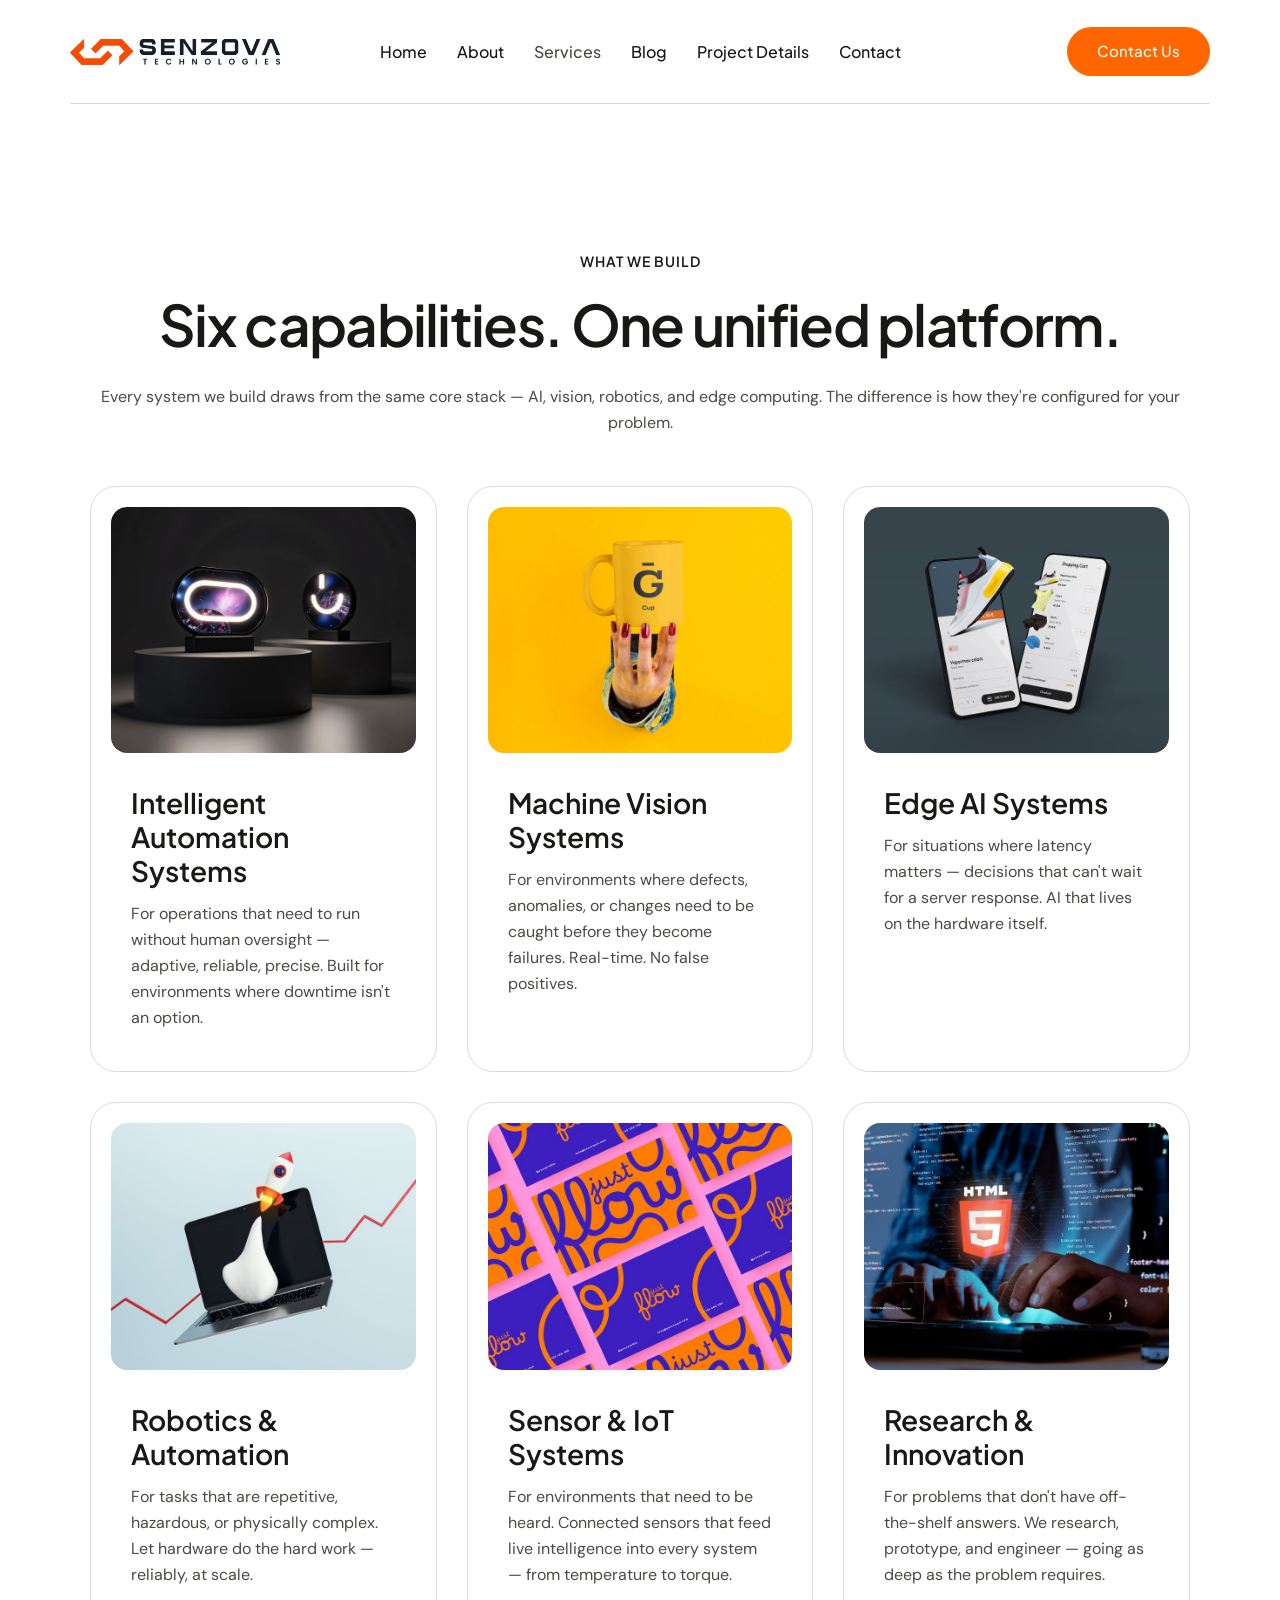
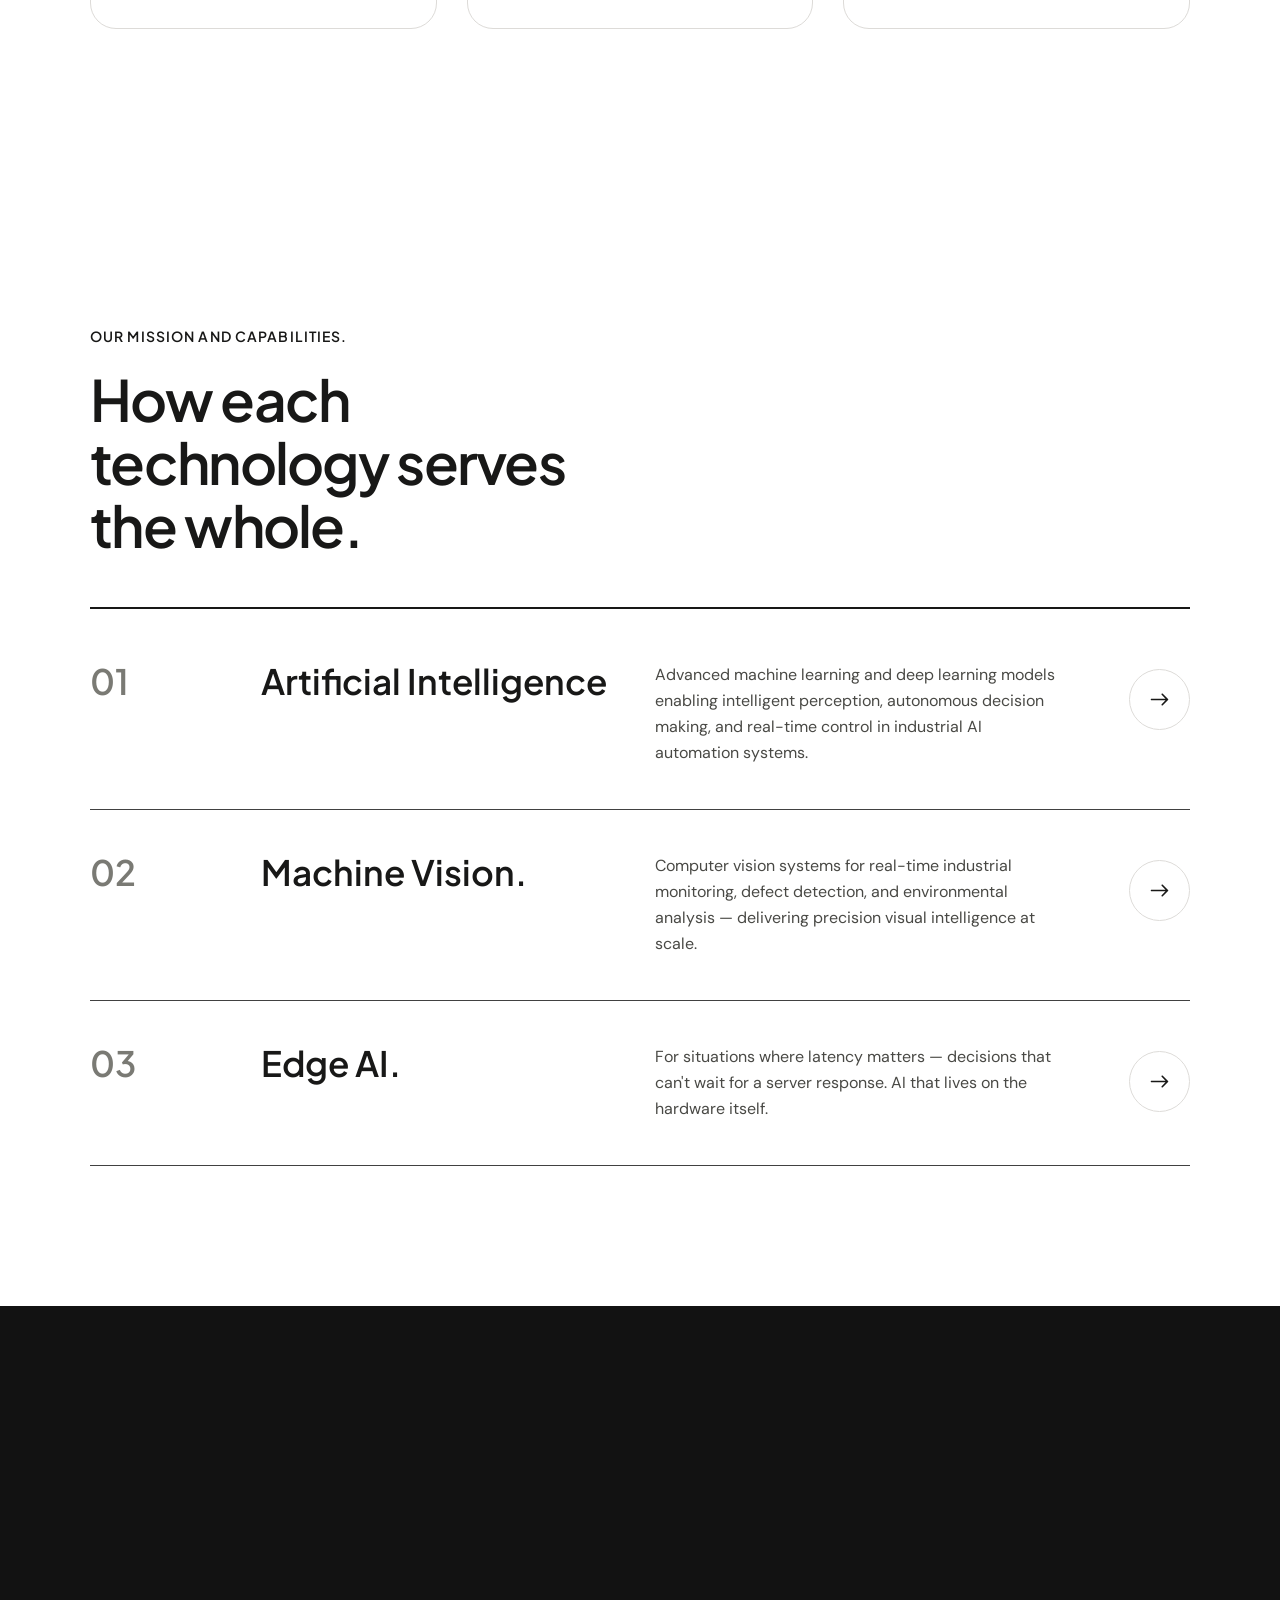
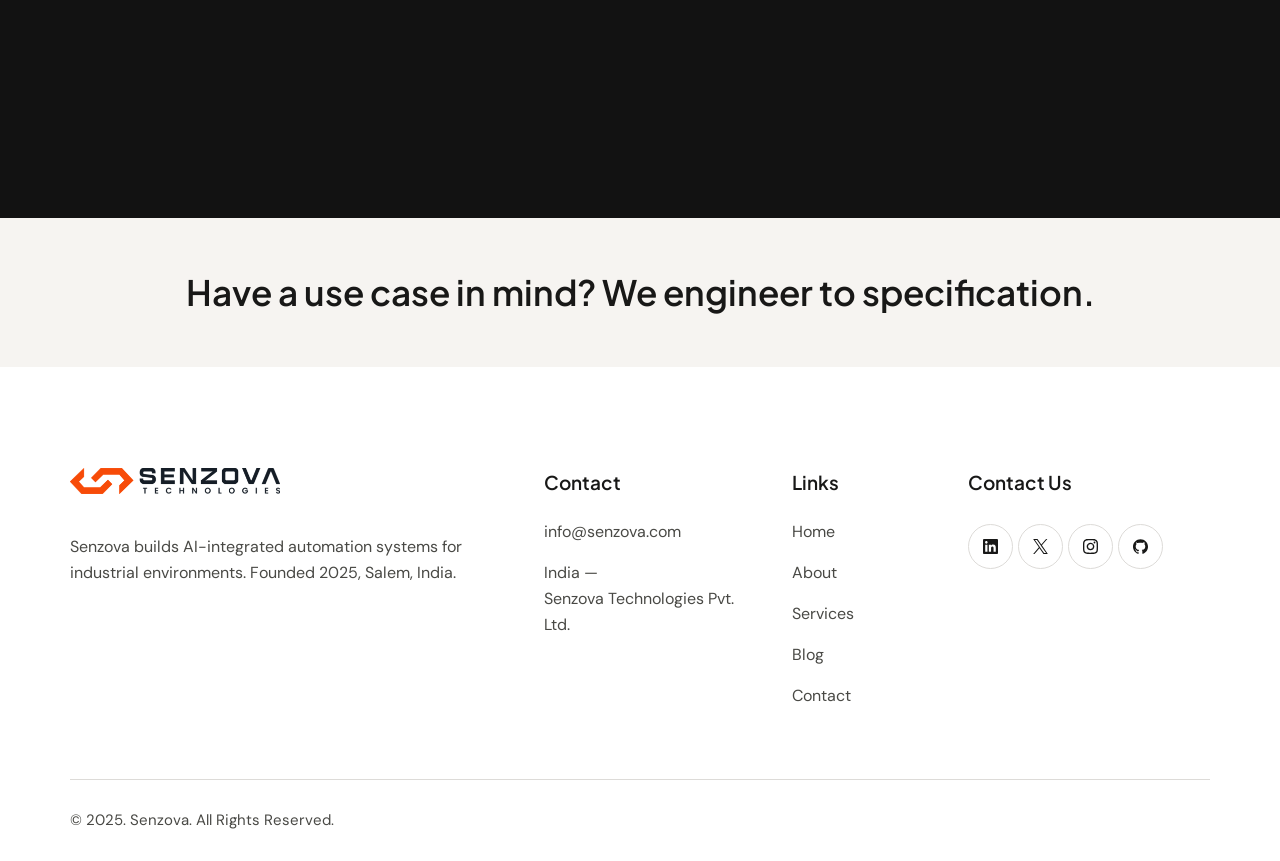
<file: service.html>
<!DOCTYPE html>
<html lang="en-US" class="no-js scheme_default">
  <head>
    <meta charset="UTF-8" />
    <meta name="viewport" content="width=device-width, initial-scale=1" />
    <meta name="format-detection" content="telephone=no" />
    <link rel="profile" href="https://gmpg.org/xfn/11" />
    <title>Senzova Technologies</title>
    <meta name="robots" content="max-image-preview:large" />
    <style>
      img:is([sizes="auto" i], [sizes^="auto," i]) {
        contain-intrinsic-size: 3000px 1500px;
      }
    </style>
    <link rel="dns-prefetch" href="https://fonts.googleapis.com/" />
    <link
      rel="alternate"
      type="application/rss+xml"
      title="Senzova Technologies &raquo; Feed"
      href="feed/index.html"
    />
    <link
      rel="alternate"
      type="application/rss+xml"
      title="Senzova Technologies &raquo; Comments Feed"
      href="comments/feed/index.html"
    />
    <meta property="og:type" content="article" />
    <meta
      property="og:url"
      content="https://digital-agency.elementra.themerex.net/services/"
    />
    <meta property="og:title" content="Services" />
    <meta
      property="og:description"
      content="OUR CORE CAPABILITIES.				
					We develop digital solutions				
		Senzova Technologies develops intelligent automation systems for modern industries.		
							
							
								IT consulting
							We deliver AI-powered automation, machine vision, and edge computing solutions.						
							
							
								Digital solutions
							Our team is committed to delivering strategies that promote growth.						
							
							
								Tailored services
							We provide services that enable businesses to thrive in the digital world.						
							
							
								Technology solutions
							We provide solutions that enable businesses"
    />
    <script type="text/javascript">
      /* <![CDATA[ */
      window._wpemojiSettings = {
        baseUrl: "https:\/\/s.w.org\/images\/core\/emoji\/16.0.1\/72x72\/",
        ext: ".png",
        svgUrl: "https:\/\/s.w.org\/images\/core\/emoji\/16.0.1\/svg\/",
        svgExt: ".svg",
        source: {
          concatemoji:
            "https:\/\/digital-agency.elementra.themerex.net\/wp-includes\/js\/wp-emoji-release.min.js?ver=6.8.2",
        },
      };
      /*! This file is auto-generated */
      !(function (s, n) {
        var o, i, e;
        function c(e) {
          try {
            var t = { supportTests: e, timestamp: new Date().valueOf() };
            sessionStorage.setItem(o, JSON.stringify(t));
          } catch (e) {}
        }
        function p(e, t, n) {
          e.clearRect(0, 0, e.canvas.width, e.canvas.height),
            e.fillText(t, 0, 0);
          var t = new Uint32Array(
              e.getImageData(0, 0, e.canvas.width, e.canvas.height).data
            ),
            a =
              (e.clearRect(0, 0, e.canvas.width, e.canvas.height),
              e.fillText(n, 0, 0),
              new Uint32Array(
                e.getImageData(0, 0, e.canvas.width, e.canvas.height).data
              ));
          return t.every(function (e, t) {
            return e === a[t];
          });
        }
        function u(e, t) {
          e.clearRect(0, 0, e.canvas.width, e.canvas.height),
            e.fillText(t, 0, 0);
          for (
            var n = e.getImageData(16, 16, 1, 1), a = 0;
            a < n.data.length;
            a++
          )
            if (0 !== n.data[a]) return !1;
          return !0;
        }
        function f(e, t, n, a) {
          switch (t) {
            case "flag":
              return n(
                e,
                "\ud83c\udff3\ufe0f\u200d\u26a7\ufe0f",
                "\ud83c\udff3\ufe0f\u200b\u26a7\ufe0f"
              )
                ? !1
                : !n(
                    e,
                    "\ud83c\udde8\ud83c\uddf6",
                    "\ud83c\udde8\u200b\ud83c\uddf6"
                  ) &&
                    !n(
                      e,
                      "\ud83c\udff4\udb40\udc67\udb40\udc62\udb40\udc65\udb40\udc6e\udb40\udc67\udb40\udc7f",
                      "\ud83c\udff4\u200b\udb40\udc67\u200b\udb40\udc62\u200b\udb40\udc65\u200b\udb40\udc6e\u200b\udb40\udc67\u200b\udb40\udc7f"
                    );
            case "emoji":
              return !a(e, "\ud83e\udedf");
          }
          return !1;
        }
        function g(e, t, n, a) {
          var r =
              "undefined" != typeof WorkerGlobalScope &&
              self instanceof WorkerGlobalScope
                ? new OffscreenCanvas(300, 150)
                : s.createElement("canvas"),
            o = r.getContext("2d", { willReadFrequently: !0 }),
            i = ((o.textBaseline = "top"), (o.font = "600 32px Arial"), {});
          return (
            e.forEach(function (e) {
              i[e] = t(o, e, n, a);
            }),
            i
          );
        }
        function t(e) {
          var t = s.createElement("script");
          (t.src = e), (t.defer = !0), s.head.appendChild(t);
        }
        "undefined" != typeof Promise &&
          ((o = "wpEmojiSettingsSupports"),
          (i = ["flag", "emoji"]),
          (n.supports = { everything: !0, everythingExceptFlag: !0 }),
          (e = new Promise(function (e) {
            s.addEventListener("DOMContentLoaded", e, { once: !0 });
          })),
          new Promise(function (t) {
            var n = (function () {
              try {
                var e = JSON.parse(sessionStorage.getItem(o));
                if (
                  "object" == typeof e &&
                  "number" == typeof e.timestamp &&
                  new Date().valueOf() < e.timestamp + 604800 &&
                  "object" == typeof e.supportTests
                )
                  return e.supportTests;
              } catch (e) {}
              return null;
            })();
            if (!n) {
              if (
                "undefined" != typeof Worker &&
                "undefined" != typeof OffscreenCanvas &&
                "undefined" != typeof URL &&
                URL.createObjectURL &&
                "undefined" != typeof Blob
              )
                try {
                  var e =
                      "postMessage(" +
                      g.toString() +
                      "(" +
                      [
                        JSON.stringify(i),
                        f.toString(),
                        p.toString(),
                        u.toString(),
                      ].join(",") +
                      "));",
                    a = new Blob([e], { type: "text/javascript" }),
                    r = new Worker(URL.createObjectURL(a), {
                      name: "wpTestEmojiSupports",
                    });
                  return void (r.onmessage = function (e) {
                    c((n = e.data)), r.terminate(), t(n);
                  });
                } catch (e) {}
              c((n = g(i, f, p, u)));
            }
            t(n);
          })
            .then(function (e) {
              for (var t in e)
                (n.supports[t] = e[t]),
                  (n.supports.everything =
                    n.supports.everything && n.supports[t]),
                  "flag" !== t &&
                    (n.supports.everythingExceptFlag =
                      n.supports.everythingExceptFlag && n.supports[t]);
              (n.supports.everythingExceptFlag =
                n.supports.everythingExceptFlag && !n.supports.flag),
                (n.DOMReady = !1),
                (n.readyCallback = function () {
                  n.DOMReady = !0;
                });
            })
            .then(function () {
              return e;
            })
            .then(function () {
              var e;
              n.supports.everything ||
                (n.readyCallback(),
                (e = n.source || {}).concatemoji
                  ? t(e.concatemoji)
                  : e.wpemoji && e.twemoji && (t(e.twemoji), t(e.wpemoji)));
            }));
      })((window, document), window._wpemojiSettings);
      /* ]]> */
    </script>
    <link
      property="stylesheet"
      rel="stylesheet"
      id="trx_addons-icons-css"
      href="/wp-content/plugins/trx_addons/css/font-icons/css/trx_addons_icons.css"
      type="text/css"
      media="all"
    />
    <link
      property="stylesheet"
      rel="stylesheet"
      href="https://fonts.googleapis.com/css2?family=Inter+Tight:ital,wght@0,100..900;1,100..900&#038;display=swap"
      type="text/css"
      media="all"
    />
    <link
      property="stylesheet"
      rel="stylesheet"
      type="text/css"
      media="all"
    />
    <link
      property="stylesheet"
      rel="stylesheet"
      type="text/css"
      media="all"
    />
    <link
      property="stylesheet"
      rel="stylesheet"
      id="elementra-font-google_fonts-css"
      href="https://fonts.googleapis.com/css2?family=DM+Sans:ital,opsz,wght@0,9..40,100..1000;1,9..40,100..1000&#038;family=Plus+Jakarta+Sans:ital,wght@0,200..800;1,200..800&#038;subset=latin,latin-ext&#038;display=swap"
      type="text/css"
      media="all"
    />
    <link
      property="stylesheet"
      rel="stylesheet"
      id="elementra-fontello-css"
      href="wp-content/themes/elementra/skins/digital-agency/css/font-icons/css/fontello.css"
      type="text/css"
      media="all"
    />
    <style id="wp-emoji-styles-inline-css" type="text/css">
      img.wp-smiley,
      img.emoji {
        display: inline !important;
        border: none !important;
        box-shadow: none !important;
        height: 1em !important;
        width: 1em !important;
        margin: 0 0.07em !important;
        vertical-align: -0.1em !important;
        background: none !important;
        padding: 0 !important;
      }
    </style>
    <style id="global-styles-inline-css" type="text/css">
      :root {
        --wp--preset--aspect-ratio--square: 1;
        --wp--preset--aspect-ratio--4-3: 4/3;
        --wp--preset--aspect-ratio--3-4: 3/4;
        --wp--preset--aspect-ratio--3-2: 3/2;
        --wp--preset--aspect-ratio--2-3: 2/3;
        --wp--preset--aspect-ratio--16-9: 16/9;
        --wp--preset--aspect-ratio--9-16: 9/16;
        --wp--preset--color--black: #000000;
        --wp--preset--color--cyan-bluish-gray: #abb8c3;
        --wp--preset--color--white: #ffffff;
        --wp--preset--color--pale-pink: #f78da7;
        --wp--preset--color--vivid-red: #cf2e2e;
        --wp--preset--color--luminous-vivid-orange: #ff6900;
        --wp--preset--color--luminous-vivid-amber: #fcb900;
        --wp--preset--color--light-green-cyan: #7bdcb5;
        --wp--preset--color--vivid-green-cyan: #00d084;
        --wp--preset--color--pale-cyan-blue: #8ed1fc;
        --wp--preset--color--vivid-cyan-blue: #0693e3;
        --wp--preset--color--vivid-purple: #9b51e0;
        --wp--preset--color--theme-color-bg-color: #ffffff;
        --wp--preset--color--theme-color-bg-color-2: #f6f4f1;
        --wp--preset--color--theme-color-bd-color: #dddbd8;
        --wp--preset--color--theme-color-title: #181817;
        --wp--preset--color--theme-color-meta: #7a7a74;
        --wp--preset--color--theme-color-link: #ff6600;
        --wp--preset--color--theme-color-hover: #e55b00;
        --wp--preset--gradient--vivid-cyan-blue-to-vivid-purple: linear-gradient(
          135deg,
          rgba(6, 147, 227, 1) 0%,
          rgb(155, 81, 224) 100%
        );
        --wp--preset--gradient--light-green-cyan-to-vivid-green-cyan: linear-gradient(
          135deg,
          rgb(122, 220, 180) 0%,
          rgb(0, 208, 130) 100%
        );
        --wp--preset--gradient--luminous-vivid-amber-to-luminous-vivid-orange: linear-gradient(
          135deg,
          rgba(252, 185, 0, 1) 0%,
          rgba(255, 105, 0, 1) 100%
        );
        --wp--preset--gradient--luminous-vivid-orange-to-vivid-red: linear-gradient(
          135deg,
          rgba(255, 105, 0, 1) 0%,
          rgb(207, 46, 46) 100%
        );
        --wp--preset--gradient--very-light-gray-to-cyan-bluish-gray: linear-gradient(
          135deg,
          rgb(238, 238, 238) 0%,
          rgb(169, 184, 195) 100%
        );
        --wp--preset--gradient--cool-to-warm-spectrum: linear-gradient(
          135deg,
          rgb(74, 234, 220) 0%,
          rgb(151, 120, 209) 20%,
          rgb(207, 42, 186) 40%,
          rgb(238, 44, 130) 60%,
          rgb(251, 105, 98) 80%,
          rgb(254, 248, 76) 100%
        );
        --wp--preset--gradient--blush-light-purple: linear-gradient(
          135deg,
          rgb(255, 206, 236) 0%,
          rgb(152, 150, 240) 100%
        );
        --wp--preset--gradient--blush-bordeaux: linear-gradient(
          135deg,
          rgb(254, 205, 165) 0%,
          rgb(254, 45, 45) 50%,
          rgb(107, 0, 62) 100%
        );
        --wp--preset--gradient--luminous-dusk: linear-gradient(
          135deg,
          rgb(255, 203, 112) 0%,
          rgb(199, 81, 192) 50%,
          rgb(65, 88, 208) 100%
        );
        --wp--preset--gradient--pale-ocean: linear-gradient(
          135deg,
          rgb(255, 245, 203) 0%,
          rgb(182, 227, 212) 50%,
          rgb(51, 167, 181) 100%
        );
        --wp--preset--gradient--electric-grass: linear-gradient(
          135deg,
          rgb(202, 248, 128) 0%,
          rgb(113, 206, 126) 100%
        );
        --wp--preset--gradient--midnight: linear-gradient(
          135deg,
          rgb(2, 3, 129) 0%,
          rgb(40, 116, 252) 100%
        );
        --wp--preset--gradient--vertical-link-to-hover: linear-gradient(
          to bottom,
          var(--theme-color-link) 0%,
          var(--theme-color-hover) 100%
        );
        --wp--preset--gradient--diagonal-link-to-hover: linear-gradient(
          to bottom right,
          var(--theme-color-link) 0%,
          var(--theme-color-hover) 100%
        );
        --wp--preset--font-size--small: 13px;
        --wp--preset--font-size--medium: clamp(
          14px,
          0.875rem + ((1vw - 3.2px) * 0.619),
          20px
        );
        --wp--preset--font-size--large: clamp(
          22.041px,
          1.378rem + ((1vw - 3.2px) * 1.439),
          36px
        );
        --wp--preset--font-size--x-large: clamp(
          25.014px,
          1.563rem + ((1vw - 3.2px) * 1.751),
          42px
        );
        --wp--preset--font-family--p-font: "DM Sans", sans-serif;
        --wp--preset--font-family--post-font: inherit;
        --wp--preset--font-family--h-1-font: "Plus Jakarta Sans", sans-serif;
        --wp--preset--spacing--20: 0.44rem;
        --wp--preset--spacing--30: 0.67rem;
        --wp--preset--spacing--40: 1rem;
        --wp--preset--spacing--50: 1.5rem;
        --wp--preset--spacing--60: 2.25rem;
        --wp--preset--spacing--70: 3.38rem;
        --wp--preset--spacing--80: 5.06rem;
        --wp--preset--shadow--natural: 6px 6px 9px rgba(0, 0, 0, 0.2);
        --wp--preset--shadow--deep: 12px 12px 50px rgba(0, 0, 0, 0.4);
        --wp--preset--shadow--sharp: 6px 6px 0px rgba(0, 0, 0, 0.2);
        --wp--preset--shadow--outlined: 6px 6px 0px -3px rgba(255, 255, 255, 1),
          6px 6px rgba(0, 0, 0, 1);
        --wp--preset--shadow--crisp: 6px 6px 0px rgba(0, 0, 0, 1);
        --wp--custom--spacing--tiny: var(--sc-space-tiny, 1rem);
        --wp--custom--spacing--small: var(--sc-space-small, 2rem);
        --wp--custom--spacing--medium: var(--sc-space-medium, 3.3333rem);
        --wp--custom--spacing--large: var(--sc-space-large, 6.6667rem);
        --wp--custom--spacing--huge: var(--sc-space-huge, 8.6667rem);
      }
      :root {
        --wp--style--global--content-size: 850px;
        --wp--style--global--wide-size: 1290px;
      }
      :where(body) {
        margin: 0;
      }
      .wp-site-blocks > .alignleft {
        float: left;
        margin-right: 2em;
      }
      .wp-site-blocks > .alignright {
        float: right;
        margin-left: 2em;
      }
      .wp-site-blocks > .aligncenter {
        justify-content: center;
        margin-left: auto;
        margin-right: auto;
      }
      :where(.is-layout-flex) {
        gap: 0.5em;
      }
      :where(.is-layout-grid) {
        gap: 0.5em;
      }
      .is-layout-flow > .alignleft {
        float: left;
        margin-inline-start: 0;
        margin-inline-end: 2em;
      }
      .is-layout-flow > .alignright {
        float: right;
        margin-inline-start: 2em;
        margin-inline-end: 0;
      }
      .is-layout-flow > .aligncenter {
        margin-left: auto !important;
        margin-right: auto !important;
      }
      .is-layout-constrained > .alignleft {
        float: left;
        margin-inline-start: 0;
        margin-inline-end: 2em;
      }
      .is-layout-constrained > .alignright {
        float: right;
        margin-inline-start: 2em;
        margin-inline-end: 0;
      }
      .is-layout-constrained > .aligncenter {
        margin-left: auto !important;
        margin-right: auto !important;
      }
      .is-layout-constrained
        > :where(:not(.alignleft):not(.alignright):not(.alignfull)) {
        max-width: var(--wp--style--global--content-size);
        margin-left: auto !important;
        margin-right: auto !important;
      }
      .is-layout-constrained > .alignwide {
        max-width: var(--wp--style--global--wide-size);
      }
      body .is-layout-flex {
        display: flex;
      }
      .is-layout-flex {
        flex-wrap: wrap;
        align-items: center;
      }
      .is-layout-flex > :is(*, div) {
        margin: 0;
      }
      body .is-layout-grid {
        display: grid;
      }
      .is-layout-grid > :is(*, div) {
        margin: 0;
      }
      body {
        padding-top: 0px;
        padding-right: 0px;
        padding-bottom: 0px;
        padding-left: 0px;
      }
      a:where(:not(.wp-element-button)) {
        text-decoration: underline;
      }
      :root :where(.wp-element-button, .wp-block-button__link) {
        background-color: #32373c;
        border-width: 0;
        color: #fff;
        font-family: inherit;
        font-size: inherit;
        line-height: inherit;
        padding: calc(0.667em + 2px) calc(1.333em + 2px);
        text-decoration: none;
      }
      .has-black-color {
        color: var(--wp--preset--color--black) !important;
      }
      .has-cyan-bluish-gray-color {
        color: var(--wp--preset--color--cyan-bluish-gray) !important;
      }
      .has-white-color {
        color: var(--wp--preset--color--white) !important;
      }
      .has-pale-pink-color {
        color: var(--wp--preset--color--pale-pink) !important;
      }
      .has-vivid-red-color {
        color: var(--wp--preset--color--vivid-red) !important;
      }
      .has-luminous-vivid-orange-color {
        color: var(--wp--preset--color--luminous-vivid-orange) !important;
      }
      .has-luminous-vivid-amber-color {
        color: var(--wp--preset--color--luminous-vivid-amber) !important;
      }
      .has-light-green-cyan-color {
        color: var(--wp--preset--color--light-green-cyan) !important;
      }
      .has-vivid-green-cyan-color {
        color: var(--wp--preset--color--vivid-green-cyan) !important;
      }
      .has-pale-cyan-blue-color {
        color: var(--wp--preset--color--pale-cyan-blue) !important;
      }
      .has-vivid-cyan-blue-color {
        color: var(--wp--preset--color--vivid-cyan-blue) !important;
      }
      .has-vivid-purple-color {
        color: var(--wp--preset--color--vivid-purple) !important;
      }
      .has-theme-color-bg-color-color {
        color: var(--wp--preset--color--theme-color-bg-color) !important;
      }
      .has-theme-color-bg-color-2-color {
        color: var(--wp--preset--color--theme-color-bg-color-2) !important;
      }
      .has-theme-color-bd-color-color {
        color: var(--wp--preset--color--theme-color-bd-color) !important;
      }
      .has-theme-color-title-color {
        color: var(--wp--preset--color--theme-color-title) !important;
      }
      .has-theme-color-meta-color {
        color: var(--wp--preset--color--theme-color-meta) !important;
      }
      .has-theme-color-link-color {
        color: var(--wp--preset--color--theme-color-link) !important;
      }
      .has-theme-color-hover-color {
        color: var(--wp--preset--color--theme-color-hover) !important;
      }
      .has-black-background-color {
        background-color: var(--wp--preset--color--black) !important;
      }
      .has-cyan-bluish-gray-background-color {
        background-color: var(--wp--preset--color--cyan-bluish-gray) !important;
      }
      .has-white-background-color {
        background-color: var(--wp--preset--color--white) !important;
      }
      .has-pale-pink-background-color {
        background-color: var(--wp--preset--color--pale-pink) !important;
      }
      .has-vivid-red-background-color {
        background-color: var(--wp--preset--color--vivid-red) !important;
      }
      .has-luminous-vivid-orange-background-color {
        background-color: var(
          --wp--preset--color--luminous-vivid-orange
        ) !important;
      }
      .has-luminous-vivid-amber-background-color {
        background-color: var(
          --wp--preset--color--luminous-vivid-amber
        ) !important;
      }
      .has-light-green-cyan-background-color {
        background-color: var(--wp--preset--color--light-green-cyan) !important;
      }
      .has-vivid-green-cyan-background-color {
        background-color: var(--wp--preset--color--vivid-green-cyan) !important;
      }
      .has-pale-cyan-blue-background-color {
        background-color: var(--wp--preset--color--pale-cyan-blue) !important;
      }
      .has-vivid-cyan-blue-background-color {
        background-color: var(--wp--preset--color--vivid-cyan-blue) !important;
      }
      .has-vivid-purple-background-color {
        background-color: var(--wp--preset--color--vivid-purple) !important;
      }
      .has-theme-color-bg-color-background-color {
        background-color: var(
          --wp--preset--color--theme-color-bg-color
        ) !important;
      }
      .has-theme-color-bg-color-2-background-color {
        background-color: var(
          --wp--preset--color--theme-color-bg-color-2
        ) !important;
      }
      .has-theme-color-bd-color-background-color {
        background-color: var(
          --wp--preset--color--theme-color-bd-color
        ) !important;
      }
      .has-theme-color-title-background-color {
        background-color: var(
          --wp--preset--color--theme-color-title
        ) !important;
      }
      .has-theme-color-meta-background-color {
        background-color: var(--wp--preset--color--theme-color-meta) !important;
      }
      .has-theme-color-link-background-color {
        background-color: var(--wp--preset--color--theme-color-link) !important;
      }
      .has-theme-color-hover-background-color {
        background-color: var(
          --wp--preset--color--theme-color-hover
        ) !important;
      }
      .has-black-border-color {
        border-color: var(--wp--preset--color--black) !important;
      }
      .has-cyan-bluish-gray-border-color {
        border-color: var(--wp--preset--color--cyan-bluish-gray) !important;
      }
      .has-white-border-color {
        border-color: var(--wp--preset--color--white) !important;
      }
      .has-pale-pink-border-color {
        border-color: var(--wp--preset--color--pale-pink) !important;
      }
      .has-vivid-red-border-color {
        border-color: var(--wp--preset--color--vivid-red) !important;
      }
      .has-luminous-vivid-orange-border-color {
        border-color: var(
          --wp--preset--color--luminous-vivid-orange
        ) !important;
      }
      .has-luminous-vivid-amber-border-color {
        border-color: var(--wp--preset--color--luminous-vivid-amber) !important;
      }
      .has-light-green-cyan-border-color {
        border-color: var(--wp--preset--color--light-green-cyan) !important;
      }
      .has-vivid-green-cyan-border-color {
        border-color: var(--wp--preset--color--vivid-green-cyan) !important;
      }
      .has-pale-cyan-blue-border-color {
        border-color: var(--wp--preset--color--pale-cyan-blue) !important;
      }
      .has-vivid-cyan-blue-border-color {
        border-color: var(--wp--preset--color--vivid-cyan-blue) !important;
      }
      .has-vivid-purple-border-color {
        border-color: var(--wp--preset--color--vivid-purple) !important;
      }
      .has-theme-color-bg-color-border-color {
        border-color: var(--wp--preset--color--theme-color-bg-color) !important;
      }
      .has-theme-color-bg-color-2-border-color {
        border-color: var(
          --wp--preset--color--theme-color-bg-color-2
        ) !important;
      }
      .has-theme-color-bd-color-border-color {
        border-color: var(--wp--preset--color--theme-color-bd-color) !important;
      }
      .has-theme-color-title-border-color {
        border-color: var(--wp--preset--color--theme-color-title) !important;
      }
      .has-theme-color-meta-border-color {
        border-color: var(--wp--preset--color--theme-color-meta) !important;
      }
      .has-theme-color-link-border-color {
        border-color: var(--wp--preset--color--theme-color-link) !important;
      }
      .has-theme-color-hover-border-color {
        border-color: var(--wp--preset--color--theme-color-hover) !important;
      }
      .has-vivid-cyan-blue-to-vivid-purple-gradient-background {
        background: var(
          --wp--preset--gradient--vivid-cyan-blue-to-vivid-purple
        ) !important;
      }
      .has-light-green-cyan-to-vivid-green-cyan-gradient-background {
        background: var(
          --wp--preset--gradient--light-green-cyan-to-vivid-green-cyan
        ) !important;
      }
      .has-luminous-vivid-amber-to-luminous-vivid-orange-gradient-background {
        background: var(
          --wp--preset--gradient--luminous-vivid-amber-to-luminous-vivid-orange
        ) !important;
      }
      .has-luminous-vivid-orange-to-vivid-red-gradient-background {
        background: var(
          --wp--preset--gradient--luminous-vivid-orange-to-vivid-red
        ) !important;
      }
      .has-very-light-gray-to-cyan-bluish-gray-gradient-background {
        background: var(
          --wp--preset--gradient--very-light-gray-to-cyan-bluish-gray
        ) !important;
      }
      .has-cool-to-warm-spectrum-gradient-background {
        background: var(
          --wp--preset--gradient--cool-to-warm-spectrum
        ) !important;
      }
      .has-blush-light-purple-gradient-background {
        background: var(--wp--preset--gradient--blush-light-purple) !important;
      }
      .has-blush-bordeaux-gradient-background {
        background: var(--wp--preset--gradient--blush-bordeaux) !important;
      }
      .has-luminous-dusk-gradient-background {
        background: var(--wp--preset--gradient--luminous-dusk) !important;
      }
      .has-pale-ocean-gradient-background {
        background: var(--wp--preset--gradient--pale-ocean) !important;
      }
      .has-electric-grass-gradient-background {
        background: var(--wp--preset--gradient--electric-grass) !important;
      }
      .has-midnight-gradient-background {
        background: var(--wp--preset--gradient--midnight) !important;
      }
      .has-vertical-link-to-hover-gradient-background {
        background: var(
          --wp--preset--gradient--vertical-link-to-hover
        ) !important;
      }
      .has-diagonal-link-to-hover-gradient-background {
        background: var(
          --wp--preset--gradient--diagonal-link-to-hover
        ) !important;
      }
      .has-small-font-size {
        font-size: var(--wp--preset--font-size--small) !important;
      }
      .has-medium-font-size {
        font-size: var(--wp--preset--font-size--medium) !important;
      }
      .has-large-font-size {
        font-size: var(--wp--preset--font-size--large) !important;
      }
      .has-x-large-font-size {
        font-size: var(--wp--preset--font-size--x-large) !important;
      }
      .has-p-font-font-family {
        font-family: var(--wp--preset--font-family--p-font) !important;
      }
      .has-post-font-font-family {
        font-family: var(--wp--preset--font-family--post-font) !important;
      }
      .has-h-1-font-font-family {
        font-family: var(--wp--preset--font-family--h-1-font) !important;
      }
      :root :where(.wp-block-button .wp-block-button__link) {
        background-color: var(--theme-color-text_link);
        border-radius: 0;
        color: var(--theme-color-inverse_link);
        font-family: var(--theme-font-button_font-family);
        font-size: var(--theme-font-button_font-size);
        font-weight: var(--theme-font-button_font-weight);
        line-height: var(--theme-font-button_line-height);
      }
      :where(.wp-block-post-template.is-layout-flex) {
        gap: 1.25em;
      }
      :where(.wp-block-post-template.is-layout-grid) {
        gap: 1.25em;
      }
      :where(.wp-block-columns.is-layout-flex) {
        gap: 2em;
      }
      :where(.wp-block-columns.is-layout-grid) {
        gap: 2em;
      }
      :root :where(.wp-block-pullquote) {
        border-width: 1px 0;
        font-size: clamp(0.984em, 0.984rem + ((1vw - 0.2em) * 0.851), 1.5em);
        line-height: 1.6;
      }
      :root :where(.wp-block-post-comments) {
        padding-top: var(--wp--custom--spacing--small);
      }
      :root :where(.wp-block-quote) {
        border-width: 1px;
      }
    </style>
    <link
      property="stylesheet"
      rel="stylesheet"
      id="magnific-popup-css"
      href="wp-content/plugins/trx_addons/js/magnific/magnific-popup.min.css"
      type="text/css"
      media="all"
    />
    <link
      property="stylesheet"
      rel="stylesheet"
      type="text/css"
      media="all"
    />
    <link
      property="stylesheet"
      rel="stylesheet"
      id="cute-alert-css"
      href="wp-content/plugins/metform/public/assets/lib/cute-alert/style.css_ver=3.9.9.css"
      type="text/css"
      media="all"
    />
    <link
      property="stylesheet"
      rel="stylesheet"
      id="text-editor-style-css"
      href="wp-content/plugins/metform/public/assets/css/text-editor.css_ver=3.9.9.css"
      type="text/css"
      media="all"
    />

    <link
      property="stylesheet"
      rel="stylesheet"
      id="elementor-frontend-css"
      href="wp-content/uploads/elementor/css/custom-frontend.min.css_ver=1749726700.css"
      type="text/css"
      media="all"
    />
    <style id="elementor-frontend-inline-css" type="text/css">
      .elementor-kit-5 {
        --e-global-color-primary: #6ec1e4;
        --e-global-color-secondary: #54595f;
        --e-global-color-text: #7a7a7a;
        --e-global-color-accent: #61ce70;
        --e-global-typography-primary-font-family: "Roboto";
        --e-global-typography-primary-font-weight: 600;
        --e-global-typography-secondary-font-family: "Roboto Slab";
        --e-global-typography-secondary-font-weight: 400;
        --e-global-typography-text-font-family: "Roboto";
        --e-global-typography-text-font-weight: 400;
        --e-global-typography-accent-font-family: "Roboto";
        --e-global-typography-accent-font-weight: 500;
        --e-global-color-theme_color_bg_color: #ffffff;
        --e-global-color-theme_color_bg_color_2: #f6f4f1;
        --e-global-color-theme_color_bd_color: #dddbd8;
        --e-global-color-theme_color_title: #181817;
        --e-global-color-theme_color_text: #494945;
        --e-global-color-theme_color_meta: #7a7a74;
        --e-global-color-theme_color_link: #ff6600;
        --e-global-color-theme_color_hover: #e55b00;
        --e-global-color-theme_color_alt_bg_color: #121212;
        --e-global-color-theme_color_alt_bg_color_2: #1b1919;
        --e-global-color-theme_color_alt_bd_color: #414141;
        --e-global-color-theme_color_alt_title: #fcfbf8;
        --e-global-color-theme_color_alt_text: #b7b7b7;
        --e-global-color-theme_color_alt_meta: #888888;
        --e-global-color-theme_color_alt_link: #ff6600;
        --e-global-color-theme_color_alt_hover: #e55b00;
        --e-global-typography-theme_font_p-font-family: "DM Sans";
        --e-global-typography-theme_font_p-font-size: 16px;
        --e-global-typography-theme_font_p-font-weight: 400;
        --e-global-typography-theme_font_p-text-transform: none;
        --e-global-typography-theme_font_p-font-style: normal;
        --e-global-typography-theme_font_p-line-height: 1.625em;
        --e-global-typography-theme_font_p-letter-spacing: 0px;
        --e-global-typography-theme_font_post-font-family: "inherit";
        --e-global-typography-theme_font_post-font-weight: inherit;
        --e-global-typography-theme_font_post-text-transform: inherit;
        --e-global-typography-theme_font_post-font-style: inherit;
        --e-global-typography-theme_font_post-text-decoration: inherit;
        --e-global-typography-theme_font_h1-font-family: "Plus Jakarta Sans";
        --e-global-typography-theme_font_h1-font-size: 57px;
        --e-global-typography-theme_font_h1-font-weight: 600;
        --e-global-typography-theme_font_h1-text-transform: none;
        --e-global-typography-theme_font_h1-font-style: normal;
        --e-global-typography-theme_font_h1-text-decoration: none;
        --e-global-typography-theme_font_h1-line-height: 1.1052em;
        --e-global-typography-theme_font_h1-letter-spacing: -1.7px;
        --e-global-typography-theme_font_h2-font-family: "Plus Jakarta Sans";
        --e-global-typography-theme_font_h2-font-size: 47px;
        --e-global-typography-theme_font_h2-font-weight: 600;
        --e-global-typography-theme_font_h2-text-transform: none;
        --e-global-typography-theme_font_h2-font-style: normal;
        --e-global-typography-theme_font_h2-text-decoration: none;
        --e-global-typography-theme_font_h2-line-height: 1.1276em;
        --e-global-typography-theme_font_h2-letter-spacing: 0px;
        --e-global-typography-theme_font_h3-font-family: "Plus Jakarta Sans";
        --e-global-typography-theme_font_h3-font-size: 35px;
        --e-global-typography-theme_font_h3-font-weight: 600;
        --e-global-typography-theme_font_h3-text-transform: none;
        --e-global-typography-theme_font_h3-font-style: normal;
        --e-global-typography-theme_font_h3-text-decoration: none;
        --e-global-typography-theme_font_h3-line-height: 1.1142em;
        --e-global-typography-theme_font_h3-letter-spacing: 0px;
        --e-global-typography-theme_font_h4-font-family: "Plus Jakarta Sans";
        --e-global-typography-theme_font_h4-font-size: 28px;
        --e-global-typography-theme_font_h4-font-weight: 600;
        --e-global-typography-theme_font_h4-text-transform: none;
        --e-global-typography-theme_font_h4-font-style: normal;
        --e-global-typography-theme_font_h4-text-decoration: none;
        --e-global-typography-theme_font_h4-line-height: 1.2143em;
        --e-global-typography-theme_font_h4-letter-spacing: 0px;
        --e-global-typography-theme_font_h5-font-family: "Plus Jakarta Sans";
        --e-global-typography-theme_font_h5-font-size: 23px;
        --e-global-typography-theme_font_h5-font-weight: 600;
        --e-global-typography-theme_font_h5-text-transform: none;
        --e-global-typography-theme_font_h5-font-style: normal;
        --e-global-typography-theme_font_h5-text-decoration: none;
        --e-global-typography-theme_font_h5-line-height: 1.2174em;
        --e-global-typography-theme_font_h5-letter-spacing: 0px;
        --e-global-typography-theme_font_h6-font-family: "Plus Jakarta Sans";
        --e-global-typography-theme_font_h6-font-size: 19px;
        --e-global-typography-theme_font_h6-font-weight: 600;
        --e-global-typography-theme_font_h6-text-transform: none;
        --e-global-typography-theme_font_h6-font-style: normal;
        --e-global-typography-theme_font_h6-text-decoration: none;
        --e-global-typography-theme_font_h6-line-height: 1.2632em;
        --e-global-typography-theme_font_h6-letter-spacing: 0px;
        --e-global-typography-theme_font_logo-font-family: "Plus Jakarta Sans";
        --e-global-typography-theme_font_logo-font-size: 35px;
        --e-global-typography-theme_font_logo-font-weight: 600;
        --e-global-typography-theme_font_logo-text-transform: none;
        --e-global-typography-theme_font_logo-font-style: normal;
        --e-global-typography-theme_font_logo-text-decoration: none;
        --e-global-typography-theme_font_logo-line-height: 1.1142em;
        --e-global-typography-theme_font_logo-letter-spacing: 0px;
        --e-global-typography-theme_font_button-font-family: "Plus Jakarta Sans";
        --e-global-typography-theme_font_button-font-size: 16px;
        --e-global-typography-theme_font_button-font-weight: 500;
        --e-global-typography-theme_font_button-text-transform: none;
        --e-global-typography-theme_font_button-font-style: normal;
        --e-global-typography-theme_font_button-text-decoration: none;
        --e-global-typography-theme_font_button-line-height: 20px;
        --e-global-typography-theme_font_button-letter-spacing: 0px;
        --e-global-typography-theme_font_input-font-family: "inherit";
        --e-global-typography-theme_font_input-font-size: 15px;
        --e-global-typography-theme_font_input-font-weight: 400;
        --e-global-typography-theme_font_input-text-transform: none;
        --e-global-typography-theme_font_input-font-style: normal;
        --e-global-typography-theme_font_input-text-decoration: none;
        --e-global-typography-theme_font_input-line-height: 1.6em;
        --e-global-typography-theme_font_input-letter-spacing: 0px;
        --e-global-typography-theme_font_info-font-family: "inherit";
        --e-global-typography-theme_font_info-font-size: 14px;
        --e-global-typography-theme_font_info-font-weight: 400;
        --e-global-typography-theme_font_info-text-transform: none;
        --e-global-typography-theme_font_info-font-style: normal;
        --e-global-typography-theme_font_info-text-decoration: none;
        --e-global-typography-theme_font_info-line-height: 1.5em;
        --e-global-typography-theme_font_info-letter-spacing: 0px;
        --e-global-typography-theme_font_menu-font-family: "Plus Jakarta Sans";
        --e-global-typography-theme_font_menu-font-size: 16px;
        --e-global-typography-theme_font_menu-font-weight: 500;
        --e-global-typography-theme_font_menu-text-transform: none;
        --e-global-typography-theme_font_menu-font-style: normal;
        --e-global-typography-theme_font_menu-text-decoration: none;
        --e-global-typography-theme_font_menu-line-height: 1.5em;
        --e-global-typography-theme_font_menu-letter-spacing: 0px;
        --e-global-typography-theme_font_submenu-font-family: "Plus Jakarta Sans";
        --e-global-typography-theme_font_submenu-font-size: 16px;
        --e-global-typography-theme_font_submenu-font-weight: 500;
        --e-global-typography-theme_font_submenu-text-transform: none;
        --e-global-typography-theme_font_submenu-font-style: normal;
        --e-global-typography-theme_font_submenu-text-decoration: none;
        --e-global-typography-theme_font_submenu-line-height: 1.4em;
        --e-global-typography-theme_font_submenu-letter-spacing: -0.3px;
      }
      .elementor-section.elementor-section-boxed > .elementor-container {
        max-width: 1290px;
      }
      .e-con {
        --container-max-width: 1290px;
        --container-default-padding-top: 0px;
        --container-default-padding-right: 0px;
        --container-default-padding-bottom: 0px;
        --container-default-padding-left: 0px;
      }
      .elementor-widget:not(:last-child) {
        margin-block-end: 30px;
      }
      .elementor-element {
        --widgets-spacing: 30px 30px;
        --widgets-spacing-row: 30px;
        --widgets-spacing-column: 30px;
      }

      .sc_layouts_title_caption {
        display: var(--page-title-display);
      }
      @media (max-width: 1279px) {
        .elementor-kit-5 {
          --e-global-typography-theme_font_h1-font-size: 45px;
          --e-global-typography-theme_font_h1-letter-spacing: 0px;
          --e-global-typography-theme_font_h2-font-size: 36px;
          --e-global-typography-theme_font_h3-font-size: 28px;
          --e-global-typography-theme_font_h4-font-size: 22px;
          --e-global-typography-theme_font_h5-font-size: 20px;
          --e-global-typography-theme_font_h6-font-size: 18px;
          --e-global-typography-theme_font_logo-font-size: 28px;
        }
        .elementor-section.elementor-section-boxed > .elementor-container {
          max-width: 1024px;
        }
        .e-con {
          --container-max-width: 1024px;
        }
      }
      @media (max-width: 767px) {
        .elementor-kit-5 {
          --e-global-typography-theme_font_p-font-size: 15px;
          --e-global-typography-theme_font_h1-font-size: 36px;
          --e-global-typography-theme_font_h1-letter-spacing: 0px;
          --e-global-typography-theme_font_h2-font-size: 31px;
          --e-global-typography-theme_font_h3-font-size: 26px;
          --e-global-typography-theme_font_h5-font-size: 19px;
          --e-global-typography-theme_font_h6-font-size: 17px;
          --e-global-typography-theme_font_logo-font-size: 22px;
          --e-global-typography-theme_font_button-font-size: 15px;
        }
        .elementor-section.elementor-section-boxed > .elementor-container {
          max-width: 767px;
        }
        .e-con {
          --container-max-width: 767px;
        }
      }
      .elementor-215 .elementor-element.elementor-element-332e205 {
        --display: flex;
        --flex-direction: column;
        --container-widget-width: 100%;
        --container-widget-height: initial;
        --container-widget-flex-grow: 0;
        --container-widget-align-self: initial;
        --flex-wrap-mobile: wrap;
        --gap: 0px 0px;
        --row-gap: 0px;
        --column-gap: 0px;
        --padding-top: 150px;
        --padding-bottom: 150px;
        --padding-left: 0px;
        --padding-right: 0px;
      }
      .elementor-215
        .elementor-element.elementor-element-332e205
        .trx_addons_bg_text {
        z-index: 0;
      }
      .elementor-215
        .elementor-element.elementor-element-332e205
        .trx_addons_bg_text.trx_addons_marquee_wrap:not(
          .trx_addons_marquee_reverse
        )
        .trx_addons_marquee_element {
        padding-right: 50px;
      }
      .elementor-215
        .elementor-element.elementor-element-332e205
        .trx_addons_bg_text.trx_addons_marquee_wrap.trx_addons_marquee_reverse
        .trx_addons_marquee_element {
        padding-left: 50px;
      }
      .elementor-215 .elementor-element.elementor-element-4a476d69 {
        --display: flex;
        --flex-direction: column;
        --container-widget-width: calc(
          (1 - var(--container-widget-flex-grow)) * 100%
        );
        --container-widget-height: initial;
        --container-widget-flex-grow: 0;
        --container-widget-align-self: initial;
        --flex-wrap-mobile: wrap;
        --align-items: center;
        --gap: 0px 0px;
        --row-gap: 0px;
        --column-gap: 0px;
        --padding-top: 0px;
        --padding-bottom: 50px;
        --padding-left: 0px;
        --padding-right: 0px;
      }
      .elementor-215
        .elementor-element.elementor-element-4a476d69
        .trx_addons_bg_text {
        z-index: 0;
      }
      .elementor-215
        .elementor-element.elementor-element-4a476d69
        .trx_addons_bg_text.trx_addons_marquee_wrap:not(
          .trx_addons_marquee_reverse
        )
        .trx_addons_marquee_element {
        padding-right: 50px;
      }
      .elementor-215
        .elementor-element.elementor-element-4a476d69
        .trx_addons_bg_text.trx_addons_marquee_wrap.trx_addons_marquee_reverse
        .trx_addons_marquee_element {
        padding-left: 50px;
      }
      .elementor-215
        .elementor-element.elementor-element-31a33e4
        > .elementor-widget-container {
        margin: 0px 0px 25px 0px;
      }
      .elementor-215
        .elementor-element.elementor-element-31a33e4
        .elementor-heading-title {
        font-size: 14px;
        text-transform: uppercase;
        line-height: 1em;
        letter-spacing: 1px;
      }
      .elementor-215
        .elementor-element.elementor-element-28bfebd0
        > .elementor-widget-container {
        margin: 0px 0px 28px 0px;
      }
      .elementor-215 .elementor-element.elementor-element-28bfebd0 {
        text-align: center;
      }
      .elementor-215 .elementor-element.elementor-element-207b1321 {
        text-align: center;
      }
      .elementor-215 .elementor-element.elementor-element-25ba6f85 {
        --display: grid;
        --e-con-grid-template-columns: repeat(3, 1fr);
        --e-con-grid-template-rows: repeat(1, 1fr);
        --grid-auto-flow: row;
      }
      .elementor-215
        .elementor-element.elementor-element-25ba6f85
        .trx_addons_bg_text {
        z-index: 0;
      }
      .elementor-215
        .elementor-element.elementor-element-25ba6f85
        .trx_addons_bg_text.trx_addons_marquee_wrap:not(
          .trx_addons_marquee_reverse
        )
        .trx_addons_marquee_element {
        padding-right: 50px;
      }
      .elementor-215
        .elementor-element.elementor-element-25ba6f85
        .trx_addons_bg_text.trx_addons_marquee_wrap.trx_addons_marquee_reverse
        .trx_addons_marquee_element {
        padding-left: 50px;
      }
      .elementor-215 .elementor-element.elementor-element-53b5d447 {
        --display: flex;
        --gap: 0px 0px;
        --row-gap: 0px;
        --column-gap: 0px;
        border-style: solid;
        --border-style: solid;
        border-width: 1px 1px 1px 1px;
        --border-top-width: 1px;
        --border-right-width: 1px;
        --border-bottom-width: 1px;
        --border-left-width: 1px;
        border-color: var(--e-global-color-theme_color_bd_color);
        --border-color: var(--e-global-color-theme_color_bd_color);
        --border-radius: 26px 26px 26px 26px;
        --padding-top: 20px;
        --padding-bottom: 40px;
        --padding-left: 20px;
        --padding-right: 20px;
      }
      .elementor-215
        .elementor-element.elementor-element-53b5d447:not(
          .elementor-motion-effects-element-type-background
        ),
      .elementor-215
        .elementor-element.elementor-element-53b5d447
        > .elementor-motion-effects-container
        > .elementor-motion-effects-layer {
        background-color: var(--e-global-color-theme_color_bg_color);
      }
      .elementor-215
        .elementor-element.elementor-element-53b5d447
        .trx_addons_bg_text {
        z-index: 0;
      }
      .elementor-215
        .elementor-element.elementor-element-53b5d447
        .trx_addons_bg_text.trx_addons_marquee_wrap:not(
          .trx_addons_marquee_reverse
        )
        .trx_addons_marquee_element {
        padding-right: 50px;
      }
      .elementor-215
        .elementor-element.elementor-element-53b5d447
        .trx_addons_bg_text.trx_addons_marquee_wrap.trx_addons_marquee_reverse
        .trx_addons_marquee_element {
        padding-left: 50px;
      }
      .elementor-215
        .elementor-element.elementor-element-152745cd
        .trx-addons-info-box-icon {
        border-radius: 16px 16px 16px 16px;
        overflow: hidden;
      }
      .elementor-215
        .elementor-element.elementor-element-152745cd
        .trx-addons-info-box-icon-wrap {
        margin-top: 0px;
        margin-left: 0px;
        margin-right: 0px;
        margin-bottom: 33px;
      }
      .elementor-215
        .elementor-element.elementor-element-152745cd
        .trx-addons-info-box-container {
        align-items: flex-start;
        justify-content: flex-start;
      }
      .elementor-215
        .elementor-element.elementor-element-152745cd
        .trx-addons-info-box {
        text-align: left;
      }
      .elementor-215
        .elementor-element.elementor-element-152745cd
        .trx-addons-info-box-content {
        padding: 0px 20px 0px 20px;
      }
      .elementor-215
        .elementor-element.elementor-element-152745cd
        .trx-addons-info-box-title {
        margin-bottom: 13px;
      }
      .elementor-215 .elementor-element.elementor-element-17708d21 {
        --display: flex;
        --gap: 0px 0px;
        --row-gap: 0px;
        --column-gap: 0px;
        border-style: solid;
        --border-style: solid;
        border-width: 1px 1px 1px 1px;
        --border-top-width: 1px;
        --border-right-width: 1px;
        --border-bottom-width: 1px;
        --border-left-width: 1px;
        border-color: var(--e-global-color-theme_color_bd_color);
        --border-color: var(--e-global-color-theme_color_bd_color);
        --border-radius: 26px 26px 26px 26px;
        --padding-top: 20px;
        --padding-bottom: 40px;
        --padding-left: 20px;
        --padding-right: 20px;
      }
      .elementor-215
        .elementor-element.elementor-element-17708d21:not(
          .elementor-motion-effects-element-type-background
        ),
      .elementor-215
        .elementor-element.elementor-element-17708d21
        > .elementor-motion-effects-container
        > .elementor-motion-effects-layer {
        background-color: var(--e-global-color-theme_color_bg_color);
      }
      .elementor-215
        .elementor-element.elementor-element-17708d21
        .trx_addons_bg_text {
        z-index: 0;
      }
      .elementor-215
        .elementor-element.elementor-element-17708d21
        .trx_addons_bg_text.trx_addons_marquee_wrap:not(
          .trx_addons_marquee_reverse
        )
        .trx_addons_marquee_element {
        padding-right: 50px;
      }
      .elementor-215
        .elementor-element.elementor-element-17708d21
        .trx_addons_bg_text.trx_addons_marquee_wrap.trx_addons_marquee_reverse
        .trx_addons_marquee_element {
        padding-left: 50px;
      }
      .elementor-215
        .elementor-element.elementor-element-5e8c4fa3
        .trx-addons-info-box-icon {
        border-radius: 16px 16px 16px 16px;
        overflow: hidden;
      }
      .elementor-215
        .elementor-element.elementor-element-5e8c4fa3
        .trx-addons-info-box-icon-wrap {
        margin-top: 0px;
        margin-left: 0px;
        margin-right: 0px;
        margin-bottom: 33px;
      }
      .elementor-215
        .elementor-element.elementor-element-5e8c4fa3
        .trx-addons-info-box-container {
        align-items: flex-start;
        justify-content: flex-start;
      }
      .elementor-215
        .elementor-element.elementor-element-5e8c4fa3
        .trx-addons-info-box {
        text-align: left;
      }
      .elementor-215
        .elementor-element.elementor-element-5e8c4fa3
        .trx-addons-info-box-content {
        padding: 0px 20px 0px 20px;
      }
      .elementor-215
        .elementor-element.elementor-element-5e8c4fa3
        .trx-addons-info-box-title {
        margin-bottom: 13px;
      }
      .elementor-215 .elementor-element.elementor-element-4810ea95 {
        --display: flex;
        --gap: 0px 0px;
        --row-gap: 0px;
        --column-gap: 0px;
        border-style: solid;
        --border-style: solid;
        border-width: 1px 1px 1px 1px;
        --border-top-width: 1px;
        --border-right-width: 1px;
        --border-bottom-width: 1px;
        --border-left-width: 1px;
        border-color: var(--e-global-color-theme_color_bd_color);
        --border-color: var(--e-global-color-theme_color_bd_color);
        --border-radius: 26px 26px 26px 26px;
        --padding-top: 20px;
        --padding-bottom: 40px;
        --padding-left: 20px;
        --padding-right: 20px;
      }
      .elementor-215
        .elementor-element.elementor-element-4810ea95:not(
          .elementor-motion-effects-element-type-background
        ),
      .elementor-215
        .elementor-element.elementor-element-4810ea95
        > .elementor-motion-effects-container
        > .elementor-motion-effects-layer {
        background-color: var(--e-global-color-theme_color_bg_color);
      }
      .elementor-215
        .elementor-element.elementor-element-4810ea95
        .trx_addons_bg_text {
        z-index: 0;
      }
      .elementor-215
        .elementor-element.elementor-element-4810ea95
        .trx_addons_bg_text.trx_addons_marquee_wrap:not(
          .trx_addons_marquee_reverse
        )
        .trx_addons_marquee_element {
        padding-right: 50px;
      }
      .elementor-215
        .elementor-element.elementor-element-4810ea95
        .trx_addons_bg_text.trx_addons_marquee_wrap.trx_addons_marquee_reverse
        .trx_addons_marquee_element {
        padding-left: 50px;
      }
      .elementor-215
        .elementor-element.elementor-element-2b548314
        .trx-addons-info-box-icon {
        border-radius: 16px 16px 16px 16px;
        overflow: hidden;
      }
      .elementor-215
        .elementor-element.elementor-element-2b548314
        .trx-addons-info-box-icon-wrap {
        margin-top: 0px;
        margin-left: 0px;
        margin-right: 0px;
        margin-bottom: 33px;
      }
      .elementor-215
        .elementor-element.elementor-element-2b548314
        .trx-addons-info-box-container {
        align-items: flex-start;
        justify-content: flex-start;
      }
      .elementor-215
        .elementor-element.elementor-element-2b548314
        .trx-addons-info-box {
        text-align: left;
      }
      .elementor-215
        .elementor-element.elementor-element-2b548314
        .trx-addons-info-box-content {
        padding: 0px 20px 0px 20px;
      }
      .elementor-215
        .elementor-element.elementor-element-2b548314
        .trx-addons-info-box-title {
        margin-bottom: 13px;
      }
      .elementor-215 .elementor-element.elementor-element-43725d7e {
        --display: flex;
        --gap: 0px 0px;
        --row-gap: 0px;
        --column-gap: 0px;
        border-style: solid;
        --border-style: solid;
        border-width: 1px 1px 1px 1px;
        --border-top-width: 1px;
        --border-right-width: 1px;
        --border-bottom-width: 1px;
        --border-left-width: 1px;
        border-color: var(--e-global-color-theme_color_bd_color);
        --border-color: var(--e-global-color-theme_color_bd_color);
        --border-radius: 26px 26px 26px 26px;
        --padding-top: 20px;
        --padding-bottom: 40px;
        --padding-left: 20px;
        --padding-right: 20px;
      }
      .elementor-215
        .elementor-element.elementor-element-43725d7e:not(
          .elementor-motion-effects-element-type-background
        ),
      .elementor-215
        .elementor-element.elementor-element-43725d7e
        > .elementor-motion-effects-container
        > .elementor-motion-effects-layer {
        background-color: var(--e-global-color-theme_color_bg_color);
      }
      .elementor-215
        .elementor-element.elementor-element-43725d7e
        .trx_addons_bg_text {
        z-index: 0;
      }
      .elementor-215
        .elementor-element.elementor-element-43725d7e
        .trx_addons_bg_text.trx_addons_marquee_wrap:not(
          .trx_addons_marquee_reverse
        )
        .trx_addons_marquee_element {
        padding-right: 50px;
      }
      .elementor-215
        .elementor-element.elementor-element-43725d7e
        .trx_addons_bg_text.trx_addons_marquee_wrap.trx_addons_marquee_reverse
        .trx_addons_marquee_element {
        padding-left: 50px;
      }
      .elementor-215
        .elementor-element.elementor-element-560cfd97
        .trx-addons-info-box-icon {
        border-radius: 16px 16px 16px 16px;
        overflow: hidden;
      }
      .elementor-215
        .elementor-element.elementor-element-560cfd97
        .trx-addons-info-box-icon-wrap {
        margin-top: 0px;
        margin-left: 0px;
        margin-right: 0px;
        margin-bottom: 33px;
      }
      .elementor-215
        .elementor-element.elementor-element-560cfd97
        .trx-addons-info-box-container {
        align-items: flex-start;
        justify-content: flex-start;
      }
      .elementor-215
        .elementor-element.elementor-element-560cfd97
        .trx-addons-info-box {
        text-align: left;
      }
      .elementor-215
        .elementor-element.elementor-element-560cfd97
        .trx-addons-info-box-content {
        padding: 0px 20px 0px 20px;
      }
      .elementor-215
        .elementor-element.elementor-element-560cfd97
        .trx-addons-info-box-title {
        margin-bottom: 13px;
      }
      .elementor-215 .elementor-element.elementor-element-1b11984b {
        --display: flex;
        --gap: 0px 0px;
        --row-gap: 0px;
        --column-gap: 0px;
        border-style: solid;
        --border-style: solid;
        border-width: 1px 1px 1px 1px;
        --border-top-width: 1px;
        --border-right-width: 1px;
        --border-bottom-width: 1px;
        --border-left-width: 1px;
        border-color: var(--e-global-color-theme_color_bd_color);
        --border-color: var(--e-global-color-theme_color_bd_color);
        --border-radius: 26px 26px 26px 26px;
        --padding-top: 20px;
        --padding-bottom: 40px;
        --padding-left: 20px;
        --padding-right: 20px;
      }
      .elementor-215
        .elementor-element.elementor-element-1b11984b:not(
          .elementor-motion-effects-element-type-background
        ),
      .elementor-215
        .elementor-element.elementor-element-1b11984b
        > .elementor-motion-effects-container
        > .elementor-motion-effects-layer {
        background-color: var(--e-global-color-theme_color_bg_color);
      }
      .elementor-215
        .elementor-element.elementor-element-1b11984b
        .trx_addons_bg_text {
        z-index: 0;
      }
      .elementor-215
        .elementor-element.elementor-element-1b11984b
        .trx_addons_bg_text.trx_addons_marquee_wrap:not(
          .trx_addons_marquee_reverse
        )
        .trx_addons_marquee_element {
        padding-right: 50px;
      }
      .elementor-215
        .elementor-element.elementor-element-1b11984b
        .trx_addons_bg_text.trx_addons_marquee_wrap.trx_addons_marquee_reverse
        .trx_addons_marquee_element {
        padding-left: 50px;
      }
      .elementor-215
        .elementor-element.elementor-element-7e1b3a2c
        .trx-addons-info-box-icon {
        border-radius: 16px 16px 16px 16px;
        overflow: hidden;
      }
      .elementor-215
        .elementor-element.elementor-element-7e1b3a2c
        .trx-addons-info-box-icon-wrap {
        margin-top: 0px;
        margin-left: 0px;
        margin-right: 0px;
        margin-bottom: 33px;
      }
      .elementor-215
        .elementor-element.elementor-element-7e1b3a2c
        .trx-addons-info-box-container {
        align-items: flex-start;
        justify-content: flex-start;
      }
      .elementor-215
        .elementor-element.elementor-element-7e1b3a2c
        .trx-addons-info-box {
        text-align: left;
      }
      .elementor-215
        .elementor-element.elementor-element-7e1b3a2c
        .trx-addons-info-box-content {
        padding: 0px 20px 0px 20px;
      }
      .elementor-215
        .elementor-element.elementor-element-7e1b3a2c
        .trx-addons-info-box-title {
        margin-bottom: 13px;
      }
      .elementor-215 .elementor-element.elementor-element-4fdb59f3 {
        --display: flex;
        --gap: 0px 0px;
        --row-gap: 0px;
        --column-gap: 0px;
        border-style: solid;
        --border-style: solid;
        border-width: 1px 1px 1px 1px;
        --border-top-width: 1px;
        --border-right-width: 1px;
        --border-bottom-width: 1px;
        --border-left-width: 1px;
        border-color: var(--e-global-color-theme_color_bd_color);
        --border-color: var(--e-global-color-theme_color_bd_color);
        --border-radius: 26px 26px 26px 26px;
        --padding-top: 20px;
        --padding-bottom: 40px;
        --padding-left: 20px;
        --padding-right: 20px;
      }
      .elementor-215
        .elementor-element.elementor-element-4fdb59f3:not(
          .elementor-motion-effects-element-type-background
        ),
      .elementor-215
        .elementor-element.elementor-element-4fdb59f3
        > .elementor-motion-effects-container
        > .elementor-motion-effects-layer {
        background-color: var(--e-global-color-theme_color_bg_color);
      }
      .elementor-215
        .elementor-element.elementor-element-4fdb59f3
        .trx_addons_bg_text {
        z-index: 0;
      }
      .elementor-215
        .elementor-element.elementor-element-4fdb59f3
        .trx_addons_bg_text.trx_addons_marquee_wrap:not(
          .trx_addons_marquee_reverse
        )
        .trx_addons_marquee_element {
        padding-right: 50px;
      }
      .elementor-215
        .elementor-element.elementor-element-4fdb59f3
        .trx_addons_bg_text.trx_addons_marquee_wrap.trx_addons_marquee_reverse
        .trx_addons_marquee_element {
        padding-left: 50px;
      }
      .elementor-215
        .elementor-element.elementor-element-1225d19c
        .trx-addons-info-box-icon {
        border-radius: 16px 16px 16px 16px;
        overflow: hidden;
      }
      .elementor-215
        .elementor-element.elementor-element-1225d19c
        .trx-addons-info-box-icon-wrap {
        margin-top: 0px;
        margin-left: 0px;
        margin-right: 0px;
        margin-bottom: 33px;
      }
      .elementor-215
        .elementor-element.elementor-element-1225d19c
        .trx-addons-info-box-container {
        align-items: flex-start;
        justify-content: flex-start;
      }
      .elementor-215
        .elementor-element.elementor-element-1225d19c
        .trx-addons-info-box {
        text-align: left;
      }
      .elementor-215
        .elementor-element.elementor-element-1225d19c
        .trx-addons-info-box-content {
        padding: 0px 20px 0px 20px;
      }
      .elementor-215
        .elementor-element.elementor-element-1225d19c
        .trx-addons-info-box-title {
        margin-bottom: 13px;
      }
      .elementor-215 .elementor-element.elementor-element-1fa1e3f1 {
        --display: flex;
        --flex-direction: column;
        --container-widget-width: 100%;
        --container-widget-height: initial;
        --container-widget-flex-grow: 0;
        --container-widget-align-self: initial;
        --flex-wrap-mobile: wrap;
        --gap: 0px 0px;
        --row-gap: 0px;
        --column-gap: 0px;
        --padding-top: 150px;
        --padding-bottom: 150px;
        --padding-left: 0px;
        --padding-right: 0px;
      }
      .elementor-215
        .elementor-element.elementor-element-1fa1e3f1:not(
          .elementor-motion-effects-element-type-background
        ),
      .elementor-215
        .elementor-element.elementor-element-1fa1e3f1
        > .elementor-motion-effects-container
        > .elementor-motion-effects-layer {
        background-color: var(--e-global-color-theme_color_alt_bg_color);
      }
      .elementor-215
        .elementor-element.elementor-element-1fa1e3f1
        .trx_addons_bg_text {
        z-index: 0;
      }
      .elementor-215
        .elementor-element.elementor-element-1fa1e3f1
        .trx_addons_bg_text.trx_addons_marquee_wrap:not(
          .trx_addons_marquee_reverse
        )
        .trx_addons_marquee_element {
        padding-right: 50px;
      }
      .elementor-215
        .elementor-element.elementor-element-1fa1e3f1
        .trx_addons_bg_text.trx_addons_marquee_wrap.trx_addons_marquee_reverse
        .trx_addons_marquee_element {
        padding-left: 50px;
      }
      .elementor-215 .elementor-element.elementor-element-6000a55f {
        --display: flex;
        --flex-direction: column;
        --container-widget-width: calc(
          (1 - var(--container-widget-flex-grow)) * 100%
        );
        --container-widget-height: initial;
        --container-widget-flex-grow: 0;
        --container-widget-align-self: initial;
        --flex-wrap-mobile: wrap;
        --align-items: center;
        --gap: 0px 0px;
        --row-gap: 0px;
        --column-gap: 0px;
        --padding-top: 0px;
        --padding-bottom: 50px;
        --padding-left: 0px;
        --padding-right: 0px;
      }
      .elementor-215
        .elementor-element.elementor-element-6000a55f
        .trx_addons_bg_text {
        z-index: 0;
      }
      .elementor-215
        .elementor-element.elementor-element-6000a55f
        .trx_addons_bg_text.trx_addons_marquee_wrap:not(
          .trx_addons_marquee_reverse
        )
        .trx_addons_marquee_element {
        padding-right: 50px;
      }
      .elementor-215
        .elementor-element.elementor-element-6000a55f
        .trx_addons_bg_text.trx_addons_marquee_wrap.trx_addons_marquee_reverse
        .trx_addons_marquee_element {
        padding-left: 50px;
      }
      .elementor-215
        .elementor-element.elementor-element-6832269a
        > .elementor-widget-container {
        margin: 0px 0px 25px 0px;
      }
      .elementor-215
        .elementor-element.elementor-element-6832269a
        .elementor-heading-title {
        font-size: 14px;
        text-transform: uppercase;
        line-height: 1em;
        letter-spacing: 1px;
        color: var(--e-global-color-theme_color_alt_title);
      }
      .elementor-215 .elementor-element.elementor-element-7eb677ff {
        width: var(--container-widget-width, 540px);
        max-width: 540px;
        --container-widget-width: 540px;
        --container-widget-flex-grow: 0;
        text-align: center;
      }
      .elementor-215
        .elementor-element.elementor-element-7eb677ff
        > .elementor-widget-container {
        margin: 0px 0px 28px 0px;
      }
      .elementor-215
        .elementor-element.elementor-element-7eb677ff
        .elementor-heading-title {
        color: var(--e-global-color-theme_color_alt_title);
      }
      .elementor-215 .elementor-element.elementor-element-26051363 {
        width: var(--container-widget-width, 700px);
        max-width: 700px;
        --container-widget-width: 700px;
        --container-widget-flex-grow: 0;
        text-align: center;
        color: var(--e-global-color-theme_color_alt_text);
      }
      .elementor-215 .elementor-element.elementor-element-151636d1 {
        --display: grid;
        --min-height: 300px;
        --e-con-grid-template-columns: repeat(4, 1fr);
        --e-con-grid-template-rows: repeat(1, 1fr);
        --grid-auto-flow: row;
      }
      .elementor-215
        .elementor-element.elementor-element-151636d1
        .trx_addons_bg_text {
        z-index: 0;
      }
      .elementor-215
        .elementor-element.elementor-element-151636d1
        .trx_addons_bg_text.trx_addons_marquee_wrap:not(
          .trx_addons_marquee_reverse
        )
        .trx_addons_marquee_element {
        padding-right: 50px;
      }
      .elementor-215
        .elementor-element.elementor-element-151636d1
        .trx_addons_bg_text.trx_addons_marquee_wrap.trx_addons_marquee_reverse
        .trx_addons_marquee_element {
        padding-left: 50px;
      }
      .elementor-215 .elementor-element.elementor-element-7e646ca {
        --display: flex;
        --justify-content: space-between;
        --border-radius: 26px 26px 26px 26px;
        --padding-top: 38px;
        --padding-bottom: 32px;
        --padding-left: 30px;
        --padding-right: 30px;
      }
      .elementor-215
        .elementor-element.elementor-element-7e646ca:not(
          .elementor-motion-effects-element-type-background
        ),
      .elementor-215
        .elementor-element.elementor-element-7e646ca
        > .elementor-motion-effects-container
        > .elementor-motion-effects-layer {
        background-color: var(--e-global-color-theme_color_bg_color);
      }
      .elementor-215
        .elementor-element.elementor-element-7e646ca
        .trx_addons_bg_text {
        z-index: 0;
      }
      .elementor-215
        .elementor-element.elementor-element-7e646ca
        .trx_addons_bg_text.trx_addons_marquee_wrap:not(
          .trx_addons_marquee_reverse
        )
        .trx_addons_marquee_element {
        padding-right: 50px;
      }
      .elementor-215
        .elementor-element.elementor-element-7e646ca
        .trx_addons_bg_text.trx_addons_marquee_wrap.trx_addons_marquee_reverse
        .trx_addons_marquee_element {
        padding-left: 50px;
      }
      .elementor-215
        .elementor-element.elementor-element-5ad52f44
        .elementor-icon-wrapper {
        text-align: left;
      }
      .elementor-215
        .elementor-element.elementor-element-5ad52f44.elementor-view-stacked
        .elementor-icon {
        background-color: var(--e-global-color-theme_color_bd_color);
      }
      .elementor-215
        .elementor-element.elementor-element-5ad52f44.elementor-view-framed
        .elementor-icon,
      .elementor-215
        .elementor-element.elementor-element-5ad52f44.elementor-view-default
        .elementor-icon {
        color: var(--e-global-color-theme_color_bd_color);
        border-color: var(--e-global-color-theme_color_bd_color);
      }
      .elementor-215
        .elementor-element.elementor-element-5ad52f44.elementor-view-framed
        .elementor-icon,
      .elementor-215
        .elementor-element.elementor-element-5ad52f44.elementor-view-default
        .elementor-icon
        svg {
        fill: var(--e-global-color-theme_color_bd_color);
      }
      .elementor-215
        .elementor-element.elementor-element-5ad52f44
        .elementor-icon {
        font-size: 51px;
      }
      .elementor-215
        .elementor-element.elementor-element-5ad52f44
        .elementor-icon
        svg {
        height: 51px;
      }
      .elementor-215 .elementor-element.elementor-element-5b8670ba {
        --display: flex;
        --gap: 0px 0px;
        --row-gap: 0px;
        --column-gap: 0px;
      }
      .elementor-215
        .elementor-element.elementor-element-5b8670ba
        .trx_addons_bg_text {
        z-index: 0;
      }
      .elementor-215
        .elementor-element.elementor-element-5b8670ba
        .trx_addons_bg_text.trx_addons_marquee_wrap:not(
          .trx_addons_marquee_reverse
        )
        .trx_addons_marquee_element {
        padding-right: 50px;
      }
      .elementor-215
        .elementor-element.elementor-element-5b8670ba
        .trx_addons_bg_text.trx_addons_marquee_wrap.trx_addons_marquee_reverse
        .trx_addons_marquee_element {
        padding-left: 50px;
      }
      .elementor-215
        .elementor-element.elementor-element-519085a4
        > .elementor-widget-container {
        margin: 0px 0px 12px 0px;
      }
      .elementor-215 .elementor-element.elementor-element-595355da {
        --display: flex;
        --justify-content: space-between;
        --border-radius: 26px 26px 26px 26px;
        --padding-top: 38px;
        --padding-bottom: 32px;
        --padding-left: 30px;
        --padding-right: 30px;
      }
      .elementor-215
        .elementor-element.elementor-element-595355da:not(
          .elementor-motion-effects-element-type-background
        ),
      .elementor-215
        .elementor-element.elementor-element-595355da
        > .elementor-motion-effects-container
        > .elementor-motion-effects-layer {
        background-color: var(--e-global-color-theme_color_bg_color);
      }
      .elementor-215
        .elementor-element.elementor-element-595355da
        .trx_addons_bg_text {
        z-index: 0;
      }
      .elementor-215
        .elementor-element.elementor-element-595355da
        .trx_addons_bg_text.trx_addons_marquee_wrap:not(
          .trx_addons_marquee_reverse
        )
        .trx_addons_marquee_element {
        padding-right: 50px;
      }
      .elementor-215
        .elementor-element.elementor-element-595355da
        .trx_addons_bg_text.trx_addons_marquee_wrap.trx_addons_marquee_reverse
        .trx_addons_marquee_element {
        padding-left: 50px;
      }
      .elementor-215
        .elementor-element.elementor-element-5b028633
        .elementor-icon-wrapper {
        text-align: left;
      }
      .elementor-215
        .elementor-element.elementor-element-5b028633.elementor-view-stacked
        .elementor-icon {
        background-color: var(--e-global-color-theme_color_bd_color);
      }
      .elementor-215
        .elementor-element.elementor-element-5b028633.elementor-view-framed
        .elementor-icon,
      .elementor-215
        .elementor-element.elementor-element-5b028633.elementor-view-default
        .elementor-icon {
        color: var(--e-global-color-theme_color_bd_color);
        border-color: var(--e-global-color-theme_color_bd_color);
      }
      .elementor-215
        .elementor-element.elementor-element-5b028633.elementor-view-framed
        .elementor-icon,
      .elementor-215
        .elementor-element.elementor-element-5b028633.elementor-view-default
        .elementor-icon
        svg {
        fill: var(--e-global-color-theme_color_bd_color);
      }
      .elementor-215
        .elementor-element.elementor-element-5b028633
        .elementor-icon {
        font-size: 51px;
      }
      .elementor-215
        .elementor-element.elementor-element-5b028633
        .elementor-icon
        svg {
        height: 51px;
      }
      .elementor-215 .elementor-element.elementor-element-662c7c1f {
        --display: flex;
        --gap: 0px 0px;
        --row-gap: 0px;
        --column-gap: 0px;
      }
      .elementor-215
        .elementor-element.elementor-element-662c7c1f
        .trx_addons_bg_text {
        z-index: 0;
      }
      .elementor-215
        .elementor-element.elementor-element-662c7c1f
        .trx_addons_bg_text.trx_addons_marquee_wrap:not(
          .trx_addons_marquee_reverse
        )
        .trx_addons_marquee_element {
        padding-right: 50px;
      }
      .elementor-215
        .elementor-element.elementor-element-662c7c1f
        .trx_addons_bg_text.trx_addons_marquee_wrap.trx_addons_marquee_reverse
        .trx_addons_marquee_element {
        padding-left: 50px;
      }
      .elementor-215
        .elementor-element.elementor-element-b784dbe
        > .elementor-widget-container {
        margin: 0px 0px 12px 0px;
      }
      .elementor-215 .elementor-element.elementor-element-4860309c {
        --display: flex;
        --justify-content: space-between;
        --border-radius: 26px 26px 26px 26px;
        --padding-top: 38px;
        --padding-bottom: 32px;
        --padding-left: 30px;
        --padding-right: 30px;
      }
      .elementor-215
        .elementor-element.elementor-element-4860309c:not(
          .elementor-motion-effects-element-type-background
        ),
      .elementor-215
        .elementor-element.elementor-element-4860309c
        > .elementor-motion-effects-container
        > .elementor-motion-effects-layer {
        background-color: var(--e-global-color-theme_color_bg_color);
      }
      .elementor-215
        .elementor-element.elementor-element-4860309c
        .trx_addons_bg_text {
        z-index: 0;
      }
      .elementor-215
        .elementor-element.elementor-element-4860309c
        .trx_addons_bg_text.trx_addons_marquee_wrap:not(
          .trx_addons_marquee_reverse
        )
        .trx_addons_marquee_element {
        padding-right: 50px;
      }
      .elementor-215
        .elementor-element.elementor-element-4860309c
        .trx_addons_bg_text.trx_addons_marquee_wrap.trx_addons_marquee_reverse
        .trx_addons_marquee_element {
        padding-left: 50px;
      }
      .elementor-215
        .elementor-element.elementor-element-5d9ec33f
        .elementor-icon-wrapper {
        text-align: left;
      }
      .elementor-215
        .elementor-element.elementor-element-5d9ec33f.elementor-view-stacked
        .elementor-icon {
        background-color: var(--e-global-color-theme_color_bd_color);
      }
      .elementor-215
        .elementor-element.elementor-element-5d9ec33f.elementor-view-framed
        .elementor-icon,
      .elementor-215
        .elementor-element.elementor-element-5d9ec33f.elementor-view-default
        .elementor-icon {
        color: var(--e-global-color-theme_color_bd_color);
        border-color: var(--e-global-color-theme_color_bd_color);
      }
      .elementor-215
        .elementor-element.elementor-element-5d9ec33f.elementor-view-framed
        .elementor-icon,
      .elementor-215
        .elementor-element.elementor-element-5d9ec33f.elementor-view-default
        .elementor-icon
        svg {
        fill: var(--e-global-color-theme_color_bd_color);
      }
      .elementor-215
        .elementor-element.elementor-element-5d9ec33f
        .elementor-icon {
        font-size: 51px;
      }
      .elementor-215
        .elementor-element.elementor-element-5d9ec33f
        .elementor-icon
        svg {
        height: 51px;
      }
      .elementor-215 .elementor-element.elementor-element-115e8a51 {
        --display: flex;
        --gap: 0px 0px;
        --row-gap: 0px;
        --column-gap: 0px;
      }
      .elementor-215
        .elementor-element.elementor-element-115e8a51
        .trx_addons_bg_text {
        z-index: 0;
      }
      .elementor-215
        .elementor-element.elementor-element-115e8a51
        .trx_addons_bg_text.trx_addons_marquee_wrap:not(
          .trx_addons_marquee_reverse
        )
        .trx_addons_marquee_element {
        padding-right: 50px;
      }
      .elementor-215
        .elementor-element.elementor-element-115e8a51
        .trx_addons_bg_text.trx_addons_marquee_wrap.trx_addons_marquee_reverse
        .trx_addons_marquee_element {
        padding-left: 50px;
      }
      .elementor-215
        .elementor-element.elementor-element-78ca56d6
        > .elementor-widget-container {
        margin: 0px 0px 12px 0px;
      }
      .elementor-215 .elementor-element.elementor-element-5360211e {
        --display: flex;
        --justify-content: space-between;
        --border-radius: 26px 26px 26px 26px;
        --padding-top: 38px;
        --padding-bottom: 32px;
        --padding-left: 30px;
        --padding-right: 30px;
      }
      .elementor-215
        .elementor-element.elementor-element-5360211e:not(
          .elementor-motion-effects-element-type-background
        ),
      .elementor-215
        .elementor-element.elementor-element-5360211e
        > .elementor-motion-effects-container
        > .elementor-motion-effects-layer {
        background-color: var(--e-global-color-theme_color_bg_color);
      }
      .elementor-215
        .elementor-element.elementor-element-5360211e
        .trx_addons_bg_text {
        z-index: 0;
      }
      .elementor-215
        .elementor-element.elementor-element-5360211e
        .trx_addons_bg_text.trx_addons_marquee_wrap:not(
          .trx_addons_marquee_reverse
        )
        .trx_addons_marquee_element {
        padding-right: 50px;
      }
      .elementor-215
        .elementor-element.elementor-element-5360211e
        .trx_addons_bg_text.trx_addons_marquee_wrap.trx_addons_marquee_reverse
        .trx_addons_marquee_element {
        padding-left: 50px;
      }
      .elementor-215
        .elementor-element.elementor-element-63ebd284
        .elementor-icon-wrapper {
        text-align: left;
      }
      .elementor-215
        .elementor-element.elementor-element-63ebd284.elementor-view-stacked
        .elementor-icon {
        background-color: var(--e-global-color-theme_color_bd_color);
      }
      .elementor-215
        .elementor-element.elementor-element-63ebd284.elementor-view-framed
        .elementor-icon,
      .elementor-215
        .elementor-element.elementor-element-63ebd284.elementor-view-default
        .elementor-icon {
        color: var(--e-global-color-theme_color_bd_color);
        border-color: var(--e-global-color-theme_color_bd_color);
      }
      .elementor-215
        .elementor-element.elementor-element-63ebd284.elementor-view-framed
        .elementor-icon,
      .elementor-215
        .elementor-element.elementor-element-63ebd284.elementor-view-default
        .elementor-icon
        svg {
        fill: var(--e-global-color-theme_color_bd_color);
      }
      .elementor-215
        .elementor-element.elementor-element-63ebd284
        .elementor-icon {
        font-size: 51px;
      }
      .elementor-215
        .elementor-element.elementor-element-63ebd284
        .elementor-icon
        svg {
        height: 51px;
      }
      .elementor-215 .elementor-element.elementor-element-3480fd15 {
        --display: flex;
        --gap: 0px 0px;
        --row-gap: 0px;
        --column-gap: 0px;
      }
      .elementor-215
        .elementor-element.elementor-element-3480fd15
        .trx_addons_bg_text {
        z-index: 0;
      }
      .elementor-215
        .elementor-element.elementor-element-3480fd15
        .trx_addons_bg_text.trx_addons_marquee_wrap:not(
          .trx_addons_marquee_reverse
        )
        .trx_addons_marquee_element {
        padding-right: 50px;
      }
      .elementor-215
        .elementor-element.elementor-element-3480fd15
        .trx_addons_bg_text.trx_addons_marquee_wrap.trx_addons_marquee_reverse
        .trx_addons_marquee_element {
        padding-left: 50px;
      }
      .elementor-215
        .elementor-element.elementor-element-20daf9c3
        > .elementor-widget-container {
        margin: 0px 0px 12px 0px;
      }
      .elementor-215 .elementor-element.elementor-element-5533a379 {
        --display: flex;
        --flex-direction: column;
        --container-widget-width: 100%;
        --container-widget-height: initial;
        --container-widget-flex-grow: 0;
        --container-widget-align-self: initial;
        --flex-wrap-mobile: wrap;
        --gap: 0px 0px;
        --row-gap: 0px;
        --column-gap: 0px;
        --padding-top: 150px;
        --padding-bottom: 140px;
        --padding-left: 0px;
        --padding-right: 0px;
      }
      .elementor-215
        .elementor-element.elementor-element-5533a379
        .trx_addons_bg_text {
        z-index: 0;
      }
      .elementor-215
        .elementor-element.elementor-element-5533a379
        .trx_addons_bg_text.trx_addons_marquee_wrap:not(
          .trx_addons_marquee_reverse
        )
        .trx_addons_marquee_element {
        padding-right: 50px;
      }
      .elementor-215
        .elementor-element.elementor-element-5533a379
        .trx_addons_bg_text.trx_addons_marquee_wrap.trx_addons_marquee_reverse
        .trx_addons_marquee_element {
        padding-left: 50px;
      }
      .elementor-215 .elementor-element.elementor-element-4a321f75 {
        --display: flex;
        --gap: 0px 0px;
        --row-gap: 0px;
        --column-gap: 0px;
        border-style: solid;
        --border-style: solid;
        border-width: 0px 0px 2px 0px;
        --border-top-width: 0px;
        --border-right-width: 0px;
        --border-bottom-width: 2px;
        --border-left-width: 0px;
        border-color: var(--e-global-color-theme_color_title);
        --border-color: var(--e-global-color-theme_color_title);
        --margin-top: 0px;
        --margin-bottom: 53px;
        --margin-left: 0px;
        --margin-right: 0px;
        --padding-top: 0px;
        --padding-bottom: 50px;
        --padding-left: 0px;
        --padding-right: 0px;
      }
      .elementor-215
        .elementor-element.elementor-element-4a321f75
        .trx_addons_bg_text {
        z-index: 0;
      }
      .elementor-215
        .elementor-element.elementor-element-4a321f75
        .trx_addons_bg_text.trx_addons_marquee_wrap:not(
          .trx_addons_marquee_reverse
        )
        .trx_addons_marquee_element {
        padding-right: 50px;
      }
      .elementor-215
        .elementor-element.elementor-element-4a321f75
        .trx_addons_bg_text.trx_addons_marquee_wrap.trx_addons_marquee_reverse
        .trx_addons_marquee_element {
        padding-left: 50px;
      }
      .elementor-215
        .elementor-element.elementor-element-61f8afc8
        > .elementor-widget-container {
        margin: 0px 0px 25px 0px;
      }
      .elementor-215
        .elementor-element.elementor-element-61f8afc8
        .elementor-heading-title {
        font-size: 14px;
        text-transform: uppercase;
        line-height: 1em;
        letter-spacing: 1.12px;
      }
      .elementor-215 .elementor-element.elementor-element-6a68e570 {
        width: var(--container-widget-width, 550px);
        max-width: 550px;
        --container-widget-width: 550px;
        --container-widget-flex-grow: 0;
      }
      .elementor-215 .elementor-element.elementor-element-de0cae1 {
        --display: flex;
        --flex-direction: column;
        --container-widget-width: 100%;
        --container-widget-height: initial;
        --container-widget-flex-grow: 0;
        --container-widget-align-self: initial;
        --flex-wrap-mobile: wrap;
        --gap: 43px 43px;
        --row-gap: 43px;
        --column-gap: 43px;
      }
      .elementor-215
        .elementor-element.elementor-element-de0cae1
        .trx_addons_bg_text {
        z-index: 0;
      }
      .elementor-215
        .elementor-element.elementor-element-de0cae1
        .trx_addons_bg_text.trx_addons_marquee_wrap:not(
          .trx_addons_marquee_reverse
        )
        .trx_addons_marquee_element {
        padding-right: 50px;
      }
      .elementor-215
        .elementor-element.elementor-element-de0cae1
        .trx_addons_bg_text.trx_addons_marquee_wrap.trx_addons_marquee_reverse
        .trx_addons_marquee_element {
        padding-left: 50px;
      }
      .elementor-215 .elementor-element.elementor-element-1354a18 {
        --display: flex;
        --flex-direction: row;
        --container-widget-width: initial;
        --container-widget-height: 100%;
        --container-widget-flex-grow: 1;
        --container-widget-align-self: stretch;
        --flex-wrap-mobile: wrap;
        border-style: solid;
        --border-style: solid;
        border-width: 0px 0px 1px 0px;
        --border-top-width: 0px;
        --border-right-width: 0px;
        --border-bottom-width: 1px;
        --border-left-width: 0px;
        border-color: var(--e-global-color-theme_color_alt_bd_color);
        --border-color: var(--e-global-color-theme_color_alt_bd_color);
        --padding-top: 0px;
        --padding-bottom: 43px;
        --padding-left: 0px;
        --padding-right: 0px;
      }
      .elementor-215
        .elementor-element.elementor-element-1354a18
        .trx_addons_bg_text {
        z-index: 0;
      }
      .elementor-215
        .elementor-element.elementor-element-1354a18
        .trx_addons_bg_text.trx_addons_marquee_wrap:not(
          .trx_addons_marquee_reverse
        )
        .trx_addons_marquee_element {
        padding-right: 50px;
      }
      .elementor-215
        .elementor-element.elementor-element-1354a18
        .trx_addons_bg_text.trx_addons_marquee_wrap.trx_addons_marquee_reverse
        .trx_addons_marquee_element {
        padding-left: 50px;
      }
      .elementor-215 .elementor-element.elementor-element-1b902de7 {
        width: var(--container-widget-width, 14%);
        max-width: 14%;
        --container-widget-width: 14%;
        --container-widget-flex-grow: 0;
      }
      .elementor-215
        .elementor-element.elementor-element-1b902de7
        .elementor-heading-title {
        color: var(--e-global-color-theme_color_meta);
      }
      .elementor-215 .elementor-element.elementor-element-42b09c39 {
        width: var(--container-widget-width, 36%);
        max-width: 36%;
        --container-widget-width: 36%;
        --container-widget-flex-grow: 0;
      }
      .elementor-215 .elementor-element.elementor-element-59e4f921 {
        width: var(--container-widget-width, 40%);
        max-width: 40%;
        --container-widget-width: 40%;
        --container-widget-flex-grow: 0;
      }
      .elementor-215 .elementor-element.elementor-element-52a13625 {
        --display: flex;
        --flex-direction: row;
        --container-widget-width: calc(
          (1 - var(--container-widget-flex-grow)) * 100%
        );
        --container-widget-height: 100%;
        --container-widget-flex-grow: 1;
        --container-widget-align-self: stretch;
        --flex-wrap-mobile: wrap;
        --justify-content: flex-end;
        --align-items: flex-start;
        --padding-top: 7px;
        --padding-bottom: 0px;
        --padding-left: 0px;
        --padding-right: 0px;
      }
      .elementor-215
        .elementor-element.elementor-element-52a13625
        .trx_addons_bg_text {
        z-index: 0;
      }
      .elementor-215
        .elementor-element.elementor-element-52a13625
        .trx_addons_bg_text.trx_addons_marquee_wrap:not(
          .trx_addons_marquee_reverse
        )
        .trx_addons_marquee_element {
        padding-right: 50px;
      }
      .elementor-215
        .elementor-element.elementor-element-52a13625
        .trx_addons_bg_text.trx_addons_marquee_wrap.trx_addons_marquee_reverse
        .trx_addons_marquee_element {
        padding-left: 50px;
      }
      .elementor-215
        .elementor-element.elementor-element-4fa1cd96
        > .elementor-widget-container:hover {
        --e-transform-rotateZ: -45deg;
      }
      .elementor-215
        .elementor-element.elementor-element-4fa1cd96
        .trx-addons-info-box-icon {
        font-size: 19px;
        color: var(--e-global-color-theme_color_title);
        border-style: solid;
        border-width: 1px 1px 1px 1px;
        border-color: var(--e-global-color-theme_color_bd_color);
        border-radius: 50% 50% 50% 50%;
        overflow: hidden;
        padding: 20px 20px 20px 20px;
      }
      .elementor-215
        .elementor-element.elementor-element-4fa1cd96
        .trx-addons-info-box-icon
        svg {
        fill: var(--e-global-color-theme_color_title);
      }
      .elementor-215
        .elementor-element.elementor-element-4fa1cd96
        .trx-addons-info-box-container:hover
        .trx-addons-info-box-icon {
        border-color: var(--e-global-color-theme_color_title);
      }
      .elementor-215
        .elementor-element.elementor-element-4fa1cd96
        .trx-addons-info-box-container {
        align-items: flex-start;
        justify-content: flex-start;
      }
      .elementor-215
        .elementor-element.elementor-element-4fa1cd96
        .trx-addons-info-box {
        text-align: right;
      }
      .elementor-215 .elementor-element.elementor-element-5caaeced {
        --display: flex;
        --flex-direction: row;
        --container-widget-width: initial;
        --container-widget-height: 100%;
        --container-widget-flex-grow: 1;
        --container-widget-align-self: stretch;
        --flex-wrap-mobile: wrap;
        border-style: solid;
        --border-style: solid;
        border-width: 0px 0px 1px 0px;
        --border-top-width: 0px;
        --border-right-width: 0px;
        --border-bottom-width: 1px;
        --border-left-width: 0px;
        border-color: var(--e-global-color-theme_color_alt_bd_color);
        --border-color: var(--e-global-color-theme_color_alt_bd_color);
        --padding-top: 0px;
        --padding-bottom: 43px;
        --padding-left: 0px;
        --padding-right: 0px;
      }
      .elementor-215
        .elementor-element.elementor-element-5caaeced
        .trx_addons_bg_text {
        z-index: 0;
      }
      .elementor-215
        .elementor-element.elementor-element-5caaeced
        .trx_addons_bg_text.trx_addons_marquee_wrap:not(
          .trx_addons_marquee_reverse
        )
        .trx_addons_marquee_element {
        padding-right: 50px;
      }
      .elementor-215
        .elementor-element.elementor-element-5caaeced
        .trx_addons_bg_text.trx_addons_marquee_wrap.trx_addons_marquee_reverse
        .trx_addons_marquee_element {
        padding-left: 50px;
      }
      .elementor-215 .elementor-element.elementor-element-4fc1d0c9 {
        width: var(--container-widget-width, 14%);
        max-width: 14%;
        --container-widget-width: 14%;
        --container-widget-flex-grow: 0;
      }
      .elementor-215
        .elementor-element.elementor-element-4fc1d0c9
        .elementor-heading-title {
        color: var(--e-global-color-theme_color_meta);
      }
      .elementor-215 .elementor-element.elementor-element-77c860ae {
        width: var(--container-widget-width, 36%);
        max-width: 36%;
        --container-widget-width: 36%;
        --container-widget-flex-grow: 0;
      }
      .elementor-215 .elementor-element.elementor-element-4309fdf2 {
        width: var(--container-widget-width, 40%);
        max-width: 40%;
        --container-widget-width: 40%;
        --container-widget-flex-grow: 0;
      }
      .elementor-215 .elementor-element.elementor-element-5e397313 {
        --display: flex;
        --flex-direction: row;
        --container-widget-width: calc(
          (1 - var(--container-widget-flex-grow)) * 100%
        );
        --container-widget-height: 100%;
        --container-widget-flex-grow: 1;
        --container-widget-align-self: stretch;
        --flex-wrap-mobile: wrap;
        --justify-content: flex-end;
        --align-items: flex-start;
        --padding-top: 7px;
        --padding-bottom: 0px;
        --padding-left: 0px;
        --padding-right: 0px;
      }
      .elementor-215
        .elementor-element.elementor-element-5e397313
        .trx_addons_bg_text {
        z-index: 0;
      }
      .elementor-215
        .elementor-element.elementor-element-5e397313
        .trx_addons_bg_text.trx_addons_marquee_wrap:not(
          .trx_addons_marquee_reverse
        )
        .trx_addons_marquee_element {
        padding-right: 50px;
      }
      .elementor-215
        .elementor-element.elementor-element-5e397313
        .trx_addons_bg_text.trx_addons_marquee_wrap.trx_addons_marquee_reverse
        .trx_addons_marquee_element {
        padding-left: 50px;
      }
      .elementor-215
        .elementor-element.elementor-element-29d8a775
        > .elementor-widget-container:hover {
        --e-transform-rotateZ: -45deg;
      }
      .elementor-215
        .elementor-element.elementor-element-29d8a775
        .trx-addons-info-box-icon {
        font-size: 19px;
        color: var(--e-global-color-theme_color_title);
        border-style: solid;
        border-width: 1px 1px 1px 1px;
        border-color: var(--e-global-color-theme_color_bd_color);
        border-radius: 50% 50% 50% 50%;
        overflow: hidden;
        padding: 20px 20px 20px 20px;
      }
      .elementor-215
        .elementor-element.elementor-element-29d8a775
        .trx-addons-info-box-icon
        svg {
        fill: var(--e-global-color-theme_color_title);
      }
      .elementor-215
        .elementor-element.elementor-element-29d8a775
        .trx-addons-info-box-container:hover
        .trx-addons-info-box-icon {
        border-color: var(--e-global-color-theme_color_title);
      }
      .elementor-215
        .elementor-element.elementor-element-29d8a775
        .trx-addons-info-box-container {
        align-items: flex-start;
        justify-content: flex-start;
      }
      .elementor-215
        .elementor-element.elementor-element-29d8a775
        .trx-addons-info-box {
        text-align: right;
      }
      .elementor-215 .elementor-element.elementor-element-53d81007 {
        --display: flex;
        --flex-direction: row;
        --container-widget-width: initial;
        --container-widget-height: 100%;
        --container-widget-flex-grow: 1;
        --container-widget-align-self: stretch;
        --flex-wrap-mobile: wrap;
        border-style: solid;
        --border-style: solid;
        border-width: 0px 0px 1px 0px;
        --border-top-width: 0px;
        --border-right-width: 0px;
        --border-bottom-width: 1px;
        --border-left-width: 0px;
        border-color: var(--e-global-color-theme_color_alt_bd_color);
        --border-color: var(--e-global-color-theme_color_alt_bd_color);
        --padding-top: 0px;
        --padding-bottom: 43px;
        --padding-left: 0px;
        --padding-right: 0px;
      }
      .elementor-215
        .elementor-element.elementor-element-53d81007
        .trx_addons_bg_text {
        z-index: 0;
      }
      .elementor-215
        .elementor-element.elementor-element-53d81007
        .trx_addons_bg_text.trx_addons_marquee_wrap:not(
          .trx_addons_marquee_reverse
        )
        .trx_addons_marquee_element {
        padding-right: 50px;
      }
      .elementor-215
        .elementor-element.elementor-element-53d81007
        .trx_addons_bg_text.trx_addons_marquee_wrap.trx_addons_marquee_reverse
        .trx_addons_marquee_element {
        padding-left: 50px;
      }
      .elementor-215 .elementor-element.elementor-element-67b82b64 {
        width: var(--container-widget-width, 14%);
        max-width: 14%;
        --container-widget-width: 14%;
        --container-widget-flex-grow: 0;
      }
      .elementor-215
        .elementor-element.elementor-element-67b82b64
        .elementor-heading-title {
        color: var(--e-global-color-theme_color_meta);
      }
      .elementor-215 .elementor-element.elementor-element-146e86c2 {
        width: var(--container-widget-width, 36%);
        max-width: 36%;
        --container-widget-width: 36%;
        --container-widget-flex-grow: 0;
      }
      .elementor-215 .elementor-element.elementor-element-1e0770b0 {
        width: var(--container-widget-width, 40%);
        max-width: 40%;
        --container-widget-width: 40%;
        --container-widget-flex-grow: 0;
      }
      .elementor-215 .elementor-element.elementor-element-7e3f7324 {
        --display: flex;
        --flex-direction: row;
        --container-widget-width: calc(
          (1 - var(--container-widget-flex-grow)) * 100%
        );
        --container-widget-height: 100%;
        --container-widget-flex-grow: 1;
        --container-widget-align-self: stretch;
        --flex-wrap-mobile: wrap;
        --justify-content: flex-end;
        --align-items: flex-start;
        --padding-top: 7px;
        --padding-bottom: 0px;
        --padding-left: 0px;
        --padding-right: 0px;
      }
      .elementor-215
        .elementor-element.elementor-element-7e3f7324
        .trx_addons_bg_text {
        z-index: 0;
      }
      .elementor-215
        .elementor-element.elementor-element-7e3f7324
        .trx_addons_bg_text.trx_addons_marquee_wrap:not(
          .trx_addons_marquee_reverse
        )
        .trx_addons_marquee_element {
        padding-right: 50px;
      }
      .elementor-215
        .elementor-element.elementor-element-7e3f7324
        .trx_addons_bg_text.trx_addons_marquee_wrap.trx_addons_marquee_reverse
        .trx_addons_marquee_element {
        padding-left: 50px;
      }
      .elementor-215
        .elementor-element.elementor-element-7a7cba12
        > .elementor-widget-container:hover {
        --e-transform-rotateZ: -45deg;
      }
      .elementor-215
        .elementor-element.elementor-element-7a7cba12
        .trx-addons-info-box-icon {
        font-size: 19px;
        color: var(--e-global-color-theme_color_title);
        border-style: solid;
        border-width: 1px 1px 1px 1px;
        border-color: var(--e-global-color-theme_color_bd_color);
        border-radius: 50% 50% 50% 50%;
        overflow: hidden;
        padding: 20px 20px 20px 20px;
      }
      .elementor-215
        .elementor-element.elementor-element-7a7cba12
        .trx-addons-info-box-icon
        svg {
        fill: var(--e-global-color-theme_color_title);
      }
      .elementor-215
        .elementor-element.elementor-element-7a7cba12
        .trx-addons-info-box-container:hover
        .trx-addons-info-box-icon {
        border-color: var(--e-global-color-theme_color_title);
      }
      .elementor-215
        .elementor-element.elementor-element-7a7cba12
        .trx-addons-info-box-container {
        align-items: flex-start;
        justify-content: flex-start;
      }
      .elementor-215
        .elementor-element.elementor-element-7a7cba12
        .trx-addons-info-box {
        text-align: right;
      }
      .elementor-215 .elementor-element.elementor-element-1c2a5b80 {
        --display: flex;
        --min-height: 40vw;
        --flex-direction: column;
        --container-widget-width: 100%;
        --container-widget-height: initial;
        --container-widget-flex-grow: 0;
        --container-widget-align-self: initial;
        --flex-wrap-mobile: wrap;
      }
      .elementor-215
        .elementor-element.elementor-element-1c2a5b80:not(
          .elementor-motion-effects-element-type-background
        ),
      .elementor-215
        .elementor-element.elementor-element-1c2a5b80
        > .elementor-motion-effects-container
        > .elementor-motion-effects-layer {
        background-color: var(--e-global-color-theme_color_alt_bg_color);
      }
      .elementor-215
        .elementor-element.elementor-element-1c2a5b80
        .trx_addons_bg_text {
        z-index: 0;
      }
      .elementor-215
        .elementor-element.elementor-element-1c2a5b80
        .trx_addons_bg_text.trx_addons_marquee_wrap:not(
          .trx_addons_marquee_reverse
        )
        .trx_addons_marquee_element {
        padding-right: 50px;
      }
      .elementor-215
        .elementor-element.elementor-element-1c2a5b80
        .trx_addons_bg_text.trx_addons_marquee_wrap.trx_addons_marquee_reverse
        .trx_addons_marquee_element {
        padding-left: 50px;
      }
      .elementor-215 .elementor-element.elementor-element-12213e2b {
        --display: flex;
        --align-items: center;
        --container-widget-width: calc(
          (1 - var(--container-widget-flex-grow)) * 100%
        );
        --padding-top: 55px;
        --padding-bottom: 55px;
        --padding-left: 0px;
        --padding-right: 0px;
      }
      .elementor-215
        .elementor-element.elementor-element-12213e2b:not(
          .elementor-motion-effects-element-type-background
        ),
      .elementor-215
        .elementor-element.elementor-element-12213e2b
        > .elementor-motion-effects-container
        > .elementor-motion-effects-layer {
        background-color: var(--e-global-color-theme_color_bg_color_2);
      }
      .elementor-215
        .elementor-element.elementor-element-12213e2b
        .trx_addons_bg_text {
        z-index: 0;
      }
      .elementor-215
        .elementor-element.elementor-element-12213e2b
        .trx_addons_bg_text.trx_addons_marquee_wrap:not(
          .trx_addons_marquee_reverse
        )
        .trx_addons_marquee_element {
        padding-right: 50px;
      }
      .elementor-215
        .elementor-element.elementor-element-12213e2b
        .trx_addons_bg_text.trx_addons_marquee_wrap.trx_addons_marquee_reverse
        .trx_addons_marquee_element {
        padding-left: 50px;
      }
      .elementor-215 .elementor-element.elementor-element-823d03d {
        --display: flex;
        --min-height: 100px;
        --flex-direction: column;
        --container-widget-width: 100%;
        --container-widget-height: initial;
        --container-widget-flex-grow: 0;
        --container-widget-align-self: initial;
        --flex-wrap-mobile: wrap;
      }
      .elementor-215
        .elementor-element.elementor-element-823d03d
        .trx_addons_bg_text {
        z-index: 0;
      }
      .elementor-215
        .elementor-element.elementor-element-823d03d
        .trx_addons_bg_text.trx_addons_marquee_wrap:not(
          .trx_addons_marquee_reverse
        )
        .trx_addons_marquee_element {
        padding-right: 50px;
      }
      .elementor-215
        .elementor-element.elementor-element-823d03d
        .trx_addons_bg_text.trx_addons_marquee_wrap.trx_addons_marquee_reverse
        .trx_addons_marquee_element {
        padding-left: 50px;
      }
      @media (min-width: 768px) {
        .elementor-215 .elementor-element.elementor-element-52a13625 {
          --width: 10%;
        }
        .elementor-215 .elementor-element.elementor-element-5e397313 {
          --width: 10%;
        }
        .elementor-215 .elementor-element.elementor-element-7e3f7324 {
          --width: 10%;
        }
      }
      @media (max-width: 1279px) {
        .elementor-215 .elementor-element.elementor-element-332e205 {
          --padding-top: 95px;
          --padding-bottom: 95px;
          --padding-left: 0px;
          --padding-right: 0px;
        }
        .elementor-215 .elementor-element.elementor-element-4a476d69 {
          --padding-top: 0px;
          --padding-bottom: 38px;
          --padding-left: 0px;
          --padding-right: 0px;
        }
        .elementor-215
          .elementor-element.elementor-element-31a33e4
          > .elementor-widget-container {
          margin: 0px 0px 15px 0px;
        }
        .elementor-215
          .elementor-element.elementor-element-28bfebd0
          > .elementor-widget-container {
          margin: 0px 0px 22px 0px;
        }
        .elementor-215 .elementor-element.elementor-element-25ba6f85 {
          --e-con-grid-template-columns: repeat(2, 1fr);
          --grid-auto-flow: row;
        }
        .elementor-215 .elementor-element.elementor-element-53b5d447 {
          --padding-top: 15px;
          --padding-bottom: 20px;
          --padding-left: 15px;
          --padding-right: 15px;
        }
        .elementor-215
          .elementor-element.elementor-element-152745cd
          .trx-addons-info-box-icon-wrap {
          margin-top: 0px;
          margin-left: 0px;
          margin-right: 0px;
          margin-bottom: 23px;
        }
        .elementor-215
          .elementor-element.elementor-element-152745cd
          .trx-addons-info-box-content {
          padding: 0px 10px 0px 10px;
        }
        .elementor-215
          .elementor-element.elementor-element-152745cd
          .trx-addons-info-box-title {
          margin-bottom: 10px;
        }
        .elementor-215
          .elementor-element.elementor-element-152745cd
          .trx-addons-info-box-description {
          font-size: 15px;
          line-height: 1.6em;
        }
        .elementor-215 .elementor-element.elementor-element-17708d21 {
          --padding-top: 15px;
          --padding-bottom: 20px;
          --padding-left: 15px;
          --padding-right: 15px;
        }
        .elementor-215
          .elementor-element.elementor-element-5e8c4fa3
          .trx-addons-info-box-icon-wrap {
          margin-top: 0px;
          margin-left: 0px;
          margin-right: 0px;
          margin-bottom: 23px;
        }
        .elementor-215
          .elementor-element.elementor-element-5e8c4fa3
          .trx-addons-info-box-content {
          padding: 0px 10px 0px 10px;
        }
        .elementor-215
          .elementor-element.elementor-element-5e8c4fa3
          .trx-addons-info-box-title {
          margin-bottom: 10px;
        }
        .elementor-215
          .elementor-element.elementor-element-5e8c4fa3
          .trx-addons-info-box-description {
          font-size: 15px;
          line-height: 1.6em;
        }
        .elementor-215 .elementor-element.elementor-element-4810ea95 {
          --padding-top: 15px;
          --padding-bottom: 20px;
          --padding-left: 15px;
          --padding-right: 15px;
        }
        .elementor-215
          .elementor-element.elementor-element-2b548314
          .trx-addons-info-box-icon-wrap {
          margin-top: 0px;
          margin-left: 0px;
          margin-right: 0px;
          margin-bottom: 23px;
        }
        .elementor-215
          .elementor-element.elementor-element-2b548314
          .trx-addons-info-box-content {
          padding: 0px 10px 0px 10px;
        }
        .elementor-215
          .elementor-element.elementor-element-2b548314
          .trx-addons-info-box-title {
          margin-bottom: 10px;
        }
        .elementor-215
          .elementor-element.elementor-element-2b548314
          .trx-addons-info-box-description {
          font-size: 15px;
          line-height: 1.6em;
        }
        .elementor-215 .elementor-element.elementor-element-43725d7e {
          --padding-top: 15px;
          --padding-bottom: 20px;
          --padding-left: 15px;
          --padding-right: 15px;
        }
        .elementor-215
          .elementor-element.elementor-element-560cfd97
          .trx-addons-info-box-icon-wrap {
          margin-top: 0px;
          margin-left: 0px;
          margin-right: 0px;
          margin-bottom: 23px;
        }
        .elementor-215
          .elementor-element.elementor-element-560cfd97
          .trx-addons-info-box-content {
          padding: 0px 10px 0px 10px;
        }
        .elementor-215
          .elementor-element.elementor-element-560cfd97
          .trx-addons-info-box-title {
          margin-bottom: 10px;
        }
        .elementor-215
          .elementor-element.elementor-element-560cfd97
          .trx-addons-info-box-description {
          font-size: 15px;
          line-height: 1.6em;
        }
        .elementor-215 .elementor-element.elementor-element-1b11984b {
          --padding-top: 15px;
          --padding-bottom: 20px;
          --padding-left: 15px;
          --padding-right: 15px;
        }
        .elementor-215
          .elementor-element.elementor-element-7e1b3a2c
          .trx-addons-info-box-icon-wrap {
          margin-top: 0px;
          margin-left: 0px;
          margin-right: 0px;
          margin-bottom: 23px;
        }
        .elementor-215
          .elementor-element.elementor-element-7e1b3a2c
          .trx-addons-info-box-content {
          padding: 0px 10px 0px 10px;
        }
        .elementor-215
          .elementor-element.elementor-element-7e1b3a2c
          .trx-addons-info-box-title {
          margin-bottom: 10px;
        }
        .elementor-215
          .elementor-element.elementor-element-7e1b3a2c
          .trx-addons-info-box-description {
          font-size: 15px;
          line-height: 1.6em;
        }
        .elementor-215 .elementor-element.elementor-element-4fdb59f3 {
          --padding-top: 15px;
          --padding-bottom: 20px;
          --padding-left: 15px;
          --padding-right: 15px;
        }
        .elementor-215
          .elementor-element.elementor-element-1225d19c
          .trx-addons-info-box-icon-wrap {
          margin-top: 0px;
          margin-left: 0px;
          margin-right: 0px;
          margin-bottom: 23px;
        }
        .elementor-215
          .elementor-element.elementor-element-1225d19c
          .trx-addons-info-box-content {
          padding: 0px 10px 0px 10px;
        }
        .elementor-215
          .elementor-element.elementor-element-1225d19c
          .trx-addons-info-box-title {
          margin-bottom: 10px;
        }
        .elementor-215
          .elementor-element.elementor-element-1225d19c
          .trx-addons-info-box-description {
          font-size: 15px;
          line-height: 1.6em;
        }
        .elementor-215 .elementor-element.elementor-element-1fa1e3f1 {
          --padding-top: 95px;
          --padding-bottom: 95px;
          --padding-left: 0px;
          --padding-right: 0px;
        }
        .elementor-215 .elementor-element.elementor-element-6000a55f {
          --padding-top: 0px;
          --padding-bottom: 38px;
          --padding-left: 0px;
          --padding-right: 0px;
        }
        .elementor-215
          .elementor-element.elementor-element-6832269a
          > .elementor-widget-container {
          margin: 0px 0px 15px 0px;
        }
        .elementor-215
          .elementor-element.elementor-element-7eb677ff
          > .elementor-widget-container {
          margin: 0px 0px 22px 0px;
        }
        .elementor-215 .elementor-element.elementor-element-26051363 {
          --container-widget-width: 650px;
          --container-widget-flex-grow: 0;
          width: var(--container-widget-width, 650px);
          max-width: 650px;
        }
        .elementor-215 .elementor-element.elementor-element-151636d1 {
          --e-con-grid-template-columns: repeat(2, 1fr);
          --grid-auto-flow: row;
        }
        .elementor-215
          .elementor-element.elementor-element-519085a4
          > .elementor-widget-container {
          margin: 0px 0px 10px 0px;
        }
        .elementor-215
          .elementor-element.elementor-element-b784dbe
          > .elementor-widget-container {
          margin: 0px 0px 10px 0px;
        }
        .elementor-215
          .elementor-element.elementor-element-78ca56d6
          > .elementor-widget-container {
          margin: 0px 0px 10px 0px;
        }
        .elementor-215
          .elementor-element.elementor-element-20daf9c3
          > .elementor-widget-container {
          margin: 0px 0px 10px 0px;
        }
        .elementor-215 .elementor-element.elementor-element-5533a379 {
          --padding-top: 95px;
          --padding-bottom: 95px;
          --padding-left: 0px;
          --padding-right: 0px;
        }
        .elementor-215 .elementor-element.elementor-element-4a321f75 {
          --margin-top: 0px;
          --margin-bottom: 38px;
          --margin-left: 0px;
          --margin-right: 0px;
          --padding-top: 0px;
          --padding-bottom: 38px;
          --padding-left: 0px;
          --padding-right: 0px;
        }
        .elementor-215
          .elementor-element.elementor-element-61f8afc8
          > .elementor-widget-container {
          margin: 0px 0px 15px 0px;
        }
        .elementor-215 .elementor-element.elementor-element-de0cae1 {
          --gap: 35px 35px;
          --row-gap: 35px;
          --column-gap: 35px;
        }
        .elementor-215 .elementor-element.elementor-element-1354a18 {
          --gap: 20px 20px;
          --row-gap: 20px;
          --column-gap: 20px;
          --padding-top: 0px;
          --padding-bottom: 35px;
          --padding-left: 0px;
          --padding-right: 0px;
        }
        .elementor-215 .elementor-element.elementor-element-1b902de7 {
          --container-widget-width: 10%;
          --container-widget-flex-grow: 0;
          width: var(--container-widget-width, 10%);
          max-width: 10%;
        }
        .elementor-215 .elementor-element.elementor-element-42b09c39 {
          --container-widget-width: 40%;
          --container-widget-flex-grow: 0;
          width: var(--container-widget-width, 40%);
          max-width: 40%;
        }
        .elementor-215 .elementor-element.elementor-element-52a13625 {
          --padding-top: 5px;
          --padding-bottom: 0px;
          --padding-left: 0px;
          --padding-right: 0px;
        }
        .elementor-215
          .elementor-element.elementor-element-4fa1cd96
          .trx-addons-info-box-icon {
          font-size: 18px;
          padding: 18px 18px 18px 18px;
        }
        .elementor-215 .elementor-element.elementor-element-5caaeced {
          --gap: 20px 20px;
          --row-gap: 20px;
          --column-gap: 20px;
          --padding-top: 0px;
          --padding-bottom: 35px;
          --padding-left: 0px;
          --padding-right: 0px;
        }
        .elementor-215 .elementor-element.elementor-element-4fc1d0c9 {
          --container-widget-width: 10%;
          --container-widget-flex-grow: 0;
          width: var(--container-widget-width, 10%);
          max-width: 10%;
        }
        .elementor-215 .elementor-element.elementor-element-77c860ae {
          --container-widget-width: 40%;
          --container-widget-flex-grow: 0;
          width: var(--container-widget-width, 40%);
          max-width: 40%;
        }
        .elementor-215 .elementor-element.elementor-element-5e397313 {
          --padding-top: 5px;
          --padding-bottom: 0px;
          --padding-left: 0px;
          --padding-right: 0px;
        }
        .elementor-215
          .elementor-element.elementor-element-29d8a775
          .trx-addons-info-box-icon {
          font-size: 18px;
          padding: 18px 18px 18px 18px;
        }
        .elementor-215 .elementor-element.elementor-element-53d81007 {
          --gap: 20px 20px;
          --row-gap: 20px;
          --column-gap: 20px;
          --padding-top: 0px;
          --padding-bottom: 35px;
          --padding-left: 0px;
          --padding-right: 0px;
        }
        .elementor-215 .elementor-element.elementor-element-67b82b64 {
          --container-widget-width: 10%;
          --container-widget-flex-grow: 0;
          width: var(--container-widget-width, 10%);
          max-width: 10%;
        }
        .elementor-215 .elementor-element.elementor-element-146e86c2 {
          --container-widget-width: 40%;
          --container-widget-flex-grow: 0;
          width: var(--container-widget-width, 40%);
          max-width: 40%;
        }
        .elementor-215 .elementor-element.elementor-element-7e3f7324 {
          --padding-top: 5px;
          --padding-bottom: 0px;
          --padding-left: 0px;
          --padding-right: 0px;
        }
        .elementor-215
          .elementor-element.elementor-element-7a7cba12
          .trx-addons-info-box-icon {
          font-size: 18px;
          padding: 18px 18px 18px 18px;
        }
        .elementor-215 .elementor-element.elementor-element-12213e2b {
          --padding-top: 40px;
          --padding-bottom: 40px;
          --padding-left: 0px;
          --padding-right: 0px;
        }
        .elementor-215 .elementor-element.elementor-element-823d03d {
          --min-height: 70px;
        }
      }
      @media (max-width: 767px) {
        .elementor-215 .elementor-element.elementor-element-332e205 {
          --padding-top: 65px;
          --padding-bottom: 65px;
          --padding-left: 0px;
          --padding-right: 0px;
        }
        .elementor-215 .elementor-element.elementor-element-4a476d69 {
          --padding-top: 0px;
          --padding-bottom: 28px;
          --padding-left: 0px;
          --padding-right: 0px;
        }
        .elementor-215
          .elementor-element.elementor-element-31a33e4
          > .elementor-widget-container {
          margin: 0px 0px 10px 0px;
        }
        .elementor-215
          .elementor-element.elementor-element-31a33e4
          .elementor-heading-title {
          font-size: 13px;
        }
        .elementor-215
          .elementor-element.elementor-element-28bfebd0
          > .elementor-widget-container {
          margin: 0px 0px 15px 0px;
        }
        .elementor-215 .elementor-element.elementor-element-25ba6f85 {
          --e-con-grid-template-columns: repeat(1, 1fr);
          --gap: 20px 20px;
          --row-gap: 20px;
          --column-gap: 20px;
          --grid-auto-flow: row;
        }
        .elementor-215 .elementor-element.elementor-element-53b5d447 {
          --border-radius: 15px 15px 15px 15px;
        }
        .elementor-215
          .elementor-element.elementor-element-152745cd
          .trx-addons-info-box-icon-wrap {
          margin-top: 0px;
          margin-left: 0px;
          margin-right: 0px;
          margin-bottom: 20px;
        }
        .elementor-215
          .elementor-element.elementor-element-152745cd
          .trx-addons-info-box-title {
          margin-bottom: 7px;
        }
        .elementor-215 .elementor-element.elementor-element-17708d21 {
          --border-radius: 15px 15px 15px 15px;
        }
        .elementor-215
          .elementor-element.elementor-element-5e8c4fa3
          .trx-addons-info-box-icon-wrap {
          margin-top: 0px;
          margin-left: 0px;
          margin-right: 0px;
          margin-bottom: 20px;
        }
        .elementor-215
          .elementor-element.elementor-element-5e8c4fa3
          .trx-addons-info-box-title {
          margin-bottom: 7px;
        }
        .elementor-215 .elementor-element.elementor-element-4810ea95 {
          --border-radius: 15px 15px 15px 15px;
        }
        .elementor-215
          .elementor-element.elementor-element-2b548314
          .trx-addons-info-box-icon-wrap {
          margin-top: 0px;
          margin-left: 0px;
          margin-right: 0px;
          margin-bottom: 20px;
        }
        .elementor-215
          .elementor-element.elementor-element-2b548314
          .trx-addons-info-box-title {
          margin-bottom: 7px;
        }
        .elementor-215 .elementor-element.elementor-element-43725d7e {
          --border-radius: 15px 15px 15px 15px;
        }
        .elementor-215
          .elementor-element.elementor-element-560cfd97
          .trx-addons-info-box-icon-wrap {
          margin-top: 0px;
          margin-left: 0px;
          margin-right: 0px;
          margin-bottom: 20px;
        }
        .elementor-215
          .elementor-element.elementor-element-560cfd97
          .trx-addons-info-box-title {
          margin-bottom: 7px;
        }
        .elementor-215 .elementor-element.elementor-element-1b11984b {
          --border-radius: 15px 15px 15px 15px;
        }
        .elementor-215
          .elementor-element.elementor-element-7e1b3a2c
          .trx-addons-info-box-icon-wrap {
          margin-top: 0px;
          margin-left: 0px;
          margin-right: 0px;
          margin-bottom: 20px;
        }
        .elementor-215
          .elementor-element.elementor-element-7e1b3a2c
          .trx-addons-info-box-title {
          margin-bottom: 7px;
        }
        .elementor-215 .elementor-element.elementor-element-4fdb59f3 {
          --border-radius: 15px 15px 15px 15px;
        }
        .elementor-215
          .elementor-element.elementor-element-1225d19c
          .trx-addons-info-box-icon-wrap {
          margin-top: 0px;
          margin-left: 0px;
          margin-right: 0px;
          margin-bottom: 20px;
        }
        .elementor-215
          .elementor-element.elementor-element-1225d19c
          .trx-addons-info-box-title {
          margin-bottom: 7px;
        }
        .elementor-215 .elementor-element.elementor-element-1fa1e3f1 {
          --padding-top: 65px;
          --padding-bottom: 65px;
          --padding-left: 0px;
          --padding-right: 0px;
        }
        .elementor-215 .elementor-element.elementor-element-6000a55f {
          --padding-top: 0px;
          --padding-bottom: 28px;
          --padding-left: 0px;
          --padding-right: 0px;
        }
        .elementor-215
          .elementor-element.elementor-element-6832269a
          > .elementor-widget-container {
          margin: 0px 0px 10px 0px;
        }
        .elementor-215
          .elementor-element.elementor-element-6832269a
          .elementor-heading-title {
          font-size: 13px;
        }
        .elementor-215
          .elementor-element.elementor-element-7eb677ff
          > .elementor-widget-container {
          margin: 0px 0px 15px 0px;
        }
        .elementor-215 .elementor-element.elementor-element-7eb677ff {
          --container-widget-width: 100%;
          --container-widget-flex-grow: 0;
          width: var(--container-widget-width, 100%);
          max-width: 100%;
        }
        .elementor-215 .elementor-element.elementor-element-26051363 {
          --container-widget-width: 100%;
          --container-widget-flex-grow: 0;
          width: var(--container-widget-width, 100%);
          max-width: 100%;
        }
        .elementor-215 .elementor-element.elementor-element-151636d1 {
          --e-con-grid-template-columns: repeat(1, 1fr);
          --gap: 20px 20px;
          --row-gap: 20px;
          --column-gap: 20px;
          --grid-auto-flow: row;
        }
        .elementor-215 .elementor-element.elementor-element-7e646ca {
          --gap: 25px 25px;
          --row-gap: 25px;
          --column-gap: 25px;
          --border-radius: 15px 15px 15px 15px;
          --padding-top: 30px;
          --padding-bottom: 25px;
          --padding-left: 20px;
          --padding-right: 20px;
        }
        .elementor-215 .elementor-element.elementor-element-595355da {
          --gap: 25px 25px;
          --row-gap: 25px;
          --column-gap: 25px;
          --border-radius: 15px 15px 15px 15px;
          --padding-top: 30px;
          --padding-bottom: 25px;
          --padding-left: 20px;
          --padding-right: 20px;
        }
        .elementor-215 .elementor-element.elementor-element-4860309c {
          --gap: 25px 25px;
          --row-gap: 25px;
          --column-gap: 25px;
          --border-radius: 15px 15px 15px 15px;
          --padding-top: 30px;
          --padding-bottom: 25px;
          --padding-left: 20px;
          --padding-right: 20px;
        }
        .elementor-215 .elementor-element.elementor-element-5360211e {
          --gap: 25px 25px;
          --row-gap: 25px;
          --column-gap: 25px;
          --border-radius: 15px 15px 15px 15px;
          --padding-top: 30px;
          --padding-bottom: 25px;
          --padding-left: 20px;
          --padding-right: 20px;
        }
        .elementor-215 .elementor-element.elementor-element-5533a379 {
          --padding-top: 65px;
          --padding-bottom: 65px;
          --padding-left: 0px;
          --padding-right: 0px;
        }
        .elementor-215 .elementor-element.elementor-element-4a321f75 {
          --margin-top: 0px;
          --margin-bottom: 28px;
          --margin-left: 0px;
          --margin-right: 0px;
          --padding-top: 0px;
          --padding-bottom: 28px;
          --padding-left: 0px;
          --padding-right: 0px;
        }
        .elementor-215
          .elementor-element.elementor-element-61f8afc8
          > .elementor-widget-container {
          margin: 0px 0px 10px 0px;
        }
        .elementor-215
          .elementor-element.elementor-element-61f8afc8
          .elementor-heading-title {
          font-size: 13px;
        }
        .elementor-215 .elementor-element.elementor-element-de0cae1 {
          --gap: 30px 30px;
          --row-gap: 30px;
          --column-gap: 30px;
        }
        .elementor-215 .elementor-element.elementor-element-1354a18 {
          --gap: 10px 10px;
          --row-gap: 10px;
          --column-gap: 10px;
          --padding-top: 0px;
          --padding-bottom: 30px;
          --padding-left: 0px;
          --padding-right: 0px;
        }
        .elementor-215 .elementor-element.elementor-element-1b902de7 {
          --container-widget-width: 100%;
          --container-widget-flex-grow: 0;
          width: var(--container-widget-width, 100%);
          max-width: 100%;
        }
        .elementor-215 .elementor-element.elementor-element-42b09c39 {
          --container-widget-width: 100%;
          --container-widget-flex-grow: 0;
          width: var(--container-widget-width, 100%);
          max-width: 100%;
        }
        .elementor-215 .elementor-element.elementor-element-59e4f921 {
          --container-widget-width: 100%;
          --container-widget-flex-grow: 0;
          width: var(--container-widget-width, 100%);
          max-width: 100%;
        }
        .elementor-215 .elementor-element.elementor-element-52a13625 {
          --width: 100%;
          --flex-direction: row;
          --container-widget-width: initial;
          --container-widget-height: 100%;
          --container-widget-flex-grow: 1;
          --container-widget-align-self: stretch;
          --flex-wrap-mobile: wrap;
          --justify-content: flex-start;
          --padding-top: 0px;
          --padding-bottom: 0px;
          --padding-left: 0px;
          --padding-right: 0px;
        }
        .elementor-215
          .elementor-element.elementor-element-4fa1cd96.elementor-element {
          --align-self: flex-start;
        }
        .elementor-215
          .elementor-element.elementor-element-4fa1cd96
          .trx-addons-info-box-icon {
          padding: 13px 13px 13px 13px;
        }
        .elementor-215 .elementor-element.elementor-element-5caaeced {
          --gap: 10px 10px;
          --row-gap: 10px;
          --column-gap: 10px;
          --padding-top: 0px;
          --padding-bottom: 30px;
          --padding-left: 0px;
          --padding-right: 0px;
        }
        .elementor-215 .elementor-element.elementor-element-4fc1d0c9 {
          --container-widget-width: 100%;
          --container-widget-flex-grow: 0;
          width: var(--container-widget-width, 100%);
          max-width: 100%;
        }
        .elementor-215 .elementor-element.elementor-element-77c860ae {
          --container-widget-width: 100%;
          --container-widget-flex-grow: 0;
          width: var(--container-widget-width, 100%);
          max-width: 100%;
        }
        .elementor-215 .elementor-element.elementor-element-4309fdf2 {
          --container-widget-width: 100%;
          --container-widget-flex-grow: 0;
          width: var(--container-widget-width, 100%);
          max-width: 100%;
        }
        .elementor-215 .elementor-element.elementor-element-5e397313 {
          --width: 100%;
          --flex-direction: row;
          --container-widget-width: initial;
          --container-widget-height: 100%;
          --container-widget-flex-grow: 1;
          --container-widget-align-self: stretch;
          --flex-wrap-mobile: wrap;
          --justify-content: flex-start;
          --padding-top: 0px;
          --padding-bottom: 0px;
          --padding-left: 0px;
          --padding-right: 0px;
        }
        .elementor-215
          .elementor-element.elementor-element-29d8a775.elementor-element {
          --align-self: flex-start;
        }
        .elementor-215
          .elementor-element.elementor-element-29d8a775
          .trx-addons-info-box-icon {
          padding: 13px 13px 13px 13px;
        }
        .elementor-215 .elementor-element.elementor-element-53d81007 {
          --gap: 10px 10px;
          --row-gap: 10px;
          --column-gap: 10px;
          --padding-top: 0px;
          --padding-bottom: 30px;
          --padding-left: 0px;
          --padding-right: 0px;
        }
        .elementor-215 .elementor-element.elementor-element-67b82b64 {
          --container-widget-width: 100%;
          --container-widget-flex-grow: 0;
          width: var(--container-widget-width, 100%);
          max-width: 100%;
        }
        .elementor-215 .elementor-element.elementor-element-146e86c2 {
          --container-widget-width: 100%;
          --container-widget-flex-grow: 0;
          width: var(--container-widget-width, 100%);
          max-width: 100%;
        }
        .elementor-215 .elementor-element.elementor-element-1e0770b0 {
          --container-widget-width: 100%;
          --container-widget-flex-grow: 0;
          width: var(--container-widget-width, 100%);
          max-width: 100%;
        }
        .elementor-215 .elementor-element.elementor-element-7e3f7324 {
          --width: 100%;
          --flex-direction: row;
          --container-widget-width: calc(
            (1 - var(--container-widget-flex-grow)) * 100%
          );
          --container-widget-height: 100%;
          --container-widget-flex-grow: 1;
          --container-widget-align-self: stretch;
          --flex-wrap-mobile: wrap;
          --justify-content: flex-start;
          --align-items: flex-start;
          --padding-top: 0px;
          --padding-bottom: 0px;
          --padding-left: 0px;
          --padding-right: 0px;
        }
        .elementor-215
          .elementor-element.elementor-element-7a7cba12.elementor-element {
          --align-self: flex-start;
        }
        .elementor-215
          .elementor-element.elementor-element-7a7cba12
          .trx-addons-info-box-icon {
          padding: 13px 13px 13px 13px;
        }
        .elementor-215 .elementor-element.elementor-element-12213e2b {
          --padding-top: 30px;
          --padding-bottom: 30px;
          --padding-left: 0px;
          --padding-right: 0px;
        }
        .elementor-215 .elementor-element.elementor-element-823d03d {
          --min-height: 50px;
        }
      }
    </style>
    <link
      property="stylesheet"
      rel="stylesheet"
      id="widget-heading-css"
      href="wp-content/plugins/elementor/assets/css/widget-heading.min.css_ver=3.29.2.css"
      type="text/css"
      media="all"
    />
    <style id="elementor-post-275">
      .elementor-275 .elementor-element.elementor-element-19b06af9 {
        --display: flex;
        --flex-direction: row;
        --container-widget-width: calc(
          (1 - var(--container-widget-flex-grow)) * 100%
        );
        --container-widget-height: 100%;
        --container-widget-flex-grow: 1;
        --container-widget-align-self: stretch;
        --flex-wrap-mobile: wrap;
        --justify-content: space-between;
        --align-items: center;
        --padding-top: 27px;
        --padding-bottom: 27px;
        --padding-left: 70px;
        --padding-right: 70px;
      }
      .elementor-275
        .elementor-element.elementor-element-19b06af9
        .trx_addons_bg_text {
        z-index: 0;
      }
      .elementor-275
        .elementor-element.elementor-element-19b06af9
        .trx_addons_bg_text.trx_addons_marquee_wrap:not(
          .trx_addons_marquee_reverse
        )
        .trx_addons_marquee_element {
        padding-right: 50px;
      }
      .elementor-275
        .elementor-element.elementor-element-19b06af9
        .trx_addons_bg_text.trx_addons_marquee_wrap.trx_addons_marquee_reverse
        .trx_addons_marquee_element {
        padding-left: 50px;
      }
      .elementor-275 .elementor-element.elementor-element-451c4b84 {
        --display: flex;
      }
      .elementor-275
        .elementor-element.elementor-element-451c4b84
        .trx_addons_bg_text {
        z-index: 0;
      }
      .elementor-275
        .elementor-element.elementor-element-451c4b84
        .trx_addons_bg_text.trx_addons_marquee_wrap:not(
          .trx_addons_marquee_reverse
        )
        .trx_addons_marquee_element {
        padding-right: 50px;
      }
      .elementor-275
        .elementor-element.elementor-element-451c4b84
        .trx_addons_bg_text.trx_addons_marquee_wrap.trx_addons_marquee_reverse
        .trx_addons_marquee_element {
        padding-left: 50px;
      }
      .elementor-275 .elementor-element.elementor-element-68773e6e .logo_image {
        max-height: 26px;
      }
      .elementor-275 .elementor-element.elementor-element-63b8c3fe {
        --display: flex;
        --align-items: center;
        --container-widget-width: calc(
          (1 - var(--container-widget-flex-grow)) * 100%
        );
      }
      .elementor-275
        .elementor-element.elementor-element-63b8c3fe
        .trx_addons_bg_text {
        z-index: 0;
      }
      .elementor-275
        .elementor-element.elementor-element-63b8c3fe
        .trx_addons_bg_text.trx_addons_marquee_wrap:not(
          .trx_addons_marquee_reverse
        )
        .trx_addons_marquee_element {
        padding-right: 50px;
      }
      .elementor-275
        .elementor-element.elementor-element-63b8c3fe
        .trx_addons_bg_text.trx_addons_marquee_wrap.trx_addons_marquee_reverse
        .trx_addons_marquee_element {
        padding-left: 50px;
      }
      .elementor-275
        .elementor-element.elementor-element-2884a276.trx-addons-hamburger-menu
        .trx-addons-main-mobile-menu
        > .trx-addons-nav-menu-item
        > .trx-addons-menu-link,
      .elementor-275
        .elementor-element.elementor-element-2884a276.trx-addons-nav-dropdown
        .trx-addons-main-mobile-menu
        > .trx-addons-nav-menu-item
        > .trx-addons-menu-link,
      .elementor-275
        .elementor-element.elementor-element-2884a276.trx-addons-nav-slide
        .trx-addons-main-mobile-menu
        > .trx-addons-nav-menu-item
        > .trx-addons-menu-link {
        justify-content: flex-start;
      }
      .elementor-275
        .elementor-element.elementor-element-2884a276.trx-addons-hamburger-menu
        .trx-addons-main-mobile-menu
        .trx-addons-submenu
        .trx-addons-submenu-link,
      .elementor-275
        .elementor-element.elementor-element-2884a276.trx-addons-nav-dropdown
        .trx-addons-main-mobile-menu
        .trx-addons-submenu
        .trx-addons-submenu-link,
      .elementor-275
        .elementor-element.elementor-element-2884a276.trx-addons-nav-slide
        .trx-addons-main-mobile-menu
        .trx-addons-submenu
        .trx-addons-submenu-link {
        justify-content: flex-start;
      }
      .elementor-275
        .elementor-element.elementor-element-2884a276
        .trx-addons-nav-menu-container
        .trx-addons-submenu,
      .elementor-275
        .elementor-element.elementor-element-2884a276
        .trx-addons-mobile-menu-container
        .trx-addons-submenu {
        background-color: var(--e-global-color-theme_color_bg_color_2);
        box-shadow: 0px 4px 15px 0px rgba(18, 18, 18, 0.1);
      }
      .elementor-275
        .elementor-element.elementor-element-2884a276
        .trx-addons-main-nav-menu {
        justify-content: center;
      }
      .elementor-275
        .elementor-element.elementor-element-2884a276
        .trx-addons-submenu
        .trx-addons-submenu-link {
        justify-content: flex-start;
      }
      .elementor-275
        .elementor-element.elementor-element-2884a276
        .trx-addons-hamburger-toggle {
        justify-content: center;
        align-self: center;
      }
      .elementor-275
        .elementor-element.elementor-element-2884a276.trx-addons-ver-hamburger-menu
        .trx-addons-mobile-menu-outer-container {
        justify-content: flex-start;
      }
      .elementor-275
        .elementor-element.elementor-element-2884a276.trx-addons-ver-hamburger-menu
        .trx-addons-mobile-menu-outer-container
        .trx-addons-mobile-menu-container {
        margin: 50px 0px 0px 0px;
      }
      .elementor-275
        .elementor-element.elementor-element-2884a276.trx-addons-nav-hor
        > .elementor-widget-container
        > .trx-addons-nav-widget-container
        > .trx-addons-ver-inner-container
        > .trx-addons-nav-menu-container {
        height: 40px;
      }
      .elementor-275
        .elementor-element.elementor-element-2884a276
        .trx-addons-main-nav-menu
        > .trx-addons-nav-menu-item
        > .trx-addons-menu-link
        .trx-addons-dropdown-icon {
        font-size: 11px;
        margin: 0px 0px 0px 6px;
        color: var(--e-global-color-theme_color_title);
      }
      .elementor-275
        .elementor-element.elementor-element-2884a276
        .trx-addons-main-nav-menu
        > .trx-addons-nav-menu-item
        > .trx-addons-menu-link {
        color: var(--e-global-color-theme_color_title);
        padding: 0px 15px 0px 15px;
      }
      .elementor-275
        .elementor-element.elementor-element-2884a276
        .trx-addons-main-nav-menu
        > .trx-addons-nav-menu-item
        > .trx-addons-menu-link
        .trx-addons-dropdown-icon
        svg
        path {
        fill: var(--e-global-color-theme_color_title);
      }
      .elementor-275
        .elementor-element.elementor-element-2884a276
        .trx-addons-main-nav-menu
        > .trx-addons-nav-menu-item:hover
        > .trx-addons-menu-link {
        color: var(--e-global-color-theme_color_text);
      }
      .elementor-275
        .elementor-element.elementor-element-2884a276
        .trx-addons-main-nav-menu
        > .trx-addons-nav-menu-item:hover
        > .trx-addons-menu-link
        .trx-addons-dropdown-icon {
        color: var(--e-global-color-theme_color_text);
      }
      .elementor-275
        .elementor-element.elementor-element-2884a276
        .trx-addons-main-nav-menu
        > .trx-addons-nav-menu-item:hover
        > .trx-addons-menu-link
        .trx-addons-dropdown-icon
        svg
        path {
        fill: var(--e-global-color-theme_color_text);
      }
      .elementor-275
        .elementor-element.elementor-element-2884a276
        .trx-addons-main-nav-menu
        > .trx-addons-active-item
        > .trx-addons-menu-link,
      .elementor-275
        .elementor-element.elementor-element-2884a276
        .trx-addons-main-nav-menu
        > .current-menu-ancestor
        > .trx-addons-menu-link,
      .elementor-275
        .elementor-element.elementor-element-2884a276
        .trx-addons-main-nav-menu
        > .current-menu-item
        > .trx-addons-menu-link {
        color: var(--e-global-color-theme_color_text);
      }
      .elementor-275
        .elementor-element.elementor-element-2884a276
        .trx-addons-main-nav-menu
        > .trx-addons-active-item
        > .trx-addons-menu-link
        .trx-addons-dropdown-icon,
      .elementor-275
        .elementor-element.elementor-element-2884a276
        .trx-addons-main-nav-menu
        > .current-menu-ancestor
        > .trx-addons-menu-link
        .trx-addons-dropdown-icon,
      .elementor-275
        .elementor-element.elementor-element-2884a276
        .trx-addons-main-nav-menu
        > .current-menu-item
        > .trx-addons-menu-link
        .trx-addons-dropdown-icon {
        color: var(--e-global-color-theme_color_text);
      }
      .elementor-275
        .elementor-element.elementor-element-2884a276
        .trx-addons-main-nav-menu
        > .trx-addons-active-item
        > .trx-addons-menu-link
        .trx-addons-dropdown-icon
        svg
        path,
      .elementor-275
        .elementor-element.elementor-element-2884a276
        .trx-addons-main-nav-menu
        > .current-menu-ancestor
        > .trx-addons-menu-link
        .trx-addons-dropdown-icon
        svg
        path,
      .elementor-275
        .elementor-element.elementor-element-2884a276
        .trx-addons-main-nav-menu
        > .current-menu-item
        > .trx-addons-menu-link
        .trx-addons-dropdown-icon
        svg
        path {
        fill: var(--e-global-color-theme_color_text);
      }
      .elementor-275
        .elementor-element.elementor-element-2884a276
        .trx-addons-nav-menu-item
        > .trx-addons-menu-link
        > .trx-addons-item-icon {
        order: 0;
      }
      .elementor-275
        .elementor-element.elementor-element-2884a276
        .trx-addons-mobile-menu-container
        .trx-addons-submenu,
      .elementor-275
        .elementor-element.elementor-element-2884a276.trx-addons-nav-ver
        .trx-addons-nav-menu-item.menu-item-has-children
        .trx-addons-submenu,
      .elementor-275
        .elementor-element.elementor-element-2884a276.trx-addons-nav-hor
        .trx-addons-nav-menu-item.menu-item-has-children
        .trx-addons-submenu {
        min-width: 210px;
      }
      .elementor-275
        .elementor-element.elementor-element-2884a276
        .trx-addons-nav-menu-container
        .trx-addons-submenu,
      .elementor-275
        .elementor-element.elementor-element-2884a276
        .trx-addons-mobile-menu-container
        .trx-addons-submenu {
        padding: 13px 0px 13px 0px;
      }
      .elementor-275
        .elementor-element.elementor-element-2884a276
        .trx-addons-nav-menu-container
        > .trx-addons-nav-menu
        > .trx-addons-nav-menu-item
        > .trx-addons-submenu,
      .elementor-275
        .elementor-element.elementor-element-2884a276
        .trx-addons-mobile-menu-container
        > .trx-addons-nav-menu
        > .trx-addons-nav-menu-item
        > .trx-addons-submenu {
        margin: 13px 0px 0px -5px;
      }
      .elementor-275
        .elementor-element.elementor-element-2884a276
        .trx-addons-nav-menu-container
        .trx-addons-submenu
        .trx-addons-nav-menu-item
        > .trx-addons-submenu,
      .elementor-275
        .elementor-element.elementor-element-2884a276
        .trx-addons-mobile-menu-container
        .trx-addons-submenu
        .trx-addons-nav-menu-item
        > .trx-addons-submenu {
        margin: -13px 0px 0px 5px;
      }
      .elementor-275
        .elementor-element.elementor-element-2884a276
        .trx-addons-main-nav-menu
        .trx-addons-submenu
        .trx-addons-submenu-link
        .trx-addons-dropdown-icon {
        font-size: 8px;
        margin: 1px 10px -1px 0px;
        color: var(--e-global-color-theme_color_title);
      }
      .elementor-275
        .elementor-element.elementor-element-2884a276
        .trx-addons-main-nav-menu
        .trx-addons-submenu
        .trx-addons-submenu-link {
        color: var(--e-global-color-theme_color_title);
      }
      .elementor-275
        .elementor-element.elementor-element-2884a276
        .trx-addons-main-nav-menu
        .trx-addons-submenu
        .trx-addons-submenu-link
        .trx-addons-dropdown-icon
        svg
        path {
        fill: var(--e-global-color-theme_color_title);
      }
      .elementor-275
        .elementor-element.elementor-element-2884a276
        .trx-addons-main-nav-menu
        .trx-addons-submenu
        .trx-addons-submenu-item
        > .trx-addons-submenu-link {
        padding: 8px 25px 8px 20px;
      }
      .elementor-275
        .elementor-element.elementor-element-2884a276
        .trx-addons-main-nav-menu
        .trx-addons-submenu-item:hover
        > .trx-addons-submenu-link {
        color: var(--e-global-color-theme_color_link);
      }
      .elementor-275
        .elementor-element.elementor-element-2884a276
        .trx-addons-main-nav-menu
        .trx-addons-submenu-item:hover
        > .trx-addons-submenu-link
        .trx-addons-dropdown-icon {
        color: var(--e-global-color-theme_color_link);
      }
      .elementor-275
        .elementor-element.elementor-element-2884a276
        .trx-addons-main-nav-menu
        .trx-addons-submenu-item:hover
        > .trx-addons-submenu-link
        .trx-addons-dropdown-icon
        svg
        path {
        fill: var(--e-global-color-theme_color_link);
      }
      .elementor-275
        .elementor-element.elementor-element-2884a276
        .trx-addons-main-nav-menu
        .trx-addons-submenu
        .trx-addons-active-item
        > .trx-addons-submenu-link,
      .elementor-275
        .elementor-element.elementor-element-2884a276
        .trx-addons-main-nav-menu
        .trx-addons-submenu
        .current-menu-ancestor
        > .trx-addons-submenu-link,
      .elementor-275
        .elementor-element.elementor-element-2884a276
        .trx-addons-main-nav-menu
        .trx-addons-submenu
        .current-menu-item
        > .trx-addons-submenu-link {
        color: var(--e-global-color-theme_color_link);
      }
      .elementor-275
        .elementor-element.elementor-element-2884a276
        .trx-addons-main-nav-menu
        .trx-addons-submenu
        .trx-addons-active-item
        > .trx-addons-submenu-link
        .trx-addons-dropdown-icon,
      .elementor-275
        .elementor-element.elementor-element-2884a276
        .trx-addons-main-nav-menu
        .trx-addons-submenu
        .current-menu-ancestor
        > .trx-addons-submenu-link
        .trx-addons-dropdown-icon,
      .elementor-275
        .elementor-element.elementor-element-2884a276
        .trx-addons-main-nav-menu
        .trx-addons-submenu
        .current-menu-item
        > .trx-addons-submenu-link
        .trx-addons-dropdown-icon {
        color: var(--e-global-color-theme_color_link);
      }
      .elementor-275
        .elementor-element.elementor-element-2884a276
        .trx-addons-main-nav-menu
        .trx-addons-submenu
        .trx-addons-active-item
        > .trx-addons-submenu-link
        .trx-addons-dropdown-icon
        svg
        path,
      .elementor-275
        .elementor-element.elementor-element-2884a276
        .trx-addons-main-nav-menu
        .trx-addons-submenu
        .current-menu-ancestor
        > .trx-addons-submenu-link
        .trx-addons-dropdown-icon
        svg
        path,
      .elementor-275
        .elementor-element.elementor-element-2884a276
        .trx-addons-main-nav-menu
        .trx-addons-submenu
        .current-menu-item
        > .trx-addons-submenu-link
        .trx-addons-dropdown-icon
        svg
        path {
        fill: var(--e-global-color-theme_color_link);
      }
      .elementor-275
        .elementor-element.elementor-element-2884a276
        .trx-addons-submenu-item
        .trx-addons-submenu-link
        .trx-addons-sub-item-icon {
        order: 0;
      }
      .elementor-275
        .elementor-element.elementor-element-2884a276
        .trx-addons-mobile-menu-outer-container
        .trx-addons-mobile-menu-close {
        padding: 0px 10px 0px 10px;
        margin: 5px 5px 5px 5px;
      }
      .elementor-275 .elementor-element.elementor-element-4aa48968 {
        --display: flex;
        --align-items: flex-end;
        --container-widget-width: calc(
          (1 - var(--container-widget-flex-grow)) * 100%
        );
      }
      .elementor-275
        .elementor-element.elementor-element-4aa48968
        .trx_addons_bg_text {
        z-index: 0;
      }
      .elementor-275
        .elementor-element.elementor-element-4aa48968
        .trx_addons_bg_text.trx_addons_marquee_wrap:not(
          .trx_addons_marquee_reverse
        )
        .trx_addons_marquee_element {
        padding-right: 50px;
      }
      .elementor-275
        .elementor-element.elementor-element-4aa48968
        .trx_addons_bg_text.trx_addons_marquee_wrap.trx_addons_marquee_reverse
        .trx_addons_marquee_element {
        padding-left: 50px;
      }
      .elementor-275
        .elementor-element.elementor-element-10120570
        .elementor-button {
        font-size: 15px;
        padding: 14px 30px 15px 30px;
      }
      .elementor-275 .elementor-element.elementor-element-6a0b5986 {
        --display: flex;
        --flex-direction: row;
        --container-widget-width: calc(
          (1 - var(--container-widget-flex-grow)) * 100%
        );
        --container-widget-height: 100%;
        --container-widget-flex-grow: 1;
        --container-widget-align-self: stretch;
        --flex-wrap-mobile: wrap;
        --justify-content: space-between;
        --align-items: center;
        --flex-wrap: nowrap;
        --padding-top: 30px;
        --padding-bottom: 30px;
        --padding-left: 0px;
        --padding-right: 0px;
      }
      .elementor-275
        .elementor-element.elementor-element-6a0b5986
        .trx_addons_bg_text {
        z-index: 0;
      }
      .elementor-275
        .elementor-element.elementor-element-6a0b5986
        .trx_addons_bg_text.trx_addons_marquee_wrap:not(
          .trx_addons_marquee_reverse
        )
        .trx_addons_marquee_element {
        padding-right: 50px;
      }
      .elementor-275
        .elementor-element.elementor-element-6a0b5986
        .trx_addons_bg_text.trx_addons_marquee_wrap.trx_addons_marquee_reverse
        .trx_addons_marquee_element {
        padding-left: 50px;
      }
      .elementor-275 .elementor-element.elementor-element-5563fe7 {
        --display: flex;
      }
      .elementor-275
        .elementor-element.elementor-element-5563fe7
        .trx_addons_bg_text {
        z-index: 0;
      }
      .elementor-275
        .elementor-element.elementor-element-5563fe7
        .trx_addons_bg_text.trx_addons_marquee_wrap:not(
          .trx_addons_marquee_reverse
        )
        .trx_addons_marquee_element {
        padding-right: 50px;
      }
      .elementor-275
        .elementor-element.elementor-element-5563fe7
        .trx_addons_bg_text.trx_addons_marquee_wrap.trx_addons_marquee_reverse
        .trx_addons_marquee_element {
        padding-left: 50px;
      }
      .elementor-275 .elementor-element.elementor-element-c44e4f1 .logo_image {
        max-height: 26px;
      }
      .elementor-275 .elementor-element.elementor-element-7e1f5d10 {
        --display: flex;
        --align-items: flex-end;
        --container-widget-width: calc(
          (1 - var(--container-widget-flex-grow)) * 100%
        );
      }
      .elementor-275
        .elementor-element.elementor-element-7e1f5d10
        .trx_addons_bg_text {
        z-index: 0;
      }
      .elementor-275
        .elementor-element.elementor-element-7e1f5d10
        .trx_addons_bg_text.trx_addons_marquee_wrap:not(
          .trx_addons_marquee_reverse
        )
        .trx_addons_marquee_element {
        padding-right: 50px;
      }
      .elementor-275
        .elementor-element.elementor-element-7e1f5d10
        .trx_addons_bg_text.trx_addons_marquee_wrap.trx_addons_marquee_reverse
        .trx_addons_marquee_element {
        padding-left: 50px;
      }
      .elementor-275
        .elementor-element.elementor-element-3bf8b1eb.trx-addons-hamburger-menu
        .trx-addons-main-mobile-menu
        > .trx-addons-nav-menu-item
        > .trx-addons-menu-link,
      .elementor-275
        .elementor-element.elementor-element-3bf8b1eb.trx-addons-nav-dropdown
        .trx-addons-main-mobile-menu
        > .trx-addons-nav-menu-item
        > .trx-addons-menu-link,
      .elementor-275
        .elementor-element.elementor-element-3bf8b1eb.trx-addons-nav-slide
        .trx-addons-main-mobile-menu
        > .trx-addons-nav-menu-item
        > .trx-addons-menu-link {
        justify-content: flex-start;
      }
      .elementor-275
        .elementor-element.elementor-element-3bf8b1eb.trx-addons-hamburger-menu
        .trx-addons-main-mobile-menu
        .trx-addons-submenu
        .trx-addons-submenu-link,
      .elementor-275
        .elementor-element.elementor-element-3bf8b1eb.trx-addons-nav-dropdown
        .trx-addons-main-mobile-menu
        .trx-addons-submenu
        .trx-addons-submenu-link,
      .elementor-275
        .elementor-element.elementor-element-3bf8b1eb.trx-addons-nav-slide
        .trx-addons-main-mobile-menu
        .trx-addons-submenu
        .trx-addons-submenu-link {
        justify-content: flex-start;
      }
      .elementor-275
        .elementor-element.elementor-element-3bf8b1eb.trx-addons-ham-dropdown
        .trx-addons-mobile-menu,
      .elementor-275
        .elementor-element.elementor-element-3bf8b1eb.trx-addons-nav-dropdown
        .trx-addons-mobile-menu,
      .elementor-275
        .elementor-element.elementor-element-3bf8b1eb
        .trx-addons-mobile-menu-outer-container,
      .elementor-275
        .elementor-element.elementor-element-3bf8b1eb:not(
          .trx-addons-nav-slide
        ):not(.trx-addons-ham-slide)
        .trx-addons-mobile-menu {
        background-color: var(--e-global-color-theme_color_alt_bg_color_2);
      }
      .elementor-275
        .elementor-element.elementor-element-3bf8b1eb
        .trx-addons-submenu
        .trx-addons-submenu-link {
        justify-content: flex-start;
      }
      .elementor-275
        .elementor-element.elementor-element-3bf8b1eb
        .trx-addons-hamburger-toggle {
        justify-content: center;
        align-self: center;
      }
      .elementor-275
        .elementor-element.elementor-element-3bf8b1eb.trx-addons-ver-hamburger-menu
        .trx-addons-mobile-menu-outer-container {
        justify-content: center;
      }
      .elementor-275
        .elementor-element.elementor-element-3bf8b1eb.trx-addons-ham-dropdown
        .trx-addons-main-mobile-menu,
      .elementor-275
        .elementor-element.elementor-element-3bf8b1eb.trx-addons-nav-dropdown
        .trx-addons-main-mobile-menu {
        width: 390px;
      }
      .elementor-275
        .elementor-element.elementor-element-3bf8b1eb.trx-addons-ham-slide
        .trx-addons-mobile-menu-outer-container,
      .elementor-275
        .elementor-element.elementor-element-3bf8b1eb.trx-addons-nav-slide
        .trx-addons-mobile-menu-outer-container {
        width: 390px;
      }
      .elementor-275
        .elementor-element.elementor-element-3bf8b1eb.trx-addons-ham-slide.trx-addons-ver-hamburger-menu-left
        .trx-addons-mobile-menu-outer-container,
      .elementor-275
        .elementor-element.elementor-element-3bf8b1eb.trx-addons-nav-slide.trx-addons-ver-hamburger-menu-left
        .trx-addons-mobile-menu-outer-container {
        transform: translateX(-390px);
      }
      .elementor-275
        .elementor-element.elementor-element-3bf8b1eb.trx-addons-ham-slide.trx-addons-ver-hamburger-menu-right
        .trx-addons-mobile-menu-outer-container,
      .elementor-275
        .elementor-element.elementor-element-3bf8b1eb.trx-addons-nav-slide.trx-addons-ver-hamburger-menu-right
        .trx-addons-mobile-menu-outer-container {
        transform: translateX(390px);
      }
      .elementor-275
        .elementor-element.elementor-element-3bf8b1eb
        .trx-addons-main-nav-menu
        > .trx-addons-nav-menu-item
        > .trx-addons-menu-link {
        font-size: 23px;
        line-height: 1.2em;
        color: var(--e-global-color-theme_color_alt_title);
        padding: 7px 0px 7px 0px;
      }
      .elementor-275
        .elementor-element.elementor-element-3bf8b1eb
        .trx-addons-main-nav-menu
        > .trx-addons-nav-menu-item
        > .trx-addons-menu-link
        .trx-addons-dropdown-icon {
        font-size: 13px;
        margin: 0px 0px 0px 8px;
        color: var(--e-global-color-theme_color_alt_title);
      }
      .elementor-275
        .elementor-element.elementor-element-3bf8b1eb
        .trx-addons-main-nav-menu
        > .trx-addons-nav-menu-item
        > .trx-addons-menu-link
        .trx-addons-dropdown-icon
        svg
        path {
        fill: var(--e-global-color-theme_color_alt_title);
      }
      .elementor-275
        .elementor-element.elementor-element-3bf8b1eb
        .trx-addons-main-nav-menu
        > .trx-addons-nav-menu-item {
        margin: 10px 0px 10px 0px;
      }
      .elementor-275
        .elementor-element.elementor-element-3bf8b1eb
        .trx-addons-main-nav-menu
        > .trx-addons-nav-menu-item:hover
        > .trx-addons-menu-link {
        color: var(--e-global-color-theme_color_alt_link);
      }
      .elementor-275
        .elementor-element.elementor-element-3bf8b1eb
        .trx-addons-main-nav-menu
        > .trx-addons-nav-menu-item:hover
        > .trx-addons-menu-link
        .trx-addons-dropdown-icon {
        color: var(--e-global-color-theme_color_alt_link);
      }
      .elementor-275
        .elementor-element.elementor-element-3bf8b1eb
        .trx-addons-main-nav-menu
        > .trx-addons-nav-menu-item:hover
        > .trx-addons-menu-link
        .trx-addons-dropdown-icon
        svg
        path {
        fill: var(--e-global-color-theme_color_alt_link);
      }
      .elementor-275
        .elementor-element.elementor-element-3bf8b1eb
        .trx-addons-main-nav-menu
        > .trx-addons-active-item
        > .trx-addons-menu-link,
      .elementor-275
        .elementor-element.elementor-element-3bf8b1eb
        .trx-addons-main-nav-menu
        > .current-menu-ancestor
        > .trx-addons-menu-link,
      .elementor-275
        .elementor-element.elementor-element-3bf8b1eb
        .trx-addons-main-nav-menu
        > .current-menu-item
        > .trx-addons-menu-link {
        color: var(--e-global-color-theme_color_alt_link);
      }
      .elementor-275
        .elementor-element.elementor-element-3bf8b1eb
        .trx-addons-main-nav-menu
        > .trx-addons-active-item
        > .trx-addons-menu-link
        .trx-addons-dropdown-icon,
      .elementor-275
        .elementor-element.elementor-element-3bf8b1eb
        .trx-addons-main-nav-menu
        > .current-menu-ancestor
        > .trx-addons-menu-link
        .trx-addons-dropdown-icon,
      .elementor-275
        .elementor-element.elementor-element-3bf8b1eb
        .trx-addons-main-nav-menu
        > .current-menu-item
        > .trx-addons-menu-link
        .trx-addons-dropdown-icon {
        color: var(--e-global-color-theme_color_alt_link);
      }
      .elementor-275
        .elementor-element.elementor-element-3bf8b1eb
        .trx-addons-main-nav-menu
        > .trx-addons-active-item
        > .trx-addons-menu-link
        .trx-addons-dropdown-icon
        svg
        path,
      .elementor-275
        .elementor-element.elementor-element-3bf8b1eb
        .trx-addons-main-nav-menu
        > .current-menu-ancestor
        > .trx-addons-menu-link
        .trx-addons-dropdown-icon
        svg
        path,
      .elementor-275
        .elementor-element.elementor-element-3bf8b1eb
        .trx-addons-main-nav-menu
        > .current-menu-item
        > .trx-addons-menu-link
        .trx-addons-dropdown-icon
        svg
        path {
        fill: var(--e-global-color-theme_color_alt_link);
      }
      .elementor-275
        .elementor-element.elementor-element-3bf8b1eb
        .trx-addons-nav-menu-item
        > .trx-addons-menu-link
        > .trx-addons-item-icon {
        order: 0;
      }
      .elementor-275
        .elementor-element.elementor-element-3bf8b1eb
        .trx-addons-nav-menu-container
        .trx-addons-submenu,
      .elementor-275
        .elementor-element.elementor-element-3bf8b1eb
        .trx-addons-mobile-menu-container
        .trx-addons-submenu {
        padding: 10px 0px 0px 0px;
      }
      .elementor-275
        .elementor-element.elementor-element-3bf8b1eb
        .trx-addons-nav-menu-container
        .trx-addons-submenu
        .trx-addons-nav-menu-item
        > .trx-addons-submenu,
      .elementor-275
        .elementor-element.elementor-element-3bf8b1eb
        .trx-addons-mobile-menu-container
        .trx-addons-submenu
        .trx-addons-nav-menu-item
        > .trx-addons-submenu {
        margin: 0px 0px 0px 10px;
      }
      .elementor-275
        .elementor-element.elementor-element-3bf8b1eb
        .trx-addons-main-nav-menu
        .trx-addons-submenu
        .trx-addons-submenu-link {
        font-size: 17px;
        line-height: 20px;
        color: var(--e-global-color-theme_color_alt_text);
      }
      .elementor-275
        .elementor-element.elementor-element-3bf8b1eb
        .trx-addons-main-nav-menu
        .trx-addons-submenu
        .trx-addons-submenu-link
        .trx-addons-dropdown-icon {
        font-size: 10px;
        margin: 0px 0px 0px 8px;
        color: var(--e-global-color-theme_color_alt_text);
      }
      .elementor-275
        .elementor-element.elementor-element-3bf8b1eb
        .trx-addons-main-nav-menu
        .trx-addons-submenu
        .trx-addons-submenu-link
        .trx-addons-dropdown-icon
        svg
        path {
        fill: var(--e-global-color-theme_color_alt_text);
      }
      .elementor-275
        .elementor-element.elementor-element-3bf8b1eb
        .trx-addons-main-nav-menu
        .trx-addons-submenu
        .trx-addons-submenu-item
        > .trx-addons-submenu-link {
        padding: 5px 0px 5px 0px;
      }
      .elementor-275
        .elementor-element.elementor-element-3bf8b1eb
        .trx-addons-main-nav-menu
        .trx-addons-submenu
        .trx-addons-submenu-item {
        margin: 3px 0px 3px 0px;
      }
      .elementor-275
        .elementor-element.elementor-element-3bf8b1eb
        .trx-addons-main-nav-menu
        .trx-addons-submenu-item:hover
        > .trx-addons-submenu-link {
        color: var(--e-global-color-theme_color_alt_link);
      }
      .elementor-275
        .elementor-element.elementor-element-3bf8b1eb
        .trx-addons-main-nav-menu
        .trx-addons-submenu-item:hover
        > .trx-addons-submenu-link
        .trx-addons-dropdown-icon {
        color: var(--e-global-color-theme_color_alt_link);
      }
      .elementor-275
        .elementor-element.elementor-element-3bf8b1eb
        .trx-addons-main-nav-menu
        .trx-addons-submenu-item:hover
        > .trx-addons-submenu-link
        .trx-addons-dropdown-icon
        svg
        path {
        fill: var(--e-global-color-theme_color_alt_link);
      }
      .elementor-275
        .elementor-element.elementor-element-3bf8b1eb
        .trx-addons-main-nav-menu
        .trx-addons-submenu
        .trx-addons-active-item
        > .trx-addons-submenu-link,
      .elementor-275
        .elementor-element.elementor-element-3bf8b1eb
        .trx-addons-main-nav-menu
        .trx-addons-submenu
        .current-menu-ancestor
        > .trx-addons-submenu-link,
      .elementor-275
        .elementor-element.elementor-element-3bf8b1eb
        .trx-addons-main-nav-menu
        .trx-addons-submenu
        .current-menu-item
        > .trx-addons-submenu-link {
        color: var(--e-global-color-theme_color_alt_link);
      }
      .elementor-275
        .elementor-element.elementor-element-3bf8b1eb
        .trx-addons-main-nav-menu
        .trx-addons-submenu
        .trx-addons-active-item
        > .trx-addons-submenu-link
        .trx-addons-dropdown-icon,
      .elementor-275
        .elementor-element.elementor-element-3bf8b1eb
        .trx-addons-main-nav-menu
        .trx-addons-submenu
        .current-menu-ancestor
        > .trx-addons-submenu-link
        .trx-addons-dropdown-icon,
      .elementor-275
        .elementor-element.elementor-element-3bf8b1eb
        .trx-addons-main-nav-menu
        .trx-addons-submenu
        .current-menu-item
        > .trx-addons-submenu-link
        .trx-addons-dropdown-icon {
        color: var(--e-global-color-theme_color_alt_link);
      }
      .elementor-275
        .elementor-element.elementor-element-3bf8b1eb
        .trx-addons-main-nav-menu
        .trx-addons-submenu
        .trx-addons-active-item
        > .trx-addons-submenu-link
        .trx-addons-dropdown-icon
        svg
        path,
      .elementor-275
        .elementor-element.elementor-element-3bf8b1eb
        .trx-addons-main-nav-menu
        .trx-addons-submenu
        .current-menu-ancestor
        > .trx-addons-submenu-link
        .trx-addons-dropdown-icon
        svg
        path,
      .elementor-275
        .elementor-element.elementor-element-3bf8b1eb
        .trx-addons-main-nav-menu
        .trx-addons-submenu
        .current-menu-item
        > .trx-addons-submenu-link
        .trx-addons-dropdown-icon
        svg
        path {
        fill: var(--e-global-color-theme_color_alt_link);
      }
      .elementor-275
        .elementor-element.elementor-element-3bf8b1eb
        .trx-addons-submenu-item
        .trx-addons-submenu-link
        .trx-addons-sub-item-icon {
        order: 0;
      }
      .elementor-275
        .elementor-element.elementor-element-3bf8b1eb
        .trx-addons-hamburger-toggle
        i {
        font-size: 24px;
        color: var(--e-global-color-theme_color_title);
      }
      .elementor-275
        .elementor-element.elementor-element-3bf8b1eb
        .trx-addons-hamburger-toggle
        svg {
        width: 24px;
        height: 24px;
      }
      .elementor-275
        .elementor-element.elementor-element-3bf8b1eb
        .trx-addons-hamburger-toggle
        svg
        path {
        fill: var(--e-global-color-theme_color_title);
      }
      .elementor-275
        .elementor-element.elementor-element-3bf8b1eb
        .trx-addons-hamburger-toggle:hover
        i {
        color: var(--e-global-color-theme_color_text);
      }
      .elementor-275
        .elementor-element.elementor-element-3bf8b1eb
        .trx-addons-hamburger-toggle:hover
        svg
        path {
        fill: var(--e-global-color-theme_color_text);
      }
      .elementor-275
        .elementor-element.elementor-element-3bf8b1eb
        .trx-addons-nav-slide-overlay {
        background: #ffffff00;
      }
      .elementor-275
        .elementor-element.elementor-element-3bf8b1eb.trx-addons-ham-dropdown
        .trx-addons-mobile-menu,
      .elementor-275
        .elementor-element.elementor-element-3bf8b1eb.trx-addons-nav-dropdown
        .trx-addons-mobile-menu,
      .elementor-275
        .elementor-element.elementor-element-3bf8b1eb
        .trx-addons-mobile-menu-outer-container {
        padding: 50px 50px 50px 50px;
      }
      .elementor-275
        .elementor-element.elementor-element-3bf8b1eb
        .trx-addons-mobile-menu-outer-container
        .trx-addons-mobile-menu-close {
        margin: 30px 30px 0px 0px;
      }
      .elementor-275
        .elementor-element.elementor-element-3bf8b1eb
        .trx-addons-mobile-menu-outer-container
        .trx-addons-mobile-menu-close
        i {
        font-size: 24px;
        color: var(--e-global-color-theme_color_alt_title);
      }
      .elementor-275
        .elementor-element.elementor-element-3bf8b1eb
        .trx-addons-mobile-menu-outer-container
        .trx-addons-mobile-menu-close
        svg {
        width: 24px;
        height: 24px;
      }
      .elementor-275
        .elementor-element.elementor-element-3bf8b1eb
        .trx-addons-mobile-menu-outer-container
        .trx-addons-mobile-menu-close
        svg
        path {
        fill: var(--e-global-color-theme_color_alt_title);
      }
      .elementor-275
        .elementor-element.elementor-element-3bf8b1eb
        .trx-addons-mobile-menu-outer-container
        .trx-addons-mobile-menu-close:hover
        i {
        color: var(--e-global-color-theme_color_alt_text);
      }
      .elementor-275
        .elementor-element.elementor-element-3bf8b1eb
        .trx-addons-mobile-menu-outer-container
        .trx-addons-mobile-menu-close:hover
        svg
        path {
        fill: var(--e-global-color-theme_color_alt_text);
      }
      .elementor-275 .elementor-element.elementor-element-4cf69145 {
        --display: flex;
        --flex-direction: column;
        --container-widget-width: 100%;
        --container-widget-height: initial;
        --container-widget-flex-grow: 0;
        --container-widget-align-self: initial;
        --flex-wrap-mobile: wrap;
      }
      .elementor-275
        .elementor-element.elementor-element-4cf69145
        .trx_addons_bg_text {
        z-index: 0;
      }
      .elementor-275
        .elementor-element.elementor-element-4cf69145
        .trx_addons_bg_text.trx_addons_marquee_wrap:not(
          .trx_addons_marquee_reverse
        )
        .trx_addons_marquee_element {
        padding-right: 50px;
      }
      .elementor-275
        .elementor-element.elementor-element-4cf69145
        .trx_addons_bg_text.trx_addons_marquee_wrap.trx_addons_marquee_reverse
        .trx_addons_marquee_element {
        padding-left: 50px;
      }
      .elementor-275 .elementor-element.elementor-element-47bfe5a6 {
        --divider-border-style: solid;
        --divider-color: var(--e-global-color-theme_color_bd_color);
        --divider-border-width: 1px;
      }
      .elementor-275
        .elementor-element.elementor-element-47bfe5a6
        > .elementor-widget-container {
        padding: 0px 70px 0px 70px;
      }
      .elementor-275
        .elementor-element.elementor-element-47bfe5a6
        .elementor-divider-separator {
        width: 100%;
      }
      .elementor-275
        .elementor-element.elementor-element-47bfe5a6
        .elementor-divider {
        padding-block-start: 0px;
        padding-block-end: 0px;
      }
      .trx-addons-layout--edit-mode .trx-addons-layout__inner {
        background-color: transparent;
      }
      .trx-addons-layout--single-preview .trx-addons-layout__inner {
        background-color: transparent;
      }
      @media (max-width: 1279px) {
        .elementor-275
          .elementor-element.elementor-element-47bfe5a6
          > .elementor-widget-container {
          padding: 0px 30px 0px 30px;
        }
      }
      @media (min-width: 768px) {
        .elementor-275 .elementor-element.elementor-element-451c4b84 {
          --width: 20%;
        }
        .elementor-275 .elementor-element.elementor-element-63b8c3fe {
          --width: 60%;
        }
        .elementor-275 .elementor-element.elementor-element-4aa48968 {
          --width: 20%;
        }
        .elementor-275 .elementor-element.elementor-element-5563fe7 {
          --width: 60%;
        }
        .elementor-275 .elementor-element.elementor-element-7e1f5d10 {
          --width: 40%;
        }
      }
      @media (max-width: 767px) {
        .elementor-275 .elementor-element.elementor-element-6a0b5986 {
          --flex-direction: row;
          --container-widget-width: initial;
          --container-widget-height: 100%;
          --container-widget-flex-grow: 1;
          --container-widget-align-self: stretch;
          --flex-wrap-mobile: wrap;
          --gap: 20px 20px;
          --row-gap: 20px;
          --column-gap: 20px;
          --padding-top: 20px;
          --padding-bottom: 20px;
          --padding-left: 0px;
          --padding-right: 0px;
        }
        .elementor-275 .elementor-element.elementor-element-5563fe7 {
          --width: 50%;
        }
        .elementor-275 .elementor-element.elementor-element-7e1f5d10 {
          --width: 50%;
        }
        .elementor-275
          .elementor-element.elementor-element-3bf8b1eb.trx-addons-ham-dropdown
          .trx-addons-main-mobile-menu,
        .elementor-275
          .elementor-element.elementor-element-3bf8b1eb.trx-addons-nav-dropdown
          .trx-addons-main-mobile-menu {
          width: 100%;
        }
        .elementor-275
          .elementor-element.elementor-element-3bf8b1eb.trx-addons-ham-slide
          .trx-addons-mobile-menu-outer-container,
        .elementor-275
          .elementor-element.elementor-element-3bf8b1eb.trx-addons-nav-slide
          .trx-addons-mobile-menu-outer-container {
          width: 100%;
        }
        .elementor-275
          .elementor-element.elementor-element-3bf8b1eb.trx-addons-ham-slide.trx-addons-ver-hamburger-menu-left
          .trx-addons-mobile-menu-outer-container,
        .elementor-275
          .elementor-element.elementor-element-3bf8b1eb.trx-addons-nav-slide.trx-addons-ver-hamburger-menu-left
          .trx-addons-mobile-menu-outer-container {
          transform: translateX(-100%);
        }
        .elementor-275
          .elementor-element.elementor-element-3bf8b1eb.trx-addons-ham-slide.trx-addons-ver-hamburger-menu-right
          .trx-addons-mobile-menu-outer-container,
        .elementor-275
          .elementor-element.elementor-element-3bf8b1eb.trx-addons-nav-slide.trx-addons-ver-hamburger-menu-right
          .trx-addons-mobile-menu-outer-container {
          transform: translateX(100%);
        }
        .elementor-275
          .elementor-element.elementor-element-3bf8b1eb
          .trx-addons-main-nav-menu
          > .trx-addons-nav-menu-item
          > .trx-addons-menu-link {
          padding: 5px 0px 5px 0px;
        }
        .elementor-275
          .elementor-element.elementor-element-3bf8b1eb.trx-addons-ham-dropdown
          .trx-addons-mobile-menu,
        .elementor-275
          .elementor-element.elementor-element-3bf8b1eb.trx-addons-nav-dropdown
          .trx-addons-mobile-menu,
        .elementor-275
          .elementor-element.elementor-element-3bf8b1eb
          .trx-addons-mobile-menu-outer-container {
          padding: 40px 40px 40px 40px;
        }
        .elementor-275
          .elementor-element.elementor-element-3bf8b1eb
          .trx-addons-mobile-menu-outer-container
          .trx-addons-mobile-menu-close {
          margin: 22px 20px 0px 0px;
        }
        .elementor-275
          .elementor-element.elementor-element-47bfe5a6
          > .elementor-widget-container {
          padding: 0px 20px 0px 20px;
        }
      }
    </style>
    <style id="elementor-post-21">
      .elementor-21 .elementor-element.elementor-element-54b81d7f {
        --display: flex;
        --flex-direction: column;
        --container-widget-width: 100%;
        --container-widget-height: initial;
        --container-widget-flex-grow: 0;
        --container-widget-align-self: initial;
        --flex-wrap-mobile: wrap;
        --gap: 0px 0px;
        --row-gap: 0px;
        --column-gap: 0px;
        --padding-top: 0px;
        --padding-bottom: 0px;
        --padding-left: 70px;
        --padding-right: 70px;
      }
      .elementor-21
        .elementor-element.elementor-element-54b81d7f
        .trx_addons_bg_text {
        z-index: 0;
      }
      .elementor-21
        .elementor-element.elementor-element-54b81d7f
        .trx_addons_bg_text.trx_addons_marquee_wrap:not(
          .trx_addons_marquee_reverse
        )
        .trx_addons_marquee_element {
        padding-right: 50px;
      }
      .elementor-21
        .elementor-element.elementor-element-54b81d7f
        .trx_addons_bg_text.trx_addons_marquee_wrap.trx_addons_marquee_reverse
        .trx_addons_marquee_element {
        padding-left: 50px;
      }
      .elementor-21 .elementor-element.elementor-element-8d67ae0 {
        --display: flex;
        --flex-direction: row;
        --container-widget-width: initial;
        --container-widget-height: 100%;
        --container-widget-flex-grow: 1;
        --container-widget-align-self: stretch;
        --flex-wrap-mobile: wrap;
        --padding-top: 0px;
        --padding-bottom: 70px;
        --padding-left: 0px;
        --padding-right: 0px;
      }
      .elementor-21
        .elementor-element.elementor-element-8d67ae0
        .trx_addons_bg_text {
        z-index: 0;
      }
      .elementor-21
        .elementor-element.elementor-element-8d67ae0
        .trx_addons_bg_text.trx_addons_marquee_wrap:not(
          .trx_addons_marquee_reverse
        )
        .trx_addons_marquee_element {
        padding-right: 50px;
      }
      .elementor-21
        .elementor-element.elementor-element-8d67ae0
        .trx_addons_bg_text.trx_addons_marquee_wrap.trx_addons_marquee_reverse
        .trx_addons_marquee_element {
        padding-left: 50px;
      }
      .elementor-21 .elementor-element.elementor-element-2a16e550 {
        --display: flex;
        --gap: 0px 0px;
        --row-gap: 0px;
        --column-gap: 0px;
      }
      .elementor-21
        .elementor-element.elementor-element-2a16e550
        .trx_addons_bg_text {
        z-index: 0;
      }
      .elementor-21
        .elementor-element.elementor-element-2a16e550
        .trx_addons_bg_text.trx_addons_marquee_wrap:not(
          .trx_addons_marquee_reverse
        )
        .trx_addons_marquee_element {
        padding-right: 50px;
      }
      .elementor-21
        .elementor-element.elementor-element-2a16e550
        .trx_addons_bg_text.trx_addons_marquee_wrap.trx_addons_marquee_reverse
        .trx_addons_marquee_element {
        padding-left: 50px;
      }
      .elementor-21
        .elementor-element.elementor-element-2cd2078
        > .elementor-widget-container {
        margin: 0px 0px 40px 0px;
      }
      .elementor-21 .elementor-element.elementor-element-2cd2078 .logo_image {
        max-height: 26px;
      }
      .elementor-21 .elementor-element.elementor-element-6ab24622 {
        width: var(--container-widget-width, 480px);
        max-width: 480px;
        --container-widget-width: 480px;
        --container-widget-flex-grow: 0;
        color: var(--e-global-color-theme_color_text);
      }
      .elementor-21 .elementor-element.elementor-element-5f4d8bb0 {
        --display: flex;
        --flex-direction: row;
        --container-widget-width: initial;
        --container-widget-height: 100%;
        --container-widget-flex-grow: 1;
        --container-widget-align-self: stretch;
        --flex-wrap-mobile: wrap;
        --padding-top: 3px;
        --padding-bottom: 0px;
        --padding-left: 0px;
        --padding-right: 0px;
      }
      .elementor-21
        .elementor-element.elementor-element-5f4d8bb0
        .trx_addons_bg_text {
        z-index: 0;
      }
      .elementor-21
        .elementor-element.elementor-element-5f4d8bb0
        .trx_addons_bg_text.trx_addons_marquee_wrap:not(
          .trx_addons_marquee_reverse
        )
        .trx_addons_marquee_element {
        padding-right: 50px;
      }
      .elementor-21
        .elementor-element.elementor-element-5f4d8bb0
        .trx_addons_bg_text.trx_addons_marquee_wrap.trx_addons_marquee_reverse
        .trx_addons_marquee_element {
        padding-left: 50px;
      }
      .elementor-21 .elementor-element.elementor-element-651df0b8 {
        --display: flex;
        --gap: 0px 0px;
        --row-gap: 0px;
        --column-gap: 0px;
      }
      .elementor-21
        .elementor-element.elementor-element-651df0b8
        .trx_addons_bg_text {
        z-index: 0;
      }
      .elementor-21
        .elementor-element.elementor-element-651df0b8
        .trx_addons_bg_text.trx_addons_marquee_wrap:not(
          .trx_addons_marquee_reverse
        )
        .trx_addons_marquee_element {
        padding-right: 50px;
      }
      .elementor-21
        .elementor-element.elementor-element-651df0b8
        .trx_addons_bg_text.trx_addons_marquee_wrap.trx_addons_marquee_reverse
        .trx_addons_marquee_element {
        padding-left: 50px;
      }
      .elementor-21
        .elementor-element.elementor-element-583526e9
        > .elementor-widget-container {
        margin: 0px 0px 25px 0px;
      }
      .elementor-21
        .elementor-element.elementor-element-583526e9
        .elementor-heading-title {
        color: var(--e-global-color-theme_color_title);
      }
      .elementor-21
        .elementor-element.elementor-element-1e197d43
        > .elementor-widget-container {
        margin: 0px 0px 15px 0px;
      }
      .elementor-21
        .elementor-element.elementor-element-1e197d43
        .elementor-icon-list-icon
        i {
        transition: color 0.3s;
      }
      .elementor-21
        .elementor-element.elementor-element-1e197d43
        .elementor-icon-list-icon
        svg {
        transition: fill 0.3s;
      }
      .elementor-21 .elementor-element.elementor-element-1e197d43 {
        --e-icon-list-icon-size: 14px;
        --icon-vertical-offset: 0px;
      }
      .elementor-21
        .elementor-element.elementor-element-1e197d43
        .elementor-icon-list-text {
        color: var(--e-global-color-theme_color_text);
        transition: color 0.3s;
      }
      .elementor-21
        .elementor-element.elementor-element-1e197d43
        .elementor-icon-list-item:hover
        .elementor-icon-list-text {
        color: var(--e-global-color-theme_color_title);
      }
      .elementor-21 .elementor-element.elementor-element-2fd43d9d {
        width: var(--container-widget-width, 200px);
        max-width: 200px;
        --container-widget-width: 200px;
        --container-widget-flex-grow: 0;
        color: var(--e-global-color-theme_color_text);
      }
      .elementor-21 .elementor-element.elementor-element-36867f93 {
        --display: flex;
        --gap: 0px 0px;
        --row-gap: 0px;
        --column-gap: 0px;
      }
      .elementor-21
        .elementor-element.elementor-element-36867f93
        .trx_addons_bg_text {
        z-index: 0;
      }
      .elementor-21
        .elementor-element.elementor-element-36867f93
        .trx_addons_bg_text.trx_addons_marquee_wrap:not(
          .trx_addons_marquee_reverse
        )
        .trx_addons_marquee_element {
        padding-right: 50px;
      }
      .elementor-21
        .elementor-element.elementor-element-36867f93
        .trx_addons_bg_text.trx_addons_marquee_wrap.trx_addons_marquee_reverse
        .trx_addons_marquee_element {
        padding-left: 50px;
      }
      .elementor-21
        .elementor-element.elementor-element-2cecd989
        > .elementor-widget-container {
        margin: 0px 0px 25px 0px;
      }
      .elementor-21
        .elementor-element.elementor-element-2cecd989
        .elementor-heading-title {
        color: var(--e-global-color-theme_color_title);
      }
      .elementor-21
        .elementor-element.elementor-element-2ff63d27
        .elementor-icon-list-items:not(.elementor-inline-items)
        .elementor-icon-list-item:not(:last-child) {
        padding-bottom: calc(15px / 2);
      }
      .elementor-21
        .elementor-element.elementor-element-2ff63d27
        .elementor-icon-list-items:not(.elementor-inline-items)
        .elementor-icon-list-item:not(:first-child) {
        margin-top: calc(15px / 2);
      }
      .elementor-21
        .elementor-element.elementor-element-2ff63d27
        .elementor-icon-list-items.elementor-inline-items
        .elementor-icon-list-item {
        margin-right: calc(15px / 2);
        margin-left: calc(15px / 2);
      }
      .elementor-21
        .elementor-element.elementor-element-2ff63d27
        .elementor-icon-list-items.elementor-inline-items {
        margin-right: calc(-15px / 2);
        margin-left: calc(-15px / 2);
      }
      body.rtl
        .elementor-21
        .elementor-element.elementor-element-2ff63d27
        .elementor-icon-list-items.elementor-inline-items
        .elementor-icon-list-item:after {
        left: calc(-15px / 2);
      }
      body:not(.rtl)
        .elementor-21
        .elementor-element.elementor-element-2ff63d27
        .elementor-icon-list-items.elementor-inline-items
        .elementor-icon-list-item:after {
        right: calc(-15px / 2);
      }
      .elementor-21
        .elementor-element.elementor-element-2ff63d27
        .elementor-icon-list-icon
        i {
        transition: color 0.3s;
      }
      .elementor-21
        .elementor-element.elementor-element-2ff63d27
        .elementor-icon-list-icon
        svg {
        transition: fill 0.3s;
      }
      .elementor-21 .elementor-element.elementor-element-2ff63d27 {
        --e-icon-list-icon-size: 14px;
        --icon-vertical-offset: 0px;
      }
      .elementor-21
        .elementor-element.elementor-element-2ff63d27
        .elementor-icon-list-text {
        color: var(--e-global-color-theme_color_text);
        transition: color 0.3s;
      }
      .elementor-21
        .elementor-element.elementor-element-2ff63d27
        .elementor-icon-list-item:hover
        .elementor-icon-list-text {
        color: var(--e-global-color-theme_color_title);
      }
      .elementor-21 .elementor-element.elementor-element-1dd98b86 {
        --display: flex;
        --gap: 0px 0px;
        --row-gap: 0px;
        --column-gap: 0px;
      }
      .elementor-21
        .elementor-element.elementor-element-1dd98b86
        .trx_addons_bg_text {
        z-index: 0;
      }
      .elementor-21
        .elementor-element.elementor-element-1dd98b86
        .trx_addons_bg_text.trx_addons_marquee_wrap:not(
          .trx_addons_marquee_reverse
        )
        .trx_addons_marquee_element {
        padding-right: 50px;
      }
      .elementor-21
        .elementor-element.elementor-element-1dd98b86
        .trx_addons_bg_text.trx_addons_marquee_wrap.trx_addons_marquee_reverse
        .trx_addons_marquee_element {
        padding-left: 50px;
      }
      .elementor-21
        .elementor-element.elementor-element-2f395ec1
        > .elementor-widget-container {
        margin: 0px 0px 30px 0px;
      }
      .elementor-21
        .elementor-element.elementor-element-2f395ec1
        .elementor-heading-title {
        color: var(--e-global-color-theme_color_title);
      }
      .elementor-21 .elementor-element.elementor-element-51f395d9 {
        --grid-template-columns: repeat(0, auto);
        --icon-size: 15px;
        --grid-column-gap: 5px;
        --grid-row-gap: 5px;
      }
      .elementor-21
        .elementor-element.elementor-element-51f395d9
        .elementor-social-icon {
        background-color: #ffffff00;
        --icon-padding: 15px;
        border-style: solid;
        border-width: 1px 1px 1px 1px;
        border-color: var(--e-global-color-theme_color_bd_color);
      }
      .elementor-21
        .elementor-element.elementor-element-51f395d9
        .elementor-social-icon
        i {
        color: var(--e-global-color-theme_color_title);
      }
      .elementor-21
        .elementor-element.elementor-element-51f395d9
        .elementor-social-icon
        svg {
        fill: var(--e-global-color-theme_color_title);
      }
      .elementor-21
        .elementor-element.elementor-element-51f395d9
        .elementor-icon {
        border-radius: 50% 50% 50% 50%;
      }
      .elementor-21
        .elementor-element.elementor-element-51f395d9
        .elementor-social-icon:hover
        i {
        color: var(--e-global-color-theme_color_text);
      }
      .elementor-21
        .elementor-element.elementor-element-51f395d9
        .elementor-social-icon:hover
        svg {
        fill: var(--e-global-color-theme_color_text);
      }
      .elementor-21 .elementor-element.elementor-element-e609da1 {
        --display: flex;
        --flex-direction: row;
        --container-widget-width: calc(
          (1 - var(--container-widget-flex-grow)) * 100%
        );
        --container-widget-height: 100%;
        --container-widget-flex-grow: 1;
        --container-widget-align-self: stretch;
        --flex-wrap-mobile: wrap;
        --align-items: center;
        border-style: solid;
        --border-style: solid;
        border-width: 1px 0px 0px 0px;
        --border-top-width: 1px;
        --border-right-width: 0px;
        --border-bottom-width: 0px;
        --border-left-width: 0px;
        border-color: var(--e-global-color-theme_color_bd_color);
        --border-color: var(--e-global-color-theme_color_bd_color);
        --padding-top: 30px;
        --padding-bottom: 30px;
        --padding-left: 0px;
        --padding-right: 0px;
      }
      .elementor-21
        .elementor-element.elementor-element-e609da1
        .trx_addons_bg_text {
        z-index: 0;
      }
      .elementor-21
        .elementor-element.elementor-element-e609da1
        .trx_addons_bg_text.trx_addons_marquee_wrap:not(
          .trx_addons_marquee_reverse
        )
        .trx_addons_marquee_element {
        padding-right: 50px;
      }
      .elementor-21
        .elementor-element.elementor-element-e609da1
        .trx_addons_bg_text.trx_addons_marquee_wrap.trx_addons_marquee_reverse
        .trx_addons_marquee_element {
        padding-left: 50px;
      }
      .elementor-21 .elementor-element.elementor-element-7b96428d {
        --display: flex;
      }
      .elementor-21
        .elementor-element.elementor-element-7b96428d
        .trx_addons_bg_text {
        z-index: 0;
      }
      .elementor-21
        .elementor-element.elementor-element-7b96428d
        .trx_addons_bg_text.trx_addons_marquee_wrap:not(
          .trx_addons_marquee_reverse
        )
        .trx_addons_marquee_element {
        padding-right: 50px;
      }
      .elementor-21
        .elementor-element.elementor-element-7b96428d
        .trx_addons_bg_text.trx_addons_marquee_wrap.trx_addons_marquee_reverse
        .trx_addons_marquee_element {
        padding-left: 50px;
      }
      .elementor-21 .elementor-element.elementor-element-6be955b6 {
        font-size: 15px;
        line-height: 1.4em;
        color: var(--e-global-color-theme_color_text);
      }
      .elementor-21 .elementor-element.elementor-element-7b7eeccd {
        --display: flex;
        --align-items: flex-end;
        --container-widget-width: calc(
          (1 - var(--container-widget-flex-grow)) * 100%
        );
      }
      .elementor-21
        .elementor-element.elementor-element-7b7eeccd
        .trx_addons_bg_text {
        z-index: 0;
      }
      .elementor-21
        .elementor-element.elementor-element-7b7eeccd
        .trx_addons_bg_text.trx_addons_marquee_wrap:not(
          .trx_addons_marquee_reverse
        )
        .trx_addons_marquee_element {
        padding-right: 50px;
      }
      .elementor-21
        .elementor-element.elementor-element-7b7eeccd
        .trx_addons_bg_text.trx_addons_marquee_wrap.trx_addons_marquee_reverse
        .trx_addons_marquee_element {
        padding-left: 50px;
      }
      .elementor-21
        .elementor-element.elementor-element-14c623f7
        .elementor-repeater-item-44934a7.trx-addons-advanced-title-item-text,
      .elementor-21
        .elementor-element.elementor-element-14c623f7
        .elementor-repeater-item-44934a7.trx-addons-advanced-title-item-icon
        i,
      .elementor-21
        .elementor-element.elementor-element-14c623f7
        .elementor-repeater-item-44934a7.trx-addons-advanced-title-item-icon
        svg {
        color: var(--e-global-color-theme_color_title);
        fill: var(--e-global-color-theme_color_title);
      }
      .elementor-21
        .elementor-element.elementor-element-14c623f7
        .elementor-repeater-item-44934a7.trx-addons-advanced-title-item-text:hover,
      .elementor-21
        .elementor-element.elementor-element-14c623f7
        .elementor-repeater-item-44934a7.trx-addons-advanced-title-item-icon:hover
        i,
      .elementor-21
        .elementor-element.elementor-element-14c623f7
        .elementor-repeater-item-44934a7.trx-addons-advanced-title-item-icon:hover
        svg {
        color: var(--e-global-color-theme_color_text);
        fill: var(--e-global-color-theme_color_text);
      }
      .elementor-21
        .elementor-element.elementor-element-14c623f7
        .trx-addons-advanced-title {
        font-size: 15px;
        line-height: 1.4em;
        color: var(--e-global-color-theme_color_text);
        fill: var(--e-global-color-theme_color_text);
      }
      .trx-addons-layout--edit-mode .trx-addons-layout__inner {
        background-color: transparent;
      }
      .trx-addons-layout--single-preview .trx-addons-layout__inner {
        background-color: transparent;
      }
      @media (max-width: 1279px) {
        .elementor-21 .elementor-element.elementor-element-54b81d7f {
          --padding-top: 0px;
          --padding-bottom: 0px;
          --padding-left: 30px;
          --padding-right: 30px;
        }
        .elementor-21 .elementor-element.elementor-element-8d67ae0 {
          --gap: 40px 30px;
          --row-gap: 40px;
          --column-gap: 30px;
          --flex-wrap: wrap;
          --padding-top: 0px;
          --padding-bottom: 55px;
          --padding-left: 0px;
          --padding-right: 0px;
        }
        .elementor-21
          .elementor-element.elementor-element-2cd2078
          > .elementor-widget-container {
          margin: 0px 0px 30px 0px;
        }
        .elementor-21
          .elementor-element.elementor-element-583526e9
          > .elementor-widget-container {
          margin: 0px 0px 17px 0px;
        }
        .elementor-21
          .elementor-element.elementor-element-1e197d43
          > .elementor-widget-container {
          margin: 0px 0px 13px 0px;
        }
        .elementor-21
          .elementor-element.elementor-element-2cecd989
          > .elementor-widget-container {
          margin: 0px 0px 17px 0px;
        }
        .elementor-21
          .elementor-element.elementor-element-2ff63d27
          .elementor-icon-list-items:not(.elementor-inline-items)
          .elementor-icon-list-item:not(:last-child) {
          padding-bottom: calc(13px / 2);
        }
        .elementor-21
          .elementor-element.elementor-element-2ff63d27
          .elementor-icon-list-items:not(.elementor-inline-items)
          .elementor-icon-list-item:not(:first-child) {
          margin-top: calc(13px / 2);
        }
        .elementor-21
          .elementor-element.elementor-element-2ff63d27
          .elementor-icon-list-items.elementor-inline-items
          .elementor-icon-list-item {
          margin-right: calc(13px / 2);
          margin-left: calc(13px / 2);
        }
        .elementor-21
          .elementor-element.elementor-element-2ff63d27
          .elementor-icon-list-items.elementor-inline-items {
          margin-right: calc(-13px / 2);
          margin-left: calc(-13px / 2);
        }
        body.rtl
          .elementor-21
          .elementor-element.elementor-element-2ff63d27
          .elementor-icon-list-items.elementor-inline-items
          .elementor-icon-list-item:after {
          left: calc(-13px / 2);
        }
        body:not(.rtl)
          .elementor-21
          .elementor-element.elementor-element-2ff63d27
          .elementor-icon-list-items.elementor-inline-items
          .elementor-icon-list-item:after {
          right: calc(-13px / 2);
        }
        .elementor-21
          .elementor-element.elementor-element-2f395ec1
          > .elementor-widget-container {
          margin: 0px 0px 20px 0px;
        }
        .elementor-21
          .elementor-element.elementor-element-51f395d9
          .elementor-social-icon {
          --icon-padding: 14px;
        }
        .elementor-21 .elementor-element.elementor-element-e609da1 {
          --padding-top: 25px;
          --padding-bottom: 25px;
          --padding-left: 0px;
          --padding-right: 0px;
        }
      }
      @media (max-width: 767px) {
        .elementor-21 .elementor-element.elementor-element-54b81d7f {
          --padding-top: 0px;
          --padding-bottom: 0px;
          --padding-left: 20px;
          --padding-right: 20px;
        }
        .elementor-21 .elementor-element.elementor-element-8d67ae0 {
          --gap: 30px 30px;
          --row-gap: 30px;
          --column-gap: 30px;
          --padding-top: 0px;
          --padding-bottom: 40px;
          --padding-left: 0px;
          --padding-right: 0px;
        }
        .elementor-21
          .elementor-element.elementor-element-2cd2078
          > .elementor-widget-container {
          margin: 0px 0px 20px 0px;
        }
        .elementor-21 .elementor-element.elementor-element-5f4d8bb0 {
          --padding-top: 0px;
          --padding-bottom: 0px;
          --padding-left: 0px;
          --padding-right: 0px;
        }
        .elementor-21
          .elementor-element.elementor-element-583526e9
          > .elementor-widget-container {
          margin: 0px 0px 15px 0px;
        }
        .elementor-21
          .elementor-element.elementor-element-1e197d43
          > .elementor-widget-container {
          margin: 0px 0px 10px 0px;
        }
        .elementor-21
          .elementor-element.elementor-element-2cecd989
          > .elementor-widget-container {
          margin: 0px 0px 15px 0px;
        }
        .elementor-21
          .elementor-element.elementor-element-2ff63d27
          .elementor-icon-list-items:not(.elementor-inline-items)
          .elementor-icon-list-item:not(:last-child) {
          padding-bottom: calc(10px / 2);
        }
        .elementor-21
          .elementor-element.elementor-element-2ff63d27
          .elementor-icon-list-items:not(.elementor-inline-items)
          .elementor-icon-list-item:not(:first-child) {
          margin-top: calc(10px / 2);
        }
        .elementor-21
          .elementor-element.elementor-element-2ff63d27
          .elementor-icon-list-items.elementor-inline-items
          .elementor-icon-list-item {
          margin-right: calc(10px / 2);
          margin-left: calc(10px / 2);
        }
        .elementor-21
          .elementor-element.elementor-element-2ff63d27
          .elementor-icon-list-items.elementor-inline-items {
          margin-right: calc(-10px / 2);
          margin-left: calc(-10px / 2);
        }
        body.rtl
          .elementor-21
          .elementor-element.elementor-element-2ff63d27
          .elementor-icon-list-items.elementor-inline-items
          .elementor-icon-list-item:after {
          left: calc(-10px / 2);
        }
        body:not(.rtl)
          .elementor-21
          .elementor-element.elementor-element-2ff63d27
          .elementor-icon-list-items.elementor-inline-items
          .elementor-icon-list-item:after {
          right: calc(-10px / 2);
        }
        .elementor-21
          .elementor-element.elementor-element-2f395ec1
          > .elementor-widget-container {
          margin: 0px 0px 17px 0px;
        }
        .elementor-21
          .elementor-element.elementor-element-51f395d9
          .elementor-social-icon {
          --icon-padding: 13px;
        }
        .elementor-21 .elementor-element.elementor-element-e609da1 {
          --gap: 5px 5px;
          --row-gap: 5px;
          --column-gap: 5px;
          --padding-top: 20px;
          --padding-bottom: 20px;
          --padding-left: 0px;
          --padding-right: 0px;
        }
        .elementor-21 .elementor-element.elementor-element-7b7eeccd {
          --align-items: flex-start;
          --container-widget-width: calc(
            (1 - var(--container-widget-flex-grow)) * 100%
          );
        }
      }
      @media (min-width: 768px) {
        .elementor-21 .elementor-element.elementor-element-2a16e550 {
          --width: 40%;
        }
        .elementor-21 .elementor-element.elementor-element-5f4d8bb0 {
          --width: 60%;
        }
        .elementor-21 .elementor-element.elementor-element-651df0b8 {
          --width: 36%;
        }
        .elementor-21 .elementor-element.elementor-element-36867f93 {
          --width: 24%;
        }
        .elementor-21 .elementor-element.elementor-element-1dd98b86 {
          --width: 40%;
        }
        .elementor-21 .elementor-element.elementor-element-7b96428d {
          --width: 50%;
        }
        .elementor-21 .elementor-element.elementor-element-7b7eeccd {
          --width: 50%;
        }
      }
      @media (max-width: 1279px) and (min-width: 768px) {
        .elementor-21 .elementor-element.elementor-element-2a16e550 {
          --width: 100%;
        }
        .elementor-21 .elementor-element.elementor-element-5f4d8bb0 {
          --width: 100%;
        }
        .elementor-21 .elementor-element.elementor-element-651df0b8 {
          --width: 40%;
        }
        .elementor-21 .elementor-element.elementor-element-36867f93 {
          --width: 30%;
        }
        .elementor-21 .elementor-element.elementor-element-1dd98b86 {
          --width: 30%;
        }
      }
    </style>
    <link
      property="stylesheet"
      rel="stylesheet"
      id="widget-divider-css"
      href="wp-content/plugins/elementor/assets/css/widget-divider.min.css_ver=3.29.2.css"
      type="text/css"
      media="all"
    />
    <link
      property="stylesheet"
      rel="stylesheet"
      id="font-awesome-5-all-css"
      href="wp-content/plugins/elementor/assets/lib/font-awesome/css/all.min.css_ver=3.29.2.css"
      type="text/css"
      media="all"
    />
    <link
      property="stylesheet"
      rel="stylesheet"
      id="font-awesome-4-shim-css"
      href="wp-content/plugins/elementor/assets/lib/font-awesome/css/v4-shims.min.css_ver=3.29.2.css"
      type="text/css"
      media="all"
    />
    <link
      property="stylesheet"
      rel="stylesheet"
      id="widget-icon-list-css"
      href="wp-content/uploads/elementor/css/custom-widget-icon-list.min.css_ver=1749726700.css"
      type="text/css"
      media="all"
    />
    <link
      property="stylesheet"
      rel="stylesheet"
      id="widget-social-icons-css"
      href="wp-content/plugins/elementor/assets/css/widget-social-icons.min.css_ver=3.29.2.css"
      type="text/css"
      media="all"
    />
    <link
      property="stylesheet"
      rel="stylesheet"
      id="e-apple-webkit-css"
      href="wp-content/uploads/elementor/css/custom-apple-webkit.min.css_ver=1749726700.css"
      type="text/css"
      media="all"
    />
    <link
      property="stylesheet"
      rel="stylesheet"
      id="trx_addons-css"
      href="wp-content/plugins/trx_addons/css/__styles.css"
      type="text/css"
      media="all"
    />
    <link
      property="stylesheet"
      rel="stylesheet"
      id="trx-addons-elm-advanced-title-css"
      href="wp-content/plugins/trx_addons/addons/elementor-widgets/classes/Widgets/AdvancedTitle/assets/AdvancedTitle.css"
      type="text/css"
      media="all"
    />
    <link
      property="stylesheet"
      rel="stylesheet"
      id="trx-addons-elm-nav-menu-css"
      href="wp-content/plugins/trx_addons/addons/elementor-widgets/classes/Widgets/NavMenu/assets/NavMenu.css"
      type="text/css"
      media="all"
    />
    <link
      property="stylesheet"
      rel="stylesheet"
      id="trx_addons-animations-css"
      href="wp-content/plugins/trx_addons/css/trx_addons.animations.css"
      type="text/css"
      media="all"
    />
    <link
      property="stylesheet"
      rel="stylesheet"
      id="trx_addons-elementor-widgets-css"
      href="wp-content/plugins/trx_addons/addons/elementor-widgets/assets/frontend.css"
      type="text/css"
      media="all"
    />
    <link
      property="stylesheet"
      rel="stylesheet"
      id="trx-addons-elm-info-box-css"
      href="wp-content/plugins/trx_addons/addons/elementor-widgets/classes/Widgets/InfoBox/assets/InfoBox.css"
      type="text/css"
      media="all"
    />

    <link
      property="stylesheet"
      rel="stylesheet"
      id="elementra-style-css"
      href="wp-content/themes/elementra/style.css"
      type="text/css"
      media="all"
    />
    <link
      property="stylesheet"
      rel="stylesheet"
      id="mediaelement-css"
      href="wp-includes/js/mediaelement/mediaelementplayer-legacy.min.css_ver=4.2.17.css"
      type="text/css"
      media="all"
    />
    <link
      property="stylesheet"
      rel="stylesheet"
      id="wp-mediaelement-css"
      href="wp-includes/js/mediaelement/wp-mediaelement.min.css_ver=6.8.2.css"
      type="text/css"
      media="all"
    />
    <link
      property="stylesheet"
      rel="stylesheet"
      id="elementra-skin-digital-agency-css"
      href="wp-content/themes/elementra/skins/digital-agency/css/style.css"
      type="text/css"
      media="all"
    />
    <link
      property="stylesheet"
      rel="stylesheet"
      id="elementra-plugins-css"
      href="wp-content/themes/elementra/skins/digital-agency/css/__plugins.css"
      type="text/css"
      media="all"
    />
    <link
      property="stylesheet"
      rel="stylesheet"
      id="elementra-custom-css"
      href="wp-content/themes/elementra/skins/digital-agency/css/__custom.css"
      type="text/css"
      media="all"
    />
    <link
      property="stylesheet"
      rel="stylesheet"
      id="trx_addons-responsive-css"
      href="wp-content/plugins/trx_addons/css/__responsive.css"
      type="text/css"
      media="(max-width:1439px)"
    />
    <link
      property="stylesheet"
      rel="stylesheet"
      id="elementra-responsive-css"
      href="wp-content/themes/elementra/skins/digital-agency/css/__responsive.css"
      type="text/css"
      media="(max-width:1679px)"
    />
    <link
      property="stylesheet"
      rel="stylesheet"
      id="elementor-gf-local-roboto-css"
      href="wp-content/uploads/elementor/google-fonts/css/roboto.css_ver=1749052753.css"
      type="text/css"
      media="all"
    />
    <link
      property="stylesheet"
      rel="stylesheet"
      id="elementor-gf-local-robotoslab-css"
      href="wp-content/uploads/elementor/google-fonts/css/robotoslab.css_ver=1749052756.css"
      type="text/css"
      media="all"
    />
    <script
      type="text/javascript"
      src="wp-includes/js/jquery/jquery.min.js_ver=3.7.1"
      id="jquery-core-js"
    ></script>
    <script
      type="text/javascript"
      src="wp-includes/js/jquery/jquery-migrate.min.js_ver=3.4.1"
      id="jquery-migrate-js"
    ></script>
    <link rel="https://api.w.org/" href="wp-json/index.html" />
    <link
      rel="alternate"
      title="JSON"
      type="application/json"
      href="wp-json/wp/v2/pages/215"
    />
    <link
      rel="EditURI"
      type="application/rsd+xml"
      title="RSD"
      href="https://digital-agency.elementra.themerex.net/xmlrpc.php?rsd"
    />
    <meta name="generator" content="WordPress 6.8.2" />
    <link rel="canonical" href="service.html" />
    <link rel="shortlink" href="service.html" />
    <link
      rel="alternate"
      title="oEmbed (JSON)"
      type="application/json+oembed"
      href="wp-json/oembed/1.0/embed_url=https:%252F%252Fdigital-agency.elementra.themerex.net%252Fservices%252F"
    />
    <link
      rel="alternate"
      title="oEmbed (XML)"
      type="text/xml+oembed"
      href="wp-json/oembed/1.0/embed_url=https:%252F%252Fdigital-agency.elementra.themerex.net%252Fservices%252F&amp;format=xml"
    />
    <meta
      name="generator"
      content="Elementor 3.29.2; features: e_font_icon_svg, additional_custom_breakpoints, e_local_google_fonts; settings: css_print_method-internal, google_font-enabled, font_display-swap"
    />
    <style>
      .e-con.e-parent:nth-of-type(n + 4):not(.e-lazyloaded):not(.e-no-lazyload),
      .e-con.e-parent:nth-of-type(n + 4):not(.e-lazyloaded):not(.e-no-lazyload)
        * {
        background-image: none !important;
      }
      @media screen and (max-height: 1024px) {
        .e-con.e-parent:nth-of-type(n + 3):not(.e-lazyloaded):not(
            .e-no-lazyload
          ),
        .e-con.e-parent:nth-of-type(n + 3):not(.e-lazyloaded):not(
            .e-no-lazyload
          )
          * {
          background-image: none !important;
        }
      }
      @media screen and (max-height: 640px) {
        .e-con.e-parent:nth-of-type(n + 2):not(.e-lazyloaded):not(
            .e-no-lazyload
          ),
        .e-con.e-parent:nth-of-type(n + 2):not(.e-lazyloaded):not(
            .e-no-lazyload
          )
          * {
          background-image: none !important;
        }
      }
    </style>
    <link
      rel="icon"
      href="/wp-content/uploads/logos/favicon-v3.png?v=3"
      type="image/png"
      sizes="32x32"
    />
    <link
      rel="shortcut icon"
      href="/wp-content/uploads/logos/favicon-v3.png?v=3"
      type="image/png"
    />
    <link
      rel="icon"
      href="/wp-content/uploads/logos/favicon-v3.png?v=3"
      sizes="192x192"
    />
    <link
      rel="apple-touch-icon"
      href="/wp-content/uploads/logos/favicon-v3.png?v=3"
    />
    <meta
      name="msapplication-TileImage"
      content="/wp-content/uploads/logos/favicon-v3.png?v=3"
    />

    <style type="text/css" id="trx_addons-inline-styles-inline-css">
      .trx_addons_inline_1626025070 img.logo_image {
        max-height: 26px;
      }
      .trx_addons_inline_39063555 img.logo_image {
        max-height: 26px;
      }
      .trx_addons_inline_1003251910 img.logo_image {
        max-height: 26px;
      }
    </style>
  
    <style id="senzova-scrolltop-original">
      .trx_addons_scroll_to_top::before {
        content: "\e85a" !important;
        font-family: "trx_addons_icons" !important;
        font-size: 1em;
        line-height: 1;
        -webkit-font-smoothing: antialiased;
        -moz-osx-font-smoothing: grayscale;
      }
    </style>
  </head>

  <body
    class="wp-singular page-template-default page page-id-215 wp-custom-logo wp-embed-responsive wp-theme-elementra hide_fixed_rows_enabled trx_addons_customizable_theme skin_digital-agency elementor-use-container scheme_default blog_mode_page body_style_fullscreen is_single sidebar_hide expand_content remove_margins trx_addons_present header_type_custom header_style_header-custom-275 header_position_default menu_side_ no_layout fixed_blocks_sticky elementor-default elementor-kit-5 elementor-page elementor-page-215"
  >
    <div class="body_wrap">
      <div class="page_wrap">
        <a
          class="elementra_skip_link skip_to_content_link"
          href="service.html#content_skip_link_anchor"
          tabindex="1"
          >Skip to content</a
        >
        <a
          class="elementra_skip_link skip_to_footer_link"
          href="service.html#footer_skip_link_anchor"
          tabindex="1"
          >Skip to footer</a
        >

        <header
          class="top_panel top_panel_custom top_panel_custom_275 top_panel_custom_header-main-light-logo-menu-btn-bordered without_bg_image"
        >
          <div
            data-elementor-type="cpt_layouts"
            data-elementor-id="275"
            class="elementor elementor-275"
          >
            <div
              data-animation-type="block"
              class="elementor-element elementor-element-19b06af9 e-con-full elementor-hidden-tablet elementor-hidden-mobile e-flex sc_layouts_column_icons_position_left animation_type_block elementor-invisible e-con e-parent"
              data-id="19b06af9"
              data-element_type="container"
              data-settings='{"animation":"ta_fadein"}'
            >
              <div
                class="elementor-element elementor-element-451c4b84 e-con-full e-flex sc_layouts_column_icons_position_left e-con e-child"
                data-id="451c4b84"
                data-element_type="container"
              >
                <div
                  class="sc_layouts_item elementor-element elementor-element-68773e6e sc_fly_static elementor-widget elementor-widget-trx_sc_layouts_logo"
                  data-id="68773e6e"
                  data-element_type="widget"
                  data-widget_type="trx_sc_layouts_logo.default"
                >
                  <div class="elementor-widget-container">
                    <a
                      href="index.html"
                      class="sc_layouts_logo sc_layouts_logo_default trx_addons_inline_1626025070"
                      ><img
                        class="logo_image"
                        src="/wp-content/uploads/logos/logo-dark.png"
                        srcset="/wp-content/uploads/logos/logo-dark.png 2x"
                        alt="Senzova Technologies"
                        width="160"
                        height="26"
                    /></a>
                  </div>
                </div>
              </div>
              <div
                class="elementor-element elementor-element-63b8c3fe e-con-full e-flex sc_layouts_column_icons_position_left e-con e-child"
                data-id="63b8c3fe"
                data-element_type="container"
              >
                <div
                  class="sc_layouts_item elementor-element elementor-element-2884a276 trx-addons-ham-slide trx-addons-dropdown-icon-fixed trx-addons-nav-hor trx-addons-nav-none trx-addons-slide-menu-effect-slide trx-addons-ver-hamburger-menu-left trx-addons-mobile-menu-align-flex-start sc_fly_static elementor-widget elementor-widget-trx_elm_nav_menu"
                  data-id="2884a276"
                  data-element_type="widget"
                  data-settings='{"submenu_icon":{"value":"fas fa-chevron-down","library":"fa-solid"},"submenu_item_icon":{"value":"fas fa-chevron-right","library":"fa-solid"}}'
                  data-widget_type="trx_elm_nav_menu.default"
                >
                  <div class="elementor-widget-container">
                    <div
                      data-settings='{"breakpoint":1279,"mobileLayout":"slide","mainLayout":"hor","stretchDropdown":false,"hoverEffect":"","submenuEvent":"hover","submenuTrigger":null,"closeAfterClick":false}'
                      class="trx-addons-nav-widget-container trx-addons-nav-pointer-none"
                    >
                      <div class="trx-addons-ver-inner-container">
                        <div
                          class="trx-addons-hamburger-toggle trx-addons-mobile-menu-icon"
                          role="button"
                          aria-label="Toggle Menu"
                        >
                          <span class="trx-addons-toggle-text">
                            <svg
                              aria-hidden="true"
                              class="e-font-icon-svg e-fas-bars"
                              viewBox="0 0 448 512"
                              xmlns="http://www.w3.org/2000/svg"
                            >
                              <path
                                d="M16 132h416c8.837 0 16-7.163 16-16V76c0-8.837-7.163-16-16-16H16C7.163 60 0 67.163 0 76v40c0 8.837 7.163 16 16 16zm0 160h416c8.837 0 16-7.163 16-16v-40c0-8.837-7.163-16-16-16H16c-8.837 0-16 7.163-16 16v40c0 8.837 7.163 16 16 16zm0 160h416c8.837 0 16-7.163 16-16v-40c0-8.837-7.163-16-16-16H16c-8.837 0-16 7.163-16 16v40c0 8.837 7.163 16 16 16z"
                              ></path></svg
                            >Menu
                          </span>
                          <span class="trx-addons-toggle-close">
                            <svg
                              aria-hidden="true"
                              class="e-font-icon-svg e-fas-times"
                              viewBox="0 0 352 512"
                              xmlns="http://www.w3.org/2000/svg"
                            >
                              <path
                                d="M242.72 256l100.07-100.07c12.28-12.28 12.28-32.19 0-44.48l-22.24-22.24c-12.28-12.28-32.19-12.28-44.48 0L176 189.28 75.93 89.21c-12.28-12.28-32.19-12.28-44.48 0L9.21 111.45c-12.28 12.28-12.28 32.19 0 44.48L109.28 256 9.21 356.07c-12.28 12.28-12.28 32.19 0 44.48l22.24 22.24c12.28 12.28 32.2 12.28 44.48 0L176 322.72l100.07 100.07c12.28 12.28 32.2 12.28 44.48 0l22.24-22.24c12.28-12.28 12.28-32.19 0-44.48L242.72 256z"
                              ></path></svg
                            >Close
                          </span>
                        </div>
                        <div
                          class="trx-addons-nav-menu-container trx-addons-nav-default"
                        >
                          <ul
                            id="menu-main-menu"
                            class="trx-addons-nav-menu trx-addons-main-nav-menu"
                          >
                            <li
                              id="trx-addons-nav-menu-item-434"
                              class="menu-item menu-item-type-post_type menu-item-object-page menu-item-home trx-addons-nav-menu-item"
                            >
                              <a
                                href="index.html"
                                class="trx-addons-menu-link trx-addons-menu-link-parent"
                                ><span class="trx-addons-menu-link-text"
                                  >Home</span
                                ></a
                              >
                            </li>
                            <li
                              id="trx-addons-nav-menu-item-369"
                              class="menu-item menu-item-type-post_type menu-item-object-page trx-addons-nav-menu-item"
                            >
                              <a
                                href="/about.html"
                                class="trx-addons-menu-link trx-addons-menu-link-parent"
                                ><span class="trx-addons-menu-link-text"
                                  >About</span
                                ></a
                              >
                            </li>
                            <li
                              id="trx-addons-nav-menu-item-225"
                              class="menu-item menu-item-type-post_type menu-item-object-page current-menu-item page_item page-item-215 current_page_item trx-addons-nav-menu-item trx-addons-active-item"
                            >
                              <a
                                href="service.html"
                                aria-current="page"
                                class="trx-addons-menu-link trx-addons-menu-link-parent"
                                ><span class="trx-addons-menu-link-text"
                                  >Services</span
                                ></a
                              >
                            </li>
                            <li
                              id="trx-addons-nav-menu-item-292"
                              class="menu-item menu-item-type-post_type menu-item-object-page trx-addons-nav-menu-item"
                            >
                              <a
                                href="/work.html"
                                class="trx-addons-menu-link trx-addons-menu-link-parent"
                                ><span class="trx-addons-menu-link-text"
                                  >Blog</span
                                ></a
                              >
                            </li>
                            <li
                              id="trx-addons-nav-menu-item-2700"
                              class="menu-item menu-item-type-post_type menu-item-object-page trx-addons-nav-menu-item"
                            >
                              <a
                                href="/project-details.html"
                                class="trx-addons-menu-link trx-addons-menu-link-parent"
                                ><span class="trx-addons-menu-link-text"
                                  >Project Details</span
                                ></a
                              >
                            </li>
                            <li
                              id="trx-addons-nav-menu-item-498"
                              class="menu-item menu-item-type-post_type menu-item-object-page trx-addons-nav-menu-item"
                            >
                              <a
                                href="/contact.html"
                                class="trx-addons-menu-link trx-addons-menu-link-parent"
                                ><span class="trx-addons-menu-link-text"
                                  >Contact</span
                                ></a
                              >
                            </li>
                          </ul>
                        </div>
                        <div class="trx-addons-nav-slide-overlay"></div>
                        <div class="trx-addons-mobile-menu-outer-container">
                          <div
                            class="trx-addons-mobile-menu-close"
                            role="button"
                            aria-label="Close Menu"
                          >
                            <svg
                              aria-hidden="true"
                              class="e-font-icon-svg e-fas-times"
                              viewBox="0 0 352 512"
                              xmlns="http://www.w3.org/2000/svg"
                            >
                              <path
                                d="M242.72 256l100.07-100.07c12.28-12.28 12.28-32.19 0-44.48l-22.24-22.24c-12.28-12.28-32.19-12.28-44.48 0L176 189.28 75.93 89.21c-12.28-12.28-32.19-12.28-44.48 0L9.21 111.45c-12.28 12.28-12.28 32.19 0 44.48L109.28 256 9.21 356.07c-12.28 12.28-12.28 32.19 0 44.48l22.24 22.24c12.28 12.28 32.2 12.28 44.48 0L176 322.72l100.07 100.07c12.28 12.28 32.2 12.28 44.48 0l22.24-22.24c12.28-12.28 12.28-32.19 0-44.48L242.72 256z"
                              ></path>
                            </svg>
                            <span class="trx-addons-toggle-close">Close</span>
                          </div>
                          <div class="trx-addons-mobile-menu-container">
                            <ul
                              id="menu-main-menu-8417"
                              class="trx-addons-mobile-menu trx-addons-main-mobile-menu trx-addons-main-nav-menu"
                            >
                              <li
                                id="trx-addons-nav-menu-item-4341"
                                class="menu-item menu-item-type-post_type menu-item-object-page menu-item-home trx-addons-nav-menu-item"
                              >
                                <a
                                  href="index.html"
                                  class="trx-addons-menu-link trx-addons-menu-link-parent"
                                  ><span class="trx-addons-menu-link-text"
                                    >Home</span
                                  ></a
                                >
                              </li>
                              <li
                                id="trx-addons-nav-menu-item-3692"
                                class="menu-item menu-item-type-post_type menu-item-object-page trx-addons-nav-menu-item"
                              >
                                <a
                                  href="/about.html"
                                  class="trx-addons-menu-link trx-addons-menu-link-parent"
                                  ><span class="trx-addons-menu-link-text"
                                    >About</span
                                  ></a
                                >
                              </li>
                              <li
                                id="trx-addons-nav-menu-item-2253"
                                class="menu-item menu-item-type-post_type menu-item-object-page current-menu-item page_item page-item-215 current_page_item trx-addons-nav-menu-item trx-addons-active-item"
                              >
                                <a
                                  href="service.html"
                                  aria-current="page"
                                  class="trx-addons-menu-link trx-addons-menu-link-parent"
                                  ><span class="trx-addons-menu-link-text"
                                    >Services</span
                                  ></a
                                >
                              </li>
                              <li
                                id="trx-addons-nav-menu-item-2924"
                                class="menu-item menu-item-type-post_type menu-item-object-page trx-addons-nav-menu-item"
                              >
                                <a
                                  href="/work.html"
                                  class="trx-addons-menu-link trx-addons-menu-link-parent"
                                  ><span class="trx-addons-menu-link-text"
                                    >Blog</span
                                  ></a
                                >
                              </li>
                              <li
                                id="trx-addons-nav-menu-item-27005"
                                class="menu-item menu-item-type-post_type menu-item-object-page trx-addons-nav-menu-item"
                              >
                                <a
                                  href="/project-details.html"
                                  class="trx-addons-menu-link trx-addons-menu-link-parent"
                                  ><span class="trx-addons-menu-link-text"
                                    >Project Details</span
                                  ></a
                                >
                              </li>
                              <li
                                id="trx-addons-nav-menu-item-4986"
                                class="menu-item menu-item-type-post_type menu-item-object-page trx-addons-nav-menu-item"
                              >
                                <a
                                  href="/contact.html"
                                  class="trx-addons-menu-link trx-addons-menu-link-parent"
                                  ><span class="trx-addons-menu-link-text"
                                    >Contact</span
                                  ></a
                                >
                              </li>
                            </ul>
                          </div>
                        </div>
                      </div>
                    </div>
                  </div>
                </div>
              </div>
              <div
                class="elementor-element elementor-element-4aa48968 e-con-full e-flex sc_layouts_column_icons_position_left e-con e-child"
                data-id="4aa48968"
                data-element_type="container"
              >
                <div
                  class="sc_layouts_item elementor-element elementor-element-10120570 sc_fly_static elementor-widget elementor-widget-button"
                  data-id="10120570"
                  data-element_type="widget"
                  data-widget_type="button.default"
                >
                  <div class="elementor-widget-container">
                    <div class="elementor-button-wrapper">
                      <a
                        class="elementor-button elementor-button-link elementor-size-sm"
                        href="/contact.html"
                      >
                        <span class="elementor-button-content-wrapper">
                          <span class="elementor-button-text"
                            >Contact Us</span
                          >
                        </span>
                      </a>
                    </div>
                  </div>
                </div>
              </div>
            </div>
            <div
              class="elementor-element elementor-element-6a0b5986 elementor-hidden-desktop e-flex e-con-boxed sc_layouts_column_icons_position_left e-con e-parent"
              data-id="6a0b5986"
              data-element_type="container"
            >
              <div class="e-con-inner">
                <div
                  class="elementor-element elementor-element-5563fe7 e-con-full e-flex sc_layouts_column_icons_position_left e-con e-child"
                  data-id="5563fe7"
                  data-element_type="container"
                >
                  <div
                    class="sc_layouts_item elementor-element elementor-element-c44e4f1 sc_fly_static elementor-widget elementor-widget-trx_sc_layouts_logo"
                    data-id="c44e4f1"
                    data-element_type="widget"
                    data-widget_type="trx_sc_layouts_logo.default"
                  >
                    <div class="elementor-widget-container">
                      <a
                        href="index.html"
                        class="sc_layouts_logo sc_layouts_logo_default trx_addons_inline_39063555"
                        ><img
                          class="logo_image"
                          src="/wp-content/uploads/logos/logo-dark.png"
                          srcset="/wp-content/uploads/logos/logo-dark.png 2x"
                          alt="Senzova Technologies"
                          width="160"
                          height="26"
                      /></a>
                    </div>
                  </div>
                </div>
                <div
                  class="elementor-element elementor-element-7e1f5d10 e-con-full e-flex sc_layouts_column_icons_position_left e-con e-child"
                  data-id="7e1f5d10"
                  data-element_type="container"
                >
                  <div
                    class="sc_layouts_item elementor-element elementor-element-3bf8b1eb trx-addons-nav-slide trx-addons-ver-hamburger-menu-right trx-addons-slide-menu-effect-slide trx-addons-mobile-menu-align-flex-start trx-addons-dropdown-icon-inline sc_fly_static elementor-widget elementor-widget-trx_elm_nav_menu"
                    data-id="3bf8b1eb"
                    data-element_type="widget"
                    data-settings='{"submenu_icon":{"value":"fas fa-chevron-down","library":"fa-solid"},"submenu_item_icon":{"value":"fas fa-chevron-down","library":"fa-solid"}}'
                    data-widget_type="trx_elm_nav_menu.default"
                  >
                    <div class="elementor-widget-container">
                      <div
                        data-settings='{"breakpoint":1025,"mobileLayout":null,"mainLayout":"slide","stretchDropdown":false,"hoverEffect":"","submenuEvent":null,"submenuTrigger":null,"closeAfterClick":false}'
                        class="trx-addons-nav-widget-container trx-addons-nav-pointer-none"
                        style="visibility: hidden; opacity: 0"
                      >
                        <div class="trx-addons-ver-inner-container">
                          <div
                            class="trx-addons-hamburger-toggle trx-addons-mobile-menu-icon"
                            role="button"
                            aria-label="Toggle Menu"
                          >
                            <span class="trx-addons-toggle-text">
                              <svg
                                xmlns="http://www.w3.org/2000/svg"
                                width="24"
                                height="24"
                                viewBox="0 0 23.4 15.4"
                              >
                                <g transform="translate(-0.3 -0.3)">
                                  <path
                                    d="M23,1.7H1A.7.7,0,0,1,1,.3H23a.7.7,0,1,1,0,1.4Z"
                                  ></path>
                                  <path
                                    d="M23,8.7H1A.7.7,0,1,1,1,7.3H23a.7.7,0,1,1,0,1.4Z"
                                  ></path>
                                  <path
                                    d="M17,15.7H1a.7.7,0,1,1,0-1.4H17a.7.7,0,1,1,0,1.4Z"
                                  ></path>
                                </g>
                              </svg>
                            </span>
                            <span class="trx-addons-toggle-close">
                              <svg
                                xmlns="http://www.w3.org/2000/svg"
                                width="24"
                                height="24"
                                viewBox="0 0 24 24"
                              >
                                <path
                                  d="M3.54038 3.54067C3.79422 3.28683 4.20578 3.28683 4.45962 3.54067L20.2342 19.3152C20.488 19.5691 20.488 19.9806 20.2342 20.2345C19.9803 20.4883 19.5688 20.4883 19.3149 20.2345L3.54038 4.45991C3.28654 4.20607 3.28654 3.79451 3.54038 3.54067Z"
                                ></path>
                                <path
                                  d="M3.76431 20.4596C3.51047 20.2058 3.51047 19.7942 3.76431 19.5404L19.5389 3.76582C19.7927 3.51198 20.2043 3.51198 20.4581 3.76582C20.7119 4.01966 20.7119 4.43122 20.4581 4.68506L4.68355 20.4596C4.4297 20.7135 4.01815 20.7135 3.76431 20.4596Z"
                                ></path>
                              </svg>
                            </span>
                          </div>
                          <div class="trx-addons-nav-slide-overlay"></div>
                          <div class="trx-addons-mobile-menu-outer-container">
                            <div
                              class="trx-addons-mobile-menu-close"
                              role="button"
                              aria-label="Close Menu"
                            >
                              <svg
                                xmlns="http://www.w3.org/2000/svg"
                                width="24"
                                height="24"
                                viewBox="0 0 24 24"
                              >
                                <path
                                  d="M3.54038 3.54067C3.79422 3.28683 4.20578 3.28683 4.45962 3.54067L20.2342 19.3152C20.488 19.5691 20.488 19.9806 20.2342 20.2345C19.9803 20.4883 19.5688 20.4883 19.3149 20.2345L3.54038 4.45991C3.28654 4.20607 3.28654 3.79451 3.54038 3.54067Z"
                                ></path>
                                <path
                                  d="M3.76431 20.4596C3.51047 20.2058 3.51047 19.7942 3.76431 19.5404L19.5389 3.76582C19.7927 3.51198 20.2043 3.51198 20.4581 3.76582C20.7119 4.01966 20.7119 4.43122 20.4581 4.68506L4.68355 20.4596C4.4297 20.7135 4.01815 20.7135 3.76431 20.4596Z"
                                ></path>
                              </svg>
                            </div>
                            <div class="trx-addons-mobile-menu-container">
                              <ul
                                id="menu-main-menu-1-2736"
                                class="trx-addons-mobile-menu trx-addons-main-mobile-menu trx-addons-main-nav-menu"
                              >
                                <li
                                  class="menu-item menu-item-type-post_type menu-item-object-page menu-item-home trx-addons-nav-menu-item"
                                >
                                  <a
                                    href="index.html"
                                    class="trx-addons-menu-link trx-addons-menu-link-parent"
                                    ><span class="trx-addons-menu-link-text"
                                      >Home</span
                                    ></a
                                  >
                                </li>
                                <li
                                  class="menu-item menu-item-type-post_type menu-item-object-page trx-addons-nav-menu-item"
                                >
                                  <a
                                    href="/about.html"
                                    class="trx-addons-menu-link trx-addons-menu-link-parent"
                                    ><span class="trx-addons-menu-link-text"
                                      >About</span
                                    ></a
                                  >
                                </li>
                                <li
                                  class="menu-item menu-item-type-post_type menu-item-object-page current-menu-item page_item page-item-215 current_page_item trx-addons-nav-menu-item trx-addons-active-item"
                                >
                                  <a
                                    href="service.html"
                                    aria-current="page"
                                    class="trx-addons-menu-link trx-addons-menu-link-parent"
                                    ><span class="trx-addons-menu-link-text"
                                      >Services</span
                                    ></a
                                  >
                                </li>
                                <li
                                  class="menu-item menu-item-type-post_type menu-item-object-page trx-addons-nav-menu-item"
                                >
                                  <a
                                    href="/work.html"
                                    class="trx-addons-menu-link trx-addons-menu-link-parent"
                                    ><span class="trx-addons-menu-link-text"
                                      >Blog</span
                                    ></a
                                  >
                                </li>
                                <li
                                  class="menu-item menu-item-type-post_type menu-item-object-page trx-addons-nav-menu-item"
                                >
                                  <a
                                    href="/project-details.html"
                                    class="trx-addons-menu-link trx-addons-menu-link-parent"
                                    ><span class="trx-addons-menu-link-text"
                                      >Project Details</span
                                    ></a
                                  >
                                </li>
                                <li
                                  class="menu-item menu-item-type-post_type menu-item-object-page trx-addons-nav-menu-item"
                                >
                                  <a
                                    href="/contact.html"
                                    class="trx-addons-menu-link trx-addons-menu-link-parent"
                                    ><span class="trx-addons-menu-link-text"
                                      >Contact</span
                                    ></a
                                  >
                                </li>
                              </ul>
                            </div>
                          </div>
                        </div>
                      </div>
                    </div>
                  </div>
                </div>
              </div>
            </div>
            <div
              data-animation-type="block"
              class="elementor-element elementor-element-4cf69145 e-con-full e-flex sc_layouts_column_icons_position_left animation_type_block elementor-invisible e-con e-parent"
              data-id="4cf69145"
              data-element_type="container"
              data-settings='{"animation":"ta_fadein"}'
            >
              <div
                class="sc_layouts_item elementor-element elementor-element-47bfe5a6 elementor-widget-divider--view-line sc_fly_static elementor-widget elementor-widget-divider"
                data-id="47bfe5a6"
                data-element_type="widget"
                data-widget_type="divider.default"
              >
                <div class="elementor-widget-container">
                  <div class="elementor-divider">
                    <span class="elementor-divider-separator"> </span>
                  </div>
                </div>
              </div>
            </div>
          </div>
        </header>
        <div class="menu_mobile_overlay"></div>
        <div class="menu_mobile menu_mobile_fullscreen">
          <div class="menu_mobile_inner">
            <a class="menu_mobile_close theme_button_close" tabindex="0"
              ><span class="theme_button_close_icon"></span
            ></a>
            <nav class="menu_mobile_nav_area">
              <ul id="mobile-menu_mobile" class="menu_mobile_nav">
                <li
                  class="menu-item menu-item-type-post_type menu-item-object-page menu-item-home menu-item-434"
                >
                  <a href="index.html"><span>Home</span></a>
                </li>
                <li
                  class="menu-item menu-item-type-post_type menu-item-object-page menu-item-369"
                >
                  <a href="/about.html"><span>About</span></a>
                </li>
                <li
                  class="menu-item menu-item-type-post_type menu-item-object-page current-menu-item page_item page-item-215 current_page_item menu-item-225"
                >
                  <a href="service.html" aria-current="page"
                    ><span>Services</span></a
                  >
                </li>
                <li
                  class="menu-item menu-item-type-post_type menu-item-object-page menu-item-292"
                >
                  <a href="/work.html"><span>Blog</span></a>
                </li>
                <li
                  class="menu-item menu-item-type-post_type menu-item-object-page menu-item-2700"
                >
                  <a href="/project-details.html"
                    ><span>Project Details</span></a
                  >
                </li>
                <li
                  class="menu-item menu-item-type-post_type menu-item-object-page menu-item-498"
                >
                  <a href="/contact.html"><span>Contact</span></a>
                </li>
              </ul>
            </nav>
          </div>
        </div>

        <div class="page_content_wrap">
          <div class="content_wrap_fullscreen">
            <div class="content">
              <a
                id="content_skip_link_anchor"
                class="elementra_skip_link_anchor"
                href="service.html#"
              ></a>

              <article
                id="post-215"
                class="post_item_single post_type_page post-215 page type-page status-publish hentry"
              >
                <div class="post_content entry-content">
                  <div
                    data-elementor-type="wp-page"
                    data-elementor-id="215"
                    class="elementor elementor-215"
                  >
                    <div
                      class="elementor-element elementor-element-332e205 e-flex e-con-boxed sc_layouts_column_icons_position_left e-con e-parent"
                      data-id="332e205"
                      data-element_type="container"
                    >
                      <div class="e-con-inner">
                        <div
                          class="elementor-element elementor-element-4a476d69 e-con-full e-flex sc_layouts_column_icons_position_left e-con e-child"
                          data-id="4a476d69"
                          data-element_type="container"
                        >
                          <div
                            data-animation-type="block"
                            class="elementor-element elementor-element-31a33e4 animation_type_block sc_fly_static elementor-invisible elementor-widget elementor-widget-heading"
                            data-id="31a33e4"
                            data-element_type="widget"
                            data-settings='{"_animation":"ta_fadeinup"}'
                            data-widget_type="heading.default"
                          >
                            <div class="elementor-widget-container">
                              <h6
                                class="elementor-heading-title elementor-size-default"
                              >
                                WHAT WE BUILD
                              </h6>
                            </div>
                          </div>
                          <div
                            data-animation-type="block"
                            class="elementor-element elementor-element-28bfebd0 animation_type_block sc_fly_static elementor-invisible elementor-widget elementor-widget-heading"
                            data-id="28bfebd0"
                            data-element_type="widget"
                            data-settings='{"_animation":"ta_fadeinup","_animation_delay":100}'
                            data-widget_type="heading.default"
                          >
                            <div class="elementor-widget-container">
                              <h1
                                class="elementor-heading-title elementor-size-default"
                              >
                                Six capabilities. One unified platform.
                              </h1>
                            </div>
                          </div>
                          <div
                            data-animation-type="block"
                            class="elementor-element elementor-element-207b1321 animation_type_block sc_fly_static elementor-invisible elementor-widget elementor-widget-text-editor"
                            data-id="207b1321"
                            data-element_type="widget"
                            data-settings='{"_animation":"ta_fadeinup","_animation_delay":100}'
                            data-widget_type="text-editor.default"
                          >
                            <div class="elementor-widget-container">
                              <p>
                                Every system we build draws from the same core stack — AI, vision, robotics, and edge computing. The difference is how they're configured for your problem.

                              </p>
                            </div>
                          </div>
                        </div>
                        <div
                          class="elementor-element elementor-element-25ba6f85 e-grid e-con-full sc_layouts_column_icons_position_left e-con e-child"
                          data-id="25ba6f85"
                          data-element_type="container"
                        >
                          <div
                            data-animation-type="block"
                            class="elementor-element elementor-element-53b5d447 e-con-full e-flex sc_layouts_column_icons_position_left animation_type_block elementor-invisible e-con e-child"
                            data-id="53b5d447"
                            data-element_type="container"
                            data-settings='{"background_background":"classic","animation":"ta_fadeinup"}'
                          >
                            <div
                              class="elementor-element elementor-element-152745cd with-elementor-animation-trx_hover_zoom with-hover-on-widget trx-addons-info-box-top sc_fly_static elementor-widget elementor-widget-trx_elm_info_box"
                              data-id="152745cd"
                              data-element_type="widget"
                              data-settings='{"icon_position":"top"}'
                              data-widget_type="trx_elm_info_box.default"
                            >
                              <div class="elementor-widget-container">
                                <div class="trx-addons-info-box-container">
                                  <a
                                    class="trx-addons-info-box-container-link"
                                    href="service.html#"
                                  ></a>
                                  <div class="trx-addons-info-box">
                                    <div
                                      class="trx-addons-info-box-icon-wrap trx-addons-info-box-icon-type-image"
                                    >
                                      <span
                                        class="trx-addons-info-box-icon trx-addons-icon"
                                      >
                                        <span
                                          class="trx-addons-info-box-icon-inner elementor-animation-trx_hover_zoom"
                                        >
                                          <img
                                            fetchpriority="high"
                                            decoding="async"
                                            width="700"
                                            height="566"
                                            src="wp-content/uploads/2025/06/custom-img-18-copyright.jpg"
                                            class="attachment-full size-full wp-image-2776"
                                            alt=""
                                            srcset="
                                              wp-content/uploads/2025/06/custom-img-18-copyright.jpg         700w,
                                              wp-content/uploads/2025/06/custom-img-18-copyright-300x243.jpg 300w,
                                              wp-content/uploads/2025/06/custom-img-18-copyright-370x299.jpg 370w,
                                              wp-content/uploads/2025/06/custom-img-18-copyright-410x332.jpg 410w
                                            "
                                            sizes="(max-width: 767px) 100vw, 700px"
                                          />
                                        </span>
                                      </span>
                                    </div>
                                    <div class="trx-addons-info-box-content">
                                      <div
                                        class="trx-addons-info-box-title-wrap"
                                      >
                                        <div
                                          class="trx-addons-info-box-title-container"
                                        >
                                          <h4 class="trx-addons-info-box-title">
                                            Intelligent Automation Systems
                                          </h4>
                                        </div>
                                      </div>

                                      <div
                                        class="trx-addons-info-box-description"
                                      >
                                        <p>
                                          For operations that need to run without human oversight — adaptive, reliable, precise. Built for environments where downtime isn't an option.
                                        </p>
                                      </div>
                                    </div>
                                  </div>
                                </div>
                              </div>
                            </div>
                          </div>
                          <div
                            data-animation-type="block"
                            class="elementor-element elementor-element-17708d21 e-con-full e-flex sc_layouts_column_icons_position_left animation_type_block elementor-invisible e-con e-child"
                            data-id="17708d21"
                            data-element_type="container"
                            data-settings='{"background_background":"classic","animation":"ta_fadeinup","animation_delay":100}'
                          >
                            <div
                              class="elementor-element elementor-element-5e8c4fa3 with-elementor-animation-trx_hover_zoom with-hover-on-widget trx-addons-info-box-top sc_fly_static elementor-widget elementor-widget-trx_elm_info_box"
                              data-id="5e8c4fa3"
                              data-element_type="widget"
                              data-settings='{"icon_position":"top"}'
                              data-widget_type="trx_elm_info_box.default"
                            >
                              <div class="elementor-widget-container">
                                <div class="trx-addons-info-box-container">
                                  <a
                                    class="trx-addons-info-box-container-link"
                                    href="service.html#"
                                  ></a>
                                  <div class="trx-addons-info-box">
                                    <div
                                      class="trx-addons-info-box-icon-wrap trx-addons-info-box-icon-type-image"
                                    >
                                      <span
                                        class="trx-addons-info-box-icon trx-addons-icon"
                                      >
                                        <span
                                          class="trx-addons-info-box-icon-inner elementor-animation-trx_hover_zoom"
                                        >
                                          <img
                                            decoding="async"
                                            width="700"
                                            height="566"
                                            src="wp-content/uploads/2025/06/custom-img-19-copyright.jpg"
                                            class="attachment-full size-full wp-image-2777"
                                            alt=""
                                            srcset="
                                              wp-content/uploads/2025/06/custom-img-19-copyright.jpg         700w,
                                              wp-content/uploads/2025/06/custom-img-19-copyright-300x243.jpg 300w,
                                              wp-content/uploads/2025/06/custom-img-19-copyright-370x299.jpg 370w,
                                              wp-content/uploads/2025/06/custom-img-19-copyright-410x332.jpg 410w
                                            "
                                            sizes="(max-width: 767px) 100vw, 700px"
                                          />
                                        </span>
                                      </span>
                                    </div>
                                    <div class="trx-addons-info-box-content">
                                      <div
                                        class="trx-addons-info-box-title-wrap"
                                      >
                                        <div
                                          class="trx-addons-info-box-title-container"
                                        >
                                          <h4 class="trx-addons-info-box-title">
                                            Machine Vision Systems
                                          </h4>
                                        </div>
                                      </div>

                                      <div
                                        class="trx-addons-info-box-description"
                                      >
                                        <p>
                                          For environments where defects, anomalies, or changes need to be caught before they become failures. Real-time. No false positives.
                                        </p>
                                      </div>
                                    </div>
                                  </div>
                                </div>
                              </div>
                            </div>
                          </div>
                          <div
                            data-animation-type="block"
                            class="elementor-element elementor-element-4810ea95 e-con-full e-flex sc_layouts_column_icons_position_left animation_type_block elementor-invisible e-con e-child"
                            data-id="4810ea95"
                            data-element_type="container"
                            data-settings='{"background_background":"classic","animation":"ta_fadeinup","animation_delay":200}'
                          >
                            <div
                              class="elementor-element elementor-element-2b548314 with-elementor-animation-trx_hover_zoom with-hover-on-widget trx-addons-info-box-top sc_fly_static elementor-widget elementor-widget-trx_elm_info_box"
                              data-id="2b548314"
                              data-element_type="widget"
                              data-settings='{"icon_position":"top"}'
                              data-widget_type="trx_elm_info_box.default"
                            >
                              <div class="elementor-widget-container">
                                <div class="trx-addons-info-box-container">
                                  <a
                                    class="trx-addons-info-box-container-link"
                                    href="service.html#"
                                  ></a>
                                  <div class="trx-addons-info-box">
                                    <div
                                      class="trx-addons-info-box-icon-wrap trx-addons-info-box-icon-type-image"
                                    >
                                      <span
                                        class="trx-addons-info-box-icon trx-addons-icon"
                                      >
                                        <span
                                          class="trx-addons-info-box-icon-inner elementor-animation-trx_hover_zoom"
                                        >
                                          <img
                                            loading="lazy"
                                            decoding="async"
                                            width="700"
                                            height="566"
                                            src="wp-content/uploads/2025/06/custom-img-20-copyright.jpg"
                                            class="attachment-full size-full wp-image-2778"
                                            alt=""
                                            srcset="
                                              wp-content/uploads/2025/06/custom-img-20-copyright.jpg         700w,
                                              wp-content/uploads/2025/06/custom-img-20-copyright-300x243.jpg 300w,
                                              wp-content/uploads/2025/06/custom-img-20-copyright-370x299.jpg 370w,
                                              wp-content/uploads/2025/06/custom-img-20-copyright-410x332.jpg 410w
                                            "
                                            sizes="(max-width: 767px) 100vw, 700px"
                                          />
                                        </span>
                                      </span>
                                    </div>
                                    <div class="trx-addons-info-box-content">
                                      <div
                                        class="trx-addons-info-box-title-wrap"
                                      >
                                        <div
                                          class="trx-addons-info-box-title-container"
                                        >
                                          <h4 class="trx-addons-info-box-title">
                                            Edge AI Systems
                                          </h4>
                                        </div>
                                      </div>

                                      <div
                                        class="trx-addons-info-box-description"
                                      >
                                        <p>
                                          For situations where latency matters — decisions that can't wait for a server response. AI that lives on the hardware itself.
                                        </p>
                                      </div>
                                    </div>
                                  </div>
                                </div>
                              </div>
                            </div>
                          </div>
                          <div
                            data-animation-type="block"
                            class="elementor-element elementor-element-43725d7e e-con-full e-flex sc_layouts_column_icons_position_left animation_type_block elementor-invisible e-con e-child"
                            data-id="43725d7e"
                            data-element_type="container"
                            data-settings='{"background_background":"classic","animation":"ta_fadeinup","animation_delay":200}'
                          >
                            <div
                              class="elementor-element elementor-element-560cfd97 with-elementor-animation-trx_hover_zoom with-hover-on-widget trx-addons-info-box-top sc_fly_static elementor-widget elementor-widget-trx_elm_info_box"
                              data-id="560cfd97"
                              data-element_type="widget"
                              data-settings='{"icon_position":"top"}'
                              data-widget_type="trx_elm_info_box.default"
                            >
                              <div class="elementor-widget-container">
                                <div class="trx-addons-info-box-container">
                                  <a
                                    class="trx-addons-info-box-container-link"
                                    href="service.html#"
                                  ></a>
                                  <div class="trx-addons-info-box">
                                    <div
                                      class="trx-addons-info-box-icon-wrap trx-addons-info-box-icon-type-image"
                                    >
                                      <span
                                        class="trx-addons-info-box-icon trx-addons-icon"
                                      >
                                        <span
                                          class="trx-addons-info-box-icon-inner elementor-animation-trx_hover_zoom"
                                        >
                                          <img
                                            loading="lazy"
                                            decoding="async"
                                            width="700"
                                            height="566"
                                            src="wp-content/uploads/2025/06/custom-img-45-copyright.jpg"
                                            class="attachment-full size-full wp-image-2779"
                                            alt=""
                                            srcset="
                                              wp-content/uploads/2025/06/custom-img-45-copyright.jpg         700w,
                                              wp-content/uploads/2025/06/custom-img-45-copyright-300x243.jpg 300w,
                                              wp-content/uploads/2025/06/custom-img-45-copyright-370x299.jpg 370w,
                                              wp-content/uploads/2025/06/custom-img-45-copyright-410x332.jpg 410w
                                            "
                                            sizes="(max-width: 767px) 100vw, 700px"
                                          />
                                        </span>
                                      </span>
                                    </div>
                                    <div class="trx-addons-info-box-content">
                                      <div
                                        class="trx-addons-info-box-title-wrap"
                                      >
                                        <div
                                          class="trx-addons-info-box-title-container"
                                        >
                                          <h4 class="trx-addons-info-box-title">
                                            Robotics &amp; Automation
                                          </h4>
                                        </div>
                                      </div>

                                      <div
                                        class="trx-addons-info-box-description"
                                      >
                                        <p>
                                          For tasks that are repetitive, hazardous, or physically complex. Let hardware do the hard work — reliably, at scale.
                                        </p>
                                      </div>
                                    </div>
                                  </div>
                                </div>
                              </div>
                            </div>
                          </div>
                          <div
                            data-animation-type="block"
                            class="elementor-element elementor-element-1b11984b e-con-full e-flex sc_layouts_column_icons_position_left animation_type_block elementor-invisible e-con e-child"
                            data-id="1b11984b"
                            data-element_type="container"
                            data-settings='{"background_background":"classic","animation":"ta_fadeinup","animation_delay":200}'
                          >
                            <div
                              class="elementor-element elementor-element-7e1b3a2c with-elementor-animation-trx_hover_zoom with-hover-on-widget trx-addons-info-box-top sc_fly_static elementor-widget elementor-widget-trx_elm_info_box"
                              data-id="7e1b3a2c"
                              data-element_type="widget"
                              data-settings='{"icon_position":"top"}'
                              data-widget_type="trx_elm_info_box.default"
                            >
                              <div class="elementor-widget-container">
                                <div class="trx-addons-info-box-container">
                                  <a
                                    class="trx-addons-info-box-container-link"
                                    href="service.html#"
                                  ></a>
                                  <div class="trx-addons-info-box">
                                    <div
                                      class="trx-addons-info-box-icon-wrap trx-addons-info-box-icon-type-image"
                                    >
                                      <span
                                        class="trx-addons-info-box-icon trx-addons-icon"
                                      >
                                        <span
                                          class="trx-addons-info-box-icon-inner elementor-animation-trx_hover_zoom"
                                        >
                                          <img
                                            loading="lazy"
                                            decoding="async"
                                            width="700"
                                            height="566"
                                            src="wp-content/uploads/2025/06/custom-img-46-copyright.jpg"
                                            class="attachment-full size-full wp-image-2780"
                                            alt=""
                                            srcset="
                                              wp-content/uploads/2025/06/custom-img-46-copyright.jpg         700w,
                                              wp-content/uploads/2025/06/custom-img-46-copyright-300x243.jpg 300w,
                                              wp-content/uploads/2025/06/custom-img-46-copyright-370x299.jpg 370w,
                                              wp-content/uploads/2025/06/custom-img-46-copyright-410x332.jpg 410w
                                            "
                                            sizes="(max-width: 767px) 100vw, 700px"
                                          />
                                        </span>
                                      </span>
                                    </div>
                                    <div class="trx-addons-info-box-content">
                                      <div
                                        class="trx-addons-info-box-title-wrap"
                                      >
                                        <div
                                          class="trx-addons-info-box-title-container"
                                        >
                                          <h4 class="trx-addons-info-box-title">
                                              Sensor &amp; IoT Systems
                                          </h4>
                                        </div>
                                      </div>

                                      <div
                                        class="trx-addons-info-box-description"
                                      >
                                        <p>
                                          For environments that need to be heard. Connected sensors that feed live intelligence into every system — from temperature to torque.
                                        </p>
                                      </div>
                                    </div>
                                  </div>
                                </div>
                              </div>
                            </div>
                          </div>
                          <div
                            data-animation-type="block"
                            class="elementor-element elementor-element-4fdb59f3 e-con-full e-flex sc_layouts_column_icons_position_left animation_type_block elementor-invisible e-con e-child"
                            data-id="4fdb59f3"
                            data-element_type="container"
                            data-settings='{"background_background":"classic","animation":"ta_fadeinup","animation_delay":200}'
                          >
                            <div
                              class="elementor-element elementor-element-1225d19c with-elementor-animation-trx_hover_zoom with-hover-on-widget trx-addons-info-box-top sc_fly_static elementor-widget elementor-widget-trx_elm_info_box"
                              data-id="1225d19c"
                              data-element_type="widget"
                              data-settings='{"icon_position":"top"}'
                              data-widget_type="trx_elm_info_box.default"
                            >
                              <div class="elementor-widget-container">
                                <div class="trx-addons-info-box-container">
                                  <a
                                    class="trx-addons-info-box-container-link"
                                    href="service.html#"
                                  ></a>
                                  <div class="trx-addons-info-box">
                                    <div
                                      class="trx-addons-info-box-icon-wrap trx-addons-info-box-icon-type-image"
                                    >
                                      <span
                                        class="trx-addons-info-box-icon trx-addons-icon"
                                      >
                                        <span
                                          class="trx-addons-info-box-icon-inner elementor-animation-trx_hover_zoom"
                                        >
                                          <img
                                            loading="lazy"
                                            decoding="async"
                                            width="700"
                                            height="566"
                                            src="wp-content/uploads/2025/06/custom-img-23-copyright.jpg"
                                            class="attachment-full size-full wp-image-2781"
                                            alt=""
                                            srcset="
                                              wp-content/uploads/2025/06/custom-img-23-copyright.jpg         700w,
                                              wp-content/uploads/2025/06/custom-img-23-copyright-300x243.jpg 300w,
                                              wp-content/uploads/2025/06/custom-img-23-copyright-370x299.jpg 370w,
                                              wp-content/uploads/2025/06/custom-img-23-copyright-410x332.jpg 410w
                                            "
                                            sizes="(max-width: 767px) 100vw, 700px"
                                          />
                                        </span>
                                      </span>
                                    </div>
                                    <div class="trx-addons-info-box-content">
                                      <div
                                        class="trx-addons-info-box-title-wrap"
                                      >
                                        <div
                                          class="trx-addons-info-box-title-container"
                                        >
                                          <h4 class="trx-addons-info-box-title">
                                            Research &amp; Innovation
                                          </h4>
                                        </div>
                                      </div>

                                      <div
                                        class="trx-addons-info-box-description"
                                      >
                                        <p>
                                          For problems that don't have off-the-shelf answers. We research, prototype, and engineer — going as deep as the problem requires.

                                        </p>
                                      </div>
                                    </div>
                                  </div>
                                </div>
                              </div>
                            </div>
                          </div>
                        </div>
                      </div>
                    </div>
                    <!-- <div
                      class="elementor-element elementor-element-1fa1e3f1 e-flex e-con-boxed sc_layouts_column_icons_position_left e-con e-parent"
                      data-id="1fa1e3f1"
                      data-element_type="container"
                      data-settings='{"background_background":"classic"}'
                    >
                      <div class="e-con-inner">
                        <div
                          class="elementor-element elementor-element-6000a55f e-con-full e-flex sc_layouts_column_icons_position_left e-con e-child"
                          data-id="6000a55f"
                          data-element_type="container"
                        >
                          <div
                            data-animation-type="block"
                            class="elementor-element elementor-element-6832269a animation_type_block sc_fly_static elementor-invisible elementor-widget elementor-widget-heading"
                            data-id="6832269a"
                            data-element_type="widget"
                            data-settings='{"_animation":"ta_fadeinup"}'
                            data-widget_type="heading.default"
                          >
                            <div class="elementor-widget-container">
                              <h6
                                class="elementor-heading-title elementor-size-default"
                              >
                                OUR MISSION AND CAPABILITIES
                              </h6>
                            </div>
                          </div>
                          <div
                            data-animation-type="block"
                            class="elementor-element elementor-element-7eb677ff elementor-widget__width-initial animation_type_block sc_fly_static elementor-invisible elementor-widget elementor-widget-heading"
                            data-id="7eb677ff"
                            data-element_type="widget"
                            data-settings='{"_animation":"ta_fadeinup","_animation_delay":100}'
                            data-widget_type="heading.default"
                             style="width: 60%;"
                          >
                            <div class="elementor-widget-container">
                            >
                              <h1
                                class="elementor-heading-title elementor-size-default"
                              >
                                Every capability connects. No siloed tools.
                              </h1>
                            </div>
                          </div>
                          <div
                            data-animation-type="block"
                            class="elementor-element elementor-element-26051363 elementor-widget__width-initial animation_type_block sc_fly_static elementor-invisible elementor-widget elementor-widget-text-editor"
                            data-id="26051363"
                            data-element_type="widget"
                            data-settings='{"_animation":"ta_fadeinup","_animation_delay":100}'
                            data-widget_type="text-editor.default"
                          >
                            <div class="elementor-widget-container">
                              <p>
                                Our systems are not modular products bolted together — they are designed from the ground up as a unified stack. Each capability makes the others stronger.
                              </p>
                            </div>
                          </div>
                        </div>
                        <div
                          class="elementor-element elementor-element-151636d1 e-grid e-con-full sc_layouts_column_icons_position_left e-con e-child"
                          data-id="151636d1"
                          data-element_type="container"
                        >
                          <div
                            data-animation-type="block"
                            class="elementor-element elementor-element-7e646ca e-con-full e-flex sc_layouts_column_icons_position_left animation_type_block elementor-invisible e-con e-child"
                            data-id="7e646ca"
                            data-element_type="container"
                            data-settings='{"animation":"ta_fadeinup","background_background":"classic"}'
                          >
                            <div
                              class="elementor-element elementor-element-5ad52f44 elementor-view-default sc_fly_static elementor-widget elementor-widget-icon"
                              data-id="5ad52f44"
                              data-element_type="widget"
                              data-widget_type="icon.default"
                            >
                              <div class="elementor-widget-container">
                                <div class="elementor-icon-wrapper">
                                  <div class="elementor-icon">
                                    <svg
                                      xmlns="http://www.w3.org/2000/svg"
                                      viewBox="0 0 50 50"
                                    >
                                      <path
                                        d="M25 18C21.134 18 18 21.134 18 25C18 28.866 21.134 32 25 32C28.866 32 32 28.866 32 25C32 21.134 28.866 18 25 18ZM0 25C0 11.1929 11.1929 0 25 0C38.8071 0 50 11.1929 50 25C50 38.8071 38.8071 50 25 50C11.1929 50 0 38.8071 0 25Z"
                                      ></path>
                                    </svg>
                                  </div>
                                </div>
                              </div>
                            </div>
                            <div
                              class="elementor-element elementor-element-5b8670ba e-con-full e-flex sc_layouts_column_icons_position_left e-con e-child"
                              data-id="5b8670ba"
                              data-element_type="container"
                            >
                              <div
                                class="elementor-element elementor-element-519085a4 sc_fly_static elementor-widget elementor-widget-heading"
                                data-id="519085a4"
                                data-element_type="widget"
                                data-widget_type="heading.default"
                              >
                                <div class="elementor-widget-container">
                                  <h5
                                    class="elementor-heading-title elementor-size-default"
                                  >
                                   Artificial Intelligence
                                  </h5>
                                </div>
                              </div>
                              <div
                                class="elementor-element elementor-element-5240b16f sc_fly_static elementor-widget elementor-widget-text-editor"
                                data-id="5240b16f"
                                data-element_type="widget"
                                data-widget_type="text-editor.default"
                              >
                                <div class="elementor-widget-container">
                                  <p>
                                    Advanced machine learning models enabling intelligent perception, real-time decision making, and autonomous control for industrial AI automation systems.
                                  </p>
                                </div>
                              </div>
                            </div>
                          </div>
                          <div
                            data-animation-type="block"
                            class="elementor-element elementor-element-595355da e-con-full e-flex sc_layouts_column_icons_position_left animation_type_block elementor-invisible e-con e-child"
                            data-id="595355da"
                            data-element_type="container"
                            data-settings='{"animation":"ta_fadeinup","background_background":"classic"}'
                          >
                            <div
                              class="elementor-element elementor-element-5b028633 elementor-view-default sc_fly_static elementor-widget elementor-widget-icon"
                              data-id="5b028633"
                              data-element_type="widget"
                              data-widget_type="icon.default"
                            >
                              <div class="elementor-widget-container">
                                <div class="elementor-icon-wrapper">
                                  <div class="elementor-icon">
                                    <svg
                                      xmlns="http://www.w3.org/2000/svg"
                                      viewBox="0 0 50 50"
                                    >
                                      <path
                                        fill-rule="evenodd"
                                        clip-rule="evenodd"
                                        d="M37.5 12.5H12.5V37.5H37.5V12.5ZM0 0V50H50V0H0Z"
                                      ></path>
                                    </svg>
                                  </div>
                                </div>
                              </div>
                            </div>
                            <div
                              class="elementor-element elementor-element-662c7c1f e-con-full e-flex sc_layouts_column_icons_position_left e-con e-child"
                              data-id="662c7c1f"
                              data-element_type="container"
                            >
                              <div
                                class="elementor-element elementor-element-b784dbe sc_fly_static elementor-widget elementor-widget-heading"
                                data-id="b784dbe"
                                data-element_type="widget"
                                data-widget_type="heading.default"
                              >
                                <div class="elementor-widget-container">
                                  <h5
                                    class="elementor-heading-title elementor-size-default"
                                  >
                                   Computer Vision
                                  </h5>
                                </div>
                              </div>
                              <div
                                class="elementor-element elementor-element-789d3a26 sc_fly_static elementor-widget elementor-widget-text-editor"
                                data-id="789d3a26"
                                data-element_type="widget"
                                data-widget_type="text-editor.default"
                              >
                                <div class="elementor-widget-container">
                                  <p>
                                    Visual intelligence systems for real-time monitoring, defect detection, and environmental analysis in industrial computer vision automation platforms.
                                  </p>
                                </div>
                              </div>
                            </div>
                          </div>
                          <div
                            data-animation-type="block"
                            class="elementor-element elementor-element-4860309c e-con-full e-flex sc_layouts_column_icons_position_left animation_type_block elementor-invisible e-con e-child"
                            data-id="4860309c"
                            data-element_type="container"
                            data-settings='{"animation":"ta_fadeinup","background_background":"classic"}'
                          >
                            <div
                              class="elementor-element elementor-element-5d9ec33f elementor-view-default sc_fly_static elementor-widget elementor-widget-icon"
                              data-id="5d9ec33f"
                              data-element_type="widget"
                              data-widget_type="icon.default"
                            >
                              <div class="elementor-widget-container">
                                <div class="elementor-icon-wrapper">
                                  <div class="elementor-icon">
                                    <svg
                                      xmlns="http://www.w3.org/2000/svg"
                                      viewBox="0 0 50 50"
                                    >
                                      <path
                                        d="M30 0H20V12.9289L10.8579 3.7868L3.7868 10.8579L12.929 20H0V30H12.9289L3.7868 39.142L10.8579 46.2132L20 37.071V50H30V37.071L39.1423 46.2132L46.2132 39.1423L37.071 30H50V20H37.071L46.2132 10.8579L39.1423 3.78678L30 12.9289V0Z"
                                      ></path>
                                    </svg>
                                  </div>
                                </div>
                              </div>
                            </div>
                            <div
                              class="elementor-element elementor-element-115e8a51 e-con-full e-flex sc_layouts_column_icons_position_left e-con e-child"
                              data-id="115e8a51"
                              data-element_type="container"
                            >
                              <div
                                class="elementor-element elementor-element-78ca56d6 sc_fly_static elementor-widget elementor-widget-heading"
                                data-id="78ca56d6"
                                data-element_type="widget"
                                data-widget_type="heading.default"
                              >
                                <div class="elementor-widget-container">
                                  <h5
                                    class="elementor-heading-title elementor-size-default"
                                  >
                                    Robotics &amp; Automation
                                  </h5>
                                </div>
                              </div>
                              <div
                                class="elementor-element elementor-element-359a762e sc_fly_static elementor-widget elementor-widget-text-editor"
                                data-id="359a762e"
                                data-element_type="widget"
                                data-widget_type="text-editor.default"
                              >
                                <div class="elementor-widget-container">
                                  <p>
                                    Intelligent robotics and control systems automating complex physical operations — increasing precision and throughput in industrial automation environments.
                                  </p>
                                </div>
                              </div>
                            </div>
                          </div>
                          <div
                            data-animation-type="block"
                            class="elementor-element elementor-element-5360211e e-con-full e-flex sc_layouts_column_icons_position_left animation_type_block elementor-invisible e-con e-child"
                            data-id="5360211e"
                            data-element_type="container"
                            data-settings='{"animation":"ta_fadeinup","background_background":"classic"}'
                          >
                            <div
                              class="elementor-element elementor-element-63ebd284 elementor-view-default sc_fly_static elementor-widget elementor-widget-icon"
                              data-id="63ebd284"
                              data-element_type="widget"
                              data-widget_type="icon.default"
                            >
                              <div class="elementor-widget-container">
                                <div class="elementor-icon-wrapper">
                                  <div class="elementor-icon">
                                    <svg
                                      xmlns="http://www.w3.org/2000/svg"
                                      viewBox="0 0 50 50"
                                    >
                                      <path
                                        d="M50 7.5C50 11.6421 46.6421 15 42.5 15C38.3579 15 35 11.6421 35 7.5C35 3.35786 38.3579 0 42.5 0C46.6421 0 50 3.35786 50 7.5Z"
                                      ></path>
                                      <path
                                        d="M50 42.5C50 46.6421 46.6421 50 42.5 50C38.3579 50 35 46.6421 35 42.5C35 38.3579 38.3579 35 42.5 35C46.6421 35 50 38.3579 50 42.5Z"
                                      ></path>
                                      <path
                                        d="M37.75 25C37.75 32.0416 32.0416 37.75 25 37.75C17.9584 37.75 12.25 32.0416 12.25 25C12.25 17.9584 17.9584 12.25 25 12.25C32.0416 12.25 37.75 17.9584 37.75 25Z"
                                      ></path>
                                      <path
                                        d="M15 7.5C15 11.6421 11.6421 15 7.5 15C3.35786 15 0 11.6421 0 7.5C0 3.35786 3.35786 0 7.5 0C11.6421 0 15 3.35786 15 7.5Z"
                                      ></path>
                                      <path
                                        d="M15 42.5C15 46.6421 11.6421 50 7.5 50C3.35786 50 0 46.6421 0 42.5C0 38.3579 3.35786 35 7.5 35C11.6421 35 15 38.3579 15 42.5Z"
                                      ></path>
                                    </svg>
                                  </div>
                                </div>
                              </div>
                            </div>
                            <div
                              class="elementor-element elementor-element-3480fd15 e-con-full e-flex sc_layouts_column_icons_position_left e-con e-child"
                              data-id="3480fd15"
                              data-element_type="container"
                            >
                              <div
                                class="elementor-element elementor-element-20daf9c3 sc_fly_static elementor-widget elementor-widget-heading"
                                data-id="20daf9c3"
                                data-element_type="widget"
                                data-widget_type="heading.default"
                              >
                                <div class="elementor-widget-container">
                                  <h5
                                    class="elementor-heading-title elementor-size-default"
                                  >
                                    Edge AI Systems
                                  </h5>
                                </div>
                              </div>
                              <div
                                class="elementor-element elementor-element-4b3030a9 sc_fly_static elementor-widget elementor-widget-text-editor"
                                data-id="4b3030a9"
                                data-element_type="widget"
                                data-widget_type="text-editor.default"
                              >
                                <div class="elementor-widget-container">
                                  <p>
                                    Embedded AI platforms processing intelligence directly on hardware — real-time, low-latency automation without cloud dependency.
                                  </p>
                                </div>
                              </div>
                            </div>
                          </div>
                        </div>
                      </div>
                    </div> -->
                    <div
                      class="elementor-element elementor-element-5533a379 e-flex e-con-boxed sc_layouts_column_icons_position_left e-con e-parent"
                      data-id="5533a379"
                      data-element_type="container"
                    >
                      <div class="e-con-inner">
                        <div
                          data-animation-type="block"
                          class="elementor-element elementor-element-4a321f75 e-con-full e-flex sc_layouts_column_icons_position_left animation_type_block elementor-invisible e-con e-child"
                          data-id="4a321f75"
                          data-element_type="container"
                          data-settings='{"animation":"ta_fadeinup"}'
                        >
                          <div
                            class="elementor-element elementor-element-61f8afc8 sc_fly_static elementor-widget elementor-widget-heading"
                            data-id="61f8afc8"
                            data-element_type="widget"
                            data-widget_type="heading.default"
                          >
                            <div class="elementor-widget-container">
                              <h6
                                class="elementor-heading-title elementor-size-default"
                              >
                                OUR MISSION AND CAPABILITIES.
                              </h6>
                            </div>
                          </div>
                          <div
                            class="elementor-element elementor-element-6a68e570 elementor-widget__width-initial sc_fly_static elementor-widget elementor-widget-heading"
                            data-id="6a68e570"
                            data-element_type="widget"
                            data-widget_type="heading.default"
                          >
                            <div class="elementor-widget-container">
                              <h1
                                class="elementor-heading-title elementor-size-default"
                              >
                               How each technology serves the whole.
                              </h1>
                            </div>
                          </div>
                        </div>
                        <div
                          class="e-con-gap-no elementor-element elementor-element-de0cae1 e-con-full e-flex sc_layouts_column_icons_position_left e-con e-child"
                          data-id="de0cae1"
                          data-element_type="container"
                        >
                          <div
                            data-animation-type="block"
                            class="elementor-element elementor-element-1354a18 e-con-full e-flex sc_layouts_column_icons_position_left animation_type_block elementor-invisible e-con e-child"
                            data-id="1354a18"
                            data-element_type="container"
                            data-settings='{"animation":"ta_fadeinup","animation_delay":100}'
                          >
                            <div
                              class="elementor-element elementor-element-1b902de7 elementor-widget__width-initial sc_fly_static elementor-widget elementor-widget-heading"
                              data-id="1b902de7"
                              data-element_type="widget"
                              data-widget_type="heading.default"
                            >
                              <div class="elementor-widget-container">
                                <h3
                                  class="elementor-heading-title elementor-size-default"
                                >
                                  01
                                </h3>
                              </div>
                            </div>
                            <div
                              class="elementor-element elementor-element-42b09c39 elementor-widget__width-initial sc_fly_static elementor-widget elementor-widget-heading"
                              data-id="42b09c39"
                              data-element_type="widget"
                              data-widget_type="heading.default"
                            >
                              <div class="elementor-widget-container">
                                <h3
                                  class="elementor-heading-title elementor-size-default"
                                >
                                   Artificial Intelligence
                                </h3>
                              </div>
                            </div>
                            <div
                              class="elementor-element elementor-element-59e4f921 elementor-widget__width-initial sc_fly_static elementor-widget elementor-widget-text-editor"
                              data-id="59e4f921"
                              data-element_type="widget"
                              data-widget_type="text-editor.default"
                            >
                              <div class="elementor-widget-container">
                                <p>
                                   Advanced machine learning and deep learning models enabling intelligent perception, autonomous decision making, and real-time control in industrial AI automation systems.
                                </p>
                              </div>
                            </div>
                            <div
                              class="elementor-element elementor-element-52a13625 e-con-full e-flex sc_layouts_column_icons_position_left e-con e-child"
                              data-id="52a13625"
                              data-element_type="container"
                            >
                              <div
                                class="elementor-element elementor-element-4fa1cd96 e-transform trx-addons-info-box-top sc_fly_static elementor-widget elementor-widget-trx_elm_info_box"
                                data-id="4fa1cd96"
                                data-element_type="widget"
                                data-settings='{"_transform_rotateZ_effect_hover":{"unit":"px","size":-45,"sizes":[]},"icon_position":"top","_transform_rotateZ_effect_hover_tablet":{"unit":"deg","size":"","sizes":[]},"_transform_rotateZ_effect_hover_mobile":{"unit":"deg","size":"","sizes":[]}}'
                                data-widget_type="trx_elm_info_box.default"
                              >
                                <div class="elementor-widget-container">
                                  <div class="trx-addons-info-box-container">
                                    <a
                                      class="trx-addons-info-box-container-link"
                                      href="service.html#"
                                    ></a>
                                    <div class="trx-addons-info-box">
                                      <div
                                        class="trx-addons-info-box-icon-wrap trx-addons-info-box-icon-type-icon"
                                      >
                                        <span
                                          class="trx-addons-info-box-icon trx-addons-icon"
                                        >
                                          <span
                                            class="trx-addons-info-box-icon-inner"
                                          >
                                            <svg
                                              xmlns="http://www.w3.org/2000/svg"
                                              viewBox="0 0 18 12"
                                            >
                                              <path
                                                d="M17.0988 5.45522L12.1438 0.500221C11.9986 0.355015 11.8016 0.273437 11.5963 0.273438C11.3909 0.273438 11.194 0.355015 11.0488 0.500221C10.9036 0.645427 10.822 0.84237 10.822 1.04772C10.822 1.25307 10.9036 1.45002 11.0488 1.59522L14.6818 5.22822H1.44978C1.2445 5.22822 1.04763 5.30977 0.902481 5.45492C0.757327 5.60007 0.675781 5.79694 0.675781 6.00222C0.675781 6.2075 0.757327 6.40437 0.902481 6.54952C1.04763 6.69468 1.2445 6.77622 1.44978 6.77622H14.6818L11.0488 10.4092C10.9036 10.5544 10.822 10.7514 10.822 10.9567C10.822 11.1621 10.9036 11.359 11.0488 11.5042C11.194 11.6494 11.3909 11.731 11.5963 11.731C11.8016 11.731 11.9986 11.6494 12.1438 11.5042L17.0978 6.54922C17.2429 6.40422 17.3245 6.20756 17.3247 6.00243C17.3249 5.7973 17.2436 5.60048 17.0988 5.45522Z"
                                              ></path>
                                            </svg>
                                          </span>
                                        </span>
                                      </div>
                                      <div class="trx-addons-info-box-content">
                                        <div
                                          class="trx-addons-info-box-title-wrap"
                                        ></div>
                                      </div>
                                    </div>
                                  </div>
                                </div>
                              </div>
                            </div>
                          </div>
                          <div
                            data-animation-type="block"
                            class="elementor-element elementor-element-5caaeced e-con-full e-flex sc_layouts_column_icons_position_left animation_type_block elementor-invisible e-con e-child"
                            data-id="5caaeced"
                            data-element_type="container"
                            data-settings='{"animation":"ta_fadeinup","animation_delay":100}'
                          >
                            <div
                              class="elementor-element elementor-element-4fc1d0c9 elementor-widget__width-initial sc_fly_static elementor-widget elementor-widget-heading"
                              data-id="4fc1d0c9"
                              data-element_type="widget"
                              data-widget_type="heading.default"
                            >
                              <div class="elementor-widget-container">
                                <h3
                                  class="elementor-heading-title elementor-size-default"
                                >
                                  02
                                </h3>
                              </div>
                            </div>
                            <div
                              class="elementor-element elementor-element-77c860ae elementor-widget__width-initial sc_fly_static elementor-widget elementor-widget-heading"
                              data-id="77c860ae"
                              data-element_type="widget"
                              data-widget_type="heading.default"
                            >
                              <div class="elementor-widget-container">
                                <h3
                                  class="elementor-heading-title elementor-size-default"
                                >
                                  Machine Vision.
                                </h3>
                              </div>
                            </div>
                            <div
                              class="elementor-element elementor-element-4309fdf2 elementor-widget__width-initial sc_fly_static elementor-widget elementor-widget-text-editor"
                              data-id="4309fdf2"
                              data-element_type="widget"
                              data-widget_type="text-editor.default"
                            >
                              <div class="elementor-widget-container">
                                <p>
                                   Computer vision systems for real-time industrial monitoring, defect detection, and environmental analysis — delivering precision visual intelligence at scale.
                                </p>
                              </div>
                            </div>
                            <div
                              class="elementor-element elementor-element-5e397313 e-con-full e-flex sc_layouts_column_icons_position_left e-con e-child"
                              data-id="5e397313"
                              data-element_type="container"
                            >
                              <div
                                class="elementor-element elementor-element-29d8a775 e-transform trx-addons-info-box-top sc_fly_static elementor-widget elementor-widget-trx_elm_info_box"
                                data-id="29d8a775"
                                data-element_type="widget"
                                data-settings='{"_transform_rotateZ_effect_hover":{"unit":"px","size":-45,"sizes":[]},"icon_position":"top","_transform_rotateZ_effect_hover_tablet":{"unit":"deg","size":"","sizes":[]},"_transform_rotateZ_effect_hover_mobile":{"unit":"deg","size":"","sizes":[]}}'
                                data-widget_type="trx_elm_info_box.default"
                              >
                                <div class="elementor-widget-container">
                                  <div class="trx-addons-info-box-container">
                                    <a
                                      class="trx-addons-info-box-container-link"
                                      href="service.html#"
                                    ></a>
                                    <div class="trx-addons-info-box">
                                      <div
                                        class="trx-addons-info-box-icon-wrap trx-addons-info-box-icon-type-icon"
                                      >
                                        <span
                                          class="trx-addons-info-box-icon trx-addons-icon"
                                        >
                                          <span
                                            class="trx-addons-info-box-icon-inner"
                                          >
                                            <svg
                                              xmlns="http://www.w3.org/2000/svg"
                                              viewBox="0 0 18 12"
                                            >
                                              <path
                                                d="M17.0988 5.45522L12.1438 0.500221C11.9986 0.355015 11.8016 0.273437 11.5963 0.273438C11.3909 0.273438 11.194 0.355015 11.0488 0.500221C10.9036 0.645427 10.822 0.84237 10.822 1.04772C10.822 1.25307 10.9036 1.45002 11.0488 1.59522L14.6818 5.22822H1.44978C1.2445 5.22822 1.04763 5.30977 0.902481 5.45492C0.757327 5.60007 0.675781 5.79694 0.675781 6.00222C0.675781 6.2075 0.757327 6.40437 0.902481 6.54952C1.04763 6.69468 1.2445 6.77622 1.44978 6.77622H14.6818L11.0488 10.4092C10.9036 10.5544 10.822 10.7514 10.822 10.9567C10.822 11.1621 10.9036 11.359 11.0488 11.5042C11.194 11.6494 11.3909 11.731 11.5963 11.731C11.8016 11.731 11.9986 11.6494 12.1438 11.5042L17.0978 6.54922C17.2429 6.40422 17.3245 6.20756 17.3247 6.00243C17.3249 5.7973 17.2436 5.60048 17.0988 5.45522Z"
                                              ></path>
                                            </svg>
                                          </span>
                                        </span>
                                      </div>
                                      <div class="trx-addons-info-box-content">
                                        <div
                                          class="trx-addons-info-box-title-wrap"
                                        ></div>
                                      </div>
                                    </div>
                                  </div>
                                </div>
                              </div>
                            </div>
                          </div>
                          <div
                            data-animation-type="block"
                            class="elementor-element elementor-element-53d81007 e-con-full e-flex sc_layouts_column_icons_position_left animation_type_block elementor-invisible e-con e-child"
                            data-id="53d81007"
                            data-element_type="container"
                            data-settings='{"animation":"ta_fadeinup","animation_delay":100}'
                          >
                            <div
                              class="elementor-element elementor-element-67b82b64 elementor-widget__width-initial sc_fly_static elementor-widget elementor-widget-heading"
                              data-id="67b82b64"
                              data-element_type="widget"
                              data-widget_type="heading.default"
                            >
                              <div class="elementor-widget-container">
                                <h3
                                  class="elementor-heading-title elementor-size-default"
                                >
                                  03
                                </h3>
                              </div>
                            </div>
                            <div
                              class="elementor-element elementor-element-146e86c2 elementor-widget__width-initial sc_fly_static elementor-widget elementor-widget-heading"
                              data-id="146e86c2"
                              data-element_type="widget"
                              data-widget_type="heading.default"
                            >
                              <div class="elementor-widget-container">
                                <h3
                                  class="elementor-heading-title elementor-size-default"
                                >
                                  Edge AI.
                                </h3>
                              </div>
                            </div>
                            <div
                              class="elementor-element elementor-element-1e0770b0 elementor-widget__width-initial sc_fly_static elementor-widget elementor-widget-text-editor"
                              data-id="1e0770b0"
                              data-element_type="widget"
                              data-widget_type="text-editor.default"
                            >
                              <div class="elementor-widget-container">
                                <p>
                                   For situations where latency matters — decisions that can't wait for a server response. AI that lives on the hardware itself.
                                </p>
                              </div>
                            </div>
                            <div
                              class="elementor-element elementor-element-7e3f7324 e-con-full e-flex sc_layouts_column_icons_position_left e-con e-child"
                              data-id="7e3f7324"
                              data-element_type="container"
                            >
                              <div
                                class="elementor-element elementor-element-7a7cba12 e-transform trx-addons-info-box-top sc_fly_static elementor-widget elementor-widget-trx_elm_info_box"
                                data-id="7a7cba12"
                                data-element_type="widget"
                                data-settings='{"_transform_rotateZ_effect_hover":{"unit":"px","size":-45,"sizes":[]},"icon_position":"top","_transform_rotateZ_effect_hover_tablet":{"unit":"deg","size":"","sizes":[]},"_transform_rotateZ_effect_hover_mobile":{"unit":"deg","size":"","sizes":[]}}'
                                data-widget_type="trx_elm_info_box.default"
                              >
                                <div class="elementor-widget-container">
                                  <div class="trx-addons-info-box-container">
                                    <a
                                      class="trx-addons-info-box-container-link"
                                      href="service.html#"
                                    ></a>
                                    <div class="trx-addons-info-box">
                                      <div
                                        class="trx-addons-info-box-icon-wrap trx-addons-info-box-icon-type-icon"
                                      >
                                        <span
                                          class="trx-addons-info-box-icon trx-addons-icon"
                                        >
                                          <span
                                            class="trx-addons-info-box-icon-inner"
                                          >
                                            <svg
                                              xmlns="http://www.w3.org/2000/svg"
                                              viewBox="0 0 18 12"
                                            >
                                              <path
                                                d="M17.0988 5.45522L12.1438 0.500221C11.9986 0.355015 11.8016 0.273437 11.5963 0.273438C11.3909 0.273438 11.194 0.355015 11.0488 0.500221C10.9036 0.645427 10.822 0.84237 10.822 1.04772C10.822 1.25307 10.9036 1.45002 11.0488 1.59522L14.6818 5.22822H1.44978C1.2445 5.22822 1.04763 5.30977 0.902481 5.45492C0.757327 5.60007 0.675781 5.79694 0.675781 6.00222C0.675781 6.2075 0.757327 6.40437 0.902481 6.54952C1.04763 6.69468 1.2445 6.77622 1.44978 6.77622H14.6818L11.0488 10.4092C10.9036 10.5544 10.822 10.7514 10.822 10.9567C10.822 11.1621 10.9036 11.359 11.0488 11.5042C11.194 11.6494 11.3909 11.731 11.5963 11.731C11.8016 11.731 11.9986 11.6494 12.1438 11.5042L17.0978 6.54922C17.2429 6.40422 17.3245 6.20756 17.3247 6.00243C17.3249 5.7973 17.2436 5.60048 17.0988 5.45522Z"
                                              ></path>
                                            </svg>
                                          </span>
                                        </span>
                                      </div>
                                      <div class="trx-addons-info-box-content">
                                        <div
                                          class="trx-addons-info-box-title-wrap"
                                        ></div>
                                      </div>
                                    </div>
                                  </div>
                                </div>
                              </div>
                            </div>
                          </div>
                        </div>
                      </div>
                    </div>
                    <div
                      class="e-con-gap-no elementor-element elementor-element-1c2a5b80 e-con-full e-flex sc_layouts_column_icons_position_left e-con e-parent"
                      data-id="1c2a5b80"
                      data-element_type="container"
                      data-settings='{"background_background":"video","background_video_link":"https:\/\/digital-agency.elementra.themerex.net\/wp-content\/uploads\/2025\/06\/video-soft-solutions.mp4","background_play_on_mobile":"yes"}'
                    >
                      <div class="elementor-background-video-container">
                        <video
                          class="elementor-background-video-hosted"
                          autoplay
                          muted
                          playsinline
                          loop
                        ></video>
                      </div>
                    </div>
                    <div
                      class="elementor-element elementor-element-12213e2b e-flex e-con-boxed sc_layouts_column_icons_position_left e-con e-child"
                      data-id="12213e2b"
                      data-element_type="container"
                      data-settings='{"background_background":"classic"}'
                    >
                      <div class="e-con-inner">
                        <div
                          data-animation-type="block"
                          class="elementor-element elementor-element-7a5a3280 animation_type_block sc_fly_static elementor-invisible elementor-widget elementor-widget-heading"
                          data-id="7a5a3280"
                          data-element_type="widget"
                          data-settings='{"_animation":"ta_fadein"}'
                          data-widget_type="heading.default"
                        >
                          <div class="elementor-widget-container">
                            <h3
                              class="elementor-heading-title elementor-size-default"
                            >
                              Have a use case in mind? We engineer to specification.
                            </h3>
                          </div>
                        </div>
                      </div>
                    </div>
                    <div
                      class="e-con-gap-no elementor-element elementor-element-823d03d e-flex e-con-boxed sc_layouts_column_icons_position_left e-con e-parent"
                      data-id="823d03d"
                      data-element_type="container"
                    >
                      <div class="e-con-inner"></div>
                    </div>
                  </div>
                </div>
              </article>
            </div>
          </div>
        </div>
        <a
          id="footer_skip_link_anchor"
          class="elementra_skip_link_anchor"
          href="service.html#"
        ></a>
        <footer
          class="footer_wrap footer_custom footer_custom_21 footer_custom_footer-main-light"
        >
          <div
            data-elementor-type="cpt_layouts"
            data-elementor-id="21"
            class="elementor elementor-21"
          >
            <div
              class="e-con-gap-no elementor-element elementor-element-54b81d7f e-con-full e-flex sc_layouts_column_icons_position_left e-con e-parent"
              data-id="54b81d7f"
              data-element_type="container"
            >
              <div
                class="elementor-element elementor-element-8d67ae0 e-con-full e-flex sc_layouts_column_icons_position_left e-con e-child"
                data-id="8d67ae0"
                data-element_type="container"
              >
                <div
                  data-animation-type="block"
                  class="elementor-element elementor-element-2a16e550 e-con-full e-flex sc_layouts_column_icons_position_left animation_type_block elementor-invisible e-con e-child"
                  data-id="2a16e550"
                  data-element_type="container"
                  data-settings='{"animation":"ta_fadein"}'
                >
                  <div
                    class="sc_layouts_item elementor-element elementor-element-2cd2078 sc_fly_static elementor-widget elementor-widget-trx_sc_layouts_logo"
                    data-id="2cd2078"
                    data-element_type="widget"
                    data-widget_type="trx_sc_layouts_logo.default"
                  >
                    <div class="elementor-widget-container">
                      <a
                        href="index.html"
                        class="sc_layouts_logo sc_layouts_logo_default trx_addons_inline_1003251910"
                        ><img
                          class="logo_image"
                          src="/wp-content/uploads/logos/logo-dark.png"
                          srcset="/wp-content/uploads/logos/logo-dark.png 2x"
                          alt="Senzova Technologies"
                          width="160"
                          height="26"
                      /></a>
                    </div>
                  </div>
                  <div
                    class="sc_layouts_item elementor-element elementor-element-6ab24622 elementor-widget__width-initial sc_fly_static elementor-widget elementor-widget-text-editor"
                    data-id="6ab24622"
                    data-element_type="widget"
                    data-widget_type="text-editor.default"
                  >
                    <div class="elementor-widget-container">
                      <p>
                         Senzova builds AI-integrated automation systems for industrial environments. Founded 2025, Salem, India.
                        
                      </p>
                    </div>
                  </div>
                </div>
                <div
                  class="elementor-element elementor-element-5f4d8bb0 e-con-full e-flex sc_layouts_column_icons_position_left e-con e-child"
                  data-id="5f4d8bb0"
                  data-element_type="container"
                >
                  <div
                    data-animation-type="block"
                    class="elementor-element elementor-element-651df0b8 e-con-full e-flex sc_layouts_column_icons_position_left animation_type_block elementor-invisible e-con e-child"
                    data-id="651df0b8"
                    data-element_type="container"
                    data-settings='{"animation":"ta_fadein","animation_delay":50}'
                  >
                    <div
                      class="sc_layouts_item elementor-element elementor-element-583526e9 sc_fly_static elementor-widget elementor-widget-heading"
                      data-id="583526e9"
                      data-element_type="widget"
                      data-widget_type="heading.default"
                    >
                      <div class="elementor-widget-container">
                        <h6
                          class="elementor-heading-title elementor-size-default"
                        >
                          Contact
                        </h6>
                      </div>
                    </div>
                    <div
                      class="sc_layouts_item elementor-element elementor-element-1e197d43 elementor-list-item-link-inline elementor-icon-list--layout-traditional sc_fly_static elementor-widget elementor-widget-icon-list"
                      data-id="1e197d43"
                      data-element_type="widget"
                      data-widget_type="icon-list.default"
                    >
                      <div class="elementor-widget-container">
                        <ul class="elementor-icon-list-items">
                          <li class="elementor-icon-list-item">
                            <a href="mailto:info@email.com">
                              <span class="elementor-icon-list-text"
                                >info@senzova.com</span
                              >
                            </a>
                          </li>
                        </ul>
                      </div>
                    </div>
                    <div
                      class="sc_layouts_item elementor-element elementor-element-2fd43d9d elementor-widget__width-initial sc_fly_static elementor-widget elementor-widget-text-editor"
                      data-id="2fd43d9d"
                      data-element_type="widget"
                      data-widget_type="text-editor.default"
                    >
                      <div class="elementor-widget-container">
                        <p>
                          India —<br />Senzova Technologies Pvt. Ltd.
                        </p>
                      </div>
                    </div>
                  </div>
                  <div
                    data-animation-type="block"
                    class="elementor-element elementor-element-36867f93 e-con-full e-flex sc_layouts_column_icons_position_left animation_type_block elementor-invisible e-con e-child"
                    data-id="36867f93"
                    data-element_type="container"
                    data-settings='{"animation":"ta_fadein","animation_delay":100}'
                  >
                    <div
                      class="sc_layouts_item elementor-element elementor-element-2cecd989 sc_fly_static elementor-widget elementor-widget-heading"
                      data-id="2cecd989"
                      data-element_type="widget"
                      data-widget_type="heading.default"
                    >
                      <div class="elementor-widget-container">
                        <h6
                          class="elementor-heading-title elementor-size-default"
                        >
                          Links
                        </h6>
                      </div>
                    </div>
                    <div
                      class="sc_layouts_item elementor-element elementor-element-2ff63d27 elementor-list-item-link-inline elementor-icon-list--layout-traditional sc_fly_static elementor-widget elementor-widget-icon-list"
                      data-id="2ff63d27"
                      data-element_type="widget"
                      data-widget_type="icon-list.default"
                    >
                      <div class="elementor-widget-container">
                        <ul class="elementor-icon-list-items">
                          <li class="elementor-icon-list-item">
                            <a href="index.html">
                              <span class="elementor-icon-list-text">Home</span>
                            </a>
                          </li>
                          <li class="elementor-icon-list-item">
                            <a href="/about.html">
                              <span class="elementor-icon-list-text"
                                >About</span
                              >
                            </a>
                          </li>
                          <li class="elementor-icon-list-item">
                            <a href="service.html">
                              <span class="elementor-icon-list-text"
                                >Services</span
                              >
                            </a>
                          </li>
                          <li class="elementor-icon-list-item">
                            <a href="/work.html">
                              <span class="elementor-icon-list-text">Blog</span>
                            </a>
                          </li>
                          <li class="elementor-icon-list-item">
                            <a href="/contact.html">
                              <span class="elementor-icon-list-text"
                                >Contact</span
                              >
                            </a>
                          </li>
                        </ul>
                      </div>
                    </div>
                  </div>
                  <div
                    data-animation-type="block"
                    class="elementor-element elementor-element-1dd98b86 e-con-full e-flex sc_layouts_column_icons_position_left animation_type_block elementor-invisible e-con e-child"
                    data-id="1dd98b86"
                    data-element_type="container"
                    data-settings='{"animation":"ta_fadein","animation_delay":150}'
                  >
                    <div
                      class="sc_layouts_item elementor-element elementor-element-2f395ec1 sc_fly_static elementor-widget elementor-widget-heading"
                      data-id="2f395ec1"
                      data-element_type="widget"
                      data-widget_type="heading.default"
                    >
                      <div class="elementor-widget-container">
                        <h6
                          class="elementor-heading-title elementor-size-default"
                        >
                          Contact Us
                        </h6>
                      </div>
                    </div>
                    <div
                      class="sc_layouts_item elementor-element elementor-element-51f395d9 elementor-shape-circle elementor-grid-0 sc_fly_static elementor-widget elementor-widget-social-icons"
                      data-id="51f395d9"
                      data-element_type="widget"
                      data-widget_type="social-icons.default"
                    >
                      <div class="elementor-widget-container">
                        <div
                          class="elementor-social-icons-wrapper elementor-grid"
                          role="list"
                        >
                          <span class="elementor-grid-item" role="listitem">
                            <a
                              class="elementor-icon elementor-social-icon elementor-social-icon- elementor-repeater-item-ffccd5e"
                              href="https://www.linkedin.com/company/senzova-technologies"
                              target="_blank"
                            >
                              <span class="elementor-screen-only"></span>
                              <svg role="img" viewBox="0 0 24 24" xmlns="http://www.w3.org/2000/svg">
                                <title>LinkedIn</title>
                                <path d="M20.447 20.452h-3.554v-5.569c0-1.328-.027-3.037-1.852-3.037-1.853 0-2.136 1.445-2.136 2.939v5.667H9.351V9h3.414v1.561h.046c.477-.9 1.637-1.85 3.37-1.85 3.601 0 4.267 2.37 4.267 5.455v6.286zM5.337 7.433c-1.144 0-2.063-.926-2.063-2.065 0-1.138.92-2.063 2.063-2.063 1.14 0 2.064.925 2.064 2.063 0 1.139-.925 2.065-2.064 2.065zm1.782 13.019H3.555V9h3.564v11.452zM22.225 0H1.771C.792 0 0 .774 0 1.729v20.542C0 23.227.792 24 1.771 24h20.451C23.2 24 24 23.227 24 22.271V1.729C24 .774 23.2 0 22.222 0h.003z"/>
                              </svg>
                            </a>
                          </span>
                          <span class="elementor-grid-item" role="listitem">
                            <a
                              class="elementor-icon elementor-social-icon elementor-social-icon- elementor-repeater-item-2690205"
                              href="https://twitter.com/senzova"
                              target="_blank"
                            >
                              <span class="elementor-screen-only"></span>
                              <svg role="img" viewBox="0 0 24 24" xmlns="http://www.w3.org/2000/svg">
                                <title>X</title>
                                <path d="M14.234 10.162 22.977 0h-2.072l-7.591 8.824L7.251 0H.258l9.168 13.343L.258 24H2.33l8.016-9.318L16.749 24h6.993zm-2.837 3.299-.929-1.329L3.076 1.56h3.182l5.965 8.532.929 1.329 7.754 11.09h-3.182z"/>
                              </svg>
                            </a>
                          </span>
                          <span class="elementor-grid-item" role="listitem">
                            <a
                              class="elementor-icon elementor-social-icon elementor-social-icon- elementor-repeater-item-d2d20c1"
                              href="https://www.instagram.com/senzova_tech/"
                              target="_blank"
                            >
                              <span class="elementor-screen-only"></span>
                              <svg role="img" viewBox="0 0 24 24" xmlns="http://www.w3.org/2000/svg">
                                <title>Instagram</title>
                                <path d="M7.0301.084c-1.2768.0602-2.1487.264-2.911.5634-.7888.3075-1.4575.72-2.1228 1.3877-.6652.6677-1.075 1.3368-1.3802 2.127-.2954.7638-.4956 1.6365-.552 2.914-.0564 1.2775-.0689 1.6882-.0626 4.947.0062 3.2586.0206 3.6671.0825 4.9473.061 1.2765.264 2.1482.5635 2.9107.308.7889.72 1.4573 1.388 2.1228.6679.6655 1.3365 1.0743 2.1285 1.38.7632.295 1.6361.4961 2.9134.552 1.2773.056 1.6884.069 4.9462.0627 3.2578-.0062 3.668-.0207 4.9478-.0814 1.28-.0607 2.147-.2652 2.9098-.5633.7889-.3086 1.4578-.72 2.1228-1.3881.665-.6682 1.0745-1.3378 1.3795-2.1284.2957-.7632.4966-1.636.552-2.9124.056-1.2809.0692-1.6898.063-4.948-.0063-3.2583-.021-3.6668-.0817-4.9465-.0607-1.2797-.264-2.1487-.5633-2.9117-.3084-.7889-.72-1.4568-1.3876-2.1228C21.2982 1.33 20.628.9208 19.8378.6165 19.074.321 18.2017.1197 16.9244.0645 15.6471.0093 15.236-.005 11.977.0014 8.718.0076 8.31.0215 7.0301.0839m.1402 21.6932c-1.17-.0509-1.8053-.2453-2.2287-.408-.5606-.216-.96-.4771-1.3819-.895-.422-.4178-.6811-.8186-.9-1.378-.1644-.4234-.3624-1.058-.4171-2.228-.0595-1.2645-.072-1.6442-.079-4.848-.007-3.2037.0053-3.583.0607-4.848.05-1.169.2456-1.805.408-2.2282.216-.5613.4762-.96.895-1.3816.4188-.4217.8184-.6814 1.3783-.9003.423-.1651 1.0575-.3614 2.227-.4171 1.2655-.06 1.6447-.072 4.848-.079 3.2033-.007 3.5835.005 4.8495.0608 1.169.0508 1.8053.2445 2.228.408.5608.216.96.4754 1.3816.895.4217.4194.6816.8176.9005 1.3787.1653.4217.3617 1.056.4169 2.2263.0602 1.2655.0739 1.645.0796 4.848.0058 3.203-.0055 3.5834-.061 4.848-.051 1.17-.245 1.8055-.408 2.2294-.216.5604-.4763.96-.8954 1.3814-.419.4215-.8181.6811-1.3783.9-.4224.1649-1.0577.3617-2.2262.4174-1.2656.0595-1.6448.072-4.8493.079-3.2045.007-3.5825-.006-4.848-.0608M16.953 5.5864A1.44 1.44 0 1 0 18.39 4.144a1.44 1.44 0 0 0-1.437 1.4424M5.8385 12.012c.0067 3.4032 2.7706 6.1557 6.173 6.1493 3.4026-.0065 6.157-2.7701 6.1506-6.1733-.0065-3.4032-2.771-6.1565-6.174-6.1498-3.403.0067-6.156 2.771-6.1496 6.1738M8 12.0077a4 4 0 1 1 4.008 3.9921A3.9996 3.9996 0 0 1 8 12.0077"/>
                              </svg>
                            </a>
                          </span>
                          <span class="elementor-grid-item" role="listitem">
                            <a
                              class="elementor-icon elementor-social-icon elementor-social-icon- elementor-repeater-item-5acdb55"
                              href="https://github.com/senzova-technologies"
                              target="_blank"
                            >
                              <span class="elementor-screen-only"></span>
                              <svg role="img" viewBox="0 0 24 24" xmlns="http://www.w3.org/2000/svg">
                                <title>GitHub</title>
                                <path d="M12 .297c-6.63 0-12 5.373-12 12 0 5.303 3.438 9.8 8.205 11.385.6.113.82-.258.82-.577 0-.285-.01-1.04-.015-2.04-3.338.724-4.042-1.61-4.042-1.61C4.422 18.07 3.633 17.7 3.633 17.7c-1.087-.744.084-.729.084-.729 1.205.084 1.838 1.236 1.838 1.236 1.07 1.835 2.809 1.305 3.495.998.108-.776.417-1.305.76-1.605-2.665-.3-5.466-1.332-5.466-5.93 0-1.31.465-2.38 1.235-3.22-.135-.303-.54-1.523.105-3.176 0 0 1.005-.322 3.3 1.23.96-.267 1.98-.399 3-.405 1.02.006 2.04.138 3 .405 2.28-1.552 3.285-1.23 3.285-1.23.645 1.653.24 2.873.12 3.176.765.84 1.23 1.91 1.23 3.22 0 4.61-2.805 5.625-5.475 5.92.42.36.81 1.096.81 2.22 0 1.606-.015 2.896-.015 3.286 0 .315.21.69.825.57C20.565 22.092 24 17.592 24 12.297c0-6.627-5.373-12-12-12"/>
                              </svg>
                            </a>
                          </span>
                        </div>
                      </div>
                    </div>
                  </div>
                </div>
              </div>
              <div
                class="elementor-element elementor-element-e609da1 e-con-full e-flex sc_layouts_column_icons_position_left e-con e-child"
                data-id="e609da1"
                data-element_type="container"
              >
                <div
                  class="elementor-element elementor-element-7b96428d e-con-full e-flex sc_layouts_column_icons_position_left e-con e-child"
                  data-id="7b96428d"
                  data-element_type="container"
                >
                  <div
                    class="sc_layouts_item elementor-element elementor-element-6be955b6 sc_fly_static elementor-widget elementor-widget-text-editor"
                    data-id="6be955b6"
                    data-element_type="widget"
                    data-widget_type="text-editor.default"
                  >
                    <div class="elementor-widget-container">
                      <p>© 2025. Senzova. All Rights Reserved.</p>
                    </div>
                  </div>
                </div>
                <div
                  class="elementor-element elementor-element-7b7eeccd e-con-full e-flex sc_layouts_column_icons_position_left e-con e-child"
                  data-id="7b7eeccd"
                  data-element_type="container"
                >
                  <div
                    class="sc_layouts_item elementor-element elementor-element-14c623f7 sc_fly_static elementor-widget elementor-widget-trx_elm_advanced_title"
                    data-id="14c623f7"
                    data-element_type="widget"
                    data-widget_type="trx_elm_advanced_title.default"
                  >
                    <div class="elementor-widget-container"></div>
                  </div>
                </div>
              </div>
            </div>
          </div>
        </footer>
      </div>
    </div>

    <a
      href="service.html#"
      class="trx_addons_scroll_to_top trx_addons_icon-up"
      title="Scroll to top"
    ></a>
    <script type="speculationrules">
      {
        "prefetch": [
          {
            "source": "document",
            "where": {
              "and": [
                { "href_matches": "\/*" },
                {
                  "not": {
                    "href_matches": [
                      "\/wp-*.php",
                      "\/wp-admin\/*",
                      "\/wp-content\/uploads\/*",
                      "\/wp-content\/*",
                      "\/wp-content\/plugins\/*",
                      "\/wp-content\/themes\/elementra\/*",
                      "\/*\\?(.+)"
                    ]
                  }
                },
                { "not": { "selector_matches": "a[rel~=\"nofollow\"]" } },
                {
                  "not": { "selector_matches": ".no-prefetch, .no-prefetch a" }
                }
              ]
            },
            "eagerness": "conservative"
          }
        ]
      }
    </script>
    <script>
      const lazyloadRunObserver = () => {
        const lazyloadBackgrounds = document.querySelectorAll(
          `.e-con.e-parent:not(.e-lazyloaded)`
        );
        const lazyloadBackgroundObserver = new IntersectionObserver(
          (entries) => {
            entries.forEach((entry) => {
              if (entry.isIntersecting) {
                let lazyloadBackground = entry.target;
                if (lazyloadBackground) {
                  lazyloadBackground.classList.add("e-lazyloaded");
                }
                lazyloadBackgroundObserver.unobserve(entry.target);
              }
            });
          },
          { rootMargin: "200px 0px 200px 0px" }
        );
        lazyloadBackgrounds.forEach((lazyloadBackground) => {
          lazyloadBackgroundObserver.observe(lazyloadBackground);
        });
      };
      const events = ["DOMContentLoaded", "elementor/lazyload/observe"];
      events.forEach((event) => {
        document.addEventListener(event, lazyloadRunObserver);
      });
    </script>

    <script
      type="text/javascript"
      defer="defer"
      src="wp-content/plugins/trx_addons/js/magnific/jquery.magnific-popup.min.js"
      id="magnific-popup-js"
    ></script>
<script
      type="text/javascript"
      defer="defer"
      src="wp-content/plugins/metform/public/assets/lib/cute-alert/cute-alert.js_ver=3.9.9"
      id="cute-alert-js"
    ></script>
    <script type="text/javascript" id="trx_addons-js-extra">
      /* <![CDATA[ */
      var TRX_ADDONS_STORAGE = {"admin_mode":"","ajax_url":"https:\/\/digital-agency.elementra.themerex.net\/wp-admin\/admin-ajax.php","ajax_nonce":"243a0b9b58","rest_url":"https:\/\/digital-agency.elementra.themerex.net\/wp-json\/","site_url":"https:\/\/digital-agency.elementra.themerex.net","plugin_url":"https:\/\/digital-agency.elementra.themerex.net\/wp-content\/plugins\/trx_addons\/","post_id":"215","vc_edit_mode":"","is_preview":"","is_preview_gb":"","is_preview_elm":"","no_image":"https:\/\/digital-agency.elementra.themerex.net\/wp-content\/plugins\/trx_addons\/css\/images\/no-image.jpg","popup_engine":"magnific","scroll_progress":"hide","hide_fixed_rows":"1","smooth_scroll":"","animate_inner_links":"0","disable_animation_on_mobile":"","add_target_blank":"0","menu_collapse":"1","menu_collapse_icon":"trx_addons_icon-ellipsis-vert","menu_stretch":"1","resize_tag_video":"","resize_tag_iframe":"1","allow_cookie_is_retina":"","mediaplayer_icons_selector_allowed":"","user_logged_in":"","theme_slug":"elementra","theme_bg_color":"#FFFFFF","theme_accent_color":"#FF6600","page_wrap_class":".page_wrap","header_wrap_class":".top_panel","footer_wrap_class":".footer_wrap","sidebar_wrap_class":".sidebar","columns_wrap_class":"trx_addons_columns_wrap","columns_in_single_row_class":"columns_in_single_row","column_class_template":"trx_addons_column-$1_$2","loading_layout":"<div class=\"trx_addons_loading trx_addons_loading_style_default\"><\/div>","email_mask":"^([a-zA-Z0-9_\\-]+\\.)*[a-zA-Z0-9_\\-]+@[a-zA-Z0-9_\\-]+(\\.[a-zA-Z0-9_\\-]+)*\\.[a-zA-Z0-9]{2,12}$","mobile_breakpoint_fixedrows_off":"768","mobile_breakpoint_fixedcolumns_off":"768","mobile_breakpoint_stacksections_off":"768","mobile_breakpoint_scroll_lag_off":"768","mobile_breakpoint_fullheight_off":"1025","mobile_breakpoint_mousehelper_off":"1025","msg_caption_yes":"Yes","msg_caption_no":"No","msg_caption_ok":"OK","msg_caption_accept":"Accept","msg_caption_apply":"Apply","msg_caption_cancel":"Cancel","msg_caption_attention":"Attention!","msg_caption_warning":"Warning!","msg_ajax_error":"Invalid server answer!","msg_magnific_loading":"Loading image","msg_magnific_error":"Error loading image","msg_magnific_close":"Close (Esc)","msg_error_like":"Error saving your like! Please, try again later.","msg_field_name_empty":"The name can't be empty","msg_field_email_empty":"Too short (or empty) email address","msg_field_email_not_valid":"Invalid email address","msg_field_text_empty":"The message text can't be empty","msg_search_error":"Search error! Try again later.","msg_send_complete":"Send message complete!","msg_send_error":"Transmit failed!","msg_validation_error":"Error data validation!","msg_name_empty":"The name can't be empty","msg_name_long":"Too long name","msg_email_empty":"Too short (or empty) email address","msg_email_long":"E-mail address is too long","msg_email_not_valid":"E-mail address is invalid","msg_text_empty":"The message text can't be empty","msg_copied":"Copied!","ajax_views":"","menu_cache":[".menu_mobile_inner > nav > ul"],"login_via_ajax":"1","double_opt_in_registration":"1","msg_login_empty":"The Login field can't be empty","msg_login_long":"The Login field is too long","msg_password_empty":"The password can't be empty and shorter then 4 characters","msg_password_long":"The password is too long","msg_login_success":"Login success! The page should be reloaded in 3 sec.","msg_login_error":"Login failed!","msg_not_agree":"Please, read and check 'Terms and Conditions'","msg_password_not_equal":"The passwords in both fields are not equal","msg_registration_success":"Thank you for registering. Please confirm registration by clicking on the link in the letter sent to the specified email.","msg_registration_error":"Registration failed!","shapes_url":"https:\/\/digital-agency.elementra.themerex.net\/wp-content\/themes\/elementra\/skins\/digital-agency\/trx_addons\/css\/shapes\/","add_to_links_url":[{"slug":"elementor","mask":"elementor.com\/","link":"https:\/\/be.elementor.com\/visit\/?bta=2496&nci=5383&brand=elementor&utm_campaign=theme"}],"elementor_stretched_section_container":"","pagebuilder_preview_mode":"","elementor_animate_items":".elementor-heading-title,.sc_item_subtitle,.sc_item_title,.sc_item_descr,.sc_item_posts_container + .sc_item_button,.sc_item_button.sc_title_button,nav > ul > li,.trx-addons-advanced-title-item,.trx-addons-icon-list-item,.trx-addons-info-list-item,.trx-addons-nav-menu > .menu-item,.trx-addons-posts-item-wrap,.breadcrumbs > .breadcrumbs_item, .breadcrumbs > .breadcrumbs_delimiter,.trx-addons-post-meta-item, trx-addons-post-meta-item-separator,.trx-addons-restaurant-menu-item-wrap,.trx-addons-testimonials-container","elementor_animate_as_text":{"elementor-heading-title":"line,word,char","sc_item_title":"line,word,char","trx-addons-advanced-title-item":"sequental,random,line,word,char"},"elementor_breakpoints":{"desktop":999999,"tablet":1279,"mobile":767},"elementor_placeholder_image":"https:\/\/digital-agency.elementra.themerex.net\/wp-content\/plugins\/elementor\/assets\/images\/placeholder.png","ai_helper_sc_igenerator_openai_sizes":{"256x256":" 256 x  256","512x512":" 512 x  512","1024x1024":"1024 x 1024","1792x1024":"1792 x 1024 (Open AI DALL-E-3 only)","1024x1792":"1024 x 1792 (Open AI DALL-E-3 only)"},"msg_ai_helper_igenerator_download":"Download","msg_ai_helper_igenerator_download_error":"Error","msg_ai_helper_igenerator_download_expired":"The generated image cache timed out. The download link is no longer valid.<br>But you can still download the image by right-clicking on it and selecting \"Save Image As...\"","msg_ai_helper_igenerator_disabled":"Image generation is not available in edit mode!","msg_ai_helper_igenerator_wait_available":"Wait for the image to become available on the rendering server","msg_ai_helper_sc_chat_clear":"Clear","msg_ai_helper_mgenerator_download":"Download","msg_ai_helper_mgenerator_download_error":"Error","msg_ai_helper_mgenerator_download_expired":"The generated music cache timed out. The download link is no longer valid.<br>But you can still download the music by right-clicking on it and selecting \"Save Media As...\"","msg_ai_helper_mgenerator_disabled":"Music generation is not available in edit mode!","msg_ai_helper_mgenerator_fetch_error":"Error updating the tag audio on this page - object is not found!","msg_ai_helper_agenerator_download":"Download","msg_ai_helper_agenerator_download_error":"Error","msg_ai_helper_agenerator_download_expired":"The generated audio cache timed out. The download link is no longer valid.<br>But you can still download the file by right-clicking on it and selecting \"Save Media As...\"","msg_ai_helper_agenerator_disabled":"Audio generation is not available in edit mode!","msg_ai_helper_agenerator_fetch_error":"Error updating the tag audio on this page - object is not found!","msg_ai_helper_vgenerator_download":"Download","msg_ai_helper_vgenerator_download_error":"Error","msg_ai_helper_vgenerator_download_expired":"The generated video cache timed out. The download link is no longer valid.<br>But you can still download the video by right-clicking on it and selecting \"Save Video As...\"","msg_ai_helper_vgenerator_disabled":"Video generation is not available in edit mode!","msg_ai_helper_vgenerator_wait_available":"Wait for the video to become available on the rendering server","msg_sc_googlemap_not_avail":"Googlemap service is not available","msg_sc_googlemap_geocoder_error":"Error while geocode address","msg_sc_osmap_not_avail":"OpenStreetMap service is not available","msg_sc_osmap_geocoder_error":"Error while geocoding address","osmap_tiler":"vector","osmap_tiler_styles":[],"osmap_attribution":"Map data \u00a9  contributors","slider_round_lengths":"1"};
      /* ]]> */
    </script>
    <script
      type="text/javascript"
      defer="defer"
      src="wp-content/plugins/trx_addons/js/__scripts.js"
      id="trx_addons-js"
    ></script>
    <script
      type="text/javascript"
      src="wp-content/plugins/trx_addons/addons/elementor-widgets/assets/frontend.js"
      id="trx_addons-elementor-widgets-js"
    ></script>
    <script
      type="text/javascript"
      defer="defer"
      src="wp-content/plugins/trx_addons/components/cpt/layouts/shortcodes/menu/superfish.min.js"
      id="superfish-js"
    ></script>
    <script
      type="text/javascript"
      src="wp-content/plugins/trx_addons/js/tweenmax/GSAP/3.12.2/gsap.min.js"
      id="tweenmax-js"
    ></script>
    <script
      type="text/javascript"
      src="wp-content/plugins/trx_addons/addons/elementor-widgets/classes/Widgets/AdvancedTitle/assets/AdvancedTitle.js"
      id="trx-addons-elm-advanced-title-js"
    ></script>
    <script
      type="text/javascript"
      src="wp-content/plugins/trx_addons/addons/elementor-widgets/classes/Widgets/NavMenu/assets/NavMenu.js"
      id="trx-addons-elm-nav-menu-js"
    ></script>
    <script
      type="text/javascript"
      src="wp-content/plugins/elementor/assets/js/webpack.runtime.min.js_ver=3.29.2"
      id="elementor-webpack-runtime-js"
    ></script>
    <script
      type="text/javascript"
      src="wp-content/plugins/elementor/assets/js/frontend-modules.min.js_ver=3.29.2"
      id="elementor-frontend-modules-js"
    ></script>
    <script
      type="text/javascript"
      src="wp-includes/js/jquery/ui/core.min.js_ver=1.13.3"
      id="jquery-ui-core-js"
    ></script>
    <script type="text/javascript" id="elementor-frontend-js-before">
      /* <![CDATA[ */
      var elementorFrontendConfig = {
        environmentMode: {
          edit: false,
          wpPreview: false,
          isScriptDebug: false,
        },
        i18n: {
          shareOnFacebook: "Share on Facebook",
          shareOnTwitter: "Share on Twitter",
          pinIt: "Pin it",
          download: "Download",
          downloadImage: "Download image",
          fullscreen: "Fullscreen",
          zoom: "Zoom",
          share: "Share",
          playVideo: "Play Video",
          previous: "Previous",
          next: "Next",
          close: "Close",
          a11yCarouselPrevSlideMessage: "Previous slide",
          a11yCarouselNextSlideMessage: "Next slide",
          a11yCarouselFirstSlideMessage: "This is the first slide",
          a11yCarouselLastSlideMessage: "This is the last slide",
          a11yCarouselPaginationBulletMessage: "Go to slide",
        },
        is_rtl: false,
        breakpoints: { xs: 0, sm: 480, md: 768, lg: 1280, xl: 1440, xxl: 1600 },
        responsive: {
          breakpoints: {
            mobile: {
              label: "Mobile Portrait",
              value: 767,
              default_value: 767,
              direction: "max",
              is_enabled: true,
            },
            mobile_extra: {
              label: "Mobile Landscape",
              value: 880,
              default_value: 880,
              direction: "max",
              is_enabled: false,
            },
            tablet: {
              label: "Tablet Portrait",
              value: 1279,
              default_value: 1024,
              direction: "max",
              is_enabled: true,
            },
            tablet_extra: {
              label: "Tablet Landscape",
              value: 1200,
              default_value: 1200,
              direction: "max",
              is_enabled: false,
            },
            laptop: {
              label: "Laptop",
              value: 1366,
              default_value: 1366,
              direction: "max",
              is_enabled: false,
            },
            widescreen: {
              label: "Widescreen",
              value: 2400,
              default_value: 2400,
              direction: "min",
              is_enabled: false,
            },
          },
          hasCustomBreakpoints: true,
        },
        version: "3.29.2",
        is_static: false,
        experimentalFeatures: {
          e_font_icon_svg: true,
          additional_custom_breakpoints: true,
          container: true,
          e_local_google_fonts: true,
          "nested-elements": true,
          editor_v2: true,
          home_screen: true,
          "cloud-library": true,
          e_opt_in_v4_page: true,
        },
        urls: {
          assets:
            "https:\/\/digital-agency.elementra.themerex.net\/wp-content\/plugins\/elementor\/assets\/",
          ajaxurl:
            "https:\/\/digital-agency.elementra.themerex.net\/wp-admin\/admin-ajax.php",
          uploadUrl:
            "https:\/\/digital-agency.elementra.themerex.net\/wp-content\/uploads",
        },
        nonces: { floatingButtonsClickTracking: "a4d41639e8" },
        swiperClass: "swiper",
        settings: { page: [], editorPreferences: [] },
        kit: {
          stretched_section_container: ".page_wrap",
          viewport_tablet: 1279,
          active_breakpoints: ["viewport_mobile", "viewport_tablet"],
          global_image_lightbox: "yes",
          lightbox_enable_counter: "yes",
          lightbox_enable_fullscreen: "yes",
          lightbox_enable_zoom: "yes",
          lightbox_enable_share: "yes",
          lightbox_title_src: "title",
          lightbox_description_src: "description",
        },
        post: {
          id: 215,
          title:
            "Intelligent%20Automation%20Solutions%20%7C%20Senzova%20Technologies",
          excerpt: "",
          featuredImage: false,
        },
      };
      /* ]]> */
    </script>
    <script
      type="text/javascript"
      src="wp-content/plugins/elementor/assets/js/frontend.min.js_ver=3.29.2"
      id="elementor-frontend-js"
    ></script>
    <script type="text/javascript" id="elementra-init-js-extra">
      /* <![CDATA[ */
      var ELEMENTRA_STORAGE = {
        ajax_url:
          "https:\/\/digital-agency.elementra.themerex.net\/wp-admin\/admin-ajax.php",
        ajax_nonce: "243a0b9b58",
        home_url: "https:\/\/digital-agency.elementra.themerex.net",
        theme_url:
          "https:\/\/digital-agency.elementra.themerex.net\/wp-content\/themes\/elementra\/",
        site_scheme: "scheme_default",
        user_logged_in: "",
        mobile_layout_width: "768",
        mobile_device: "",
        mobile_breakpoint_underpanels_off: "768",
        mobile_breakpoint_fullheight_off: "1025",
        menu_side_stretch: "",
        menu_side_icons: "",
        background_video: "",
        use_mediaelements: "1",
        resize_tag_video: "",
        resize_tag_iframe: "1",
        open_full_post: "",
        which_block_load: "article",
        admin_mode: "",
        msg_ajax_error: "Invalid server answer!",
        msg_i_agree_error: "Please accept the terms of our Privacy Policy.",
        select_container_disabled: "1",
        alter_link_color: "#FF6600",
      };
      /* ]]> */
    </script>
    <script
      type="text/javascript"
      defer="defer"
      src="wp-content/themes/elementra/js/__scripts.js"
      id="elementra-init-js"
    ></script>
    <script type="text/javascript" id="mediaelement-core-js-before">
      /* <![CDATA[ */
      var mejsL10n = {
        language: "en",
        strings: {
          "mejs.download-file": "Download File",
          "mejs.install-flash":
            "You are using a browser that does not have Flash player enabled or installed. Please turn on your Flash player plugin or download the latest version from https:\/\/get.adobe.com\/flashplayer\/",
          "mejs.fullscreen": "Fullscreen",
          "mejs.play": "Play",
          "mejs.pause": "Pause",
          "mejs.time-slider": "Time Slider",
          "mejs.time-help-text":
            "Use Left\/Right Arrow keys to advance one second, Up\/Down arrows to advance ten seconds.",
          "mejs.live-broadcast": "Live Broadcast",
          "mejs.volume-help-text":
            "Use Up\/Down Arrow keys to increase or decrease volume.",
          "mejs.unmute": "Unmute",
          "mejs.mute": "Mute",
          "mejs.volume-slider": "Volume Slider",
          "mejs.video-player": "Video Player",
          "mejs.audio-player": "Audio Player",
          "mejs.captions-subtitles": "Captions\/Subtitles",
          "mejs.captions-chapters": "Chapters",
          "mejs.none": "None",
          "mejs.afrikaans": "Afrikaans",
          "mejs.albanian": "Albanian",
          "mejs.arabic": "Arabic",
          "mejs.belarusian": "Belarusian",
          "mejs.bulgarian": "Bulgarian",
          "mejs.catalan": "Catalan",
          "mejs.chinese": "Chinese",
          "mejs.chinese-simplified": "Chinese (Simplified)",
          "mejs.chinese-traditional": "Chinese (Traditional)",
          "mejs.croatian": "Croatian",
          "mejs.czech": "Czech",
          "mejs.danish": "Danish",
          "mejs.dutch": "Dutch",
          "mejs.english": "English",
          "mejs.estonian": "Estonian",
          "mejs.filipino": "Filipino",
          "mejs.finnish": "Finnish",
          "mejs.french": "French",
          "mejs.galician": "Galician",
          "mejs.german": "German",
          "mejs.greek": "Greek",
          "mejs.haitian-creole": "Haitian Creole",
          "mejs.hebrew": "Hebrew",
          "mejs.hindi": "Hindi",
          "mejs.hungarian": "Hungarian",
          "mejs.icelandic": "Icelandic",
          "mejs.indonesian": "Indonesian",
          "mejs.irish": "Irish",
          "mejs.italian": "Italian",
          "mejs.japanese": "Japanese",
          "mejs.korean": "Korean",
          "mejs.latvian": "Latvian",
          "mejs.lithuanian": "Lithuanian",
          "mejs.macedonian": "Macedonian",
          "mejs.malay": "Malay",
          "mejs.maltese": "Maltese",
          "mejs.norwegian": "Norwegian",
          "mejs.persian": "Persian",
          "mejs.polish": "Polish",
          "mejs.portuguese": "Portuguese",
          "mejs.romanian": "Romanian",
          "mejs.russian": "Russian",
          "mejs.serbian": "Serbian",
          "mejs.slovak": "Slovak",
          "mejs.slovenian": "Slovenian",
          "mejs.spanish": "Spanish",
          "mejs.swahili": "Swahili",
          "mejs.swedish": "Swedish",
          "mejs.tagalog": "Tagalog",
          "mejs.thai": "Thai",
          "mejs.turkish": "Turkish",
          "mejs.ukrainian": "Ukrainian",
          "mejs.vietnamese": "Vietnamese",
          "mejs.welsh": "Welsh",
          "mejs.yiddish": "Yiddish",
        },
      };
      /* ]]> */
    </script>
    <script
      type="text/javascript"
      defer="defer"
      src="wp-includes/js/mediaelement/mediaelement-and-player.min.js_ver=4.2.17"
      id="mediaelement-core-js"
    ></script>
    <script
      type="text/javascript"
      defer="defer"
      src="wp-includes/js/mediaelement/mediaelement-migrate.min.js_ver=6.8.2"
      id="mediaelement-migrate-js"
    ></script>
    <script type="text/javascript" id="mediaelement-js-extra">
      /* <![CDATA[ */
      var _wpmejsSettings = {
        pluginPath: "\/wp-includes\/js\/mediaelement\/",
        classPrefix: "mejs-",
        stretching: "responsive",
        audioShortcodeLibrary: "mediaelement",
        videoShortcodeLibrary: "mediaelement",
      };
      /* ]]> */
    </script>
    <script
      type="text/javascript"
      defer="defer"
      src="wp-includes/js/mediaelement/wp-mediaelement.min.js_ver=6.8.2"
      id="wp-mediaelement-js"
    ></script>
    <script
      type="text/javascript"
      defer="defer"
      src="wp-content/themes/elementra/skins/digital-agency/skin.js"
      id="elementra-skin-digital-agency-js"
    ></script>
    <script
      type="text/javascript"
      src="wp-content/plugins/elementor/assets/lib/font-awesome/js/v4-shims.min.js_ver=3.29.2"
      id="font-awesome-4-shim-js"
    ></script>
  </body>
</html>
<!-- WP Optimize page cache - https://getwpo.com - Page not served from cache  -->
</file>
<file: wp-content/plugins/trx_addons/css/font-icons/css/trx_addons_icons.css>
@font-face {
  font-family: 'trx_addons_icons';
  src: url('../font/trx_addons_icons.eot_67690418');
  src: url('../font/trx_addons_icons.eot_67690418') format('embedded-opentype'),
       url('../font/trx_addons_icons.woff2_67690418') format('woff2'),
       url('../font/trx_addons_icons.woff_67690418') format('woff'),
       url('../font/trx_addons_icons.ttf_67690418') format('truetype'),
       url('../font/trx_addons_icons.svg_67690418') format('svg');
  font-weight: normal;
  font-style: normal;
}
/* Chrome hack: SVG is rendered more smooth in Windozze. 100% magic, uncomment if you need it. */
/* Note, that will break hinting! In other OS-es font will be not as sharp as it could be */
/*
@media screen and (-webkit-min-device-pixel-ratio:0) {
  @font-face {
    font-family: 'trx_addons_icons';
    src: url('../font/trx_addons_icons.svg_67690418#trx_addons_icons') format('svg');
  }
}
*/
[class^="trx_addons_icon-"]:before, [class*=" trx_addons_icon-"]:before {
  font-family: "trx_addons_icons";
  font-style: normal;
  font-weight: normal;
  speak: never;

  display: inline-block;
  text-decoration: inherit;
  width: 1em;
  margin-right: .2em;
  text-align: center;
  /* opacity: .8; */

  /* For safety - reset parent styles, that can break glyph codes*/
  font-variant: normal;
  text-transform: none;

  /* fix buttons height, for twitter bootstrap */
  line-height: 1em;

  /* Animation center compensation - margins should be symmetric */
  /* remove if not needed */
  margin-left: .2em;

  /* you can be more comfortable with increased icons size */
  /* font-size: 120%; */

  /* Font smoothing. That was taken from TWBS */
  -webkit-font-smoothing: antialiased;
  -moz-osx-font-smoothing: grayscale;

  /* Uncomment for 3D effect */
  /* text-shadow: 1px 1px 1px rgba(127, 127, 127, 0.3); */
}

.trx_addons_icon-spin3:before { content: '\e800'; } /* '' */
.trx_addons_icon-spin5:before { content: '\e801'; } /* '' */
.trx_addons_icon-share:before { content: '\e802'; } /* '' */
.trx_addons_icon-adn:before { content: '\e803'; } /* '' */
.trx_addons_icon-android:before { content: '\e804'; } /* '' */
.trx_addons_icon-angellist:before { content: '\e805'; } /* '' */
.trx_addons_icon-apple:before { content: '\e806'; } /* '' */
.trx_addons_icon-behance:before { content: '\e807'; } /* '' */
.trx_addons_icon-bitbucket:before { content: '\e808'; } /* '' */
.trx_addons_icon-buysellads:before { content: '\e809'; } /* '' */
.trx_addons_icon-cc:before { content: '\e80a'; } /* '' */
.trx_addons_icon-codeopen:before { content: '\e80b'; } /* '' */
.trx_addons_icon-connectdevelop:before { content: '\e80c'; } /* '' */
.trx_addons_icon-css3:before { content: '\e80d'; } /* '' */
.trx_addons_icon-dashcube:before { content: '\e80e'; } /* '' */
.trx_addons_icon-delicious:before { content: '\e80f'; } /* '' */
.trx_addons_icon-deviantart:before { content: '\e810'; } /* '' */
.trx_addons_icon-digg:before { content: '\e811'; } /* '' */
.trx_addons_icon-dribbble:before { content: '\e812'; } /* '' */
.trx_addons_icon-dropbox:before { content: '\e813'; } /* '' */
.trx_addons_icon-drupal:before { content: '\e814'; } /* '' */
.trx_addons_icon-facebook:before { content: '\e815'; } /* '' */
.trx_addons_icon-flickr:before { content: '\e816'; } /* '' */
.trx_addons_icon-forumbee:before { content: '\e817'; } /* '' */
.trx_addons_icon-foursquare:before { content: '\e818'; } /* '' */
.trx_addons_icon-git:before { content: '\e819'; } /* '' */
.trx_addons_icon-github:before { content: '\e81a'; } /* '' */
.trx_addons_icon-google:before { content: '\e81b'; } /* '' */
.trx_addons_icon-gplus:before { content: '\e81c'; } /* '' */
.trx_addons_icon-gwallet:before { content: '\e81d'; } /* '' */
.trx_addons_icon-hacker-news:before { content: '\e81e'; } /* '' */
.trx_addons_icon-html5:before { content: '\e81f'; } /* '' */
.trx_addons_icon-instagram:before { content: '\e820'; } /* '' */
.trx_addons_icon-ioxhost:before { content: '\e821'; } /* '' */
.trx_addons_icon-joomla:before { content: '\e822'; } /* '' */
.trx_addons_icon-jsfiddle:before { content: '\e823'; } /* '' */
.trx_addons_icon-lastfm:before { content: '\e824'; } /* '' */
.trx_addons_icon-leanpub:before { content: '\e825'; } /* '' */
.trx_addons_icon-linkedin:before { content: '\e826'; } /* '' */
.trx_addons_icon-linux:before { content: '\e827'; } /* '' */
.trx_addons_icon-maxcdn:before { content: '\e828'; } /* '' */
.trx_addons_icon-meanpath:before { content: '\e829'; } /* '' */
.trx_addons_icon-openid:before { content: '\e82a'; } /* '' */
.trx_addons_icon-pagelines:before { content: '\e82b'; } /* '' */
.trx_addons_icon-paypal:before { content: '\e82c'; } /* '' */
.trx_addons_icon-pied-piper-alt:before { content: '\e82d'; } /* '' */
.trx_addons_icon-pinterest:before { content: '\e82e'; } /* '' */
.trx_addons_icon-qq:before { content: '\e82f'; } /* '' */
.trx_addons_icon-reddit:before { content: '\e830'; } /* '' */
.trx_addons_icon-renren:before { content: '\e831'; } /* '' */
.trx_addons_icon-sellsy:before { content: '\e832'; } /* '' */
.trx_addons_icon-shirtsinbulk:before { content: '\e833'; } /* '' */
.trx_addons_icon-simplybuilt:before { content: '\e834'; } /* '' */
.trx_addons_icon-skyatlas:before { content: '\e835'; } /* '' */
.trx_addons_icon-skype:before { content: '\e836'; } /* '' */
.trx_addons_icon-slack:before { content: '\e837'; } /* '' */
.trx_addons_icon-slideshare:before { content: '\e838'; } /* '' */
.trx_addons_icon-stackoverflow:before { content: '\e839'; } /* '' */
.trx_addons_icon-steam:before { content: '\e83a'; } /* '' */
.trx_addons_icon-stumbleupon:before { content: '\e83b'; } /* '' */
.trx_addons_icon-tencent-weibo:before { content: '\e83c'; } /* '' */
.trx_addons_icon-trello:before { content: '\e83d'; } /* '' */
.trx_addons_icon-tumblr:before { content: '\e83e'; } /* '' */
.trx_addons_icon-twitch:before { content: '\e83f'; } /* '' */
.trx_addons_icon-twitter:before { content: '\e840'; } /* '' */
.trx_addons_icon-vine:before { content: '\e841'; } /* '' */
.trx_addons_icon-vkontakte:before { content: '\e842'; } /* '' */
.trx_addons_icon-wechat:before { content: '\e843'; } /* '' */
.trx_addons_icon-whatsapp:before { content: '\e844'; } /* '' */
.trx_addons_icon-weibo:before { content: '\e845'; } /* '' */
.trx_addons_icon-windows:before { content: '\e846'; } /* '' */
.trx_addons_icon-wordpress:before { content: '\e847'; } /* '' */
.trx_addons_icon-xing:before { content: '\e848'; } /* '' */
.trx_addons_icon-yelp:before { content: '\e849'; } /* '' */
.trx_addons_icon-youtube:before { content: '\e84a'; } /* '' */
.trx_addons_icon-yahoo:before { content: '\e84b'; } /* '' */
.trx_addons_icon-circle:before { content: '\e84c'; } /* '' */
.trx_addons_icon-lemon:before { content: '\e84d'; } /* '' */
.trx_addons_icon-soundcloud:before { content: '\e84e'; } /* '' */
.trx_addons_icon-google-circles:before { content: '\e84f'; } /* '' */
.trx_addons_icon-logo-db:before { content: '\e850'; } /* '' */
.trx_addons_icon-sweden:before { content: '\e851'; } /* '' */
.trx_addons_icon-evernote:before { content: '\e852'; } /* '' */
.trx_addons_icon-heart:before { content: '\e853'; } /* '' */
.trx_addons_icon-heart-empty:before { content: '\e854'; } /* '' */
.trx_addons_icon-eye:before { content: '\e855'; } /* '' */
.trx_addons_icon-comment-empty:before { content: '\e856'; } /* '' */
.trx_addons_icon-down:before { content: '\e857'; } /* '' */
.trx_addons_icon-left:before { content: '\e858'; } /* '' */
.trx_addons_icon-right:before { content: '\e859'; } /* '' */
.trx_addons_icon-up:before { content: '\e85a'; } /* '' */
.trx_addons_icon-pencil:before { content: '\e85b'; } /* '' */
.trx_addons_icon-shareable:before { content: '\e85c'; } /* '' */
.trx_addons_icon-tools:before { content: '\e85d'; } /* '' */
.trx_addons_icon-basket:before { content: '\e85e'; } /* '' */
.trx_addons_icon-reply-1:before { content: '\e85f'; } /* '' */
.trx_addons_icon-reply-all-1:before { content: '\e860'; } /* '' */
.trx_addons_icon-forward-1:before { content: '\e861'; } /* '' */
.trx_addons_icon-edit:before { content: '\e862'; } /* '' */
.trx_addons_icon-feather3:before { content: '\e863'; } /* '' */
.trx_addons_icon-code-1:before { content: '\e864'; } /* '' */
.trx_addons_icon-attach:before { content: '\e865'; } /* '' */
.trx_addons_icon-lock:before { content: '\e866'; } /* '' */
.trx_addons_icon-lock-open:before { content: '\e867'; } /* '' */
.trx_addons_icon-pin:before { content: '\e868'; } /* '' */
.trx_addons_icon-home-3:before { content: '\e869'; } /* '' */
.trx_addons_icon-link:before { content: '\e86a'; } /* '' */
.trx_addons_icon-unlink:before { content: '\e86b'; } /* '' */
.trx_addons_icon-download:before { content: '\e86c'; } /* '' */
.trx_addons_icon-mail:before { content: '\e86d'; } /* '' */
.trx_addons_icon-star:before { content: '\e86e'; } /* '' */
.trx_addons_icon-star-empty:before { content: '\e86f'; } /* '' */
.trx_addons_icon-user-alt:before { content: '\e870'; } /* '' */
.trx_addons_icon-user-plus:before { content: '\e871'; } /* '' */
.trx_addons_icon-user-times:before { content: '\e872'; } /* '' */
.trx_addons_icon-users-group:before { content: '\e873'; } /* '' */
.trx_addons_icon-ok:before { content: '\e874'; } /* '' */
.trx_addons_icon-delete:before { content: '\e875'; } /* '' */
.trx_addons_icon-plus:before { content: '\e876'; } /* '' */
.trx_addons_icon-minus:before { content: '\e877'; } /* '' */
.trx_addons_icon-ok-circled:before { content: '\e878'; } /* '' */
.trx_addons_icon-delete-circled:before { content: '\e879'; } /* '' */
.trx_addons_icon-plus-circled:before { content: '\e87a'; } /* '' */
.trx_addons_icon-minus-circled:before { content: '\e87b'; } /* '' */
.trx_addons_icon-help:before { content: '\e87c'; } /* '' */
.trx_addons_icon-help-circled:before { content: '\e87d'; } /* '' */
.trx_addons_icon-info-circled:before { content: '\e87e'; } /* '' */
.trx_addons_icon-info:before { content: '\e87f'; } /* '' */
.trx_addons_icon-attention:before { content: '\e880'; } /* '' */
.trx_addons_icon-attention-circled:before { content: '\e881'; } /* '' */
.trx_addons_icon-down-mini:before { content: '\e882'; } /* '' */
.trx_addons_icon-left-mini:before { content: '\e883'; } /* '' */
.trx_addons_icon-right-mini:before { content: '\e884'; } /* '' */
.trx_addons_icon-up-mini:before { content: '\e885'; } /* '' */
.trx_addons_icon-rss:before { content: '\e886'; } /* '' */
.trx_addons_icon-slider-left:before { content: '\e887'; } /* '' */
.trx_addons_icon-slider-right:before { content: '\e888'; } /* '' */
.trx_addons_icon-cog:before { content: '\e889'; } /* '' */
.trx_addons_icon-gps:before { content: '\e88a'; } /* '' */
.trx_addons_icon-monitor:before { content: '\e88b'; } /* '' */
.trx_addons_icon-mouse:before { content: '\e88c'; } /* '' */
.trx_addons_icon-feather:before { content: '\e88d'; } /* '' */
.trx_addons_icon-cogs:before { content: '\e88e'; } /* '' */
.trx_addons_icon-sliders:before { content: '\e88f'; } /* '' */
.trx_addons_icon-camera-1:before { content: '\e890'; } /* '' */
.trx_addons_icon-lamp:before { content: '\e891'; } /* '' */
.trx_addons_icon-down-dir-1:before { content: '\e892'; } /* '' */
.trx_addons_icon-telephone:before { content: '\e893'; } /* '' */
.trx_addons_icon-print-1:before { content: '\e894'; } /* '' */
.trx_addons_icon-export-1:before { content: '\e895'; } /* '' */
.trx_addons_icon-mute:before { content: '\e896'; } /* '' */
.trx_addons_icon-volume:before { content: '\e897'; } /* '' */
.trx_addons_icon-search:before { content: '\e898'; } /* '' */
.trx_addons_icon-print2:before { content: '\e899'; } /* '' */
.trx_addons_icon-youtube2:before { content: '\e89a'; } /* '' */
.trx_addons_icon-asterisk:before { content: '\e89b'; } /* '' */
.trx_addons_icon-checkbox:before { content: '\e89c'; } /* '' */
.trx_addons_icon-circle-thin:before { content: '\e89d'; } /* '' */
.trx_addons_icon-ellipsis:before { content: '\e89e'; } /* '' */
.trx_addons_icon-ellipsis-vert:before { content: '\e89f'; } /* '' */
.trx_addons_icon-off:before { content: '\e8a0'; } /* '' */
.trx_addons_icon-scissors:before { content: '\e8a1'; } /* '' */
.trx_addons_icon-paste:before { content: '\e8a2'; } /* '' */
.trx_addons_icon-floppy-1:before { content: '\e8a3'; } /* '' */
.trx_addons_icon-book-1:before { content: '\e8a4'; } /* '' */
.trx_addons_icon-toggle-off:before { content: '\e8a5'; } /* '' */
.trx_addons_icon-toggle-on:before { content: '\e8a6'; } /* '' */
.trx_addons_icon-columns:before { content: '\e8a7'; } /* '' */
.trx_addons_icon-table:before { content: '\e8a8'; } /* '' */
.trx_addons_icon-circle-dot:before { content: '\e8a9'; } /* '' */
.trx_addons_icon-chart-bar:before { content: '\e8aa'; } /* '' */
.trx_addons_icon-chart-area:before { content: '\e8ab'; } /* '' */
.trx_addons_icon-chart-pie-1:before { content: '\e8ac'; } /* '' */
.trx_addons_icon-chart-line:before { content: '\e8ad'; } /* '' */
.trx_addons_icon-certificate:before { content: '\e8ae'; } /* '' */
.trx_addons_icon-signal:before { content: '\e8af'; } /* '' */
.trx_addons_icon-checkbox-empty:before { content: '\e8b0'; } /* '' */
.trx_addons_icon-gift:before { content: '\e8b1'; } /* '' */
.trx_addons_icon-desktop:before { content: '\e8b2'; } /* '' */
.trx_addons_icon-laptop:before { content: '\e8b3'; } /* '' */
.trx_addons_icon-tablet:before { content: '\e8b4'; } /* '' */
.trx_addons_icon-mobile-1:before { content: '\e8b5'; } /* '' */
.trx_addons_icon-dot:before { content: '\e8b6'; } /* '' */
.trx_addons_icon-record-1:before { content: '\e8b7'; } /* '' */
.trx_addons_icon-quote-right:before { content: '\e8b8'; } /* '' */
.trx_addons_icon-quote-left:before { content: '\e8b9'; } /* '' */
.trx_addons_icon-feather2:before { content: '\e8ba'; } /* '' */
.trx_addons_icon-location-outline:before { content: '\e8bb'; } /* '' */
.trx_addons_icon-menu:before { content: '\e8bc'; } /* '' */
.trx_addons_icon-check:before { content: '\e8bd'; } /* '' */
.trx_addons_icon-cancel:before { content: '\e8be'; } /* '' */
.trx_addons_icon-fire:before { content: '\e8bf'; } /* '' */
.trx_addons_icon-fire-light:before { content: '\e8c0'; } /* '' */
.trx_addons_icon-food-light:before { content: '\e8c1'; } /* '' */
.trx_addons_icon-phone-2:before { content: '\e8c2'; } /* '' */
.trx_addons_icon-map:before { content: '\e8c3'; } /* '' */
.trx_addons_icon-up-dir-1:before { content: '\e8c4'; } /* '' */
.trx_addons_icon-left-dir-1:before { content: '\e8c5'; } /* '' */
.trx_addons_icon-right-dir-1:before { content: '\e8c6'; } /* '' */
.trx_addons_icon-calendar:before { content: '\e8c7'; } /* '' */
.trx_addons_icon-credit-card:before { content: '\e8c8'; } /* '' */
.trx_addons_icon-dot2:before { content: '\e8c9'; } /* '' */
.trx_addons_icon-dot3:before { content: '\e8ca'; } /* '' */
.trx_addons_icon-resize-small:before { content: '\e8cb'; } /* '' */
.trx_addons_icon-resize-vertical:before { content: '\e8cc'; } /* '' */
.trx_addons_icon-resize-horizontal:before { content: '\e8cd'; } /* '' */
.trx_addons_icon-water:before { content: '\e8ce'; } /* '' */
.trx_addons_icon-droplet:before { content: '\e8cf'; } /* '' */
.trx_addons_icon-air:before { content: '\e8d0'; } /* '' */
.trx_addons_icon-address:before { content: '\e8d1'; } /* '' */
.trx_addons_icon-location:before { content: '\e8d2'; } /* '' */
.trx_addons_icon-map-2:before { content: '\e8d3'; } /* '' */
.trx_addons_icon-direction:before { content: '\e8d4'; } /* '' */
.trx_addons_icon-compass:before { content: '\e8d5'; } /* '' */
.trx_addons_icon-globe:before { content: '\e8d6'; } /* '' */
.trx_addons_icon-flow-tree:before { content: '\e8d7'; } /* '' */
.trx_addons_icon-key:before { content: '\e8d8'; } /* '' */
.trx_addons_icon-flow-cross:before { content: '\e8d9'; } /* '' */
.trx_addons_icon-fuel:before { content: '\e8da'; } /* '' */
.trx_addons_icon-lodging:before { content: '\e8db'; } /* '' */
.trx_addons_icon-toilet:before { content: '\e8dc'; } /* '' */
.trx_addons_icon-wrench:before { content: '\e8dd'; } /* '' */
.trx_addons_icon-cogs-1:before { content: '\e8de'; } /* '' */
.trx_addons_icon-gauge-1:before { content: '\e8df'; } /* '' */
.trx_addons_icon-road:before { content: '\e8e0'; } /* '' */
.trx_addons_icon-volume-off:before { content: '\e8e1'; } /* '' */
.trx_addons_icon-volume-down:before { content: '\e8e2'; } /* '' */
.trx_addons_icon-volume-up:before { content: '\e8e3'; } /* '' */
.trx_addons_icon-play:before { content: '\e8e4'; } /* '' */
.trx_addons_icon-pause:before { content: '\e8e5'; } /* '' */
.trx_addons_icon-stop:before { content: '\e8e6'; } /* '' */
.trx_addons_icon-align-left:before { content: '\e8e7'; } /* '' */
.trx_addons_icon-align-center:before { content: '\e8e8'; } /* '' */
.trx_addons_icon-align-right:before { content: '\e8e9'; } /* '' */
.trx_addons_icon-align-justify:before { content: '\e8ea'; } /* '' */
.trx_addons_icon-list:before { content: '\e8eb'; } /* '' */
.trx_addons_icon-film:before { content: '\e8ec'; } /* '' */
.trx_addons_icon-video:before { content: '\e8ed'; } /* '' */
.trx_addons_icon-video-light:before { content: '\e8ee'; } /* '' */
.trx_addons_icon-comment:before { content: '\e8ef'; } /* '' */
.trx_addons_icon-chat:before { content: '\e8f0'; } /* '' */
.trx_addons_icon-thumbs-up:before { content: '\e8f1'; } /* '' */
.trx_addons_icon-thumbs-down:before { content: '\e8f2'; } /* '' */
.trx_addons_icon-plus-1:before { content: '\e8f3'; } /* '' */
.trx_addons_icon-minus-1:before { content: '\e8f4'; } /* '' */
.trx_addons_icon-doc:before { content: '\e8f5'; } /* '' */
.trx_addons_icon-docs:before { content: '\e8f6'; } /* '' */
.trx_addons_icon-doc-landscape:before { content: '\e8f7'; } /* '' */
.trx_addons_icon-doc-text:before { content: '\e8f8'; } /* '' */
.trx_addons_icon-newspaper:before { content: '\e8f9'; } /* '' */
.trx_addons_icon-book-open:before { content: '\e8fa'; } /* '' */
.trx_addons_icon-cancel-big:before { content: '\e8fb'; } /* '' */
.trx_addons_icon-cancel-2:before { content: '\e8fc'; } /* '' */
.trx_addons_icon-cancel-circled:before { content: '\e8fd'; } /* '' */
.trx_addons_icon-plus-2:before { content: '\e8fe'; } /* '' */
.trx_addons_icon-refresh:before { content: '\e8ff'; } /* '' */
.trx_addons_icon-check-2:before { content: '\e900'; } /* '' */
.trx_addons_icon-network:before { content: '\e901'; } /* '' */
.trx_addons_icon-share-2:before { content: '\e902'; } /* '' */
.trx_addons_icon-star-filled:before { content: '\e903'; } /* '' */
.trx_addons_icon-tag:before { content: '\e904'; } /* '' */
.trx_addons_icon-cart:before { content: '\e905'; } /* '' */
.trx_addons_icon-editor-code:before { content: '\e906'; } /* '' */
.trx_addons_icon-tools-2:before { content: '\e907'; } /* '' */
.trx_addons_icon-email:before { content: '\e908'; } /* '' */
.trx_addons_icon-feedback:before { content: '\e909'; } /* '' */
.trx_addons_icon-feedback-2:before { content: '\e90a'; } /* '' */
.trx_addons_icon-format-image:before { content: '\e90b'; } /* '' */
.trx_addons_icon-generic:before { content: '\e90c'; } /* '' */
.trx_addons_icon-location-2:before { content: '\e90d'; } /* '' */
.trx_addons_icon-portfolio:before { content: '\e90e'; } /* '' */
.trx_addons_icon-arrow-down:before { content: '\e90f'; } /* '' */
.trx_addons_icon-arrow-left:before { content: '\e910'; } /* '' */
.trx_addons_icon-arrow-right:before { content: '\e911'; } /* '' */
.trx_addons_icon-arrow-up:before { content: '\e912'; } /* '' */
.trx_addons_icon-screenoptions:before { content: '\e913'; } /* '' */
.trx_addons_icon-settings:before { content: '\e914'; } /* '' */
.trx_addons_icon-users:before { content: '\e915'; } /* '' */
.trx_addons_icon-building-2:before { content: '\e916'; } /* '' */
.trx_addons_icon-document:before { content: '\e917'; } /* '' */
.trx_addons_icon-resize-full:before { content: '\e918'; } /* '' */
.trx_addons_icon-editor-table:before { content: '\e919'; } /* '' */
.trx_addons_icon-customizer:before { content: '\e91a'; } /* '' */
.trx_addons_icon-home-2:before { content: '\e91b'; } /* '' */
.trx_addons_icon-page:before { content: '\e91c'; } /* '' */
.trx_addons_icon-plugins:before { content: '\e91d'; } /* '' */
.trx_addons_icon-smartphone:before { content: '\e91e'; } /* '' */
.trx_addons_icon-text:before { content: '\e91f'; } /* '' */
.trx_addons_icon-padlock-unlock:before { content: '\e920'; } /* '' */
.trx_addons_icon-padlock:before { content: '\e921'; } /* '' */
.trx_addons_icon-ccw:before { content: '\e922'; } /* '' */
.trx_addons_icon-cw:before { content: '\e923'; } /* '' */
.trx_addons_icon-attention-1:before { content: '\e924'; } /* '' */
.trx_addons_icon-download-2:before { content: '\e925'; } /* '' */
.trx_addons_icon-gauge-2:before { content: '\e926'; } /* '' */
.trx_addons_icon-trash:before { content: '\e927'; } /* '' */
.trx_addons_icon-tik-tok:before { content: '\e928'; } /* '' */
.trx_addons_icon-twitter-x:before { content: '\e929'; } /* '' */
.trx_addons_icon-engineering:before { content: '\e92a'; } /* '' */
.trx_addons_icon-threads:before { content: '\e92b'; } /* '' */
.trx_addons_icon-paper-plane:before { content: '\e92c'; } /* '' */
.trx_addons_icon-download-1:before { content: '\e959'; } /* '' */
.trx_addons_icon-upload:before { content: '\e95a'; } /* '' */
.trx_addons_icon-move:before { content: '\f047'; } /* '' */
.trx_addons_icon-filter:before { content: '\f0b0'; } /* '' */
.trx_addons_icon-resize-full-alt:before { content: '\f0b2'; } /* '' */
.trx_addons_icon-copy:before { content: '\f0c5'; } /* '' */
.trx_addons_icon-list-bullet:before { content: '\f0ca'; } /* '' */
.trx_addons_icon-list-numbered:before { content: '\f0cb'; } /* '' */
.trx_addons_icon-magic:before { content: '\f0d0'; } /* '' */
.trx_addons_icon-sort:before { content: '\f0dc'; } /* '' */
.trx_addons_icon-sort-down:before { content: '\f0dd'; } /* '' */
.trx_addons_icon-sort-up:before { content: '\f0de'; } /* '' */
.trx_addons_icon-gauge:before { content: '\f0e4'; } /* '' */
.trx_addons_icon-chat-empty:before { content: '\f0e6'; } /* '' */
.trx_addons_icon-sitemap:before { content: '\f0e8'; } /* '' */
.trx_addons_icon-food:before { content: '\f0f5'; } /* '' */
.trx_addons_icon-building-1:before { content: '\f0f7'; } /* '' */
.trx_addons_icon-mic:before { content: '\f130'; } /* '' */
.trx_addons_icon-mute-1:before { content: '\f131'; } /* '' */
.trx_addons_icon-calendar-empty:before { content: '\f133'; } /* '' */
.trx_addons_icon-extinguisher:before { content: '\f134'; } /* '' */
.trx_addons_icon-sort-name-up:before { content: '\f15d'; } /* '' */
.trx_addons_icon-sort-name-down:before { content: '\f15e'; } /* '' */
.trx_addons_icon-sort-alt-up:before { content: '\f160'; } /* '' */
.trx_addons_icon-sort-alt-down:before { content: '\f161'; } /* '' */
.trx_addons_icon-sort-number-up:before { content: '\f162'; } /* '' */
.trx_addons_icon-sort-number-down:before { content: '\f163'; } /* '' */
.trx_addons_icon-car:before { content: '\f1b9'; } /* '' */
.trx_addons_icon-cc-visa:before { content: '\f1f0'; } /* '' */
.trx_addons_icon-cc-paypal:before { content: '\f1f4'; } /* '' */
.trx_addons_icon-bed:before { content: '\f236'; } /* '' */
.trx_addons_icon-balance-scale:before { content: '\f24e'; } /* '' */
.trx_addons_icon-hourglass:before { content: '\f250'; } /* '' */
.trx_addons_icon-wpforms:before { content: '\f298'; } /* '' */
</file>
<file: wp-content/themes/elementra/skins/digital-agency/css/font-icons/css/fontello.css>
@font-face {
  font-family: 'fontello';
  src: url('../font/fontello.eot%3F87124065');
  src: url('../font/fontello.eot%3F87124065') format('embedded-opentype'),
       url('../font/fontello.woff2%3F87124065') format('woff2'),
       url('../font/fontello.woff%3F87124065') format('woff'),
       url('../font/fontello.ttf%3F87124065') format('truetype'),
       url('../font/fontello.svg%3F87124065') format('svg');
  font-weight: normal;
  font-style: normal;
}
/* Chrome hack: SVG is rendered more smooth in Windozze. 100% magic, uncomment if you need it. */
/* Note, that will break hinting! In other OS-es font will be not as sharp as it could be */
/*
@media screen and (-webkit-min-device-pixel-ratio:0) {
  @font-face {
    font-family: 'fontello';
    src: url('../font/fontello.svg?87124065#fontello') format('svg');
  }
}
*/
[class^="icon-"]:before, [class*=" icon-"]:before {
  font-family: "fontello";
  font-style: normal;
  font-weight: normal;
  speak: never;

  display: inline-block;
  text-decoration: inherit;
  width: 1em;
  margin-right: .2em;
  text-align: center;
  /* opacity: .8; */

  /* For safety - reset parent styles, that can break glyph codes*/
  font-variant: normal;
  text-transform: none;

  /* fix buttons height, for twitter bootstrap */
  line-height: 1em;

  /* Animation center compensation - margins should be symmetric */
  /* remove if not needed */
  margin-left: .2em;

  /* you can be more comfortable with increased icons size */
  /* font-size: 120%; */

  /* Font smoothing. That was taken from TWBS */
  -webkit-font-smoothing: antialiased;
  -moz-osx-font-smoothing: grayscale;

  /* Uncomment for 3D effect */
  /* text-shadow: 1px 1px 1px rgba(127, 127, 127, 0.3); */
}

.icon-heart-empty:before { content: '\e800'; } /* '' */
.icon-whatsapp:before { content: '\e801'; } /* '' */
.icon-threads:before { content: '\e802'; } /* '' */
.icon-load-arrow:before { content: '\e803'; } /* '' */
.icon-checkbox:before { content: '\e804'; } /* '' */
.icon-checkbox-active:before { content: '\e805'; } /* '' */
.icon-ccw:before { content: '\e80e'; } /* '' */
.icon-mobile:before { content: '\e822'; } /* '' */
.icon-tablet-1:before { content: '\e823'; } /* '' */
.icon-laptop:before { content: '\e824'; } /* '' */
.icon-desktop:before { content: '\e825'; } /* '' */
.icon-heart-full:before { content: '\e827'; } /* '' */
.icon-down:before { content: '\e828'; } /* '' */
.icon-email:before { content: '\e829'; } /* '' */
.icon-link:before { content: '\e82a'; } /* '' */
.icon-spin3:before { content: '\e82d'; } /* '' */
.icon-up:before { content: '\e835'; } /* '' */
.icon-right:before { content: '\e836'; } /* '' */
.icon-left:before { content: '\e837'; } /* '' */
.icon-search:before { content: '\e83a'; } /* '' */
.icon-twitter:before { content: '\e83b'; } /* '' */
.icon-dot:before { content: '\e83c'; } /* '' */
.icon-youtube:before { content: '\e83d'; } /* '' */
.icon-discord:before { content: '\e83f'; } /* '' */
.icon-dribbble:before { content: '\e840'; } /* '' */
.icon-facebook:before { content: '\e841'; } /* '' */
.icon-instagram:before { content: '\e842'; } /* '' */
.icon-linkedin:before { content: '\e843'; } /* '' */
.icon-pinterest:before { content: '\e844'; } /* '' */
.icon-reddit:before { content: '\e845'; } /* '' */
.icon-telegram:before { content: '\e846'; } /* '' */
.icon-comment-light:before { content: '\e847'; } /* '' */
.icon-tumblr:before { content: '\e849'; } /* '' */
.icon-tiktok:before { content: '\e84a'; } /* '' */
.icon-behance:before { content: '\e84b'; } /* '' */
.icon-check:before { content: '\e8ab'; } /* '' */
.icon-plus:before { content: '\e8ad'; } /* '' */
.icon-menu:before { content: '\e8ba'; } /* '' */
.icon-pencil:before { content: '\e8bb'; } /* '' */
.icon-play:before { content: '\e8e1'; } /* '' */
.icon-clear-button:before { content: '\e916'; } /* '' */
.icon-menu-2:before { content: '\e93c'; } /* '' */
.icon-download:before { content: '\e959'; } /* '' */
.icon-upload:before { content: '\e95a'; } /* '' */
.icon-font:before { content: '\e95d'; } /* '' */
.icon-home-2:before { content: '\e95e'; } /* '' */
.icon-plugins:before { content: '\e960'; } /* '' */
.icon-settings:before { content: '\e961'; } /* '' */
.icon-smartphone:before { content: '\e962'; } /* '' */
.icon-check-2:before { content: '\e963'; } /* '' */
.icon-customizer:before { content: '\e964'; } /* '' */
.icon-editor-table:before { content: '\e965'; } /* '' */
.icon-footer:before { content: '\e966'; } /* '' */
.icon-header:before { content: '\e967'; } /* '' */
.icon-plus-2:before { content: '\e968'; } /* '' */
.icon-cart-2:before { content: '\e96a'; } /* '' */
.icon-star-filled:before { content: '\e96e'; } /* '' */
.icon-tag-2:before { content: '\e96f'; } /* '' */
.icon-building:before { content: '\e971'; } /* '' */
.icon-format-image:before { content: '\e973'; } /* '' */
.icon-portfolio:before { content: '\e976'; } /* '' */
.icon-screenoptions:before { content: '\e977'; } /* '' */
.icon-padlock:before { content: '\e97b'; } /* '' */
.icon-padlock-unlock:before { content: '\e97c'; } /* '' */
.icon-down-open:before { content: '\f004'; } /* '' */
.icon-up-open:before { content: '\f005'; } /* '' */
.icon-right-open:before { content: '\f006'; } /* '' */
.icon-left-open:before { content: '\f007'; } /* '' */
.icon-cars:before { content: '\f502'; } /* '' */
.icon-category:before { content: '\f503'; } /* '' */
.icon-certificates:before { content: '\f504'; } /* '' */
.icon-courses:before { content: '\f505'; } /* '' */
.icon-dishes:before { content: '\f506'; } /* '' */
.icon-portfolio-1:before { content: '\f507'; } /* '' */
.icon-posts-page:before { content: '\f508'; } /* '' */
.icon-resume:before { content: '\f509'; } /* '' */
.icon-search-1:before { content: '\f50a'; } /* '' */
.icon-services:before { content: '\f50b'; } /* '' */
.icon-sport:before { content: '\f50c'; } /* '' */
.icon-team:before { content: '\f50d'; } /* '' */
.icon-testimonials:before { content: '\f50e'; } /* '' */
.icon-additional-css:before { content: '\f50f'; } /* '' */
.icon-homepage-settings:before { content: '\f510'; } /* '' */
.icon-blog:before { content: '\f511'; } /* '' */
.icon-single-post:before { content: '\f512'; } /* '' */
.icon-tag-1:before { content: '\f513'; } /* '' */
</file>
<file: wp-content/plugins/metform/public/assets/lib/cute-alert/style.css_ver=3.9.9.css>
.alert-wrapper{display:flex;width:100%;height:100%;align-items:center;justify-content:center;margin:0 auto;padding:0 auto;left:0;top:0;overflow:hidden;position:fixed;background:rgb(0,0,0,.3);z-index:999999}@keyframes open-frame{0%{transform:scale(1)}25%{transform:scale(.95)}50%{transform:scale(.97)}75%{transform:scale(.93)}100%{transform:scale(1)}}.alert-frame{background:#fff;min-height:350px;width:300px;box-shadow:5px 5px 10px rgb(0,0,0,.2);border-radius:10px;animation:open-frame .3s linear}.alert-header{display:flex;flex-direction:row;height:175px;border-top-left-radius:5px;border-top-right-radius:5px}.alert-header-base{border-top-left-radius:5px;border-top-right-radius:5px}.custom-img-wrapper{min-height:145px;max-height:20rem;overflow:scroll;display:flex;align-items:center;justify-content:center}.alert-img{height:80px;position:absolute;left:0;right:0;margin-left:auto;margin-right:auto;align-self:center}.alert-close{width:30px;height:30px;display:flex;align-items:center;justify-content:center;font-family:Dosis,sans-serif;font-weight:700;cursor:pointer;line-height:30px}.alert-close-default{color:rgb(0,0,0,.2);font-size:16px;transition:color .5s;margin-left:auto;margin-right:5px;margin-top:5px}.alert-close-circle{background:#e4eae7;color:#222;border-radius:17.5px;margin-top:-15px;margin-right:-15px;font-size:12px;transition:background .5s;margin-left:auto}.alert-close-circle:hover{background:#fff}.alert-close:hover{color:rgb(0,0,0,.5)}.alert-body{padding:30px 30px;display:flex;flex-direction:column;text-align:center}.alert-title{font-size:18px!important;font-family:'Open Sans',sans-serif;font-weight:700;font-size:15px;margin-bottom:35px;color:#222;align-self:center}.alert-message{font-size:15px!important;color:#666;font-family:'Open Sans',sans-serif;font-weight:400;font-size:15px;text-align:center;line-height:1.6;align-self:center}.alert-button{min-width:140px;height:35px;border-radius:20px;font-family:'Open Sans',sans-serif;font-weight:400;font-size:15px;color:#fff;border:none;cursor:pointer;transition:background .5s;padding:0 15px;align-self:center;display:inline-flex;align-items:center;justify-content:center}.alert-button:focus{outline:0}.question-buttons{display:flex;flex-direction:row;justify-content:center}.confirm-button{min-width:100px;height:35px;border-radius:20px;font-family:'Open Sans',sans-serif;font-weight:400;font-size:15px;color:#fff;border:none;cursor:pointer;transition:background .5s;padding:0 15px;margin-right:10px;display:inline-flex;align-items:center;justify-content:center}.confirm-button:focus{outline:0}.cancel-button{min-width:100px;height:35px;border-radius:20px;font-family:'Open Sans',sans-serif;font-weight:400;font-size:15px;color:#fff;border:none;cursor:pointer;padding:0;line-height:1.6;transition:background .5s;padding:0 15px;display:inline-flex;align-items:center;justify-content:center}.cancel-button:focus{outline:0}@keyframes open-toast{0%{transform:scaleX(1) scaleY(1)}20%,45%{transform:scaleX(1.35) scaleY(.1)}65%{transform:scaleX(.8) scaleY(1.7)}80%{transform:scaleX(.6) scaleY(.85)}100%{transform:scaleX(1) scaleY(1)}}.toast-container{display:flex;flex-direction:column;top:15px;right:15px;position:fixed;z-index:999999}.toast-content{overflow:hidden;border-radius:5px;box-shadow:0 0 20px rgb(0,0,0,.2);animation:open-toast .3s linear}.toast-content+.toast-content{margin-top:10px}.toast-frame{padding:5px 15px;display:flex;min-width:100px;height:70px;border-top-left-radius:10px;border-top-right-radius:10px;align-items:center;flex-wrap:wrap}.toast-body-img{height:40px}.toast-body{display:flex;align-items:center;width:100%}.toast-body-content{display:flex;flex-direction:column;width:100%}.toast-title{font-size:16px!important;font-family:'Open Sans',sans-serif;font-weight:700;font-size:15px;color:#fff;margin-left:15px}.toast-message{font-size:13px!important;font-family:'Open Sans',sans-serif;font-weight:600;font-size:15px;color:#fff;margin-left:15px}.toast-close{color:rgb(0,0,0,.2);font-family:Dosis,sans-serif;font-weight:700;font-size:16px;cursor:pointer;transition:color .5s;margin-left:25px}@keyframes timer{0%{width:100%}25%{width:75%}50%{width:50%}75%{width:25%}100%{width:1%}}.toast-timer{width:1%;height:5px}.toast-close:hover{color:rgb(0,0,0,.5)}.error-bg{background:#d85261}.success-bg{background:#2dd284}.warning-bg{background:#fada5e}.question-bg{background:#779ecb}.error-btn:hover{background:#e5a4b4}.success-btn:hover{background:#6edaa4}.warning-btn:hover{background:#fcecae}.info-btn:hover{background:#c3e6fb}.question-btn:hover{background:#bacee4}.error-timer{background:#e5a4b4}.success-timer{background:#6edaa4}.warning-timer{background:#fcecae}.info-timer{background:#c3e6fb}.info-bg{background:#88cef7}
</file>
<file: wp-content/plugins/metform/public/assets/css/text-editor.css_ver=3.9.9.css>
/*!
 * Quill Editor v1.3.7
 * https://quilljs.com/
 * Copyright (c) 2014, Jason Chen
 * Copyright (c) 2013, salesforce.com
 */.ql-container{-webkit-box-sizing:border-box;box-sizing:border-box;font-family:Helvetica,Arial,sans-serif;min-height:200px;font-size:13px;height:100%;margin:0;position:relative}.ql-container.ql-disabled .ql-tooltip{visibility:hidden}.ql-container.ql-disabled .ql-editor ul[data-checked]>li::before{pointer-events:none}.ql-clipboard{left:-100000px;height:1px;overflow-y:hidden;position:absolute;top:50%}.ql-clipboard p{margin:0;padding:0}.ql-editor{-webkit-box-sizing:border-box;box-sizing:border-box;line-height:1.42;height:100%;outline:0;overflow-y:auto;padding:0;-o-tab-size:4;tab-size:4;-moz-tab-size:4;text-align:left;white-space:pre-wrap;word-wrap:break-word}.ql-editor>*{cursor:text}.ql-editor blockquote,.ql-editor h1,.ql-editor h2,.ql-editor h3,.ql-editor h4,.ql-editor h5,.ql-editor h6,.ql-editor ol,.ql-editor p,.ql-editor pre,.ql-editor ul{margin:0;padding:0;counter-reset:list-1 list-2 list-3 list-4 list-5 list-6 list-7 list-8 list-9}.ql-editor ol,.ql-editor ul{padding-left:1.5em}.ql-editor ol>li,.ql-editor ul>li{list-style-type:none}.ql-editor ul>li::before{content:'\2022'}.ql-editor ul[data-checked=false],.ql-editor ul[data-checked=true]{pointer-events:none}.ql-editor ul[data-checked=false]>li *,.ql-editor ul[data-checked=true]>li *{pointer-events:all}.ql-editor ul[data-checked=false]>li::before,.ql-editor ul[data-checked=true]>li::before{color:#777;cursor:pointer;pointer-events:all}.ql-editor ul[data-checked=true]>li::before{content:'\2611'}.ql-editor ul[data-checked=false]>li::before{content:'\2610'}.ql-editor li::before{display:inline-block;white-space:nowrap;width:1.2em}.ql-editor li:not(.ql-direction-rtl)::before{margin-left:-1.5em;margin-right:.3em;text-align:right}.ql-editor li.ql-direction-rtl::before{margin-left:.3em;margin-right:-1.5em}.ql-editor ol li:not(.ql-direction-rtl),.ql-editor ul li:not(.ql-direction-rtl){padding-left:1.5em}.ql-editor ol li.ql-direction-rtl,.ql-editor ul li.ql-direction-rtl{padding-right:1.5em}.ql-editor ol li{counter-reset:list-1 list-2 list-3 list-4 list-5 list-6 list-7 list-8 list-9;counter-increment:list-0}.ql-editor ol li:before{content:counter(list-0,decimal) '. '}.ql-editor ol li.ql-indent-1{counter-increment:list-1}.ql-editor ol li.ql-indent-1:before{content:counter(list-1,lower-alpha) '. '}.ql-editor ol li.ql-indent-1{counter-reset:list-2 list-3 list-4 list-5 list-6 list-7 list-8 list-9}.ql-editor ol li.ql-indent-2{counter-increment:list-2}.ql-editor ol li.ql-indent-2:before{content:counter(list-2,lower-roman) '. '}.ql-editor ol li.ql-indent-2{counter-reset:list-3 list-4 list-5 list-6 list-7 list-8 list-9}.ql-editor ol li.ql-indent-3{counter-increment:list-3}.ql-editor ol li.ql-indent-3:before{content:counter(list-3,decimal) '. '}.ql-editor ol li.ql-indent-3{counter-reset:list-4 list-5 list-6 list-7 list-8 list-9}.ql-editor ol li.ql-indent-4{counter-increment:list-4}.ql-editor ol li.ql-indent-4:before{content:counter(list-4,lower-alpha) '. '}.ql-editor ol li.ql-indent-4{counter-reset:list-5 list-6 list-7 list-8 list-9}.ql-editor ol li.ql-indent-5{counter-increment:list-5}.ql-editor ol li.ql-indent-5:before{content:counter(list-5,lower-roman) '. '}.ql-editor ol li.ql-indent-5{counter-reset:list-6 list-7 list-8 list-9}.ql-editor ol li.ql-indent-6{counter-increment:list-6}.ql-editor ol li.ql-indent-6:before{content:counter(list-6,decimal) '. '}.ql-editor ol li.ql-indent-6{counter-reset:list-7 list-8 list-9}.ql-editor ol li.ql-indent-7{counter-increment:list-7}.ql-editor ol li.ql-indent-7:before{content:counter(list-7,lower-alpha) '. '}.ql-editor ol li.ql-indent-7{counter-reset:list-8 list-9}.ql-editor ol li.ql-indent-8{counter-increment:list-8}.ql-editor ol li.ql-indent-8:before{content:counter(list-8,lower-roman) '. '}.ql-editor ol li.ql-indent-8{counter-reset:list-9}.ql-editor ol li.ql-indent-9{counter-increment:list-9}.ql-editor ol li.ql-indent-9:before{content:counter(list-9,decimal) '. '}.ql-editor .ql-indent-1:not(.ql-direction-rtl){padding-left:3em}.ql-editor li.ql-indent-1:not(.ql-direction-rtl){padding-left:4.5em}.ql-editor .ql-indent-1.ql-direction-rtl.ql-align-right{padding-right:3em}.ql-editor li.ql-indent-1.ql-direction-rtl.ql-align-right{padding-right:4.5em}.ql-editor .ql-indent-2:not(.ql-direction-rtl){padding-left:6em}.ql-editor li.ql-indent-2:not(.ql-direction-rtl){padding-left:7.5em}.ql-editor .ql-indent-2.ql-direction-rtl.ql-align-right{padding-right:6em}.ql-editor li.ql-indent-2.ql-direction-rtl.ql-align-right{padding-right:7.5em}.ql-editor .ql-indent-3:not(.ql-direction-rtl){padding-left:9em}.ql-editor li.ql-indent-3:not(.ql-direction-rtl){padding-left:10.5em}.ql-editor .ql-indent-3.ql-direction-rtl.ql-align-right{padding-right:9em}.ql-editor li.ql-indent-3.ql-direction-rtl.ql-align-right{padding-right:10.5em}.ql-editor .ql-indent-4:not(.ql-direction-rtl){padding-left:12em}.ql-editor li.ql-indent-4:not(.ql-direction-rtl){padding-left:13.5em}.ql-editor .ql-indent-4.ql-direction-rtl.ql-align-right{padding-right:12em}.ql-editor li.ql-indent-4.ql-direction-rtl.ql-align-right{padding-right:13.5em}.ql-editor .ql-indent-5:not(.ql-direction-rtl){padding-left:15em}.ql-editor li.ql-indent-5:not(.ql-direction-rtl){padding-left:16.5em}.ql-editor .ql-indent-5.ql-direction-rtl.ql-align-right{padding-right:15em}.ql-editor li.ql-indent-5.ql-direction-rtl.ql-align-right{padding-right:16.5em}.ql-editor .ql-indent-6:not(.ql-direction-rtl){padding-left:18em}.ql-editor li.ql-indent-6:not(.ql-direction-rtl){padding-left:19.5em}.ql-editor .ql-indent-6.ql-direction-rtl.ql-align-right{padding-right:18em}.ql-editor li.ql-indent-6.ql-direction-rtl.ql-align-right{padding-right:19.5em}.ql-editor .ql-indent-7:not(.ql-direction-rtl){padding-left:21em}.ql-editor li.ql-indent-7:not(.ql-direction-rtl){padding-left:22.5em}.ql-editor .ql-indent-7.ql-direction-rtl.ql-align-right{padding-right:21em}.ql-editor li.ql-indent-7.ql-direction-rtl.ql-align-right{padding-right:22.5em}.ql-editor .ql-indent-8:not(.ql-direction-rtl){padding-left:24em}.ql-editor li.ql-indent-8:not(.ql-direction-rtl){padding-left:25.5em}.ql-editor .ql-indent-8.ql-direction-rtl.ql-align-right{padding-right:24em}.ql-editor li.ql-indent-8.ql-direction-rtl.ql-align-right{padding-right:25.5em}.ql-editor .ql-indent-9:not(.ql-direction-rtl){padding-left:27em}.ql-editor li.ql-indent-9:not(.ql-direction-rtl){padding-left:28.5em}.ql-editor .ql-indent-9.ql-direction-rtl.ql-align-right{padding-right:27em}.ql-editor li.ql-indent-9.ql-direction-rtl.ql-align-right{padding-right:28.5em}.ql-editor .ql-video{display:block;max-width:100%}.ql-editor .ql-video.ql-align-center{margin:0 auto}.ql-editor .ql-video.ql-align-right{margin:0 0 0 auto}.ql-editor .ql-bg-black{background-color:#000}.ql-editor .ql-bg-red{background-color:#e60000}.ql-editor .ql-bg-orange{background-color:#f90}.ql-editor .ql-bg-yellow{background-color:#ff0}.ql-editor .ql-bg-green{background-color:#008a00}.ql-editor .ql-bg-blue{background-color:#06c}.ql-editor .ql-bg-purple{background-color:#93f}.ql-editor .ql-color-white{color:#fff}.ql-editor .ql-color-red{color:#e60000}.ql-editor .ql-color-orange{color:#f90}.ql-editor .ql-color-yellow{color:#ff0}.ql-editor .ql-color-green{color:#008a00}.ql-editor .ql-color-blue{color:#06c}.ql-editor .ql-color-purple{color:#93f}.ql-editor .ql-font-serif{font-family:Georgia,Times New Roman,serif}.ql-editor .ql-font-monospace{font-family:Monaco,Courier New,monospace}.ql-editor .ql-size-small{font-size:.75em}.ql-editor .ql-size-large{font-size:1.5em}.ql-editor .ql-size-huge{font-size:2.5em}.ql-editor .ql-direction-rtl{direction:rtl;text-align:inherit}.ql-editor .ql-align-center{text-align:center}.ql-editor .ql-align-justify{text-align:justify}.ql-editor .ql-align-right{text-align:right}.ql-editor.ql-blank::before{color:rgba(0,0,0,.6);content:attr(data-placeholder);font-style:italic;left:15px;pointer-events:none;position:absolute;right:15px}.ql-snow .ql-toolbar:after,.ql-snow.ql-toolbar:after{clear:both;content:'';display:table}.ql-snow .ql-toolbar button,.ql-snow.ql-toolbar button{background:0 0;border:none;cursor:pointer;display:inline-block;float:left;height:24px;padding:3px 5px;width:28px}.ql-snow .ql-toolbar button svg,.ql-snow.ql-toolbar button svg{float:left;height:100%}.ql-snow .ql-toolbar button:active:hover,.ql-snow.ql-toolbar button:active:hover{outline:0}.ql-snow .ql-toolbar input.ql-image[type=file],.ql-snow.ql-toolbar input.ql-image[type=file]{display:none}.ql-snow .ql-toolbar .ql-picker-item.ql-selected,.ql-snow .ql-toolbar .ql-picker-item:hover,.ql-snow .ql-toolbar .ql-picker-label.ql-active,.ql-snow .ql-toolbar .ql-picker-label:hover,.ql-snow .ql-toolbar button.ql-active,.ql-snow .ql-toolbar button:focus,.ql-snow .ql-toolbar button:hover,.ql-snow.ql-toolbar .ql-picker-item.ql-selected,.ql-snow.ql-toolbar .ql-picker-item:hover,.ql-snow.ql-toolbar .ql-picker-label.ql-active,.ql-snow.ql-toolbar .ql-picker-label:hover,.ql-snow.ql-toolbar button.ql-active,.ql-snow.ql-toolbar button:focus,.ql-snow.ql-toolbar button:hover{color:#06c}.ql-snow .ql-toolbar .ql-picker-item.ql-selected .ql-fill,.ql-snow .ql-toolbar .ql-picker-item.ql-selected .ql-stroke.ql-fill,.ql-snow .ql-toolbar .ql-picker-item:hover .ql-fill,.ql-snow .ql-toolbar .ql-picker-item:hover .ql-stroke.ql-fill,.ql-snow .ql-toolbar .ql-picker-label.ql-active .ql-fill,.ql-snow .ql-toolbar .ql-picker-label.ql-active .ql-stroke.ql-fill,.ql-snow .ql-toolbar .ql-picker-label:hover .ql-fill,.ql-snow .ql-toolbar .ql-picker-label:hover .ql-stroke.ql-fill,.ql-snow .ql-toolbar button.ql-active .ql-fill,.ql-snow .ql-toolbar button.ql-active .ql-stroke.ql-fill,.ql-snow .ql-toolbar button:focus .ql-fill,.ql-snow .ql-toolbar button:focus .ql-stroke.ql-fill,.ql-snow .ql-toolbar button:hover .ql-fill,.ql-snow .ql-toolbar button:hover .ql-stroke.ql-fill,.ql-snow.ql-toolbar .ql-picker-item.ql-selected .ql-fill,.ql-snow.ql-toolbar .ql-picker-item.ql-selected .ql-stroke.ql-fill,.ql-snow.ql-toolbar .ql-picker-item:hover .ql-fill,.ql-snow.ql-toolbar .ql-picker-item:hover .ql-stroke.ql-fill,.ql-snow.ql-toolbar .ql-picker-label.ql-active .ql-fill,.ql-snow.ql-toolbar .ql-picker-label.ql-active .ql-stroke.ql-fill,.ql-snow.ql-toolbar .ql-picker-label:hover .ql-fill,.ql-snow.ql-toolbar .ql-picker-label:hover .ql-stroke.ql-fill,.ql-snow.ql-toolbar button.ql-active .ql-fill,.ql-snow.ql-toolbar button.ql-active .ql-stroke.ql-fill,.ql-snow.ql-toolbar button:focus .ql-fill,.ql-snow.ql-toolbar button:focus .ql-stroke.ql-fill,.ql-snow.ql-toolbar button:hover .ql-fill,.ql-snow.ql-toolbar button:hover .ql-stroke.ql-fill{fill:#06c}.ql-snow .ql-toolbar .ql-picker-item.ql-selected .ql-stroke,.ql-snow .ql-toolbar .ql-picker-item.ql-selected .ql-stroke-miter,.ql-snow .ql-toolbar .ql-picker-item:hover .ql-stroke,.ql-snow .ql-toolbar .ql-picker-item:hover .ql-stroke-miter,.ql-snow .ql-toolbar .ql-picker-label.ql-active .ql-stroke,.ql-snow .ql-toolbar .ql-picker-label.ql-active .ql-stroke-miter,.ql-snow .ql-toolbar .ql-picker-label:hover .ql-stroke,.ql-snow .ql-toolbar .ql-picker-label:hover .ql-stroke-miter,.ql-snow .ql-toolbar button.ql-active .ql-stroke,.ql-snow .ql-toolbar button.ql-active .ql-stroke-miter,.ql-snow .ql-toolbar button:focus .ql-stroke,.ql-snow .ql-toolbar button:focus .ql-stroke-miter,.ql-snow .ql-toolbar button:hover .ql-stroke,.ql-snow .ql-toolbar button:hover .ql-stroke-miter,.ql-snow.ql-toolbar .ql-picker-item.ql-selected .ql-stroke,.ql-snow.ql-toolbar .ql-picker-item.ql-selected .ql-stroke-miter,.ql-snow.ql-toolbar .ql-picker-item:hover .ql-stroke,.ql-snow.ql-toolbar .ql-picker-item:hover .ql-stroke-miter,.ql-snow.ql-toolbar .ql-picker-label.ql-active .ql-stroke,.ql-snow.ql-toolbar .ql-picker-label.ql-active .ql-stroke-miter,.ql-snow.ql-toolbar .ql-picker-label:hover .ql-stroke,.ql-snow.ql-toolbar .ql-picker-label:hover .ql-stroke-miter,.ql-snow.ql-toolbar button.ql-active .ql-stroke,.ql-snow.ql-toolbar button.ql-active .ql-stroke-miter,.ql-snow.ql-toolbar button:focus .ql-stroke,.ql-snow.ql-toolbar button:focus .ql-stroke-miter,.ql-snow.ql-toolbar button:hover .ql-stroke,.ql-snow.ql-toolbar button:hover .ql-stroke-miter{stroke:#06c}@media (pointer:coarse){.ql-snow .ql-toolbar button:hover:not(.ql-active),.ql-snow.ql-toolbar button:hover:not(.ql-active){color:#444}.ql-snow .ql-toolbar button:hover:not(.ql-active) .ql-fill,.ql-snow .ql-toolbar button:hover:not(.ql-active) .ql-stroke.ql-fill,.ql-snow.ql-toolbar button:hover:not(.ql-active) .ql-fill,.ql-snow.ql-toolbar button:hover:not(.ql-active) .ql-stroke.ql-fill{fill:#444}.ql-snow .ql-toolbar button:hover:not(.ql-active) .ql-stroke,.ql-snow .ql-toolbar button:hover:not(.ql-active) .ql-stroke-miter,.ql-snow.ql-toolbar button:hover:not(.ql-active) .ql-stroke,.ql-snow.ql-toolbar button:hover:not(.ql-active) .ql-stroke-miter{stroke:#444}}.ql-snow{-webkit-box-sizing:border-box;box-sizing:border-box}.ql-snow *{-webkit-box-sizing:border-box;box-sizing:border-box}.ql-snow .ql-hidden{display:none}.ql-snow .ql-out-bottom,.ql-snow .ql-out-top{visibility:hidden}.ql-snow .ql-tooltip{position:absolute;-webkit-transform:translateY(10px);transform:translateY(10px)}.ql-snow .ql-tooltip a{cursor:pointer;text-decoration:none}.ql-snow .ql-tooltip.ql-flip{-webkit-transform:translateY(-10px);transform:translateY(-10px)}.ql-snow .ql-formats{display:inline-block;vertical-align:middle}.ql-snow .ql-formats:after{clear:both;content:'';display:table}.ql-snow .ql-stroke{fill:none;stroke:#444;stroke-linecap:round;stroke-linejoin:round;stroke-width:2}.ql-snow .ql-stroke-miter{fill:none;stroke:#444;stroke-miterlimit:10;stroke-width:2}.ql-snow .ql-fill,.ql-snow .ql-stroke.ql-fill{fill:#444}.ql-snow .ql-empty{fill:none}.ql-snow .ql-even{fill-rule:evenodd}.ql-snow .ql-stroke.ql-thin,.ql-snow .ql-thin{stroke-width:1}.ql-snow .ql-transparent{opacity:.4}.ql-snow .ql-direction svg:last-child{display:none}.ql-snow .ql-direction.ql-active svg:last-child{display:inline}.ql-snow .ql-direction.ql-active svg:first-child{display:none}.ql-snow .ql-editor h1{font-size:2em}.ql-snow .ql-editor h2{font-size:1.5em}.ql-snow .ql-editor h3{font-size:1.17em}.ql-snow .ql-editor h4{font-size:1em}.ql-snow .ql-editor h5{font-size:.83em}.ql-snow .ql-editor h6{font-size:.67em}.ql-snow .ql-editor a{text-decoration:underline}.ql-snow .ql-editor blockquote{border-left:4px solid #ccc;margin-bottom:5px;margin-top:5px;padding-left:16px}.ql-snow .ql-editor code,.ql-snow .ql-editor pre{background-color:#f0f0f0;border-radius:3px}.ql-snow .ql-editor pre{white-space:pre-wrap;margin-bottom:5px;margin-top:5px;padding:5px 10px}.ql-snow .ql-editor code{font-size:85%;padding:2px 4px}.ql-snow .ql-editor pre.ql-syntax{background-color:#23241f;color:#f8f8f2;overflow:visible}.ql-snow .ql-editor img{max-width:100%}.ql-snow .ql-picker{color:#444;display:inline-block;float:left;font-size:14px;font-weight:500;height:24px;position:relative;vertical-align:middle}.ql-snow .ql-picker-label{cursor:pointer;display:inline-block;height:100%;padding-left:8px;padding-right:2px;position:relative;width:100%}.ql-snow .ql-picker-label::before{display:inline-block;line-height:22px}.ql-snow .ql-picker-options{background-color:#fff;display:none;min-width:100%;padding:4px 8px;position:absolute;white-space:nowrap}.ql-snow .ql-picker-options .ql-picker-item{cursor:pointer;display:block;padding-bottom:5px;padding-top:5px}.ql-snow .ql-picker.ql-expanded .ql-picker-label{color:#ccc;z-index:2}.ql-snow .ql-picker.ql-expanded .ql-picker-label .ql-fill{fill:#ccc}.ql-snow .ql-picker.ql-expanded .ql-picker-label .ql-stroke{stroke:#ccc}.ql-snow .ql-picker.ql-expanded .ql-picker-options{display:block;margin-top:-1px;top:100%;z-index:1}.ql-snow .ql-color-picker,.ql-snow .ql-icon-picker{width:28px}.ql-snow .ql-color-picker .ql-picker-label,.ql-snow .ql-icon-picker .ql-picker-label{padding:2px 4px}.ql-snow .ql-color-picker .ql-picker-label svg,.ql-snow .ql-icon-picker .ql-picker-label svg{right:4px}.ql-snow .ql-icon-picker .ql-picker-options{padding:4px 0}.ql-snow .ql-icon-picker .ql-picker-item{height:24px;width:24px;padding:2px 4px}.ql-snow .ql-color-picker .ql-picker-options{padding:3px 5px;width:152px}.ql-snow .ql-color-picker .ql-picker-item{border:1px solid transparent;float:left;height:16px;margin:2px;padding:0;width:16px}.ql-snow .ql-picker:not(.ql-color-picker):not(.ql-icon-picker) svg{position:absolute;margin-top:-9px;right:0;top:50%;width:18px}.ql-snow .ql-picker.ql-font .ql-picker-item[data-label]:not([data-label=''])::before,.ql-snow .ql-picker.ql-font .ql-picker-label[data-label]:not([data-label=''])::before,.ql-snow .ql-picker.ql-header .ql-picker-item[data-label]:not([data-label=''])::before,.ql-snow .ql-picker.ql-header .ql-picker-label[data-label]:not([data-label=''])::before,.ql-snow .ql-picker.ql-size .ql-picker-item[data-label]:not([data-label=''])::before,.ql-snow .ql-picker.ql-size .ql-picker-label[data-label]:not([data-label=''])::before{content:attr(data-label)}.ql-snow .ql-picker.ql-header{width:98px}.ql-snow .ql-picker.ql-header .ql-picker-item::before,.ql-snow .ql-picker.ql-header .ql-picker-label::before{content:'Normal'}.ql-snow .ql-picker.ql-header .ql-picker-item[data-value="1"]::before,.ql-snow .ql-picker.ql-header .ql-picker-label[data-value="1"]::before{content:'Heading 1'}.ql-snow .ql-picker.ql-header .ql-picker-item[data-value="2"]::before,.ql-snow .ql-picker.ql-header .ql-picker-label[data-value="2"]::before{content:'Heading 2'}.ql-snow .ql-picker.ql-header .ql-picker-item[data-value="3"]::before,.ql-snow .ql-picker.ql-header .ql-picker-label[data-value="3"]::before{content:'Heading 3'}.ql-snow .ql-picker.ql-header .ql-picker-item[data-value="4"]::before,.ql-snow .ql-picker.ql-header .ql-picker-label[data-value="4"]::before{content:'Heading 4'}.ql-snow .ql-picker.ql-header .ql-picker-item[data-value="5"]::before,.ql-snow .ql-picker.ql-header .ql-picker-label[data-value="5"]::before{content:'Heading 5'}.ql-snow .ql-picker.ql-header .ql-picker-item[data-value="6"]::before,.ql-snow .ql-picker.ql-header .ql-picker-label[data-value="6"]::before{content:'Heading 6'}.ql-snow .ql-picker.ql-header .ql-picker-item[data-value="1"]::before{font-size:2em}.ql-snow .ql-picker.ql-header .ql-picker-item[data-value="2"]::before{font-size:1.5em}.ql-snow .ql-picker.ql-header .ql-picker-item[data-value="3"]::before{font-size:1.17em}.ql-snow .ql-picker.ql-header .ql-picker-item[data-value="4"]::before{font-size:1em}.ql-snow .ql-picker.ql-header .ql-picker-item[data-value="5"]::before{font-size:.83em}.ql-snow .ql-picker.ql-header .ql-picker-item[data-value="6"]::before{font-size:.67em}.ql-snow .ql-picker.ql-font{width:108px}.ql-snow .ql-picker.ql-font .ql-picker-item::before,.ql-snow .ql-picker.ql-font .ql-picker-label::before{content:'Sans Serif'}.ql-snow .ql-picker.ql-font .ql-picker-item[data-value=serif]::before,.ql-snow .ql-picker.ql-font .ql-picker-label[data-value=serif]::before{content:'Serif'}.ql-snow .ql-picker.ql-font .ql-picker-item[data-value=monospace]::before,.ql-snow .ql-picker.ql-font .ql-picker-label[data-value=monospace]::before{content:'Monospace'}.ql-snow .ql-picker.ql-font .ql-picker-item[data-value=serif]::before{font-family:Georgia,Times New Roman,serif}.ql-snow .ql-picker.ql-font .ql-picker-item[data-value=monospace]::before{font-family:Monaco,Courier New,monospace}.ql-snow .ql-picker.ql-size{width:98px}.ql-snow .ql-picker.ql-size .ql-picker-item::before,.ql-snow .ql-picker.ql-size .ql-picker-label::before{content:'Normal'}.ql-snow .ql-picker.ql-size .ql-picker-item[data-value=small]::before,.ql-snow .ql-picker.ql-size .ql-picker-label[data-value=small]::before{content:'Small'}.ql-snow .ql-picker.ql-size .ql-picker-item[data-value=large]::before,.ql-snow .ql-picker.ql-size .ql-picker-label[data-value=large]::before{content:'Large'}.ql-snow .ql-picker.ql-size .ql-picker-item[data-value=huge]::before,.ql-snow .ql-picker.ql-size .ql-picker-label[data-value=huge]::before{content:'Huge'}.ql-snow .ql-picker.ql-size .ql-picker-item[data-value=small]::before{font-size:10px}.ql-snow .ql-picker.ql-size .ql-picker-item[data-value=large]::before{font-size:18px}.ql-snow .ql-picker.ql-size .ql-picker-item[data-value=huge]::before{font-size:32px}.ql-snow .ql-color-picker.ql-background .ql-picker-item{background-color:#fff}.ql-snow .ql-color-picker.ql-color .ql-picker-item{background-color:#000}.ql-toolbar.ql-snow{border:1px solid #ccc;-webkit-box-sizing:border-box;box-sizing:border-box;font-family:'Helvetica Neue',Helvetica,Arial,sans-serif;padding:8px 0}.ql-toolbar.ql-snow .ql-formats{margin-right:15px}.ql-toolbar.ql-snow .ql-picker-label{border:1px solid transparent}.ql-toolbar.ql-snow .ql-picker-options{border:1px solid transparent;-webkit-box-shadow:rgba(0,0,0,.2) 0 2px 8px;box-shadow:rgba(0,0,0,.2) 0 2px 8px}.ql-toolbar.ql-snow .ql-picker.ql-expanded .ql-picker-label{border-color:#ccc}.ql-toolbar.ql-snow .ql-picker.ql-expanded .ql-picker-options{border-color:#ccc}.ql-toolbar.ql-snow .ql-color-picker .ql-picker-item.ql-selected,.ql-toolbar.ql-snow .ql-color-picker .ql-picker-item:hover{border-color:#000}.ql-toolbar.ql-snow+.ql-container.ql-snow{border-top:0}.ql-snow .ql-tooltip{background-color:#fff;border:1px solid #ccc;-webkit-box-shadow:0 0 5px #ddd;box-shadow:0 0 5px #ddd;color:#444;padding:5px 12px;white-space:nowrap}.ql-snow .ql-tooltip::before{content:"Visit URL:";line-height:26px;margin-right:8px}.ql-snow .ql-tooltip input[type=text]{display:none;border:1px solid #ccc;font-size:13px;height:26px;margin:0;padding:3px 5px;width:170px}.ql-snow .ql-tooltip a.ql-preview{display:inline-block;max-width:200px;overflow-x:hidden;text-overflow:ellipsis;vertical-align:top}.ql-snow .ql-tooltip a.ql-action::after{border-right:1px solid #ccc;content:'Edit';margin-left:16px;padding-right:8px}.ql-snow .ql-tooltip a.ql-remove::before{content:'Remove';margin-left:8px}.ql-snow .ql-tooltip a{line-height:26px}.ql-snow .ql-tooltip.ql-editing a.ql-preview,.ql-snow .ql-tooltip.ql-editing a.ql-remove{display:none}.ql-snow .ql-tooltip.ql-editing input[type=text]{display:inline-block}.ql-snow .ql-tooltip.ql-editing a.ql-action::after{border-right:0;content:'Save';padding-right:0}.ql-snow .ql-tooltip[data-mode=link]::before{content:"Enter link:"}.ql-snow .ql-tooltip[data-mode=formula]::before{content:"Enter formula:"}.ql-snow .ql-tooltip[data-mode=video]::before{content:"Enter video:"}.ql-snow a{color:#06c}.ql-container.ql-snow{border-top:1px solid #ccc}
</file>
<file: wp-content/uploads/elementor/css/custom-frontend.min.css_ver=1749726700.css>
.elementor-hidden{display:none}.elementor-visibility-hidden{visibility:hidden}.elementor-screen-only,.screen-reader-text,.screen-reader-text span,.ui-helper-hidden-accessible{height:1px;margin:-1px;overflow:hidden;padding:0;position:absolute;top:-10000em;width:1px;clip:rect(0,0,0,0);border:0}.elementor-clearfix:after{clear:both;content:"";display:block;height:0;width:0}.e-logo-wrapper{background:var(--e-a-bg-logo);border-radius:50%;display:inline-block;line-height:1;padding:.75em}.e-logo-wrapper i{color:var(--e-a-color-logo);font-size:1em}.elementor *,.elementor :after,.elementor :before{box-sizing:border-box}.elementor a{box-shadow:none;text-decoration:none}.elementor hr{background-color:transparent;margin:0}.elementor img{border:none;border-radius:0;box-shadow:none;height:auto;max-width:100%}.elementor .elementor-widget:not(.elementor-widget-text-editor):not(.elementor-widget-theme-post-content) figure{margin:0}.elementor embed,.elementor iframe,.elementor object,.elementor video{border:none;line-height:1;margin:0;max-width:100%;width:100%}.elementor .elementor-background,.elementor .elementor-background-holder,.elementor .elementor-background-video-container{direction:ltr;inset:0;overflow:hidden;position:absolute;z-index:0}.elementor .elementor-background-video-container{pointer-events:none;transition:opacity 1s}.elementor .elementor-background-video-container.elementor-loading{opacity:0}.elementor .elementor-background-video-embed{max-width:none}.elementor .elementor-background-video,.elementor .elementor-background-video-embed,.elementor .elementor-background-video-hosted{left:50%;position:absolute;top:50%;transform:translate(-50%,-50%)}.elementor .elementor-background-video{max-width:none}.elementor .elementor-background-video-hosted{-o-object-fit:cover;object-fit:cover}.elementor .elementor-background-overlay{inset:0;position:absolute}.elementor .elementor-background-slideshow{inset:0;position:absolute;z-index:0}.elementor .elementor-background-slideshow__slide__image{background-position:50%;background-size:cover;height:100%;width:100%}.e-con-inner>.elementor-element.elementor-absolute,.e-con>.elementor-element.elementor-absolute,.elementor-widget-wrap>.elementor-element.elementor-absolute{position:absolute}.e-con-inner>.elementor-element.elementor-fixed,.e-con>.elementor-element.elementor-fixed,.elementor-widget-wrap>.elementor-element.elementor-fixed{position:fixed}.elementor-widget-wrap .elementor-element.elementor-widget__width-auto,.elementor-widget-wrap .elementor-element.elementor-widget__width-initial{max-width:100%}@media (max-width:1279px){.elementor-widget-wrap .elementor-element.elementor-widget-tablet__width-auto,.elementor-widget-wrap .elementor-element.elementor-widget-tablet__width-initial{max-width:100%}}@media (max-width:767px){.elementor-widget-wrap .elementor-element.elementor-widget-mobile__width-auto,.elementor-widget-wrap .elementor-element.elementor-widget-mobile__width-initial{max-width:100%}}.elementor-element{--flex-direction:initial;--flex-wrap:initial;--justify-content:initial;--align-items:initial;--align-content:initial;--gap:initial;--flex-basis:initial;--flex-grow:initial;--flex-shrink:initial;--order:initial;--align-self:initial;align-self:var(--align-self);flex-basis:var(--flex-basis);flex-grow:var(--flex-grow);flex-shrink:var(--flex-shrink);order:var(--order)}.elementor-element.elementor-absolute,.elementor-element.elementor-fixed{z-index:1}.elementor-element:where(.e-con-full,.elementor-widget){align-content:var(--align-content);align-items:var(--align-items);flex-direction:var(--flex-direction);flex-wrap:var(--flex-wrap);gap:var(--row-gap) var(--column-gap);justify-content:var(--justify-content)}.elementor-invisible{visibility:hidden}.elementor-align-center{text-align:center}.elementor-align-right{text-align:right}.elementor-align-left{text-align:left}.elementor-align-center .elementor-button,.elementor-align-left .elementor-button,.elementor-align-right .elementor-button{width:auto}.elementor-align-justify .elementor-button{width:100%}.elementor-custom-embed-play{left:50%;position:absolute;top:50%;transform:translate(-50%,-50%)}.elementor-custom-embed-play i{color:#fff;font-size:100px;text-shadow:1px 0 6px rgba(0,0,0,.3)}.elementor-custom-embed-play svg{height:100px;width:100px;fill:#fff;filter:drop-shadow(1px 0 6px rgba(0,0,0,.3))}.elementor-custom-embed-play i,.elementor-custom-embed-play svg{opacity:.8;transition:all .5s}.elementor-custom-embed-play.elementor-playing i{font-family:eicons}.elementor-custom-embed-play.elementor-playing i:before{content:"\e8fb"}.elementor-custom-embed-play.elementor-playing i,.elementor-custom-embed-play.elementor-playing svg{animation:eicon-spin 2s linear infinite}.elementor-tag{display:inline-flex}.elementor-ken-burns{transition-duration:10s;transition-property:transform;transition-timing-function:linear}.elementor-ken-burns--out{transform:scale(1.3)}.elementor-ken-burns--active{transition-duration:20s}.elementor-ken-burns--active.elementor-ken-burns--out{transform:scale(1)}.elementor-ken-burns--active.elementor-ken-burns--in{transform:scale(1.3)}@media (min-width:-1){.elementor-widescreen-align-center{text-align:center}.elementor-widescreen-align-right{text-align:right}.elementor-widescreen-align-left{text-align:left}.elementor-widescreen-align-center .elementor-button,.elementor-widescreen-align-left .elementor-button,.elementor-widescreen-align-right .elementor-button{width:auto}.elementor-widescreen-align-justify .elementor-button{width:100%}}@media (max-width:-1){.elementor-laptop-align-center{text-align:center}.elementor-laptop-align-right{text-align:right}.elementor-laptop-align-left{text-align:left}.elementor-laptop-align-center .elementor-button,.elementor-laptop-align-left .elementor-button,.elementor-laptop-align-right .elementor-button{width:auto}.elementor-laptop-align-justify .elementor-button{width:100%}}@media (max-width:-1){.elementor-tablet_extra-align-center{text-align:center}.elementor-tablet_extra-align-right{text-align:right}.elementor-tablet_extra-align-left{text-align:left}.elementor-tablet_extra-align-center .elementor-button,.elementor-tablet_extra-align-left .elementor-button,.elementor-tablet_extra-align-right .elementor-button{width:auto}.elementor-tablet_extra-align-justify .elementor-button{width:100%}}@media (max-width:1279px){.elementor-tablet-align-center{text-align:center}.elementor-tablet-align-right{text-align:right}.elementor-tablet-align-left{text-align:left}.elementor-tablet-align-center .elementor-button,.elementor-tablet-align-left .elementor-button,.elementor-tablet-align-right .elementor-button{width:auto}.elementor-tablet-align-justify .elementor-button{width:100%}}@media (max-width:-1){.elementor-mobile_extra-align-center{text-align:center}.elementor-mobile_extra-align-right{text-align:right}.elementor-mobile_extra-align-left{text-align:left}.elementor-mobile_extra-align-center .elementor-button,.elementor-mobile_extra-align-left .elementor-button,.elementor-mobile_extra-align-right .elementor-button{width:auto}.elementor-mobile_extra-align-justify .elementor-button{width:100%}}@media (max-width:767px){.elementor-mobile-align-center{text-align:center}.elementor-mobile-align-right{text-align:right}.elementor-mobile-align-left{text-align:left}.elementor-mobile-align-center .elementor-button,.elementor-mobile-align-left .elementor-button,.elementor-mobile-align-right .elementor-button{width:auto}.elementor-mobile-align-justify .elementor-button{width:100%}}:root{--page-title-display:block}.elementor-page-title,h1.entry-title{display:var(--page-title-display)}@keyframes eicon-spin{0%{transform:rotate(0deg)}to{transform:rotate(359deg)}}.eicon-animation-spin{animation:eicon-spin 2s linear infinite}.elementor-section{position:relative}.elementor-section .elementor-container{display:flex;margin-left:auto;margin-right:auto;position:relative}@media (max-width:1279px){.elementor-section .elementor-container{flex-wrap:wrap}}.elementor-section.elementor-section-boxed>.elementor-container{max-width:1140px}.elementor-section.elementor-section-stretched{position:relative;width:100%}.elementor-section.elementor-section-items-top>.elementor-container{align-items:flex-start}.elementor-section.elementor-section-items-middle>.elementor-container{align-items:center}.elementor-section.elementor-section-items-bottom>.elementor-container{align-items:flex-end}@media (min-width:768px){.elementor-section.elementor-section-height-full{height:100vh}.elementor-section.elementor-section-height-full>.elementor-container{height:100%}}.elementor-bc-flex-widget .elementor-section-content-top>.elementor-container>.elementor-column>.elementor-widget-wrap{align-items:flex-start}.elementor-bc-flex-widget .elementor-section-content-middle>.elementor-container>.elementor-column>.elementor-widget-wrap{align-items:center}.elementor-bc-flex-widget .elementor-section-content-bottom>.elementor-container>.elementor-column>.elementor-widget-wrap{align-items:flex-end}.elementor-widget-wrap{align-content:flex-start;flex-wrap:wrap;position:relative;width:100%}.elementor:not(.elementor-bc-flex-widget) .elementor-widget-wrap{display:flex}.elementor-widget-wrap>.elementor-element{width:100%}.elementor-widget-wrap.e-swiper-container{width:calc(100% - (var(--e-column-margin-left, 0px) + var(--e-column-margin-right, 0px)))}.elementor-widget{position:relative}.elementor-widget:not(:last-child){margin-bottom:var(--kit-widget-spacing,20px)}.elementor-widget:not(:last-child).elementor-absolute,.elementor-widget:not(:last-child).elementor-widget__width-auto,.elementor-widget:not(:last-child).elementor-widget__width-initial{margin-bottom:0}.elementor-column{display:flex;min-height:1px;position:relative}.elementor-column-gap-narrow>.elementor-column>.elementor-element-populated{padding:5px}.elementor-column-gap-default>.elementor-column>.elementor-element-populated{padding:10px}.elementor-column-gap-extended>.elementor-column>.elementor-element-populated{padding:15px}.elementor-column-gap-wide>.elementor-column>.elementor-element-populated{padding:20px}.elementor-column-gap-wider>.elementor-column>.elementor-element-populated{padding:30px}.elementor-inner-section .elementor-column-gap-no .elementor-element-populated{padding:0}@media (min-width:768px){.elementor-column.elementor-col-10,.elementor-column[data-col="10"]{width:10%}.elementor-column.elementor-col-11,.elementor-column[data-col="11"]{width:11.111%}.elementor-column.elementor-col-12,.elementor-column[data-col="12"]{width:12.5%}.elementor-column.elementor-col-14,.elementor-column[data-col="14"]{width:14.285%}.elementor-column.elementor-col-16,.elementor-column[data-col="16"]{width:16.666%}.elementor-column.elementor-col-20,.elementor-column[data-col="20"]{width:20%}.elementor-column.elementor-col-25,.elementor-column[data-col="25"]{width:25%}.elementor-column.elementor-col-30,.elementor-column[data-col="30"]{width:30%}.elementor-column.elementor-col-33,.elementor-column[data-col="33"]{width:33.333%}.elementor-column.elementor-col-40,.elementor-column[data-col="40"]{width:40%}.elementor-column.elementor-col-50,.elementor-column[data-col="50"]{width:50%}.elementor-column.elementor-col-60,.elementor-column[data-col="60"]{width:60%}.elementor-column.elementor-col-66,.elementor-column[data-col="66"]{width:66.666%}.elementor-column.elementor-col-70,.elementor-column[data-col="70"]{width:70%}.elementor-column.elementor-col-75,.elementor-column[data-col="75"]{width:75%}.elementor-column.elementor-col-80,.elementor-column[data-col="80"]{width:80%}.elementor-column.elementor-col-83,.elementor-column[data-col="83"]{width:83.333%}.elementor-column.elementor-col-90,.elementor-column[data-col="90"]{width:90%}.elementor-column.elementor-col-100,.elementor-column[data-col="100"]{width:100%}}@media (max-width:479px){.elementor-column.elementor-xs-10{width:10%}.elementor-column.elementor-xs-11{width:11.111%}.elementor-column.elementor-xs-12{width:12.5%}.elementor-column.elementor-xs-14{width:14.285%}.elementor-column.elementor-xs-16{width:16.666%}.elementor-column.elementor-xs-20{width:20%}.elementor-column.elementor-xs-25{width:25%}.elementor-column.elementor-xs-30{width:30%}.elementor-column.elementor-xs-33{width:33.333%}.elementor-column.elementor-xs-40{width:40%}.elementor-column.elementor-xs-50{width:50%}.elementor-column.elementor-xs-60{width:60%}.elementor-column.elementor-xs-66{width:66.666%}.elementor-column.elementor-xs-70{width:70%}.elementor-column.elementor-xs-75{width:75%}.elementor-column.elementor-xs-80{width:80%}.elementor-column.elementor-xs-83{width:83.333%}.elementor-column.elementor-xs-90{width:90%}.elementor-column.elementor-xs-100{width:100%}}@media (max-width:767px){.elementor-column.elementor-sm-10{width:10%}.elementor-column.elementor-sm-11{width:11.111%}.elementor-column.elementor-sm-12{width:12.5%}.elementor-column.elementor-sm-14{width:14.285%}.elementor-column.elementor-sm-16{width:16.666%}.elementor-column.elementor-sm-20{width:20%}.elementor-column.elementor-sm-25{width:25%}.elementor-column.elementor-sm-30{width:30%}.elementor-column.elementor-sm-33{width:33.333%}.elementor-column.elementor-sm-40{width:40%}.elementor-column.elementor-sm-50{width:50%}.elementor-column.elementor-sm-60{width:60%}.elementor-column.elementor-sm-66{width:66.666%}.elementor-column.elementor-sm-70{width:70%}.elementor-column.elementor-sm-75{width:75%}.elementor-column.elementor-sm-80{width:80%}.elementor-column.elementor-sm-83{width:83.333%}.elementor-column.elementor-sm-90{width:90%}.elementor-column.elementor-sm-100{width:100%}}@media (min-width:768px) and (max-width:1279px){.elementor-column.elementor-md-10{width:10%}.elementor-column.elementor-md-11{width:11.111%}.elementor-column.elementor-md-12{width:12.5%}.elementor-column.elementor-md-14{width:14.285%}.elementor-column.elementor-md-16{width:16.666%}.elementor-column.elementor-md-20{width:20%}.elementor-column.elementor-md-25{width:25%}.elementor-column.elementor-md-30{width:30%}.elementor-column.elementor-md-33{width:33.333%}.elementor-column.elementor-md-40{width:40%}.elementor-column.elementor-md-50{width:50%}.elementor-column.elementor-md-60{width:60%}.elementor-column.elementor-md-66{width:66.666%}.elementor-column.elementor-md-70{width:70%}.elementor-column.elementor-md-75{width:75%}.elementor-column.elementor-md-80{width:80%}.elementor-column.elementor-md-83{width:83.333%}.elementor-column.elementor-md-90{width:90%}.elementor-column.elementor-md-100{width:100%}}@media (min-width:-1){.elementor-reverse-widescreen>.elementor-container>:first-child{order:10}.elementor-reverse-widescreen>.elementor-container>:nth-child(2){order:9}.elementor-reverse-widescreen>.elementor-container>:nth-child(3){order:8}.elementor-reverse-widescreen>.elementor-container>:nth-child(4){order:7}.elementor-reverse-widescreen>.elementor-container>:nth-child(5){order:6}.elementor-reverse-widescreen>.elementor-container>:nth-child(6){order:5}.elementor-reverse-widescreen>.elementor-container>:nth-child(7){order:4}.elementor-reverse-widescreen>.elementor-container>:nth-child(8){order:3}.elementor-reverse-widescreen>.elementor-container>:nth-child(9){order:2}.elementor-reverse-widescreen>.elementor-container>:nth-child(10){order:1}}@media (min-width:1280px) and (max-width:-1){.elementor-reverse-laptop>.elementor-container>:first-child{order:10}.elementor-reverse-laptop>.elementor-container>:nth-child(2){order:9}.elementor-reverse-laptop>.elementor-container>:nth-child(3){order:8}.elementor-reverse-laptop>.elementor-container>:nth-child(4){order:7}.elementor-reverse-laptop>.elementor-container>:nth-child(5){order:6}.elementor-reverse-laptop>.elementor-container>:nth-child(6){order:5}.elementor-reverse-laptop>.elementor-container>:nth-child(7){order:4}.elementor-reverse-laptop>.elementor-container>:nth-child(8){order:3}.elementor-reverse-laptop>.elementor-container>:nth-child(9){order:2}.elementor-reverse-laptop>.elementor-container>:nth-child(10){order:1}}@media (min-width:-1) and (max-width:-1){.elementor-reverse-laptop>.elementor-container>:first-child{order:10}.elementor-reverse-laptop>.elementor-container>:nth-child(2){order:9}.elementor-reverse-laptop>.elementor-container>:nth-child(3){order:8}.elementor-reverse-laptop>.elementor-container>:nth-child(4){order:7}.elementor-reverse-laptop>.elementor-container>:nth-child(5){order:6}.elementor-reverse-laptop>.elementor-container>:nth-child(6){order:5}.elementor-reverse-laptop>.elementor-container>:nth-child(7){order:4}.elementor-reverse-laptop>.elementor-container>:nth-child(8){order:3}.elementor-reverse-laptop>.elementor-container>:nth-child(9){order:2}.elementor-reverse-laptop>.elementor-container>:nth-child(10){order:1}}@media (min-width:1280px) and (max-width:-1){.elementor-reverse-laptop>.elementor-container>:first-child,.elementor-reverse-laptop>.elementor-container>:nth-child(10),.elementor-reverse-laptop>.elementor-container>:nth-child(2),.elementor-reverse-laptop>.elementor-container>:nth-child(3),.elementor-reverse-laptop>.elementor-container>:nth-child(4),.elementor-reverse-laptop>.elementor-container>:nth-child(5),.elementor-reverse-laptop>.elementor-container>:nth-child(6),.elementor-reverse-laptop>.elementor-container>:nth-child(7),.elementor-reverse-laptop>.elementor-container>:nth-child(8),.elementor-reverse-laptop>.elementor-container>:nth-child(9){order:0}.elementor-reverse-tablet_extra>.elementor-container>:first-child{order:10}.elementor-reverse-tablet_extra>.elementor-container>:nth-child(2){order:9}.elementor-reverse-tablet_extra>.elementor-container>:nth-child(3){order:8}.elementor-reverse-tablet_extra>.elementor-container>:nth-child(4){order:7}.elementor-reverse-tablet_extra>.elementor-container>:nth-child(5){order:6}.elementor-reverse-tablet_extra>.elementor-container>:nth-child(6){order:5}.elementor-reverse-tablet_extra>.elementor-container>:nth-child(7){order:4}.elementor-reverse-tablet_extra>.elementor-container>:nth-child(8){order:3}.elementor-reverse-tablet_extra>.elementor-container>:nth-child(9){order:2}.elementor-reverse-tablet_extra>.elementor-container>:nth-child(10){order:1}}@media (min-width:768px) and (max-width:1279px){.elementor-reverse-tablet>.elementor-container>:first-child{order:10}.elementor-reverse-tablet>.elementor-container>:nth-child(2){order:9}.elementor-reverse-tablet>.elementor-container>:nth-child(3){order:8}.elementor-reverse-tablet>.elementor-container>:nth-child(4){order:7}.elementor-reverse-tablet>.elementor-container>:nth-child(5){order:6}.elementor-reverse-tablet>.elementor-container>:nth-child(6){order:5}.elementor-reverse-tablet>.elementor-container>:nth-child(7){order:4}.elementor-reverse-tablet>.elementor-container>:nth-child(8){order:3}.elementor-reverse-tablet>.elementor-container>:nth-child(9){order:2}.elementor-reverse-tablet>.elementor-container>:nth-child(10){order:1}}@media (min-width:-1) and (max-width:1279px){.elementor-reverse-tablet>.elementor-container>:first-child{order:10}.elementor-reverse-tablet>.elementor-container>:nth-child(2){order:9}.elementor-reverse-tablet>.elementor-container>:nth-child(3){order:8}.elementor-reverse-tablet>.elementor-container>:nth-child(4){order:7}.elementor-reverse-tablet>.elementor-container>:nth-child(5){order:6}.elementor-reverse-tablet>.elementor-container>:nth-child(6){order:5}.elementor-reverse-tablet>.elementor-container>:nth-child(7){order:4}.elementor-reverse-tablet>.elementor-container>:nth-child(8){order:3}.elementor-reverse-tablet>.elementor-container>:nth-child(9){order:2}.elementor-reverse-tablet>.elementor-container>:nth-child(10){order:1}}@media (min-width:768px) and (max-width:-1){.elementor-reverse-tablet>.elementor-container>:first-child,.elementor-reverse-tablet>.elementor-container>:nth-child(10),.elementor-reverse-tablet>.elementor-container>:nth-child(2),.elementor-reverse-tablet>.elementor-container>:nth-child(3),.elementor-reverse-tablet>.elementor-container>:nth-child(4),.elementor-reverse-tablet>.elementor-container>:nth-child(5),.elementor-reverse-tablet>.elementor-container>:nth-child(6),.elementor-reverse-tablet>.elementor-container>:nth-child(7),.elementor-reverse-tablet>.elementor-container>:nth-child(8),.elementor-reverse-tablet>.elementor-container>:nth-child(9){order:0}.elementor-reverse-mobile_extra>.elementor-container>:first-child{order:10}.elementor-reverse-mobile_extra>.elementor-container>:nth-child(2){order:9}.elementor-reverse-mobile_extra>.elementor-container>:nth-child(3){order:8}.elementor-reverse-mobile_extra>.elementor-container>:nth-child(4){order:7}.elementor-reverse-mobile_extra>.elementor-container>:nth-child(5){order:6}.elementor-reverse-mobile_extra>.elementor-container>:nth-child(6){order:5}.elementor-reverse-mobile_extra>.elementor-container>:nth-child(7){order:4}.elementor-reverse-mobile_extra>.elementor-container>:nth-child(8){order:3}.elementor-reverse-mobile_extra>.elementor-container>:nth-child(9){order:2}.elementor-reverse-mobile_extra>.elementor-container>:nth-child(10){order:1}}@media (max-width:767px){.elementor-reverse-mobile>.elementor-container>:first-child{order:10}.elementor-reverse-mobile>.elementor-container>:nth-child(2){order:9}.elementor-reverse-mobile>.elementor-container>:nth-child(3){order:8}.elementor-reverse-mobile>.elementor-container>:nth-child(4){order:7}.elementor-reverse-mobile>.elementor-container>:nth-child(5){order:6}.elementor-reverse-mobile>.elementor-container>:nth-child(6){order:5}.elementor-reverse-mobile>.elementor-container>:nth-child(7){order:4}.elementor-reverse-mobile>.elementor-container>:nth-child(8){order:3}.elementor-reverse-mobile>.elementor-container>:nth-child(9){order:2}.elementor-reverse-mobile>.elementor-container>:nth-child(10){order:1}.elementor-column{width:100%}}.elementor-grid{display:grid;grid-column-gap:var(--grid-column-gap);grid-row-gap:var(--grid-row-gap)}.elementor-grid .elementor-grid-item{min-width:0}.elementor-grid-0 .elementor-grid{display:inline-block;margin-bottom:calc(-1 * var(--grid-row-gap));width:100%;word-spacing:var(--grid-column-gap)}.elementor-grid-0 .elementor-grid .elementor-grid-item{display:inline-block;margin-bottom:var(--grid-row-gap);word-break:break-word}.elementor-grid-1 .elementor-grid{grid-template-columns:repeat(1,1fr)}.elementor-grid-2 .elementor-grid{grid-template-columns:repeat(2,1fr)}.elementor-grid-3 .elementor-grid{grid-template-columns:repeat(3,1fr)}.elementor-grid-4 .elementor-grid{grid-template-columns:repeat(4,1fr)}.elementor-grid-5 .elementor-grid{grid-template-columns:repeat(5,1fr)}.elementor-grid-6 .elementor-grid{grid-template-columns:repeat(6,1fr)}.elementor-grid-7 .elementor-grid{grid-template-columns:repeat(7,1fr)}.elementor-grid-8 .elementor-grid{grid-template-columns:repeat(8,1fr)}.elementor-grid-9 .elementor-grid{grid-template-columns:repeat(9,1fr)}.elementor-grid-10 .elementor-grid{grid-template-columns:repeat(10,1fr)}.elementor-grid-11 .elementor-grid{grid-template-columns:repeat(11,1fr)}.elementor-grid-12 .elementor-grid{grid-template-columns:repeat(12,1fr)}@media (min-width:-1){.elementor-grid-widescreen-0 .elementor-grid{display:inline-block;margin-bottom:calc(-1 * var(--grid-row-gap));width:100%;word-spacing:var(--grid-column-gap)}.elementor-grid-widescreen-0 .elementor-grid .elementor-grid-item{display:inline-block;margin-bottom:var(--grid-row-gap);word-break:break-word}.elementor-grid-widescreen-1 .elementor-grid{grid-template-columns:repeat(1,1fr)}.elementor-grid-widescreen-2 .elementor-grid{grid-template-columns:repeat(2,1fr)}.elementor-grid-widescreen-3 .elementor-grid{grid-template-columns:repeat(3,1fr)}.elementor-grid-widescreen-4 .elementor-grid{grid-template-columns:repeat(4,1fr)}.elementor-grid-widescreen-5 .elementor-grid{grid-template-columns:repeat(5,1fr)}.elementor-grid-widescreen-6 .elementor-grid{grid-template-columns:repeat(6,1fr)}.elementor-grid-widescreen-7 .elementor-grid{grid-template-columns:repeat(7,1fr)}.elementor-grid-widescreen-8 .elementor-grid{grid-template-columns:repeat(8,1fr)}.elementor-grid-widescreen-9 .elementor-grid{grid-template-columns:repeat(9,1fr)}.elementor-grid-widescreen-10 .elementor-grid{grid-template-columns:repeat(10,1fr)}.elementor-grid-widescreen-11 .elementor-grid{grid-template-columns:repeat(11,1fr)}.elementor-grid-widescreen-12 .elementor-grid{grid-template-columns:repeat(12,1fr)}}@media (max-width:-1){.elementor-grid-laptop-0 .elementor-grid{display:inline-block;margin-bottom:calc(-1 * var(--grid-row-gap));width:100%;word-spacing:var(--grid-column-gap)}.elementor-grid-laptop-0 .elementor-grid .elementor-grid-item{display:inline-block;margin-bottom:var(--grid-row-gap);word-break:break-word}.elementor-grid-laptop-1 .elementor-grid{grid-template-columns:repeat(1,1fr)}.elementor-grid-laptop-2 .elementor-grid{grid-template-columns:repeat(2,1fr)}.elementor-grid-laptop-3 .elementor-grid{grid-template-columns:repeat(3,1fr)}.elementor-grid-laptop-4 .elementor-grid{grid-template-columns:repeat(4,1fr)}.elementor-grid-laptop-5 .elementor-grid{grid-template-columns:repeat(5,1fr)}.elementor-grid-laptop-6 .elementor-grid{grid-template-columns:repeat(6,1fr)}.elementor-grid-laptop-7 .elementor-grid{grid-template-columns:repeat(7,1fr)}.elementor-grid-laptop-8 .elementor-grid{grid-template-columns:repeat(8,1fr)}.elementor-grid-laptop-9 .elementor-grid{grid-template-columns:repeat(9,1fr)}.elementor-grid-laptop-10 .elementor-grid{grid-template-columns:repeat(10,1fr)}.elementor-grid-laptop-11 .elementor-grid{grid-template-columns:repeat(11,1fr)}.elementor-grid-laptop-12 .elementor-grid{grid-template-columns:repeat(12,1fr)}}@media (max-width:-1){.elementor-grid-tablet_extra-0 .elementor-grid{display:inline-block;margin-bottom:calc(-1 * var(--grid-row-gap));width:100%;word-spacing:var(--grid-column-gap)}.elementor-grid-tablet_extra-0 .elementor-grid .elementor-grid-item{display:inline-block;margin-bottom:var(--grid-row-gap);word-break:break-word}.elementor-grid-tablet_extra-1 .elementor-grid{grid-template-columns:repeat(1,1fr)}.elementor-grid-tablet_extra-2 .elementor-grid{grid-template-columns:repeat(2,1fr)}.elementor-grid-tablet_extra-3 .elementor-grid{grid-template-columns:repeat(3,1fr)}.elementor-grid-tablet_extra-4 .elementor-grid{grid-template-columns:repeat(4,1fr)}.elementor-grid-tablet_extra-5 .elementor-grid{grid-template-columns:repeat(5,1fr)}.elementor-grid-tablet_extra-6 .elementor-grid{grid-template-columns:repeat(6,1fr)}.elementor-grid-tablet_extra-7 .elementor-grid{grid-template-columns:repeat(7,1fr)}.elementor-grid-tablet_extra-8 .elementor-grid{grid-template-columns:repeat(8,1fr)}.elementor-grid-tablet_extra-9 .elementor-grid{grid-template-columns:repeat(9,1fr)}.elementor-grid-tablet_extra-10 .elementor-grid{grid-template-columns:repeat(10,1fr)}.elementor-grid-tablet_extra-11 .elementor-grid{grid-template-columns:repeat(11,1fr)}.elementor-grid-tablet_extra-12 .elementor-grid{grid-template-columns:repeat(12,1fr)}}@media (max-width:1279px){.elementor-grid-tablet-0 .elementor-grid{display:inline-block;margin-bottom:calc(-1 * var(--grid-row-gap));width:100%;word-spacing:var(--grid-column-gap)}.elementor-grid-tablet-0 .elementor-grid .elementor-grid-item{display:inline-block;margin-bottom:var(--grid-row-gap);word-break:break-word}.elementor-grid-tablet-1 .elementor-grid{grid-template-columns:repeat(1,1fr)}.elementor-grid-tablet-2 .elementor-grid{grid-template-columns:repeat(2,1fr)}.elementor-grid-tablet-3 .elementor-grid{grid-template-columns:repeat(3,1fr)}.elementor-grid-tablet-4 .elementor-grid{grid-template-columns:repeat(4,1fr)}.elementor-grid-tablet-5 .elementor-grid{grid-template-columns:repeat(5,1fr)}.elementor-grid-tablet-6 .elementor-grid{grid-template-columns:repeat(6,1fr)}.elementor-grid-tablet-7 .elementor-grid{grid-template-columns:repeat(7,1fr)}.elementor-grid-tablet-8 .elementor-grid{grid-template-columns:repeat(8,1fr)}.elementor-grid-tablet-9 .elementor-grid{grid-template-columns:repeat(9,1fr)}.elementor-grid-tablet-10 .elementor-grid{grid-template-columns:repeat(10,1fr)}.elementor-grid-tablet-11 .elementor-grid{grid-template-columns:repeat(11,1fr)}.elementor-grid-tablet-12 .elementor-grid{grid-template-columns:repeat(12,1fr)}}@media (max-width:-1){.elementor-grid-mobile_extra-0 .elementor-grid{display:inline-block;margin-bottom:calc(-1 * var(--grid-row-gap));width:100%;word-spacing:var(--grid-column-gap)}.elementor-grid-mobile_extra-0 .elementor-grid .elementor-grid-item{display:inline-block;margin-bottom:var(--grid-row-gap);word-break:break-word}.elementor-grid-mobile_extra-1 .elementor-grid{grid-template-columns:repeat(1,1fr)}.elementor-grid-mobile_extra-2 .elementor-grid{grid-template-columns:repeat(2,1fr)}.elementor-grid-mobile_extra-3 .elementor-grid{grid-template-columns:repeat(3,1fr)}.elementor-grid-mobile_extra-4 .elementor-grid{grid-template-columns:repeat(4,1fr)}.elementor-grid-mobile_extra-5 .elementor-grid{grid-template-columns:repeat(5,1fr)}.elementor-grid-mobile_extra-6 .elementor-grid{grid-template-columns:repeat(6,1fr)}.elementor-grid-mobile_extra-7 .elementor-grid{grid-template-columns:repeat(7,1fr)}.elementor-grid-mobile_extra-8 .elementor-grid{grid-template-columns:repeat(8,1fr)}.elementor-grid-mobile_extra-9 .elementor-grid{grid-template-columns:repeat(9,1fr)}.elementor-grid-mobile_extra-10 .elementor-grid{grid-template-columns:repeat(10,1fr)}.elementor-grid-mobile_extra-11 .elementor-grid{grid-template-columns:repeat(11,1fr)}.elementor-grid-mobile_extra-12 .elementor-grid{grid-template-columns:repeat(12,1fr)}}@media (max-width:767px){.elementor-grid-mobile-0 .elementor-grid{display:inline-block;margin-bottom:calc(-1 * var(--grid-row-gap));width:100%;word-spacing:var(--grid-column-gap)}.elementor-grid-mobile-0 .elementor-grid .elementor-grid-item{display:inline-block;margin-bottom:var(--grid-row-gap);word-break:break-word}.elementor-grid-mobile-1 .elementor-grid{grid-template-columns:repeat(1,1fr)}.elementor-grid-mobile-2 .elementor-grid{grid-template-columns:repeat(2,1fr)}.elementor-grid-mobile-3 .elementor-grid{grid-template-columns:repeat(3,1fr)}.elementor-grid-mobile-4 .elementor-grid{grid-template-columns:repeat(4,1fr)}.elementor-grid-mobile-5 .elementor-grid{grid-template-columns:repeat(5,1fr)}.elementor-grid-mobile-6 .elementor-grid{grid-template-columns:repeat(6,1fr)}.elementor-grid-mobile-7 .elementor-grid{grid-template-columns:repeat(7,1fr)}.elementor-grid-mobile-8 .elementor-grid{grid-template-columns:repeat(8,1fr)}.elementor-grid-mobile-9 .elementor-grid{grid-template-columns:repeat(9,1fr)}.elementor-grid-mobile-10 .elementor-grid{grid-template-columns:repeat(10,1fr)}.elementor-grid-mobile-11 .elementor-grid{grid-template-columns:repeat(11,1fr)}.elementor-grid-mobile-12 .elementor-grid{grid-template-columns:repeat(12,1fr)}}@media (min-width:1280px){#elementor-device-mode:after{content:"desktop"}}@media (min-width:-1){#elementor-device-mode:after{content:"widescreen"}}@media (max-width:-1){#elementor-device-mode:after{content:"laptop"}}@media (max-width:-1){#elementor-device-mode:after{content:"tablet_extra"}}@media (max-width:1279px){#elementor-device-mode:after{content:"tablet"}}@media (max-width:-1){#elementor-device-mode:after{content:"mobile_extra"}}@media (max-width:767px){#elementor-device-mode:after{content:"mobile"}}@media (prefers-reduced-motion:no-preference){html{scroll-behavior:smooth}}.e-con{--border-radius:0;--border-top-width:0px;--border-right-width:0px;--border-bottom-width:0px;--border-left-width:0px;--border-style:initial;--border-color:initial;--container-widget-width:100%;--container-widget-height:initial;--container-widget-flex-grow:0;--container-widget-align-self:initial;--content-width:min(100%,var(--container-max-width,1140px));--width:100%;--min-height:initial;--height:auto;--text-align:initial;--margin-top:0px;--margin-right:0px;--margin-bottom:0px;--margin-left:0px;--padding-top:var(--container-default-padding-top,10px);--padding-right:var(--container-default-padding-right,10px);--padding-bottom:var(--container-default-padding-bottom,10px);--padding-left:var(--container-default-padding-left,10px);--position:relative;--z-index:revert;--overflow:visible;--gap:var(--widgets-spacing,20px);--row-gap:var(--widgets-spacing-row,20px);--column-gap:var(--widgets-spacing-column,20px);--overlay-mix-blend-mode:initial;--overlay-opacity:1;--overlay-transition:0.3s;--e-con-grid-template-columns:repeat(3,1fr);--e-con-grid-template-rows:repeat(2,1fr);border-radius:var(--border-radius);height:var(--height);min-height:var(--min-height);min-width:0;overflow:var(--overflow);position:var(--position);width:var(--width);z-index:var(--z-index);--flex-wrap-mobile:wrap;margin-block-end:var(--margin-block-end);margin-block-start:var(--margin-block-start);margin-inline-end:var(--margin-inline-end);margin-inline-start:var(--margin-inline-start);padding-inline-end:var(--padding-inline-end);padding-inline-start:var(--padding-inline-start)}.e-con:not(.e-div-block-base){transition:background var(--background-transition,.3s),border var(--border-transition,.3s),box-shadow var(--border-transition,.3s),transform var(--e-con-transform-transition-duration,.4s)}.e-con{--margin-block-start:var(--margin-top);--margin-block-end:var(--margin-bottom);--margin-inline-start:var(--margin-left);--margin-inline-end:var(--margin-right);--padding-inline-start:var(--padding-left);--padding-inline-end:var(--padding-right);--padding-block-start:var(--padding-top);--padding-block-end:var(--padding-bottom);--border-block-start-width:var(--border-top-width);--border-block-end-width:var(--border-bottom-width);--border-inline-start-width:var(--border-left-width);--border-inline-end-width:var(--border-right-width)}body.rtl .e-con{--padding-inline-start:var(--padding-right);--padding-inline-end:var(--padding-left);--margin-inline-start:var(--margin-right);--margin-inline-end:var(--margin-left);--border-inline-start-width:var(--border-right-width);--border-inline-end-width:var(--border-left-width)}.e-con.e-flex{--flex-direction:column;--flex-basis:auto;--flex-grow:0;--flex-shrink:1;flex:var(--flex-grow) var(--flex-shrink) var(--flex-basis)}.e-con-full,.e-con>.e-con-inner{padding-block-end:var(--padding-block-end);padding-block-start:var(--padding-block-start);text-align:var(--text-align)}.e-con-full.e-flex,.e-con.e-flex>.e-con-inner{flex-direction:var(--flex-direction)}.e-con,.e-con>.e-con-inner{display:var(--display)}.e-con.e-grid{--grid-justify-content:start;--grid-align-content:start;--grid-auto-flow:row}.e-con.e-grid,.e-con.e-grid>.e-con-inner{align-content:var(--grid-align-content);align-items:var(--align-items);grid-auto-flow:var(--grid-auto-flow);grid-template-columns:var(--e-con-grid-template-columns);grid-template-rows:var(--e-con-grid-template-rows);justify-content:var(--grid-justify-content);justify-items:var(--justify-items)}.e-con-boxed.e-flex{align-content:normal;align-items:normal;flex-direction:column;flex-wrap:nowrap;justify-content:normal}.e-con-boxed.e-grid{grid-template-columns:1fr;grid-template-rows:1fr;justify-items:legacy}.e-con-boxed{gap:initial;text-align:initial}.e-con.e-flex>.e-con-inner{align-content:var(--align-content);align-items:var(--align-items);align-self:auto;flex-basis:auto;flex-grow:1;flex-shrink:1;flex-wrap:var(--flex-wrap);justify-content:var(--justify-content)}.e-con.e-grid>.e-con-inner{align-items:var(--align-items);justify-items:var(--justify-items)}.e-con>.e-con-inner{gap:var(--row-gap) var(--column-gap);height:100%;margin:0 auto;max-width:var(--content-width);padding-inline-end:0;padding-inline-start:0;width:100%}:is(.elementor-section-wrap,[data-elementor-id])>.e-con{--margin-left:auto;--margin-right:auto;max-width:min(100%,var(--width))}.e-con .elementor-widget.elementor-widget{margin-block-end:0}.e-con:before,.e-con>.elementor-background-slideshow:before,.e-con>.elementor-motion-effects-container>.elementor-motion-effects-layer:before,:is(.e-con,.e-con>.e-con-inner)>.elementor-background-video-container:before{border-block-end-width:var(--border-block-end-width);border-block-start-width:var(--border-block-start-width);border-color:var(--border-color);border-inline-end-width:var(--border-inline-end-width);border-inline-start-width:var(--border-inline-start-width);border-radius:var(--border-radius);border-style:var(--border-style);content:var(--background-overlay);display:block;height:max(100% + var(--border-top-width) + var(--border-bottom-width),100%);left:calc(0px - var(--border-left-width));mix-blend-mode:var(--overlay-mix-blend-mode);opacity:var(--overlay-opacity);position:absolute;top:calc(0px - var(--border-top-width));transition:var(--overlay-transition,.3s);width:max(100% + var(--border-left-width) + var(--border-right-width),100%)}.e-con:before{transition:background var(--overlay-transition,.3s),border-radius var(--border-transition,.3s),opacity var(--overlay-transition,.3s)}.e-con>.elementor-background-slideshow,:is(.e-con,.e-con>.e-con-inner)>.elementor-background-video-container{border-block-end-width:var(--border-block-end-width);border-block-start-width:var(--border-block-start-width);border-color:var(--border-color);border-inline-end-width:var(--border-inline-end-width);border-inline-start-width:var(--border-inline-start-width);border-radius:var(--border-radius);border-style:var(--border-style);height:max(100% + var(--border-top-width) + var(--border-bottom-width),100%);left:calc(0px - var(--border-left-width));top:calc(0px - var(--border-top-width));width:max(100% + var(--border-left-width) + var(--border-right-width),100%)}@media (max-width:767px){:is(.e-con,.e-con>.e-con-inner)>.elementor-background-video-container.elementor-hidden-mobile{display:none}}:is(.e-con,.e-con>.e-con-inner)>.elementor-background-video-container:before{z-index:1}:is(.e-con,.e-con>.e-con-inner)>.elementor-background-slideshow:before{z-index:2}.e-con .elementor-widget{min-width:0}.e-con .elementor-widget-empty,.e-con .elementor-widget-google_maps,.e-con .elementor-widget-video,.e-con .elementor-widget.e-widget-swiper{width:100%}.e-con>.e-con-inner>.elementor-widget>.elementor-widget-container,.e-con>.elementor-widget>.elementor-widget-container{height:100%}.e-con.e-con>.e-con-inner>.elementor-widget,.elementor.elementor .e-con>.elementor-widget{max-width:100%}.e-con .elementor-widget:not(:last-child){--kit-widget-spacing:0px}@media (max-width:767px){.e-con.e-flex{--width:100%;--flex-wrap:var(--flex-wrap-mobile)}.e-con.e-flex .elementor-widget-archive-posts{width:100%}}.elementor-form-fields-wrapper{display:flex;flex-wrap:wrap}.elementor-form-fields-wrapper.elementor-labels-above .elementor-field-group .elementor-field-subgroup,.elementor-form-fields-wrapper.elementor-labels-above .elementor-field-group>.elementor-select-wrapper,.elementor-form-fields-wrapper.elementor-labels-above .elementor-field-group>input,.elementor-form-fields-wrapper.elementor-labels-above .elementor-field-group>textarea{flex-basis:100%;max-width:100%}.elementor-form-fields-wrapper.elementor-labels-inline>.elementor-field-group .elementor-select-wrapper,.elementor-form-fields-wrapper.elementor-labels-inline>.elementor-field-group>input{flex-grow:1}.elementor-field-group{align-items:center;flex-wrap:wrap}.elementor-field-group.elementor-field-type-submit{align-items:flex-end}.elementor-field-group .elementor-field-textual{background-color:transparent;border:1px solid #69727d;color:#1f2124;flex-grow:1;max-width:100%;vertical-align:middle;width:100%}.elementor-field-group .elementor-field-textual:focus{box-shadow:inset 0 0 0 1px rgba(0,0,0,.1);outline:0}.elementor-field-group .elementor-field-textual::-moz-placeholder{color:inherit;font-family:inherit;opacity:.6}.elementor-field-group .elementor-field-textual::placeholder{color:inherit;font-family:inherit;opacity:.6}.elementor-field-group .elementor-select-wrapper{display:flex;position:relative;width:100%}.elementor-field-group .elementor-select-wrapper select{-webkit-appearance:none;-moz-appearance:none;appearance:none;color:inherit;flex-basis:100%;font-family:inherit;font-size:inherit;font-style:inherit;font-weight:inherit;letter-spacing:inherit;line-height:inherit;padding-inline-end:20px;text-transform:inherit}.elementor-field-group .elementor-select-wrapper:before{content:"\e92a";font-family:eicons;font-size:15px;pointer-events:none;position:absolute;right:10px;text-shadow:0 0 3px rgba(0,0,0,.3);top:50%;transform:translateY(-50%)}.elementor-field-group.elementor-field-type-select-multiple .elementor-select-wrapper:before{content:""}.elementor-field-subgroup{display:flex;flex-wrap:wrap}.elementor-field-subgroup .elementor-field-option label{display:inline-block}.elementor-field-subgroup.elementor-subgroup-inline .elementor-field-option{padding-inline-end:10px}.elementor-field-subgroup:not(.elementor-subgroup-inline) .elementor-field-option{flex-basis:100%}.elementor-field-type-acceptance .elementor-field-subgroup .elementor-field-option input,.elementor-field-type-acceptance .elementor-field-subgroup .elementor-field-option label,.elementor-field-type-checkbox .elementor-field-subgroup .elementor-field-option input,.elementor-field-type-checkbox .elementor-field-subgroup .elementor-field-option label,.elementor-field-type-radio .elementor-field-subgroup .elementor-field-option input,.elementor-field-type-radio .elementor-field-subgroup .elementor-field-option label{display:inline}.elementor-field-label{cursor:pointer}.elementor-mark-required .elementor-field-label:after{color:red;content:"*";padding-inline-start:.2em}.elementor-field-textual{border-radius:3px;font-size:15px;line-height:1.4;min-height:40px;padding:5px 14px}.elementor-field-textual.elementor-size-xs{border-radius:2px;font-size:13px;min-height:33px;padding:4px 12px}.elementor-field-textual.elementor-size-md{border-radius:4px;font-size:16px;min-height:47px;padding:6px 16px}.elementor-field-textual.elementor-size-lg{border-radius:5px;font-size:18px;min-height:59px;padding:7px 20px}.elementor-field-textual.elementor-size-xl{border-radius:6px;font-size:20px;min-height:72px;padding:8px 24px}.elementor-button-align-stretch .elementor-field-type-submit:not(.e-form__buttons__wrapper) .elementor-button{flex-basis:100%}.elementor-button-align-stretch .e-form__buttons__wrapper{flex-basis:50%;flex-grow:1}.elementor-button-align-stretch .e-form__buttons__wrapper__button{flex-basis:100%}.elementor-button-align-center .e-form__buttons,.elementor-button-align-center .elementor-field-type-submit{justify-content:center}.elementor-button-align-start .e-form__buttons,.elementor-button-align-start .elementor-field-type-submit{justify-content:flex-start}.elementor-button-align-end .e-form__buttons,.elementor-button-align-end .elementor-field-type-submit{justify-content:flex-end}.elementor-button-align-center .elementor-field-type-submit:not(.e-form__buttons__wrapper) .elementor-button,.elementor-button-align-end .elementor-field-type-submit:not(.e-form__buttons__wrapper) .elementor-button,.elementor-button-align-start .elementor-field-type-submit:not(.e-form__buttons__wrapper) .elementor-button{flex-basis:auto}.elementor-button-align-center .e-form__buttons__wrapper,.elementor-button-align-end .e-form__buttons__wrapper,.elementor-button-align-start .e-form__buttons__wrapper{flex-grow:0}.elementor-button-align-center .e-form__buttons__wrapper,.elementor-button-align-center .e-form__buttons__wrapper__button,.elementor-button-align-end .e-form__buttons__wrapper,.elementor-button-align-end .e-form__buttons__wrapper__button,.elementor-button-align-start .e-form__buttons__wrapper,.elementor-button-align-start .e-form__buttons__wrapper__button{flex-basis:auto}@media screen and (max-width:1279px){.elementor-tablet-button-align-stretch .elementor-field-type-submit:not(.e-form__buttons__wrapper) .elementor-button{flex-basis:100%}.elementor-tablet-button-align-stretch .e-form__buttons__wrapper{flex-basis:50%;flex-grow:1}.elementor-tablet-button-align-stretch .e-form__buttons__wrapper__button{flex-basis:100%}.elementor-tablet-button-align-center .e-form__buttons,.elementor-tablet-button-align-center .elementor-field-type-submit{justify-content:center}.elementor-tablet-button-align-start .e-form__buttons,.elementor-tablet-button-align-start .elementor-field-type-submit{justify-content:flex-start}.elementor-tablet-button-align-end .e-form__buttons,.elementor-tablet-button-align-end .elementor-field-type-submit{justify-content:flex-end}.elementor-tablet-button-align-center .elementor-field-type-submit:not(.e-form__buttons__wrapper) .elementor-button,.elementor-tablet-button-align-end .elementor-field-type-submit:not(.e-form__buttons__wrapper) .elementor-button,.elementor-tablet-button-align-start .elementor-field-type-submit:not(.e-form__buttons__wrapper) .elementor-button{flex-basis:auto}.elementor-tablet-button-align-center .e-form__buttons__wrapper,.elementor-tablet-button-align-end .e-form__buttons__wrapper,.elementor-tablet-button-align-start .e-form__buttons__wrapper{flex-grow:0}.elementor-tablet-button-align-center .e-form__buttons__wrapper,.elementor-tablet-button-align-center .e-form__buttons__wrapper__button,.elementor-tablet-button-align-end .e-form__buttons__wrapper,.elementor-tablet-button-align-end .e-form__buttons__wrapper__button,.elementor-tablet-button-align-start .e-form__buttons__wrapper,.elementor-tablet-button-align-start .e-form__buttons__wrapper__button{flex-basis:auto}}@media screen and (max-width:767px){.elementor-mobile-button-align-stretch .elementor-field-type-submit:not(.e-form__buttons__wrapper) .elementor-button{flex-basis:100%}.elementor-mobile-button-align-stretch .e-form__buttons__wrapper{flex-basis:50%;flex-grow:1}.elementor-mobile-button-align-stretch .e-form__buttons__wrapper__button{flex-basis:100%}.elementor-mobile-button-align-center .e-form__buttons,.elementor-mobile-button-align-center .elementor-field-type-submit{justify-content:center}.elementor-mobile-button-align-start .e-form__buttons,.elementor-mobile-button-align-start .elementor-field-type-submit{justify-content:flex-start}.elementor-mobile-button-align-end .e-form__buttons,.elementor-mobile-button-align-end .elementor-field-type-submit{justify-content:flex-end}.elementor-mobile-button-align-center .elementor-field-type-submit:not(.e-form__buttons__wrapper) .elementor-button,.elementor-mobile-button-align-end .elementor-field-type-submit:not(.e-form__buttons__wrapper) .elementor-button,.elementor-mobile-button-align-start .elementor-field-type-submit:not(.e-form__buttons__wrapper) .elementor-button{flex-basis:auto}.elementor-mobile-button-align-center .e-form__buttons__wrapper,.elementor-mobile-button-align-end .e-form__buttons__wrapper,.elementor-mobile-button-align-start .e-form__buttons__wrapper{flex-grow:0}.elementor-mobile-button-align-center .e-form__buttons__wrapper,.elementor-mobile-button-align-center .e-form__buttons__wrapper__button,.elementor-mobile-button-align-end .e-form__buttons__wrapper,.elementor-mobile-button-align-end .e-form__buttons__wrapper__button,.elementor-mobile-button-align-start .e-form__buttons__wrapper,.elementor-mobile-button-align-start .e-form__buttons__wrapper__button{flex-basis:auto}}.elementor-error .elementor-field{border-color:#d9534f}.elementor-error .help-inline{color:#d9534f;font-size:.9em}.elementor-message{font-size:1em;line-height:1;margin:10px 0}.elementor-message:before{content:"\e90e";display:inline-block;font-family:eicons;font-style:normal;font-weight:400;margin-inline-end:5px;vertical-align:middle}.elementor-message.elementor-message-danger{color:#d9534f}.elementor-message.elementor-message-danger:before{content:"\e87f"}.elementor-message.form-message-success{color:#5cb85c}.elementor-form .elementor-button{border:none;padding-block-end:0;padding-block-start:0}.elementor-form .elementor-button-content-wrapper,.elementor-form .elementor-button>span{display:flex;flex-direction:row;gap:5px;justify-content:center}.elementor-form .elementor-button.elementor-size-xs{min-height:33px}.elementor-form .elementor-button.elementor-size-sm{min-height:40px}.elementor-form .elementor-button.elementor-size-md{min-height:47px}.elementor-form .elementor-button.elementor-size-lg{min-height:59px}.elementor-form .elementor-button.elementor-size-xl{min-height:72px}.elementor-element:not(.e-div-block-base) .elementor-widget-container,.elementor-element:not(.e-div-block-base):not(:has(.elementor-widget-container)){transition:background .3s,border .3s,border-radius .3s,box-shadow .3s,transform var(--e-transform-transition-duration,.4s)}.elementor-heading-title{line-height:1;margin:0;padding:0}.elementor-button{background-color:#69727d;border-radius:3px;color:#fff;display:inline-block;font-size:15px;line-height:1;padding:12px 24px;fill:#fff;text-align:center;transition:all .3s}.elementor-button:focus,.elementor-button:hover,.elementor-button:visited{color:#fff}.elementor-button-content-wrapper{display:flex;flex-direction:row;gap:5px;justify-content:center}.elementor-button-icon{align-items:center;display:flex}.elementor-button-icon svg{height:auto;width:1em}.elementor-button-icon .e-font-icon-svg{height:1em}.elementor-button-text{display:inline-block}.elementor-button.elementor-size-xs{border-radius:2px;font-size:13px;padding:10px 20px}.elementor-button.elementor-size-md{border-radius:4px;font-size:16px;padding:15px 30px}.elementor-button.elementor-size-lg{border-radius:5px;font-size:18px;padding:20px 40px}.elementor-button.elementor-size-xl{border-radius:6px;font-size:20px;padding:25px 50px}.elementor-button span{text-decoration:inherit}.elementor-element.elementor-button-info .elementor-button{background-color:#5bc0de}.elementor-element.elementor-button-success .elementor-button{background-color:#5cb85c}.elementor-element.elementor-button-warning .elementor-button{background-color:#f0ad4e}.elementor-element.elementor-button-danger .elementor-button{background-color:#d9534f}.elementor-widget-button .elementor-button .elementor-button-info{background-color:#5bc0de}.elementor-widget-button .elementor-button .elementor-button-success{background-color:#5cb85c}.elementor-widget-button .elementor-button .elementor-button-warning{background-color:#f0ad4e}.elementor-widget-button .elementor-button .elementor-button-danger{background-color:#d9534f}.elementor-view-stacked .elementor-icon{background-color:#69727d;color:#fff;padding:.5em;fill:#fff}.elementor-view-framed .elementor-icon{background-color:transparent;border:3px solid #69727d;color:#69727d;padding:.5em}.elementor-icon{color:#69727d;display:inline-block;font-size:50px;line-height:1;text-align:center;transition:all .3s}.elementor-icon:hover{color:#69727d}.elementor-icon i,.elementor-icon svg{display:block;height:1em;position:relative;width:1em}.elementor-icon i:before,.elementor-icon svg:before{left:50%;position:absolute;transform:translateX(-50%)}.elementor-icon i.fad{width:auto}.elementor-shape-square .elementor-icon{border-radius:0}.elementor-shape-rounded .elementor-icon{border-radius:10%}.elementor-shape-circle .elementor-icon{border-radius:50%}.e-transform .elementor-widget-container,.e-transform:not(:has(.elementor-widget-container)){transform:perspective(var(--e-transform-perspective,0)) rotate(var(--e-transform-rotateZ,0)) rotateX(var(--e-transform-rotateX,0)) rotateY(var(--e-transform-rotateY,0)) translate(var(--e-transform-translate,0)) translateX(var(--e-transform-translateX,0)) translateY(var(--e-transform-translateY,0)) scaleX(calc(var(--e-transform-flipX, 1) * var(--e-transform-scaleX, var(--e-transform-scale, 1)))) scaleY(calc(var(--e-transform-flipY, 1) * var(--e-transform-scaleY, var(--e-transform-scale, 1)))) skewX(var(--e-transform-skewX,0)) skewY(var(--e-transform-skewY,0));transform-origin:var(--e-transform-origin-y) var(--e-transform-origin-x)}.e-con.e-transform{transform:perspective(var(--e-con-transform-perspective,0)) rotate(var(--e-con-transform-rotateZ,0)) rotateX(var(--e-con-transform-rotateX,0)) rotateY(var(--e-con-transform-rotateY,0)) translate(var(--e-con-transform-translate,0)) translateX(var(--e-con-transform-translateX,0)) translateY(var(--e-con-transform-translateY,0)) scaleX(calc(var(--e-con-transform-flipX, 1) * var(--e-con-transform-scaleX, var(--e-con-transform-scale, 1)))) scaleY(calc(var(--e-con-transform-flipY, 1) * var(--e-con-transform-scaleY, var(--e-con-transform-scale, 1)))) skewX(var(--e-con-transform-skewX,0)) skewY(var(--e-con-transform-skewY,0));transform-origin:var(--e-con-transform-origin-y) var(--e-con-transform-origin-x)}.animated{animation-duration:1.25s}.animated.animated-slow{animation-duration:2s}.animated.animated-fast{animation-duration:.75s}.animated.infinite{animation-iteration-count:infinite}.animated.reverse{animation-direction:reverse;animation-fill-mode:forwards}@media (prefers-reduced-motion:reduce){.animated{animation:none}}@media (max-width:767px){.elementor .elementor-hidden-mobile,.elementor .elementor-hidden-phone{display:none}}@media (min-width:-1) and (max-width:-1){.elementor .elementor-hidden-mobile_extra{display:none}}@media (min-width:768px) and (max-width:1279px){.elementor .elementor-hidden-tablet{display:none}}@media (min-width:-1) and (max-width:-1){.elementor .elementor-hidden-tablet_extra{display:none}}@media (min-width:-1) and (max-width:-1){.elementor .elementor-hidden-laptop{display:none}}@media (min-width:1280px) and (max-width:99999px){.elementor .elementor-hidden-desktop{display:none}}@media (min-width:-1){.elementor .elementor-hidden-widescreen{display:none}}
</file>
<file: wp-content/plugins/elementor/assets/css/widget-image.min.css_ver=3.29.2.css>
/*! elementor - v3.29.0 - 04-06-2025 */
.elementor-widget-image{text-align:center}.elementor-widget-image a{display:inline-block}.elementor-widget-image a img[src$=".svg"]{width:48px}.elementor-widget-image img{display:inline-block;vertical-align:middle}
</file>
<file: wp-content/plugins/elementor/assets/css/widget-heading.min.css_ver=3.29.2.css>
/*! elementor - v3.29.0 - 04-06-2025 */
.elementor-widget-heading .elementor-heading-title[class*=elementor-size-]>a{color:inherit;font-size:inherit;line-height:inherit}.elementor-widget-heading .elementor-heading-title.elementor-size-small{font-size:15px}.elementor-widget-heading .elementor-heading-title.elementor-size-medium{font-size:19px}.elementor-widget-heading .elementor-heading-title.elementor-size-large{font-size:29px}.elementor-widget-heading .elementor-heading-title.elementor-size-xl{font-size:39px}.elementor-widget-heading .elementor-heading-title.elementor-size-xxl{font-size:59px}
</file>
<file: wp-content/uploads/elementor/css/custom-widget-icon-list.min.css_ver=1749726700.css>
.elementor-widget.elementor-icon-list--layout-inline .elementor-widget-container,.elementor-widget:not(:has(.elementor-widget-container)) .elementor-widget-container{overflow:hidden}.elementor-widget .elementor-icon-list-items.elementor-inline-items{display:flex;flex-wrap:wrap;margin-left:-8px;margin-right:-8px}.elementor-widget .elementor-icon-list-items.elementor-inline-items .elementor-inline-item{word-break:break-word}.elementor-widget .elementor-icon-list-items.elementor-inline-items .elementor-icon-list-item{margin-left:8px;margin-right:8px}.elementor-widget .elementor-icon-list-items.elementor-inline-items .elementor-icon-list-item:after{border-bottom:0;border-left-width:1px;border-right:0;border-top:0;border-style:solid;height:100%;left:auto;position:relative;right:auto;right:-8px;width:auto}.elementor-widget .elementor-icon-list-items{list-style-type:none;margin:0;padding:0}.elementor-widget .elementor-icon-list-item{margin:0;padding:0;position:relative}.elementor-widget .elementor-icon-list-item:after{bottom:0;position:absolute;width:100%}.elementor-widget .elementor-icon-list-item,.elementor-widget .elementor-icon-list-item a{align-items:var(--icon-vertical-align,center);display:flex;font-size:inherit}.elementor-widget .elementor-icon-list-icon+.elementor-icon-list-text{align-self:center;padding-inline-start:5px}.elementor-widget .elementor-icon-list-icon{display:flex;position:relative;top:var(--icon-vertical-offset,initial)}.elementor-widget .elementor-icon-list-icon svg{height:var(--e-icon-list-icon-size,1em);width:var(--e-icon-list-icon-size,1em)}.elementor-widget .elementor-icon-list-icon i{font-size:var(--e-icon-list-icon-size);width:1.25em}.elementor-widget.elementor-widget-icon-list .elementor-icon-list-icon{text-align:var(--e-icon-list-icon-align)}.elementor-widget.elementor-widget-icon-list .elementor-icon-list-icon svg{margin:var(--e-icon-list-icon-margin,0 calc(var(--e-icon-list-icon-size, 1em) * .25) 0 0)}.elementor-widget.elementor-list-item-link-full_width a{width:100%}.elementor-widget.elementor-align-center .elementor-icon-list-item,.elementor-widget.elementor-align-center .elementor-icon-list-item a{justify-content:center}.elementor-widget.elementor-align-center .elementor-icon-list-item:after{margin:auto}.elementor-widget.elementor-align-center .elementor-inline-items{justify-content:center}.elementor-widget.elementor-align-left .elementor-icon-list-item,.elementor-widget.elementor-align-left .elementor-icon-list-item a{justify-content:flex-start;text-align:left}.elementor-widget.elementor-align-left .elementor-inline-items{justify-content:flex-start}.elementor-widget.elementor-align-right .elementor-icon-list-item,.elementor-widget.elementor-align-right .elementor-icon-list-item a{justify-content:flex-end;text-align:right}.elementor-widget.elementor-align-right .elementor-icon-list-items{justify-content:flex-end}.elementor-widget:not(.elementor-align-right) .elementor-icon-list-item:after{left:0}.elementor-widget:not(.elementor-align-left) .elementor-icon-list-item:after{right:0}@media (min-width:-1){.elementor-widget.elementor-widescreen-align-center .elementor-icon-list-item,.elementor-widget.elementor-widescreen-align-center .elementor-icon-list-item a{justify-content:center}.elementor-widget.elementor-widescreen-align-center .elementor-icon-list-item:after{margin:auto}.elementor-widget.elementor-widescreen-align-center .elementor-inline-items{justify-content:center}.elementor-widget.elementor-widescreen-align-left .elementor-icon-list-item,.elementor-widget.elementor-widescreen-align-left .elementor-icon-list-item a{justify-content:flex-start;text-align:left}.elementor-widget.elementor-widescreen-align-left .elementor-inline-items{justify-content:flex-start}.elementor-widget.elementor-widescreen-align-right .elementor-icon-list-item,.elementor-widget.elementor-widescreen-align-right .elementor-icon-list-item a{justify-content:flex-end;text-align:right}.elementor-widget.elementor-widescreen-align-right .elementor-icon-list-items{justify-content:flex-end}.elementor-widget:not(.elementor-widescreen-align-right) .elementor-icon-list-item:after{left:0}.elementor-widget:not(.elementor-widescreen-align-left) .elementor-icon-list-item:after{right:0}}@media (max-width:-1){.elementor-widget.elementor-laptop-align-center .elementor-icon-list-item,.elementor-widget.elementor-laptop-align-center .elementor-icon-list-item a{justify-content:center}.elementor-widget.elementor-laptop-align-center .elementor-icon-list-item:after{margin:auto}.elementor-widget.elementor-laptop-align-center .elementor-inline-items{justify-content:center}.elementor-widget.elementor-laptop-align-left .elementor-icon-list-item,.elementor-widget.elementor-laptop-align-left .elementor-icon-list-item a{justify-content:flex-start;text-align:left}.elementor-widget.elementor-laptop-align-left .elementor-inline-items{justify-content:flex-start}.elementor-widget.elementor-laptop-align-right .elementor-icon-list-item,.elementor-widget.elementor-laptop-align-right .elementor-icon-list-item a{justify-content:flex-end;text-align:right}.elementor-widget.elementor-laptop-align-right .elementor-icon-list-items{justify-content:flex-end}.elementor-widget:not(.elementor-laptop-align-right) .elementor-icon-list-item:after{left:0}.elementor-widget:not(.elementor-laptop-align-left) .elementor-icon-list-item:after{right:0}}@media (max-width:-1){.elementor-widget.elementor-tablet_extra-align-center .elementor-icon-list-item,.elementor-widget.elementor-tablet_extra-align-center .elementor-icon-list-item a{justify-content:center}.elementor-widget.elementor-tablet_extra-align-center .elementor-icon-list-item:after{margin:auto}.elementor-widget.elementor-tablet_extra-align-center .elementor-inline-items{justify-content:center}.elementor-widget.elementor-tablet_extra-align-left .elementor-icon-list-item,.elementor-widget.elementor-tablet_extra-align-left .elementor-icon-list-item a{justify-content:flex-start;text-align:left}.elementor-widget.elementor-tablet_extra-align-left .elementor-inline-items{justify-content:flex-start}.elementor-widget.elementor-tablet_extra-align-right .elementor-icon-list-item,.elementor-widget.elementor-tablet_extra-align-right .elementor-icon-list-item a{justify-content:flex-end;text-align:right}.elementor-widget.elementor-tablet_extra-align-right .elementor-icon-list-items{justify-content:flex-end}.elementor-widget:not(.elementor-tablet_extra-align-right) .elementor-icon-list-item:after{left:0}.elementor-widget:not(.elementor-tablet_extra-align-left) .elementor-icon-list-item:after{right:0}}@media (max-width:1279px){.elementor-widget.elementor-tablet-align-center .elementor-icon-list-item,.elementor-widget.elementor-tablet-align-center .elementor-icon-list-item a{justify-content:center}.elementor-widget.elementor-tablet-align-center .elementor-icon-list-item:after{margin:auto}.elementor-widget.elementor-tablet-align-center .elementor-inline-items{justify-content:center}.elementor-widget.elementor-tablet-align-left .elementor-icon-list-item,.elementor-widget.elementor-tablet-align-left .elementor-icon-list-item a{justify-content:flex-start;text-align:left}.elementor-widget.elementor-tablet-align-left .elementor-inline-items{justify-content:flex-start}.elementor-widget.elementor-tablet-align-right .elementor-icon-list-item,.elementor-widget.elementor-tablet-align-right .elementor-icon-list-item a{justify-content:flex-end;text-align:right}.elementor-widget.elementor-tablet-align-right .elementor-icon-list-items{justify-content:flex-end}.elementor-widget:not(.elementor-tablet-align-right) .elementor-icon-list-item:after{left:0}.elementor-widget:not(.elementor-tablet-align-left) .elementor-icon-list-item:after{right:0}}@media (max-width:-1){.elementor-widget.elementor-mobile_extra-align-center .elementor-icon-list-item,.elementor-widget.elementor-mobile_extra-align-center .elementor-icon-list-item a{justify-content:center}.elementor-widget.elementor-mobile_extra-align-center .elementor-icon-list-item:after{margin:auto}.elementor-widget.elementor-mobile_extra-align-center .elementor-inline-items{justify-content:center}.elementor-widget.elementor-mobile_extra-align-left .elementor-icon-list-item,.elementor-widget.elementor-mobile_extra-align-left .elementor-icon-list-item a{justify-content:flex-start;text-align:left}.elementor-widget.elementor-mobile_extra-align-left .elementor-inline-items{justify-content:flex-start}.elementor-widget.elementor-mobile_extra-align-right .elementor-icon-list-item,.elementor-widget.elementor-mobile_extra-align-right .elementor-icon-list-item a{justify-content:flex-end;text-align:right}.elementor-widget.elementor-mobile_extra-align-right .elementor-icon-list-items{justify-content:flex-end}.elementor-widget:not(.elementor-mobile_extra-align-right) .elementor-icon-list-item:after{left:0}.elementor-widget:not(.elementor-mobile_extra-align-left) .elementor-icon-list-item:after{right:0}}@media (max-width:767px){.elementor-widget.elementor-mobile-align-center .elementor-icon-list-item,.elementor-widget.elementor-mobile-align-center .elementor-icon-list-item a{justify-content:center}.elementor-widget.elementor-mobile-align-center .elementor-icon-list-item:after{margin:auto}.elementor-widget.elementor-mobile-align-center .elementor-inline-items{justify-content:center}.elementor-widget.elementor-mobile-align-left .elementor-icon-list-item,.elementor-widget.elementor-mobile-align-left .elementor-icon-list-item a{justify-content:flex-start;text-align:left}.elementor-widget.elementor-mobile-align-left .elementor-inline-items{justify-content:flex-start}.elementor-widget.elementor-mobile-align-right .elementor-icon-list-item,.elementor-widget.elementor-mobile-align-right .elementor-icon-list-item a{justify-content:flex-end;text-align:right}.elementor-widget.elementor-mobile-align-right .elementor-icon-list-items{justify-content:flex-end}.elementor-widget:not(.elementor-mobile-align-right) .elementor-icon-list-item:after{left:0}.elementor-widget:not(.elementor-mobile-align-left) .elementor-icon-list-item:after{right:0}}#left-area ul.elementor-icon-list-items,.elementor .elementor-element ul.elementor-icon-list-items,.elementor-edit-area .elementor-element ul.elementor-icon-list-items{padding:0}
</file>
<file: wp-content/plugins/elementor/assets/css/widget-social-icons.min.css_ver=3.29.2.css>
/*! elementor - v3.29.0 - 04-06-2025 */
.elementor-widget-social-icons.elementor-grid-0 .elementor-widget-container,.elementor-widget-social-icons.elementor-grid-0:not(:has(.elementor-widget-container)),.elementor-widget-social-icons.elementor-grid-mobile-0 .elementor-widget-container,.elementor-widget-social-icons.elementor-grid-mobile-0:not(:has(.elementor-widget-container)),.elementor-widget-social-icons.elementor-grid-tablet-0 .elementor-widget-container,.elementor-widget-social-icons.elementor-grid-tablet-0:not(:has(.elementor-widget-container)){font-size:0;line-height:1}.elementor-widget-social-icons:not(.elementor-grid-0):not(.elementor-grid-tablet-0):not(.elementor-grid-mobile-0) .elementor-grid{display:inline-grid}.elementor-widget-social-icons .elementor-grid{grid-column-gap:var(--grid-column-gap,5px);grid-row-gap:var(--grid-row-gap,5px);grid-template-columns:var(--grid-template-columns);justify-content:var(--justify-content,center);justify-items:var(--justify-content,center)}.elementor-icon.elementor-social-icon{font-size:var(--icon-size,25px);height:calc(var(--icon-size, 25px) + 2 * var(--icon-padding, .5em));line-height:var(--icon-size,25px);width:calc(var(--icon-size, 25px) + 2 * var(--icon-padding, .5em))}.elementor-social-icon{--e-social-icon-icon-color:#fff;align-items:center;background-color:#69727d;cursor:pointer;display:inline-flex;justify-content:center;text-align:center}.elementor-social-icon i{color:var(--e-social-icon-icon-color)}.elementor-social-icon svg{fill:var(--e-social-icon-icon-color)}.elementor-social-icon:last-child{margin:0}.elementor-social-icon:hover{color:#fff;opacity:.9}.elementor-social-icon-android{background-color:#a4c639}.elementor-social-icon-apple{background-color:#999}.elementor-social-icon-behance{background-color:#1769ff}.elementor-social-icon-bitbucket{background-color:#205081}.elementor-social-icon-codepen{background-color:#000}.elementor-social-icon-delicious{background-color:#39f}.elementor-social-icon-deviantart{background-color:#05cc47}.elementor-social-icon-digg{background-color:#005be2}.elementor-social-icon-dribbble{background-color:#ea4c89}.elementor-social-icon-elementor{background-color:#d30c5c}.elementor-social-icon-envelope{background-color:#ea4335}.elementor-social-icon-facebook,.elementor-social-icon-facebook-f{background-color:#3b5998}.elementor-social-icon-flickr{background-color:#0063dc}.elementor-social-icon-foursquare{background-color:#2d5be3}.elementor-social-icon-free-code-camp,.elementor-social-icon-freecodecamp{background-color:#006400}.elementor-social-icon-github{background-color:#333}.elementor-social-icon-gitlab{background-color:#e24329}.elementor-social-icon-globe{background-color:#69727d}.elementor-social-icon-google-plus,.elementor-social-icon-google-plus-g{background-color:#dd4b39}.elementor-social-icon-houzz{background-color:#7ac142}.elementor-social-icon-instagram{background-color:#262626}.elementor-social-icon-jsfiddle{background-color:#487aa2}.elementor-social-icon-link{background-color:#818a91}.elementor-social-icon-linkedin,.elementor-social-icon-linkedin-in{background-color:#0077b5}.elementor-social-icon-medium{background-color:#00ab6b}.elementor-social-icon-meetup{background-color:#ec1c40}.elementor-social-icon-mixcloud{background-color:#273a4b}.elementor-social-icon-odnoklassniki{background-color:#f4731c}.elementor-social-icon-pinterest{background-color:#bd081c}.elementor-social-icon-product-hunt{background-color:#da552f}.elementor-social-icon-reddit{background-color:#ff4500}.elementor-social-icon-rss{background-color:#f26522}.elementor-social-icon-shopping-cart{background-color:#4caf50}.elementor-social-icon-skype{background-color:#00aff0}.elementor-social-icon-slideshare{background-color:#0077b5}.elementor-social-icon-snapchat{background-color:#fffc00}.elementor-social-icon-soundcloud{background-color:#f80}.elementor-social-icon-spotify{background-color:#2ebd59}.elementor-social-icon-stack-overflow{background-color:#fe7a15}.elementor-social-icon-steam{background-color:#00adee}.elementor-social-icon-stumbleupon{background-color:#eb4924}.elementor-social-icon-telegram{background-color:#2ca5e0}.elementor-social-icon-threads{background-color:#000}.elementor-social-icon-thumb-tack{background-color:#1aa1d8}.elementor-social-icon-tripadvisor{background-color:#589442}.elementor-social-icon-tumblr{background-color:#35465c}.elementor-social-icon-twitch{background-color:#6441a5}.elementor-social-icon-twitter{background-color:#1da1f2}.elementor-social-icon-viber{background-color:#665cac}.elementor-social-icon-vimeo{background-color:#1ab7ea}.elementor-social-icon-vk{background-color:#45668e}.elementor-social-icon-weibo{background-color:#dd2430}.elementor-social-icon-weixin{background-color:#31a918}.elementor-social-icon-whatsapp{background-color:#25d366}.elementor-social-icon-wordpress{background-color:#21759b}.elementor-social-icon-x-twitter{background-color:#000}.elementor-social-icon-xing{background-color:#026466}.elementor-social-icon-yelp{background-color:#af0606}.elementor-social-icon-youtube{background-color:#cd201f}.elementor-social-icon-500px{background-color:#0099e5}
</file>
<file: wp-content/uploads/elementor/css/custom-apple-webkit.min.css_ver=1749726700.css>
.e--ua-appleWebkit.rtl{--flex-right:flex-start}.e--ua-appleWebkit .elementor-share-buttons--align-right,.e--ua-appleWebkit .elementor-widget-social-icons.e-grid-align-right{--justify-content:var(--flex-right,flex-end)}.e--ua-appleWebkit .elementor-share-buttons--align-center,.e--ua-appleWebkit .elementor-widget-social-icons.e-grid-align-center{--justify-content:center}.e--ua-appleWebkit .elementor-grid-0.elementor-share-buttons--align-center .elementor-grid,.e--ua-appleWebkit .elementor-grid-0.elementor-share-buttons--align-justify .elementor-grid,.e--ua-appleWebkit .elementor-grid-0.elementor-share-buttons--align-right .elementor-grid,.e--ua-appleWebkit .elementor-grid-0.elementor-widget-social-icons.e-grid-align-center .elementor-grid,.e--ua-appleWebkit .elementor-grid-0.elementor-widget-social-icons.e-grid-align-right .elementor-grid{display:flex;flex-wrap:wrap;justify-content:var(--justify-content,space-between);margin-left:calc(-.5 * var(--grid-column-gap));margin-right:calc(-.5 * var(--grid-column-gap));width:auto}.e--ua-appleWebkit .elementor-grid-0.elementor-share-buttons--align-center .elementor-grid-item,.e--ua-appleWebkit .elementor-grid-0.elementor-share-buttons--align-justify .elementor-grid-item,.e--ua-appleWebkit .elementor-grid-0.elementor-share-buttons--align-right .elementor-grid-item,.e--ua-appleWebkit .elementor-grid-0.elementor-widget-social-icons.e-grid-align-center .elementor-grid-item,.e--ua-appleWebkit .elementor-grid-0.elementor-widget-social-icons.e-grid-align-right .elementor-grid-item{margin-left:calc(.5 * var(--grid-column-gap));margin-right:calc(.5 * var(--grid-column-gap))}.e--ua-appleWebkit .elementor-grid-0.elementor-share-buttons--align-left .elementor-grid,.e--ua-appleWebkit .elementor-grid-0.elementor-widget-social-icons.e-grid-align-left .elementor-grid{display:inline-block}.e--ua-appleWebkit .elementor-grid-0.elementor-share-buttons--align-left .elementor-grid,.e--ua-appleWebkit .elementor-grid-0.elementor-share-buttons--align-left .elementor-grid-item,.e--ua-appleWebkit .elementor-grid-0.elementor-widget-social-icons.e-grid-align-left .elementor-grid,.e--ua-appleWebkit .elementor-grid-0.elementor-widget-social-icons.e-grid-align-left .elementor-grid-item{margin-left:0;margin-right:0}@media (max-width:1024px){.e--ua-appleWebkit .elementor-share-buttons-tablet--align-right,.e--ua-appleWebkit .elementor-widget-social-icons.e-grid-align-tablet-right{--justify-content:var(--flex-right,flex-end)}.e--ua-appleWebkit .elementor-share-buttons-tablet--align-center,.e--ua-appleWebkit .elementor-widget-social-icons.e-grid-align-tablet-center{--justify-content:center}.e--ua-appleWebkit .elementor-grid-0.elementor-share-buttons--align-tablet-center .elementor-grid,.e--ua-appleWebkit .elementor-grid-0.elementor-share-buttons--align-tablet-justify .elementor-grid,.e--ua-appleWebkit .elementor-grid-0.elementor-share-buttons--align-tablet-right .elementor-grid,.e--ua-appleWebkit .elementor-grid-0.elementor-widget-social-icons.e-grid-align-tablet-center .elementor-grid,.e--ua-appleWebkit .elementor-grid-0.elementor-widget-social-icons.e-grid-align-tablet-right .elementor-grid{display:flex;flex-wrap:wrap;justify-content:var(--justify-content,space-between);margin-left:calc(-.5 * var(--grid-column-gap));margin-right:calc(-.5 * var(--grid-column-gap));width:auto}.e--ua-appleWebkit .elementor-grid-0.elementor-share-buttons--align-tablet-center .elementor-grid-item,.e--ua-appleWebkit .elementor-grid-0.elementor-share-buttons--align-tablet-justify .elementor-grid-item,.e--ua-appleWebkit .elementor-grid-0.elementor-share-buttons--align-tablet-right .elementor-grid-item,.e--ua-appleWebkit .elementor-grid-0.elementor-widget-social-icons.e-grid-align-tablet-center .elementor-grid-item,.e--ua-appleWebkit .elementor-grid-0.elementor-widget-social-icons.e-grid-align-tablet-right .elementor-grid-item{margin-left:calc(.5 * var(--grid-column-gap));margin-right:calc(.5 * var(--grid-column-gap))}.e--ua-appleWebkit .elementor-grid-0.elementor-share-buttons-tablet--align-left .elementor-grid,.e--ua-appleWebkit .elementor-grid-0.elementor-widget-social-icons.e-grid-align-tablet-left .elementor-grid{display:inline-block}.e--ua-appleWebkit .elementor-grid-0.elementor-share-buttons-tablet--align-left .elementor-grid,.e--ua-appleWebkit .elementor-grid-0.elementor-share-buttons-tablet--align-left .elementor-grid-item,.e--ua-appleWebkit .elementor-grid-0.elementor-widget-social-icons.e-grid-align-tablet-left .elementor-grid,.e--ua-appleWebkit .elementor-grid-0.elementor-widget-social-icons.e-grid-align-tablet-left .elementor-grid-item{margin-left:0;margin-right:0}}@media (max-width:767px){.e--ua-appleWebkit .elementor-share-buttons-mobile--align-right,.e--ua-appleWebkit .elementor-widget-social-icons.e-grid-align-mobile-right{--justify-content:var(--flex-right,flex-end)}.e--ua-appleWebkit .elementor-share-buttons-mobile--align-center,.e--ua-appleWebkit .elementor-widget-social-icons.e-grid-align-mobile-center{--justify-content:center}.e--ua-appleWebkit .elementor-grid-0.elementor-share-buttons--align-mobile-center .elementor-grid,.e--ua-appleWebkit .elementor-grid-0.elementor-share-buttons--align-mobile-justify .elementor-grid,.e--ua-appleWebkit .elementor-grid-0.elementor-share-buttons--align-mobile-right .elementor-grid,.e--ua-appleWebkit .elementor-grid-0.elementor-widget-social-icons.e-grid-align-mobile-center .elementor-grid,.e--ua-appleWebkit .elementor-grid-0.elementor-widget-social-icons.e-grid-align-mobile-right .elementor-grid{display:flex;flex-wrap:wrap;justify-content:var(--justify-content,space-between);margin-left:calc(-.5 * var(--grid-column-gap));margin-right:calc(-.5 * var(--grid-column-gap));width:auto}.e--ua-appleWebkit .elementor-grid-0.elementor-share-buttons--align-mobile-center .elementor-grid-item,.e--ua-appleWebkit .elementor-grid-0.elementor-share-buttons--align-mobile-justify .elementor-grid-item,.e--ua-appleWebkit .elementor-grid-0.elementor-share-buttons--align-mobile-right .elementor-grid-item,.e--ua-appleWebkit .elementor-grid-0.elementor-widget-social-icons.e-grid-align-mobile-center .elementor-grid-item,.e--ua-appleWebkit .elementor-grid-0.elementor-widget-social-icons.e-grid-align-mobile-right .elementor-grid-item{margin-left:calc(.5 * var(--grid-column-gap));margin-right:calc(.5 * var(--grid-column-gap))}.e--ua-appleWebkit .elementor-grid-0.elementor-share-buttons-mobile--align-left .elementor-grid,.e--ua-appleWebkit .elementor-grid-0.elementor-widget-social-icons.e-grid-align-mobile-left .elementor-grid{display:inline-block}.e--ua-appleWebkit .elementor-grid-0.elementor-share-buttons-mobile--align-left .elementor-grid,.e--ua-appleWebkit .elementor-grid-0.elementor-share-buttons-mobile--align-left .elementor-grid-item,.e--ua-appleWebkit .elementor-grid-0.elementor-widget-social-icons.e-grid-align-mobile-left .elementor-grid,.e--ua-appleWebkit .elementor-grid-0.elementor-widget-social-icons.e-grid-align-mobile-left .elementor-grid-item{margin-left:0;margin-right:0}}
</file>
